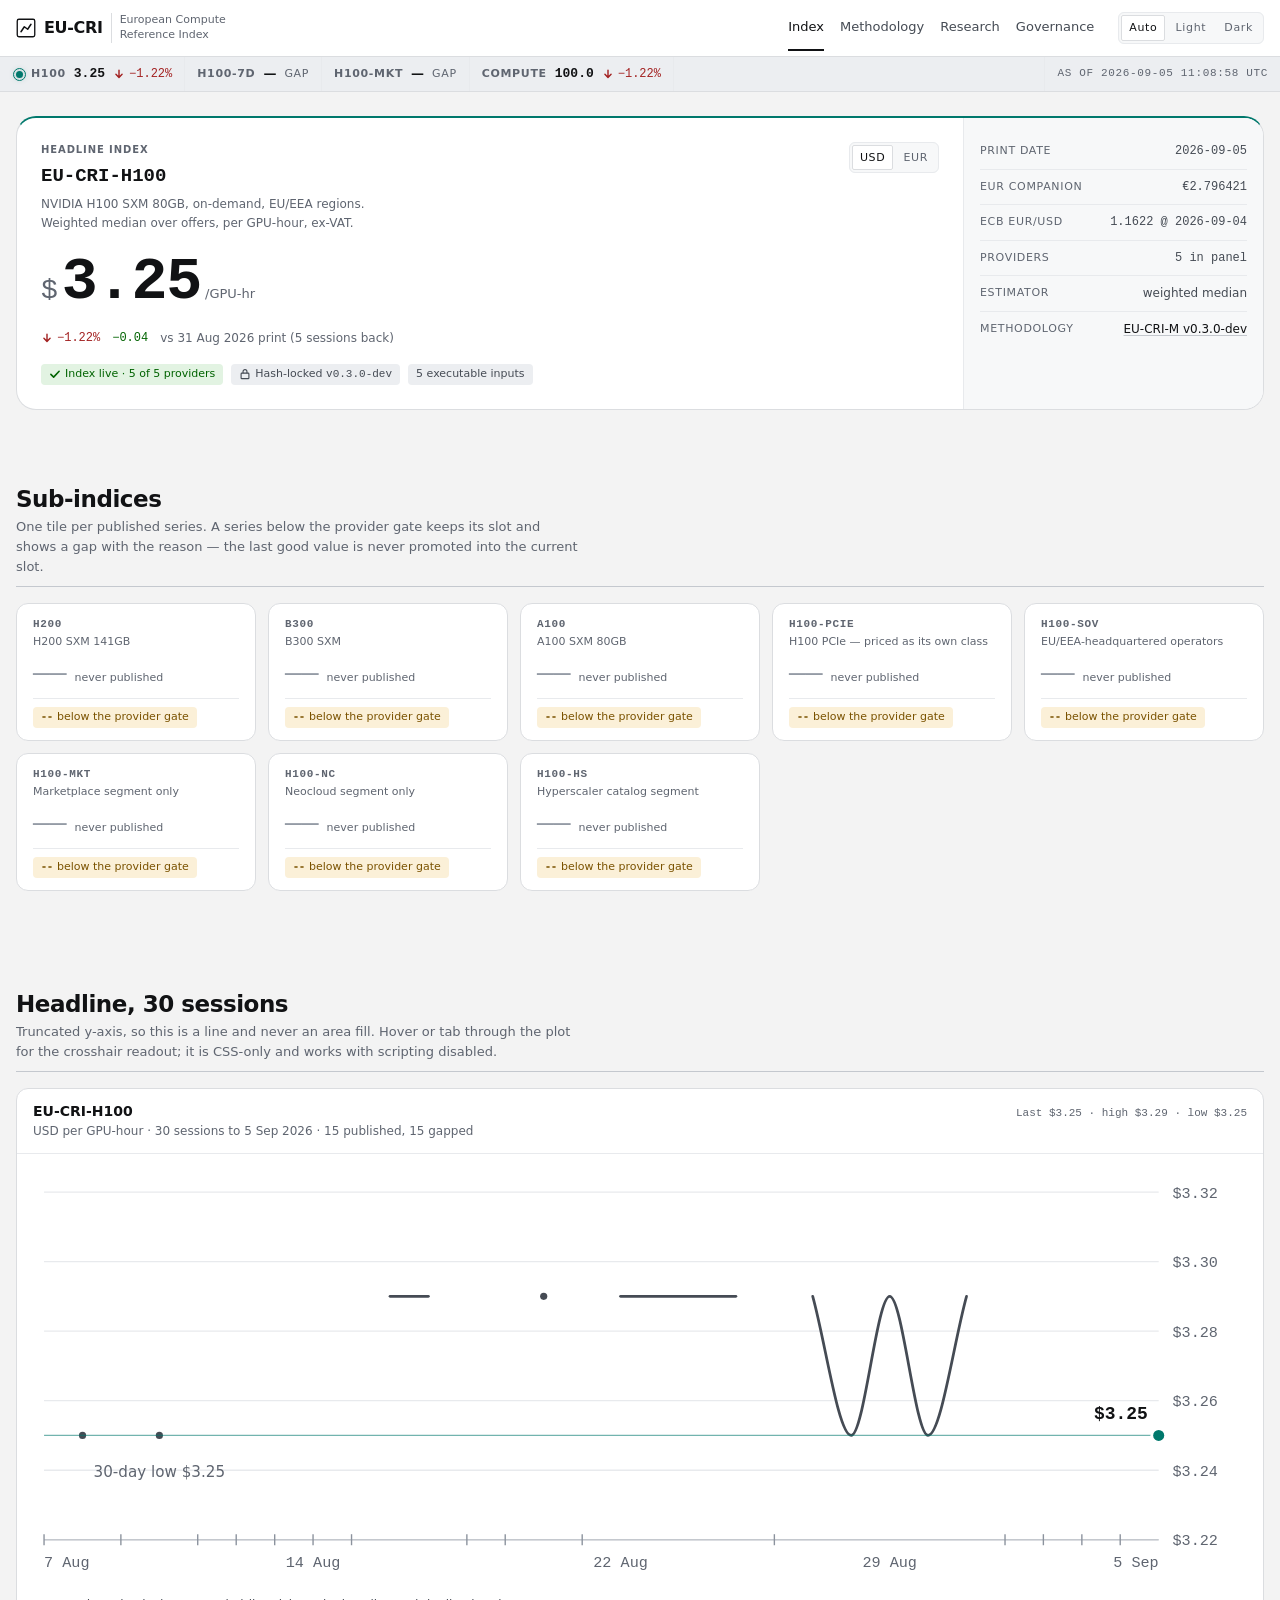
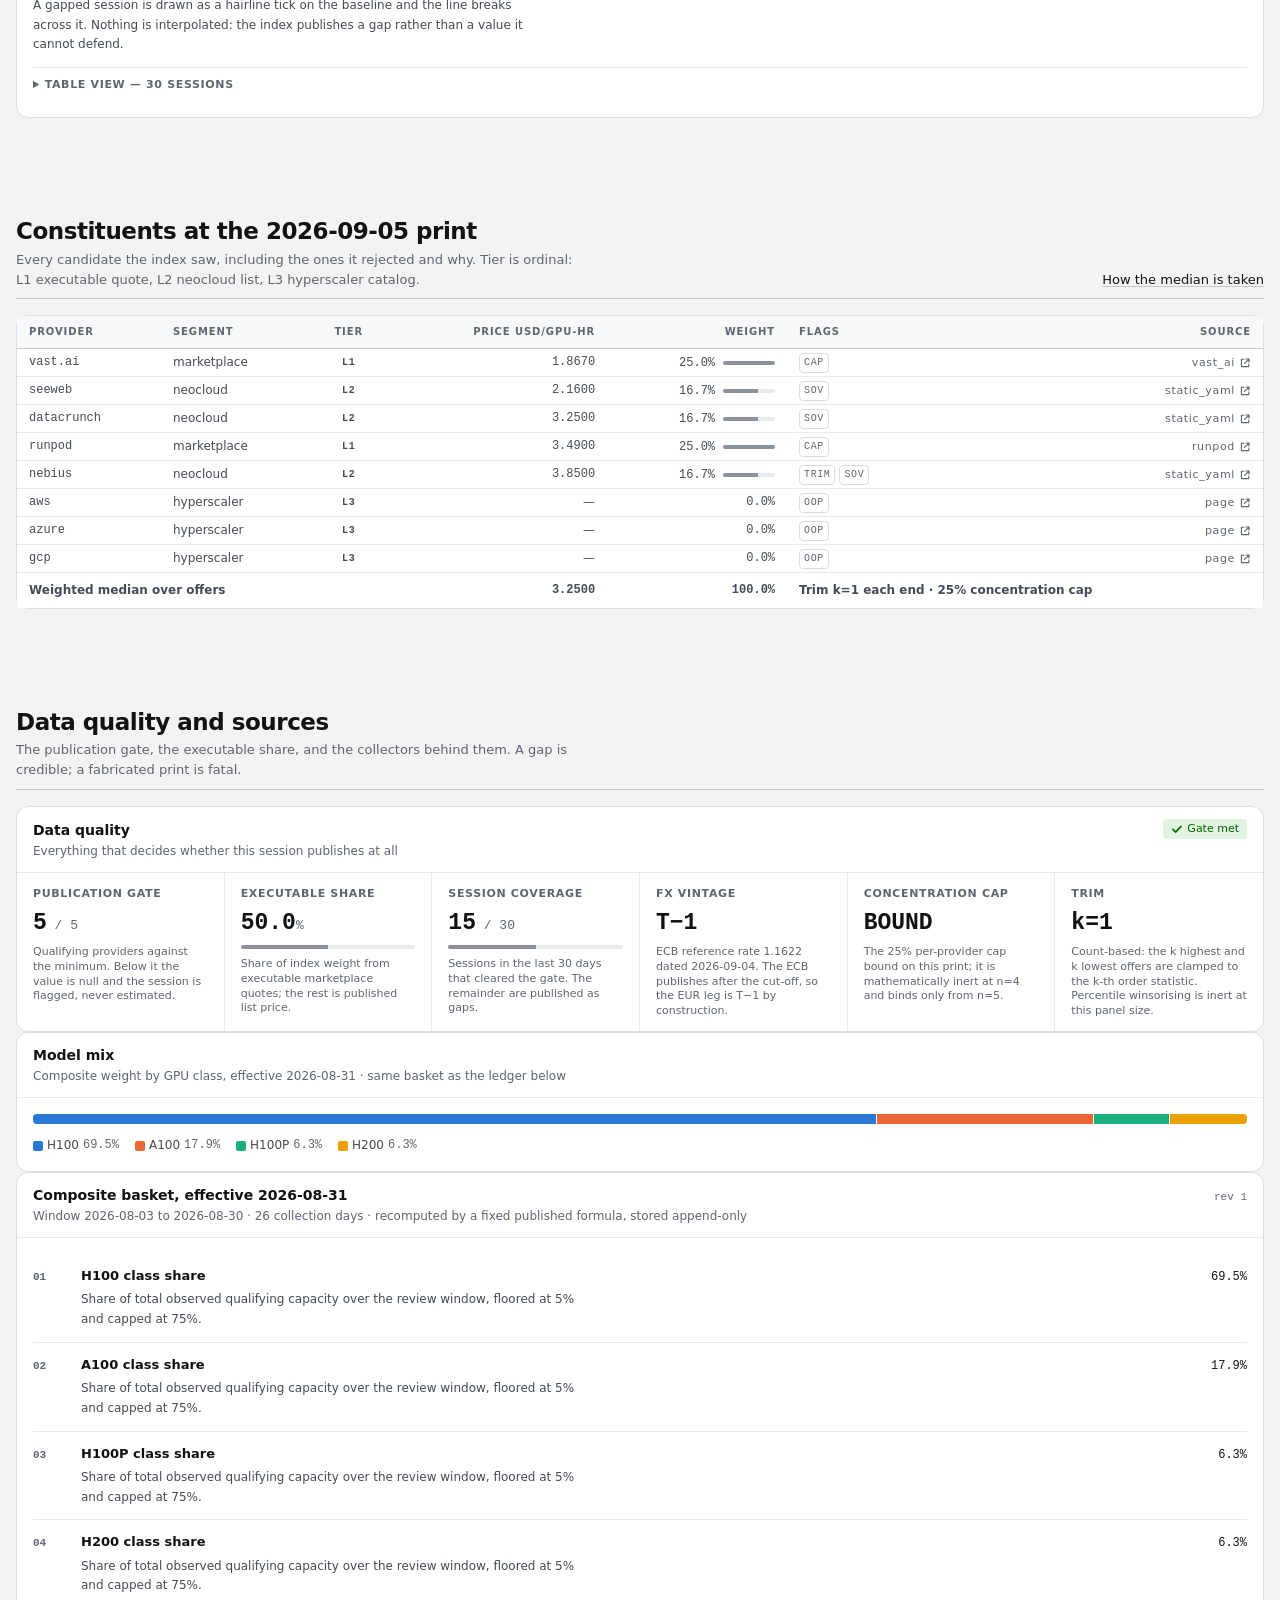
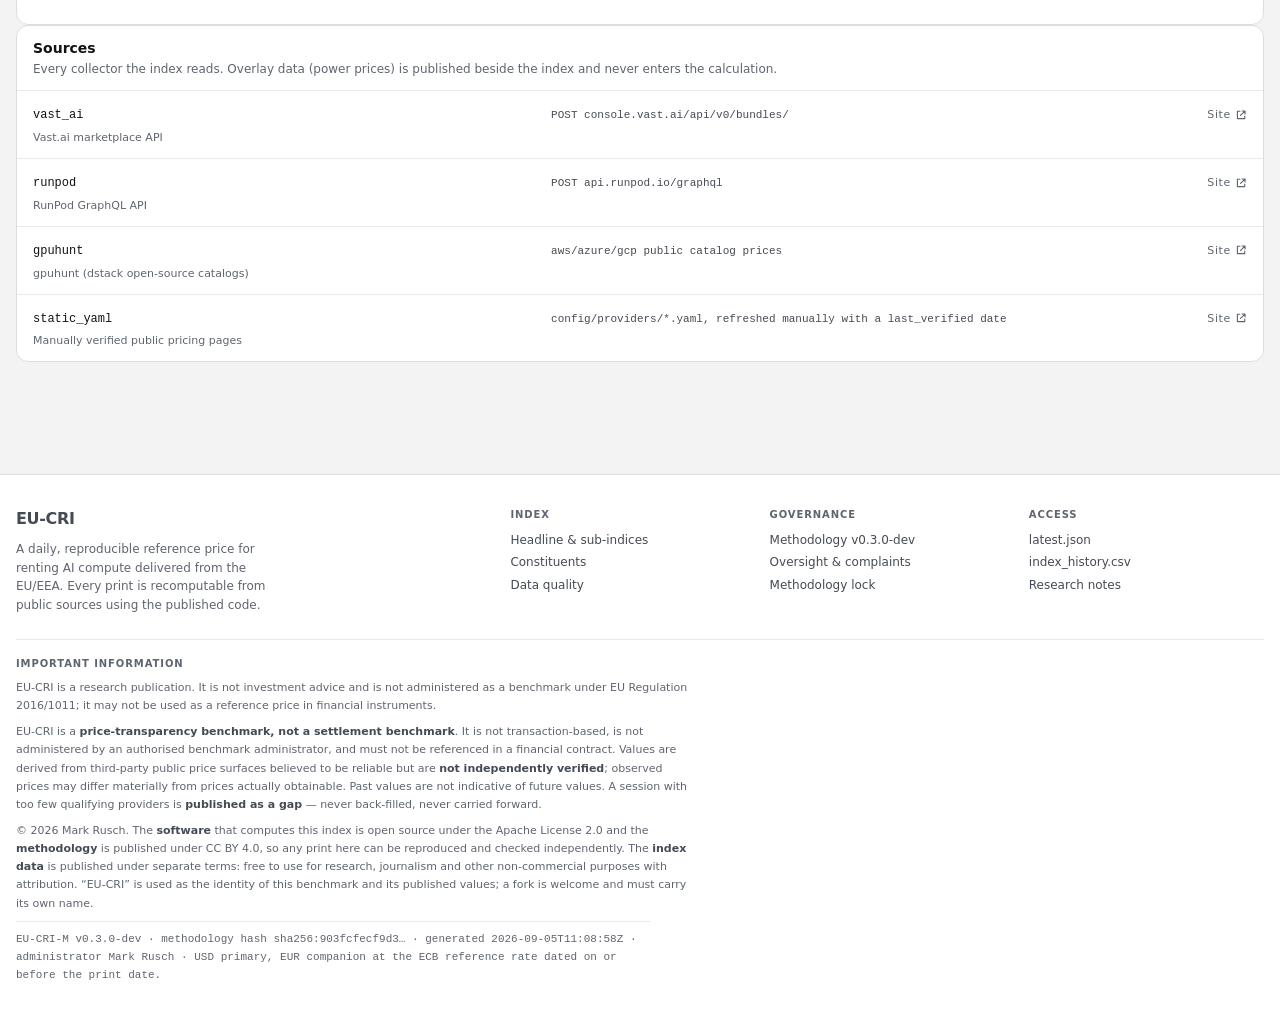
<file: site/index.html>
<!doctype html>
<html lang="en">
<head>
<meta charset="utf-8">
<meta name="viewport" content="width=device-width, initial-scale=1">
<title>EU-CRI — European Compute Reference Index — 2026-09-05</title>
<meta name="description" content="EU-CRI: a daily, reproducible reference price for renting AI compute delivered from the EU/EEA. Weighted median over offers, published with its full constituent set.">
<meta name="color-scheme" content="light dark">
<meta name="theme-color" media="(prefers-color-scheme: light)" content="#f3f3f3">
<meta name="theme-color" media="(prefers-color-scheme: dark)" content="#101113">
<link rel="icon" href="data:image/svg+xml,%3Csvg xmlns='http://www.w3.org/2000/svg' viewBox='0 0 32 32'%3E%3Crect width='32' height='32' rx='6' fill='%2317191c'/%3E%3Cpath d='M7 21 L13 13 L18 17 L25 9' fill='none' stroke='%232fd6c3' stroke-width='2.6' stroke-linecap='round' stroke-linejoin='round'/%3E%3C/svg%3E">
<script>(function(){try{var t=localStorage.getItem('eucri-theme');if(t==='light'||t==='dark')document.documentElement.setAttribute('data-theme',t);}catch(e){}document.documentElement.classList.add('js-boot');})();</script>
<style>
/* ==========================================================================
   EU-CRI — European Compute Reference Index
   DESIGN TOKENS  ·  v1.0  ·  the whole visual system, one file
   ==========================================================================

   HOW THIS FILE IS ORGANISED
   --------------------------
   §0  Reset-adjacent globals            §7   Diverging scale (basis ribbon)
   §1  Neutral ramp (cool slate)         §8   Typography
   §2  Semantic surfaces                 §9   Space
   §3  Ink (text)                        §10  Radii & borders
   §4  Lines, rules, focus               §11  Elevation
   §5  Brand accent (rationed)           §12  Motion
   §6  Status, delta, chart chrome,      §13  Layout
       categorical + sequential

   THE THREE RULES THAT MAKE THIS SYSTEM WORK
   ------------------------------------------
   1. THE ACCENT IS RATIONED. `--accent` is teal and it means ONE thing:
      "this is the live / current value." It is not a link colour by default,
      not a button colour by default, not a section-header colour, ever. If
      the teal appears more than a couple of times in a viewport, the system
      has been misused and the page has stopped signalling anything.
      (Lineage: Ornn ships exactly one saturated hex, used once, in a
      stylesheet otherwise made of ten greys.)

   2. THE BASE CARRIES NO HUE. The neutral ramp is a cool slate with no
      green, no navy, no warmth. All hue in the product comes from the
      accent, the status scale, and the chart palettes. Tinting the base
      spends the hue budget on chrome.

   3. COLOUR IS NEVER THE ONLY CHANNEL. Every status, every delta, every
      diverging value ships with a glyph, a sign, a direct label, or a
      table view beside it. See §6 and §7.

   THEMING CONTRACT
   ----------------
   The complete light palette lives on bare `:root`. Dark mode redefines
   ONLY the tokens that change, in two places:
     (a) `@media (prefers-color-scheme: dark) { :root:not([data-theme="light"]) }`
         — follows the OS, but yields to an explicit light stamp.
     (b) `:root[data-theme="dark"]`
         — an explicit toggle, declared after (a) so it wins in both
           directions.
   Non-colour tokens (type, space, radii, motion, layout) are declared once
   and never themed.

   NO EXTERNAL REQUESTS. System font stacks only. No @import, no url(),
   no remote anything. This file is safe under a strict CSP.
   ========================================================================== */


/* ==========================================================================
   :root — THE COMPLETE LIGHT PALETTE + ALL UNTHEMED TOKENS
   ========================================================================== */

:root {
  color-scheme: light;

  /* ------------------------------------------------------------------------
     §1  NEUTRAL RAMP — cool slate, no hue cast
     ------------------------------------------------------------------------
     The raw ladder. DO NOT reference these directly in component CSS —
     always go through a semantic token in §2/§3/§4. The ramp exists so new
     semantic tokens can be minted from steps that are already in the family.
     Numbering runs 0 (white) → 1000 (near-black); the number is a rough
     darkness position, not a fixed lightness value.
     ---------------------------------------------------------------------- */
  --slate-0:    #ffffff;   /* card / chart surface, light mode                */
  --slate-25:   #f7f8f9;   /* inset well — code blocks, table headers         */
  --slate-50:   #f3f3f3;   /* page plane, light mode                          */
  --slate-75:   #eceef1;   /* ticker strip, neutral chip fill                 */
  --slate-100:  #e8eaed;   /* chart gridline, table row rule                  */
  --slate-150:  #dbdde0;   /* structural border / hairline                    */
  --slate-200:  #c4c8ce;   /* chart axis + baseline, strong rule              */
  --slate-300:  #a2a9b3;   /* — dark-mode secondary-ish; unused in light      */
  --slate-350:  #949ba5;   /* NON-TEXT only in light (2.80:1). Disabled glyph */
  --slate-400:  #8b929d;   /* chart de-emphasis stroke, light (3.14:1)        */
  --slate-450:  #7b828c;   /* dark-mode de-emphasis stroke                    */
  --slate-500:  #5f6570;   /* light muted ink — smallest AA-safe grey (5.28+) */
  --slate-550:  #565c66;   /* reserved mid step                               */
  --slate-600:  #454b54;   /* light secondary ink; default chart line         */
  --slate-650:  #3d4045;   /* dark-mode strong rule                           */
  --slate-750:  #2a2d33;   /* dark-mode structural border                     */
  --slate-800:  #24272c;   /* dark-mode gridline / row rule                   */
  --slate-825:  #22262c;   /* dark-mode neutral chip fill                     */
  --slate-850:  #1c1f24;   /* dark-mode inset well                            */
  --slate-875:  #17191c;   /* dark-mode card / chart surface                  */
  --slate-925:  #101113;   /* dark-mode page plane                            */
  --slate-950:  #0b0c0e;   /* dark-mode masthead / footer plane               */
  --slate-1000: #08090a;   /* deepest step — hard borders on dark             */

  /* ------------------------------------------------------------------------
     §2  SEMANTIC SURFACES
     ------------------------------------------------------------------------
     Four planes, and that is the whole depth model. There is no fifth.
     Depth is expressed by surface + hairline, not by shadow (see §11).
     ---------------------------------------------------------------------- */
  --page:            var(--slate-50);   /* the page body. Always set explicitly
                                           on <body> — never leave transparent. */
  --surface:         var(--slate-0);    /* cards, panels, table bodies, the
                                           surface every chart is drawn on.     */
  --surface-inset:   var(--slate-25);   /* recessed wells: code blocks, table
                                           headers, footnote strips.            */
  --surface-strip:   var(--slate-75);   /* the ticker strip + any full-bleed
                                           band that must read denser than the
                                           page but flatter than a card.        */
  --surface-chrome:  var(--slate-0);    /* masthead / footer plane.             */
  --surface-hover:   var(--slate-25);   /* ghost wash on row + control hover.
                                           Never a saturated hover state.       */
  --surface-active:  var(--slate-75);   /* pressed / selected row.              */

  /* ------------------------------------------------------------------------
     §3  INK — text colour
     ------------------------------------------------------------------------
     Three text levels, and one non-text grey. Every text level clears
     WCAG AA 4.5:1 on EVERY surface in §2 — checked, not assumed. Ratios in
     DESIGN.md. If you need a fourth level, you have a hierarchy problem,
     not a token problem.
     ---------------------------------------------------------------------- */
  --ink:           var(--slate-1000);  /* overridden below — see note          */
  --ink-1:         #111214;            /* primary: headings, prices, values.
                                          18.7:1 on surface, 16.9:1 on page.    */
  --ink-2:         var(--slate-600);   /* secondary: body prose, table cells.
                                          8.8:1 / 7.9:1.                        */
  --ink-3:         var(--slate-500);   /* muted: labels, captions, units, axis
                                          tick text, timestamps. 5.9:1 / 5.3:1.
                                          THIS IS THE FLOOR FOR TEXT.           */
  --ink-faint:     var(--slate-350);   /* NOT FOR TEXT (2.8:1). Disabled
                                          controls, decorative glyphs, the
                                          inactive half of a toggle only.       */
  --ink-inverse:   #ffffff;            /* text on a filled accent/status mark. */

  /* ------------------------------------------------------------------------
     §4  LINES, RULES, FOCUS
     ------------------------------------------------------------------------
     Everything structural is a 1px hairline. There are no 2px dividers, no
     dashed rules anywhere (dashes read as "projection" in a data product),
     and no double borders.
     ---------------------------------------------------------------------- */
  --rule:          var(--slate-100);   /* table row dividers, ledger rows,
                                          the densest separator.               */
  --rule-strong:   var(--slate-150);   /* card borders, section boundaries.    */
  --rule-heavy:    var(--slate-200);   /* the one rule under a table head; the
                                          chart baseline. Use sparingly.       */
  --focus-ring:    var(--accent);      /* 2px solid + 2px offset. Never remove
                                          focus; restyle it.                   */
  --focus-offset:  2px;
  --focus-width:   2px;

  /* ------------------------------------------------------------------------
     §5  BRAND ACCENT — teal, RATIONED
     ------------------------------------------------------------------------
     Meaning: "live / current / this is the number the page is about."
     Lineage: Nord Pool's power-market teal, deepened for contrast. Chosen
     over blue because every comparable in the category (Ornn, Deribit,
     Linear, generic fintech) defaults to blue, and blue is already spoken
     for as categorical slot 1 in charts.

     BUDGET: at most ~3 accent marks per viewport. In practice that is the
     hero rule, the live dot, and the chart's current-value marker.
     ---------------------------------------------------------------------- */
  --accent:        #00786c;   /* MARKS ONLY — rules, dots, chart markers,
                                 filled button backgrounds. 5.4:1 on surface. */
  --accent-ink:    #00655c;   /* TEXT — links, accented labels. 7.0:1 on
                                 surface, 6.3:1 on page. Use this, not
                                 --accent, whenever the teal is a glyph the
                                 reader must read.                            */
  --accent-wash:   #dff0ed;   /* the only tinted fill: L1 badge, selected
                                 state, accent callout rail background.       */
  --on-accent:     #ffffff;   /* text on an --accent fill. 5.4:1.             */

  /* ------------------------------------------------------------------------
     §6  STATUS — fixed scale, reserved meaning
     ------------------------------------------------------------------------
     These four steps are FIXED and identical in both themes. They are never
     reused as "series 5", and a categorical series colour is never used for
     status. Every status mark ships with an icon AND a text label — on the
     light surface `warning` (1.8:1) and `serious` (2.6:1) are deliberately
     below 3:1, and the icon+label pairing is the mitigation.

     Each status has THREE tokens with three different jobs:
       --status-x        the MARK   — dot, icon fill, chart mark. Non-text.
       --status-x-ink    the TEXT   — AA-safe on --surface and --status-x-bg.
       --status-x-bg     the WASH   — chip background only. Never a table-cell
                                      fill: full-cell colour washes are the
                                      single fastest way to look like a retail
                                      trading app instead of a benchmark.
     ---------------------------------------------------------------------- */
  --status-good:       #0ca30c;
  --status-good-ink:   #006300;
  --status-good-bg:    #e2f3e2;

  --status-warning:    #fab219;
  --status-warning-ink:#7a5200;
  --status-warning-bg: #fbf0d8;

  --status-serious:    #ec835a;
  --status-serious-ink:#8f4420;
  --status-serious-bg: #fbeae2;

  --status-critical:   #d03b3b;
  --status-critical-ink:#a32222;
  --status-critical-bg:#fbe6e6;

  --status-neutral:    var(--slate-400);
  --status-neutral-ink:var(--ink-2);
  --status-neutral-bg: var(--slate-75);

  /* ---- DELTA -------------------------------------------------------------
     Price movement. Text-safe steps derived from the status scale — NOT the
     status marks themselves, which are too light to read as text on white.
     ALWAYS rendered with a visible +/− sign and a hairline arrow glyph, so
     the colour is redundant. Never a background wash on the cell.
     ---------------------------------------------------------------------- */
  --delta-up:      var(--status-good-ink);   /* 7.5:1 */
  --delta-down:    var(--status-critical-ink);/* 7.5:1 */
  --delta-flat:    var(--ink-3);              /* 5.9:1 */

  /* ---- TIER BADGES -------------------------------------------------------
     L1 = verified transacted price · L2 = published API/list with observed
     fills · L3 = list price only. This is an ORDINAL scale (the order is the
     meaning), so it is encoded by ink weight + wash lightness, not by hue —
     only L1 earns the accent, because L1 is the tier the index trusts.
     ---------------------------------------------------------------------- */
  --tier-1-ink:  var(--accent-ink);   --tier-1-bg: var(--accent-wash);
  --tier-2-ink:  var(--ink-2);        --tier-2-bg: var(--slate-75);
  --tier-3-ink:  var(--ink-3);        --tier-3-bg: var(--slate-25);

  /* ------------------------------------------------------------------------
     §6b  CHART CHROME
     ------------------------------------------------------------------------
     The non-data ink in a chart. All of it recessive: gridlines one step off
     the surface, solid hairlines only, never dashed.

     THE HOUSE CHART RULE: a chart is GREYSCALE by default. `--chart-line` is
     the default single-series stroke. The categorical palette (§6c) comes out
     only when two or more series genuinely need identity. The accent marks
     the current value and nothing else.
     ---------------------------------------------------------------------- */
  --chart-surface: var(--surface);
  --chart-grid:    var(--slate-100);  /* 1px solid. Recessive.                */
  --chart-axis:    var(--slate-200);  /* baseline + axis rule.                */
  --chart-label:   var(--ink-3);      /* axis tick text — AA-safe, 5.9:1.     */
  --chart-line:    var(--slate-600);  /* default single series, 2px. 8.8:1.   */
  --chart-wash:    rgba(69, 75, 84, 0.08); /* area fill under --chart-line.   */
  --chart-deemph:  var(--slate-400);  /* sparkline body, context series.
                                         3.14:1 — clears the 3:1 mark floor.  */
  --chart-marker:  var(--accent);     /* current-value dot + hairline. ONE
                                         per chart.                           */
  --chart-ring:    var(--surface);    /* 2px surface ring on overlapping dots */
  --chart-crosshair: var(--slate-300);/* hover hairline.                      */
  --chart-gap:     2px;               /* surface gap between touching marks.  */

  /* ------------------------------------------------------------------------
     §6c  CATEGORICAL PALETTE — fixed order, NEVER cycled
     ------------------------------------------------------------------------
     Validated (dataviz validator, both modes, against THIS system's surfaces
     #ffffff / #17191c): lightness band PASS, chroma floor PASS, CVD
     separation PASS (worst adjacent ΔE 9.1 light / 8.4 dark, protanopia,
     Machado 2009 @1.0), normal-vision floor PASS (19.6 / 19.3).

     RULES
     · Assign in slot order 1,2,3… Colour follows the ENTITY, never its rank —
       filtering a series out must not repaint the survivors.
     · There is no slot 9. A ninth series folds into "Other", facets into
       small multiples, or the chart form changes.
     · Scatter / bubble / choropleth / small-multiples use the ALL-PAIRS test
       and are capped at THREE slots. Past three, facet.
     · LIGHT-MODE RELIEF RULE: slots 3 (2.82:1), 4 (2.17:1) and 5 (2.69:1) sit
       below 3:1 on white. Wherever they appear, ship visible direct labels or
       the table view. This is not dismissable.
     · Text never wears a series colour. A coloured mark sits BESIDE the label.
     ---------------------------------------------------------------------- */
  --series-1: #2a78d6;  /* blue    4.42:1 */
  --series-2: #eb6834;  /* orange  3.20:1 */
  --series-3: #1baf7a;  /* aqua    2.82:1  ← relief required */
  --series-4: #eda100;  /* yellow  2.17:1  ← relief required */
  --series-5: #e87ba4;  /* magenta 2.69:1  ← relief required */
  --series-6: #008300;  /* green   4.95:1 */
  --series-7: #4a3aa7;  /* violet  8.56:1 */
  --series-8: #e34948;  /* red     3.95:1 */

  /* ------------------------------------------------------------------------
     §6d  SEQUENTIAL RAMP — one hue, light → dark, for MAGNITUDE
     ------------------------------------------------------------------------
     Blue. Heatmaps, choropleths, weight-share intensity. For an ORDINAL use
     (discrete ordered marks) do not go lighter than --seq-250 on light or
     darker than --seq-600 on dark — those are the 2:1-vs-surface floors.
     ---------------------------------------------------------------------- */
  --seq-100: #cde2fb;  --seq-150: #b7d3f6;  --seq-200: #9ec5f4;
  --seq-250: #86b6ef;  --seq-300: #6da7ec;  --seq-350: #5598e7;
  --seq-400: #3987e5;  --seq-450: #2a78d6;  --seq-500: #256abf;
  --seq-550: #1c5cab;  --seq-600: #184f95;  --seq-650: #104281;
  --seq-700: #0d366b;

  /* ------------------------------------------------------------------------
     §7  DIVERGING SCALE — the basis ribbon
     ------------------------------------------------------------------------
     The signature device. Encodes the EU-vs-global spread: which side of
     zero, and how far.

       COOL (blue)  = EU DISCOUNT — European compute cheaper than the
                      global reference.
       NEUTRAL      = flat. A GREY, never a hue — the midpoint has to read
                      as "nothing happened".
       WARM (orange)= EU PREMIUM — European compute dearer.

     Poles are the categorical slot-1 blue and slot-2 orange hues, so the
     colourblind-safety of those hues carries over. Warm/cool poles read as
     opposite; blue↔aqua would not. Four equal steps per arm; both arms pass
     the ordinal check in both modes (monotone lightness, adjacent ΔL ≥ 0.06,
     near-surface end ≥ 2:1, single hue).

     BINS (absolute basis, $/GPU-hr):  1: <0.10   2: 0.10–0.20
                                       3: 0.20–0.32   4: ≥0.32

     MANDATORY COMPANIONS: a scale legend, and a table view. Colour is
     paired with column DIRECTION (up = premium, down = discount) so sign is
     never carried by hue alone.
     ---------------------------------------------------------------------- */
  --div-cool-4: #1c5cab;   /* deepest discount   6.63:1 */
  --div-cool-3: #2a78d6;   /*                    4.42:1 */
  --div-cool-2: #5598e7;   /*                    2.99:1 */
  --div-cool-1: #86b6ef;   /* nearest zero       2.11:1 */
  --div-mid:    #edeff2;   /* neutral grey midpoint     */
  --div-warm-1: #e89d83;   /* nearest zero       2.19:1 */
  --div-warm-2: #da7550;   /*                    3.16:1 */
  --div-warm-3: #c54e1c;   /*                    4.69:1 */
  --div-warm-4: #9c390c;   /* deepest premium    6.99:1 */
  /* Ink for a label set INSIDE a diverging fill — pick by the fill's
     luminance so it always clears contrast. */
  --div-ink-on-deep:  #ffffff;   /* on arms 3–4: 6.6:1 / 7.0:1 */
  --div-ink-on-light: var(--ink-1); /* on arms 1–2: 8.9:1 / 8.6:1 */

  /* ------------------------------------------------------------------------
     §8  TYPOGRAPHY — three system stacks, three jobs
     ------------------------------------------------------------------------
     No webfonts. No @font-face. System stacks only, chosen so the fallback
     chain lands on a grotesque / a mono / a transitional serif on every
     platform.
       SANS  — all UI, all prose. The workhorse.
       MONO  — EVERY numeral the reader might compare: prices, deltas,
               weights, timestamps, hashes, versions, axis ticks. This is the
               institutional tell; proportional figures in a price column is
               the fastest way to look un-audited.
       SERIF — editorial display ONLY: methodology and research page
               headlines, pull quotes. Never on a price, never in a chart,
               never in the UI. (A serif on a hero figure reads as
               decoration; the hero price uses MONO.)
     ---------------------------------------------------------------------- */
  --font-sans: system-ui, -apple-system, BlinkMacSystemFont, "Segoe UI",
               Roboto, "Helvetica Neue", Arial, sans-serif;
  --font-mono: ui-monospace, "SF Mono", SFMono-Regular, "Cascadia Mono",
               "Segoe UI Mono", "Roboto Mono", Menlo, Consolas,
               "Liberation Mono", monospace;
  --font-serif: "Iowan Old Style", "Palatino Linotype", Palatino, Palladio,
               "Hoefler Text", Georgia, "Times New Roman", serif;

  /* Type scale — 1.200 minor third, anchored at 14px body. Institutional
     products run one step smaller than consumer products; that is deliberate. */
  --text-3xs:  10px;   /* table-head labels, flag glyph text. ALL-CAPS only. */
  --text-2xs:  11px;   /* footnote refs, chip text, axis ticks               */
  --text-xs:   12px;   /* dense table cells, metadata lines                  */
  --text-sm:   13px;   /* secondary UI, ticker strip                         */
  --text-base: 14px;   /* body prose, default UI                             */
  --text-md:   16px;   /* lead paragraph, sub-index tile value               */
  --text-lg:   19px;   /* card / section headings                            */
  --text-xl:   23px;   /* page section headings                              */
  --text-2xl:  28px;   /* page title                                         */
  --text-3xl:  34px;   /* editorial display headline (serif)                 */
  --text-hero: 60px;   /* THE print. Exactly one per view.                   */

  --leading-tight:  1.15;  /* headings, the hero print                       */
  --leading-snug:   1.35;  /* table cells, tiles, chips                      */
  --leading-normal: 1.55;  /* UI text                                        */
  --leading-prose:  1.65;  /* body copy at --measure-prose                   */

  --weight-regular:  400;
  --weight-medium:   500;
  --weight-semibold: 600;
  --weight-bold:     700;

  --tracking-tight:  -0.02em;  /* the hero print + display sizes only        */
  --tracking-normal: 0;
  --tracking-wide:   0.06em;   /* small-caps-ish label runs                  */
  --tracking-caps:   0.09em;   /* --text-3xs ALL-CAPS table heads            */

  /* Numerals. Applied globally to mono in §0 below; stated here so it can be
     reasoned about as a token. Tabular + fixed decimals means a live cell
     never reflows on update. */
  --numeric-table: tabular-nums lining-nums;

  /* ------------------------------------------------------------------------
     §9  SPACE — 8px base, with a 4px half-step for dense grids
     ------------------------------------------------------------------------
     Outer rhythm is 8px. Inside a dense table or ticker the rhythm halves to
     4px — that nesting is what produces terminal density without the page
     itself feeling cramped.
     ---------------------------------------------------------------------- */
  --space-0:  0;
  --space-1:  2px;   /* the chart surface-gap; icon nudges                   */
  --space-2:  4px;   /* dense-grid half-step                                 */
  --space-3:  8px;   /* BASE                                                 */
  --space-4:  12px;
  --space-5:  16px;
  --space-6:  24px;
  --space-7:  32px;
  --space-8:  48px;
  --space-9:  64px;
  --space-10: 96px;  /* major section separation                             */

  /* ------------------------------------------------------------------------
     §10  RADII & BORDER WIDTHS
     ------------------------------------------------------------------------
     Nothing rounder than 20px, and only the hero print card earns the
     maximum — the one element the eye should land on first. Tables and the
     ticker stay square; density there reads as precision, not as chrome.
     ---------------------------------------------------------------------- */
  --radius-0:  0;      /* tables, ticker, full-bleed bands — square          */
  --radius-xs: 4px;    /* chips, badges, inline code                         */
  --radius-sm: 6px;    /* buttons, inputs                                    */
  --radius-md: 12px;   /* cards, panels, tiles                               */
  --radius-lg: 20px;   /* the hero print card only. THE MAXIMUM.             */
  --radius-pill: 999px;/* the live dot only                                  */

  --border-hairline: 1px;
  --border-marker:   2px;   /* the accent rule on the hero card; focus ring  */

  /* ------------------------------------------------------------------------
     §11  ELEVATION — shadow, glow, texture
     ------------------------------------------------------------------------
     Depth in this system is surface + hairline. --shadow-raised exists for
     genuinely floating layers only: the chart tooltip and a dropdown. A card
     never has a shadow. If you are reaching for a second shadow, use a
     hairline instead.

     --shadow-glow and --accent-glow are the one deliberate exception, and
     they are RATIONED exactly like --accent itself (§5): --accent-glow ships
     only on the live dot, --shadow-glow only on the hero print card. Both
     are inert (`none` / fully transparent) in light mode — a glow reads as
     ambient light, which only a dark surface can plausibly emit.

     --texture-dot is the same story for surface texture: a near-invisible
     dot grid, dark-mode only, on the masthead, hero and footer chrome. It is
     never a foreground channel — nothing is ever encoded in it.
     ---------------------------------------------------------------------- */
  --shadow-none:   none;
  --shadow-raised: 0 2px 8px rgba(17, 18, 20, 0.10),
                   0 0 0 1px rgba(17, 18, 20, 0.06);
  /* The same elevation expressed as a filter, for SVG tooltips — box-shadow
     does not apply inside SVG. Keep the two in step. */
  --shadow-raised-svg: drop-shadow(0 2px 8px rgba(17, 18, 20, 0.18));
  --shadow-glow:   none;                        /* hero card ambient ring    */
  --accent-glow:   rgba(0, 120, 108, 0.28);      /* live-dot halo            */
  --texture-dot:   none;                         /* masthead/hero/footer bg  */

  /* ------------------------------------------------------------------------
     §12  MOTION
     ------------------------------------------------------------------------
     Motion is functional or absent. The only animation in the product is the
     live-dot pulse and the tick flash. A tick flash is a brief OPACITY change
     on the changed cell — never a green/red background wash across the row.
     All of it collapses to nothing under prefers-reduced-motion (§0).
     ---------------------------------------------------------------------- */
  --dur-flash: 180ms;  /* the tick flash on an updated cell                  */
  --dur-fast:  120ms;  /* hover / focus state changes                        */
  --dur-base:  200ms;  /* disclosure, theme swap                             */
  --dur-pulse: 2400ms; /* the live dot. Slow enough to be ambient.           */
  --ease:      cubic-bezier(0.2, 0, 0.2, 1);

  /* ------------------------------------------------------------------------
     §13  LAYOUT
     ------------------------------------------------------------------------ */
  --content-max:   1280px;  /* the 12-column field                           */
  --measure-prose: 68ch;    /* body copy never exceeds this. Charts and
                               tables break out to full width.               */
  --row-h:         36px;    /* standard table row                            */
  --row-h-dense:   28px;    /* constituents grid, ticker — terminal density  */
  --strip-h:       34px;    /* the ticker strip                              */

  --z-base:    0;
  --z-sticky:  10;   /* masthead + ticker                                    */
  --z-overlay: 20;   /* chart tooltip                                        */
}


/* ==========================================================================
   DARK — (a) follows the OS, yields to an explicit light stamp
   Only the tokens that CHANGE are redefined. Type, space, radii, motion and
   layout are inherited untouched from :root.
   ========================================================================== */

@media (prefers-color-scheme: dark) {
  :root:not([data-theme="light"]) {
    color-scheme: dark;

    /* §2 surfaces — the plane order inverts: page is darker than card */
    --page:           var(--slate-925);
    --surface:        var(--slate-875);
    --surface-inset:  var(--slate-850);
    --surface-strip:  var(--slate-925);
    --surface-chrome: var(--slate-950);
    --surface-hover:  var(--slate-850);
    --surface-active: var(--slate-825);

    /* §3 ink — re-selected for the dark surface, not an automatic flip */
    --ink-1:       #f5f6f7;              /* 16.3:1 surface / 17.5:1 page      */
    --ink-2:       #c3c8d0;              /* 10.5:1 / 11.2:1                   */
    --ink-3:       var(--slate-300);     /*  7.4:1 /  8.0:1                   */
    --ink-faint:   var(--slate-450);     /*  4.5:1 — still non-text by policy */
    --ink-inverse: #08191c;

    /* §4 lines */
    --rule:        var(--slate-800);
    --rule-strong: var(--slate-750);
    --rule-heavy:  var(--slate-650);

    /* §5 accent — one step, bright enough to carry 3:1 as a mark and
       4.5:1 as text, so --accent and --accent-ink converge in dark */
    --accent:      #2fd6c3;   /* 9.7:1 on surface */
    --accent-ink:  #2fd6c3;   /* 9.7:1 */
    --accent-wash: #0d2b28;
    --on-accent:   #08191c;   /* 9.9:1 on the accent fill */

    /* §6 status — the four MARKS are fixed and do not change. Only the
       text-safe inks and the washes are re-selected for the dark surface. */
    --status-good-ink:     #0ca30c;  /* 5.3:1 */
    --status-good-bg:      #0e2413;
    --status-warning-ink:  #fab219;  /* 9.6:1 */
    --status-warning-bg:   #2a2109;
    --status-serious-ink:  #ec835a;  /* 6.7:1 */
    --status-serious-bg:   #2a1a12;
    --status-critical-ink: #ef7a7a;  /* 6.5:1 */
    --status-critical-bg:  #2c1516;
    --status-neutral:      var(--slate-450);
    --status-neutral-bg:   var(--slate-825);

    /* §6 tiers */
    --tier-2-bg: var(--slate-825);
    --tier-3-bg: var(--slate-850);

    /* §6b chart chrome */
    --chart-grid:      var(--slate-800);
    --chart-axis:      var(--slate-650);
    --chart-line:      var(--ink-2);                  /* 10.5:1 */
    --chart-wash:      rgba(195, 200, 208, 0.08);
    --chart-deemph:    var(--slate-450);              /*  4.5:1 */
    --chart-crosshair: var(--slate-550);

    /* §6c categorical — the same eight hues, RE-STEPPED for the dark
       surface (not a filter, not an automatic lighten). All eight clear
       3:1 on #17191c, so the light-mode relief rule does not apply here —
       but ship the labels anyway so both themes read identically. */
    --series-1: #3987e5;  /* 4.84:1 */
    --series-2: #d95926;  /* 4.54:1 */
    --series-3: #199e70;  /* 5.17:1 */
    --series-4: #c98500;  /* 5.74:1 */
    --series-5: #d55181;  /* 4.46:1 */
    --series-6: #008300;  /* 3.56:1 */
    --series-7: #9085e9;  /* 5.63:1 */
    --series-8: #e66767;  /* 5.45:1 */

    /* §7 diverging — the arms flip anchor: the step nearest zero is now the
       DARKEST, so "nearly flat" still recedes toward the surface. */
    --div-cool-4: #6da7ec;  /* 7.04:1 */
    --div-cool-3: #3987e5;  /* 4.84:1 */
    --div-cool-2: #256abf;  /* 3.26:1 */
    --div-cool-1: #184f95;  /* 2.17:1 */
    --div-mid:    #33373d;
    --div-warm-1: #883008;  /* 2.07:1 */
    --div-warm-2: #af4517;  /* 3.09:1 */
    --div-warm-3: #d45e2f;  /* 4.56:1 */
    --div-warm-4: #e28969;  /* 6.72:1 */
    --div-ink-on-deep:  var(--ink-1);   /* on arms 3–4 in dark: 7.5:1 / 7.9:1 */
    --div-ink-on-light: var(--ink-1);

    /* §11 elevation — a dark surface cannot be lifted by a darker shadow, so
       the ring does the work and the shadow only deepens the ground. */
    --shadow-raised: 0 2px 10px rgba(0, 0, 0, 0.55),
                     0 0 0 1px rgba(255, 255, 255, 0.10);
    --shadow-raised-svg: drop-shadow(0 2px 10px rgba(0, 0, 0, 0.7));
    --shadow-glow: 0 0 0 1px rgba(47, 214, 195, 0.22),
                   0 0 40px rgba(47, 214, 195, 0.13),
                   0 8px 24px rgba(0, 0, 0, 0.45);
    --accent-glow: rgba(47, 214, 195, 0.5);
    --texture-dot: radial-gradient(circle, rgba(255, 255, 255, 0.055) 1px, transparent 1.6px)
                   0 0/22px 22px;
  }
}


/* ==========================================================================
   DARK — (b) explicit toggle. Declared AFTER the media block so that
   data-theme="dark" wins under an OS set to light, and the :not() guard in
   (a) lets data-theme="light" win under an OS set to dark.
   Identical body to (a). Keep the two blocks in lockstep.
   ========================================================================== */

:root[data-theme="dark"] {
  color-scheme: dark;

  --page:           var(--slate-925);
  --surface:        var(--slate-875);
  --surface-inset:  var(--slate-850);
  --surface-strip:  var(--slate-925);
  --surface-chrome: var(--slate-950);
  --surface-hover:  var(--slate-850);
  --surface-active: var(--slate-825);

  --ink-1:       #f5f6f7;
  --ink-2:       #c3c8d0;
  --ink-3:       var(--slate-300);
  --ink-faint:   var(--slate-450);
  --ink-inverse: #08191c;

  --rule:        var(--slate-800);
  --rule-strong: var(--slate-750);
  --rule-heavy:  var(--slate-650);

  --accent:      #2fd6c3;
  --accent-ink:  #2fd6c3;
  --accent-wash: #0d2b28;
  --on-accent:   #08191c;

  --status-good-ink:     #0ca30c;
  --status-good-bg:      #0e2413;
  --status-warning-ink:  #fab219;
  --status-warning-bg:   #2a2109;
  --status-serious-ink:  #ec835a;
  --status-serious-bg:   #2a1a12;
  --status-critical-ink: #ef7a7a;
  --status-critical-bg:  #2c1516;
  --status-neutral:      var(--slate-450);
  --status-neutral-bg:   var(--slate-825);

  --tier-2-bg: var(--slate-825);
  --tier-3-bg: var(--slate-850);

  --chart-grid:      var(--slate-800);
  --chart-axis:      var(--slate-650);
  --chart-line:      var(--ink-2);
  --chart-wash:      rgba(195, 200, 208, 0.08);
  --chart-deemph:    var(--slate-450);
  --chart-crosshair: var(--slate-550);

  --series-1: #3987e5;
  --series-2: #d95926;
  --series-3: #199e70;
  --series-4: #c98500;
  --series-5: #d55181;
  --series-6: #008300;
  --series-7: #9085e9;
  --series-8: #e66767;

  --div-cool-4: #6da7ec;
  --div-cool-3: #3987e5;
  --div-cool-2: #256abf;
  --div-cool-1: #184f95;
  --div-mid:    #33373d;
  --div-warm-1: #883008;
  --div-warm-2: #af4517;
  --div-warm-3: #d45e2f;
  --div-warm-4: #e28969;
  --div-ink-on-deep:  var(--ink-1);
  --div-ink-on-light: var(--ink-1);

  --shadow-raised: 0 2px 10px rgba(0, 0, 0, 0.55),
                   0 0 0 1px rgba(255, 255, 255, 0.10);
  --shadow-raised-svg: drop-shadow(0 2px 10px rgba(0, 0, 0, 0.7));
  --shadow-glow: 0 0 0 1px rgba(47, 214, 195, 0.22),
                 0 0 40px rgba(47, 214, 195, 0.13),
                 0 8px 24px rgba(0, 0, 0, 0.45);
  --accent-glow: rgba(47, 214, 195, 0.5);
  --texture-dot: radial-gradient(circle, rgba(255, 255, 255, 0.055) 1px, transparent 1.6px)
                 0 0/22px 22px;
}


/* ==========================================================================
   §0  GLOBALS — the small amount of behaviour the tokens imply
   ========================================================================== */

*, *::before, *::after { box-sizing: border-box; }

html { -webkit-text-size-adjust: 100%; }

body {
  margin: 0;
  /* An explicit token background is mandatory: a transparent body borrows
     the host's theme and the whole palette comes apart. */
  background: var(--page);
  color: var(--ink-2);
  font-family: var(--font-sans);
  font-size: var(--text-base);
  line-height: var(--leading-normal);
  /* The page body never scrolls horizontally. Wide tables and charts scroll
     inside their own overflow-x container. */
  overflow-x: hidden;
}

/* Every numeral the reader might compare is mono, tabular, fixed-width. */
code, kbd, samp, pre,
.num, .mono {
  font-family: var(--font-mono);
  font-variant-numeric: var(--numeric-table);
  font-feature-settings: "tnum" 1, "lnum" 1;
}

:focus-visible {
  outline: var(--focus-width) solid var(--focus-ring);
  outline-offset: var(--focus-offset);
  border-radius: var(--radius-xs);
}

@media (prefers-reduced-motion: reduce) {
  *, *::before, *::after {
    animation-duration: 1ms !important;
    animation-iteration-count: 1 !important;
    transition-duration: 1ms !important;
    scroll-behavior: auto !important;
  }
}

/* forced-colors: let the OS palette through rather than fighting it. The
   texture channel (45°/135° hatch) is the identity backup here. */
@media (forced-colors: active) {
  :root { --shadow-raised: none; }
  .chip, .badge, .card { border: 1px solid CanvasText; }
}

/* ==========================================================================
   EU-CRI COMPONENT SHEET
   Every value below resolves to a token from tokens.css. If you find a raw
   hex, a raw px font-size, or a second box-shadow in here, it is a bug.
   ========================================================================== */

/* ---- utilities ---------------------------------------------------------- */
.wrap      { max-width: var(--content-max); margin-inline: auto; padding-inline: var(--space-5); }
.scroll-x  { overflow-x: auto; overscroll-behavior-x: contain; min-inline-size: 0; }

/* A grid or flex item defaults to min-width:auto, which is min-CONTENT — so a
   card holding a 660px-min chart refuses to shrink and pushes the whole page
   sideways on a phone. Every item that can hold a scroll container is pinned
   to min-inline-size:0 so the scroll container clips instead of the page. */
.split > *, .teaser > *, .two > *, .tiles > *, .footer__cols > *,
.card, .card__body, .nav, .metagrid dd { min-inline-size: 0; }
.ta-r      { text-align: right; }
.ta-c      { text-align: center; }
.strong    { color: var(--ink-1); font-weight: var(--weight-semibold); }
.u         { color: var(--ink-3); }
.trunc     { overflow: hidden; text-overflow: ellipsis; white-space: nowrap; }
.rule-v    { width: 1px; align-self: stretch; background: var(--rule-strong); }
.vh        { position:absolute; width:1px; height:1px; margin:-1px; padding:0;
             overflow:hidden; clip-path: inset(50%); white-space: nowrap; border:0; }
.eyebrow   { font-size: var(--text-3xs); text-transform: uppercase;
             letter-spacing: var(--tracking-caps); color: var(--ink-3);
             font-weight: var(--weight-semibold); }
.ico       { flex: none; display: block; }

/* ---- links -------------------------------------------------------------- */
a { color: var(--ink-1); text-decoration-color: var(--rule-heavy);
    text-underline-offset: 2px; text-decoration-thickness: 1px;
    transition: color var(--dur-fast) var(--ease), text-decoration-color var(--dur-fast) var(--ease); }
a:hover { color: var(--accent-ink); text-decoration-color: var(--accent-ink); }
.link-quiet { color: var(--ink-2); text-decoration: none; }
.link-quiet:hover { color: var(--accent-ink); text-decoration: underline; }

/* ---- MASTHEAD ----------------------------------------------------------- */
.masthead { position: sticky; top: 0; z-index: var(--z-sticky); }
.masthead__bar { background: var(--texture-dot), var(--surface-chrome); border-bottom: var(--border-hairline) solid var(--rule-strong); }
.masthead__inner { display: flex; align-items: center; gap: var(--space-6); min-height: 56px; }
.wordmark { display: flex; align-items: center; gap: var(--space-3); text-decoration: none; color: var(--ink-1); flex: none; }
.wordmark__mark { color: var(--ink-1); }
.wordmark__text { font-weight: var(--weight-bold); font-size: var(--text-md);
                  letter-spacing: var(--tracking-tight); }
.wordmark__sub  { font-size: var(--text-2xs); color: var(--ink-3); border-left: var(--border-hairline) solid var(--rule-strong);
                  padding-left: var(--space-3); max-width: 18ch; line-height: var(--leading-snug); }
.nav { display: flex; gap: var(--space-5); margin-inline-start: auto; flex-wrap: wrap; }
.nav a { font-size: var(--text-sm); color: var(--ink-2); text-decoration: none; padding-block: var(--space-4);
         border-bottom: var(--border-marker) solid transparent; }
.nav a:hover { color: var(--ink-1); }
.nav a[aria-current="page"] { color: var(--ink-1); font-weight: var(--weight-medium); border-bottom-color: var(--ink-1); }
.masthead__tools { flex: none; }

/* ---- TICKER STRIP ------------------------------------------------------- */
.ticker { background: var(--surface-strip); border-bottom: var(--border-hairline) solid var(--rule-strong); }
.ticker__track { display: flex; max-width: var(--content-max); margin-inline: auto; }
.ticker__item { display: flex; align-items: center; gap: var(--space-3); white-space: nowrap;
                height: var(--strip-h); padding-inline: var(--space-4);
                border-right: var(--border-hairline) solid var(--rule); }
.ticker__item:first-child { padding-inline-start: var(--space-5); }
.ticker__item--meta { margin-inline-start: auto; border-right: 0; border-left: var(--border-hairline) solid var(--rule); }
.ticker__sym  { font-size: var(--text-2xs); letter-spacing: var(--tracking-wide);
                text-transform: uppercase; color: var(--ink-3); font-weight: var(--weight-semibold); }
.ticker__val  { font-size: var(--text-sm); color: var(--ink-1); font-weight: var(--weight-semibold); }
.ticker__stamp{ font-size: var(--text-2xs); color: var(--ink-3); letter-spacing: var(--tracking-wide); }

/* the only ambient motion in the product */
.live-dot { position: relative; inline-size: 7px; block-size: 7px; flex: none;
            border-radius: var(--radius-pill); background: var(--accent);
            box-shadow: 0 0 6px 1px var(--accent-glow); }
.live-dot::after { content: ""; position: absolute; inset: -3px; border-radius: inherit;
                   border: var(--border-hairline) solid var(--accent);
                   animation: cri-pulse var(--dur-pulse) var(--ease) infinite; }
@keyframes cri-pulse { 0% { opacity: .8; transform: scale(.6); } 70%,100% { opacity: 0; transform: scale(1.6); } }

/* ---- DELTA -------------------------------------------------------------- */
.delta { display: inline-flex; align-items: center; gap: var(--space-2);
         font-size: var(--text-xs); font-weight: var(--weight-medium); }
.delta .num { font-size: inherit; }
.delta--up   { color: var(--delta-up); }
.delta--down { color: var(--delta-down); }
.delta--flat { color: var(--delta-flat); }
/* Tick flash: opacity on the changed cell only. Never a row-wide colour wash. */
@keyframes cri-flash { from { opacity: .35; } to { opacity: 1; } }
.is-ticked { animation: cri-flash var(--dur-flash) var(--ease) 1; }

/* ---- CHIPS & BADGES ----------------------------------------------------- */
.chip { display: inline-flex; align-items: center; gap: var(--space-2);
        padding: 3px var(--space-3); border-radius: var(--radius-xs);
        font-size: var(--text-2xs); font-weight: var(--weight-medium);
        line-height: var(--leading-snug); white-space: nowrap; }
.chip--good     { color: var(--status-good-ink);     background: var(--status-good-bg); }
.chip--warning  { color: var(--status-warning-ink);  background: var(--status-warning-bg); }
.chip--serious  { color: var(--status-serious-ink);  background: var(--status-serious-bg); }
.chip--critical { color: var(--status-critical-ink); background: var(--status-critical-bg); }
.chip--neutral  { color: var(--status-neutral-ink);  background: var(--status-neutral-bg); }

.badge { display: inline-block; min-inline-size: 26px; padding: 2px var(--space-2);
         border-radius: var(--radius-xs); font-family: var(--font-mono);
         font-size: var(--text-3xs); font-weight: var(--weight-semibold);
         letter-spacing: var(--tracking-wide); text-align: center; }
.badge--t1 { color: var(--tier-1-ink); background: var(--tier-1-bg); }
.badge--t2 { color: var(--tier-2-ink); background: var(--tier-2-bg); }
.badge--t3 { color: var(--tier-3-ink); background: var(--tier-3-bg); }

.flag { display: inline-block; margin-inline-end: var(--space-2);
        padding: 1px var(--space-2); border: var(--border-hairline) solid var(--rule-strong);
        border-radius: var(--radius-xs); font-family: var(--font-mono);
        font-size: var(--text-3xs); letter-spacing: var(--tracking-wide); color: var(--ink-3); }

/* ---- CARDS & SECTIONS --------------------------------------------------- */
.card { background: var(--surface); border: var(--border-hairline) solid var(--rule-strong);
        border-radius: var(--radius-md); }
.card__head { display: flex; align-items: baseline; gap: var(--space-4); flex-wrap: wrap;
              padding: var(--space-4) var(--space-5);
              border-bottom: var(--border-hairline) solid var(--rule); }
.card__title { margin: 0; font-size: var(--text-base); font-weight: var(--weight-semibold); color: var(--ink-1); }
.card__sub   { margin: 0; font-size: var(--text-xs); color: var(--ink-3); }
.card__meta  { margin-inline-start: auto; font-size: var(--text-2xs); color: var(--ink-3); }
.card__body  { padding: var(--space-5); }
.card__body--flush { padding: 0; }

.section { padding-block: var(--space-8); }
.section__head { display: flex; align-items: flex-end; gap: var(--space-4); flex-wrap: wrap;
                 margin-bottom: var(--space-5); padding-bottom: var(--space-3);
                 border-bottom: var(--border-hairline) solid var(--rule-heavy); }
.section__h { margin: 0; font-size: var(--text-xl); font-weight: var(--weight-semibold);
              color: var(--ink-1); letter-spacing: var(--tracking-tight); }
.section__dek { margin: 0; font-size: var(--text-sm); color: var(--ink-3); max-width: var(--measure-prose); }
.section__link { margin-inline-start: auto; font-size: var(--text-sm); }

/* ---- HERO PRINT CARD ---------------------------------------------------- */
/* The one place the accent becomes structure: a 2px rule across the top. */
.print { display: grid; grid-template-columns: minmax(0,1fr) 300px;
         background: var(--texture-dot), var(--surface);
         border: var(--border-hairline) solid var(--rule-strong);
         border-top: var(--border-marker) solid var(--accent);
         border-radius: var(--radius-lg); overflow: hidden;
         box-shadow: var(--shadow-glow); }
.print__main { padding: var(--space-6); min-width: 0; }
.print__head { display: flex; gap: var(--space-5); align-items: flex-start; justify-content: space-between; flex-wrap: wrap; }
.print__sym  { margin: var(--space-2) 0 0; font-size: var(--text-lg); font-weight: var(--weight-semibold);
               color: var(--ink-1); font-family: var(--font-mono); letter-spacing: var(--tracking-normal); }
.print__desc { margin: var(--space-2) 0 0; font-size: var(--text-xs); color: var(--ink-3); max-width: 46ch; }

.print__figure { display: flex; align-items: baseline; gap: var(--space-2); margin-top: var(--space-5); }
.print__ccy   { font-family: var(--font-mono); font-size: var(--text-2xl); color: var(--ink-3); font-weight: var(--weight-medium); }
.print__value { font-family: var(--font-mono); font-size: var(--text-hero); line-height: var(--leading-tight);
                font-weight: var(--weight-semibold); color: var(--ink-1); letter-spacing: var(--tracking-tight); }
.print__unit  { font-size: var(--text-sm); color: var(--ink-3); }

.print__row { display: flex; align-items: center; gap: var(--space-4); flex-wrap: wrap;
              margin-top: var(--space-4); font-size: var(--text-xs); }
.print__abs   { color: var(--delta-up); font-weight: var(--weight-medium); }
.print__vs    { color: var(--ink-3); }
.print__range { color: var(--ink-3); }
.print__chips { display: flex; gap: var(--space-3); flex-wrap: wrap; margin-top: var(--space-5); }

.print__meta { border-left: var(--border-hairline) solid var(--rule); background: var(--surface-inset);
               padding: var(--space-5) var(--space-5) var(--space-4); }
.metagrid { margin: 0; display: grid; gap: 0; }
.metagrid > div { display: flex; justify-content: space-between; gap: var(--space-3);
                  padding-block: var(--space-3); border-bottom: var(--border-hairline) solid var(--rule); }
.metagrid > div:last-child { border-bottom: 0; }
.metagrid dt { font-size: var(--text-2xs); color: var(--ink-3); text-transform: uppercase;
               letter-spacing: var(--tracking-wide); white-space: nowrap; }
.metagrid dd { margin: 0; font-size: var(--text-xs); color: var(--ink-2); text-align: right; min-width: 0; }

/* ---- SUB-INDEX TILES ---------------------------------------------------- */
.tiles { display: grid; grid-template-columns: repeat(auto-fit, minmax(220px, 1fr)); gap: var(--space-4); }
.tile { background: var(--surface); border: var(--border-hairline) solid var(--rule-strong);
        border-radius: var(--radius-md); padding: var(--space-4) var(--space-5) var(--space-4); }
.tile__sym  { font-family: var(--font-mono); font-size: var(--text-2xs); letter-spacing: var(--tracking-wide);
              color: var(--ink-3); font-weight: var(--weight-semibold); }
.tile__body { display: flex; align-items: flex-end; justify-content: space-between; gap: var(--space-4); margin-top: var(--space-3); }
.tile__num  { display: flex; align-items: baseline; gap: 1px; }
.tile__ccy  { font-family: var(--font-mono); font-size: var(--text-md); color: var(--ink-3); }
.tile__val  { font-family: var(--font-mono); font-size: var(--text-2xl); font-weight: var(--weight-semibold);
              color: var(--ink-1); line-height: var(--leading-tight); }
.tile__foot { display: flex; align-items: center; gap: var(--space-3); margin-top: var(--space-3);
              padding-top: var(--space-3); border-top: var(--border-hairline) solid var(--rule); }
.tile__note { font-size: var(--text-2xs); color: var(--ink-3); }
.spark__line { fill: none; stroke: var(--chart-deemph); stroke-width: 1.5;
               stroke-linecap: round; stroke-linejoin: round; }
.spark__ring { fill: var(--surface); }
.spark__dot  { fill: var(--chart-marker); }

/* ---- DENSE GRID (constituents) ------------------------------------------ */
.grid { inline-size: 100%; min-inline-size: 780px; border-collapse: collapse;
        font-size: var(--text-xs); background: var(--surface); }
.grid caption { text-align: left; }
.grid thead th { position: sticky; top: 0; background: var(--surface-inset); z-index: 1;
                 font-size: var(--text-3xs); text-transform: uppercase;
                 letter-spacing: var(--tracking-caps); color: var(--ink-3);
                 font-weight: var(--weight-semibold); text-align: left;
                 padding: var(--space-3) var(--space-4);
                 border-bottom: var(--border-hairline) solid var(--rule-heavy); white-space: nowrap; }
.grid thead th.ta-r { text-align: right; }
.grid thead th.ta-c { text-align: center; }
.grid tbody td, .grid tbody th { padding: 0 var(--space-4); block-size: var(--row-h-dense);
                                 border-bottom: var(--border-hairline) solid var(--rule);
                                 color: var(--ink-2); font-weight: var(--weight-regular);
                                 white-space: nowrap; vertical-align: middle; }
.grid tbody tr:hover td, .grid tbody tr:hover th { background: var(--surface-hover); }
.grid__name { text-align: left; color: var(--ink-1); font-weight: var(--weight-medium);
              font-family: var(--font-mono); }
.grid tfoot th, .grid tfoot td { padding: var(--space-3) var(--space-4); text-align: left;
                                 border-top: var(--border-hairline) solid var(--rule-heavy);
                                 font-size: var(--text-xs); color: var(--ink-2);
                                 font-weight: var(--weight-semibold); white-space: nowrap; }
.grid tfoot td.ta-r { text-align: right; }
.grid__flags { white-space: nowrap; }
.srclink { display: inline-flex; align-items: center; gap: var(--space-2);
           font-size: var(--text-2xs); color: var(--ink-3); text-decoration: none;
           letter-spacing: var(--tracking-wide); }
.srclink:hover { color: var(--accent-ink); text-decoration: underline; }

/* weight meter: one hue, lighter step of the same ramp as the track */
.wcell  { display: inline-flex; align-items: center; gap: var(--space-3); justify-content: flex-end; }
.meter  { inline-size: 52px; block-size: 4px; background: var(--rule); border-radius: var(--radius-xs); overflow: hidden; }
.meter__fill { display: block; block-size: 100%; background: var(--chart-deemph); }

/* ---- CHARTS ------------------------------------------------------------- */
.chart { display: block; inline-size: 100%; min-inline-size: 660px; block-size: auto; }
.ch-grid  { stroke: var(--chart-grid); stroke-width: 1; }      /* solid hairline, never dashed */
.ch-axis  { stroke: var(--chart-axis); stroke-width: 1; }
.ch-tick  { fill: var(--chart-label); font-family: var(--font-mono);
            font-size: 11px; font-variant-numeric: tabular-nums; }
.ch-tick--pole { font-family: var(--font-sans); font-size: 9px; letter-spacing: .09em;
                 font-weight: 600; fill: var(--ink-3); }
.ch-note  { fill: var(--ink-3); font-family: var(--font-sans); font-size: 11px; }
.ch-cur   { fill: var(--ink-1); font-family: var(--font-mono); font-size: 13px;
            font-weight: 600; font-variant-numeric: tabular-nums; }
.ch-line  { fill: none; stroke: var(--chart-line); stroke-width: 2;
            stroke-linejoin: round; stroke-linecap: round; }
.ch-area  { fill: var(--chart-wash); stroke: none; }
.ch-marker-rule { stroke: var(--chart-marker); stroke-width: 1; opacity: .55; }
.ch-marker-ring { fill: var(--chart-ring); }                    /* 2px surface ring */
.ch-marker      { fill: var(--chart-marker); }

/* CSS-only crosshair + tooltip. Works with scripting disabled. */
.hp-hit  { fill: transparent; pointer-events: all; cursor: crosshair; }
.hp-cross, .hp-dot, .hp-tip, .bp-tip { opacity: 0; pointer-events: none;
            transition: opacity var(--dur-fast) var(--ease); }
.hp:hover .hp-cross, .hp:hover .hp-dot, .hp:hover .hp-tip,
.hp:focus-within .hp-cross, .hp:focus-within .hp-dot, .hp:focus-within .hp-tip { opacity: 1; }
.hp { outline: none; }
.hp:focus-visible .hp-box { stroke: var(--focus-ring); stroke-width: 2; }
.hp-cross { stroke: var(--chart-crosshair); stroke-width: 1; }
.hp-dot   { fill: var(--chart-line); stroke: var(--chart-ring); stroke-width: 2; }
.hp-box   { fill: var(--surface); filter: var(--shadow-raised-svg);
            stroke: var(--rule-strong); stroke-width: 1; }
.hp-key   { stroke: var(--chart-line); stroke-width: 2; stroke-linecap: round; }
.hp-val   { fill: var(--ink-1); font-family: var(--font-mono); font-size: 13px;
            font-weight: 600; font-variant-numeric: tabular-nums; }
.hp-lab   { fill: var(--ink-3); font-family: var(--font-sans); font-size: 11px; }

/* ---- BASIS RIBBON ------------------------------------------------------- */
.bp-hit { fill: transparent; pointer-events: all; cursor: pointer; }
.bp:hover .bp-tip, .bp:focus-within .bp-tip { opacity: 1; }
.bp { outline: none; }
.bp:focus-visible .hp-box { stroke: var(--focus-ring); stroke-width: 2; }
.bcol { transition: opacity var(--dur-fast) var(--ease); }
.bcols:hover .bcol { opacity: .45; }
.bp:hover .bcol, .bp:focus-within .bcol { opacity: 1; }
/* The zero line is the semantic anchor of a diverging chart, not grid — it
   gets text-weight ink, one step above the ordinary axis. */
.b-zero { stroke: var(--chart-label); stroke-width: 1; }
.b-cool-1 { fill: var(--div-cool-1); } .b-cool-2 { fill: var(--div-cool-2); }
.b-cool-3 { fill: var(--div-cool-3); } .b-cool-4 { fill: var(--div-cool-4); }
.b-warm-1 { fill: var(--div-warm-1); } .b-warm-2 { fill: var(--div-warm-2); }
.b-warm-3 { fill: var(--div-warm-3); } .b-warm-4 { fill: var(--div-warm-4); }

.divlegend { display: flex; align-items: center; gap: var(--space-3); flex-wrap: wrap;
             font-size: var(--text-2xs); color: var(--ink-3); }
.divlegend__pole { text-transform: uppercase; letter-spacing: var(--tracking-wide);
                   font-weight: var(--weight-semibold); }
.divlegend__ramp { display: inline-flex; gap: var(--chart-gap); }
.divlegend__ramp i { inline-size: 22px; block-size: 10px; border-radius: 1px; }
.b-mid { background: var(--div-mid); }
.divlegend__ramp .b-cool-1 { background: var(--div-cool-1); } .divlegend__ramp .b-cool-2 { background: var(--div-cool-2); }
.divlegend__ramp .b-cool-3 { background: var(--div-cool-3); } .divlegend__ramp .b-cool-4 { background: var(--div-cool-4); }
.divlegend__ramp .b-warm-1 { background: var(--div-warm-1); } .divlegend__ramp .b-warm-2 { background: var(--div-warm-2); }
.divlegend__ramp .b-warm-3 { background: var(--div-warm-3); } .divlegend__ramp .b-warm-4 { background: var(--div-warm-4); }
.divlegend__scale { flex-basis: 100%; color: var(--ink-3); font-size: var(--text-3xs); }

/* ---- TABLE-VIEW TWIN ---------------------------------------------------- */
/* Every chart ships one. It is the WCAG-clean equivalent and the relief
   channel for any mark below 3:1. */
.tableview { margin-top: var(--space-4); border-top: var(--border-hairline) solid var(--rule); }
.tableview > summary { cursor: pointer; padding-block: var(--space-3);
                       font-size: var(--text-2xs); color: var(--ink-3);
                       text-transform: uppercase; letter-spacing: var(--tracking-wide);
                       font-weight: var(--weight-semibold); }
.tableview > summary:hover { color: var(--ink-1); }
.tableview__scroll { max-block-size: 260px; overflow: auto; border: var(--border-hairline) solid var(--rule); border-radius: var(--radius-xs); }
.tableview table { inline-size: 100%; border-collapse: collapse; font-size: var(--text-2xs); }
.tableview th, .tableview td { padding: var(--space-2) var(--space-3);
                               border-bottom: var(--border-hairline) solid var(--rule);
                               color: var(--ink-2); text-align: left; white-space: nowrap; }
.tableview thead th { position: sticky; top: 0; background: var(--surface-inset);
                      color: var(--ink-3); text-transform: uppercase;
                      letter-spacing: var(--tracking-wide); font-size: var(--text-3xs); }

/* ---- LEDGER ------------------------------------------------------------- */
.ledger { list-style: none; margin: 0; padding: 0; counter-reset: none; }
.ledger__row { display: grid; grid-template-columns: 36px minmax(0,1fr) 88px;
               gap: var(--space-4); align-items: baseline;
               padding-block: var(--space-4);
               border-bottom: var(--border-hairline) solid var(--rule); }
.ledger__row:last-child { border-bottom: 0; }
.ledger__n { font-size: var(--text-2xs); color: var(--ink-3); font-weight: var(--weight-semibold); }
.ledger__t { margin: 0; font-size: var(--text-sm); font-weight: var(--weight-semibold); color: var(--ink-1); }
.ledger__d { margin: var(--space-2) 0 0; font-size: var(--text-xs); color: var(--ink-2);
             max-width: var(--measure-prose); line-height: var(--leading-prose); }
.ledger__v { font-family: var(--font-mono); font-variant-numeric: var(--numeric-table);
             font-size: var(--text-xs); color: var(--ink-1); text-align: right;
             font-weight: var(--weight-medium); }
.fnref { font-family: var(--font-mono); font-size: var(--text-3xs); color: var(--accent-ink);
         font-weight: var(--weight-semibold); margin-inline-start: 2px; }
sup.fnref { vertical-align: super; line-height: 0; }

/* ---- FOOTNOTE STRIP ----------------------------------------------------- */
.fnstrip { background: var(--surface-inset); border: var(--border-hairline) solid var(--rule);
           border-radius: var(--radius-md); padding: var(--space-5); }
.fnstrip__h { margin: 0 0 var(--space-3); font-size: var(--text-3xs); text-transform: uppercase;
              letter-spacing: var(--tracking-caps); color: var(--ink-3); font-weight: var(--weight-semibold); }
.fnstrip__list { list-style: none; margin: 0; padding: 0; display: grid; gap: var(--space-3); }
.fnstrip__list li { display: grid; grid-template-columns: 18px minmax(0,1fr); gap: var(--space-3);
                    font-size: var(--text-xs); color: var(--ink-2);
                    line-height: var(--leading-prose); max-width: var(--measure-prose); }
.fnstrip__list .num { color: var(--accent-ink); font-weight: var(--weight-semibold); font-size: var(--text-2xs); }

/* ---- PROSE, CALLOUT, CODE ----------------------------------------------- */
.prose { max-width: var(--measure-prose); line-height: var(--leading-prose); color: var(--ink-2); }
.prose p { margin: 0 0 var(--space-4); }
.display { font-family: var(--font-serif); font-weight: var(--weight-regular);
           font-size: var(--text-3xl); line-height: var(--leading-tight);
           color: var(--ink-1); letter-spacing: var(--tracking-tight); margin: 0 0 var(--space-4); }
.dek { font-size: var(--text-md); color: var(--ink-3); max-width: var(--measure-prose);
       line-height: var(--leading-prose); margin: 0; }
.byline { font-family: var(--font-mono); font-size: var(--text-2xs); color: var(--ink-3);
          letter-spacing: var(--tracking-wide); margin: var(--space-4) 0 0; }

.callout { border-left: var(--border-marker) solid var(--accent);
           background: var(--surface-inset); padding: var(--space-4) var(--space-5);
           border-radius: 0 var(--radius-sm) var(--radius-sm) 0; margin: 0; }
.callout > :first-child { margin-top: 0; }
.callout > :last-child { margin-bottom: 0; }
.callout__cite { display: block; margin-top: var(--space-3); font-size: var(--text-2xs);
                 color: var(--ink-3); font-style: normal; }
blockquote.callout p { font-size: var(--text-md); color: var(--ink-1); line-height: var(--leading-prose); }

pre.code { margin: 0; background: var(--surface-inset); border: var(--border-hairline) solid var(--rule);
           border-radius: var(--radius-sm); padding: var(--space-4) var(--space-5);
           overflow-x: auto; font-size: var(--text-xs); line-height: 1.6; color: var(--ink-2); }
pre.code .c { color: var(--ink-3); }
pre.code .k { color: var(--ink-1); font-weight: var(--weight-semibold); }
code.inline { background: var(--surface-inset); border: var(--border-hairline) solid var(--rule);
              border-radius: var(--radius-xs); padding: 1px 4px; font-size: .92em; color: var(--ink-1); }

/* ---- CONTROLS ----------------------------------------------------------- */
.btn { display: inline-flex; align-items: center; gap: var(--space-3);
       padding: 7px var(--space-4); border-radius: var(--radius-sm);
       font-family: var(--font-sans); font-size: var(--text-sm);
       font-weight: var(--weight-medium); line-height: var(--leading-snug);
       cursor: pointer; border: var(--border-hairline) solid transparent;
       transition: background var(--dur-fast) var(--ease), border-color var(--dur-fast) var(--ease),
                   color var(--dur-fast) var(--ease); }
.btn--primary { background: var(--accent); color: var(--on-accent); }
.btn--primary:hover { background: var(--accent-ink); }
.btn--ghost { background: transparent; color: var(--ink-1); border-color: var(--rule-heavy); }
.btn--ghost:hover { background: var(--surface-hover); border-color: var(--ink-3); }
.btn[disabled] { cursor: not-allowed; color: var(--ink-faint); background: var(--surface-inset);
                 border-color: var(--rule); }

/* Rings here are borders, not elevation — the system's one shadow token is
   reserved for genuinely floating layers (the chart tooltip). */
.seg { display: inline-flex; margin: 0; padding: 2px; gap: 2px;
       border: var(--border-hairline) solid var(--rule);
       background: var(--surface-inset); border-radius: var(--radius-sm); }
.seg input { position: absolute; opacity: 0; pointer-events: none; }
.seg label { padding: 4px var(--space-3); border-radius: 2px; cursor: pointer;
             font-size: var(--text-2xs); font-weight: var(--weight-medium);
             color: var(--ink-3); letter-spacing: var(--tracking-wide);
             transition: background var(--dur-fast) var(--ease), color var(--dur-fast) var(--ease); }
.seg label:hover { color: var(--ink-1); }
.seg input:checked + label { background: var(--surface); color: var(--ink-1);
                             outline: var(--border-hairline) solid var(--rule-strong); outline-offset: -1px; }
.seg input:focus-visible + label { outline: var(--focus-width) solid var(--focus-ring); outline-offset: 1px; }

.field { display: grid; gap: var(--space-2); max-width: 320px; }
.field label { font-size: var(--text-2xs); color: var(--ink-3); text-transform: uppercase;
               letter-spacing: var(--tracking-wide); font-weight: var(--weight-semibold); }
.field input { font-family: var(--font-sans); font-size: var(--text-sm); color: var(--ink-1);
               background: var(--surface); border: var(--border-hairline) solid var(--rule-heavy);
               border-radius: var(--radius-sm); padding: 7px var(--space-3);
               transition: border-color var(--dur-fast) var(--ease); }
.field input.mono { font-family: var(--font-mono); }
.field input::placeholder { color: var(--ink-faint); }
.field input:hover { border-color: var(--ink-3); }
.field input:focus-visible { border-color: var(--accent); outline: var(--focus-width) solid var(--focus-ring); outline-offset: 1px; }
.field .hint { font-size: var(--text-2xs); color: var(--ink-3); text-transform: none; letter-spacing: 0; }

/* ---- FOOTER ------------------------------------------------------------- */
.footer { background: var(--texture-dot), var(--surface-chrome); border-top: var(--border-hairline) solid var(--rule-strong);
          margin-top: var(--space-9); }
.footer__inner { padding-block: var(--space-7) var(--space-6); }
.footer__cols { display: grid; grid-template-columns: 2fr 1fr 1fr 1fr; gap: var(--space-6);
                padding-bottom: var(--space-6); border-bottom: var(--border-hairline) solid var(--rule); }
.footer__tag { margin: var(--space-3) 0 0; font-size: var(--text-xs); color: var(--ink-3); max-width: 34ch; }
.footer__nav { display: grid; gap: var(--space-2); align-content: start; }
.footer__nav h4 { margin: 0 0 var(--space-2); font-size: var(--text-3xs); text-transform: uppercase;
                  letter-spacing: var(--tracking-caps); color: var(--ink-3); font-weight: var(--weight-semibold); }
.footer__nav a { font-size: var(--text-xs); color: var(--ink-2); text-decoration: none; }
.footer__nav a:hover { color: var(--accent-ink); text-decoration: underline; }
.disclaimer { padding-top: var(--space-5); }
.disclaimer__h { margin: 0 0 var(--space-3); font-size: var(--text-3xs); text-transform: uppercase;
                 letter-spacing: var(--tracking-caps); color: var(--ink-3); font-weight: var(--weight-semibold); }
.disclaimer p { margin: 0 0 var(--space-3); font-size: var(--text-2xs); color: var(--ink-3);
                line-height: var(--leading-prose); max-width: 96ch; }
.disclaimer strong { color: var(--ink-2); font-weight: var(--weight-semibold); }
.disclaimer__meta { border-top: var(--border-hairline) solid var(--rule); padding-top: var(--space-3); }

/* ---- RESPONSIVE --------------------------------------------------------- */
@media (max-width: 1040px) {
  .print { grid-template-columns: 1fr; }
  .print__meta { border-left: 0; border-top: var(--border-hairline) solid var(--rule); }
  .footer__cols { grid-template-columns: 1fr 1fr; }
  .wordmark__sub { display: none; }
}
@media (max-width: 720px) {
  :root { --text-hero: 44px; }
  .masthead__inner { flex-wrap: wrap; gap: var(--space-3); padding-block: var(--space-3); }
  .nav { margin-inline-start: 0; order: 3; flex-basis: 100%; gap: var(--space-4);
         overflow-x: auto; flex-wrap: nowrap; }
  .nav a { padding-block: var(--space-2); }
  .masthead__tools { margin-inline-start: auto; }
  .footer__cols { grid-template-columns: 1fr; }
  .section { padding-block: var(--space-6); }
  .ledger__row { grid-template-columns: 28px minmax(0,1fr); }
  .ledger__v { grid-column: 2; text-align: left; }
}



/* ==========================================================================
   PRODUCTION-SITE ADDITIONS
   Components the gallery did not need but the shipped pages do. Same rule as
   above: every value resolves to a token. Declared after the gallery's
   responsive block, so each addition carries its own media query.
   ========================================================================== */

/* ---- BOOT FADE-IN --------------------------------------------------------
   One-shot, JS-gated. `.js-boot` is added to <html> by an inline head script
   before body paints (same pre-paint idiom as the theme flash-guard above
   it in site.py) — so with scripting off the class never lands and the page
   is simply visible from the first frame. `prefers-reduced-motion` already
   forces every animation-duration to 1ms globally (tokens.css §0), so this
   collapses to an imperceptible flash there rather than a true fade. */
.js-boot body { opacity: 0; animation: cri-boot-in var(--dur-base) var(--ease) forwards; }
@keyframes cri-boot-in { to { opacity: 1; } }

/* ---- SKIP LINK ---------------------------------------------------------- */
/* Off-screen until focused. The masthead is sticky, so it lands below it. */
.skip { position: absolute; left: var(--space-3); top: -100px; z-index: calc(var(--z-sticky) + 1);
        background: var(--surface); color: var(--ink-1); border: var(--border-hairline) solid var(--rule-heavy);
        border-radius: var(--radius-sm); padding: var(--space-3) var(--space-4);
        font-size: var(--text-sm); text-decoration: none; }
.skip:focus { top: var(--space-3); }

/* ---- PAGE HEADER (non-dashboard pages) ---------------------------------- */
.pagehead { padding-block: var(--space-7) var(--space-5);
            border-bottom: var(--border-hairline) solid var(--rule-heavy); }
.pagehead__h { margin: var(--space-3) 0 0; font-size: var(--text-2xl); color: var(--ink-1);
               font-weight: var(--weight-semibold); letter-spacing: var(--tracking-tight); }
.pagehead__h--display { font-family: var(--font-serif); font-weight: var(--weight-regular);
                        font-size: var(--text-3xl); }
.pagehead__dek { margin: var(--space-4) 0 0; font-size: var(--text-md); color: var(--ink-3);
                 max-width: var(--measure-prose); line-height: var(--leading-prose); }
.pagehead__meta { display: flex; flex-wrap: wrap; gap: var(--space-3) var(--space-5);
                  margin-top: var(--space-5); font-size: var(--text-2xs); color: var(--ink-3);
                  letter-spacing: var(--tracking-wide); }
.pagehead__meta .num { color: var(--ink-2); }

/* ---- DOC LAYOUT — editorial register with marginalia -------------------- */
/* Prose is capped at the measure; tables and code break out to full width. */
.doc { display: grid; grid-template-columns: 200px minmax(0, 1fr); gap: var(--space-8);
       align-items: start; padding-block: var(--space-7) var(--space-8); }
.doc > * { min-inline-size: 0; }
.toc { position: sticky; top: 96px; font-size: var(--text-xs); }
.toc__h { margin: 0 0 var(--space-3); font-size: var(--text-3xs); text-transform: uppercase;
          letter-spacing: var(--tracking-caps); color: var(--ink-3); font-weight: var(--weight-semibold); }
.toc__list { list-style: none; margin: 0; padding: 0; display: grid; gap: var(--space-1); }
.toc__list a { display: block; padding-block: var(--space-2); color: var(--ink-2);
               text-decoration: none; border-left: var(--border-marker) solid var(--rule);
               padding-inline-start: var(--space-4); line-height: var(--leading-snug); }
.toc__list a:hover { color: var(--ink-1); border-left-color: var(--rule-heavy); }
.toc__list li.is-sub a { font-size: var(--text-2xs); color: var(--ink-3);
                         padding-inline-start: var(--space-6); }

/* ---- RENDERED MARKDOWN -------------------------------------------------- */
/* The output register of the markdown renderer. Prose measure, breakout
   tables, no colour except the footnote reference. */
.md { color: var(--ink-2); line-height: var(--leading-prose); }
.md > * { max-width: var(--measure-prose); }
.md > .scroll-x, .md > pre.code, .md > .fnstrip { max-width: none; }
.md h2 { margin: var(--space-8) 0 var(--space-4); font-size: var(--text-xl); color: var(--ink-1);
         font-weight: var(--weight-semibold); letter-spacing: var(--tracking-tight);
         padding-bottom: var(--space-3); border-bottom: var(--border-hairline) solid var(--rule-heavy);
         max-width: none; scroll-margin-top: 96px; }
.md h3 { margin: var(--space-7) 0 var(--space-3); font-size: var(--text-lg); color: var(--ink-1);
         font-weight: var(--weight-semibold); scroll-margin-top: 96px; }
.md h4 { margin: var(--space-6) 0 var(--space-3); font-size: var(--text-base); color: var(--ink-1);
         font-weight: var(--weight-semibold); scroll-margin-top: 96px; }
.md h2:first-child, .md h3:first-child { margin-top: 0; }
.md p  { margin: 0 0 var(--space-4); }
.md ul, .md ol { margin: 0 0 var(--space-4); padding-inline-start: var(--space-6); }
.md li { margin-bottom: var(--space-2); }
.md li > ul, .md li > ol { margin-top: var(--space-2); margin-bottom: 0; }
.md strong { color: var(--ink-1); font-weight: var(--weight-semibold); }
.md hr { border: 0; border-top: var(--border-hairline) solid var(--rule);
         margin-block: var(--space-7); max-width: none; }
.md > blockquote { margin: 0 0 var(--space-5); }
.md pre.code { margin: 0 0 var(--space-5); }

/* Markdown tables: dense grid register, right-aligned numerals, own scroller. */
.md-table { inline-size: 100%; min-inline-size: 520px; border-collapse: collapse;
            font-size: var(--text-xs); background: var(--surface); }
.md-table thead th { background: var(--surface-inset); font-size: var(--text-3xs);
                     text-transform: uppercase; letter-spacing: var(--tracking-caps);
                     color: var(--ink-3); font-weight: var(--weight-semibold); text-align: left;
                     padding: var(--space-3) var(--space-4);
                     border-bottom: var(--border-hairline) solid var(--rule-heavy); }
.md-table td, .md-table tbody th { padding: var(--space-3) var(--space-4); text-align: left;
            border-bottom: var(--border-hairline) solid var(--rule); color: var(--ink-2);
            vertical-align: top; line-height: var(--leading-snug); font-weight: var(--weight-regular); }
.md-table tbody tr:hover td, .md-table tbody tr:hover th { background: var(--surface-hover); }
.md-table .ta-r { text-align: right; }
.md .scroll-x { margin: 0 0 var(--space-5); border: var(--border-hairline) solid var(--rule-strong);
                border-radius: var(--radius-md); }

/* ---- LEDGER ADDITIONS --------------------------------------------------- */
.ledger__row--head { border-bottom: var(--border-hairline) solid var(--rule-heavy);
                     padding-block: var(--space-3); }
.ledger__row--head span { font-size: var(--text-3xs); text-transform: uppercase;
                          letter-spacing: var(--tracking-caps); color: var(--ink-3);
                          font-weight: var(--weight-semibold); }
.ledger__row--head .ledger__v { text-align: right; font-family: var(--font-sans); }
.ledger__k { display: block; margin-top: var(--space-2); font-family: var(--font-mono);
             font-size: var(--text-3xs); color: var(--ink-3); letter-spacing: var(--tracking-wide); }

/* ---- STAT / DATA-QUALITY PANEL ------------------------------------------ */
.qgrid { display: grid; grid-template-columns: repeat(auto-fit, minmax(150px, 1fr)); gap: 0; }
.qgrid > * { min-inline-size: 0; }
.qstat { padding: var(--space-4) var(--space-5);
         border-right: var(--border-hairline) solid var(--rule); }
.qstat:last-child { border-right: 0; }
.qstat__k { display: block; font-size: var(--text-2xs); color: var(--ink-3);
            text-transform: uppercase; letter-spacing: var(--tracking-wide);
            font-weight: var(--weight-semibold); }
.qstat__v { display: block; margin-top: var(--space-3); font-family: var(--font-mono);
            font-variant-numeric: var(--numeric-table); font-size: var(--text-xl);
            color: var(--ink-1); font-weight: var(--weight-semibold);
            line-height: var(--leading-tight); }
.qstat__v .u { font-size: var(--text-sm); font-weight: var(--weight-regular); }
.qstat__n { display: block; margin-top: var(--space-3); font-size: var(--text-2xs);
            color: var(--ink-3); line-height: var(--leading-snug); }
/* Share bar: one hue, magnitude only. Not a chart — a stat with a scale. */
.qbar { display: block; margin-top: var(--space-3); block-size: 4px; background: var(--rule);
        border-radius: var(--radius-xs); overflow: hidden; }
.qbar > i { display: block; block-size: 100%; background: var(--chart-deemph); }

/* ---- MODEL MIX BAR -------------------------------------------------------
   A stacked composition bar — the one place besides an actual chart that the
   categorical palette (tokens.css §6c) is justified: several GPU classes
   genuinely need distinct identity in one whole, not just magnitude. Segment
   widths sum to 100%; box-sizing:border-box (tokens.css §0) means each
   segment's own hairline divider is cut from its own fill, never added on
   top, so the bar can never overflow past its container. */
.mixbar { display: flex; inline-size: 100%; block-size: 10px;
          border-radius: var(--radius-xs); overflow: hidden; background: var(--rule); }
.mixbar__seg { display: block; block-size: 100%;
               border-right: var(--border-hairline) solid var(--surface); }
.mixbar__seg:last-child { border-right: 0; }
.mixlegend { display: flex; flex-wrap: wrap; gap: var(--space-2) var(--space-5);
             margin: var(--space-4) 0 0; padding: 0; list-style: none; }
.mixlegend li { display: inline-flex; align-items: center; gap: var(--space-2);
                font-size: var(--text-xs); color: var(--ink-2); }
.mixlegend i { inline-size: 10px; block-size: 10px; border-radius: 2px; flex: none; }
.mixlegend .num { color: var(--ink-3); }

/* ---- GAP STATE ---------------------------------------------------------- */
/* A gap is published, never hidden and never back-filled with a stale print.
   The tile keeps its slot and states the reason in words. */
.tile--gap .tile__val { color: var(--ink-3); font-weight: var(--weight-regular); }
.tile__gap { display: flex; align-items: baseline; gap: var(--space-3); }
.tile__dash { font-family: var(--font-mono); font-size: var(--text-2xl); color: var(--ink-faint);
              line-height: var(--leading-tight); }
.tile__last { font-size: var(--text-2xs); color: var(--ink-3); }
.gapnote { display: flex; gap: var(--space-3); align-items: flex-start;
           padding: var(--space-4) var(--space-5); background: var(--surface-inset);
           border-left: var(--border-marker) solid var(--status-warning);
           border-radius: 0 var(--radius-sm) var(--radius-sm) 0; }
.gapnote p { margin: 0; font-size: var(--text-xs); color: var(--ink-2);
             line-height: var(--leading-prose); max-width: var(--measure-prose); }
.gapnote .ico { color: var(--status-warning-ink); margin-top: 2px; }

/* ---- SOURCES PANEL ------------------------------------------------------ */
.srcs { display: grid; gap: 0; }
.srcs__row { display: grid; grid-template-columns: minmax(0,1.1fr) minmax(0,1.4fr) auto;
             gap: var(--space-4); align-items: baseline; padding: var(--space-4) var(--space-5);
             border-bottom: var(--border-hairline) solid var(--rule); }
.srcs__row:last-child { border-bottom: 0; }
.srcs__name { font-family: var(--font-mono); font-size: var(--text-xs); color: var(--ink-1);
              font-weight: var(--weight-medium); }
.srcs__label { display: block; margin-top: var(--space-2); font-family: var(--font-sans);
               font-size: var(--text-2xs); color: var(--ink-3); font-weight: var(--weight-regular); }
.srcs__ep { font-family: var(--font-mono); font-size: var(--text-2xs); color: var(--ink-2);
            overflow-wrap: anywhere; }

/* ---- RESEARCH INDEX ----------------------------------------------------- */
.notes { display: grid; gap: 0; border-top: var(--border-hairline) solid var(--rule-heavy); }
.note { display: grid; grid-template-columns: 120px minmax(0,1fr); gap: var(--space-6);
        padding-block: var(--space-6); border-bottom: var(--border-hairline) solid var(--rule); }
.note > * { min-inline-size: 0; }
.note__when { font-family: var(--font-mono); font-size: var(--text-2xs); color: var(--ink-3);
              letter-spacing: var(--tracking-wide); }
.note__t { margin: 0; font-family: var(--font-serif); font-weight: var(--weight-regular);
           font-size: var(--text-xl); line-height: var(--leading-tight); color: var(--ink-1);
           letter-spacing: var(--tracking-tight); }
.note__t a { text-decoration: none; }
.note__t a:hover { text-decoration: underline; text-decoration-color: var(--accent-ink); }
.note__dek { margin: var(--space-3) 0 0; font-size: var(--text-sm); color: var(--ink-2);
             line-height: var(--leading-prose); max-width: var(--measure-prose); }
.note__foot { display: flex; flex-wrap: wrap; gap: var(--space-3); align-items: center;
              margin-top: var(--space-4); }

/* ---- CONTENT SLOT ------------------------------------------------------- */
/* A visible, honest placeholder. Never a silent empty section. */
.slot { border: var(--border-hairline) solid var(--rule-heavy); border-radius: var(--radius-md);
        background: var(--surface-inset); padding: var(--space-6); }
.slot__h { margin: 0 0 var(--space-3); font-size: var(--text-3xs); text-transform: uppercase;
           letter-spacing: var(--tracking-caps); color: var(--ink-3); font-weight: var(--weight-semibold); }
.slot p { margin: 0 0 var(--space-3); font-size: var(--text-sm); color: var(--ink-2);
          max-width: var(--measure-prose); line-height: var(--leading-prose); }
.slot p:last-child { margin-bottom: 0; }

/* ---- FIGURES ------------------------------------------------------------ */
figure.fig { margin: 0 0 var(--space-6); }
figure.fig figcaption { margin-top: var(--space-3); font-size: var(--text-2xs); color: var(--ink-3);
                        line-height: var(--leading-prose); max-width: var(--measure-prose); }
figure.fig figcaption b { color: var(--ink-2); font-weight: var(--weight-semibold); }

/* ---- CHART: HONEST GAPS ------------------------------------------------- */
/* A gap day is a hollow tick on the baseline, not an interpolated line. The
   path itself is broken into segments so no stroke crosses a missing print. */
.ch-gapmark { fill: none; stroke: var(--chart-deemph); stroke-width: 1; }

/* ---- RESPONSIVE (additions) --------------------------------------------- */
@media (max-width: 1040px) {
  .doc { grid-template-columns: 1fr; gap: var(--space-6); }
  .toc { position: static; border-bottom: var(--border-hairline) solid var(--rule);
         padding-bottom: var(--space-4); }
  .toc__list { grid-template-columns: repeat(auto-fill, minmax(180px, 1fr)); }
}
@media (max-width: 720px) {
  .qstat { border-right: 0; border-bottom: var(--border-hairline) solid var(--rule); }
  .qstat:last-child { border-bottom: 0; }
  .srcs__row { grid-template-columns: 1fr; gap: var(--space-2); }
  .note { grid-template-columns: 1fr; gap: var(--space-3); }
  .doc { padding-block: var(--space-6); }
}

/* ---- CURRENCY TOGGLE (CSS-only) ----------------------------------------- */
/* Both figures are in the markup, so the value is present with scripting off.
   USD is the default render; :has() swaps which one is visible. A browser
   without :has() simply shows USD and the toggle is inert -- it never shows
   two prices at once. */
.ccy-eur { display: none; }
.print:has(#ccy-eur:checked) .ccy-eur { display: inline; }
.print:has(#ccy-eur:checked) .ccy-usd { display: none; }

/* ---- MIN-WIDTH PINS ------------------------------------------------------ */
/* A grid or flex item defaults to min-width:auto, which is min-CONTENT, so one long
   unbreakable token (a sha256, a CLI invocation) refuses to shrink and pushes the whole
   page sideways on a phone. Everything that can hold one is pinned to 0 so its own
   scroll container clips instead. Verified at 390px on every page. */
/* Blanket, not enumerated. Every previous attempt at this used a hand-maintained
   selector list, and every container added afterwards silently reintroduced the bug —
   most recently a `pre.code` holding a CLI invocation, which blew the methodology page
   out to 532px at a 390px viewport. A list you must remember to extend is not a fix.
   Anything that genuinely needs min-content sizing opts back in explicitly below. */
:where(.wrap, .stack, .card, .card__body, .md, .doc, .grid, .tiles, .pagehead,
       .ledger, .slot, .print) :where(*) { min-inline-size: 0; }
.ledger__k, .srcs__ep, .qstat__n { overflow-wrap: anywhere; }

/* ---- TILE HEAD (production) --------------------------------------------- */
/* The series description belongs with the symbol, not crammed beside the status
   chip: at 220px the chip and a 30-character label cannot share a row. */
.tile__head { display: grid; gap: var(--space-1); min-block-size: 34px; }
.tile__head .tile__note { line-height: var(--leading-snug); }
.tile__foot { flex-wrap: wrap; }

</style>
</head>
<body>
<a class="skip" href="#main">Skip to content</a>
<header class="masthead">
  <div class="masthead__bar">
    <div class="wrap masthead__inner">
      <a class="wordmark" href="index.html"><svg class="wordmark__mark" viewBox="0 0 24 24" width="20" height="20" aria-hidden="true" focusable="false"><rect x="1.5" y="1.5" width="21" height="21" rx="2" fill="none" stroke="currentColor" stroke-width="1.6"/><path d="M6 16.5 10 10.5 14 13.5 18 7.5" fill="none" stroke="currentColor" stroke-width="1.8" stroke-linecap="round" stroke-linejoin="round"/></svg>
        <span class="wordmark__text">EU&#8209;CRI</span>
        <span class="wordmark__sub">European Compute Reference Index</span>
      </a>
      <nav class="nav" aria-label="Primary"><a href="index.html" aria-current="page">Index</a><a href="methodology.html">Methodology</a><a href="research.html">Research</a><a href="governance.html">Governance</a></nav>
      <div class="masthead__tools">
        <fieldset class="seg seg--theme">
          <legend class="vh">Colour theme</legend>
          <input type="radio" id="th-auto" name="theme" value="auto" checked>
          <label for="th-auto">Auto</label>
          <input type="radio" id="th-light" name="theme" value="light">
          <label for="th-light">Light</label>
          <input type="radio" id="th-dark" name="theme" value="dark">
          <label for="th-dark">Dark</label>
        </fieldset>
      </div>
    </div>
  </div>
<div class="ticker"><div class="ticker__track scroll-x" role="list" aria-label="EU-CRI series, last published values"><div class="ticker__item" role="listitem"><span class="live-dot" aria-hidden="true"></span><span class="ticker__sym">H100</span><span class="ticker__val num">3.25</span><span class="delta delta--down"><svg class="ico" viewBox="0 0 16 16" width="12" height="12" aria-hidden="true" focusable="false"><path d="M8 3v9.4M3.9 8.4 8 12.7l4.1-4.3" fill="none" stroke="currentColor" stroke-width="1.9" stroke-linecap="round" stroke-linejoin="round"/></svg><span class="num">&#8722;1.22%</span></span></div><div class="ticker__item" role="listitem"><span class="ticker__sym">H100-7D</span><span class="ticker__val u">&#8212;</span><span class="ticker__stamp">GAP</span></div><div class="ticker__item" role="listitem"><span class="ticker__sym">H100-MKT</span><span class="ticker__val u">&#8212;</span><span class="ticker__stamp">GAP</span></div><div class="ticker__item" role="listitem"><span class="ticker__sym">COMPUTE</span><span class="ticker__val num">100.0</span><span class="delta delta--down"><svg class="ico" viewBox="0 0 16 16" width="12" height="12" aria-hidden="true" focusable="false"><path d="M8 3v9.4M3.9 8.4 8 12.7l4.1-4.3" fill="none" stroke="currentColor" stroke-width="1.9" stroke-linecap="round" stroke-linejoin="round"/></svg><span class="num">&#8722;1.22%</span></span></div><div class="ticker__item ticker__item--meta" role="listitem"><span class="ticker__stamp num" id="asof" data-generated="2026-09-05T11:08:58Z">AS OF 2026-09-05 11:08:58 UTC</span></div></div></div></header>
<main class="wrap" id="main">
  <h1 class="vh">EU-CRI — European Compute Reference Index, daily print for
  2026-09-05</h1>

  <section class="section" aria-labelledby="print-h" style="padding-block:var(--space-6)">
    <section class="print" aria-labelledby="print-h">
  <div class="print__main">
    <div class="print__head">
      <div>
        <div class="eyebrow">Headline index</div>
        <h2 class="print__sym" id="print-h">EU&#8209;CRI&#8209;H100</h2>
        <p class="print__desc">NVIDIA H100 SXM 80GB, on-demand, EU/EEA regions. Weighted median over offers, per GPU-hour, ex-VAT.</p>
      </div>
      <fieldset class="seg seg--ccy"><legend class="vh">Quote currency</legend><input type="radio" id="ccy-usd" name="ccy" value="usd" checked><label for="ccy-usd">USD</label><input type="radio" id="ccy-eur" name="ccy" value="eur"><label for="ccy-eur">EUR</label></fieldset>
    </div>
    <div class="print__figure"><span class="print__ccy ccy-usd" aria-hidden="true">$</span><span class="print__ccy ccy-eur" aria-hidden="true">&#8364;</span><span class="print__value num ccy-usd" id="hero-usd">3.25</span><span class="print__value num ccy-eur" id="hero-eur">2.80</span><span class="print__unit">/GPU&#8209;hr</span></div>
    <div class="print__row"><span class="delta delta--down"><svg class="ico" viewBox="0 0 16 16" width="12" height="12" aria-hidden="true" focusable="false"><path d="M8 3v9.4M3.9 8.4 8 12.7l4.1-4.3" fill="none" stroke="currentColor" stroke-width="1.9" stroke-linecap="round" stroke-linejoin="round"/></svg><span class="num">&#8722;1.22%</span></span><span class="print__abs num">&#8722;0.04</span><span class="print__vs">vs 31 Aug 2026 print (5 sessions back)</span></div>
    <div class="print__chips"><span class="chip chip--good"><svg class="ico" viewBox="0 0 16 16" width="12" height="12" aria-hidden="true" focusable="false"><path d="M2.5 8.5 6.2 12.2 13.5 4.4" fill="none" stroke="currentColor" stroke-width="2.1" stroke-linecap="round" stroke-linejoin="round"/></svg><span>Index live &#183; 5 of 5 providers</span></span><span class="chip chip--neutral"><svg class="ico" viewBox="0 0 16 16" width="12" height="12" aria-hidden="true" focusable="false"><rect x="2.8" y="6.9" width="10.4" height="7.3" rx="1" fill="none" stroke="currentColor" stroke-width="1.5"/><path d="M5.4 6.9V4.8a2.6 2.6 0 0 1 5.2 0v2.1" fill="none" stroke="currentColor" stroke-width="1.5"/></svg><span>Hash&#8209;locked <span class="num">v0.3.0-dev</span></span></span><span class="chip chip--neutral"><span>5 executable inputs</span></span></div>
  </div>
  <div class="print__meta">
    <dl class="metagrid">
      <div><dt>Print date</dt><dd class="num">2026-09-05</dd></div>
      <div><dt>EUR companion</dt><dd class="num">&#8364;2.796421</dd></div>
      <div><dt>ECB EUR/USD</dt><dd class="num">1.1622 @ 2026-09-04</dd></div>
      <div><dt>Providers</dt><dd class="num">5 in panel</dd></div>
      <div><dt>Estimator</dt><dd>weighted median</dd>
      </div>
      <div><dt>Methodology</dt><dd><a href="methodology.html">EU&#8209;CRI&#8209;M
        v0.3.0-dev</a></dd></div>
    </dl>
  </div>
</section>
  </section>

  <section class="section" aria-labelledby="s-sub">
    <div class="section__head"><div>
      <h2 class="section__h" id="s-sub">Sub-indices</h2>
      <p class="section__dek">One tile per published series. A series below the provider gate
      keeps its slot and shows a gap with the reason — the last good value is never promoted
      into the current slot.</p></div></div>
    <div class="tiles"><article class="tile tile--gap"><div class="tile__head"><span class="tile__sym">H200</span><span class="tile__note">H200 SXM 141GB</span></div><div class="tile__body"><div class="tile__gap"><span class="tile__dash">&#8212;&#8212;</span><span class="tile__last">never published</span></div></div><div class="tile__foot"><span class="chip chip--warning"><svg class="ico" viewBox="0 0 16 16" width="12" height="12" aria-hidden="true" focusable="false"><path d="M2.5 8h3M10.5 8h3" fill="none" stroke="currentColor" stroke-width="1.8" stroke-linecap="round"/></svg><span>below the provider gate</span></span></div></article><article class="tile tile--gap"><div class="tile__head"><span class="tile__sym">B300</span><span class="tile__note">B300 SXM</span></div><div class="tile__body"><div class="tile__gap"><span class="tile__dash">&#8212;&#8212;</span><span class="tile__last">never published</span></div></div><div class="tile__foot"><span class="chip chip--warning"><svg class="ico" viewBox="0 0 16 16" width="12" height="12" aria-hidden="true" focusable="false"><path d="M2.5 8h3M10.5 8h3" fill="none" stroke="currentColor" stroke-width="1.8" stroke-linecap="round"/></svg><span>below the provider gate</span></span></div></article><article class="tile tile--gap"><div class="tile__head"><span class="tile__sym">A100</span><span class="tile__note">A100 SXM 80GB</span></div><div class="tile__body"><div class="tile__gap"><span class="tile__dash">&#8212;&#8212;</span><span class="tile__last">never published</span></div></div><div class="tile__foot"><span class="chip chip--warning"><svg class="ico" viewBox="0 0 16 16" width="12" height="12" aria-hidden="true" focusable="false"><path d="M2.5 8h3M10.5 8h3" fill="none" stroke="currentColor" stroke-width="1.8" stroke-linecap="round"/></svg><span>below the provider gate</span></span></div></article><article class="tile tile--gap"><div class="tile__head"><span class="tile__sym">H100-PCIE</span><span class="tile__note">H100 PCIe — priced as its own class</span></div><div class="tile__body"><div class="tile__gap"><span class="tile__dash">&#8212;&#8212;</span><span class="tile__last">never published</span></div></div><div class="tile__foot"><span class="chip chip--warning"><svg class="ico" viewBox="0 0 16 16" width="12" height="12" aria-hidden="true" focusable="false"><path d="M2.5 8h3M10.5 8h3" fill="none" stroke="currentColor" stroke-width="1.8" stroke-linecap="round"/></svg><span>below the provider gate</span></span></div></article><article class="tile tile--gap"><div class="tile__head"><span class="tile__sym">H100-SOV</span><span class="tile__note">EU/EEA-headquartered operators</span></div><div class="tile__body"><div class="tile__gap"><span class="tile__dash">&#8212;&#8212;</span><span class="tile__last">never published</span></div></div><div class="tile__foot"><span class="chip chip--warning"><svg class="ico" viewBox="0 0 16 16" width="12" height="12" aria-hidden="true" focusable="false"><path d="M2.5 8h3M10.5 8h3" fill="none" stroke="currentColor" stroke-width="1.8" stroke-linecap="round"/></svg><span>below the provider gate</span></span></div></article><article class="tile tile--gap"><div class="tile__head"><span class="tile__sym">H100-MKT</span><span class="tile__note">Marketplace segment only</span></div><div class="tile__body"><div class="tile__gap"><span class="tile__dash">&#8212;&#8212;</span><span class="tile__last">never published</span></div></div><div class="tile__foot"><span class="chip chip--warning"><svg class="ico" viewBox="0 0 16 16" width="12" height="12" aria-hidden="true" focusable="false"><path d="M2.5 8h3M10.5 8h3" fill="none" stroke="currentColor" stroke-width="1.8" stroke-linecap="round"/></svg><span>below the provider gate</span></span></div></article><article class="tile tile--gap"><div class="tile__head"><span class="tile__sym">H100-NC</span><span class="tile__note">Neocloud segment only</span></div><div class="tile__body"><div class="tile__gap"><span class="tile__dash">&#8212;&#8212;</span><span class="tile__last">never published</span></div></div><div class="tile__foot"><span class="chip chip--warning"><svg class="ico" viewBox="0 0 16 16" width="12" height="12" aria-hidden="true" focusable="false"><path d="M2.5 8h3M10.5 8h3" fill="none" stroke="currentColor" stroke-width="1.8" stroke-linecap="round"/></svg><span>below the provider gate</span></span></div></article><article class="tile tile--gap"><div class="tile__head"><span class="tile__sym">H100-HS</span><span class="tile__note">Hyperscaler catalog segment</span></div><div class="tile__body"><div class="tile__gap"><span class="tile__dash">&#8212;&#8212;</span><span class="tile__last">never published</span></div></div><div class="tile__foot"><span class="chip chip--warning"><svg class="ico" viewBox="0 0 16 16" width="12" height="12" aria-hidden="true" focusable="false"><path d="M2.5 8h3M10.5 8h3" fill="none" stroke="currentColor" stroke-width="1.8" stroke-linecap="round"/></svg><span>below the provider gate</span></span></div></article></div>
  </section>

  <section class="section" aria-labelledby="s-chart">
    <div class="section__head"><div>
      <h2 class="section__h" id="s-chart">Headline, 30 sessions</h2>
      <p class="section__dek">Truncated y-axis, so this is a line and never an area fill.
      Hover or tab through the plot for the crosshair readout; it is CSS-only and works with
      scripting disabled.</p></div></div>
    <div class="card">
  <div class="card__head">
    <div><h3 class="card__title">EU&#8209;CRI&#8209;H100</h3>
    <p class="card__sub">USD per GPU-hour &#183; 30 sessions to
    5 Sep 2026 &#183; 15 published, 15
    gapped</p></div>
    <span class="card__meta num">Last $3.25 &#183; high $3.29 &#183; low $3.25</span>
  </div>
  <div class="card__body">
    <div class="scroll-x"><svg class="chart" viewBox="0 0 880 300" role="group" aria-label="EU-CRI-H100, 30 sessions to 5 Sep 2026. 15 published, 15 gapped. Latest $3.25."><g aria-hidden="true"><line class="ch-grid" x1="8.0" y1="268.0" x2="816.0" y2="268.0"/><line class="ch-grid" x1="8.0" y1="217.6" x2="816.0" y2="217.6"/><line class="ch-grid" x1="8.0" y1="167.2" x2="816.0" y2="167.2"/><line class="ch-grid" x1="8.0" y1="116.8" x2="816.0" y2="116.8"/><line class="ch-grid" x1="8.0" y1="66.4" x2="816.0" y2="66.4"/><line class="ch-grid" x1="8.0" y1="16.0" x2="816.0" y2="16.0"/><line class="ch-axis" x1="8.0" y1="268.0" x2="816.0" y2="268.0"/></g><path class="ch-line" d="M258.8 91.6 L286.6 91.6"/><path class="ch-line" d="M425.9 91.6C435.2 91.6,444.5 91.6,453.8 91.6C463.1 91.6,472.4 91.6,481.7 91.6C491.0 91.6,500.2 91.6,509.5 91.6"/><path class="ch-line" d="M565.2 91.6C574.5 125.2,583.8 192.4,593.1 192.4C602.4 192.4,611.7 91.6,621.0 91.6C630.3 91.6,639.5 192.4,648.8 192.4C658.1 192.4,667.4 125.2,676.7 91.6"/><circle class="ch-marker-ring" cx="35.9" cy="192.4" r="4.5"/><circle cx="35.9" cy="192.4" r="2.6" fill="var(--chart-line)"/><circle class="ch-marker-ring" cx="91.6" cy="192.4" r="4.5"/><circle cx="91.6" cy="192.4" r="2.6" fill="var(--chart-line)"/><circle class="ch-marker-ring" cx="370.2" cy="91.6" r="4.5"/><circle cx="370.2" cy="91.6" r="2.6" fill="var(--chart-line)"/><circle class="ch-marker-ring" cx="816.0" cy="192.4" r="4.5"/><circle cx="816.0" cy="192.4" r="2.6" fill="var(--chart-line)"/><g aria-hidden="true"><line class="ch-gapmark" x1="8.0" y1="264.0" x2="8.0" y2="272.0"/><line class="ch-gapmark" x1="63.7" y1="264.0" x2="63.7" y2="272.0"/><line class="ch-gapmark" x1="119.4" y1="264.0" x2="119.4" y2="272.0"/><line class="ch-gapmark" x1="147.3" y1="264.0" x2="147.3" y2="272.0"/><line class="ch-gapmark" x1="175.2" y1="264.0" x2="175.2" y2="272.0"/><line class="ch-gapmark" x1="203.0" y1="264.0" x2="203.0" y2="272.0"/><line class="ch-gapmark" x1="230.9" y1="264.0" x2="230.9" y2="272.0"/><line class="ch-gapmark" x1="314.5" y1="264.0" x2="314.5" y2="272.0"/><line class="ch-gapmark" x1="342.3" y1="264.0" x2="342.3" y2="272.0"/><line class="ch-gapmark" x1="398.1" y1="264.0" x2="398.1" y2="272.0"/><line class="ch-gapmark" x1="537.4" y1="264.0" x2="537.4" y2="272.0"/><line class="ch-gapmark" x1="704.6" y1="264.0" x2="704.6" y2="272.0"/><line class="ch-gapmark" x1="732.4" y1="264.0" x2="732.4" y2="272.0"/><line class="ch-gapmark" x1="760.3" y1="264.0" x2="760.3" y2="272.0"/><line class="ch-gapmark" x1="788.1" y1="264.0" x2="788.1" y2="272.0"/><text class="ch-tick" x="826" y="272.0">$3.22</text><text class="ch-tick" x="826" y="221.6">$3.24</text><text class="ch-tick" x="826" y="171.2">$3.26</text><text class="ch-tick" x="826" y="120.8">$3.28</text><text class="ch-tick" x="826" y="70.4">$3.30</text><text class="ch-tick" x="826" y="20.0">$3.32</text><text class="ch-tick" x="8.0" y="288" text-anchor="start">7 Aug</text><text class="ch-tick" x="203.0" y="288" text-anchor="middle">14 Aug</text><text class="ch-tick" x="425.9" y="288" text-anchor="middle">22 Aug</text><text class="ch-tick" x="621.0" y="288" text-anchor="middle">29 Aug</text><text class="ch-tick" x="816.0" y="288" text-anchor="end">5 Sep</text><text class="ch-cur" x="808.0" y="180.4" text-anchor="end">$3.25</text><text class="ch-note" x="43.9" y="222.4" text-anchor="start">30-day low $3.25</text></g><line class="ch-marker-rule" x1="8.0" y1="192.4" x2="816.0" y2="192.4"/><circle class="ch-marker-ring" cx="816.0" cy="192.4" r="6"/><circle class="ch-marker" cx="816.0" cy="192.4" r="4"/><g class="hp-layer"><g class="hp" tabindex="0" role="img" aria-label="8 Aug 2026: $3.25 per GPU-hour"><line class="hp-cross" x1="35.9" y1="16.0" x2="35.9" y2="268.0"/><circle class="hp-dot" cx="35.9" cy="192.4" r="4.5"/><g class="hp-tip" transform="translate(47.9 168.4)"><rect class="hp-box" width="152" height="46" rx="3"/><line class="hp-key" x1="11" y1="18" x2="25" y2="18"/><text class="hp-val" x="31" y="22">$3.25</text><text class="hp-lab" x="11" y="37">8 Aug 2026</text></g><rect class="hp-hit" x="22.0" y="16.0" width="27.9" height="252.0"/></g><g class="hp" tabindex="0" role="img" aria-label="10 Aug 2026: $3.25 per GPU-hour"><line class="hp-cross" x1="91.6" y1="16.0" x2="91.6" y2="268.0"/><circle class="hp-dot" cx="91.6" cy="192.4" r="4.5"/><g class="hp-tip" transform="translate(103.6 168.4)"><rect class="hp-box" width="152" height="46" rx="3"/><line class="hp-key" x1="11" y1="18" x2="25" y2="18"/><text class="hp-val" x="31" y="22">$3.25</text><text class="hp-lab" x="11" y="37">10 Aug 2026</text></g><rect class="hp-hit" x="77.7" y="16.0" width="27.9" height="252.0"/></g><g class="hp" tabindex="0" role="img" aria-label="16 Aug 2026: $3.29 per GPU-hour"><line class="hp-cross" x1="258.8" y1="16.0" x2="258.8" y2="268.0"/><circle class="hp-dot" cx="258.8" cy="91.6" r="4.5"/><g class="hp-tip" transform="translate(270.8 67.6)"><rect class="hp-box" width="152" height="46" rx="3"/><line class="hp-key" x1="11" y1="18" x2="25" y2="18"/><text class="hp-val" x="31" y="22">$3.29</text><text class="hp-lab" x="11" y="37">16 Aug 2026</text></g><rect class="hp-hit" x="244.9" y="16.0" width="27.9" height="252.0"/></g><g class="hp" tabindex="0" role="img" aria-label="17 Aug 2026: $3.29 per GPU-hour"><line class="hp-cross" x1="286.6" y1="16.0" x2="286.6" y2="268.0"/><circle class="hp-dot" cx="286.6" cy="91.6" r="4.5"/><g class="hp-tip" transform="translate(298.6 67.6)"><rect class="hp-box" width="152" height="46" rx="3"/><line class="hp-key" x1="11" y1="18" x2="25" y2="18"/><text class="hp-val" x="31" y="22">$3.29</text><text class="hp-lab" x="11" y="37">17 Aug 2026</text></g><rect class="hp-hit" x="272.7" y="16.0" width="27.9" height="252.0"/></g><g class="hp" tabindex="0" role="img" aria-label="20 Aug 2026: $3.29 per GPU-hour"><line class="hp-cross" x1="370.2" y1="16.0" x2="370.2" y2="268.0"/><circle class="hp-dot" cx="370.2" cy="91.6" r="4.5"/><g class="hp-tip" transform="translate(382.2 67.6)"><rect class="hp-box" width="152" height="46" rx="3"/><line class="hp-key" x1="11" y1="18" x2="25" y2="18"/><text class="hp-val" x="31" y="22">$3.29</text><text class="hp-lab" x="11" y="37">20 Aug 2026</text></g><rect class="hp-hit" x="356.3" y="16.0" width="27.9" height="252.0"/></g><g class="hp" tabindex="0" role="img" aria-label="22 Aug 2026: $3.29 per GPU-hour"><line class="hp-cross" x1="425.9" y1="16.0" x2="425.9" y2="268.0"/><circle class="hp-dot" cx="425.9" cy="91.6" r="4.5"/><g class="hp-tip" transform="translate(437.9 67.6)"><rect class="hp-box" width="152" height="46" rx="3"/><line class="hp-key" x1="11" y1="18" x2="25" y2="18"/><text class="hp-val" x="31" y="22">$3.29</text><text class="hp-lab" x="11" y="37">22 Aug 2026</text></g><rect class="hp-hit" x="412.0" y="16.0" width="27.9" height="252.0"/></g><g class="hp" tabindex="0" role="img" aria-label="23 Aug 2026: $3.29 per GPU-hour"><line class="hp-cross" x1="453.8" y1="16.0" x2="453.8" y2="268.0"/><circle class="hp-dot" cx="453.8" cy="91.6" r="4.5"/><g class="hp-tip" transform="translate(465.8 67.6)"><rect class="hp-box" width="152" height="46" rx="3"/><line class="hp-key" x1="11" y1="18" x2="25" y2="18"/><text class="hp-val" x="31" y="22">$3.29</text><text class="hp-lab" x="11" y="37">23 Aug 2026</text></g><rect class="hp-hit" x="439.9" y="16.0" width="27.9" height="252.0"/></g><g class="hp" tabindex="0" role="img" aria-label="24 Aug 2026: $3.29 per GPU-hour"><line class="hp-cross" x1="481.7" y1="16.0" x2="481.7" y2="268.0"/><circle class="hp-dot" cx="481.7" cy="91.6" r="4.5"/><g class="hp-tip" transform="translate(493.7 67.6)"><rect class="hp-box" width="152" height="46" rx="3"/><line class="hp-key" x1="11" y1="18" x2="25" y2="18"/><text class="hp-val" x="31" y="22">$3.29</text><text class="hp-lab" x="11" y="37">24 Aug 2026</text></g><rect class="hp-hit" x="467.8" y="16.0" width="27.9" height="252.0"/></g><g class="hp" tabindex="0" role="img" aria-label="25 Aug 2026: $3.29 per GPU-hour"><line class="hp-cross" x1="509.5" y1="16.0" x2="509.5" y2="268.0"/><circle class="hp-dot" cx="509.5" cy="91.6" r="4.5"/><g class="hp-tip" transform="translate(521.5 67.6)"><rect class="hp-box" width="152" height="46" rx="3"/><line class="hp-key" x1="11" y1="18" x2="25" y2="18"/><text class="hp-val" x="31" y="22">$3.29</text><text class="hp-lab" x="11" y="37">25 Aug 2026</text></g><rect class="hp-hit" x="495.6" y="16.0" width="27.9" height="252.0"/></g><g class="hp" tabindex="0" role="img" aria-label="27 Aug 2026: $3.29 per GPU-hour"><line class="hp-cross" x1="565.2" y1="16.0" x2="565.2" y2="268.0"/><circle class="hp-dot" cx="565.2" cy="91.6" r="4.5"/><g class="hp-tip" transform="translate(577.2 67.6)"><rect class="hp-box" width="152" height="46" rx="3"/><line class="hp-key" x1="11" y1="18" x2="25" y2="18"/><text class="hp-val" x="31" y="22">$3.29</text><text class="hp-lab" x="11" y="37">27 Aug 2026</text></g><rect class="hp-hit" x="551.3" y="16.0" width="27.9" height="252.0"/></g><g class="hp" tabindex="0" role="img" aria-label="28 Aug 2026: $3.25 per GPU-hour"><line class="hp-cross" x1="593.1" y1="16.0" x2="593.1" y2="268.0"/><circle class="hp-dot" cx="593.1" cy="192.4" r="4.5"/><g class="hp-tip" transform="translate(605.1 168.4)"><rect class="hp-box" width="152" height="46" rx="3"/><line class="hp-key" x1="11" y1="18" x2="25" y2="18"/><text class="hp-val" x="31" y="22">$3.25</text><text class="hp-lab" x="11" y="37">28 Aug 2026</text></g><rect class="hp-hit" x="579.2" y="16.0" width="27.9" height="252.0"/></g><g class="hp" tabindex="0" role="img" aria-label="29 Aug 2026: $3.29 per GPU-hour"><line class="hp-cross" x1="621.0" y1="16.0" x2="621.0" y2="268.0"/><circle class="hp-dot" cx="621.0" cy="91.6" r="4.5"/><g class="hp-tip" transform="translate(633.0 67.6)"><rect class="hp-box" width="152" height="46" rx="3"/><line class="hp-key" x1="11" y1="18" x2="25" y2="18"/><text class="hp-val" x="31" y="22">$3.29</text><text class="hp-lab" x="11" y="37">29 Aug 2026</text></g><rect class="hp-hit" x="607.1" y="16.0" width="27.9" height="252.0"/></g><g class="hp" tabindex="0" role="img" aria-label="30 Aug 2026: $3.25 per GPU-hour"><line class="hp-cross" x1="648.8" y1="16.0" x2="648.8" y2="268.0"/><circle class="hp-dot" cx="648.8" cy="192.4" r="4.5"/><g class="hp-tip" transform="translate(484.8 168.4)"><rect class="hp-box" width="152" height="46" rx="3"/><line class="hp-key" x1="11" y1="18" x2="25" y2="18"/><text class="hp-val" x="31" y="22">$3.25</text><text class="hp-lab" x="11" y="37">30 Aug 2026</text></g><rect class="hp-hit" x="634.9" y="16.0" width="27.9" height="252.0"/></g><g class="hp" tabindex="0" role="img" aria-label="31 Aug 2026: $3.29 per GPU-hour"><line class="hp-cross" x1="676.7" y1="16.0" x2="676.7" y2="268.0"/><circle class="hp-dot" cx="676.7" cy="91.6" r="4.5"/><g class="hp-tip" transform="translate(512.7 67.6)"><rect class="hp-box" width="152" height="46" rx="3"/><line class="hp-key" x1="11" y1="18" x2="25" y2="18"/><text class="hp-val" x="31" y="22">$3.29</text><text class="hp-lab" x="11" y="37">31 Aug 2026</text></g><rect class="hp-hit" x="662.8" y="16.0" width="27.9" height="252.0"/></g><g class="hp" tabindex="0" role="img" aria-label="5 Sep 2026: $3.25 per GPU-hour"><line class="hp-cross" x1="816.0" y1="16.0" x2="816.0" y2="268.0"/><circle class="hp-dot" cx="816.0" cy="192.4" r="4.5"/><g class="hp-tip" transform="translate(652.0 168.4)"><rect class="hp-box" width="152" height="46" rx="3"/><line class="hp-key" x1="11" y1="18" x2="25" y2="18"/><text class="hp-val" x="31" y="22">$3.25</text><text class="hp-lab" x="11" y="37">5 Sep 2026</text></g><rect class="hp-hit" x="802.1" y="16.0" width="27.9" height="252.0"/></g></g></svg></div>
    <p class="ledger__d" style="margin-top:var(--space-4)">A gapped session is drawn as a
    hairline tick on the baseline and the line breaks across it. Nothing is interpolated:
    the index publishes a gap rather than a value it cannot defend.</p>
    <details class="tableview"><summary>Table view &#8212; 30 sessions</summary>
      <div class="tableview__scroll"><table><caption class="vh">Every session in the window,
      published or gapped</caption><thead><tr><th scope="col">Session</th>
      <th scope="col" class="ta-r">USD/GPU-hr</th><th scope="col">State</th></tr></thead>
      <tbody><tr><td class="num">7 Aug 2026</td><td class="num ta-r u">&#8212;</td><td>gap &#183; below the provider gate · revised</td></tr><tr><td class="num">8 Aug 2026</td><td class="num ta-r">3.25</td><td>published</td></tr><tr><td class="num">9 Aug 2026</td><td class="num ta-r u">&#8212;</td><td>gap &#183; below the provider gate · revised</td></tr><tr><td class="num">10 Aug 2026</td><td class="num ta-r">3.25</td><td>published</td></tr><tr><td class="num">11 Aug 2026</td><td class="num ta-r u">&#8212;</td><td>gap &#183; below the provider gate · revised</td></tr><tr><td class="num">12 Aug 2026</td><td class="num ta-r u">&#8212;</td><td>gap &#183; below the provider gate · revised</td></tr><tr><td class="num">13 Aug 2026</td><td class="num ta-r u">&#8212;</td><td>gap &#183; below the provider gate · revised</td></tr><tr><td class="num">14 Aug 2026</td><td class="num ta-r u">&#8212;</td><td>gap &#183; below the provider gate · revised</td></tr><tr><td class="num">15 Aug 2026</td><td class="num ta-r u">&#8212;</td><td>gap &#183; below the provider gate · revised</td></tr><tr><td class="num">16 Aug 2026</td><td class="num ta-r">3.29</td><td>published</td></tr><tr><td class="num">17 Aug 2026</td><td class="num ta-r">3.29</td><td>published</td></tr><tr><td class="num">18 Aug 2026</td><td class="num ta-r u">&#8212;</td><td>gap &#183; below the provider gate</td></tr><tr><td class="num">19 Aug 2026</td><td class="num ta-r u">&#8212;</td><td>gap &#183; below the provider gate</td></tr><tr><td class="num">20 Aug 2026</td><td class="num ta-r">3.29</td><td>published</td></tr><tr><td class="num">21 Aug 2026</td><td class="num ta-r u">&#8212;</td><td>gap &#183; below the provider gate</td></tr><tr><td class="num">22 Aug 2026</td><td class="num ta-r">3.29</td><td>published</td></tr><tr><td class="num">23 Aug 2026</td><td class="num ta-r">3.29</td><td>published</td></tr><tr><td class="num">24 Aug 2026</td><td class="num ta-r">3.29</td><td>published</td></tr><tr><td class="num">25 Aug 2026</td><td class="num ta-r">3.29</td><td>published</td></tr><tr><td class="num">26 Aug 2026</td><td class="num ta-r u">&#8212;</td><td>gap &#183; below the provider gate</td></tr><tr><td class="num">27 Aug 2026</td><td class="num ta-r">3.29</td><td>published</td></tr><tr><td class="num">28 Aug 2026</td><td class="num ta-r">3.25</td><td>published</td></tr><tr><td class="num">29 Aug 2026</td><td class="num ta-r">3.29</td><td>published</td></tr><tr><td class="num">30 Aug 2026</td><td class="num ta-r">3.25</td><td>published</td></tr><tr><td class="num">31 Aug 2026</td><td class="num ta-r">3.29</td><td>published</td></tr><tr><td class="num">1 Sep 2026</td><td class="num ta-r u">&#8212;</td><td>gap &#183; below the provider gate</td></tr><tr><td class="num">2 Sep 2026</td><td class="num ta-r u">&#8212;</td><td>gap &#183; below the provider gate</td></tr><tr><td class="num">3 Sep 2026</td><td class="num ta-r u">&#8212;</td><td>gap &#183; below the provider gate</td></tr><tr><td class="num">4 Sep 2026</td><td class="num ta-r u">&#8212;</td><td>gap &#183; below the provider gate</td></tr><tr><td class="num">5 Sep 2026</td><td class="num ta-r">3.25</td><td>published</td></tr></tbody></table></div>
    </details>
  </div>
</div>
  </section>

  <section class="section" aria-labelledby="s-cons" id="constituents">
    <div class="section__head"><div>
      <h2 class="section__h" id="s-cons">Constituents at the 2026-09-05 print</h2>
      <p class="section__dek">Every candidate the index saw, including the ones it rejected
      and why. Tier is ordinal: L1 executable quote, L2 neocloud list, L3 hyperscaler
      catalog.</p></div>
      <a class="section__link" href="methodology.html#3-aggregation-exact-algorithm">
      How the median is taken</a></div>
    <div class="card card__body--flush">
<div class="scroll-x">
<table class="grid">
  <caption class="vh">EU-CRI-H100 constituents at the 2026-09-05 print</caption>
  <thead><tr>
    <th scope="col">Provider</th>
    <th scope="col">Segment</th>
    <th scope="col" class="ta-c">Tier</th>
    <th scope="col" class="ta-r">Price <span class="u">USD/GPU&#8209;hr</span></th>
    <th scope="col" class="ta-r">Weight</th>
    <th scope="col">Flags</th>
    <th scope="col" class="ta-r">Source</th>
  </tr></thead>
  <tbody><tr><th scope="row" class="grid__name">vast.ai</th><td class="u">marketplace</td><td class="ta-c"><span class="badge badge--l1" title="Executable marketplace quote">L1</span></td><td class="ta-r num strong">1.8670</td><td class="ta-r"><span class="wcell"><span class="num">25.0%</span><span class="meter" aria-hidden="true"><span class="meter__fill" style="width:100.0%"></span></span></span></td><td class="grid__flags"><span class="flag" title="Weight limited by the 25% concentration cap">CAP</span></td><td class="ta-r"><a class="srclink" href="https://cloud.vast.ai/" rel="noopener">vast_ai<svg class="ico" viewBox="0 0 16 16" width="12" height="12" aria-hidden="true" focusable="false"><path d="M6.5 3H3.2v9.8H13V9.5M9.4 2.6H13.4V6.6M13.2 2.8 7.4 8.6" fill="none" stroke="currentColor" stroke-width="1.5" stroke-linecap="round" stroke-linejoin="round"/></svg></a></td></tr><tr><th scope="row" class="grid__name">seeweb</th><td class="u">neocloud</td><td class="ta-c"><span class="badge badge--l2" title="Published neocloud list price">L2</span></td><td class="ta-r num strong">2.1600</td><td class="ta-r"><span class="wcell"><span class="num">16.7%</span><span class="meter" aria-hidden="true"><span class="meter__fill" style="width:66.7%"></span></span></span></td><td class="grid__flags"><span class="flag" title="EU/EEA-headquartered operator">SOV</span></td><td class="ta-r"><a class="srclink" href="https://www.seeweb.it/en/products/cloud-server-gpu" rel="noopener">static_yaml<svg class="ico" viewBox="0 0 16 16" width="12" height="12" aria-hidden="true" focusable="false"><path d="M6.5 3H3.2v9.8H13V9.5M9.4 2.6H13.4V6.6M13.2 2.8 7.4 8.6" fill="none" stroke="currentColor" stroke-width="1.5" stroke-linecap="round" stroke-linejoin="round"/></svg></a></td></tr><tr><th scope="row" class="grid__name">datacrunch</th><td class="u">neocloud</td><td class="ta-c"><span class="badge badge--l2" title="Published neocloud list price">L2</span></td><td class="ta-r num strong">3.2500</td><td class="ta-r"><span class="wcell"><span class="num">16.7%</span><span class="meter" aria-hidden="true"><span class="meter__fill" style="width:66.7%"></span></span></span></td><td class="grid__flags"><span class="flag" title="EU/EEA-headquartered operator">SOV</span></td><td class="ta-r"><a class="srclink" href="https://verda.com/pricing" rel="noopener">static_yaml<svg class="ico" viewBox="0 0 16 16" width="12" height="12" aria-hidden="true" focusable="false"><path d="M6.5 3H3.2v9.8H13V9.5M9.4 2.6H13.4V6.6M13.2 2.8 7.4 8.6" fill="none" stroke="currentColor" stroke-width="1.5" stroke-linecap="round" stroke-linejoin="round"/></svg></a></td></tr><tr><th scope="row" class="grid__name">runpod</th><td class="u">marketplace</td><td class="ta-c"><span class="badge badge--l1" title="Executable marketplace quote">L1</span></td><td class="ta-r num strong">3.4900</td><td class="ta-r"><span class="wcell"><span class="num">25.0%</span><span class="meter" aria-hidden="true"><span class="meter__fill" style="width:100.0%"></span></span></span></td><td class="grid__flags"><span class="flag" title="Weight limited by the 25% concentration cap">CAP</span></td><td class="ta-r"><a class="srclink" href="https://www.runpod.io/console/gpu-cloud" rel="noopener">runpod<svg class="ico" viewBox="0 0 16 16" width="12" height="12" aria-hidden="true" focusable="false"><path d="M6.5 3H3.2v9.8H13V9.5M9.4 2.6H13.4V6.6M13.2 2.8 7.4 8.6" fill="none" stroke="currentColor" stroke-width="1.5" stroke-linecap="round" stroke-linejoin="round"/></svg></a></td></tr><tr><th scope="row" class="grid__name">nebius</th><td class="u">neocloud</td><td class="ta-c"><span class="badge badge--l2" title="Published neocloud list price">L2</span></td><td class="ta-r num strong">3.8500</td><td class="ta-r"><span class="wcell"><span class="num">16.7%</span><span class="meter" aria-hidden="true"><span class="meter__fill" style="width:66.7%"></span></span></span></td><td class="grid__flags"><span class="flag" title="Clamped to the k-th order statistic by the trim">TRIM</span><span class="flag" title="EU/EEA-headquartered operator">SOV</span></td><td class="ta-r"><a class="srclink" href="https://nebius.com/prices" rel="noopener">static_yaml<svg class="ico" viewBox="0 0 16 16" width="12" height="12" aria-hidden="true" focusable="false"><path d="M6.5 3H3.2v9.8H13V9.5M9.4 2.6H13.4V6.6M13.2 2.8 7.4 8.6" fill="none" stroke="currentColor" stroke-width="1.5" stroke-linecap="round" stroke-linejoin="round"/></svg></a></td></tr><tr><th scope="row" class="grid__name">aws</th><td class="u">hyperscaler</td><td class="ta-c"><span class="badge badge--l3" title="Hyperscaler catalog list price">L3</span></td><td class="ta-r u">&#8212;</td><td class="ta-r num u">0.0%</td><td class="grid__flags"><span class="flag" title="Excluded: out of population">OOP</span></td><td class="ta-r"><a class="srclink" href="https://aws.amazon.com/ec2/instance-types/p5/" rel="noopener">page<svg class="ico" viewBox="0 0 16 16" width="12" height="12" aria-hidden="true" focusable="false"><path d="M6.5 3H3.2v9.8H13V9.5M9.4 2.6H13.4V6.6M13.2 2.8 7.4 8.6" fill="none" stroke="currentColor" stroke-width="1.5" stroke-linecap="round" stroke-linejoin="round"/></svg></a></td></tr><tr><th scope="row" class="grid__name">azure</th><td class="u">hyperscaler</td><td class="ta-c"><span class="badge badge--l3" title="Hyperscaler catalog list price">L3</span></td><td class="ta-r u">&#8212;</td><td class="ta-r num u">0.0%</td><td class="grid__flags"><span class="flag" title="Excluded: out of population">OOP</span></td><td class="ta-r"><a class="srclink" href="https://learn.microsoft.com/en-us/azure/virtual-machines/nd-h100-v5-series" rel="noopener">page<svg class="ico" viewBox="0 0 16 16" width="12" height="12" aria-hidden="true" focusable="false"><path d="M6.5 3H3.2v9.8H13V9.5M9.4 2.6H13.4V6.6M13.2 2.8 7.4 8.6" fill="none" stroke="currentColor" stroke-width="1.5" stroke-linecap="round" stroke-linejoin="round"/></svg></a></td></tr><tr><th scope="row" class="grid__name">gcp</th><td class="u">hyperscaler</td><td class="ta-c"><span class="badge badge--l3" title="Hyperscaler catalog list price">L3</span></td><td class="ta-r u">&#8212;</td><td class="ta-r num u">0.0%</td><td class="grid__flags"><span class="flag" title="Excluded: out of population">OOP</span></td><td class="ta-r"><a class="srclink" href="https://cloud.google.com/compute/gpus-pricing" rel="noopener">page<svg class="ico" viewBox="0 0 16 16" width="12" height="12" aria-hidden="true" focusable="false"><path d="M6.5 3H3.2v9.8H13V9.5M9.4 2.6H13.4V6.6M13.2 2.8 7.4 8.6" fill="none" stroke="currentColor" stroke-width="1.5" stroke-linecap="round" stroke-linejoin="round"/></svg></a></td></tr></tbody>
  <tfoot><tr>
    <th scope="row" colspan="3">Weighted median over offers</th>
    <td class="ta-r num strong">3.2500</td>
    <td class="ta-r num strong">100.0%</td>
    <td colspan="2" class="u">Trim k=1 each end &#183; 25% concentration cap</td>
  </tr></tfoot>
</table>
</div></div>
  </section>

  <section class="section" aria-labelledby="s-q">
    <div class="section__head"><div>
      <h2 class="section__h" id="s-q">Data quality and sources</h2>
      <p class="section__dek">The publication gate, the executable share, and the collectors
      behind them. A gap is credible; a fabricated print is fatal.</p></div></div>
    <div class="stack">
      <div class="card" id="quality">
  <div class="card__head">
    <div><h3 class="card__title">Data quality</h3>
    <p class="card__sub">Everything that decides whether this session publishes at all</p>
    </div>
    <span class="card__meta"><span class="chip chip--good"><svg class="ico" viewBox="0 0 16 16" width="12" height="12" aria-hidden="true" focusable="false"><path d="M2.5 8.5 6.2 12.2 13.5 4.4" fill="none" stroke="currentColor" stroke-width="2.1" stroke-linecap="round" stroke-linejoin="round"/></svg><span>Gate met</span></span></span>
  </div>
  <div class="qgrid">
    <div class="qstat">
      <span class="qstat__k">Publication gate</span>
      <span class="qstat__v">5<span class="u"> / 5</span></span>
      <span class="qstat__n">Qualifying providers against the minimum. Below it the value is
      null and the session is flagged, never estimated.</span>
    </div>
    <div class="qstat">
      <span class="qstat__k">Executable share</span>
      <span class="qstat__v">50.0<span class="u">%</span></span>
      <span class="qbar" aria-hidden="true"><i style="width:50.0%"></i>
      </span>
      <span class="qstat__n">Share of index weight from executable marketplace quotes;
      the rest is published list price.</span>
    </div>
    <div class="qstat">
      <span class="qstat__k">Session coverage</span>
      <span class="qstat__v">15<span class="u"> / 30</span></span>
      <span class="qbar" aria-hidden="true">
      <i style="width:50.0%"></i></span>
      <span class="qstat__n">Sessions in the last 30 days that cleared the gate.
      The remainder are published as gaps.</span>
    </div>
    <div class="qstat">
      <span class="qstat__k">FX vintage</span>
      <span class="qstat__v">T&#8722;1</span>
      <span class="qstat__n">ECB reference rate 1.1622 dated
      2026-09-04. The ECB publishes after the cut-off, so the EUR leg is
      T&#8722;1 by construction.</span>
    </div>
    <div class="qstat">
      <span class="qstat__k">Concentration cap</span>
      <span class="qstat__v">BOUND</span>
      <span class="qstat__n">The 25% per-provider cap bound on this print; it is
      mathematically inert at n=4 and binds only from n=5.</span>
    </div>
    <div class="qstat">
      <span class="qstat__k">Trim</span>
      <span class="qstat__v">k=1</span>
      <span class="qstat__n">Count-based: the k highest and k lowest offers are clamped to the
      k-th order statistic. Percentile winsorising is inert at this panel size.</span>
    </div>
  </div>
</div>
      <div class="card">
  <div class="card__head">
    <div><h3 class="card__title">Model mix</h3>
    <p class="card__sub">Composite weight by GPU class, effective 2026-08-31 &#183; same
    basket as the ledger below</p></div>
  </div>
  <div class="card__body">
    <div class="mixbar" role="img"
    aria-label="Composite weight by GPU class: H100 69.5%, A100 17.9%, H100P 6.3%, H200 6.3%"><span class="mixbar__seg" style="inline-size:69.5378%;background:var(--series-1)"></span><span class="mixbar__seg" style="inline-size:17.8571%;background:var(--series-2)"></span><span class="mixbar__seg" style="inline-size:6.3025%;background:var(--series-3)"></span><span class="mixbar__seg" style="inline-size:6.3025%;background:var(--series-4)"></span></div>
    <ul class="mixlegend"><li><i style="background:var(--series-1)"></i><span>H100</span><span class="num">69.5%</span></li><li><i style="background:var(--series-2)"></i><span>A100</span><span class="num">17.9%</span></li><li><i style="background:var(--series-3)"></i><span>H100P</span><span class="num">6.3%</span></li><li><i style="background:var(--series-4)"></i><span>H200</span><span class="num">6.3%</span></li></ul>
  </div>
</div>
      <div class="card">
  <div class="card__head">
    <div><h3 class="card__title">Composite basket, effective 2026-08-31</h3>
    <p class="card__sub">Window 2026-08-03 to 2026-08-30 &#183; 26 collection
    days &#183; recomputed by a fixed published formula, stored append-only</p></div>
    <span class="card__meta num">rev 1</span>
  </div>
  <div class="card__body"><ol class="ledger"><li class="ledger__row"><span class="ledger__n num">01</span><div class="ledger__body"><h4 class="ledger__t">H100 class share</h4><p class="ledger__d">Share of total observed qualifying capacity over the review window, floored at 5% and capped at 75%.</p></div><span class="ledger__v num">69.5%</span></li><li class="ledger__row"><span class="ledger__n num">02</span><div class="ledger__body"><h4 class="ledger__t">A100 class share</h4><p class="ledger__d">Share of total observed qualifying capacity over the review window, floored at 5% and capped at 75%.</p></div><span class="ledger__v num">17.9%</span></li><li class="ledger__row"><span class="ledger__n num">03</span><div class="ledger__body"><h4 class="ledger__t">H100P class share</h4><p class="ledger__d">Share of total observed qualifying capacity over the review window, floored at 5% and capped at 75%.</p></div><span class="ledger__v num">6.3%</span></li><li class="ledger__row"><span class="ledger__n num">04</span><div class="ledger__body"><h4 class="ledger__t">H200 class share</h4><p class="ledger__d">Share of total observed qualifying capacity over the review window, floored at 5% and capped at 75%.</p></div><span class="ledger__v num">6.3%</span></li></ol></div>
</div>
      <div class="card" id="sources">
  <div class="card__head">
    <div><h3 class="card__title">Sources</h3>
    <p class="card__sub">Every collector the index reads. Overlay data (power prices) is
    published beside the index and never enters the calculation.</p></div>
  </div>
  <div class="srcs"><div class="srcs__row"><div><span class="srcs__name">vast_ai</span><span class="srcs__label">Vast.ai marketplace API</span></div><div class="srcs__ep">POST console.vast.ai/api/v0/bundles/</div><a class="srclink" href="https://cloud.vast.ai/" rel="noopener">Site<svg class="ico" viewBox="0 0 16 16" width="12" height="12" aria-hidden="true" focusable="false"><path d="M6.5 3H3.2v9.8H13V9.5M9.4 2.6H13.4V6.6M13.2 2.8 7.4 8.6" fill="none" stroke="currentColor" stroke-width="1.5" stroke-linecap="round" stroke-linejoin="round"/></svg></a></div><div class="srcs__row"><div><span class="srcs__name">runpod</span><span class="srcs__label">RunPod GraphQL API</span></div><div class="srcs__ep">POST api.runpod.io/graphql</div><a class="srclink" href="https://www.runpod.io/" rel="noopener">Site<svg class="ico" viewBox="0 0 16 16" width="12" height="12" aria-hidden="true" focusable="false"><path d="M6.5 3H3.2v9.8H13V9.5M9.4 2.6H13.4V6.6M13.2 2.8 7.4 8.6" fill="none" stroke="currentColor" stroke-width="1.5" stroke-linecap="round" stroke-linejoin="round"/></svg></a></div><div class="srcs__row"><div><span class="srcs__name">gpuhunt</span><span class="srcs__label">gpuhunt (dstack open-source catalogs)</span></div><div class="srcs__ep">aws/azure/gcp public catalog prices</div><a class="srclink" href="https://github.com/dstackai/gpuhunt" rel="noopener">Site<svg class="ico" viewBox="0 0 16 16" width="12" height="12" aria-hidden="true" focusable="false"><path d="M6.5 3H3.2v9.8H13V9.5M9.4 2.6H13.4V6.6M13.2 2.8 7.4 8.6" fill="none" stroke="currentColor" stroke-width="1.5" stroke-linecap="round" stroke-linejoin="round"/></svg></a></div><div class="srcs__row"><div><span class="srcs__name">static_yaml</span><span class="srcs__label">Manually verified public pricing pages</span></div><div class="srcs__ep">config/providers/*.yaml, refreshed manually with a last_verified date</div><a class="srclink" href="https://github.com/markrusch/Compute-Index/tree/main/config/providers" rel="noopener">Site<svg class="ico" viewBox="0 0 16 16" width="12" height="12" aria-hidden="true" focusable="false"><path d="M6.5 3H3.2v9.8H13V9.5M9.4 2.6H13.4V6.6M13.2 2.8 7.4 8.6" fill="none" stroke="currentColor" stroke-width="1.5" stroke-linecap="round" stroke-linejoin="round"/></svg></a></div></div>
</div>
    </div>
  </section>
</main>
<footer class="footer">
  <div class="wrap footer__inner">
    <div class="footer__cols">
      <div class="footer__brand">
        <span class="wordmark__text">EU&#8209;CRI</span>
        <p class="footer__tag">A daily, reproducible reference price for renting AI compute
        delivered from the EU/EEA. Every print is recomputable from public sources using the
        published code.</p>
      </div>
      <nav class="footer__nav" aria-label="Footer, index">
        <h4>Index</h4>
        <a href="index.html">Headline &amp; sub&#8209;indices</a>
        <a href="index.html#constituents">Constituents</a>
        <a href="index.html#quality">Data quality</a>
      </nav>
      <nav class="footer__nav" aria-label="Footer, governance">
        <h4>Governance</h4>
        <a href="methodology.html">Methodology v0.3.0-dev</a>
        <a href="governance.html">Oversight &amp; complaints</a>
        <a href="methodology.html#lock">Methodology lock</a>
      </nav>
      <nav class="footer__nav" aria-label="Footer, access">
        <h4>Access</h4>
        <a href="data/latest.json">latest.json</a>
        <a href="data/index_history.csv">index_history.csv</a>
        <a href="research.html">Research notes</a>
      </nav>
    </div>
    <div class="disclaimer">
      <h4 class="disclaimer__h">Important information</h4>
      <p>EU-CRI is a research publication. It is not investment advice and is not administered as a benchmark under EU Regulation 2016/1011; it may not be used as a reference price in financial instruments.</p>
      <p>EU&#8209;CRI is a <strong>price-transparency benchmark, not a settlement
      benchmark</strong>. It is not transaction-based, is not administered by an authorised
      benchmark administrator, and must not be referenced in a financial contract. Values are
      derived from third-party public price surfaces believed to be reliable but are
      <strong>not independently verified</strong>; observed prices may differ materially from
      prices actually obtainable. Past values are not indicative of future values. A session
      with too few qualifying providers is <strong>published as a gap</strong> — never
      back-filled, never carried forward.</p>
      <p>&#169; 2026 Mark Rusch. The <strong>software</strong> that computes this index is
      open source under the Apache&#160;License&#160;2.0 and the <strong>methodology</strong>
      is published under CC&#160;BY&#160;4.0, so any print here can be reproduced and
      checked independently. The <strong>index data</strong> is published under separate
      terms: free to use for research, journalism and other non-commercial purposes with
      attribution. &#8220;EU&#8209;CRI&#8221; is used as the identity of this benchmark and
      its published values; a fork is welcome and must carry its own name.</p>
      <p class="disclaimer__meta num">EU&#8209;CRI&#8209;M v0.3.0-dev &#183;
      methodology hash sha256:903fcfecf9d3&#8230; &#183; generated
      2026-09-05T11:08:58Z &#183; administrator Mark Rusch &#183; USD primary, EUR companion
      at the ECB reference rate dated on or before the print date.</p>
    </div>
  </div>
</footer>
<script>(function(){var r=document.documentElement;var v=r.getAttribute('data-theme')||'auto';var el=document.getElementById('th-'+v);if(el)el.checked=true;document.addEventListener('change',function(e){var t=e.target;if(!t||t.name!=='theme')return;if(t.value==='auto'){r.removeAttribute('data-theme');try{localStorage.removeItem('eucri-theme');}catch(x){}}else{r.setAttribute('data-theme',t.value);try{localStorage.setItem('eucri-theme',t.value);}catch(x){}}});})();</script><script>(function(){
var stamp=document.getElementById('asof'),hero=document.getElementById('hero-usd');
if(!stamp||!hero)return;
var baked=stamp.getAttribute('data-generated');
function paint(d){
 var s=d.series&&d.series['EU-CRI-H100'];if(!s||s.value_usd==null)return;
 var v=s.value_usd.toFixed(2);
 if(v!==hero.textContent){hero.textContent=v;hero.classList.remove('is-ticked');
  void hero.offsetWidth;hero.classList.add('is-ticked');}
 var eur=document.getElementById('hero-eur');
 if(eur&&s.value_eur!=null)eur.textContent=s.value_eur.toFixed(2);
 stamp.textContent='AS OF '+d.generated_at.replace('T',' ').replace('Z',' UTC');
 stamp.setAttribute('data-generated',d.generated_at);}
function poll(){fetch('data/latest.json',{cache:'no-store'}).then(function(r){
 return r.ok?r.json():null;}).then(function(d){
 if(d&&d.generated_at&&d.generated_at!==baked){baked=d.generated_at;paint(d);}
 }).catch(function(){});}
document.addEventListener('visibilitychange',function(){
 if(document.visibilityState==='visible')poll();});
setInterval(poll,300000);})();</script>
</body>
</html>
</file>
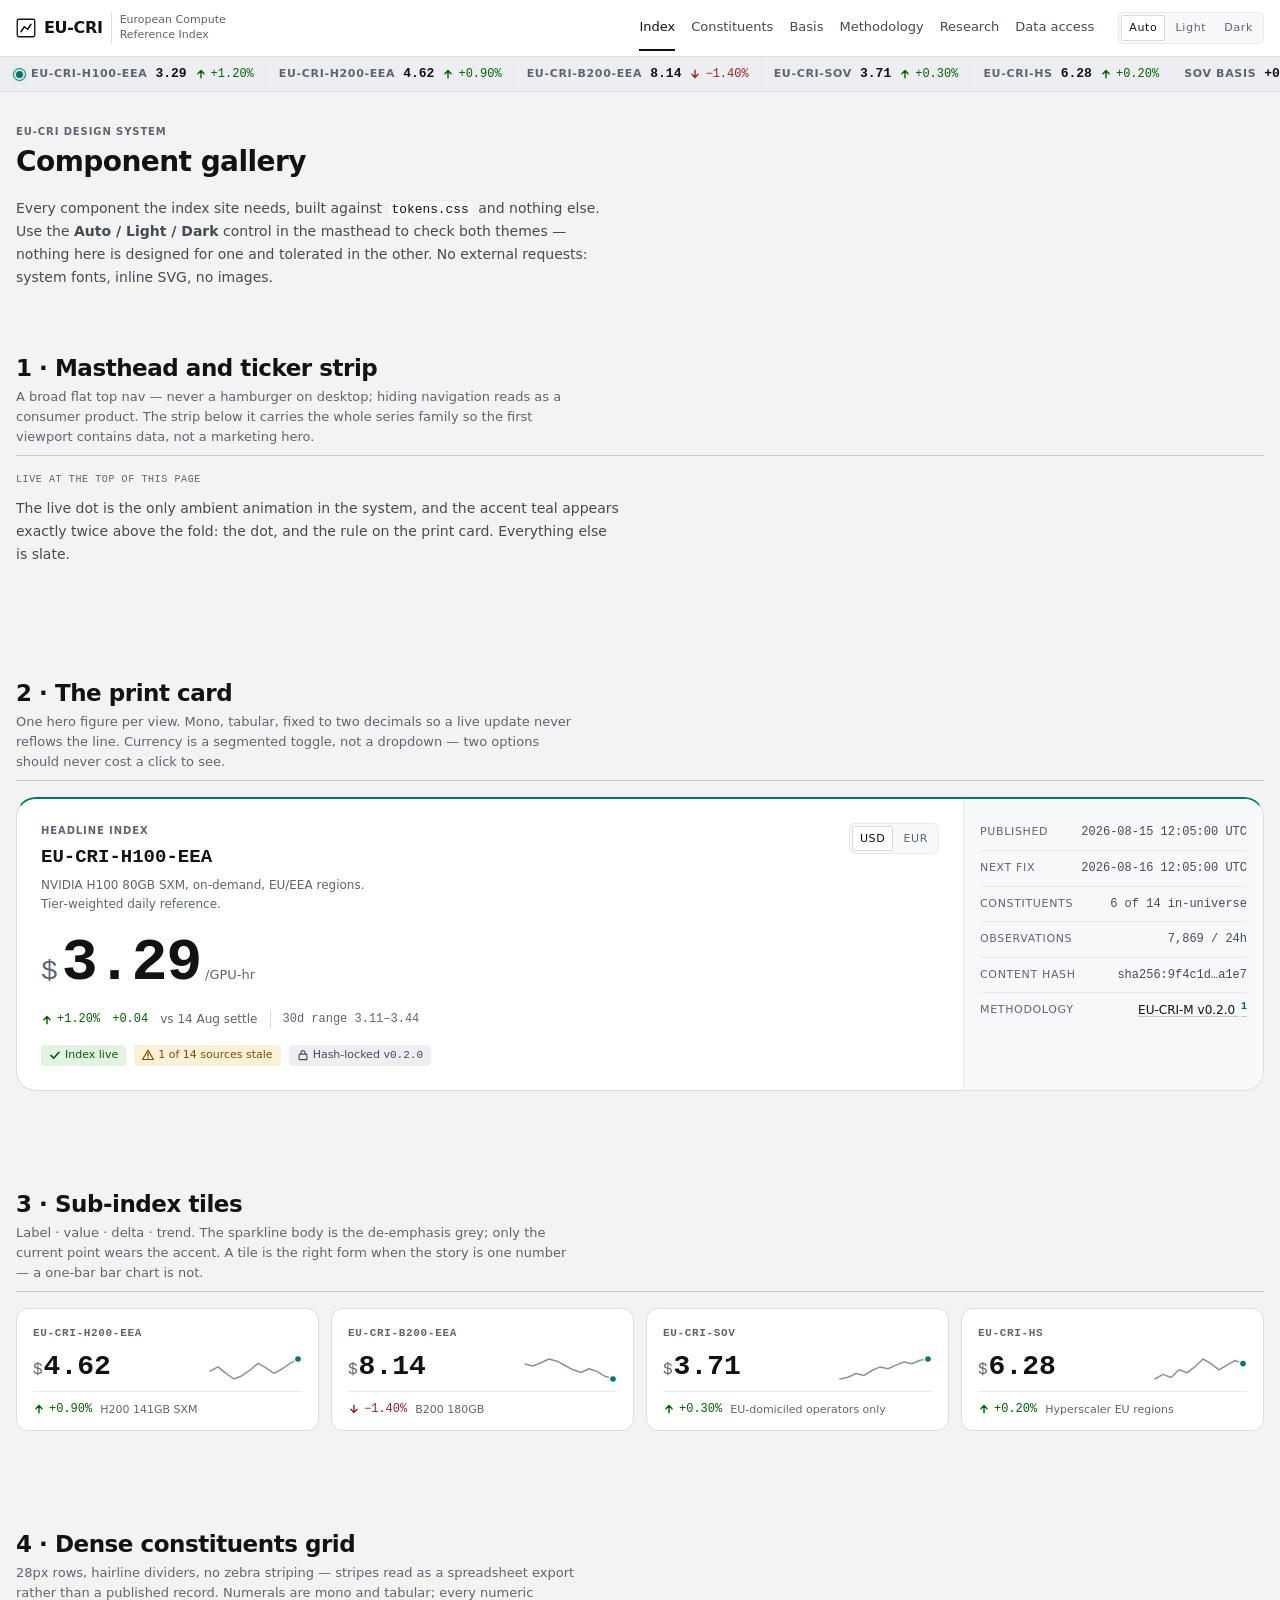
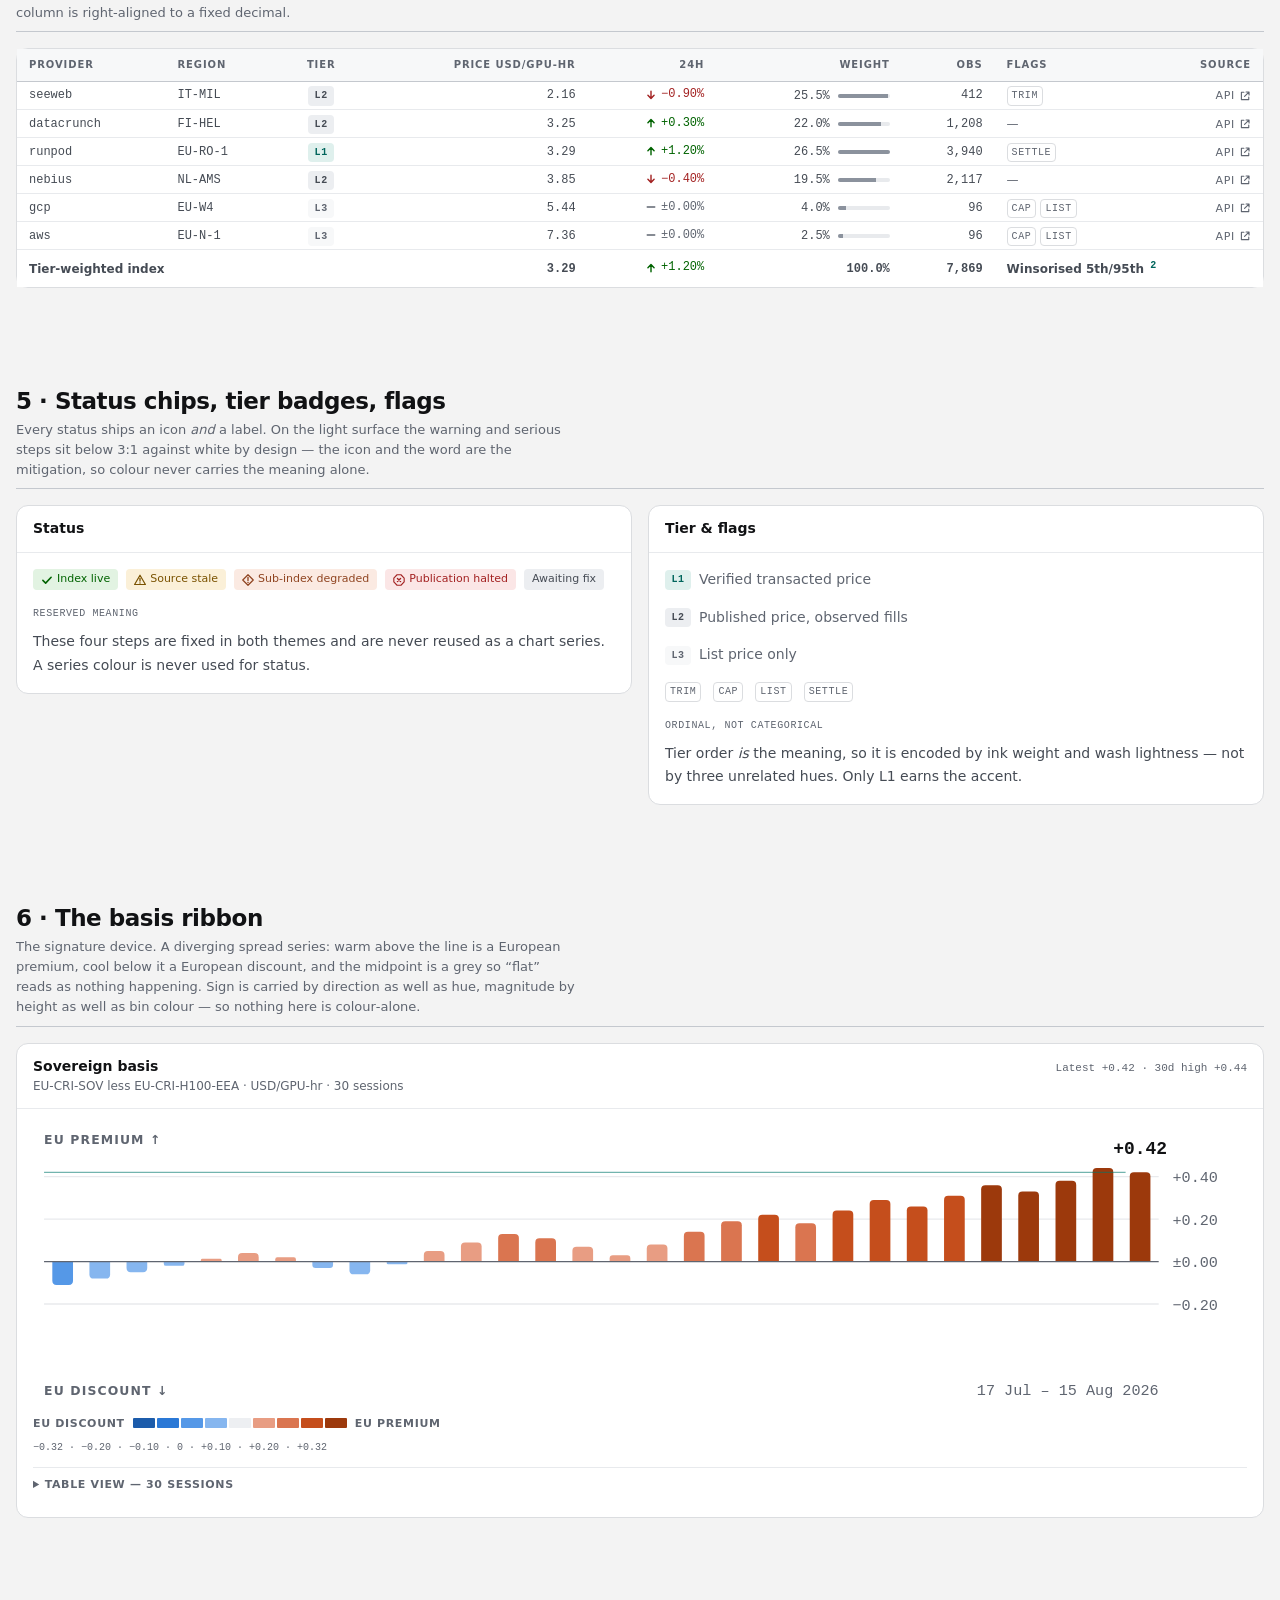
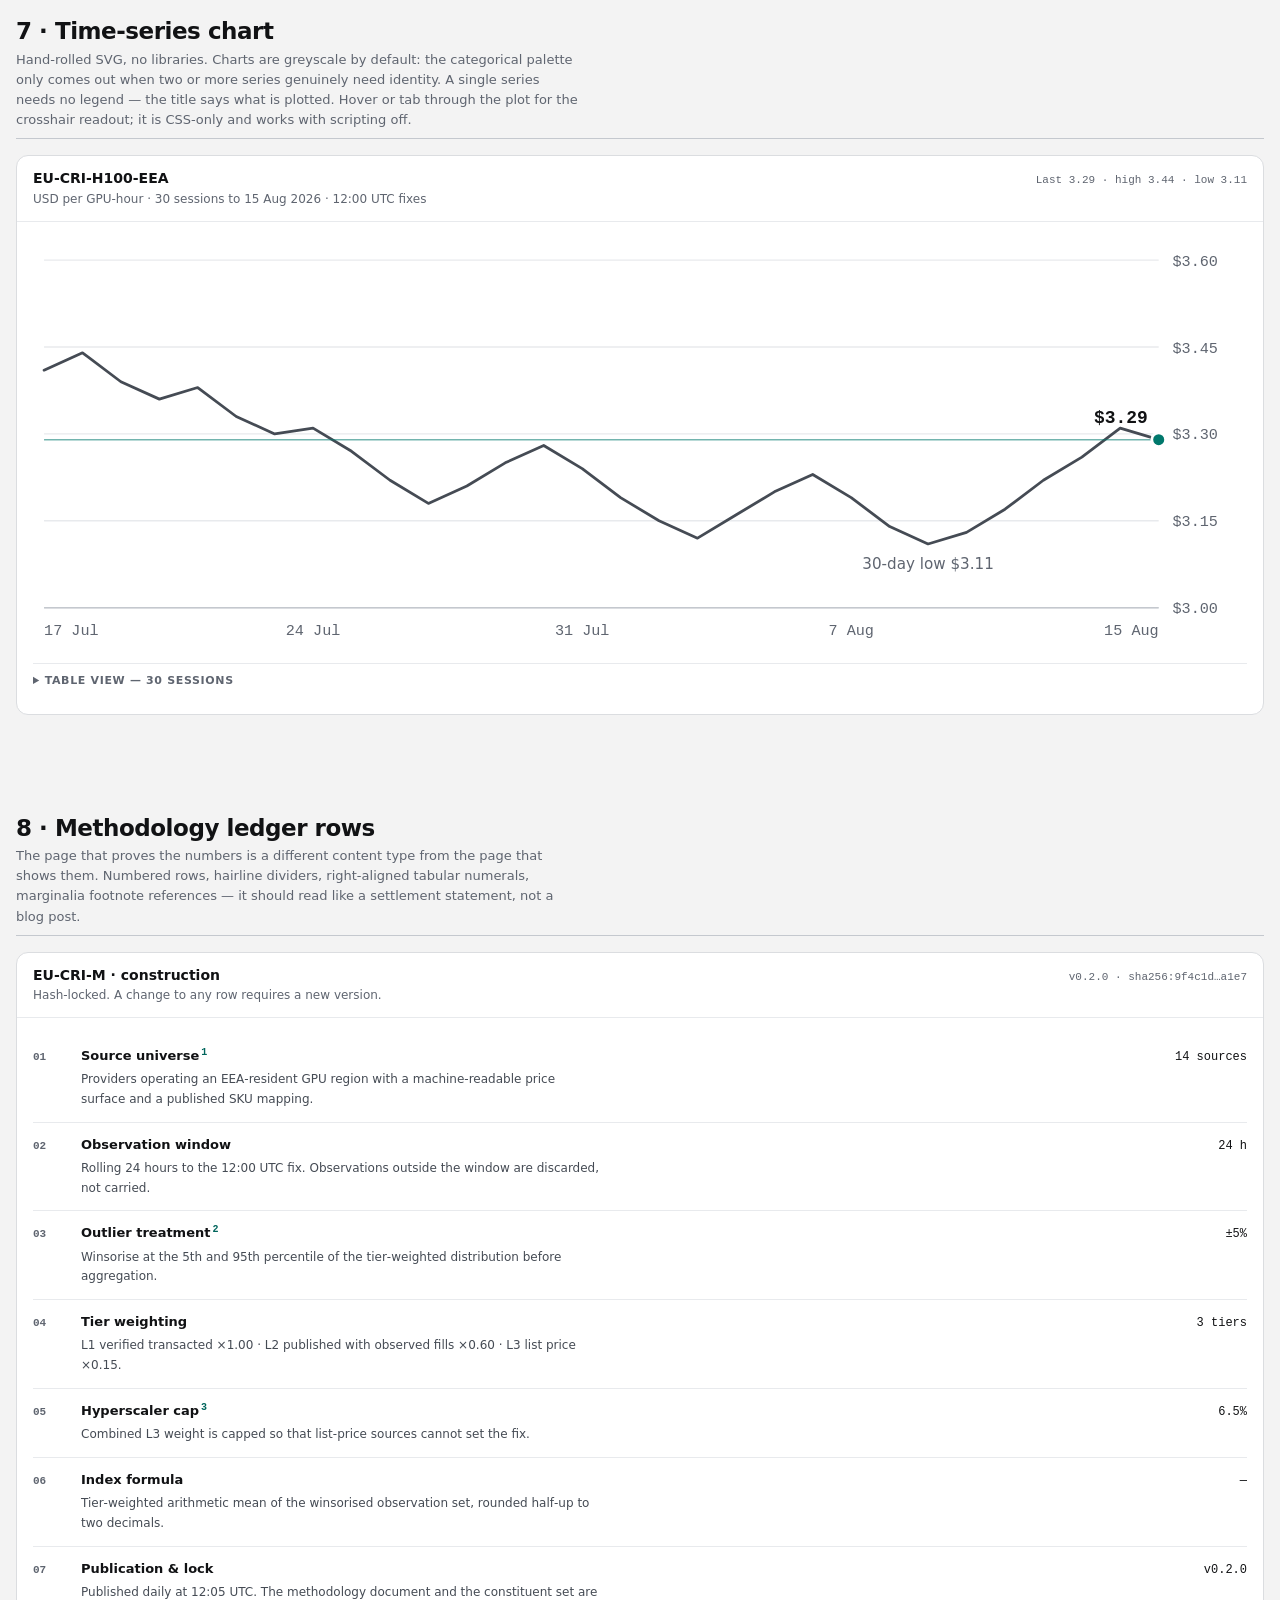
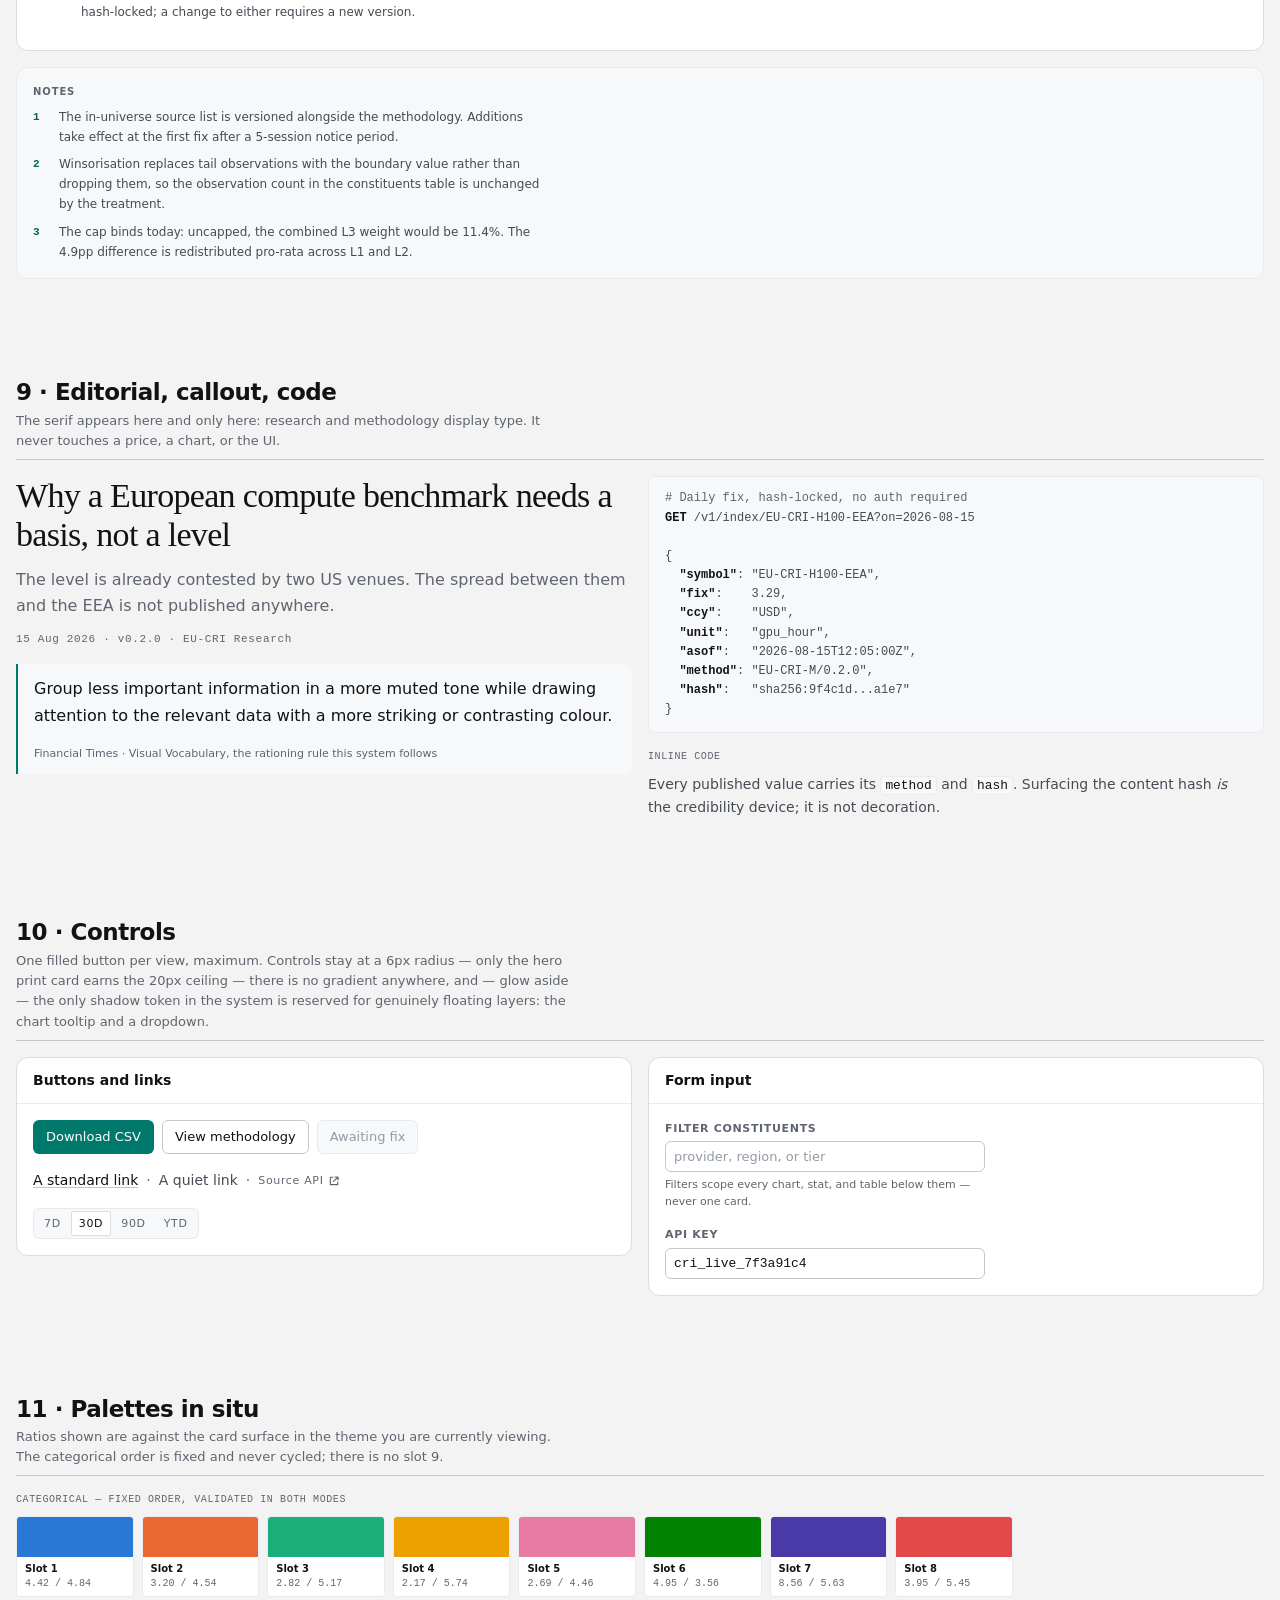
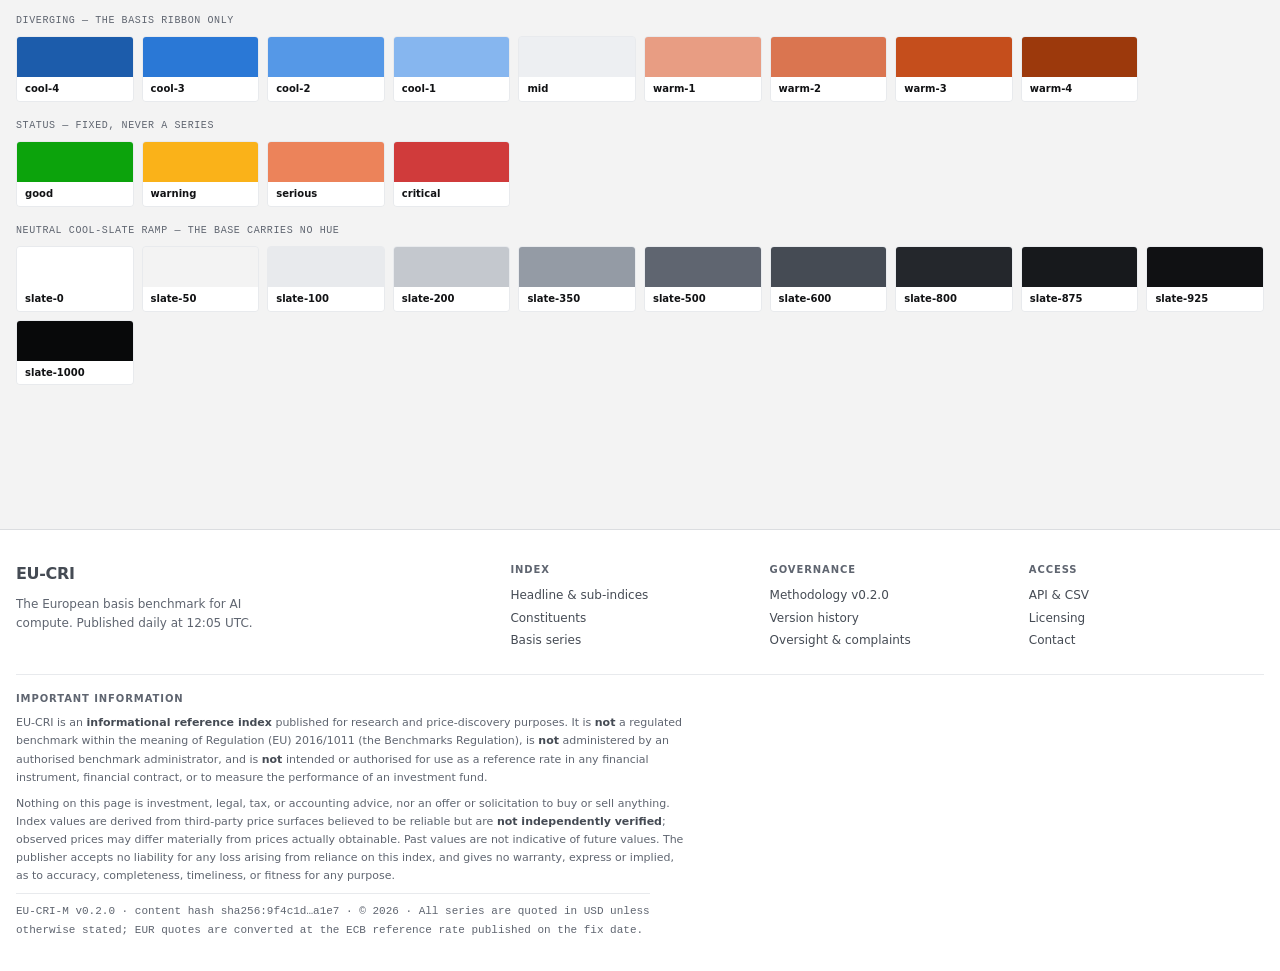
<file: site/components.html>
<!doctype html>
<html lang="en">
<head>
<meta charset="utf-8">
<meta name="viewport" content="width=device-width, initial-scale=1">
<title>EU-CRI · Component gallery</title>
<meta name="color-scheme" content="light dark">
<style>
/* ==========================================================================
   EU-CRI — European Compute Reference Index
   DESIGN TOKENS  ·  v1.0  ·  the whole visual system, one file
   ==========================================================================

   HOW THIS FILE IS ORGANISED
   --------------------------
   §0  Reset-adjacent globals            §7   Diverging scale (basis ribbon)
   §1  Neutral ramp (cool slate)         §8   Typography
   §2  Semantic surfaces                 §9   Space
   §3  Ink (text)                        §10  Radii & borders
   §4  Lines, rules, focus               §11  Elevation
   §5  Brand accent (rationed)           §12  Motion
   §6  Status, delta, chart chrome,      §13  Layout
       categorical + sequential

   THE THREE RULES THAT MAKE THIS SYSTEM WORK
   ------------------------------------------
   1. THE ACCENT IS RATIONED. `--accent` is teal and it means ONE thing:
      "this is the live / current value." It is not a link colour by default,
      not a button colour by default, not a section-header colour, ever. If
      the teal appears more than a couple of times in a viewport, the system
      has been misused and the page has stopped signalling anything.
      (Lineage: Ornn ships exactly one saturated hex, used once, in a
      stylesheet otherwise made of ten greys.)

   2. THE BASE CARRIES NO HUE. The neutral ramp is a cool slate with no
      green, no navy, no warmth. All hue in the product comes from the
      accent, the status scale, and the chart palettes. Tinting the base
      spends the hue budget on chrome.

   3. COLOUR IS NEVER THE ONLY CHANNEL. Every status, every delta, every
      diverging value ships with a glyph, a sign, a direct label, or a
      table view beside it. See §6 and §7.

   THEMING CONTRACT
   ----------------
   The complete light palette lives on bare `:root`. Dark mode redefines
   ONLY the tokens that change, in two places:
     (a) `@media (prefers-color-scheme: dark) { :root:not([data-theme="light"]) }`
         — follows the OS, but yields to an explicit light stamp.
     (b) `:root[data-theme="dark"]`
         — an explicit toggle, declared after (a) so it wins in both
           directions.
   Non-colour tokens (type, space, radii, motion, layout) are declared once
   and never themed.

   NO EXTERNAL REQUESTS. System font stacks only. No @import, no url(),
   no remote anything. This file is safe under a strict CSP.
   ========================================================================== */


/* ==========================================================================
   :root — THE COMPLETE LIGHT PALETTE + ALL UNTHEMED TOKENS
   ========================================================================== */

:root {
  color-scheme: light;

  /* ------------------------------------------------------------------------
     §1  NEUTRAL RAMP — cool slate, no hue cast
     ------------------------------------------------------------------------
     The raw ladder. DO NOT reference these directly in component CSS —
     always go through a semantic token in §2/§3/§4. The ramp exists so new
     semantic tokens can be minted from steps that are already in the family.
     Numbering runs 0 (white) → 1000 (near-black); the number is a rough
     darkness position, not a fixed lightness value.
     ---------------------------------------------------------------------- */
  --slate-0:    #ffffff;   /* card / chart surface, light mode                */
  --slate-25:   #f7f8f9;   /* inset well — code blocks, table headers         */
  --slate-50:   #f3f3f3;   /* page plane, light mode                          */
  --slate-75:   #eceef1;   /* ticker strip, neutral chip fill                 */
  --slate-100:  #e8eaed;   /* chart gridline, table row rule                  */
  --slate-150:  #dbdde0;   /* structural border / hairline                    */
  --slate-200:  #c4c8ce;   /* chart axis + baseline, strong rule              */
  --slate-300:  #a2a9b3;   /* — dark-mode secondary-ish; unused in light      */
  --slate-350:  #949ba5;   /* NON-TEXT only in light (2.80:1). Disabled glyph */
  --slate-400:  #8b929d;   /* chart de-emphasis stroke, light (3.14:1)        */
  --slate-450:  #7b828c;   /* dark-mode de-emphasis stroke                    */
  --slate-500:  #5f6570;   /* light muted ink — smallest AA-safe grey (5.28+) */
  --slate-550:  #565c66;   /* reserved mid step                               */
  --slate-600:  #454b54;   /* light secondary ink; default chart line         */
  --slate-650:  #3d4045;   /* dark-mode strong rule                           */
  --slate-750:  #2a2d33;   /* dark-mode structural border                     */
  --slate-800:  #24272c;   /* dark-mode gridline / row rule                   */
  --slate-825:  #22262c;   /* dark-mode neutral chip fill                     */
  --slate-850:  #1c1f24;   /* dark-mode inset well                            */
  --slate-875:  #17191c;   /* dark-mode card / chart surface                  */
  --slate-925:  #101113;   /* dark-mode page plane                            */
  --slate-950:  #0b0c0e;   /* dark-mode masthead / footer plane               */
  --slate-1000: #08090a;   /* deepest step — hard borders on dark             */

  /* ------------------------------------------------------------------------
     §2  SEMANTIC SURFACES
     ------------------------------------------------------------------------
     Four planes, and that is the whole depth model. There is no fifth.
     Depth is expressed by surface + hairline, not by shadow (see §11).
     ---------------------------------------------------------------------- */
  --page:            var(--slate-50);   /* the page body. Always set explicitly
                                           on <body> — never leave transparent. */
  --surface:         var(--slate-0);    /* cards, panels, table bodies, the
                                           surface every chart is drawn on.     */
  --surface-inset:   var(--slate-25);   /* recessed wells: code blocks, table
                                           headers, footnote strips.            */
  --surface-strip:   var(--slate-75);   /* the ticker strip + any full-bleed
                                           band that must read denser than the
                                           page but flatter than a card.        */
  --surface-chrome:  var(--slate-0);    /* masthead / footer plane.             */
  --surface-hover:   var(--slate-25);   /* ghost wash on row + control hover.
                                           Never a saturated hover state.       */
  --surface-active:  var(--slate-75);   /* pressed / selected row.              */

  /* ------------------------------------------------------------------------
     §3  INK — text colour
     ------------------------------------------------------------------------
     Three text levels, and one non-text grey. Every text level clears
     WCAG AA 4.5:1 on EVERY surface in §2 — checked, not assumed. Ratios in
     DESIGN.md. If you need a fourth level, you have a hierarchy problem,
     not a token problem.
     ---------------------------------------------------------------------- */
  --ink:           var(--slate-1000);  /* overridden below — see note          */
  --ink-1:         #111214;            /* primary: headings, prices, values.
                                          18.7:1 on surface, 16.9:1 on page.    */
  --ink-2:         var(--slate-600);   /* secondary: body prose, table cells.
                                          8.8:1 / 7.9:1.                        */
  --ink-3:         var(--slate-500);   /* muted: labels, captions, units, axis
                                          tick text, timestamps. 5.9:1 / 5.3:1.
                                          THIS IS THE FLOOR FOR TEXT.           */
  --ink-faint:     var(--slate-350);   /* NOT FOR TEXT (2.8:1). Disabled
                                          controls, decorative glyphs, the
                                          inactive half of a toggle only.       */
  --ink-inverse:   #ffffff;            /* text on a filled accent/status mark. */

  /* ------------------------------------------------------------------------
     §4  LINES, RULES, FOCUS
     ------------------------------------------------------------------------
     Everything structural is a 1px hairline. There are no 2px dividers, no
     dashed rules anywhere (dashes read as "projection" in a data product),
     and no double borders.
     ---------------------------------------------------------------------- */
  --rule:          var(--slate-100);   /* table row dividers, ledger rows,
                                          the densest separator.               */
  --rule-strong:   var(--slate-150);   /* card borders, section boundaries.    */
  --rule-heavy:    var(--slate-200);   /* the one rule under a table head; the
                                          chart baseline. Use sparingly.       */
  --focus-ring:    var(--accent);      /* 2px solid + 2px offset. Never remove
                                          focus; restyle it.                   */
  --focus-offset:  2px;
  --focus-width:   2px;

  /* ------------------------------------------------------------------------
     §5  BRAND ACCENT — teal, RATIONED
     ------------------------------------------------------------------------
     Meaning: "live / current / this is the number the page is about."
     Lineage: Nord Pool's power-market teal, deepened for contrast. Chosen
     over blue because every comparable in the category (Ornn, Deribit,
     Linear, generic fintech) defaults to blue, and blue is already spoken
     for as categorical slot 1 in charts.

     BUDGET: at most ~3 accent marks per viewport. In practice that is the
     hero rule, the live dot, and the chart's current-value marker.
     ---------------------------------------------------------------------- */
  --accent:        #00786c;   /* MARKS ONLY — rules, dots, chart markers,
                                 filled button backgrounds. 5.4:1 on surface. */
  --accent-ink:    #00655c;   /* TEXT — links, accented labels. 7.0:1 on
                                 surface, 6.3:1 on page. Use this, not
                                 --accent, whenever the teal is a glyph the
                                 reader must read.                            */
  --accent-wash:   #dff0ed;   /* the only tinted fill: L1 badge, selected
                                 state, accent callout rail background.       */
  --on-accent:     #ffffff;   /* text on an --accent fill. 5.4:1.             */

  /* ------------------------------------------------------------------------
     §6  STATUS — fixed scale, reserved meaning
     ------------------------------------------------------------------------
     These four steps are FIXED and identical in both themes. They are never
     reused as "series 5", and a categorical series colour is never used for
     status. Every status mark ships with an icon AND a text label — on the
     light surface `warning` (1.8:1) and `serious` (2.6:1) are deliberately
     below 3:1, and the icon+label pairing is the mitigation.

     Each status has THREE tokens with three different jobs:
       --status-x        the MARK   — dot, icon fill, chart mark. Non-text.
       --status-x-ink    the TEXT   — AA-safe on --surface and --status-x-bg.
       --status-x-bg     the WASH   — chip background only. Never a table-cell
                                      fill: full-cell colour washes are the
                                      single fastest way to look like a retail
                                      trading app instead of a benchmark.
     ---------------------------------------------------------------------- */
  --status-good:       #0ca30c;
  --status-good-ink:   #006300;
  --status-good-bg:    #e2f3e2;

  --status-warning:    #fab219;
  --status-warning-ink:#7a5200;
  --status-warning-bg: #fbf0d8;

  --status-serious:    #ec835a;
  --status-serious-ink:#8f4420;
  --status-serious-bg: #fbeae2;

  --status-critical:   #d03b3b;
  --status-critical-ink:#a32222;
  --status-critical-bg:#fbe6e6;

  --status-neutral:    var(--slate-400);
  --status-neutral-ink:var(--ink-2);
  --status-neutral-bg: var(--slate-75);

  /* ---- DELTA -------------------------------------------------------------
     Price movement. Text-safe steps derived from the status scale — NOT the
     status marks themselves, which are too light to read as text on white.
     ALWAYS rendered with a visible +/− sign and a hairline arrow glyph, so
     the colour is redundant. Never a background wash on the cell.
     ---------------------------------------------------------------------- */
  --delta-up:      var(--status-good-ink);   /* 7.5:1 */
  --delta-down:    var(--status-critical-ink);/* 7.5:1 */
  --delta-flat:    var(--ink-3);              /* 5.9:1 */

  /* ---- TIER BADGES -------------------------------------------------------
     L1 = verified transacted price · L2 = published API/list with observed
     fills · L3 = list price only. This is an ORDINAL scale (the order is the
     meaning), so it is encoded by ink weight + wash lightness, not by hue —
     only L1 earns the accent, because L1 is the tier the index trusts.
     ---------------------------------------------------------------------- */
  --tier-1-ink:  var(--accent-ink);   --tier-1-bg: var(--accent-wash);
  --tier-2-ink:  var(--ink-2);        --tier-2-bg: var(--slate-75);
  --tier-3-ink:  var(--ink-3);        --tier-3-bg: var(--slate-25);

  /* ------------------------------------------------------------------------
     §6b  CHART CHROME
     ------------------------------------------------------------------------
     The non-data ink in a chart. All of it recessive: gridlines one step off
     the surface, solid hairlines only, never dashed.

     THE HOUSE CHART RULE: a chart is GREYSCALE by default. `--chart-line` is
     the default single-series stroke. The categorical palette (§6c) comes out
     only when two or more series genuinely need identity. The accent marks
     the current value and nothing else.
     ---------------------------------------------------------------------- */
  --chart-surface: var(--surface);
  --chart-grid:    var(--slate-100);  /* 1px solid. Recessive.                */
  --chart-axis:    var(--slate-200);  /* baseline + axis rule.                */
  --chart-label:   var(--ink-3);      /* axis tick text — AA-safe, 5.9:1.     */
  --chart-line:    var(--slate-600);  /* default single series, 2px. 8.8:1.   */
  --chart-wash:    rgba(69, 75, 84, 0.08); /* area fill under --chart-line.   */
  --chart-deemph:  var(--slate-400);  /* sparkline body, context series.
                                         3.14:1 — clears the 3:1 mark floor.  */
  --chart-marker:  var(--accent);     /* current-value dot + hairline. ONE
                                         per chart.                           */
  --chart-ring:    var(--surface);    /* 2px surface ring on overlapping dots */
  --chart-crosshair: var(--slate-300);/* hover hairline.                      */
  --chart-gap:     2px;               /* surface gap between touching marks.  */

  /* ------------------------------------------------------------------------
     §6c  CATEGORICAL PALETTE — fixed order, NEVER cycled
     ------------------------------------------------------------------------
     Validated (dataviz validator, both modes, against THIS system's surfaces
     #ffffff / #17191c): lightness band PASS, chroma floor PASS, CVD
     separation PASS (worst adjacent ΔE 9.1 light / 8.4 dark, protanopia,
     Machado 2009 @1.0), normal-vision floor PASS (19.6 / 19.3).

     RULES
     · Assign in slot order 1,2,3… Colour follows the ENTITY, never its rank —
       filtering a series out must not repaint the survivors.
     · There is no slot 9. A ninth series folds into "Other", facets into
       small multiples, or the chart form changes.
     · Scatter / bubble / choropleth / small-multiples use the ALL-PAIRS test
       and are capped at THREE slots. Past three, facet.
     · LIGHT-MODE RELIEF RULE: slots 3 (2.82:1), 4 (2.17:1) and 5 (2.69:1) sit
       below 3:1 on white. Wherever they appear, ship visible direct labels or
       the table view. This is not dismissable.
     · Text never wears a series colour. A coloured mark sits BESIDE the label.
     ---------------------------------------------------------------------- */
  --series-1: #2a78d6;  /* blue    4.42:1 */
  --series-2: #eb6834;  /* orange  3.20:1 */
  --series-3: #1baf7a;  /* aqua    2.82:1  ← relief required */
  --series-4: #eda100;  /* yellow  2.17:1  ← relief required */
  --series-5: #e87ba4;  /* magenta 2.69:1  ← relief required */
  --series-6: #008300;  /* green   4.95:1 */
  --series-7: #4a3aa7;  /* violet  8.56:1 */
  --series-8: #e34948;  /* red     3.95:1 */

  /* ------------------------------------------------------------------------
     §6d  SEQUENTIAL RAMP — one hue, light → dark, for MAGNITUDE
     ------------------------------------------------------------------------
     Blue. Heatmaps, choropleths, weight-share intensity. For an ORDINAL use
     (discrete ordered marks) do not go lighter than --seq-250 on light or
     darker than --seq-600 on dark — those are the 2:1-vs-surface floors.
     ---------------------------------------------------------------------- */
  --seq-100: #cde2fb;  --seq-150: #b7d3f6;  --seq-200: #9ec5f4;
  --seq-250: #86b6ef;  --seq-300: #6da7ec;  --seq-350: #5598e7;
  --seq-400: #3987e5;  --seq-450: #2a78d6;  --seq-500: #256abf;
  --seq-550: #1c5cab;  --seq-600: #184f95;  --seq-650: #104281;
  --seq-700: #0d366b;

  /* ------------------------------------------------------------------------
     §7  DIVERGING SCALE — the basis ribbon
     ------------------------------------------------------------------------
     The signature device. Encodes the EU-vs-global spread: which side of
     zero, and how far.

       COOL (blue)  = EU DISCOUNT — European compute cheaper than the
                      global reference.
       NEUTRAL      = flat. A GREY, never a hue — the midpoint has to read
                      as "nothing happened".
       WARM (orange)= EU PREMIUM — European compute dearer.

     Poles are the categorical slot-1 blue and slot-2 orange hues, so the
     colourblind-safety of those hues carries over. Warm/cool poles read as
     opposite; blue↔aqua would not. Four equal steps per arm; both arms pass
     the ordinal check in both modes (monotone lightness, adjacent ΔL ≥ 0.06,
     near-surface end ≥ 2:1, single hue).

     BINS (absolute basis, $/GPU-hr):  1: <0.10   2: 0.10–0.20
                                       3: 0.20–0.32   4: ≥0.32

     MANDATORY COMPANIONS: a scale legend, and a table view. Colour is
     paired with column DIRECTION (up = premium, down = discount) so sign is
     never carried by hue alone.
     ---------------------------------------------------------------------- */
  --div-cool-4: #1c5cab;   /* deepest discount   6.63:1 */
  --div-cool-3: #2a78d6;   /*                    4.42:1 */
  --div-cool-2: #5598e7;   /*                    2.99:1 */
  --div-cool-1: #86b6ef;   /* nearest zero       2.11:1 */
  --div-mid:    #edeff2;   /* neutral grey midpoint     */
  --div-warm-1: #e89d83;   /* nearest zero       2.19:1 */
  --div-warm-2: #da7550;   /*                    3.16:1 */
  --div-warm-3: #c54e1c;   /*                    4.69:1 */
  --div-warm-4: #9c390c;   /* deepest premium    6.99:1 */
  /* Ink for a label set INSIDE a diverging fill — pick by the fill's
     luminance so it always clears contrast. */
  --div-ink-on-deep:  #ffffff;   /* on arms 3–4: 6.6:1 / 7.0:1 */
  --div-ink-on-light: var(--ink-1); /* on arms 1–2: 8.9:1 / 8.6:1 */

  /* ------------------------------------------------------------------------
     §8  TYPOGRAPHY — three system stacks, three jobs
     ------------------------------------------------------------------------
     No webfonts. No @font-face. System stacks only, chosen so the fallback
     chain lands on a grotesque / a mono / a transitional serif on every
     platform.
       SANS  — all UI, all prose. The workhorse.
       MONO  — EVERY numeral the reader might compare: prices, deltas,
               weights, timestamps, hashes, versions, axis ticks. This is the
               institutional tell; proportional figures in a price column is
               the fastest way to look un-audited.
       SERIF — editorial display ONLY: methodology and research page
               headlines, pull quotes. Never on a price, never in a chart,
               never in the UI. (A serif on a hero figure reads as
               decoration; the hero price uses MONO.)
     ---------------------------------------------------------------------- */
  --font-sans: system-ui, -apple-system, BlinkMacSystemFont, "Segoe UI",
               Roboto, "Helvetica Neue", Arial, sans-serif;
  --font-mono: ui-monospace, "SF Mono", SFMono-Regular, "Cascadia Mono",
               "Segoe UI Mono", "Roboto Mono", Menlo, Consolas,
               "Liberation Mono", monospace;
  --font-serif: "Iowan Old Style", "Palatino Linotype", Palatino, Palladio,
               "Hoefler Text", Georgia, "Times New Roman", serif;

  /* Type scale — 1.200 minor third, anchored at 14px body. Institutional
     products run one step smaller than consumer products; that is deliberate. */
  --text-3xs:  10px;   /* table-head labels, flag glyph text. ALL-CAPS only. */
  --text-2xs:  11px;   /* footnote refs, chip text, axis ticks               */
  --text-xs:   12px;   /* dense table cells, metadata lines                  */
  --text-sm:   13px;   /* secondary UI, ticker strip                         */
  --text-base: 14px;   /* body prose, default UI                             */
  --text-md:   16px;   /* lead paragraph, sub-index tile value               */
  --text-lg:   19px;   /* card / section headings                            */
  --text-xl:   23px;   /* page section headings                              */
  --text-2xl:  28px;   /* page title                                         */
  --text-3xl:  34px;   /* editorial display headline (serif)                 */
  --text-hero: 60px;   /* THE print. Exactly one per view.                   */

  --leading-tight:  1.15;  /* headings, the hero print                       */
  --leading-snug:   1.35;  /* table cells, tiles, chips                      */
  --leading-normal: 1.55;  /* UI text                                        */
  --leading-prose:  1.65;  /* body copy at --measure-prose                   */

  --weight-regular:  400;
  --weight-medium:   500;
  --weight-semibold: 600;
  --weight-bold:     700;

  --tracking-tight:  -0.02em;  /* the hero print + display sizes only        */
  --tracking-normal: 0;
  --tracking-wide:   0.06em;   /* small-caps-ish label runs                  */
  --tracking-caps:   0.09em;   /* --text-3xs ALL-CAPS table heads            */

  /* Numerals. Applied globally to mono in §0 below; stated here so it can be
     reasoned about as a token. Tabular + fixed decimals means a live cell
     never reflows on update. */
  --numeric-table: tabular-nums lining-nums;

  /* ------------------------------------------------------------------------
     §9  SPACE — 8px base, with a 4px half-step for dense grids
     ------------------------------------------------------------------------
     Outer rhythm is 8px. Inside a dense table or ticker the rhythm halves to
     4px — that nesting is what produces terminal density without the page
     itself feeling cramped.
     ---------------------------------------------------------------------- */
  --space-0:  0;
  --space-1:  2px;   /* the chart surface-gap; icon nudges                   */
  --space-2:  4px;   /* dense-grid half-step                                 */
  --space-3:  8px;   /* BASE                                                 */
  --space-4:  12px;
  --space-5:  16px;
  --space-6:  24px;
  --space-7:  32px;
  --space-8:  48px;
  --space-9:  64px;
  --space-10: 96px;  /* major section separation                             */

  /* ------------------------------------------------------------------------
     §10  RADII & BORDER WIDTHS
     ------------------------------------------------------------------------
     Nothing rounder than 20px, and only the hero print card earns the
     maximum — the one element the eye should land on first. Tables and the
     ticker stay square; density there reads as precision, not as chrome.
     ---------------------------------------------------------------------- */
  --radius-0:  0;      /* tables, ticker, full-bleed bands — square          */
  --radius-xs: 4px;    /* chips, badges, inline code                         */
  --radius-sm: 6px;    /* buttons, inputs                                    */
  --radius-md: 12px;   /* cards, panels, tiles                               */
  --radius-lg: 20px;   /* the hero print card only. THE MAXIMUM.             */
  --radius-pill: 999px;/* the live dot only                                  */

  --border-hairline: 1px;
  --border-marker:   2px;   /* the accent rule on the hero card; focus ring  */

  /* ------------------------------------------------------------------------
     §11  ELEVATION — shadow, glow, texture
     ------------------------------------------------------------------------
     Depth in this system is surface + hairline. --shadow-raised exists for
     genuinely floating layers only: the chart tooltip and a dropdown. A card
     never has a shadow. If you are reaching for a second shadow, use a
     hairline instead.

     --shadow-glow and --accent-glow are the one deliberate exception, and
     they are RATIONED exactly like --accent itself (§5): --accent-glow ships
     only on the live dot, --shadow-glow only on the hero print card. Both
     are inert (`none` / fully transparent) in light mode — a glow reads as
     ambient light, which only a dark surface can plausibly emit.

     --texture-dot is the same story for surface texture: a near-invisible
     dot grid, dark-mode only, on the masthead, hero and footer chrome. It is
     never a foreground channel — nothing is ever encoded in it.
     ---------------------------------------------------------------------- */
  --shadow-none:   none;
  --shadow-raised: 0 2px 8px rgba(17, 18, 20, 0.10),
                   0 0 0 1px rgba(17, 18, 20, 0.06);
  /* The same elevation expressed as a filter, for SVG tooltips — box-shadow
     does not apply inside SVG. Keep the two in step. */
  --shadow-raised-svg: drop-shadow(0 2px 8px rgba(17, 18, 20, 0.18));
  --shadow-glow:   none;                        /* hero card ambient ring    */
  --accent-glow:   rgba(0, 120, 108, 0.28);      /* live-dot halo            */
  --texture-dot:   none;                         /* masthead/hero/footer bg  */

  /* ------------------------------------------------------------------------
     §12  MOTION
     ------------------------------------------------------------------------
     Motion is functional or absent. The only animation in the product is the
     live-dot pulse and the tick flash. A tick flash is a brief OPACITY change
     on the changed cell — never a green/red background wash across the row.
     All of it collapses to nothing under prefers-reduced-motion (§0).
     ---------------------------------------------------------------------- */
  --dur-flash: 180ms;  /* the tick flash on an updated cell                  */
  --dur-fast:  120ms;  /* hover / focus state changes                        */
  --dur-base:  200ms;  /* disclosure, theme swap                             */
  --dur-pulse: 2400ms; /* the live dot. Slow enough to be ambient.           */
  --ease:      cubic-bezier(0.2, 0, 0.2, 1);

  /* ------------------------------------------------------------------------
     §13  LAYOUT
     ------------------------------------------------------------------------ */
  --content-max:   1280px;  /* the 12-column field                           */
  --measure-prose: 68ch;    /* body copy never exceeds this. Charts and
                               tables break out to full width.               */
  --row-h:         36px;    /* standard table row                            */
  --row-h-dense:   28px;    /* constituents grid, ticker — terminal density  */
  --strip-h:       34px;    /* the ticker strip                              */

  --z-base:    0;
  --z-sticky:  10;   /* masthead + ticker                                    */
  --z-overlay: 20;   /* chart tooltip                                        */
}


/* ==========================================================================
   DARK — (a) follows the OS, yields to an explicit light stamp
   Only the tokens that CHANGE are redefined. Type, space, radii, motion and
   layout are inherited untouched from :root.
   ========================================================================== */

@media (prefers-color-scheme: dark) {
  :root:not([data-theme="light"]) {
    color-scheme: dark;

    /* §2 surfaces — the plane order inverts: page is darker than card */
    --page:           var(--slate-925);
    --surface:        var(--slate-875);
    --surface-inset:  var(--slate-850);
    --surface-strip:  var(--slate-925);
    --surface-chrome: var(--slate-950);
    --surface-hover:  var(--slate-850);
    --surface-active: var(--slate-825);

    /* §3 ink — re-selected for the dark surface, not an automatic flip */
    --ink-1:       #f5f6f7;              /* 16.3:1 surface / 17.5:1 page      */
    --ink-2:       #c3c8d0;              /* 10.5:1 / 11.2:1                   */
    --ink-3:       var(--slate-300);     /*  7.4:1 /  8.0:1                   */
    --ink-faint:   var(--slate-450);     /*  4.5:1 — still non-text by policy */
    --ink-inverse: #08191c;

    /* §4 lines */
    --rule:        var(--slate-800);
    --rule-strong: var(--slate-750);
    --rule-heavy:  var(--slate-650);

    /* §5 accent — one step, bright enough to carry 3:1 as a mark and
       4.5:1 as text, so --accent and --accent-ink converge in dark */
    --accent:      #2fd6c3;   /* 9.7:1 on surface */
    --accent-ink:  #2fd6c3;   /* 9.7:1 */
    --accent-wash: #0d2b28;
    --on-accent:   #08191c;   /* 9.9:1 on the accent fill */

    /* §6 status — the four MARKS are fixed and do not change. Only the
       text-safe inks and the washes are re-selected for the dark surface. */
    --status-good-ink:     #0ca30c;  /* 5.3:1 */
    --status-good-bg:      #0e2413;
    --status-warning-ink:  #fab219;  /* 9.6:1 */
    --status-warning-bg:   #2a2109;
    --status-serious-ink:  #ec835a;  /* 6.7:1 */
    --status-serious-bg:   #2a1a12;
    --status-critical-ink: #ef7a7a;  /* 6.5:1 */
    --status-critical-bg:  #2c1516;
    --status-neutral:      var(--slate-450);
    --status-neutral-bg:   var(--slate-825);

    /* §6 tiers */
    --tier-2-bg: var(--slate-825);
    --tier-3-bg: var(--slate-850);

    /* §6b chart chrome */
    --chart-grid:      var(--slate-800);
    --chart-axis:      var(--slate-650);
    --chart-line:      var(--ink-2);                  /* 10.5:1 */
    --chart-wash:      rgba(195, 200, 208, 0.08);
    --chart-deemph:    var(--slate-450);              /*  4.5:1 */
    --chart-crosshair: var(--slate-550);

    /* §6c categorical — the same eight hues, RE-STEPPED for the dark
       surface (not a filter, not an automatic lighten). All eight clear
       3:1 on #17191c, so the light-mode relief rule does not apply here —
       but ship the labels anyway so both themes read identically. */
    --series-1: #3987e5;  /* 4.84:1 */
    --series-2: #d95926;  /* 4.54:1 */
    --series-3: #199e70;  /* 5.17:1 */
    --series-4: #c98500;  /* 5.74:1 */
    --series-5: #d55181;  /* 4.46:1 */
    --series-6: #008300;  /* 3.56:1 */
    --series-7: #9085e9;  /* 5.63:1 */
    --series-8: #e66767;  /* 5.45:1 */

    /* §7 diverging — the arms flip anchor: the step nearest zero is now the
       DARKEST, so "nearly flat" still recedes toward the surface. */
    --div-cool-4: #6da7ec;  /* 7.04:1 */
    --div-cool-3: #3987e5;  /* 4.84:1 */
    --div-cool-2: #256abf;  /* 3.26:1 */
    --div-cool-1: #184f95;  /* 2.17:1 */
    --div-mid:    #33373d;
    --div-warm-1: #883008;  /* 2.07:1 */
    --div-warm-2: #af4517;  /* 3.09:1 */
    --div-warm-3: #d45e2f;  /* 4.56:1 */
    --div-warm-4: #e28969;  /* 6.72:1 */
    --div-ink-on-deep:  var(--ink-1);   /* on arms 3–4 in dark: 7.5:1 / 7.9:1 */
    --div-ink-on-light: var(--ink-1);

    /* §11 elevation — a dark surface cannot be lifted by a darker shadow, so
       the ring does the work and the shadow only deepens the ground. */
    --shadow-raised: 0 2px 10px rgba(0, 0, 0, 0.55),
                     0 0 0 1px rgba(255, 255, 255, 0.10);
    --shadow-raised-svg: drop-shadow(0 2px 10px rgba(0, 0, 0, 0.7));
    --shadow-glow: 0 0 0 1px rgba(47, 214, 195, 0.22),
                   0 0 40px rgba(47, 214, 195, 0.13),
                   0 8px 24px rgba(0, 0, 0, 0.45);
    --accent-glow: rgba(47, 214, 195, 0.5);
    --texture-dot: radial-gradient(circle, rgba(255, 255, 255, 0.055) 1px, transparent 1.6px)
                   0 0/22px 22px;
  }
}


/* ==========================================================================
   DARK — (b) explicit toggle. Declared AFTER the media block so that
   data-theme="dark" wins under an OS set to light, and the :not() guard in
   (a) lets data-theme="light" win under an OS set to dark.
   Identical body to (a). Keep the two blocks in lockstep.
   ========================================================================== */

:root[data-theme="dark"] {
  color-scheme: dark;

  --page:           var(--slate-925);
  --surface:        var(--slate-875);
  --surface-inset:  var(--slate-850);
  --surface-strip:  var(--slate-925);
  --surface-chrome: var(--slate-950);
  --surface-hover:  var(--slate-850);
  --surface-active: var(--slate-825);

  --ink-1:       #f5f6f7;
  --ink-2:       #c3c8d0;
  --ink-3:       var(--slate-300);
  --ink-faint:   var(--slate-450);
  --ink-inverse: #08191c;

  --rule:        var(--slate-800);
  --rule-strong: var(--slate-750);
  --rule-heavy:  var(--slate-650);

  --accent:      #2fd6c3;
  --accent-ink:  #2fd6c3;
  --accent-wash: #0d2b28;
  --on-accent:   #08191c;

  --status-good-ink:     #0ca30c;
  --status-good-bg:      #0e2413;
  --status-warning-ink:  #fab219;
  --status-warning-bg:   #2a2109;
  --status-serious-ink:  #ec835a;
  --status-serious-bg:   #2a1a12;
  --status-critical-ink: #ef7a7a;
  --status-critical-bg:  #2c1516;
  --status-neutral:      var(--slate-450);
  --status-neutral-bg:   var(--slate-825);

  --tier-2-bg: var(--slate-825);
  --tier-3-bg: var(--slate-850);

  --chart-grid:      var(--slate-800);
  --chart-axis:      var(--slate-650);
  --chart-line:      var(--ink-2);
  --chart-wash:      rgba(195, 200, 208, 0.08);
  --chart-deemph:    var(--slate-450);
  --chart-crosshair: var(--slate-550);

  --series-1: #3987e5;
  --series-2: #d95926;
  --series-3: #199e70;
  --series-4: #c98500;
  --series-5: #d55181;
  --series-6: #008300;
  --series-7: #9085e9;
  --series-8: #e66767;

  --div-cool-4: #6da7ec;
  --div-cool-3: #3987e5;
  --div-cool-2: #256abf;
  --div-cool-1: #184f95;
  --div-mid:    #33373d;
  --div-warm-1: #883008;
  --div-warm-2: #af4517;
  --div-warm-3: #d45e2f;
  --div-warm-4: #e28969;
  --div-ink-on-deep:  var(--ink-1);
  --div-ink-on-light: var(--ink-1);

  --shadow-raised: 0 2px 10px rgba(0, 0, 0, 0.55),
                   0 0 0 1px rgba(255, 255, 255, 0.10);
  --shadow-raised-svg: drop-shadow(0 2px 10px rgba(0, 0, 0, 0.7));
  --shadow-glow: 0 0 0 1px rgba(47, 214, 195, 0.22),
                 0 0 40px rgba(47, 214, 195, 0.13),
                 0 8px 24px rgba(0, 0, 0, 0.45);
  --accent-glow: rgba(47, 214, 195, 0.5);
  --texture-dot: radial-gradient(circle, rgba(255, 255, 255, 0.055) 1px, transparent 1.6px)
                 0 0/22px 22px;
}


/* ==========================================================================
   §0  GLOBALS — the small amount of behaviour the tokens imply
   ========================================================================== */

*, *::before, *::after { box-sizing: border-box; }

html { -webkit-text-size-adjust: 100%; }

body {
  margin: 0;
  /* An explicit token background is mandatory: a transparent body borrows
     the host's theme and the whole palette comes apart. */
  background: var(--page);
  color: var(--ink-2);
  font-family: var(--font-sans);
  font-size: var(--text-base);
  line-height: var(--leading-normal);
  /* The page body never scrolls horizontally. Wide tables and charts scroll
     inside their own overflow-x container. */
  overflow-x: hidden;
}

/* Every numeral the reader might compare is mono, tabular, fixed-width. */
code, kbd, samp, pre,
.num, .mono {
  font-family: var(--font-mono);
  font-variant-numeric: var(--numeric-table);
  font-feature-settings: "tnum" 1, "lnum" 1;
}

:focus-visible {
  outline: var(--focus-width) solid var(--focus-ring);
  outline-offset: var(--focus-offset);
  border-radius: var(--radius-xs);
}

@media (prefers-reduced-motion: reduce) {
  *, *::before, *::after {
    animation-duration: 1ms !important;
    animation-iteration-count: 1 !important;
    transition-duration: 1ms !important;
    scroll-behavior: auto !important;
  }
}

/* forced-colors: let the OS palette through rather than fighting it. The
   texture channel (45°/135° hatch) is the identity backup here. */
@media (forced-colors: active) {
  :root { --shadow-raised: none; }
  .chip, .badge, .card { border: 1px solid CanvasText; }
}


/* ==========================================================================
   EU-CRI COMPONENT SHEET
   Every value below resolves to a token from tokens.css. If you find a raw
   hex, a raw px font-size, or a second box-shadow in here, it is a bug.
   ========================================================================== */

/* ---- utilities ---------------------------------------------------------- */
.wrap      { max-width: var(--content-max); margin-inline: auto; padding-inline: var(--space-5); }
.scroll-x  { overflow-x: auto; overscroll-behavior-x: contain; min-inline-size: 0; }

/* A grid or flex item defaults to min-width:auto, which is min-CONTENT — so a
   card holding a 660px-min chart refuses to shrink and pushes the whole page
   sideways on a phone. Every item that can hold a scroll container is pinned
   to min-inline-size:0 so the scroll container clips instead of the page. */
.split > *, .teaser > *, .two > *, .tiles > *, .footer__cols > *,
.card, .card__body, .nav, .metagrid dd { min-inline-size: 0; }
.ta-r      { text-align: right; }
.ta-c      { text-align: center; }
.strong    { color: var(--ink-1); font-weight: var(--weight-semibold); }
.u         { color: var(--ink-3); }
.trunc     { overflow: hidden; text-overflow: ellipsis; white-space: nowrap; }
.rule-v    { width: 1px; align-self: stretch; background: var(--rule-strong); }
.vh        { position:absolute; width:1px; height:1px; margin:-1px; padding:0;
             overflow:hidden; clip-path: inset(50%); white-space: nowrap; border:0; }
.eyebrow   { font-size: var(--text-3xs); text-transform: uppercase;
             letter-spacing: var(--tracking-caps); color: var(--ink-3);
             font-weight: var(--weight-semibold); }
.ico       { flex: none; display: block; }

/* ---- links -------------------------------------------------------------- */
a { color: var(--ink-1); text-decoration-color: var(--rule-heavy);
    text-underline-offset: 2px; text-decoration-thickness: 1px;
    transition: color var(--dur-fast) var(--ease), text-decoration-color var(--dur-fast) var(--ease); }
a:hover { color: var(--accent-ink); text-decoration-color: var(--accent-ink); }
.link-quiet { color: var(--ink-2); text-decoration: none; }
.link-quiet:hover { color: var(--accent-ink); text-decoration: underline; }

/* ---- MASTHEAD ----------------------------------------------------------- */
.masthead { position: sticky; top: 0; z-index: var(--z-sticky); }
.masthead__bar { background: var(--texture-dot), var(--surface-chrome); border-bottom: var(--border-hairline) solid var(--rule-strong); }
.masthead__inner { display: flex; align-items: center; gap: var(--space-6); min-height: 56px; }
.wordmark { display: flex; align-items: center; gap: var(--space-3); text-decoration: none; color: var(--ink-1); flex: none; }
.wordmark__mark { color: var(--ink-1); }
.wordmark__text { font-weight: var(--weight-bold); font-size: var(--text-md);
                  letter-spacing: var(--tracking-tight); }
.wordmark__sub  { font-size: var(--text-2xs); color: var(--ink-3); border-left: var(--border-hairline) solid var(--rule-strong);
                  padding-left: var(--space-3); max-width: 18ch; line-height: var(--leading-snug); }
.nav { display: flex; gap: var(--space-5); margin-inline-start: auto; flex-wrap: wrap; }
.nav a { font-size: var(--text-sm); color: var(--ink-2); text-decoration: none; padding-block: var(--space-4);
         border-bottom: var(--border-marker) solid transparent; }
.nav a:hover { color: var(--ink-1); }
.nav a[aria-current="page"] { color: var(--ink-1); font-weight: var(--weight-medium); border-bottom-color: var(--ink-1); }
.masthead__tools { flex: none; }

/* ---- TICKER STRIP ------------------------------------------------------- */
.ticker { background: var(--surface-strip); border-bottom: var(--border-hairline) solid var(--rule-strong); }
.ticker__track { display: flex; max-width: var(--content-max); margin-inline: auto; }
.ticker__item { display: flex; align-items: center; gap: var(--space-3); white-space: nowrap;
                height: var(--strip-h); padding-inline: var(--space-4);
                border-right: var(--border-hairline) solid var(--rule); }
.ticker__item:first-child { padding-inline-start: var(--space-5); }
.ticker__item--meta { margin-inline-start: auto; border-right: 0; border-left: var(--border-hairline) solid var(--rule); }
.ticker__sym  { font-size: var(--text-2xs); letter-spacing: var(--tracking-wide);
                text-transform: uppercase; color: var(--ink-3); font-weight: var(--weight-semibold); }
.ticker__val  { font-size: var(--text-sm); color: var(--ink-1); font-weight: var(--weight-semibold); }
.ticker__stamp{ font-size: var(--text-2xs); color: var(--ink-3); letter-spacing: var(--tracking-wide); }

/* the only ambient motion in the product */
.live-dot { position: relative; inline-size: 7px; block-size: 7px; flex: none;
            border-radius: var(--radius-pill); background: var(--accent);
            box-shadow: 0 0 6px 1px var(--accent-glow); }
.live-dot::after { content: ""; position: absolute; inset: -3px; border-radius: inherit;
                   border: var(--border-hairline) solid var(--accent);
                   animation: cri-pulse var(--dur-pulse) var(--ease) infinite; }
@keyframes cri-pulse { 0% { opacity: .8; transform: scale(.6); } 70%,100% { opacity: 0; transform: scale(1.6); } }

/* ---- DELTA -------------------------------------------------------------- */
.delta { display: inline-flex; align-items: center; gap: var(--space-2);
         font-size: var(--text-xs); font-weight: var(--weight-medium); }
.delta .num { font-size: inherit; }
.delta--up   { color: var(--delta-up); }
.delta--down { color: var(--delta-down); }
.delta--flat { color: var(--delta-flat); }
/* Tick flash: opacity on the changed cell only. Never a row-wide colour wash. */
@keyframes cri-flash { from { opacity: .35; } to { opacity: 1; } }
.is-ticked { animation: cri-flash var(--dur-flash) var(--ease) 1; }

/* ---- CHIPS & BADGES ----------------------------------------------------- */
.chip { display: inline-flex; align-items: center; gap: var(--space-2);
        padding: 3px var(--space-3); border-radius: var(--radius-xs);
        font-size: var(--text-2xs); font-weight: var(--weight-medium);
        line-height: var(--leading-snug); white-space: nowrap; }
.chip--good     { color: var(--status-good-ink);     background: var(--status-good-bg); }
.chip--warning  { color: var(--status-warning-ink);  background: var(--status-warning-bg); }
.chip--serious  { color: var(--status-serious-ink);  background: var(--status-serious-bg); }
.chip--critical { color: var(--status-critical-ink); background: var(--status-critical-bg); }
.chip--neutral  { color: var(--status-neutral-ink);  background: var(--status-neutral-bg); }

.badge { display: inline-block; min-inline-size: 26px; padding: 2px var(--space-2);
         border-radius: var(--radius-xs); font-family: var(--font-mono);
         font-size: var(--text-3xs); font-weight: var(--weight-semibold);
         letter-spacing: var(--tracking-wide); text-align: center; }
.badge--t1 { color: var(--tier-1-ink); background: var(--tier-1-bg); }
.badge--t2 { color: var(--tier-2-ink); background: var(--tier-2-bg); }
.badge--t3 { color: var(--tier-3-ink); background: var(--tier-3-bg); }

.flag { display: inline-block; margin-inline-end: var(--space-2);
        padding: 1px var(--space-2); border: var(--border-hairline) solid var(--rule-strong);
        border-radius: var(--radius-xs); font-family: var(--font-mono);
        font-size: var(--text-3xs); letter-spacing: var(--tracking-wide); color: var(--ink-3); }

/* ---- CARDS & SECTIONS --------------------------------------------------- */
.card { background: var(--surface); border: var(--border-hairline) solid var(--rule-strong);
        border-radius: var(--radius-md); }
.card__head { display: flex; align-items: baseline; gap: var(--space-4); flex-wrap: wrap;
              padding: var(--space-4) var(--space-5);
              border-bottom: var(--border-hairline) solid var(--rule); }
.card__title { margin: 0; font-size: var(--text-base); font-weight: var(--weight-semibold); color: var(--ink-1); }
.card__sub   { margin: 0; font-size: var(--text-xs); color: var(--ink-3); }
.card__meta  { margin-inline-start: auto; font-size: var(--text-2xs); color: var(--ink-3); }
.card__body  { padding: var(--space-5); }
.card__body--flush { padding: 0; }

.section { padding-block: var(--space-8); }
.section__head { display: flex; align-items: flex-end; gap: var(--space-4); flex-wrap: wrap;
                 margin-bottom: var(--space-5); padding-bottom: var(--space-3);
                 border-bottom: var(--border-hairline) solid var(--rule-heavy); }
.section__h { margin: 0; font-size: var(--text-xl); font-weight: var(--weight-semibold);
              color: var(--ink-1); letter-spacing: var(--tracking-tight); }
.section__dek { margin: 0; font-size: var(--text-sm); color: var(--ink-3); max-width: var(--measure-prose); }
.section__link { margin-inline-start: auto; font-size: var(--text-sm); }

/* ---- HERO PRINT CARD ---------------------------------------------------- */
/* The one place the accent becomes structure: a 2px rule across the top. */
.print { display: grid; grid-template-columns: minmax(0,1fr) 300px;
         background: var(--texture-dot), var(--surface);
         border: var(--border-hairline) solid var(--rule-strong);
         border-top: var(--border-marker) solid var(--accent);
         border-radius: var(--radius-lg); overflow: hidden;
         box-shadow: var(--shadow-glow); }
.print__main { padding: var(--space-6); min-width: 0; }
.print__head { display: flex; gap: var(--space-5); align-items: flex-start; justify-content: space-between; flex-wrap: wrap; }
.print__sym  { margin: var(--space-2) 0 0; font-size: var(--text-lg); font-weight: var(--weight-semibold);
               color: var(--ink-1); font-family: var(--font-mono); letter-spacing: var(--tracking-normal); }
.print__desc { margin: var(--space-2) 0 0; font-size: var(--text-xs); color: var(--ink-3); max-width: 46ch; }

.print__figure { display: flex; align-items: baseline; gap: var(--space-2); margin-top: var(--space-5); }
.print__ccy   { font-family: var(--font-mono); font-size: var(--text-2xl); color: var(--ink-3); font-weight: var(--weight-medium); }
.print__value { font-family: var(--font-mono); font-size: var(--text-hero); line-height: var(--leading-tight);
                font-weight: var(--weight-semibold); color: var(--ink-1); letter-spacing: var(--tracking-tight); }
.print__unit  { font-size: var(--text-sm); color: var(--ink-3); }

.print__row { display: flex; align-items: center; gap: var(--space-4); flex-wrap: wrap;
              margin-top: var(--space-4); font-size: var(--text-xs); }
.print__abs   { color: var(--delta-up); font-weight: var(--weight-medium); }
.print__vs    { color: var(--ink-3); }
.print__range { color: var(--ink-3); }
.print__chips { display: flex; gap: var(--space-3); flex-wrap: wrap; margin-top: var(--space-5); }

.print__meta { border-left: var(--border-hairline) solid var(--rule); background: var(--surface-inset);
               padding: var(--space-5) var(--space-5) var(--space-4); }
.metagrid { margin: 0; display: grid; gap: 0; }
.metagrid > div { display: flex; justify-content: space-between; gap: var(--space-3);
                  padding-block: var(--space-3); border-bottom: var(--border-hairline) solid var(--rule); }
.metagrid > div:last-child { border-bottom: 0; }
.metagrid dt { font-size: var(--text-2xs); color: var(--ink-3); text-transform: uppercase;
               letter-spacing: var(--tracking-wide); white-space: nowrap; }
.metagrid dd { margin: 0; font-size: var(--text-xs); color: var(--ink-2); text-align: right; min-width: 0; }

/* ---- SUB-INDEX TILES ---------------------------------------------------- */
.tiles { display: grid; grid-template-columns: repeat(auto-fit, minmax(220px, 1fr)); gap: var(--space-4); }
.tile { background: var(--surface); border: var(--border-hairline) solid var(--rule-strong);
        border-radius: var(--radius-md); padding: var(--space-4) var(--space-5) var(--space-4); }
.tile__sym  { font-family: var(--font-mono); font-size: var(--text-2xs); letter-spacing: var(--tracking-wide);
              color: var(--ink-3); font-weight: var(--weight-semibold); }
.tile__body { display: flex; align-items: flex-end; justify-content: space-between; gap: var(--space-4); margin-top: var(--space-3); }
.tile__num  { display: flex; align-items: baseline; gap: 1px; }
.tile__ccy  { font-family: var(--font-mono); font-size: var(--text-md); color: var(--ink-3); }
.tile__val  { font-family: var(--font-mono); font-size: var(--text-2xl); font-weight: var(--weight-semibold);
              color: var(--ink-1); line-height: var(--leading-tight); }
.tile__foot { display: flex; align-items: center; gap: var(--space-3); margin-top: var(--space-3);
              padding-top: var(--space-3); border-top: var(--border-hairline) solid var(--rule); }
.tile__note { font-size: var(--text-2xs); color: var(--ink-3); }
.spark__line { fill: none; stroke: var(--chart-deemph); stroke-width: 1.5;
               stroke-linecap: round; stroke-linejoin: round; }
.spark__ring { fill: var(--surface); }
.spark__dot  { fill: var(--chart-marker); }

/* ---- DENSE GRID (constituents) ------------------------------------------ */
.grid { inline-size: 100%; min-inline-size: 780px; border-collapse: collapse;
        font-size: var(--text-xs); background: var(--surface); }
.grid caption { text-align: left; }
.grid thead th { position: sticky; top: 0; background: var(--surface-inset); z-index: 1;
                 font-size: var(--text-3xs); text-transform: uppercase;
                 letter-spacing: var(--tracking-caps); color: var(--ink-3);
                 font-weight: var(--weight-semibold); text-align: left;
                 padding: var(--space-3) var(--space-4);
                 border-bottom: var(--border-hairline) solid var(--rule-heavy); white-space: nowrap; }
.grid thead th.ta-r { text-align: right; }
.grid thead th.ta-c { text-align: center; }
.grid tbody td, .grid tbody th { padding: 0 var(--space-4); block-size: var(--row-h-dense);
                                 border-bottom: var(--border-hairline) solid var(--rule);
                                 color: var(--ink-2); font-weight: var(--weight-regular);
                                 white-space: nowrap; vertical-align: middle; }
.grid tbody tr:hover td, .grid tbody tr:hover th { background: var(--surface-hover); }
.grid__name { text-align: left; color: var(--ink-1); font-weight: var(--weight-medium);
              font-family: var(--font-mono); }
.grid tfoot th, .grid tfoot td { padding: var(--space-3) var(--space-4); text-align: left;
                                 border-top: var(--border-hairline) solid var(--rule-heavy);
                                 font-size: var(--text-xs); color: var(--ink-2);
                                 font-weight: var(--weight-semibold); white-space: nowrap; }
.grid tfoot td.ta-r { text-align: right; }
.grid__flags { white-space: nowrap; }
.srclink { display: inline-flex; align-items: center; gap: var(--space-2);
           font-size: var(--text-2xs); color: var(--ink-3); text-decoration: none;
           letter-spacing: var(--tracking-wide); }
.srclink:hover { color: var(--accent-ink); text-decoration: underline; }

/* weight meter: one hue, lighter step of the same ramp as the track */
.wcell  { display: inline-flex; align-items: center; gap: var(--space-3); justify-content: flex-end; }
.meter  { inline-size: 52px; block-size: 4px; background: var(--rule); border-radius: var(--radius-xs); overflow: hidden; }
.meter__fill { display: block; block-size: 100%; background: var(--chart-deemph); }

/* ---- CHARTS ------------------------------------------------------------- */
.chart { display: block; inline-size: 100%; min-inline-size: 660px; block-size: auto; }
.ch-grid  { stroke: var(--chart-grid); stroke-width: 1; }      /* solid hairline, never dashed */
.ch-axis  { stroke: var(--chart-axis); stroke-width: 1; }
.ch-tick  { fill: var(--chart-label); font-family: var(--font-mono);
            font-size: 11px; font-variant-numeric: tabular-nums; }
.ch-tick--pole { font-family: var(--font-sans); font-size: 9px; letter-spacing: .09em;
                 font-weight: 600; fill: var(--ink-3); }
.ch-note  { fill: var(--ink-3); font-family: var(--font-sans); font-size: 11px; }
.ch-cur   { fill: var(--ink-1); font-family: var(--font-mono); font-size: 13px;
            font-weight: 600; font-variant-numeric: tabular-nums; }
.ch-line  { fill: none; stroke: var(--chart-line); stroke-width: 2;
            stroke-linejoin: round; stroke-linecap: round; }
.ch-area  { fill: var(--chart-wash); stroke: none; }
.ch-marker-rule { stroke: var(--chart-marker); stroke-width: 1; opacity: .55; }
.ch-marker-ring { fill: var(--chart-ring); }                    /* 2px surface ring */
.ch-marker      { fill: var(--chart-marker); }

/* CSS-only crosshair + tooltip. Works with scripting disabled. */
.hp-hit  { fill: transparent; pointer-events: all; cursor: crosshair; }
.hp-cross, .hp-dot, .hp-tip, .bp-tip { opacity: 0; pointer-events: none;
            transition: opacity var(--dur-fast) var(--ease); }
.hp:hover .hp-cross, .hp:hover .hp-dot, .hp:hover .hp-tip,
.hp:focus-within .hp-cross, .hp:focus-within .hp-dot, .hp:focus-within .hp-tip { opacity: 1; }
.hp { outline: none; }
.hp:focus-visible .hp-box { stroke: var(--focus-ring); stroke-width: 2; }
.hp-cross { stroke: var(--chart-crosshair); stroke-width: 1; }
.hp-dot   { fill: var(--chart-line); stroke: var(--chart-ring); stroke-width: 2; }
.hp-box   { fill: var(--surface); filter: var(--shadow-raised-svg);
            stroke: var(--rule-strong); stroke-width: 1; }
.hp-key   { stroke: var(--chart-line); stroke-width: 2; stroke-linecap: round; }
.hp-val   { fill: var(--ink-1); font-family: var(--font-mono); font-size: 13px;
            font-weight: 600; font-variant-numeric: tabular-nums; }
.hp-lab   { fill: var(--ink-3); font-family: var(--font-sans); font-size: 11px; }

/* ---- BASIS RIBBON ------------------------------------------------------- */
.bp-hit { fill: transparent; pointer-events: all; cursor: pointer; }
.bp:hover .bp-tip, .bp:focus-within .bp-tip { opacity: 1; }
.bp { outline: none; }
.bp:focus-visible .hp-box { stroke: var(--focus-ring); stroke-width: 2; }
.bcol { transition: opacity var(--dur-fast) var(--ease); }
.bcols:hover .bcol { opacity: .45; }
.bp:hover .bcol, .bp:focus-within .bcol { opacity: 1; }
/* The zero line is the semantic anchor of a diverging chart, not grid — it
   gets text-weight ink, one step above the ordinary axis. */
.b-zero { stroke: var(--chart-label); stroke-width: 1; }
.b-cool-1 { fill: var(--div-cool-1); } .b-cool-2 { fill: var(--div-cool-2); }
.b-cool-3 { fill: var(--div-cool-3); } .b-cool-4 { fill: var(--div-cool-4); }
.b-warm-1 { fill: var(--div-warm-1); } .b-warm-2 { fill: var(--div-warm-2); }
.b-warm-3 { fill: var(--div-warm-3); } .b-warm-4 { fill: var(--div-warm-4); }

.divlegend { display: flex; align-items: center; gap: var(--space-3); flex-wrap: wrap;
             font-size: var(--text-2xs); color: var(--ink-3); }
.divlegend__pole { text-transform: uppercase; letter-spacing: var(--tracking-wide);
                   font-weight: var(--weight-semibold); }
.divlegend__ramp { display: inline-flex; gap: var(--chart-gap); }
.divlegend__ramp i { inline-size: 22px; block-size: 10px; border-radius: 1px; }
.b-mid { background: var(--div-mid); }
.divlegend__ramp .b-cool-1 { background: var(--div-cool-1); } .divlegend__ramp .b-cool-2 { background: var(--div-cool-2); }
.divlegend__ramp .b-cool-3 { background: var(--div-cool-3); } .divlegend__ramp .b-cool-4 { background: var(--div-cool-4); }
.divlegend__ramp .b-warm-1 { background: var(--div-warm-1); } .divlegend__ramp .b-warm-2 { background: var(--div-warm-2); }
.divlegend__ramp .b-warm-3 { background: var(--div-warm-3); } .divlegend__ramp .b-warm-4 { background: var(--div-warm-4); }
.divlegend__scale { flex-basis: 100%; color: var(--ink-3); font-size: var(--text-3xs); }

/* ---- TABLE-VIEW TWIN ---------------------------------------------------- */
/* Every chart ships one. It is the WCAG-clean equivalent and the relief
   channel for any mark below 3:1. */
.tableview { margin-top: var(--space-4); border-top: var(--border-hairline) solid var(--rule); }
.tableview > summary { cursor: pointer; padding-block: var(--space-3);
                       font-size: var(--text-2xs); color: var(--ink-3);
                       text-transform: uppercase; letter-spacing: var(--tracking-wide);
                       font-weight: var(--weight-semibold); }
.tableview > summary:hover { color: var(--ink-1); }
.tableview__scroll { max-block-size: 260px; overflow: auto; border: var(--border-hairline) solid var(--rule); border-radius: var(--radius-xs); }
.tableview table { inline-size: 100%; border-collapse: collapse; font-size: var(--text-2xs); }
.tableview th, .tableview td { padding: var(--space-2) var(--space-3);
                               border-bottom: var(--border-hairline) solid var(--rule);
                               color: var(--ink-2); text-align: left; white-space: nowrap; }
.tableview thead th { position: sticky; top: 0; background: var(--surface-inset);
                      color: var(--ink-3); text-transform: uppercase;
                      letter-spacing: var(--tracking-wide); font-size: var(--text-3xs); }

/* ---- LEDGER ------------------------------------------------------------- */
.ledger { list-style: none; margin: 0; padding: 0; counter-reset: none; }
.ledger__row { display: grid; grid-template-columns: 36px minmax(0,1fr) 88px;
               gap: var(--space-4); align-items: baseline;
               padding-block: var(--space-4);
               border-bottom: var(--border-hairline) solid var(--rule); }
.ledger__row:last-child { border-bottom: 0; }
.ledger__n { font-size: var(--text-2xs); color: var(--ink-3); font-weight: var(--weight-semibold); }
.ledger__t { margin: 0; font-size: var(--text-sm); font-weight: var(--weight-semibold); color: var(--ink-1); }
.ledger__d { margin: var(--space-2) 0 0; font-size: var(--text-xs); color: var(--ink-2);
             max-width: var(--measure-prose); line-height: var(--leading-prose); }
.ledger__v { font-family: var(--font-mono); font-variant-numeric: var(--numeric-table);
             font-size: var(--text-xs); color: var(--ink-1); text-align: right;
             font-weight: var(--weight-medium); }
.fnref { font-family: var(--font-mono); font-size: var(--text-3xs); color: var(--accent-ink);
         font-weight: var(--weight-semibold); margin-inline-start: 2px; }
sup.fnref { vertical-align: super; line-height: 0; }

/* ---- FOOTNOTE STRIP ----------------------------------------------------- */
.fnstrip { background: var(--surface-inset); border: var(--border-hairline) solid var(--rule);
           border-radius: var(--radius-md); padding: var(--space-5); }
.fnstrip__h { margin: 0 0 var(--space-3); font-size: var(--text-3xs); text-transform: uppercase;
              letter-spacing: var(--tracking-caps); color: var(--ink-3); font-weight: var(--weight-semibold); }
.fnstrip__list { list-style: none; margin: 0; padding: 0; display: grid; gap: var(--space-3); }
.fnstrip__list li { display: grid; grid-template-columns: 18px minmax(0,1fr); gap: var(--space-3);
                    font-size: var(--text-xs); color: var(--ink-2);
                    line-height: var(--leading-prose); max-width: var(--measure-prose); }
.fnstrip__list .num { color: var(--accent-ink); font-weight: var(--weight-semibold); font-size: var(--text-2xs); }

/* ---- PROSE, CALLOUT, CODE ----------------------------------------------- */
.prose { max-width: var(--measure-prose); line-height: var(--leading-prose); color: var(--ink-2); }
.prose p { margin: 0 0 var(--space-4); }
.display { font-family: var(--font-serif); font-weight: var(--weight-regular);
           font-size: var(--text-3xl); line-height: var(--leading-tight);
           color: var(--ink-1); letter-spacing: var(--tracking-tight); margin: 0 0 var(--space-4); }
.dek { font-size: var(--text-md); color: var(--ink-3); max-width: var(--measure-prose);
       line-height: var(--leading-prose); margin: 0; }
.byline { font-family: var(--font-mono); font-size: var(--text-2xs); color: var(--ink-3);
          letter-spacing: var(--tracking-wide); margin: var(--space-4) 0 0; }

.callout { border-left: var(--border-marker) solid var(--accent);
           background: var(--surface-inset); padding: var(--space-4) var(--space-5);
           border-radius: 0 var(--radius-sm) var(--radius-sm) 0; margin: 0; }
.callout > :first-child { margin-top: 0; }
.callout > :last-child { margin-bottom: 0; }
.callout__cite { display: block; margin-top: var(--space-3); font-size: var(--text-2xs);
                 color: var(--ink-3); font-style: normal; }
blockquote.callout p { font-size: var(--text-md); color: var(--ink-1); line-height: var(--leading-prose); }

pre.code { margin: 0; background: var(--surface-inset); border: var(--border-hairline) solid var(--rule);
           border-radius: var(--radius-sm); padding: var(--space-4) var(--space-5);
           overflow-x: auto; font-size: var(--text-xs); line-height: 1.6; color: var(--ink-2); }
pre.code .c { color: var(--ink-3); }
pre.code .k { color: var(--ink-1); font-weight: var(--weight-semibold); }
code.inline { background: var(--surface-inset); border: var(--border-hairline) solid var(--rule);
              border-radius: var(--radius-xs); padding: 1px 4px; font-size: .92em; color: var(--ink-1); }

/* ---- CONTROLS ----------------------------------------------------------- */
.btn { display: inline-flex; align-items: center; gap: var(--space-3);
       padding: 7px var(--space-4); border-radius: var(--radius-sm);
       font-family: var(--font-sans); font-size: var(--text-sm);
       font-weight: var(--weight-medium); line-height: var(--leading-snug);
       cursor: pointer; border: var(--border-hairline) solid transparent;
       transition: background var(--dur-fast) var(--ease), border-color var(--dur-fast) var(--ease),
                   color var(--dur-fast) var(--ease); }
.btn--primary { background: var(--accent); color: var(--on-accent); }
.btn--primary:hover { background: var(--accent-ink); }
.btn--ghost { background: transparent; color: var(--ink-1); border-color: var(--rule-heavy); }
.btn--ghost:hover { background: var(--surface-hover); border-color: var(--ink-3); }
.btn[disabled] { cursor: not-allowed; color: var(--ink-faint); background: var(--surface-inset);
                 border-color: var(--rule); }

/* Rings here are borders, not elevation — the system's one shadow token is
   reserved for genuinely floating layers (the chart tooltip). */
.seg { display: inline-flex; margin: 0; padding: 2px; gap: 2px;
       border: var(--border-hairline) solid var(--rule);
       background: var(--surface-inset); border-radius: var(--radius-sm); }
.seg input { position: absolute; opacity: 0; pointer-events: none; }
.seg label { padding: 4px var(--space-3); border-radius: 2px; cursor: pointer;
             font-size: var(--text-2xs); font-weight: var(--weight-medium);
             color: var(--ink-3); letter-spacing: var(--tracking-wide);
             transition: background var(--dur-fast) var(--ease), color var(--dur-fast) var(--ease); }
.seg label:hover { color: var(--ink-1); }
.seg input:checked + label { background: var(--surface); color: var(--ink-1);
                             outline: var(--border-hairline) solid var(--rule-strong); outline-offset: -1px; }
.seg input:focus-visible + label { outline: var(--focus-width) solid var(--focus-ring); outline-offset: 1px; }

.field { display: grid; gap: var(--space-2); max-width: 320px; }
.field label { font-size: var(--text-2xs); color: var(--ink-3); text-transform: uppercase;
               letter-spacing: var(--tracking-wide); font-weight: var(--weight-semibold); }
.field input { font-family: var(--font-sans); font-size: var(--text-sm); color: var(--ink-1);
               background: var(--surface); border: var(--border-hairline) solid var(--rule-heavy);
               border-radius: var(--radius-sm); padding: 7px var(--space-3);
               transition: border-color var(--dur-fast) var(--ease); }
.field input.mono { font-family: var(--font-mono); }
.field input::placeholder { color: var(--ink-faint); }
.field input:hover { border-color: var(--ink-3); }
.field input:focus-visible { border-color: var(--accent); outline: var(--focus-width) solid var(--focus-ring); outline-offset: 1px; }
.field .hint { font-size: var(--text-2xs); color: var(--ink-3); text-transform: none; letter-spacing: 0; }

/* ---- FOOTER ------------------------------------------------------------- */
.footer { background: var(--texture-dot), var(--surface-chrome); border-top: var(--border-hairline) solid var(--rule-strong);
          margin-top: var(--space-9); }
.footer__inner { padding-block: var(--space-7) var(--space-6); }
.footer__cols { display: grid; grid-template-columns: 2fr 1fr 1fr 1fr; gap: var(--space-6);
                padding-bottom: var(--space-6); border-bottom: var(--border-hairline) solid var(--rule); }
.footer__tag { margin: var(--space-3) 0 0; font-size: var(--text-xs); color: var(--ink-3); max-width: 34ch; }
.footer__nav { display: grid; gap: var(--space-2); align-content: start; }
.footer__nav h4 { margin: 0 0 var(--space-2); font-size: var(--text-3xs); text-transform: uppercase;
                  letter-spacing: var(--tracking-caps); color: var(--ink-3); font-weight: var(--weight-semibold); }
.footer__nav a { font-size: var(--text-xs); color: var(--ink-2); text-decoration: none; }
.footer__nav a:hover { color: var(--accent-ink); text-decoration: underline; }
.disclaimer { padding-top: var(--space-5); }
.disclaimer__h { margin: 0 0 var(--space-3); font-size: var(--text-3xs); text-transform: uppercase;
                 letter-spacing: var(--tracking-caps); color: var(--ink-3); font-weight: var(--weight-semibold); }
.disclaimer p { margin: 0 0 var(--space-3); font-size: var(--text-2xs); color: var(--ink-3);
                line-height: var(--leading-prose); max-width: 96ch; }
.disclaimer strong { color: var(--ink-2); font-weight: var(--weight-semibold); }
.disclaimer__meta { border-top: var(--border-hairline) solid var(--rule); padding-top: var(--space-3); }

/* ---- RESPONSIVE --------------------------------------------------------- */
@media (max-width: 1040px) {
  .print { grid-template-columns: 1fr; }
  .print__meta { border-left: 0; border-top: var(--border-hairline) solid var(--rule); }
  .footer__cols { grid-template-columns: 1fr 1fr; }
  .wordmark__sub { display: none; }
}
@media (max-width: 720px) {
  :root { --text-hero: 44px; }
  .masthead__inner { flex-wrap: wrap; gap: var(--space-3); padding-block: var(--space-3); }
  .nav { margin-inline-start: 0; order: 3; flex-basis: 100%; gap: var(--space-4);
         overflow-x: auto; flex-wrap: nowrap; }
  .nav a { padding-block: var(--space-2); }
  .masthead__tools { margin-inline-start: auto; }
  .footer__cols { grid-template-columns: 1fr; }
  .section { padding-block: var(--space-6); }
  .ledger__row { grid-template-columns: 28px minmax(0,1fr); }
  .ledger__v { grid-column: 2; text-align: left; }
}


.gal { padding-block: var(--space-7); }
.gal__intro { max-width: var(--measure-prose); }
.gal__intro h1 { margin: 0 0 var(--space-3); font-size: var(--text-2xl);
                 letter-spacing: var(--tracking-tight); color: var(--ink-1);
                 font-weight: var(--weight-semibold); }
.spec { display: block; font-family: var(--font-mono); font-size: var(--text-3xs);
        color: var(--ink-3); letter-spacing: var(--tracking-wide);
        text-transform: uppercase; margin-bottom: var(--space-3); }
.row { display: flex; gap: var(--space-3); flex-wrap: wrap; align-items: center; }
.stack { display: grid; gap: var(--space-5); }
.two { display: grid; grid-template-columns: repeat(auto-fit, minmax(300px,1fr)); gap: var(--space-5); align-items: start; }
.swatches { display: grid; grid-template-columns: repeat(auto-fill, minmax(112px,1fr)); gap: var(--space-3); }
.sw { border: var(--border-hairline) solid var(--rule); border-radius: var(--radius-xs); overflow: hidden; }
.sw__chip { block-size: 40px; }
.sw__meta { padding: var(--space-2) var(--space-3); background: var(--surface); }
.sw__name { display: block; font-size: var(--text-3xs); color: var(--ink-1); font-weight: var(--weight-semibold); }
.sw__hex  { display: block; font-family: var(--font-mono); font-size: var(--text-3xs); color: var(--ink-3); }
@media (max-width: 720px) { .two { grid-template-columns: 1fr; } }

</style>
</head>
<body id="top">


<header class="masthead">
  <div class="masthead__bar">
    <div class="wrap masthead__inner">
      <a class="wordmark" href="#top">
        <svg class="wordmark__mark" viewBox="0 0 24 24" width="20" height="20" aria-hidden="true" focusable="false">
          <rect x="1.5" y="1.5" width="21" height="21" rx="2" fill="none" stroke="currentColor" stroke-width="1.6"/>
          <path d="M6 16.5 10 10.5 14 13.5 18 7.5" fill="none" stroke="currentColor" stroke-width="1.8" stroke-linecap="round" stroke-linejoin="round"/>
        </svg>
        <span class="wordmark__text">EU&#8209;CRI</span>
        <span class="wordmark__sub">European Compute Reference Index</span>
      </a>
      <nav class="nav" aria-label="Primary">
        <a href="#index" aria-current="page">Index</a><a href="#constituents">Constituents</a><a href="#basis">Basis</a><a href="#methodology">Methodology</a><a href="#research">Research</a><a href="#data">Data&nbsp;access</a>
      </nav>
      <div class="masthead__tools">
        <fieldset class="seg seg--theme">
          <legend class="vh">Colour theme</legend>
          <input type="radio" id="th-auto" name="theme" value="auto" checked><label for="th-auto">Auto</label>
          <input type="radio" id="th-light" name="theme" value="light"><label for="th-light">Light</label>
          <input type="radio" id="th-dark" name="theme" value="dark"><label for="th-dark">Dark</label>
        </fieldset>
      </div>
    </div>
  </div>
  
<div class="ticker">
  <div class="ticker__track scroll-x" role="list" aria-label="EU-CRI series, last published values">
    <div class="ticker__item" role="listitem">
      <span class="live-dot" aria-hidden="true"></span>
      <span class="ticker__sym">EU-CRI-H100-EEA</span>
      <span class="ticker__val num">3.29</span>
      <span class="delta delta--up"><svg class="ico" viewBox="0 0 16 16" width="12" height="12" aria-hidden="true" focusable="false"><path d="M8 13V3.6M3.9 7.6 8 3.3l4.1 4.3" fill="none" stroke="currentColor" stroke-width="1.9" stroke-linecap="round" stroke-linejoin="round"/></svg><span class="num">+1.20%</span></span>
    </div><div class="ticker__item" role="listitem">
      
      <span class="ticker__sym">EU-CRI-H200-EEA</span>
      <span class="ticker__val num">4.62</span>
      <span class="delta delta--up"><svg class="ico" viewBox="0 0 16 16" width="12" height="12" aria-hidden="true" focusable="false"><path d="M8 13V3.6M3.9 7.6 8 3.3l4.1 4.3" fill="none" stroke="currentColor" stroke-width="1.9" stroke-linecap="round" stroke-linejoin="round"/></svg><span class="num">+0.90%</span></span>
    </div><div class="ticker__item" role="listitem">
      
      <span class="ticker__sym">EU-CRI-B200-EEA</span>
      <span class="ticker__val num">8.14</span>
      <span class="delta delta--down"><svg class="ico" viewBox="0 0 16 16" width="12" height="12" aria-hidden="true" focusable="false"><path d="M8 3v9.4M3.9 8.4 8 12.7l4.1-4.3" fill="none" stroke="currentColor" stroke-width="1.9" stroke-linecap="round" stroke-linejoin="round"/></svg><span class="num">−1.40%</span></span>
    </div><div class="ticker__item" role="listitem">
      
      <span class="ticker__sym">EU-CRI-SOV</span>
      <span class="ticker__val num">3.71</span>
      <span class="delta delta--up"><svg class="ico" viewBox="0 0 16 16" width="12" height="12" aria-hidden="true" focusable="false"><path d="M8 13V3.6M3.9 7.6 8 3.3l4.1 4.3" fill="none" stroke="currentColor" stroke-width="1.9" stroke-linecap="round" stroke-linejoin="round"/></svg><span class="num">+0.30%</span></span>
    </div><div class="ticker__item" role="listitem">
      
      <span class="ticker__sym">EU-CRI-HS</span>
      <span class="ticker__val num">6.28</span>
      <span class="delta delta--up"><svg class="ico" viewBox="0 0 16 16" width="12" height="12" aria-hidden="true" focusable="false"><path d="M8 13V3.6M3.9 7.6 8 3.3l4.1 4.3" fill="none" stroke="currentColor" stroke-width="1.9" stroke-linecap="round" stroke-linejoin="round"/></svg><span class="num">+0.20%</span></span>
    </div><div class="ticker__item" role="listitem">
      
      <span class="ticker__sym">SOV BASIS</span>
      <span class="ticker__val num">+0.42</span>
      <span class="delta delta--up"><svg class="ico" viewBox="0 0 16 16" width="12" height="12" aria-hidden="true" focusable="false"><path d="M8 13V3.6M3.9 7.6 8 3.3l4.1 4.3" fill="none" stroke="currentColor" stroke-width="1.9" stroke-linecap="round" stroke-linejoin="round"/></svg><span class="num">+7.70%</span></span>
    </div><div class="ticker__item" role="listitem">
      
      <span class="ticker__sym">EEA/US SPREAD</span>
      <span class="ticker__val num">−0.18</span>
      <span class="delta delta--down"><svg class="ico" viewBox="0 0 16 16" width="12" height="12" aria-hidden="true" focusable="false"><path d="M8 3v9.4M3.9 8.4 8 12.7l4.1-4.3" fill="none" stroke="currentColor" stroke-width="1.9" stroke-linecap="round" stroke-linejoin="round"/></svg><span class="num">−2.10%</span></span>
    </div>
    <div class="ticker__item ticker__item--meta" role="listitem">
      <span class="ticker__stamp num">AS OF 2026-08-15 12:05:00 UTC</span>
    </div>
  </div>
</div>
</header>
<main class="wrap gal">
  <div class="gal__intro">
    <div class="eyebrow">EU&#8209;CRI design system</div>
    <h1>Component gallery</h1>
    <p class="prose">Every component the index site needs, built against <code class="inline">tokens.css</code> and nothing else.
    Use the <strong>Auto / Light / Dark</strong> control in the masthead to check both themes &#8212; nothing here is
    designed for one and tolerated in the other. No external requests: system fonts, inline SVG, no images.</p>
  </div>

  <!-- ===== 1. MASTHEAD ===== -->
  <section class="section" aria-labelledby="s-mast">
    <div class="section__head"><div><h2 class="section__h" id="s-mast">1 &#183; Masthead and ticker strip</h2>
      <p class="section__dek">A broad flat top nav &#8212; never a hamburger on desktop; hiding navigation reads as a consumer product.
      The strip below it carries the whole series family so the first viewport contains data, not a marketing hero.</p></div></div>
    <p class="prose"><span class="spec">Live at the top of this page</span>
    The live dot is the only ambient animation in the system, and the accent teal appears exactly twice above the fold:
    the dot, and the rule on the print card. Everything else is slate.</p>
  </section>

  <!-- ===== 2. HERO PRINT CARD ===== -->
  <section class="section" aria-labelledby="s-print">
    <div class="section__head"><div><h2 class="section__h" id="s-print">2 &#183; The print card</h2>
      <p class="section__dek">One hero figure per view. Mono, tabular, fixed to two decimals so a live update never reflows the line.
      Currency is a segmented toggle, not a dropdown &#8212; two options should never cost a click to see.</p></div></div>
    
<section class="print" aria-labelledby="print-h">
  <div class="print__main">
    <div class="print__head">
      <div>
        <div class="eyebrow">Headline index</div>
        <h3 class="print__sym" id="print-h">EU&#8209;CRI&#8209;H100&#8209;EEA</h3>
        <p class="print__desc">NVIDIA H100 80GB SXM, on&#8209;demand, EU/EEA regions. Tier&#8209;weighted daily reference.</p>
      </div>
      <fieldset class="seg seg--ccy">
        <legend class="vh">Quote currency</legend>
        <input type="radio" id="ccy-usd" name="ccy" value="usd" checked><label for="ccy-usd">USD</label>
        <input type="radio" id="ccy-eur" name="ccy" value="eur"><label for="ccy-eur">EUR</label>
      </fieldset>
    </div>

    <div class="print__figure">
      <span class="print__ccy" aria-hidden="true">$</span><span class="print__value num">3.29</span><span class="print__unit">/GPU&#8209;hr</span>
    </div>

    <div class="print__row">
      <span class="delta delta--up"><svg class="ico" viewBox="0 0 16 16" width="12" height="12" aria-hidden="true" focusable="false"><path d="M8 13V3.6M3.9 7.6 8 3.3l4.1 4.3" fill="none" stroke="currentColor" stroke-width="1.9" stroke-linecap="round" stroke-linejoin="round"/></svg><span class="num">+1.20%</span></span>
      <span class="print__abs num">+0.04</span>
      <span class="print__vs">vs 14 Aug settle</span>
      <span class="rule-v" aria-hidden="true"></span>
      <span class="print__range num">30d range 3.11&#8211;3.44</span>
    </div>

    <div class="print__chips">
      <span class="chip chip--good"><svg class="ico" viewBox="0 0 16 16" width="12" height="12" aria-hidden="true" focusable="false"><path d="M2.5 8.5 6.2 12.2 13.5 4.4" fill="none" stroke="currentColor" stroke-width="2.1" stroke-linecap="round" stroke-linejoin="round"/></svg><span>Index live</span></span>
      <span class="chip chip--warning"><svg class="ico" viewBox="0 0 16 16" width="12" height="12" aria-hidden="true" focusable="false"><path d="M8 1.6 15.2 14H0.8Z" fill="none" stroke="currentColor" stroke-width="1.6" stroke-linejoin="round"/><path d="M8 6v3.4" stroke="currentColor" stroke-width="1.8" stroke-linecap="round"/><circle cx="8" cy="11.9" r="1" fill="currentColor"/></svg><span>1 of 14 sources stale</span></span>
      <span class="chip chip--neutral"><svg class="ico" viewBox="0 0 16 16" width="12" height="12" aria-hidden="true" focusable="false"><rect x="2.8" y="6.9" width="10.4" height="7.3" rx="1" fill="none" stroke="currentColor" stroke-width="1.5"/><path d="M5.4 6.9V4.8a2.6 2.6 0 0 1 5.2 0v2.1" fill="none" stroke="currentColor" stroke-width="1.5"/></svg><span>Hash&#8209;locked <span class="num">v0.2.0</span></span></span>
    </div>
  </div>

  <div class="print__meta">
    <dl class="metagrid">
      <div><dt>Published</dt><dd class="num">2026&#8209;08&#8209;15 12:05:00 UTC</dd></div>
      <div><dt>Next fix</dt><dd class="num">2026&#8209;08&#8209;16 12:05:00 UTC</dd></div>
      <div><dt>Constituents</dt><dd class="num">6 of 14 in&#8209;universe</dd></div>
      <div><dt>Observations</dt><dd class="num">7,869 / 24h</dd></div>
      <div><dt>Content hash</dt><dd class="num trunc">sha256:9f4c1d&#8230;a1e7</dd></div>
      <div><dt>Methodology</dt><dd><a href="#methodology">EU&#8209;CRI&#8209;M v0.2.0 <sup class="fnref">1</sup></a></dd></div>
    </dl>
  </div>
</section>
  </section>

  <!-- ===== 3. SUB-INDEX TILES ===== -->
  <section class="section" aria-labelledby="s-tiles">
    <div class="section__head"><div><h2 class="section__h" id="s-tiles">3 &#183; Sub&#8209;index tiles</h2>
      <p class="section__dek">Label &#183; value &#183; delta &#183; trend. The sparkline body is the de&#8209;emphasis grey; only the current
      point wears the accent. A tile is the right form when the story is one number &#8212; a one&#8209;bar bar chart is not.</p></div></div>
    
<div class="tiles">
  <article class="tile">
    <div class="tile__head"><span class="tile__sym">EU&#8209;CRI&#8209;H200&#8209;EEA</span></div>
    <div class="tile__body">
      <div class="tile__num"><span class="tile__ccy" aria-hidden="true">$</span><span class="tile__val num">4.62</span></div>
      <svg class="spark" viewBox="0 0 96 28" width="96" height="28" aria-hidden="true" focusable="false"><path class="spark__line" d="M4 16.2 L12 11.8 L20 18.4 L28 24 L36 20.7 L44 15.1 L52 8.4 L60 12.9 L68 18.4 L76 14 L84 8.4 L92 4"/><circle class="spark__ring" cx="92" cy="4" r="4.5"/><circle class="spark__dot" cx="92" cy="4" r="2.8"/></svg>
    </div>
    <div class="tile__foot"><span class="delta delta--up"><svg class="ico" viewBox="0 0 16 16" width="12" height="12" aria-hidden="true" focusable="false"><path d="M8 13V3.6M3.9 7.6 8 3.3l4.1 4.3" fill="none" stroke="currentColor" stroke-width="1.9" stroke-linecap="round" stroke-linejoin="round"/></svg><span class="num">+0.90%</span></span><span class="tile__note">H200 141GB SXM</span></div>
  </article><article class="tile">
    <div class="tile__head"><span class="tile__sym">EU&#8209;CRI&#8209;B200&#8209;EEA</span></div>
    <div class="tile__body">
      <div class="tile__num"><span class="tile__ccy" aria-hidden="true">$</span><span class="tile__val num">8.14</span></div>
      <svg class="spark" viewBox="0 0 96 28" width="96" height="28" aria-hidden="true" focusable="false"><path class="spark__line" d="M4 8.9 L12 11 L20 7.8 L28 4 L36 6.2 L44 10.5 L52 14.8 L60 17.5 L68 13.7 L76 16.4 L84 21.3 L92 24"/><circle class="spark__ring" cx="92" cy="24" r="4.5"/><circle class="spark__dot" cx="92" cy="24" r="2.8"/></svg>
    </div>
    <div class="tile__foot"><span class="delta delta--down"><svg class="ico" viewBox="0 0 16 16" width="12" height="12" aria-hidden="true" focusable="false"><path d="M8 3v9.4M3.9 8.4 8 12.7l4.1-4.3" fill="none" stroke="currentColor" stroke-width="1.9" stroke-linecap="round" stroke-linejoin="round"/></svg><span class="num">−1.40%</span></span><span class="tile__note">B200 180GB</span></div>
  </article><article class="tile">
    <div class="tile__head"><span class="tile__sym">EU&#8209;CRI&#8209;SOV</span></div>
    <div class="tile__body">
      <div class="tile__num"><span class="tile__ccy" aria-hidden="true">$</span><span class="tile__val num">3.71</span></div>
      <svg class="spark" viewBox="0 0 96 28" width="96" height="28" aria-hidden="true" focusable="false"><path class="spark__line" d="M4 24 L12 22.2 L20 18.5 L28 20.4 L36 15.5 L44 11.9 L52 13.7 L60 10.1 L68 7 L76 8.8 L84 5.2 L92 4"/><circle class="spark__ring" cx="92" cy="4" r="4.5"/><circle class="spark__dot" cx="92" cy="4" r="2.8"/></svg>
    </div>
    <div class="tile__foot"><span class="delta delta--up"><svg class="ico" viewBox="0 0 16 16" width="12" height="12" aria-hidden="true" focusable="false"><path d="M8 13V3.6M3.9 7.6 8 3.3l4.1 4.3" fill="none" stroke="currentColor" stroke-width="1.9" stroke-linecap="round" stroke-linejoin="round"/></svg><span class="num">+0.30%</span></span><span class="tile__note">EU-domiciled operators only</span></div>
  </article><article class="tile">
    <div class="tile__head"><span class="tile__sym">EU&#8209;CRI&#8209;HS</span></div>
    <div class="tile__body">
      <div class="tile__num"><span class="tile__ccy" aria-hidden="true">$</span><span class="tile__val num">6.28</span></div>
      <svg class="spark" viewBox="0 0 96 28" width="96" height="28" aria-hidden="true" focusable="false"><path class="spark__line" d="M4 24 L12 19.4 L20 22.5 L28 14.8 L36 17.8 L44 11.7 L52 4 L60 8.6 L68 14.8 L76 10.2 L84 5.5 L92 8.6"/><circle class="spark__ring" cx="92" cy="8.6" r="4.5"/><circle class="spark__dot" cx="92" cy="8.6" r="2.8"/></svg>
    </div>
    <div class="tile__foot"><span class="delta delta--up"><svg class="ico" viewBox="0 0 16 16" width="12" height="12" aria-hidden="true" focusable="false"><path d="M8 13V3.6M3.9 7.6 8 3.3l4.1 4.3" fill="none" stroke="currentColor" stroke-width="1.9" stroke-linecap="round" stroke-linejoin="round"/></svg><span class="num">+0.20%</span></span><span class="tile__note">Hyperscaler EU regions</span></div>
  </article>
</div>
  </section>

  <!-- ===== 4. CONSTITUENTS GRID ===== -->
  <section class="section" aria-labelledby="s-grid">
    <div class="section__head"><div><h2 class="section__h" id="s-grid">4 &#183; Dense constituents grid</h2>
      <p class="section__dek">28px rows, hairline dividers, no zebra striping &#8212; stripes read as a spreadsheet export rather than a
      published record. Numerals are mono and tabular; every numeric column is right&#8209;aligned to a fixed decimal.</p></div></div>
    <div class="card card__body--flush">
<div class="scroll-x">
<table class="grid">
  <caption class="vh">EU-CRI-H100-EEA constituents at the 2026-08-15 fix</caption>
  <thead>
    <tr>
      <th scope="col">Provider</th>
      <th scope="col">Region</th>
      <th scope="col" class="ta-c">Tier</th>
      <th scope="col" class="ta-r">Price <span class="u">USD/GPU&#8209;hr</span></th>
      <th scope="col" class="ta-r">24h</th>
      <th scope="col" class="ta-r">Weight</th>
      <th scope="col" class="ta-r">Obs</th>
      <th scope="col">Flags</th>
      <th scope="col" class="ta-r">Source</th>
    </tr>
  </thead>
  <tbody>
    <tr>
      <th scope="row" class="grid__name">seeweb</th>
      <td class="num u">IT-MIL</td>
      <td class="ta-c"><span class="badge badge--t2" title="Published price with observed fills">L2</span></td>
      <td class="ta-r num strong">2.16</td>
      <td class="ta-r"><span class="delta delta--down"><svg class="ico" viewBox="0 0 16 16" width="12" height="12" aria-hidden="true" focusable="false"><path d="M8 3v9.4M3.9 8.4 8 12.7l4.1-4.3" fill="none" stroke="currentColor" stroke-width="1.9" stroke-linecap="round" stroke-linejoin="round"/></svg><span class="num">−0.90%</span></span></td>
      <td class="ta-r">
        <span class="wcell"><span class="num">25.5%</span>
        <span class="meter" aria-hidden="true"><span class="meter__fill" style="width:96.2%"></span></span></span>
      </td>
      <td class="ta-r num">412</td>
      <td class="grid__flags"><span class="flag" title="Winsorised at the 5th percentile">TRIM</span></td>
      <td class="ta-r"><a class="srclink" href="#src-seeweb">API<svg class="ico" viewBox="0 0 16 16" width="12" height="12" aria-hidden="true" focusable="false"><path d="M6.5 3H3.2v9.8H13V9.5M9.4 2.6H13.4V6.6M13.2 2.8 7.4 8.6" fill="none" stroke="currentColor" stroke-width="1.5" stroke-linecap="round" stroke-linejoin="round"/></svg></a></td>
    </tr><tr>
      <th scope="row" class="grid__name">datacrunch</th>
      <td class="num u">FI-HEL</td>
      <td class="ta-c"><span class="badge badge--t2" title="Published price with observed fills">L2</span></td>
      <td class="ta-r num strong">3.25</td>
      <td class="ta-r"><span class="delta delta--up"><svg class="ico" viewBox="0 0 16 16" width="12" height="12" aria-hidden="true" focusable="false"><path d="M8 13V3.6M3.9 7.6 8 3.3l4.1 4.3" fill="none" stroke="currentColor" stroke-width="1.9" stroke-linecap="round" stroke-linejoin="round"/></svg><span class="num">+0.30%</span></span></td>
      <td class="ta-r">
        <span class="wcell"><span class="num">22.0%</span>
        <span class="meter" aria-hidden="true"><span class="meter__fill" style="width:83.0%"></span></span></span>
      </td>
      <td class="ta-r num">1,208</td>
      <td class="grid__flags"><span class="u">&#8212;</span></td>
      <td class="ta-r"><a class="srclink" href="#src-datacrunch">API<svg class="ico" viewBox="0 0 16 16" width="12" height="12" aria-hidden="true" focusable="false"><path d="M6.5 3H3.2v9.8H13V9.5M9.4 2.6H13.4V6.6M13.2 2.8 7.4 8.6" fill="none" stroke="currentColor" stroke-width="1.5" stroke-linecap="round" stroke-linejoin="round"/></svg></a></td>
    </tr><tr>
      <th scope="row" class="grid__name">runpod</th>
      <td class="num u">EU-RO-1</td>
      <td class="ta-c"><span class="badge badge--t1" title="Verified transacted price">L1</span></td>
      <td class="ta-r num strong">3.29</td>
      <td class="ta-r"><span class="delta delta--up"><svg class="ico" viewBox="0 0 16 16" width="12" height="12" aria-hidden="true" focusable="false"><path d="M8 13V3.6M3.9 7.6 8 3.3l4.1 4.3" fill="none" stroke="currentColor" stroke-width="1.9" stroke-linecap="round" stroke-linejoin="round"/></svg><span class="num">+1.20%</span></span></td>
      <td class="ta-r">
        <span class="wcell"><span class="num">26.5%</span>
        <span class="meter" aria-hidden="true"><span class="meter__fill" style="width:100.0%"></span></span></span>
      </td>
      <td class="ta-r num">3,940</td>
      <td class="grid__flags"><span class="flag" title="Settlement-grade transacted feed">SETTLE</span></td>
      <td class="ta-r"><a class="srclink" href="#src-runpod">API<svg class="ico" viewBox="0 0 16 16" width="12" height="12" aria-hidden="true" focusable="false"><path d="M6.5 3H3.2v9.8H13V9.5M9.4 2.6H13.4V6.6M13.2 2.8 7.4 8.6" fill="none" stroke="currentColor" stroke-width="1.5" stroke-linecap="round" stroke-linejoin="round"/></svg></a></td>
    </tr><tr>
      <th scope="row" class="grid__name">nebius</th>
      <td class="num u">NL-AMS</td>
      <td class="ta-c"><span class="badge badge--t2" title="Published price with observed fills">L2</span></td>
      <td class="ta-r num strong">3.85</td>
      <td class="ta-r"><span class="delta delta--down"><svg class="ico" viewBox="0 0 16 16" width="12" height="12" aria-hidden="true" focusable="false"><path d="M8 3v9.4M3.9 8.4 8 12.7l4.1-4.3" fill="none" stroke="currentColor" stroke-width="1.9" stroke-linecap="round" stroke-linejoin="round"/></svg><span class="num">−0.40%</span></span></td>
      <td class="ta-r">
        <span class="wcell"><span class="num">19.5%</span>
        <span class="meter" aria-hidden="true"><span class="meter__fill" style="width:73.6%"></span></span></span>
      </td>
      <td class="ta-r num">2,117</td>
      <td class="grid__flags"><span class="u">&#8212;</span></td>
      <td class="ta-r"><a class="srclink" href="#src-nebius">API<svg class="ico" viewBox="0 0 16 16" width="12" height="12" aria-hidden="true" focusable="false"><path d="M6.5 3H3.2v9.8H13V9.5M9.4 2.6H13.4V6.6M13.2 2.8 7.4 8.6" fill="none" stroke="currentColor" stroke-width="1.5" stroke-linecap="round" stroke-linejoin="round"/></svg></a></td>
    </tr><tr>
      <th scope="row" class="grid__name">gcp</th>
      <td class="num u">EU-W4</td>
      <td class="ta-c"><span class="badge badge--t3" title="List price only">L3</span></td>
      <td class="ta-r num strong">5.44</td>
      <td class="ta-r"><span class="delta delta--flat"><svg class="ico" viewBox="0 0 16 16" width="12" height="12" aria-hidden="true" focusable="false"><path d="M3 8h10" fill="none" stroke="currentColor" stroke-width="1.9" stroke-linecap="round"/></svg><span class="num">±0.00%</span></span></td>
      <td class="ta-r">
        <span class="wcell"><span class="num">4.0%</span>
        <span class="meter" aria-hidden="true"><span class="meter__fill" style="width:15.1%"></span></span></span>
      </td>
      <td class="ta-r num">96</td>
      <td class="grid__flags"><span class="flag" title="Weight limited by the L3 hyperscaler cap">CAP</span><span class="flag" title="List price, no observed fills">LIST</span></td>
      <td class="ta-r"><a class="srclink" href="#src-gcp">API<svg class="ico" viewBox="0 0 16 16" width="12" height="12" aria-hidden="true" focusable="false"><path d="M6.5 3H3.2v9.8H13V9.5M9.4 2.6H13.4V6.6M13.2 2.8 7.4 8.6" fill="none" stroke="currentColor" stroke-width="1.5" stroke-linecap="round" stroke-linejoin="round"/></svg></a></td>
    </tr><tr>
      <th scope="row" class="grid__name">aws</th>
      <td class="num u">EU-N-1</td>
      <td class="ta-c"><span class="badge badge--t3" title="List price only">L3</span></td>
      <td class="ta-r num strong">7.36</td>
      <td class="ta-r"><span class="delta delta--flat"><svg class="ico" viewBox="0 0 16 16" width="12" height="12" aria-hidden="true" focusable="false"><path d="M3 8h10" fill="none" stroke="currentColor" stroke-width="1.9" stroke-linecap="round"/></svg><span class="num">±0.00%</span></span></td>
      <td class="ta-r">
        <span class="wcell"><span class="num">2.5%</span>
        <span class="meter" aria-hidden="true"><span class="meter__fill" style="width:9.4%"></span></span></span>
      </td>
      <td class="ta-r num">96</td>
      <td class="grid__flags"><span class="flag" title="Weight limited by the L3 hyperscaler cap">CAP</span><span class="flag" title="List price, no observed fills">LIST</span></td>
      <td class="ta-r"><a class="srclink" href="#src-aws">API<svg class="ico" viewBox="0 0 16 16" width="12" height="12" aria-hidden="true" focusable="false"><path d="M6.5 3H3.2v9.8H13V9.5M9.4 2.6H13.4V6.6M13.2 2.8 7.4 8.6" fill="none" stroke="currentColor" stroke-width="1.5" stroke-linecap="round" stroke-linejoin="round"/></svg></a></td>
    </tr>
  </tbody>
  <tfoot>
    <tr>
      <th scope="row" colspan="3">Tier&#8209;weighted index</th>
      <td class="ta-r num strong">3.29</td>
      <td class="ta-r"><span class="delta delta--up"><svg class="ico" viewBox="0 0 16 16" width="12" height="12" aria-hidden="true" focusable="false"><path d="M8 13V3.6M3.9 7.6 8 3.3l4.1 4.3" fill="none" stroke="currentColor" stroke-width="1.9" stroke-linecap="round" stroke-linejoin="round"/></svg><span class="num">+1.20%</span></span></td>
      <td class="ta-r num strong">100.0%</td>
      <td class="ta-r num">7,869</td>
      <td colspan="2" class="u">Winsorised 5th/95th <sup class="fnref">2</sup></td>
    </tr>
  </tfoot>
</table>
</div></div>
  </section>

  <!-- ===== 5. CHIPS & BADGES ===== -->
  <section class="section" aria-labelledby="s-chips">
    <div class="section__head"><div><h2 class="section__h" id="s-chips">5 &#183; Status chips, tier badges, flags</h2>
      <p class="section__dek">Every status ships an icon <em>and</em> a label. On the light surface the warning and serious steps sit
      below 3:1 against white by design &#8212; the icon and the word are the mitigation, so colour never carries the meaning alone.</p></div></div>
    <div class="two">
      <div class="card"><div class="card__head"><h3 class="card__title">Status</h3></div><div class="card__body stack">
        <div class="row"><span class="chip chip--good"><svg class="ico" viewBox="0 0 16 16" width="12" height="12" aria-hidden="true" focusable="false"><path d="M2.5 8.5 6.2 12.2 13.5 4.4" fill="none" stroke="currentColor" stroke-width="2.1" stroke-linecap="round" stroke-linejoin="round"/></svg><span>Index live</span></span><span class="chip chip--warning"><svg class="ico" viewBox="0 0 16 16" width="12" height="12" aria-hidden="true" focusable="false"><path d="M8 1.6 15.2 14H0.8Z" fill="none" stroke="currentColor" stroke-width="1.6" stroke-linejoin="round"/><path d="M8 6v3.4" stroke="currentColor" stroke-width="1.8" stroke-linecap="round"/><circle cx="8" cy="11.9" r="1" fill="currentColor"/></svg><span>Source stale</span></span><span class="chip chip--serious"><svg class="ico" viewBox="0 0 16 16" width="12" height="12" aria-hidden="true" focusable="false"><path d="M8 1 15 8 8 15 1 8Z" fill="none" stroke="currentColor" stroke-width="1.6" stroke-linejoin="round"/><path d="M8 4.6v4" stroke="currentColor" stroke-width="1.8" stroke-linecap="round"/><circle cx="8" cy="11.2" r="1" fill="currentColor"/></svg><span>Sub&#8209;index degraded</span></span><span class="chip chip--critical"><svg class="ico" viewBox="0 0 16 16" width="12" height="12" aria-hidden="true" focusable="false"><path d="M5.4 1h5.2L14.9 5.4v5.2L10.6 15H5.4L1.1 10.6V5.4Z" fill="none" stroke="currentColor" stroke-width="1.5" stroke-linejoin="round"/><path d="M5.9 5.9 10.1 10.1M10.1 5.9 5.9 10.1" stroke="currentColor" stroke-width="1.8" stroke-linecap="round"/></svg><span>Publication halted</span></span><span class="chip chip--neutral"><span>Awaiting fix</span></span></div>
        <p class="prose" style="margin:0"><span class="spec">Reserved meaning</span>These four steps are fixed in both themes and are never reused as a chart series. A series colour is never used for status.</p>
      </div></div>
      <div class="card"><div class="card__head"><h3 class="card__title">Tier &amp; flags</h3></div><div class="card__body stack">
        <div class="row"><span class="badge badge--t1" title="Verified transacted price">L1</span> <span class="u">Verified transacted price</span></div>
        <div class="row"><span class="badge badge--t2" title="Published price with observed fills">L2</span> <span class="u">Published price, observed fills</span></div>
        <div class="row"><span class="badge badge--t3" title="List price only">L3</span> <span class="u">List price only</span></div>
        <div class="row"><span class="flag" title="Winsorised at the 5th percentile">TRIM</span><span class="flag" title="Weight limited by the L3 hyperscaler cap">CAP</span><span class="flag" title="List price, no observed fills">LIST</span><span class="flag" title="Settlement-grade transacted feed">SETTLE</span></div>
        <p class="prose" style="margin:0"><span class="spec">Ordinal, not categorical</span>Tier order <em>is</em> the meaning, so it is encoded by ink weight and wash lightness &#8212; not by three unrelated hues. Only L1 earns the accent.</p>
      </div></div>
    </div>
  </section>

  <!-- ===== 6. BASIS RIBBON ===== -->
  <section class="section" aria-labelledby="s-ribbon">
    <div class="section__head"><div><h2 class="section__h" id="s-ribbon">6 &#183; The basis ribbon</h2>
      <p class="section__dek">The signature device. A diverging spread series: warm above the line is a European premium, cool below it a
      European discount, and the midpoint is a grey so &#8220;flat&#8221; reads as nothing happening. Sign is carried by direction as
      well as hue, magnitude by height as well as bin colour &#8212; so nothing here is colour&#8209;alone.</p></div></div>
    <div class="card">
      <div class="card__head">
        <div><h3 class="card__title">Sovereign basis</h3><p class="card__sub">EU&#8209;CRI&#8209;SOV less EU&#8209;CRI&#8209;H100&#8209;EEA &#183; USD/GPU&#8209;hr &#183; 30 sessions</p></div>
        <span class="card__meta num">Latest +0.42 &#183; 30d high +0.44</span>
      </div>
      <div class="card__body">
        <div class="scroll-x">
  <svg class="chart" viewBox="0 0 880 210" role="group"
       aria-label="Sovereign basis, EU-CRI-SOV less EU-CRI-H100-EEA, 30 sessions to 15 August 2026. Moves from a 0.11 dollar discount to a 0.42 dollar premium.">
    <g aria-hidden="true"><line class="ch-grid" x1="8" y1="37.4" x2="816" y2="37.4"/><line class="ch-grid" x1="8" y1="68.2" x2="816" y2="68.2"/><line class="ch-grid" x1="8" y1="129.8" x2="816" y2="129.8"/><text class="ch-tick" x="826" y="41.4">+0.40</text><text class="ch-tick" x="826" y="72.2">+0.20</text><text class="ch-tick" x="826" y="103">±0.00</text><text class="ch-tick" x="826" y="133.8">−0.20</text>
      <text class="ch-tick ch-tick--pole" x="8" y="14">EU PREMIUM &#8593;</text>
      <text class="ch-tick ch-tick--pole" x="8" y="196">EU DISCOUNT &#8595;</text>
    </g>
    <g class="bcols"><g class="bp" tabindex="0" role="img" aria-label="17 Jul 2026: EU discount 0.11 dollars per GPU-hour"><path class="bcol b-cool-2" d="M14 99 L14 112.9 Q14 115.9 17 115.9 L26 115.9 Q29 115.9 29 112.9 L29 99 Z"/><g class="bp-tip" transform="translate(39 119.9)"><rect class="hp-box" width="134" height="46" rx="3"/><text class="hp-val" x="11" y="22">−0.11</text><text class="hp-lab" x="11" y="37">17 Jul &#183; EU discount</text></g><rect class="bp-hit" x="8" y="22" width="26.9" height="154"/></g>
        <g class="bp" tabindex="0" role="img" aria-label="18 Jul 2026: EU discount 0.08 dollars per GPU-hour"><path class="bcol b-cool-1" d="M40.9 99 L40.9 108.3 Q40.9 111.3 43.9 111.3 L52.9 111.3 Q55.9 111.3 55.9 108.3 L55.9 99 Z"/><g class="bp-tip" transform="translate(65.9 115.3)"><rect class="hp-box" width="134" height="46" rx="3"/><text class="hp-val" x="11" y="22">−0.08</text><text class="hp-lab" x="11" y="37">18 Jul &#183; EU discount</text></g><rect class="bp-hit" x="34.9" y="22" width="26.9" height="154"/></g>
        <g class="bp" tabindex="0" role="img" aria-label="19 Jul 2026: EU discount 0.05 dollars per GPU-hour"><path class="bcol b-cool-1" d="M67.8 99 L67.8 103.7 Q67.8 106.7 70.8 106.7 L79.8 106.7 Q82.8 106.7 82.8 103.7 L82.8 99 Z"/><g class="bp-tip" transform="translate(92.8 110.7)"><rect class="hp-box" width="134" height="46" rx="3"/><text class="hp-val" x="11" y="22">−0.05</text><text class="hp-lab" x="11" y="37">19 Jul &#183; EU discount</text></g><rect class="bp-hit" x="61.9" y="22" width="26.9" height="154"/></g>
        <g class="bp" tabindex="0" role="img" aria-label="20 Jul 2026: EU discount 0.02 dollars per GPU-hour"><path class="bcol b-cool-1" d="M94.8 99 L94.8 100.5 Q94.8 102.1 96.3 102.1 L108.3 102.1 Q109.8 102.1 109.8 100.5 L109.8 99 Z"/><g class="bp-tip" transform="translate(119.8 106.1)"><rect class="hp-box" width="134" height="46" rx="3"/><text class="hp-val" x="11" y="22">−0.02</text><text class="hp-lab" x="11" y="37">20 Jul &#183; EU discount</text></g><rect class="bp-hit" x="88.8" y="22" width="26.9" height="154"/></g>
        <g class="bp" tabindex="0" role="img" aria-label="21 Jul 2026: EU premium 0.01 dollars per GPU-hour"><path class="bcol b-warm-1" d="M121.7 99 L121.7 98 Q121.7 97 122.7 97 L135.7 97 Q136.7 97 136.7 98 L136.7 99 Z"/><g class="bp-tip" transform="translate(146.7 47)"><rect class="hp-box" width="134" height="46" rx="3"/><text class="hp-val" x="11" y="22">+0.01</text><text class="hp-lab" x="11" y="37">21 Jul &#183; EU premium</text></g><rect class="bp-hit" x="115.7" y="22" width="26.9" height="154"/></g>
        <g class="bp" tabindex="0" role="img" aria-label="22 Jul 2026: EU premium 0.04 dollars per GPU-hour"><path class="bcol b-warm-1" d="M148.6 99 L148.6 95.8 Q148.6 92.8 151.6 92.8 L160.6 92.8 Q163.6 92.8 163.6 95.8 L163.6 99 Z"/><g class="bp-tip" transform="translate(173.6 42.8)"><rect class="hp-box" width="134" height="46" rx="3"/><text class="hp-val" x="11" y="22">+0.04</text><text class="hp-lab" x="11" y="37">22 Jul &#183; EU premium</text></g><rect class="bp-hit" x="142.7" y="22" width="26.9" height="154"/></g>
        <g class="bp" tabindex="0" role="img" aria-label="23 Jul 2026: EU premium 0.02 dollars per GPU-hour"><path class="bcol b-warm-1" d="M175.6 99 L175.6 97.5 Q175.6 95.9 177.1 95.9 L189.1 95.9 Q190.6 95.9 190.6 97.5 L190.6 99 Z"/><g class="bp-tip" transform="translate(200.6 45.9)"><rect class="hp-box" width="134" height="46" rx="3"/><text class="hp-val" x="11" y="22">+0.02</text><text class="hp-lab" x="11" y="37">23 Jul &#183; EU premium</text></g><rect class="bp-hit" x="169.6" y="22" width="26.9" height="154"/></g>
        <g class="bp" tabindex="0" role="img" aria-label="24 Jul 2026: EU discount 0.03 dollars per GPU-hour"><path class="bcol b-cool-1" d="M202.5 99 L202.5 101.3 Q202.5 103.6 204.8 103.6 L215.2 103.6 Q217.5 103.6 217.5 101.3 L217.5 99 Z"/><g class="bp-tip" transform="translate(227.5 107.6)"><rect class="hp-box" width="134" height="46" rx="3"/><text class="hp-val" x="11" y="22">−0.03</text><text class="hp-lab" x="11" y="37">24 Jul &#183; EU discount</text></g><rect class="bp-hit" x="196.5" y="22" width="26.9" height="154"/></g>
        <g class="bp" tabindex="0" role="img" aria-label="25 Jul 2026: EU discount 0.06 dollars per GPU-hour"><path class="bcol b-cool-1" d="M229.4 99 L229.4 105.2 Q229.4 108.2 232.4 108.2 L241.4 108.2 Q244.4 108.2 244.4 105.2 L244.4 99 Z"/><g class="bp-tip" transform="translate(254.4 112.2)"><rect class="hp-box" width="134" height="46" rx="3"/><text class="hp-val" x="11" y="22">−0.06</text><text class="hp-lab" x="11" y="37">25 Jul &#183; EU discount</text></g><rect class="bp-hit" x="223.5" y="22" width="26.9" height="154"/></g>
        <g class="bp" tabindex="0" role="img" aria-label="26 Jul 2026: EU discount 0.01 dollars per GPU-hour"><path class="bcol b-cool-1" d="M256.4 99 L256.4 100 Q256.4 101 257.4 101 L270.4 101 Q271.4 101 271.4 100 L271.4 99 Z"/><g class="bp-tip" transform="translate(281.4 105)"><rect class="hp-box" width="134" height="46" rx="3"/><text class="hp-val" x="11" y="22">−0.01</text><text class="hp-lab" x="11" y="37">26 Jul &#183; EU discount</text></g><rect class="bp-hit" x="250.4" y="22" width="26.9" height="154"/></g>
        <g class="bp" tabindex="0" role="img" aria-label="27 Jul 2026: EU premium 0.05 dollars per GPU-hour"><path class="bcol b-warm-1" d="M283.3 99 L283.3 94.3 Q283.3 91.3 286.3 91.3 L295.3 91.3 Q298.3 91.3 298.3 94.3 L298.3 99 Z"/><g class="bp-tip" transform="translate(308.3 41.3)"><rect class="hp-box" width="134" height="46" rx="3"/><text class="hp-val" x="11" y="22">+0.05</text><text class="hp-lab" x="11" y="37">27 Jul &#183; EU premium</text></g><rect class="bp-hit" x="277.3" y="22" width="26.9" height="154"/></g>
        <g class="bp" tabindex="0" role="img" aria-label="28 Jul 2026: EU premium 0.09 dollars per GPU-hour"><path class="bcol b-warm-1" d="M310.2 99 L310.2 88.1 Q310.2 85.1 313.2 85.1 L322.2 85.1 Q325.2 85.1 325.2 88.1 L325.2 99 Z"/><g class="bp-tip" transform="translate(335.2 35.1)"><rect class="hp-box" width="134" height="46" rx="3"/><text class="hp-val" x="11" y="22">+0.09</text><text class="hp-lab" x="11" y="37">28 Jul &#183; EU premium</text></g><rect class="bp-hit" x="304.3" y="22" width="26.9" height="154"/></g>
        <g class="bp" tabindex="0" role="img" aria-label="29 Jul 2026: EU premium 0.13 dollars per GPU-hour"><path class="bcol b-warm-2" d="M337.2 99 L337.2 82 Q337.2 79 340.2 79 L349.2 79 Q352.2 79 352.2 82 L352.2 99 Z"/><g class="bp-tip" transform="translate(362.2 29)"><rect class="hp-box" width="134" height="46" rx="3"/><text class="hp-val" x="11" y="22">+0.13</text><text class="hp-lab" x="11" y="37">29 Jul &#183; EU premium</text></g><rect class="bp-hit" x="331.2" y="22" width="26.9" height="154"/></g>
        <g class="bp" tabindex="0" role="img" aria-label="30 Jul 2026: EU premium 0.11 dollars per GPU-hour"><path class="bcol b-warm-2" d="M364.1 99 L364.1 85.1 Q364.1 82.1 367.1 82.1 L376.1 82.1 Q379.1 82.1 379.1 85.1 L379.1 99 Z"/><g class="bp-tip" transform="translate(389.1 32.1)"><rect class="hp-box" width="134" height="46" rx="3"/><text class="hp-val" x="11" y="22">+0.11</text><text class="hp-lab" x="11" y="37">30 Jul &#183; EU premium</text></g><rect class="bp-hit" x="358.1" y="22" width="26.9" height="154"/></g>
        <g class="bp" tabindex="0" role="img" aria-label="31 Jul 2026: EU premium 0.07 dollars per GPU-hour"><path class="bcol b-warm-1" d="M391 99 L391 91.2 Q391 88.2 394 88.2 L403 88.2 Q406 88.2 406 91.2 L406 99 Z"/><g class="bp-tip" transform="translate(416 38.2)"><rect class="hp-box" width="134" height="46" rx="3"/><text class="hp-val" x="11" y="22">+0.07</text><text class="hp-lab" x="11" y="37">31 Jul &#183; EU premium</text></g><rect class="bp-hit" x="385.1" y="22" width="26.9" height="154"/></g>
        <g class="bp" tabindex="0" role="img" aria-label="1 Aug 2026: EU premium 0.03 dollars per GPU-hour"><path class="bcol b-warm-1" d="M418 99 L418 96.7 Q418 94.4 420.3 94.4 L430.7 94.4 Q433 94.4 433 96.7 L433 99 Z"/><g class="bp-tip" transform="translate(443 44.4)"><rect class="hp-box" width="134" height="46" rx="3"/><text class="hp-val" x="11" y="22">+0.03</text><text class="hp-lab" x="11" y="37">1 Aug &#183; EU premium</text></g><rect class="bp-hit" x="412" y="22" width="26.9" height="154"/></g>
        <g class="bp" tabindex="0" role="img" aria-label="2 Aug 2026: EU premium 0.08 dollars per GPU-hour"><path class="bcol b-warm-1" d="M444.9 99 L444.9 89.7 Q444.9 86.7 447.9 86.7 L456.9 86.7 Q459.9 86.7 459.9 89.7 L459.9 99 Z"/><g class="bp-tip" transform="translate(469.9 36.7)"><rect class="hp-box" width="134" height="46" rx="3"/><text class="hp-val" x="11" y="22">+0.08</text><text class="hp-lab" x="11" y="37">2 Aug &#183; EU premium</text></g><rect class="bp-hit" x="438.9" y="22" width="26.9" height="154"/></g>
        <g class="bp" tabindex="0" role="img" aria-label="3 Aug 2026: EU premium 0.14 dollars per GPU-hour"><path class="bcol b-warm-2" d="M471.8 99 L471.8 80.4 Q471.8 77.4 474.8 77.4 L483.8 77.4 Q486.8 77.4 486.8 80.4 L486.8 99 Z"/><g class="bp-tip" transform="translate(496.8 27.4)"><rect class="hp-box" width="134" height="46" rx="3"/><text class="hp-val" x="11" y="22">+0.14</text><text class="hp-lab" x="11" y="37">3 Aug &#183; EU premium</text></g><rect class="bp-hit" x="465.9" y="22" width="26.9" height="154"/></g>
        <g class="bp" tabindex="0" role="img" aria-label="4 Aug 2026: EU premium 0.19 dollars per GPU-hour"><path class="bcol b-warm-2" d="M498.8 99 L498.8 72.7 Q498.8 69.7 501.8 69.7 L510.8 69.7 Q513.8 69.7 513.8 72.7 L513.8 99 Z"/><g class="bp-tip" transform="translate(523.8 24)"><rect class="hp-box" width="134" height="46" rx="3"/><text class="hp-val" x="11" y="22">+0.19</text><text class="hp-lab" x="11" y="37">4 Aug &#183; EU premium</text></g><rect class="bp-hit" x="492.8" y="22" width="26.9" height="154"/></g>
        <g class="bp" tabindex="0" role="img" aria-label="5 Aug 2026: EU premium 0.22 dollars per GPU-hour"><path class="bcol b-warm-3" d="M525.7 99 L525.7 68.1 Q525.7 65.1 528.7 65.1 L537.7 65.1 Q540.7 65.1 540.7 68.1 L540.7 99 Z"/><g class="bp-tip" transform="translate(550.7 24)"><rect class="hp-box" width="134" height="46" rx="3"/><text class="hp-val" x="11" y="22">+0.22</text><text class="hp-lab" x="11" y="37">5 Aug &#183; EU premium</text></g><rect class="bp-hit" x="519.7" y="22" width="26.9" height="154"/></g>
        <g class="bp" tabindex="0" role="img" aria-label="6 Aug 2026: EU premium 0.18 dollars per GPU-hour"><path class="bcol b-warm-2" d="M552.6 99 L552.6 74.3 Q552.6 71.3 555.6 71.3 L564.6 71.3 Q567.6 71.3 567.6 74.3 L567.6 99 Z"/><g class="bp-tip" transform="translate(406.6 24)"><rect class="hp-box" width="134" height="46" rx="3"/><text class="hp-val" x="11" y="22">+0.18</text><text class="hp-lab" x="11" y="37">6 Aug &#183; EU premium</text></g><rect class="bp-hit" x="546.7" y="22" width="26.9" height="154"/></g>
        <g class="bp" tabindex="0" role="img" aria-label="7 Aug 2026: EU premium 0.24 dollars per GPU-hour"><path class="bcol b-warm-3" d="M579.6 99 L579.6 65 Q579.6 62 582.6 62 L591.6 62 Q594.6 62 594.6 65 L594.6 99 Z"/><g class="bp-tip" transform="translate(433.6 24)"><rect class="hp-box" width="134" height="46" rx="3"/><text class="hp-val" x="11" y="22">+0.24</text><text class="hp-lab" x="11" y="37">7 Aug &#183; EU premium</text></g><rect class="bp-hit" x="573.6" y="22" width="26.9" height="154"/></g>
        <g class="bp" tabindex="0" role="img" aria-label="8 Aug 2026: EU premium 0.29 dollars per GPU-hour"><path class="bcol b-warm-3" d="M606.5 99 L606.5 57.3 Q606.5 54.3 609.5 54.3 L618.5 54.3 Q621.5 54.3 621.5 57.3 L621.5 99 Z"/><g class="bp-tip" transform="translate(460.5 24)"><rect class="hp-box" width="134" height="46" rx="3"/><text class="hp-val" x="11" y="22">+0.29</text><text class="hp-lab" x="11" y="37">8 Aug &#183; EU premium</text></g><rect class="bp-hit" x="600.5" y="22" width="26.9" height="154"/></g>
        <g class="bp" tabindex="0" role="img" aria-label="9 Aug 2026: EU premium 0.26 dollars per GPU-hour"><path class="bcol b-warm-3" d="M633.4 99 L633.4 62 Q633.4 59 636.4 59 L645.4 59 Q648.4 59 648.4 62 L648.4 99 Z"/><g class="bp-tip" transform="translate(487.4 24)"><rect class="hp-box" width="134" height="46" rx="3"/><text class="hp-val" x="11" y="22">+0.26</text><text class="hp-lab" x="11" y="37">9 Aug &#183; EU premium</text></g><rect class="bp-hit" x="627.5" y="22" width="26.9" height="154"/></g>
        <g class="bp" tabindex="0" role="img" aria-label="10 Aug 2026: EU premium 0.31 dollars per GPU-hour"><path class="bcol b-warm-3" d="M660.4 99 L660.4 54.3 Q660.4 51.3 663.4 51.3 L672.4 51.3 Q675.4 51.3 675.4 54.3 L675.4 99 Z"/><g class="bp-tip" transform="translate(514.4 24)"><rect class="hp-box" width="134" height="46" rx="3"/><text class="hp-val" x="11" y="22">+0.31</text><text class="hp-lab" x="11" y="37">10 Aug &#183; EU premium</text></g><rect class="bp-hit" x="654.4" y="22" width="26.9" height="154"/></g>
        <g class="bp" tabindex="0" role="img" aria-label="11 Aug 2026: EU premium 0.36 dollars per GPU-hour"><path class="bcol b-warm-4" d="M687.3 99 L687.3 46.6 Q687.3 43.6 690.3 43.6 L699.3 43.6 Q702.3 43.6 702.3 46.6 L702.3 99 Z"/><g class="bp-tip" transform="translate(541.3 24)"><rect class="hp-box" width="134" height="46" rx="3"/><text class="hp-val" x="11" y="22">+0.36</text><text class="hp-lab" x="11" y="37">11 Aug &#183; EU premium</text></g><rect class="bp-hit" x="681.3" y="22" width="26.9" height="154"/></g>
        <g class="bp" tabindex="0" role="img" aria-label="12 Aug 2026: EU premium 0.33 dollars per GPU-hour"><path class="bcol b-warm-4" d="M714.2 99 L714.2 51.2 Q714.2 48.2 717.2 48.2 L726.2 48.2 Q729.2 48.2 729.2 51.2 L729.2 99 Z"/><g class="bp-tip" transform="translate(568.2 24)"><rect class="hp-box" width="134" height="46" rx="3"/><text class="hp-val" x="11" y="22">+0.33</text><text class="hp-lab" x="11" y="37">12 Aug &#183; EU premium</text></g><rect class="bp-hit" x="708.3" y="22" width="26.9" height="154"/></g>
        <g class="bp" tabindex="0" role="img" aria-label="13 Aug 2026: EU premium 0.38 dollars per GPU-hour"><path class="bcol b-warm-4" d="M741.2 99 L741.2 43.5 Q741.2 40.5 744.2 40.5 L753.2 40.5 Q756.2 40.5 756.2 43.5 L756.2 99 Z"/><g class="bp-tip" transform="translate(595.2 24)"><rect class="hp-box" width="134" height="46" rx="3"/><text class="hp-val" x="11" y="22">+0.38</text><text class="hp-lab" x="11" y="37">13 Aug &#183; EU premium</text></g><rect class="bp-hit" x="735.2" y="22" width="26.9" height="154"/></g>
        <g class="bp" tabindex="0" role="img" aria-label="14 Aug 2026: EU premium 0.44 dollars per GPU-hour"><path class="bcol b-warm-4" d="M768.1 99 L768.1 34.2 Q768.1 31.2 771.1 31.2 L780.1 31.2 Q783.1 31.2 783.1 34.2 L783.1 99 Z"/><g class="bp-tip" transform="translate(622.1 24)"><rect class="hp-box" width="134" height="46" rx="3"/><text class="hp-val" x="11" y="22">+0.44</text><text class="hp-lab" x="11" y="37">14 Aug &#183; EU premium</text></g><rect class="bp-hit" x="762.1" y="22" width="26.9" height="154"/></g>
        <g class="bp" tabindex="0" role="img" aria-label="15 Aug 2026: EU premium 0.42 dollars per GPU-hour"><path class="bcol b-warm-4" d="M795 99 L795 37.3 Q795 34.3 798 34.3 L807 34.3 Q810 34.3 810 37.3 L810 99 Z"/><g class="bp-tip" transform="translate(649 24)"><rect class="hp-box" width="134" height="46" rx="3"/><text class="hp-val" x="11" y="22">+0.42</text><text class="hp-lab" x="11" y="37">15 Aug &#183; EU premium</text></g><rect class="bp-hit" x="789.1" y="22" width="26.9" height="154"/></g></g>
    <line class="b-zero" x1="8" y1="99" x2="816" y2="99"/>
    <g aria-hidden="true">
      <line class="ch-marker-rule" x1="8" y1="34.3" x2="792" y2="34.3"/>
      <text class="ch-cur" x="802.5" y="21.2" text-anchor="middle">+0.42</text>
      <text class="ch-tick" x="816" y="196" text-anchor="end">17 Jul &#8211; 15 Aug 2026</text>
    </g>
  </svg>
</div>
        
<div class="divlegend" role="img" aria-label="Scale: cool blue is an EU discount, grey is flat, warm orange is an EU premium; four bins per arm from under 0.10 to 0.32 dollars and above.">
  <span class="divlegend__pole">EU discount</span>
  <span class="divlegend__ramp" aria-hidden="true">
    <i class="b-cool-4"></i><i class="b-cool-3"></i><i class="b-cool-2"></i><i class="b-cool-1"></i><i class="b-mid"></i><i class="b-warm-1"></i><i class="b-warm-2"></i><i class="b-warm-3"></i><i class="b-warm-4"></i>
  </span>
  <span class="divlegend__pole">EU premium</span>
  <span class="divlegend__scale num" aria-hidden="true">&#8722;0.32 &#183; &#8722;0.20 &#183; &#8722;0.10 &#183; 0 &#183; +0.10 &#183; +0.20 &#183; +0.32</span>
</div>
        <details class="tableview"><summary>Table view &#8212; 30 sessions</summary>
          <div class="tableview__scroll"><table><thead><tr><th>Session</th><th class="ta-r">Basis</th><th>Side</th><th class="ta-r">Bin</th></tr></thead><tbody><tr><td class="num">17 Jul 2026</td><td class="num ta-r">−0.11</td><td>EU discount</td><td class="num ta-r">bin 2</td></tr><tr><td class="num">18 Jul 2026</td><td class="num ta-r">−0.08</td><td>EU discount</td><td class="num ta-r">bin 1</td></tr><tr><td class="num">19 Jul 2026</td><td class="num ta-r">−0.05</td><td>EU discount</td><td class="num ta-r">bin 1</td></tr><tr><td class="num">20 Jul 2026</td><td class="num ta-r">−0.02</td><td>EU discount</td><td class="num ta-r">bin 1</td></tr><tr><td class="num">21 Jul 2026</td><td class="num ta-r">+0.01</td><td>EU premium</td><td class="num ta-r">bin 1</td></tr><tr><td class="num">22 Jul 2026</td><td class="num ta-r">+0.04</td><td>EU premium</td><td class="num ta-r">bin 1</td></tr><tr><td class="num">23 Jul 2026</td><td class="num ta-r">+0.02</td><td>EU premium</td><td class="num ta-r">bin 1</td></tr><tr><td class="num">24 Jul 2026</td><td class="num ta-r">−0.03</td><td>EU discount</td><td class="num ta-r">bin 1</td></tr><tr><td class="num">25 Jul 2026</td><td class="num ta-r">−0.06</td><td>EU discount</td><td class="num ta-r">bin 1</td></tr><tr><td class="num">26 Jul 2026</td><td class="num ta-r">−0.01</td><td>EU discount</td><td class="num ta-r">bin 1</td></tr><tr><td class="num">27 Jul 2026</td><td class="num ta-r">+0.05</td><td>EU premium</td><td class="num ta-r">bin 1</td></tr><tr><td class="num">28 Jul 2026</td><td class="num ta-r">+0.09</td><td>EU premium</td><td class="num ta-r">bin 1</td></tr><tr><td class="num">29 Jul 2026</td><td class="num ta-r">+0.13</td><td>EU premium</td><td class="num ta-r">bin 2</td></tr><tr><td class="num">30 Jul 2026</td><td class="num ta-r">+0.11</td><td>EU premium</td><td class="num ta-r">bin 2</td></tr><tr><td class="num">31 Jul 2026</td><td class="num ta-r">+0.07</td><td>EU premium</td><td class="num ta-r">bin 1</td></tr><tr><td class="num">1 Aug 2026</td><td class="num ta-r">+0.03</td><td>EU premium</td><td class="num ta-r">bin 1</td></tr><tr><td class="num">2 Aug 2026</td><td class="num ta-r">+0.08</td><td>EU premium</td><td class="num ta-r">bin 1</td></tr><tr><td class="num">3 Aug 2026</td><td class="num ta-r">+0.14</td><td>EU premium</td><td class="num ta-r">bin 2</td></tr><tr><td class="num">4 Aug 2026</td><td class="num ta-r">+0.19</td><td>EU premium</td><td class="num ta-r">bin 2</td></tr><tr><td class="num">5 Aug 2026</td><td class="num ta-r">+0.22</td><td>EU premium</td><td class="num ta-r">bin 3</td></tr><tr><td class="num">6 Aug 2026</td><td class="num ta-r">+0.18</td><td>EU premium</td><td class="num ta-r">bin 2</td></tr><tr><td class="num">7 Aug 2026</td><td class="num ta-r">+0.24</td><td>EU premium</td><td class="num ta-r">bin 3</td></tr><tr><td class="num">8 Aug 2026</td><td class="num ta-r">+0.29</td><td>EU premium</td><td class="num ta-r">bin 3</td></tr><tr><td class="num">9 Aug 2026</td><td class="num ta-r">+0.26</td><td>EU premium</td><td class="num ta-r">bin 3</td></tr><tr><td class="num">10 Aug 2026</td><td class="num ta-r">+0.31</td><td>EU premium</td><td class="num ta-r">bin 3</td></tr><tr><td class="num">11 Aug 2026</td><td class="num ta-r">+0.36</td><td>EU premium</td><td class="num ta-r">bin 4</td></tr><tr><td class="num">12 Aug 2026</td><td class="num ta-r">+0.33</td><td>EU premium</td><td class="num ta-r">bin 4</td></tr><tr><td class="num">13 Aug 2026</td><td class="num ta-r">+0.38</td><td>EU premium</td><td class="num ta-r">bin 4</td></tr><tr><td class="num">14 Aug 2026</td><td class="num ta-r">+0.44</td><td>EU premium</td><td class="num ta-r">bin 4</td></tr><tr><td class="num">15 Aug 2026</td><td class="num ta-r">+0.42</td><td>EU premium</td><td class="num ta-r">bin 4</td></tr></tbody></table></div>
        </details>
      </div>
    </div>
  </section>

  <!-- ===== 7. TIME SERIES ===== -->
  <section class="section" aria-labelledby="s-chart">
    <div class="section__head"><div><h2 class="section__h" id="s-chart">7 &#183; Time&#8209;series chart</h2>
      <p class="section__dek">Hand&#8209;rolled SVG, no libraries. Charts are greyscale by default: the categorical palette only comes out
      when two or more series genuinely need identity. A single series needs no legend &#8212; the title says what is plotted.
      Hover or tab through the plot for the crosshair readout; it is CSS&#8209;only and works with scripting off.</p></div></div>
    <div class="card">
      <div class="card__head">
        <div><h3 class="card__title">EU&#8209;CRI&#8209;H100&#8209;EEA</h3><p class="card__sub">USD per GPU&#8209;hour &#183; 30 sessions to 15 Aug 2026 &#183; 12:00 UTC fixes</p></div>
        <span class="card__meta num">Last 3.29 &#183; high 3.44 &#183; low 3.11</span>
      </div>
      <div class="card__body">
        <div class="scroll-x">
  <svg class="chart" viewBox="0 0 880 300" role="group"
       aria-label="EU-CRI-H100-EEA, 30 sessions to 15 August 2026. Ranges 3.11 to 3.44 US dollars per GPU-hour; current 3.29.">
    <g aria-hidden="true"><line class="ch-grid" x1="8" y1="16" x2="816" y2="16"/><line class="ch-grid" x1="8" y1="79" x2="816" y2="79"/><line class="ch-grid" x1="8" y1="142" x2="816" y2="142"/><line class="ch-grid" x1="8" y1="205" x2="816" y2="205"/><line class="ch-grid" x1="8" y1="268" x2="816" y2="268"/><line class="ch-axis" x1="8" y1="268" x2="816" y2="268"/></g>
    <path class="ch-line" d="M8 95.8 L35.9 83.2 L63.7 104.2 L91.6 116.8 L119.4 108.4 L147.3 129.4 L175.2 142 L203 137.8 L230.9 154.6 L258.8 175.6 L286.6 192.4 L314.5 179.8 L342.3 163 L370.2 150.4 L398.1 167.2 L425.9 188.2 L453.8 205 L481.7 217.6 L509.5 200.8 L537.4 184 L565.2 171.4 L593.1 188.2 L621 209.2 L648.8 221.8 L676.7 213.4 L704.6 196.6 L732.4 175.6 L760.3 158.8 L788.1 137.8 L816 146.2"/>
    <g aria-hidden="true"><text class="ch-tick" x="826" y="20">$3.60</text><text class="ch-tick" x="826" y="83">$3.45</text><text class="ch-tick" x="826" y="146">$3.30</text><text class="ch-tick" x="826" y="209">$3.15</text><text class="ch-tick" x="826" y="272">$3.00</text><text class="ch-tick" x="8" y="288" text-anchor="start">17 Jul</text><text class="ch-tick" x="203" y="288" text-anchor="middle">24 Jul</text><text class="ch-tick" x="398.1" y="288" text-anchor="middle">31 Jul</text><text class="ch-tick" x="593.1" y="288" text-anchor="middle">7 Aug</text><text class="ch-tick" x="816" y="288" text-anchor="end">15 Aug</text><text class="ch-note" x="648.8" y="239.8" text-anchor="middle">30-day low $3.11</text><text class="ch-cur" x="808" y="134.2" text-anchor="end">$3.29</text></g>
    <line class="ch-marker-rule" x1="8" y1="146.2" x2="816" y2="146.2"/>
    <circle class="ch-marker-ring" cx="816" cy="146.2" r="6"/>
    <circle class="ch-marker" cx="816" cy="146.2" r="4"/>
    <g class="hp-layer">
        <g class="hp" tabindex="0" role="img" aria-label="17 Jul 2026: 3.41 US dollars per GPU-hour"><line class="hp-cross" x1="8" y1="16" x2="8" y2="268"/><circle class="hp-dot" cx="8" cy="95.8" r="4.5"/><g class="hp-tip" transform="translate(20 71.8)"><rect class="hp-box" width="152" height="46" rx="3"/><line class="hp-key" x1="11" y1="18" x2="25" y2="18"/><text class="hp-val" x="31" y="22">$3.41</text><text class="hp-lab" x="11" y="37">17 Jul 2026 &#183; 12:00 UTC</text></g><rect class="hp-hit" x="-5.9" y="16" width="27.9" height="252"/></g>
        <g class="hp" tabindex="0" role="img" aria-label="18 Jul 2026: 3.44 US dollars per GPU-hour"><line class="hp-cross" x1="35.9" y1="16" x2="35.9" y2="268"/><circle class="hp-dot" cx="35.9" cy="83.2" r="4.5"/><g class="hp-tip" transform="translate(47.9 59.2)"><rect class="hp-box" width="152" height="46" rx="3"/><line class="hp-key" x1="11" y1="18" x2="25" y2="18"/><text class="hp-val" x="31" y="22">$3.44</text><text class="hp-lab" x="11" y="37">18 Jul 2026 &#183; 12:00 UTC</text></g><rect class="hp-hit" x="22" y="16" width="27.9" height="252"/></g>
        <g class="hp" tabindex="0" role="img" aria-label="19 Jul 2026: 3.39 US dollars per GPU-hour"><line class="hp-cross" x1="63.7" y1="16" x2="63.7" y2="268"/><circle class="hp-dot" cx="63.7" cy="104.2" r="4.5"/><g class="hp-tip" transform="translate(75.7 80.2)"><rect class="hp-box" width="152" height="46" rx="3"/><line class="hp-key" x1="11" y1="18" x2="25" y2="18"/><text class="hp-val" x="31" y="22">$3.39</text><text class="hp-lab" x="11" y="37">19 Jul 2026 &#183; 12:00 UTC</text></g><rect class="hp-hit" x="49.8" y="16" width="27.9" height="252"/></g>
        <g class="hp" tabindex="0" role="img" aria-label="20 Jul 2026: 3.36 US dollars per GPU-hour"><line class="hp-cross" x1="91.6" y1="16" x2="91.6" y2="268"/><circle class="hp-dot" cx="91.6" cy="116.8" r="4.5"/><g class="hp-tip" transform="translate(103.6 92.8)"><rect class="hp-box" width="152" height="46" rx="3"/><line class="hp-key" x1="11" y1="18" x2="25" y2="18"/><text class="hp-val" x="31" y="22">$3.36</text><text class="hp-lab" x="11" y="37">20 Jul 2026 &#183; 12:00 UTC</text></g><rect class="hp-hit" x="77.7" y="16" width="27.9" height="252"/></g>
        <g class="hp" tabindex="0" role="img" aria-label="21 Jul 2026: 3.38 US dollars per GPU-hour"><line class="hp-cross" x1="119.4" y1="16" x2="119.4" y2="268"/><circle class="hp-dot" cx="119.4" cy="108.4" r="4.5"/><g class="hp-tip" transform="translate(131.4 84.4)"><rect class="hp-box" width="152" height="46" rx="3"/><line class="hp-key" x1="11" y1="18" x2="25" y2="18"/><text class="hp-val" x="31" y="22">$3.38</text><text class="hp-lab" x="11" y="37">21 Jul 2026 &#183; 12:00 UTC</text></g><rect class="hp-hit" x="105.5" y="16" width="27.9" height="252"/></g>
        <g class="hp" tabindex="0" role="img" aria-label="22 Jul 2026: 3.33 US dollars per GPU-hour"><line class="hp-cross" x1="147.3" y1="16" x2="147.3" y2="268"/><circle class="hp-dot" cx="147.3" cy="129.4" r="4.5"/><g class="hp-tip" transform="translate(159.3 105.4)"><rect class="hp-box" width="152" height="46" rx="3"/><line class="hp-key" x1="11" y1="18" x2="25" y2="18"/><text class="hp-val" x="31" y="22">$3.33</text><text class="hp-lab" x="11" y="37">22 Jul 2026 &#183; 12:00 UTC</text></g><rect class="hp-hit" x="133.4" y="16" width="27.9" height="252"/></g>
        <g class="hp" tabindex="0" role="img" aria-label="23 Jul 2026: 3.30 US dollars per GPU-hour"><line class="hp-cross" x1="175.2" y1="16" x2="175.2" y2="268"/><circle class="hp-dot" cx="175.2" cy="142" r="4.5"/><g class="hp-tip" transform="translate(187.2 118)"><rect class="hp-box" width="152" height="46" rx="3"/><line class="hp-key" x1="11" y1="18" x2="25" y2="18"/><text class="hp-val" x="31" y="22">$3.30</text><text class="hp-lab" x="11" y="37">23 Jul 2026 &#183; 12:00 UTC</text></g><rect class="hp-hit" x="161.3" y="16" width="27.9" height="252"/></g>
        <g class="hp" tabindex="0" role="img" aria-label="24 Jul 2026: 3.31 US dollars per GPU-hour"><line class="hp-cross" x1="203" y1="16" x2="203" y2="268"/><circle class="hp-dot" cx="203" cy="137.8" r="4.5"/><g class="hp-tip" transform="translate(215 113.8)"><rect class="hp-box" width="152" height="46" rx="3"/><line class="hp-key" x1="11" y1="18" x2="25" y2="18"/><text class="hp-val" x="31" y="22">$3.31</text><text class="hp-lab" x="11" y="37">24 Jul 2026 &#183; 12:00 UTC</text></g><rect class="hp-hit" x="189.1" y="16" width="27.9" height="252"/></g>
        <g class="hp" tabindex="0" role="img" aria-label="25 Jul 2026: 3.27 US dollars per GPU-hour"><line class="hp-cross" x1="230.9" y1="16" x2="230.9" y2="268"/><circle class="hp-dot" cx="230.9" cy="154.6" r="4.5"/><g class="hp-tip" transform="translate(242.9 130.6)"><rect class="hp-box" width="152" height="46" rx="3"/><line class="hp-key" x1="11" y1="18" x2="25" y2="18"/><text class="hp-val" x="31" y="22">$3.27</text><text class="hp-lab" x="11" y="37">25 Jul 2026 &#183; 12:00 UTC</text></g><rect class="hp-hit" x="217" y="16" width="27.9" height="252"/></g>
        <g class="hp" tabindex="0" role="img" aria-label="26 Jul 2026: 3.22 US dollars per GPU-hour"><line class="hp-cross" x1="258.8" y1="16" x2="258.8" y2="268"/><circle class="hp-dot" cx="258.8" cy="175.6" r="4.5"/><g class="hp-tip" transform="translate(270.8 151.6)"><rect class="hp-box" width="152" height="46" rx="3"/><line class="hp-key" x1="11" y1="18" x2="25" y2="18"/><text class="hp-val" x="31" y="22">$3.22</text><text class="hp-lab" x="11" y="37">26 Jul 2026 &#183; 12:00 UTC</text></g><rect class="hp-hit" x="244.9" y="16" width="27.9" height="252"/></g>
        <g class="hp" tabindex="0" role="img" aria-label="27 Jul 2026: 3.18 US dollars per GPU-hour"><line class="hp-cross" x1="286.6" y1="16" x2="286.6" y2="268"/><circle class="hp-dot" cx="286.6" cy="192.4" r="4.5"/><g class="hp-tip" transform="translate(298.6 168.4)"><rect class="hp-box" width="152" height="46" rx="3"/><line class="hp-key" x1="11" y1="18" x2="25" y2="18"/><text class="hp-val" x="31" y="22">$3.18</text><text class="hp-lab" x="11" y="37">27 Jul 2026 &#183; 12:00 UTC</text></g><rect class="hp-hit" x="272.7" y="16" width="27.9" height="252"/></g>
        <g class="hp" tabindex="0" role="img" aria-label="28 Jul 2026: 3.21 US dollars per GPU-hour"><line class="hp-cross" x1="314.5" y1="16" x2="314.5" y2="268"/><circle class="hp-dot" cx="314.5" cy="179.8" r="4.5"/><g class="hp-tip" transform="translate(326.5 155.8)"><rect class="hp-box" width="152" height="46" rx="3"/><line class="hp-key" x1="11" y1="18" x2="25" y2="18"/><text class="hp-val" x="31" y="22">$3.21</text><text class="hp-lab" x="11" y="37">28 Jul 2026 &#183; 12:00 UTC</text></g><rect class="hp-hit" x="300.6" y="16" width="27.9" height="252"/></g>
        <g class="hp" tabindex="0" role="img" aria-label="29 Jul 2026: 3.25 US dollars per GPU-hour"><line class="hp-cross" x1="342.3" y1="16" x2="342.3" y2="268"/><circle class="hp-dot" cx="342.3" cy="163" r="4.5"/><g class="hp-tip" transform="translate(354.3 139)"><rect class="hp-box" width="152" height="46" rx="3"/><line class="hp-key" x1="11" y1="18" x2="25" y2="18"/><text class="hp-val" x="31" y="22">$3.25</text><text class="hp-lab" x="11" y="37">29 Jul 2026 &#183; 12:00 UTC</text></g><rect class="hp-hit" x="328.4" y="16" width="27.9" height="252"/></g>
        <g class="hp" tabindex="0" role="img" aria-label="30 Jul 2026: 3.28 US dollars per GPU-hour"><line class="hp-cross" x1="370.2" y1="16" x2="370.2" y2="268"/><circle class="hp-dot" cx="370.2" cy="150.4" r="4.5"/><g class="hp-tip" transform="translate(382.2 126.4)"><rect class="hp-box" width="152" height="46" rx="3"/><line class="hp-key" x1="11" y1="18" x2="25" y2="18"/><text class="hp-val" x="31" y="22">$3.28</text><text class="hp-lab" x="11" y="37">30 Jul 2026 &#183; 12:00 UTC</text></g><rect class="hp-hit" x="356.3" y="16" width="27.9" height="252"/></g>
        <g class="hp" tabindex="0" role="img" aria-label="31 Jul 2026: 3.24 US dollars per GPU-hour"><line class="hp-cross" x1="398.1" y1="16" x2="398.1" y2="268"/><circle class="hp-dot" cx="398.1" cy="167.2" r="4.5"/><g class="hp-tip" transform="translate(410.1 143.2)"><rect class="hp-box" width="152" height="46" rx="3"/><line class="hp-key" x1="11" y1="18" x2="25" y2="18"/><text class="hp-val" x="31" y="22">$3.24</text><text class="hp-lab" x="11" y="37">31 Jul 2026 &#183; 12:00 UTC</text></g><rect class="hp-hit" x="384.2" y="16" width="27.9" height="252"/></g>
        <g class="hp" tabindex="0" role="img" aria-label="1 Aug 2026: 3.19 US dollars per GPU-hour"><line class="hp-cross" x1="425.9" y1="16" x2="425.9" y2="268"/><circle class="hp-dot" cx="425.9" cy="188.2" r="4.5"/><g class="hp-tip" transform="translate(437.9 164.2)"><rect class="hp-box" width="152" height="46" rx="3"/><line class="hp-key" x1="11" y1="18" x2="25" y2="18"/><text class="hp-val" x="31" y="22">$3.19</text><text class="hp-lab" x="11" y="37">1 Aug 2026 &#183; 12:00 UTC</text></g><rect class="hp-hit" x="412" y="16" width="27.9" height="252"/></g>
        <g class="hp" tabindex="0" role="img" aria-label="2 Aug 2026: 3.15 US dollars per GPU-hour"><line class="hp-cross" x1="453.8" y1="16" x2="453.8" y2="268"/><circle class="hp-dot" cx="453.8" cy="205" r="4.5"/><g class="hp-tip" transform="translate(465.8 181)"><rect class="hp-box" width="152" height="46" rx="3"/><line class="hp-key" x1="11" y1="18" x2="25" y2="18"/><text class="hp-val" x="31" y="22">$3.15</text><text class="hp-lab" x="11" y="37">2 Aug 2026 &#183; 12:00 UTC</text></g><rect class="hp-hit" x="439.9" y="16" width="27.9" height="252"/></g>
        <g class="hp" tabindex="0" role="img" aria-label="3 Aug 2026: 3.12 US dollars per GPU-hour"><line class="hp-cross" x1="481.7" y1="16" x2="481.7" y2="268"/><circle class="hp-dot" cx="481.7" cy="217.6" r="4.5"/><g class="hp-tip" transform="translate(493.7 193.6)"><rect class="hp-box" width="152" height="46" rx="3"/><line class="hp-key" x1="11" y1="18" x2="25" y2="18"/><text class="hp-val" x="31" y="22">$3.12</text><text class="hp-lab" x="11" y="37">3 Aug 2026 &#183; 12:00 UTC</text></g><rect class="hp-hit" x="467.8" y="16" width="27.9" height="252"/></g>
        <g class="hp" tabindex="0" role="img" aria-label="4 Aug 2026: 3.16 US dollars per GPU-hour"><line class="hp-cross" x1="509.5" y1="16" x2="509.5" y2="268"/><circle class="hp-dot" cx="509.5" cy="200.8" r="4.5"/><g class="hp-tip" transform="translate(521.5 176.8)"><rect class="hp-box" width="152" height="46" rx="3"/><line class="hp-key" x1="11" y1="18" x2="25" y2="18"/><text class="hp-val" x="31" y="22">$3.16</text><text class="hp-lab" x="11" y="37">4 Aug 2026 &#183; 12:00 UTC</text></g><rect class="hp-hit" x="495.6" y="16" width="27.9" height="252"/></g>
        <g class="hp" tabindex="0" role="img" aria-label="5 Aug 2026: 3.20 US dollars per GPU-hour"><line class="hp-cross" x1="537.4" y1="16" x2="537.4" y2="268"/><circle class="hp-dot" cx="537.4" cy="184" r="4.5"/><g class="hp-tip" transform="translate(549.4 160)"><rect class="hp-box" width="152" height="46" rx="3"/><line class="hp-key" x1="11" y1="18" x2="25" y2="18"/><text class="hp-val" x="31" y="22">$3.20</text><text class="hp-lab" x="11" y="37">5 Aug 2026 &#183; 12:00 UTC</text></g><rect class="hp-hit" x="523.5" y="16" width="27.9" height="252"/></g>
        <g class="hp" tabindex="0" role="img" aria-label="6 Aug 2026: 3.23 US dollars per GPU-hour"><line class="hp-cross" x1="565.2" y1="16" x2="565.2" y2="268"/><circle class="hp-dot" cx="565.2" cy="171.4" r="4.5"/><g class="hp-tip" transform="translate(401.2 147.4)"><rect class="hp-box" width="152" height="46" rx="3"/><line class="hp-key" x1="11" y1="18" x2="25" y2="18"/><text class="hp-val" x="31" y="22">$3.23</text><text class="hp-lab" x="11" y="37">6 Aug 2026 &#183; 12:00 UTC</text></g><rect class="hp-hit" x="551.3" y="16" width="27.9" height="252"/></g>
        <g class="hp" tabindex="0" role="img" aria-label="7 Aug 2026: 3.19 US dollars per GPU-hour"><line class="hp-cross" x1="593.1" y1="16" x2="593.1" y2="268"/><circle class="hp-dot" cx="593.1" cy="188.2" r="4.5"/><g class="hp-tip" transform="translate(429.1 164.2)"><rect class="hp-box" width="152" height="46" rx="3"/><line class="hp-key" x1="11" y1="18" x2="25" y2="18"/><text class="hp-val" x="31" y="22">$3.19</text><text class="hp-lab" x="11" y="37">7 Aug 2026 &#183; 12:00 UTC</text></g><rect class="hp-hit" x="579.2" y="16" width="27.9" height="252"/></g>
        <g class="hp" tabindex="0" role="img" aria-label="8 Aug 2026: 3.14 US dollars per GPU-hour"><line class="hp-cross" x1="621" y1="16" x2="621" y2="268"/><circle class="hp-dot" cx="621" cy="209.2" r="4.5"/><g class="hp-tip" transform="translate(457 185.2)"><rect class="hp-box" width="152" height="46" rx="3"/><line class="hp-key" x1="11" y1="18" x2="25" y2="18"/><text class="hp-val" x="31" y="22">$3.14</text><text class="hp-lab" x="11" y="37">8 Aug 2026 &#183; 12:00 UTC</text></g><rect class="hp-hit" x="607.1" y="16" width="27.9" height="252"/></g>
        <g class="hp" tabindex="0" role="img" aria-label="9 Aug 2026: 3.11 US dollars per GPU-hour"><line class="hp-cross" x1="648.8" y1="16" x2="648.8" y2="268"/><circle class="hp-dot" cx="648.8" cy="221.8" r="4.5"/><g class="hp-tip" transform="translate(484.8 197.8)"><rect class="hp-box" width="152" height="46" rx="3"/><line class="hp-key" x1="11" y1="18" x2="25" y2="18"/><text class="hp-val" x="31" y="22">$3.11</text><text class="hp-lab" x="11" y="37">9 Aug 2026 &#183; 12:00 UTC</text></g><rect class="hp-hit" x="634.9" y="16" width="27.9" height="252"/></g>
        <g class="hp" tabindex="0" role="img" aria-label="10 Aug 2026: 3.13 US dollars per GPU-hour"><line class="hp-cross" x1="676.7" y1="16" x2="676.7" y2="268"/><circle class="hp-dot" cx="676.7" cy="213.4" r="4.5"/><g class="hp-tip" transform="translate(512.7 189.4)"><rect class="hp-box" width="152" height="46" rx="3"/><line class="hp-key" x1="11" y1="18" x2="25" y2="18"/><text class="hp-val" x="31" y="22">$3.13</text><text class="hp-lab" x="11" y="37">10 Aug 2026 &#183; 12:00 UTC</text></g><rect class="hp-hit" x="662.8" y="16" width="27.9" height="252"/></g>
        <g class="hp" tabindex="0" role="img" aria-label="11 Aug 2026: 3.17 US dollars per GPU-hour"><line class="hp-cross" x1="704.6" y1="16" x2="704.6" y2="268"/><circle class="hp-dot" cx="704.6" cy="196.6" r="4.5"/><g class="hp-tip" transform="translate(540.6 172.6)"><rect class="hp-box" width="152" height="46" rx="3"/><line class="hp-key" x1="11" y1="18" x2="25" y2="18"/><text class="hp-val" x="31" y="22">$3.17</text><text class="hp-lab" x="11" y="37">11 Aug 2026 &#183; 12:00 UTC</text></g><rect class="hp-hit" x="690.7" y="16" width="27.9" height="252"/></g>
        <g class="hp" tabindex="0" role="img" aria-label="12 Aug 2026: 3.22 US dollars per GPU-hour"><line class="hp-cross" x1="732.4" y1="16" x2="732.4" y2="268"/><circle class="hp-dot" cx="732.4" cy="175.6" r="4.5"/><g class="hp-tip" transform="translate(568.4 151.6)"><rect class="hp-box" width="152" height="46" rx="3"/><line class="hp-key" x1="11" y1="18" x2="25" y2="18"/><text class="hp-val" x="31" y="22">$3.22</text><text class="hp-lab" x="11" y="37">12 Aug 2026 &#183; 12:00 UTC</text></g><rect class="hp-hit" x="718.5" y="16" width="27.9" height="252"/></g>
        <g class="hp" tabindex="0" role="img" aria-label="13 Aug 2026: 3.26 US dollars per GPU-hour"><line class="hp-cross" x1="760.3" y1="16" x2="760.3" y2="268"/><circle class="hp-dot" cx="760.3" cy="158.8" r="4.5"/><g class="hp-tip" transform="translate(596.3 134.8)"><rect class="hp-box" width="152" height="46" rx="3"/><line class="hp-key" x1="11" y1="18" x2="25" y2="18"/><text class="hp-val" x="31" y="22">$3.26</text><text class="hp-lab" x="11" y="37">13 Aug 2026 &#183; 12:00 UTC</text></g><rect class="hp-hit" x="746.4" y="16" width="27.9" height="252"/></g>
        <g class="hp" tabindex="0" role="img" aria-label="14 Aug 2026: 3.31 US dollars per GPU-hour"><line class="hp-cross" x1="788.1" y1="16" x2="788.1" y2="268"/><circle class="hp-dot" cx="788.1" cy="137.8" r="4.5"/><g class="hp-tip" transform="translate(624.1 113.8)"><rect class="hp-box" width="152" height="46" rx="3"/><line class="hp-key" x1="11" y1="18" x2="25" y2="18"/><text class="hp-val" x="31" y="22">$3.31</text><text class="hp-lab" x="11" y="37">14 Aug 2026 &#183; 12:00 UTC</text></g><rect class="hp-hit" x="774.2" y="16" width="27.9" height="252"/></g>
        <g class="hp" tabindex="0" role="img" aria-label="15 Aug 2026: 3.29 US dollars per GPU-hour"><line class="hp-cross" x1="816" y1="16" x2="816" y2="268"/><circle class="hp-dot" cx="816" cy="146.2" r="4.5"/><g class="hp-tip" transform="translate(652 122.2)"><rect class="hp-box" width="152" height="46" rx="3"/><line class="hp-key" x1="11" y1="18" x2="25" y2="18"/><text class="hp-val" x="31" y="22">$3.29</text><text class="hp-lab" x="11" y="37">15 Aug 2026 &#183; 12:00 UTC</text></g><rect class="hp-hit" x="802.1" y="16" width="27.9" height="252"/></g>
    </g>
  </svg>
</div>
        <details class="tableview"><summary>Table view &#8212; 30 sessions</summary>
          <div class="tableview__scroll"><table><thead><tr><th>Session</th><th class="ta-r">Fix</th><th class="ta-r">Change</th></tr></thead><tbody><tr><td class="num">17 Jul 2026</td><td class="num ta-r">3.41</td><td class="num ta-r">—</td></tr><tr><td class="num">18 Jul 2026</td><td class="num ta-r">3.44</td><td class="num ta-r">+0.03</td></tr><tr><td class="num">19 Jul 2026</td><td class="num ta-r">3.39</td><td class="num ta-r">−0.05</td></tr><tr><td class="num">20 Jul 2026</td><td class="num ta-r">3.36</td><td class="num ta-r">−0.03</td></tr><tr><td class="num">21 Jul 2026</td><td class="num ta-r">3.38</td><td class="num ta-r">+0.02</td></tr><tr><td class="num">22 Jul 2026</td><td class="num ta-r">3.33</td><td class="num ta-r">−0.05</td></tr><tr><td class="num">23 Jul 2026</td><td class="num ta-r">3.30</td><td class="num ta-r">−0.03</td></tr><tr><td class="num">24 Jul 2026</td><td class="num ta-r">3.31</td><td class="num ta-r">+0.01</td></tr><tr><td class="num">25 Jul 2026</td><td class="num ta-r">3.27</td><td class="num ta-r">−0.04</td></tr><tr><td class="num">26 Jul 2026</td><td class="num ta-r">3.22</td><td class="num ta-r">−0.05</td></tr><tr><td class="num">27 Jul 2026</td><td class="num ta-r">3.18</td><td class="num ta-r">−0.04</td></tr><tr><td class="num">28 Jul 2026</td><td class="num ta-r">3.21</td><td class="num ta-r">+0.03</td></tr><tr><td class="num">29 Jul 2026</td><td class="num ta-r">3.25</td><td class="num ta-r">+0.04</td></tr><tr><td class="num">30 Jul 2026</td><td class="num ta-r">3.28</td><td class="num ta-r">+0.03</td></tr><tr><td class="num">31 Jul 2026</td><td class="num ta-r">3.24</td><td class="num ta-r">−0.04</td></tr><tr><td class="num">1 Aug 2026</td><td class="num ta-r">3.19</td><td class="num ta-r">−0.05</td></tr><tr><td class="num">2 Aug 2026</td><td class="num ta-r">3.15</td><td class="num ta-r">−0.04</td></tr><tr><td class="num">3 Aug 2026</td><td class="num ta-r">3.12</td><td class="num ta-r">−0.03</td></tr><tr><td class="num">4 Aug 2026</td><td class="num ta-r">3.16</td><td class="num ta-r">+0.04</td></tr><tr><td class="num">5 Aug 2026</td><td class="num ta-r">3.20</td><td class="num ta-r">+0.04</td></tr><tr><td class="num">6 Aug 2026</td><td class="num ta-r">3.23</td><td class="num ta-r">+0.03</td></tr><tr><td class="num">7 Aug 2026</td><td class="num ta-r">3.19</td><td class="num ta-r">−0.04</td></tr><tr><td class="num">8 Aug 2026</td><td class="num ta-r">3.14</td><td class="num ta-r">−0.05</td></tr><tr><td class="num">9 Aug 2026</td><td class="num ta-r">3.11</td><td class="num ta-r">−0.03</td></tr><tr><td class="num">10 Aug 2026</td><td class="num ta-r">3.13</td><td class="num ta-r">+0.02</td></tr><tr><td class="num">11 Aug 2026</td><td class="num ta-r">3.17</td><td class="num ta-r">+0.04</td></tr><tr><td class="num">12 Aug 2026</td><td class="num ta-r">3.22</td><td class="num ta-r">+0.05</td></tr><tr><td class="num">13 Aug 2026</td><td class="num ta-r">3.26</td><td class="num ta-r">+0.04</td></tr><tr><td class="num">14 Aug 2026</td><td class="num ta-r">3.31</td><td class="num ta-r">+0.05</td></tr><tr><td class="num">15 Aug 2026</td><td class="num ta-r">3.29</td><td class="num ta-r">−0.02</td></tr></tbody></table></div>
        </details>
      </div>
    </div>
  </section>

  <!-- ===== 8. LEDGER ===== -->
  <section class="section" aria-labelledby="s-ledger">
    <div class="section__head"><div><h2 class="section__h" id="s-ledger">8 &#183; Methodology ledger rows</h2>
      <p class="section__dek">The page that proves the numbers is a different content type from the page that shows them.
      Numbered rows, hairline dividers, right&#8209;aligned tabular numerals, marginalia footnote references &#8212; it should read
      like a settlement statement, not a blog post.</p></div></div>
    <div class="card"><div class="card__head">
      <div><h3 class="card__title">EU&#8209;CRI&#8209;M &#183; construction</h3><p class="card__sub">Hash&#8209;locked. A change to any row requires a new version.</p></div>
      <span class="card__meta num">v0.2.0 &#183; sha256:9f4c1d&#8230;a1e7</span></div>
      <div class="card__body">
<ol class="ledger">
  <li class="ledger__row">
    <span class="ledger__n num">01</span>
    <div class="ledger__body">
      <h4 class="ledger__t">Source universe<sup class="fnref">1</sup></h4>
      <p class="ledger__d">Providers operating an EEA&#8209;resident GPU region with a machine&#8209;readable price surface and a published SKU mapping.</p>
    </div>
    <span class="ledger__v num">14 sources</span>
  </li><li class="ledger__row">
    <span class="ledger__n num">02</span>
    <div class="ledger__body">
      <h4 class="ledger__t">Observation window</h4>
      <p class="ledger__d">Rolling 24 hours to the 12:00 UTC fix. Observations outside the window are discarded, not carried.</p>
    </div>
    <span class="ledger__v num">24 h</span>
  </li><li class="ledger__row">
    <span class="ledger__n num">03</span>
    <div class="ledger__body">
      <h4 class="ledger__t">Outlier treatment<sup class="fnref">2</sup></h4>
      <p class="ledger__d">Winsorise at the 5th and 95th percentile of the tier&#8209;weighted distribution before aggregation.</p>
    </div>
    <span class="ledger__v num">&#177;5%</span>
  </li><li class="ledger__row">
    <span class="ledger__n num">04</span>
    <div class="ledger__body">
      <h4 class="ledger__t">Tier weighting</h4>
      <p class="ledger__d">L1 verified transacted &#215;1.00 &#183; L2 published with observed fills &#215;0.60 &#183; L3 list price &#215;0.15.</p>
    </div>
    <span class="ledger__v num">3 tiers</span>
  </li><li class="ledger__row">
    <span class="ledger__n num">05</span>
    <div class="ledger__body">
      <h4 class="ledger__t">Hyperscaler cap<sup class="fnref">3</sup></h4>
      <p class="ledger__d">Combined L3 weight is capped so that list&#8209;price sources cannot set the fix.</p>
    </div>
    <span class="ledger__v num">6.5%</span>
  </li><li class="ledger__row">
    <span class="ledger__n num">06</span>
    <div class="ledger__body">
      <h4 class="ledger__t">Index formula</h4>
      <p class="ledger__d">Tier&#8209;weighted arithmetic mean of the winsorised observation set, rounded half&#8209;up to two decimals.</p>
    </div>
    <span class="ledger__v num">&#8212;</span>
  </li><li class="ledger__row">
    <span class="ledger__n num">07</span>
    <div class="ledger__body">
      <h4 class="ledger__t">Publication &amp; lock</h4>
      <p class="ledger__d">Published daily at 12:05 UTC. The methodology document and the constituent set are hash&#8209;locked; a change to either requires a new version.</p>
    </div>
    <span class="ledger__v num">v0.2.0</span>
  </li>
</ol></div>
    </div>
    <div style="margin-top:var(--space-5)">
<aside class="fnstrip" aria-label="Footnotes">
  <h3 class="fnstrip__h">Notes</h3>
  <ol class="fnstrip__list">
    <li id="fn1"><span class="num">1</span> The in&#8209;universe source list is versioned alongside the methodology. Additions take effect at the first fix after a 5&#8209;session notice period.</li>
    <li id="fn2"><span class="num">2</span> Winsorisation replaces tail observations with the boundary value rather than dropping them, so the observation count in the constituents table is unchanged by the treatment.</li>
    <li id="fn3"><span class="num">3</span> The cap binds today: uncapped, the combined L3 weight would be 11.4%. The 4.9pp difference is redistributed pro&#8209;rata across L1 and L2.</li>
  </ol>
</aside></div>
  </section>

  <!-- ===== 9. EDITORIAL ===== -->
  <section class="section" aria-labelledby="s-ed">
    <div class="section__head"><div><h2 class="section__h" id="s-ed">9 &#183; Editorial, callout, code</h2>
      <p class="section__dek">The serif appears here and only here: research and methodology display type. It never touches a price,
      a chart, or the UI.</p></div></div>
    <div class="two">
      <div class="stack">
        <div>
          <h3 class="display">Why a European compute benchmark needs a basis, not a level</h3>
          <p class="dek">The level is already contested by two US venues. The spread between them and the EEA is not published anywhere.</p>
          <p class="byline">15 Aug 2026 &#183; v0.2.0 &#183; EU&#8209;CRI Research</p>
        </div>
        <blockquote class="callout">
          <p>Group less important information in a more muted tone while drawing attention to the relevant data with a more striking or contrasting colour.</p>
          <cite class="callout__cite">Financial Times &#183; Visual Vocabulary, the rationing rule this system follows</cite>
        </blockquote>
      </div>
      <div class="stack">
        <pre class="code"><code><span class="c"># Daily fix, hash-locked, no auth required</span>
<span class="k">GET</span> /v1/index/EU-CRI-H100-EEA?on=2026-08-15

{
  <span class="k">"symbol"</span>: "EU-CRI-H100-EEA",
  <span class="k">"fix"</span>:    3.29,
  <span class="k">"ccy"</span>:    "USD",
  <span class="k">"unit"</span>:   "gpu_hour",
  <span class="k">"asof"</span>:   "2026-08-15T12:05:00Z",
  <span class="k">"method"</span>: "EU-CRI-M/0.2.0",
  <span class="k">"hash"</span>:   "sha256:9f4c1d...a1e7"
}</code></pre>
        <p class="prose" style="margin:0"><span class="spec">Inline code</span>
        Every published value carries its <code class="inline">method</code> and <code class="inline">hash</code>. Surfacing the
        content hash <em>is</em> the credibility device; it is not decoration.</p>
      </div>
    </div>
  </section>

  <!-- ===== 10. CONTROLS ===== -->
  <section class="section" aria-labelledby="s-ctrl">
    <div class="section__head"><div><h2 class="section__h" id="s-ctrl">10 &#183; Controls</h2>
      <p class="section__dek">One filled button per view, maximum. Controls stay at a 6px radius &#8212; only the hero print
      card earns the 20px ceiling &#8212; there is no gradient anywhere, and &#8212; glow aside &#8212; the only shadow token
      in the system is reserved for genuinely floating layers: the chart tooltip and a dropdown.</p></div></div>
    <div class="two">
      <div class="card"><div class="card__head"><h3 class="card__title">Buttons and links</h3></div><div class="card__body stack">
        <div class="row">
          <button class="btn btn--primary" type="button">Download CSV</button>
          <button class="btn btn--ghost" type="button">View methodology</button>
          <button class="btn btn--ghost" type="button" disabled>Awaiting fix</button>
        </div>
        <div class="row"><a href="#s-ctrl">A standard link</a> <span class="u">&#183;</span> <a class="link-quiet" href="#s-ctrl">A quiet link</a>
        <span class="u">&#183;</span> <a class="srclink" href="#s-ctrl">Source API<svg class="ico" viewBox="0 0 16 16" width="12" height="12" aria-hidden="true" focusable="false"><path d="M6.5 3H3.2v9.8H13V9.5M9.4 2.6H13.4V6.6M13.2 2.8 7.4 8.6" fill="none" stroke="currentColor" stroke-width="1.5" stroke-linecap="round" stroke-linejoin="round"/></svg></a></div>
        <div class="row"><fieldset class="seg"><legend class="vh">Range</legend>
          <input type="radio" id="r7" name="range"><label for="r7">7D</label>
          <input type="radio" id="r30" name="range" checked><label for="r30">30D</label>
          <input type="radio" id="r90" name="range"><label for="r90">90D</label>
          <input type="radio" id="rytd" name="range"><label for="rytd">YTD</label>
        </fieldset></div>
      </div></div>
      <div class="card"><div class="card__head"><h3 class="card__title">Form input</h3></div><div class="card__body stack">
        <div class="field">
          <label for="q">Filter constituents</label>
          <input id="q" type="search" placeholder="provider, region, or tier" autocomplete="off">
          <span class="hint">Filters scope every chart, stat, and table below them &#8212; never one card.</span>
        </div>
        <div class="field">
          <label for="k">API key</label>
          <input id="k" type="text" class="mono" value="cri_live_7f3a91c4" readonly>
        </div>
      </div></div>
    </div>
  </section>

  <!-- ===== 11. PALETTE ===== -->
  <section class="section" aria-labelledby="s-pal">
    <div class="section__head"><div><h2 class="section__h" id="s-pal">11 &#183; Palettes in situ</h2>
      <p class="section__dek">Ratios shown are against the card surface in the theme you are currently viewing.
      The categorical order is fixed and never cycled; there is no slot 9.</p></div></div>
    <div class="stack">
      <div><span class="spec">Categorical &#8212; fixed order, validated in both modes</span>
        <div class="swatches"><div class="sw"><div class="sw__chip" style="background:var(--series-1)"></div>
    <div class="sw__meta"><span class="sw__name">Slot 1</span><span class="sw__hex">4.42 / 4.84</span></div></div><div class="sw"><div class="sw__chip" style="background:var(--series-2)"></div>
    <div class="sw__meta"><span class="sw__name">Slot 2</span><span class="sw__hex">3.20 / 4.54</span></div></div><div class="sw"><div class="sw__chip" style="background:var(--series-3)"></div>
    <div class="sw__meta"><span class="sw__name">Slot 3</span><span class="sw__hex">2.82 / 5.17</span></div></div><div class="sw"><div class="sw__chip" style="background:var(--series-4)"></div>
    <div class="sw__meta"><span class="sw__name">Slot 4</span><span class="sw__hex">2.17 / 5.74</span></div></div><div class="sw"><div class="sw__chip" style="background:var(--series-5)"></div>
    <div class="sw__meta"><span class="sw__name">Slot 5</span><span class="sw__hex">2.69 / 4.46</span></div></div><div class="sw"><div class="sw__chip" style="background:var(--series-6)"></div>
    <div class="sw__meta"><span class="sw__name">Slot 6</span><span class="sw__hex">4.95 / 3.56</span></div></div><div class="sw"><div class="sw__chip" style="background:var(--series-7)"></div>
    <div class="sw__meta"><span class="sw__name">Slot 7</span><span class="sw__hex">8.56 / 5.63</span></div></div><div class="sw"><div class="sw__chip" style="background:var(--series-8)"></div>
    <div class="sw__meta"><span class="sw__name">Slot 8</span><span class="sw__hex">3.95 / 5.45</span></div></div></div>
      </div>
      <div><span class="spec">Diverging &#8212; the basis ribbon only</span>
        <div class="swatches"><div class="sw"><div class="sw__chip" style="background:var(--div-cool-4)"></div>
    <div class="sw__meta"><span class="sw__name">cool-4</span><span class="sw__hex"></span></div></div><div class="sw"><div class="sw__chip" style="background:var(--div-cool-3)"></div>
    <div class="sw__meta"><span class="sw__name">cool-3</span><span class="sw__hex"></span></div></div><div class="sw"><div class="sw__chip" style="background:var(--div-cool-2)"></div>
    <div class="sw__meta"><span class="sw__name">cool-2</span><span class="sw__hex"></span></div></div><div class="sw"><div class="sw__chip" style="background:var(--div-cool-1)"></div>
    <div class="sw__meta"><span class="sw__name">cool-1</span><span class="sw__hex"></span></div></div><div class="sw"><div class="sw__chip" style="background:var(--div-mid)"></div>
    <div class="sw__meta"><span class="sw__name">mid</span><span class="sw__hex"></span></div></div><div class="sw"><div class="sw__chip" style="background:var(--div-warm-1)"></div>
    <div class="sw__meta"><span class="sw__name">warm-1</span><span class="sw__hex"></span></div></div><div class="sw"><div class="sw__chip" style="background:var(--div-warm-2)"></div>
    <div class="sw__meta"><span class="sw__name">warm-2</span><span class="sw__hex"></span></div></div><div class="sw"><div class="sw__chip" style="background:var(--div-warm-3)"></div>
    <div class="sw__meta"><span class="sw__name">warm-3</span><span class="sw__hex"></span></div></div><div class="sw"><div class="sw__chip" style="background:var(--div-warm-4)"></div>
    <div class="sw__meta"><span class="sw__name">warm-4</span><span class="sw__hex"></span></div></div></div>
      </div>
      <div><span class="spec">Status &#8212; fixed, never a series</span>
        <div class="swatches"><div class="sw"><div class="sw__chip" style="background:var(--status-good)"></div>
    <div class="sw__meta"><span class="sw__name">good</span><span class="sw__hex"></span></div></div><div class="sw"><div class="sw__chip" style="background:var(--status-warning)"></div>
    <div class="sw__meta"><span class="sw__name">warning</span><span class="sw__hex"></span></div></div><div class="sw"><div class="sw__chip" style="background:var(--status-serious)"></div>
    <div class="sw__meta"><span class="sw__name">serious</span><span class="sw__hex"></span></div></div><div class="sw"><div class="sw__chip" style="background:var(--status-critical)"></div>
    <div class="sw__meta"><span class="sw__name">critical</span><span class="sw__hex"></span></div></div></div>
      </div>
      <div><span class="spec">Neutral cool&#8209;slate ramp &#8212; the base carries no hue</span>
        <div class="swatches"><div class="sw"><div class="sw__chip" style="background:var(--slate-0)"></div>
    <div class="sw__meta"><span class="sw__name">slate-0</span><span class="sw__hex"></span></div></div><div class="sw"><div class="sw__chip" style="background:var(--slate-50)"></div>
    <div class="sw__meta"><span class="sw__name">slate-50</span><span class="sw__hex"></span></div></div><div class="sw"><div class="sw__chip" style="background:var(--slate-100)"></div>
    <div class="sw__meta"><span class="sw__name">slate-100</span><span class="sw__hex"></span></div></div><div class="sw"><div class="sw__chip" style="background:var(--slate-200)"></div>
    <div class="sw__meta"><span class="sw__name">slate-200</span><span class="sw__hex"></span></div></div><div class="sw"><div class="sw__chip" style="background:var(--slate-350)"></div>
    <div class="sw__meta"><span class="sw__name">slate-350</span><span class="sw__hex"></span></div></div><div class="sw"><div class="sw__chip" style="background:var(--slate-500)"></div>
    <div class="sw__meta"><span class="sw__name">slate-500</span><span class="sw__hex"></span></div></div><div class="sw"><div class="sw__chip" style="background:var(--slate-600)"></div>
    <div class="sw__meta"><span class="sw__name">slate-600</span><span class="sw__hex"></span></div></div><div class="sw"><div class="sw__chip" style="background:var(--slate-800)"></div>
    <div class="sw__meta"><span class="sw__name">slate-800</span><span class="sw__hex"></span></div></div><div class="sw"><div class="sw__chip" style="background:var(--slate-875)"></div>
    <div class="sw__meta"><span class="sw__name">slate-875</span><span class="sw__hex"></span></div></div><div class="sw"><div class="sw__chip" style="background:var(--slate-925)"></div>
    <div class="sw__meta"><span class="sw__name">slate-925</span><span class="sw__hex"></span></div></div><div class="sw"><div class="sw__chip" style="background:var(--slate-1000)"></div>
    <div class="sw__meta"><span class="sw__name">slate-1000</span><span class="sw__hex"></span></div></div></div>
      </div>
    </div>
  </section>
</main>

<footer class="footer">
  <div class="wrap footer__inner">
    <div class="footer__cols">
      <div class="footer__brand">
        <span class="wordmark__text">EU&#8209;CRI</span>
        <p class="footer__tag">The European basis benchmark for AI compute. Published daily at 12:05 UTC.</p>
      </div>
      <nav class="footer__nav" aria-label="Footer">
        <h4>Index</h4><a href="#index">Headline &amp; sub&#8209;indices</a><a href="#constituents">Constituents</a><a href="#basis">Basis series</a>
      </nav>
      <nav class="footer__nav" aria-label="Footer, governance">
        <h4>Governance</h4><a href="#methodology">Methodology v0.2.0</a><a href="#changelog">Version history</a><a href="#oversight">Oversight &amp; complaints</a>
      </nav>
      <nav class="footer__nav" aria-label="Footer, access">
        <h4>Access</h4><a href="#data">API &amp; CSV</a><a href="#licence">Licensing</a><a href="#contact">Contact</a>
      </nav>
    </div>
    <div class="disclaimer">
      <h4 class="disclaimer__h">Important information</h4>
      <p>EU&#8209;CRI is an <strong>informational reference index</strong> published for research and price&#8209;discovery purposes. It is <strong>not</strong> a regulated benchmark within the meaning of Regulation (EU) 2016/1011 (the Benchmarks Regulation), is <strong>not</strong> administered by an authorised benchmark administrator, and is <strong>not</strong> intended or authorised for use as a reference rate in any financial instrument, financial contract, or to measure the performance of an investment fund.</p>
      <p>Nothing on this page is investment, legal, tax, or accounting advice, nor an offer or solicitation to buy or sell anything. Index values are derived from third&#8209;party price surfaces believed to be reliable but are <strong>not independently verified</strong>; observed prices may differ materially from prices actually obtainable. Past values are not indicative of future values. The publisher accepts no liability for any loss arising from reliance on this index, and gives no warranty, express or implied, as to accuracy, completeness, timeliness, or fitness for any purpose.</p>
      <p class="disclaimer__meta num">EU&#8209;CRI&#8209;M v0.2.0 &#183; content hash sha256:9f4c1d&#8230;a1e7 &#183; &#169; 2026 &#183; All series are quoted in USD unless otherwise stated; EUR quotes are converted at the ECB reference rate published on the fix date.</p>
    </div>
  </div>
</footer>
<script>
  /* Theme toggle. Inline, not an external request. The tokens follow the OS
     by default, so if a CSP forbids inline script the page still themes
     correctly — it just loses the manual override. */
  (function () {
    var root = document.documentElement;
    document.addEventListener('change', function (e) {
      var t = e.target;
      if (!t || t.name !== 'theme') return;
      if (t.value === 'auto') root.removeAttribute('data-theme');
      else root.setAttribute('data-theme', t.value);
    });
  })();
</script>
</body>
</html>
</file>
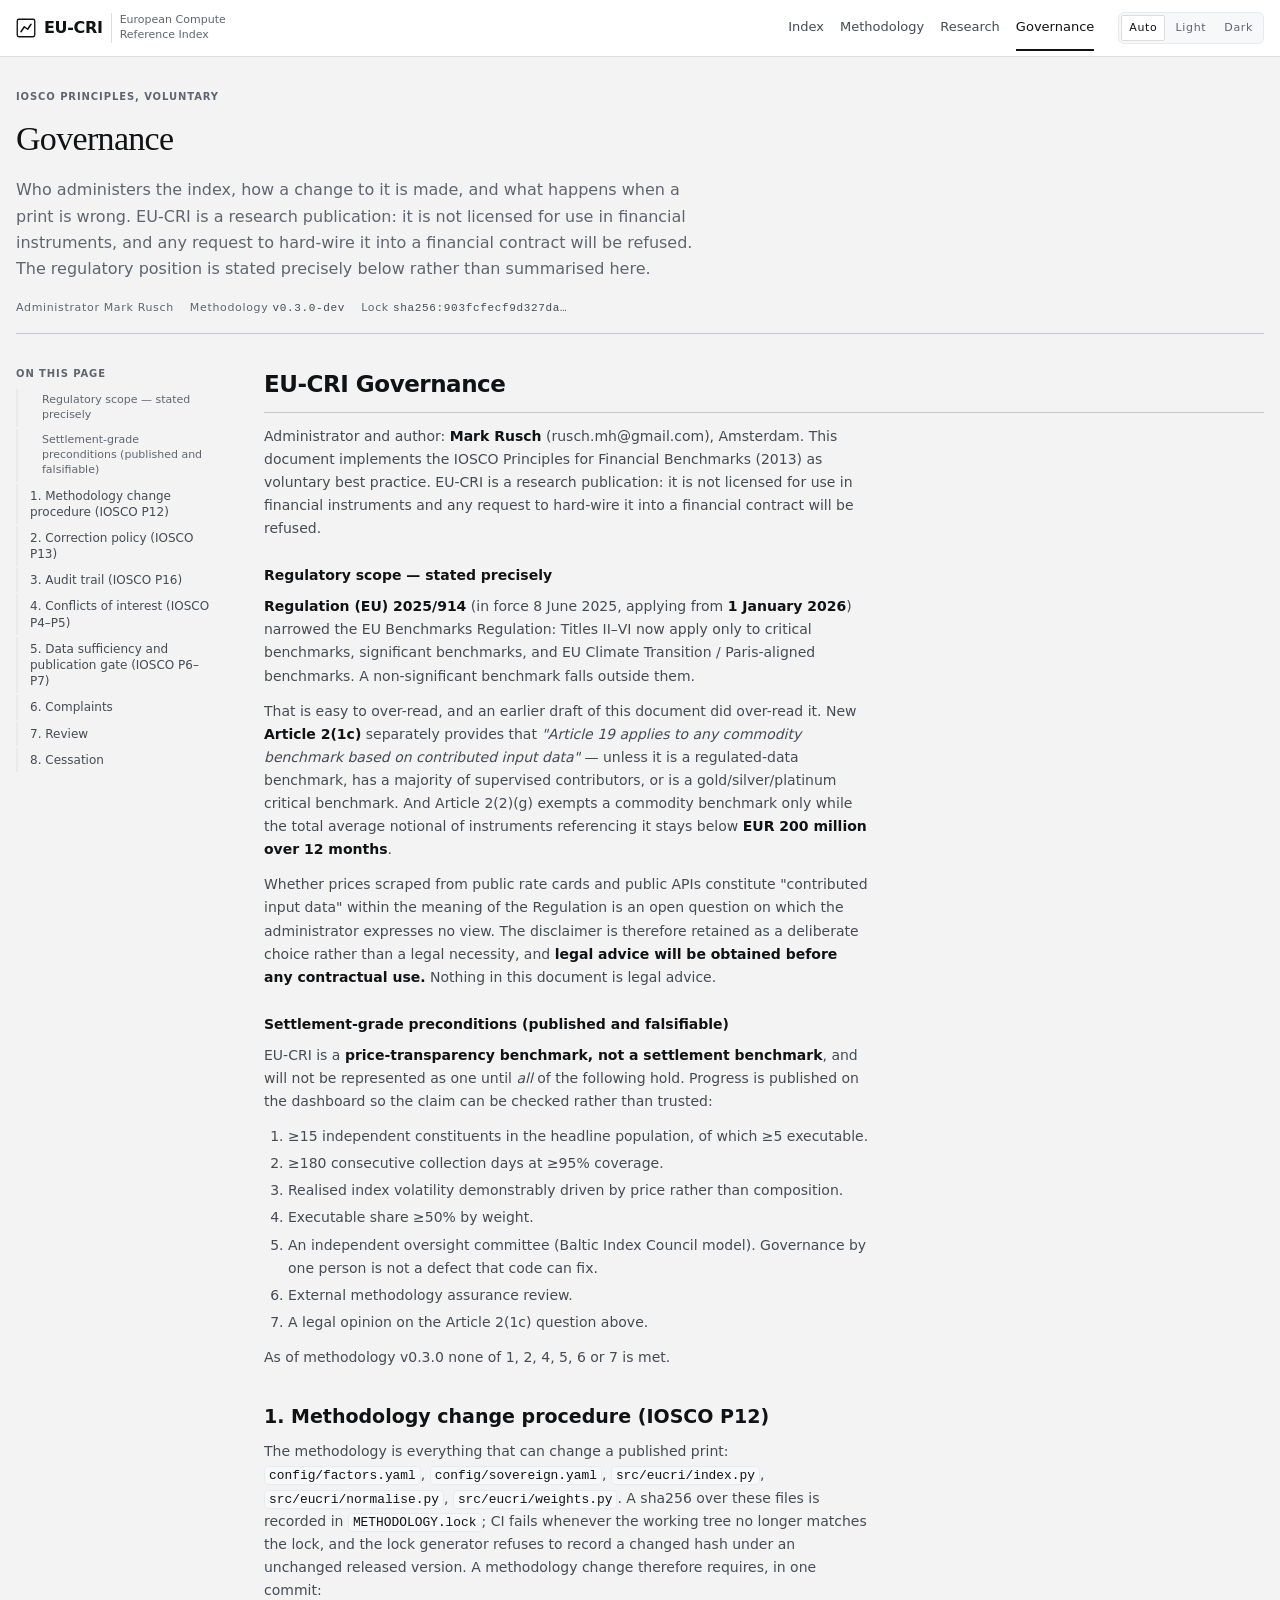
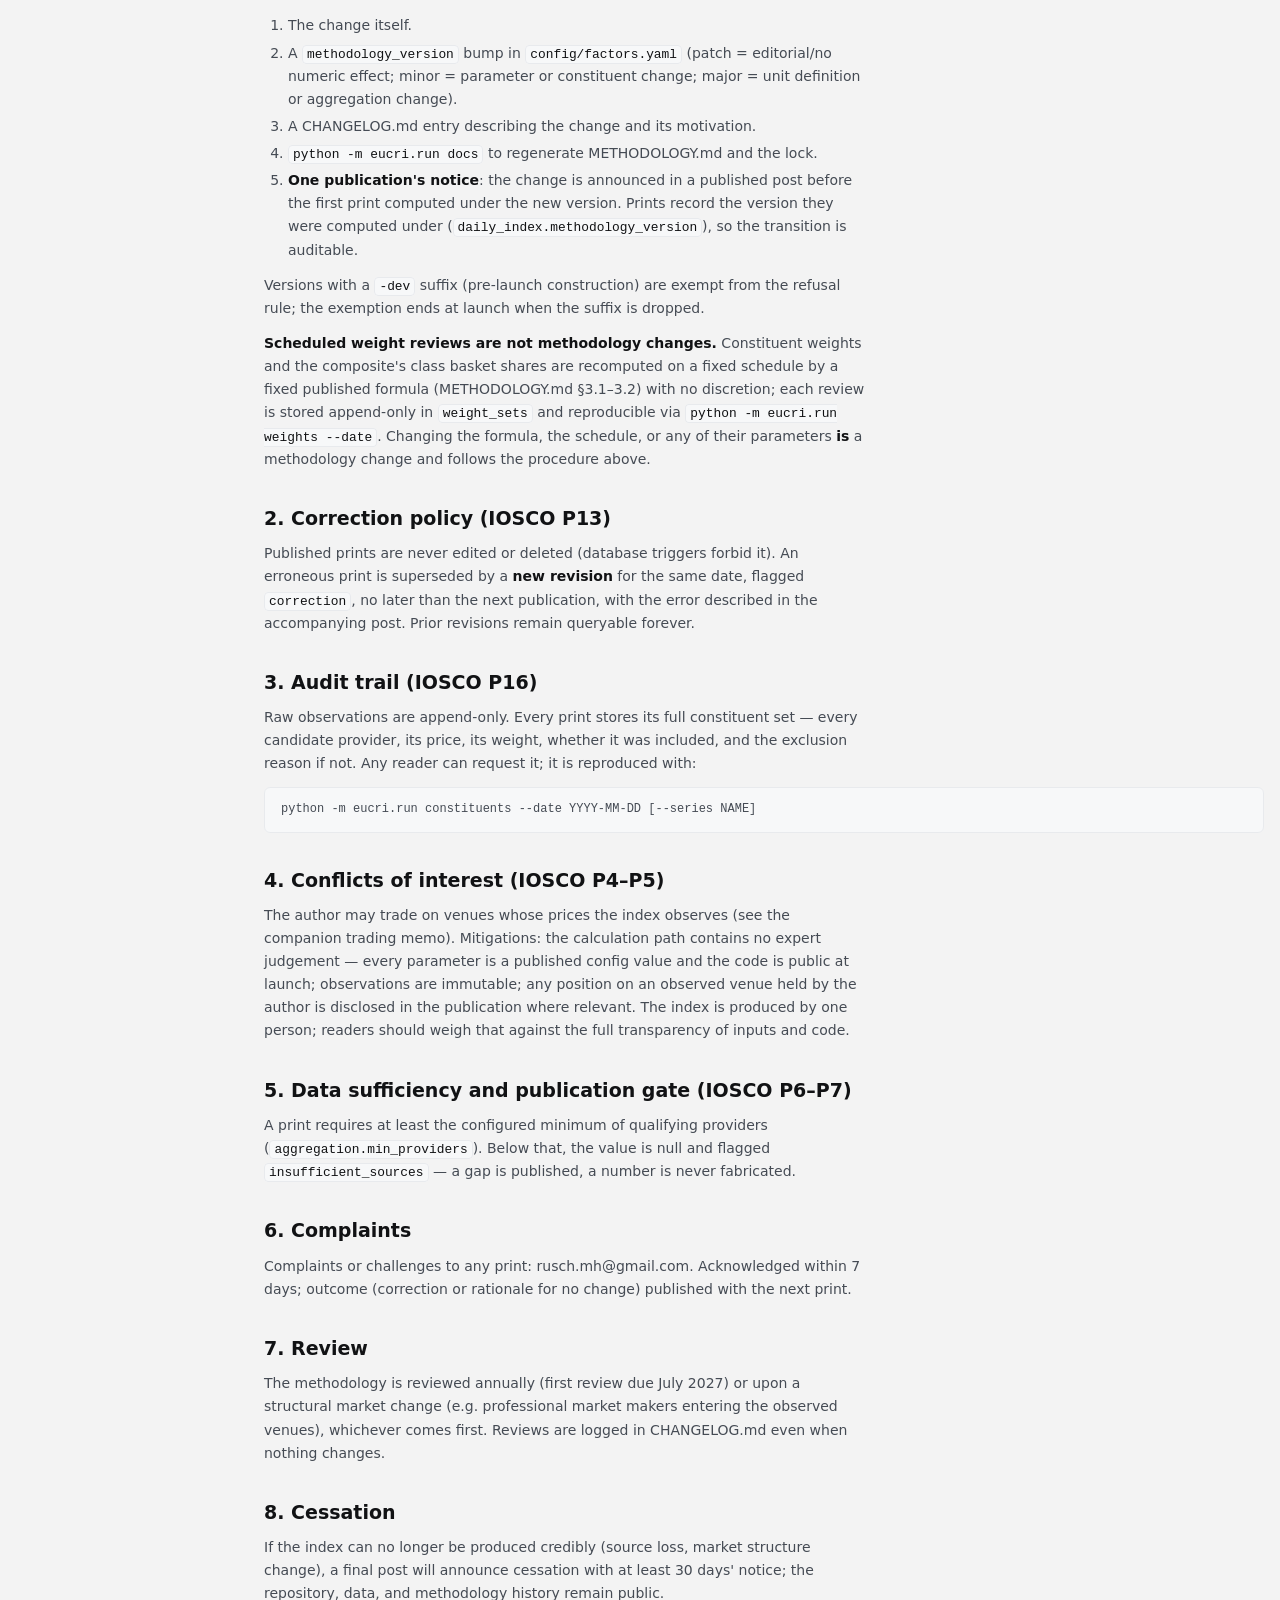
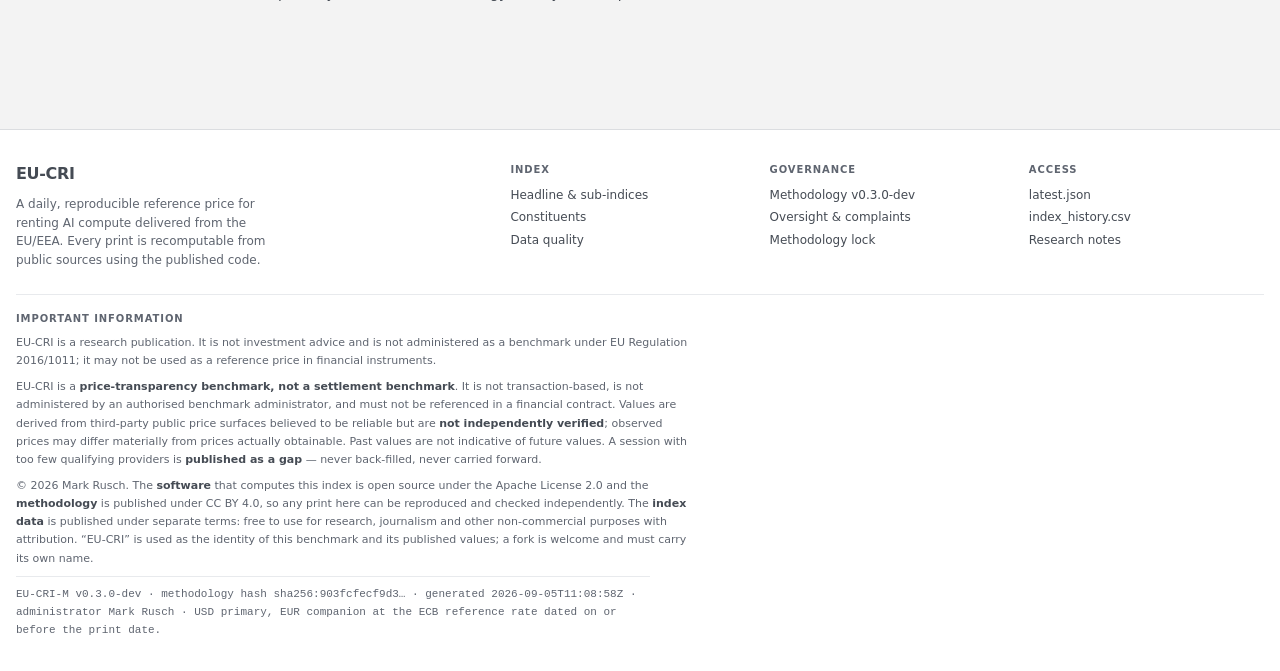
<file: site/governance.html>
<!doctype html>
<html lang="en">
<head>
<meta charset="utf-8">
<meta name="viewport" content="width=device-width, initial-scale=1">
<title>Governance — EU-CRI</title>
<meta name="description" content="EU-CRI governance: methodology change procedure, correction policy, audit trail, conflicts of interest, complaints, and cessation.">
<meta name="color-scheme" content="light dark">
<meta name="theme-color" media="(prefers-color-scheme: light)" content="#f3f3f3">
<meta name="theme-color" media="(prefers-color-scheme: dark)" content="#101113">
<link rel="icon" href="data:image/svg+xml,%3Csvg xmlns='http://www.w3.org/2000/svg' viewBox='0 0 32 32'%3E%3Crect width='32' height='32' rx='6' fill='%2317191c'/%3E%3Cpath d='M7 21 L13 13 L18 17 L25 9' fill='none' stroke='%232fd6c3' stroke-width='2.6' stroke-linecap='round' stroke-linejoin='round'/%3E%3C/svg%3E">
<script>(function(){try{var t=localStorage.getItem('eucri-theme');if(t==='light'||t==='dark')document.documentElement.setAttribute('data-theme',t);}catch(e){}document.documentElement.classList.add('js-boot');})();</script>
<style>
/* ==========================================================================
   EU-CRI — European Compute Reference Index
   DESIGN TOKENS  ·  v1.0  ·  the whole visual system, one file
   ==========================================================================

   HOW THIS FILE IS ORGANISED
   --------------------------
   §0  Reset-adjacent globals            §7   Diverging scale (basis ribbon)
   §1  Neutral ramp (cool slate)         §8   Typography
   §2  Semantic surfaces                 §9   Space
   §3  Ink (text)                        §10  Radii & borders
   §4  Lines, rules, focus               §11  Elevation
   §5  Brand accent (rationed)           §12  Motion
   §6  Status, delta, chart chrome,      §13  Layout
       categorical + sequential

   THE THREE RULES THAT MAKE THIS SYSTEM WORK
   ------------------------------------------
   1. THE ACCENT IS RATIONED. `--accent` is teal and it means ONE thing:
      "this is the live / current value." It is not a link colour by default,
      not a button colour by default, not a section-header colour, ever. If
      the teal appears more than a couple of times in a viewport, the system
      has been misused and the page has stopped signalling anything.
      (Lineage: Ornn ships exactly one saturated hex, used once, in a
      stylesheet otherwise made of ten greys.)

   2. THE BASE CARRIES NO HUE. The neutral ramp is a cool slate with no
      green, no navy, no warmth. All hue in the product comes from the
      accent, the status scale, and the chart palettes. Tinting the base
      spends the hue budget on chrome.

   3. COLOUR IS NEVER THE ONLY CHANNEL. Every status, every delta, every
      diverging value ships with a glyph, a sign, a direct label, or a
      table view beside it. See §6 and §7.

   THEMING CONTRACT
   ----------------
   The complete light palette lives on bare `:root`. Dark mode redefines
   ONLY the tokens that change, in two places:
     (a) `@media (prefers-color-scheme: dark) { :root:not([data-theme="light"]) }`
         — follows the OS, but yields to an explicit light stamp.
     (b) `:root[data-theme="dark"]`
         — an explicit toggle, declared after (a) so it wins in both
           directions.
   Non-colour tokens (type, space, radii, motion, layout) are declared once
   and never themed.

   NO EXTERNAL REQUESTS. System font stacks only. No @import, no url(),
   no remote anything. This file is safe under a strict CSP.
   ========================================================================== */


/* ==========================================================================
   :root — THE COMPLETE LIGHT PALETTE + ALL UNTHEMED TOKENS
   ========================================================================== */

:root {
  color-scheme: light;

  /* ------------------------------------------------------------------------
     §1  NEUTRAL RAMP — cool slate, no hue cast
     ------------------------------------------------------------------------
     The raw ladder. DO NOT reference these directly in component CSS —
     always go through a semantic token in §2/§3/§4. The ramp exists so new
     semantic tokens can be minted from steps that are already in the family.
     Numbering runs 0 (white) → 1000 (near-black); the number is a rough
     darkness position, not a fixed lightness value.
     ---------------------------------------------------------------------- */
  --slate-0:    #ffffff;   /* card / chart surface, light mode                */
  --slate-25:   #f7f8f9;   /* inset well — code blocks, table headers         */
  --slate-50:   #f3f3f3;   /* page plane, light mode                          */
  --slate-75:   #eceef1;   /* ticker strip, neutral chip fill                 */
  --slate-100:  #e8eaed;   /* chart gridline, table row rule                  */
  --slate-150:  #dbdde0;   /* structural border / hairline                    */
  --slate-200:  #c4c8ce;   /* chart axis + baseline, strong rule              */
  --slate-300:  #a2a9b3;   /* — dark-mode secondary-ish; unused in light      */
  --slate-350:  #949ba5;   /* NON-TEXT only in light (2.80:1). Disabled glyph */
  --slate-400:  #8b929d;   /* chart de-emphasis stroke, light (3.14:1)        */
  --slate-450:  #7b828c;   /* dark-mode de-emphasis stroke                    */
  --slate-500:  #5f6570;   /* light muted ink — smallest AA-safe grey (5.28+) */
  --slate-550:  #565c66;   /* reserved mid step                               */
  --slate-600:  #454b54;   /* light secondary ink; default chart line         */
  --slate-650:  #3d4045;   /* dark-mode strong rule                           */
  --slate-750:  #2a2d33;   /* dark-mode structural border                     */
  --slate-800:  #24272c;   /* dark-mode gridline / row rule                   */
  --slate-825:  #22262c;   /* dark-mode neutral chip fill                     */
  --slate-850:  #1c1f24;   /* dark-mode inset well                            */
  --slate-875:  #17191c;   /* dark-mode card / chart surface                  */
  --slate-925:  #101113;   /* dark-mode page plane                            */
  --slate-950:  #0b0c0e;   /* dark-mode masthead / footer plane               */
  --slate-1000: #08090a;   /* deepest step — hard borders on dark             */

  /* ------------------------------------------------------------------------
     §2  SEMANTIC SURFACES
     ------------------------------------------------------------------------
     Four planes, and that is the whole depth model. There is no fifth.
     Depth is expressed by surface + hairline, not by shadow (see §11).
     ---------------------------------------------------------------------- */
  --page:            var(--slate-50);   /* the page body. Always set explicitly
                                           on <body> — never leave transparent. */
  --surface:         var(--slate-0);    /* cards, panels, table bodies, the
                                           surface every chart is drawn on.     */
  --surface-inset:   var(--slate-25);   /* recessed wells: code blocks, table
                                           headers, footnote strips.            */
  --surface-strip:   var(--slate-75);   /* the ticker strip + any full-bleed
                                           band that must read denser than the
                                           page but flatter than a card.        */
  --surface-chrome:  var(--slate-0);    /* masthead / footer plane.             */
  --surface-hover:   var(--slate-25);   /* ghost wash on row + control hover.
                                           Never a saturated hover state.       */
  --surface-active:  var(--slate-75);   /* pressed / selected row.              */

  /* ------------------------------------------------------------------------
     §3  INK — text colour
     ------------------------------------------------------------------------
     Three text levels, and one non-text grey. Every text level clears
     WCAG AA 4.5:1 on EVERY surface in §2 — checked, not assumed. Ratios in
     DESIGN.md. If you need a fourth level, you have a hierarchy problem,
     not a token problem.
     ---------------------------------------------------------------------- */
  --ink:           var(--slate-1000);  /* overridden below — see note          */
  --ink-1:         #111214;            /* primary: headings, prices, values.
                                          18.7:1 on surface, 16.9:1 on page.    */
  --ink-2:         var(--slate-600);   /* secondary: body prose, table cells.
                                          8.8:1 / 7.9:1.                        */
  --ink-3:         var(--slate-500);   /* muted: labels, captions, units, axis
                                          tick text, timestamps. 5.9:1 / 5.3:1.
                                          THIS IS THE FLOOR FOR TEXT.           */
  --ink-faint:     var(--slate-350);   /* NOT FOR TEXT (2.8:1). Disabled
                                          controls, decorative glyphs, the
                                          inactive half of a toggle only.       */
  --ink-inverse:   #ffffff;            /* text on a filled accent/status mark. */

  /* ------------------------------------------------------------------------
     §4  LINES, RULES, FOCUS
     ------------------------------------------------------------------------
     Everything structural is a 1px hairline. There are no 2px dividers, no
     dashed rules anywhere (dashes read as "projection" in a data product),
     and no double borders.
     ---------------------------------------------------------------------- */
  --rule:          var(--slate-100);   /* table row dividers, ledger rows,
                                          the densest separator.               */
  --rule-strong:   var(--slate-150);   /* card borders, section boundaries.    */
  --rule-heavy:    var(--slate-200);   /* the one rule under a table head; the
                                          chart baseline. Use sparingly.       */
  --focus-ring:    var(--accent);      /* 2px solid + 2px offset. Never remove
                                          focus; restyle it.                   */
  --focus-offset:  2px;
  --focus-width:   2px;

  /* ------------------------------------------------------------------------
     §5  BRAND ACCENT — teal, RATIONED
     ------------------------------------------------------------------------
     Meaning: "live / current / this is the number the page is about."
     Lineage: Nord Pool's power-market teal, deepened for contrast. Chosen
     over blue because every comparable in the category (Ornn, Deribit,
     Linear, generic fintech) defaults to blue, and blue is already spoken
     for as categorical slot 1 in charts.

     BUDGET: at most ~3 accent marks per viewport. In practice that is the
     hero rule, the live dot, and the chart's current-value marker.
     ---------------------------------------------------------------------- */
  --accent:        #00786c;   /* MARKS ONLY — rules, dots, chart markers,
                                 filled button backgrounds. 5.4:1 on surface. */
  --accent-ink:    #00655c;   /* TEXT — links, accented labels. 7.0:1 on
                                 surface, 6.3:1 on page. Use this, not
                                 --accent, whenever the teal is a glyph the
                                 reader must read.                            */
  --accent-wash:   #dff0ed;   /* the only tinted fill: L1 badge, selected
                                 state, accent callout rail background.       */
  --on-accent:     #ffffff;   /* text on an --accent fill. 5.4:1.             */

  /* ------------------------------------------------------------------------
     §6  STATUS — fixed scale, reserved meaning
     ------------------------------------------------------------------------
     These four steps are FIXED and identical in both themes. They are never
     reused as "series 5", and a categorical series colour is never used for
     status. Every status mark ships with an icon AND a text label — on the
     light surface `warning` (1.8:1) and `serious` (2.6:1) are deliberately
     below 3:1, and the icon+label pairing is the mitigation.

     Each status has THREE tokens with three different jobs:
       --status-x        the MARK   — dot, icon fill, chart mark. Non-text.
       --status-x-ink    the TEXT   — AA-safe on --surface and --status-x-bg.
       --status-x-bg     the WASH   — chip background only. Never a table-cell
                                      fill: full-cell colour washes are the
                                      single fastest way to look like a retail
                                      trading app instead of a benchmark.
     ---------------------------------------------------------------------- */
  --status-good:       #0ca30c;
  --status-good-ink:   #006300;
  --status-good-bg:    #e2f3e2;

  --status-warning:    #fab219;
  --status-warning-ink:#7a5200;
  --status-warning-bg: #fbf0d8;

  --status-serious:    #ec835a;
  --status-serious-ink:#8f4420;
  --status-serious-bg: #fbeae2;

  --status-critical:   #d03b3b;
  --status-critical-ink:#a32222;
  --status-critical-bg:#fbe6e6;

  --status-neutral:    var(--slate-400);
  --status-neutral-ink:var(--ink-2);
  --status-neutral-bg: var(--slate-75);

  /* ---- DELTA -------------------------------------------------------------
     Price movement. Text-safe steps derived from the status scale — NOT the
     status marks themselves, which are too light to read as text on white.
     ALWAYS rendered with a visible +/− sign and a hairline arrow glyph, so
     the colour is redundant. Never a background wash on the cell.
     ---------------------------------------------------------------------- */
  --delta-up:      var(--status-good-ink);   /* 7.5:1 */
  --delta-down:    var(--status-critical-ink);/* 7.5:1 */
  --delta-flat:    var(--ink-3);              /* 5.9:1 */

  /* ---- TIER BADGES -------------------------------------------------------
     L1 = verified transacted price · L2 = published API/list with observed
     fills · L3 = list price only. This is an ORDINAL scale (the order is the
     meaning), so it is encoded by ink weight + wash lightness, not by hue —
     only L1 earns the accent, because L1 is the tier the index trusts.
     ---------------------------------------------------------------------- */
  --tier-1-ink:  var(--accent-ink);   --tier-1-bg: var(--accent-wash);
  --tier-2-ink:  var(--ink-2);        --tier-2-bg: var(--slate-75);
  --tier-3-ink:  var(--ink-3);        --tier-3-bg: var(--slate-25);

  /* ------------------------------------------------------------------------
     §6b  CHART CHROME
     ------------------------------------------------------------------------
     The non-data ink in a chart. All of it recessive: gridlines one step off
     the surface, solid hairlines only, never dashed.

     THE HOUSE CHART RULE: a chart is GREYSCALE by default. `--chart-line` is
     the default single-series stroke. The categorical palette (§6c) comes out
     only when two or more series genuinely need identity. The accent marks
     the current value and nothing else.
     ---------------------------------------------------------------------- */
  --chart-surface: var(--surface);
  --chart-grid:    var(--slate-100);  /* 1px solid. Recessive.                */
  --chart-axis:    var(--slate-200);  /* baseline + axis rule.                */
  --chart-label:   var(--ink-3);      /* axis tick text — AA-safe, 5.9:1.     */
  --chart-line:    var(--slate-600);  /* default single series, 2px. 8.8:1.   */
  --chart-wash:    rgba(69, 75, 84, 0.08); /* area fill under --chart-line.   */
  --chart-deemph:  var(--slate-400);  /* sparkline body, context series.
                                         3.14:1 — clears the 3:1 mark floor.  */
  --chart-marker:  var(--accent);     /* current-value dot + hairline. ONE
                                         per chart.                           */
  --chart-ring:    var(--surface);    /* 2px surface ring on overlapping dots */
  --chart-crosshair: var(--slate-300);/* hover hairline.                      */
  --chart-gap:     2px;               /* surface gap between touching marks.  */

  /* ------------------------------------------------------------------------
     §6c  CATEGORICAL PALETTE — fixed order, NEVER cycled
     ------------------------------------------------------------------------
     Validated (dataviz validator, both modes, against THIS system's surfaces
     #ffffff / #17191c): lightness band PASS, chroma floor PASS, CVD
     separation PASS (worst adjacent ΔE 9.1 light / 8.4 dark, protanopia,
     Machado 2009 @1.0), normal-vision floor PASS (19.6 / 19.3).

     RULES
     · Assign in slot order 1,2,3… Colour follows the ENTITY, never its rank —
       filtering a series out must not repaint the survivors.
     · There is no slot 9. A ninth series folds into "Other", facets into
       small multiples, or the chart form changes.
     · Scatter / bubble / choropleth / small-multiples use the ALL-PAIRS test
       and are capped at THREE slots. Past three, facet.
     · LIGHT-MODE RELIEF RULE: slots 3 (2.82:1), 4 (2.17:1) and 5 (2.69:1) sit
       below 3:1 on white. Wherever they appear, ship visible direct labels or
       the table view. This is not dismissable.
     · Text never wears a series colour. A coloured mark sits BESIDE the label.
     ---------------------------------------------------------------------- */
  --series-1: #2a78d6;  /* blue    4.42:1 */
  --series-2: #eb6834;  /* orange  3.20:1 */
  --series-3: #1baf7a;  /* aqua    2.82:1  ← relief required */
  --series-4: #eda100;  /* yellow  2.17:1  ← relief required */
  --series-5: #e87ba4;  /* magenta 2.69:1  ← relief required */
  --series-6: #008300;  /* green   4.95:1 */
  --series-7: #4a3aa7;  /* violet  8.56:1 */
  --series-8: #e34948;  /* red     3.95:1 */

  /* ------------------------------------------------------------------------
     §6d  SEQUENTIAL RAMP — one hue, light → dark, for MAGNITUDE
     ------------------------------------------------------------------------
     Blue. Heatmaps, choropleths, weight-share intensity. For an ORDINAL use
     (discrete ordered marks) do not go lighter than --seq-250 on light or
     darker than --seq-600 on dark — those are the 2:1-vs-surface floors.
     ---------------------------------------------------------------------- */
  --seq-100: #cde2fb;  --seq-150: #b7d3f6;  --seq-200: #9ec5f4;
  --seq-250: #86b6ef;  --seq-300: #6da7ec;  --seq-350: #5598e7;
  --seq-400: #3987e5;  --seq-450: #2a78d6;  --seq-500: #256abf;
  --seq-550: #1c5cab;  --seq-600: #184f95;  --seq-650: #104281;
  --seq-700: #0d366b;

  /* ------------------------------------------------------------------------
     §7  DIVERGING SCALE — the basis ribbon
     ------------------------------------------------------------------------
     The signature device. Encodes the EU-vs-global spread: which side of
     zero, and how far.

       COOL (blue)  = EU DISCOUNT — European compute cheaper than the
                      global reference.
       NEUTRAL      = flat. A GREY, never a hue — the midpoint has to read
                      as "nothing happened".
       WARM (orange)= EU PREMIUM — European compute dearer.

     Poles are the categorical slot-1 blue and slot-2 orange hues, so the
     colourblind-safety of those hues carries over. Warm/cool poles read as
     opposite; blue↔aqua would not. Four equal steps per arm; both arms pass
     the ordinal check in both modes (monotone lightness, adjacent ΔL ≥ 0.06,
     near-surface end ≥ 2:1, single hue).

     BINS (absolute basis, $/GPU-hr):  1: <0.10   2: 0.10–0.20
                                       3: 0.20–0.32   4: ≥0.32

     MANDATORY COMPANIONS: a scale legend, and a table view. Colour is
     paired with column DIRECTION (up = premium, down = discount) so sign is
     never carried by hue alone.
     ---------------------------------------------------------------------- */
  --div-cool-4: #1c5cab;   /* deepest discount   6.63:1 */
  --div-cool-3: #2a78d6;   /*                    4.42:1 */
  --div-cool-2: #5598e7;   /*                    2.99:1 */
  --div-cool-1: #86b6ef;   /* nearest zero       2.11:1 */
  --div-mid:    #edeff2;   /* neutral grey midpoint     */
  --div-warm-1: #e89d83;   /* nearest zero       2.19:1 */
  --div-warm-2: #da7550;   /*                    3.16:1 */
  --div-warm-3: #c54e1c;   /*                    4.69:1 */
  --div-warm-4: #9c390c;   /* deepest premium    6.99:1 */
  /* Ink for a label set INSIDE a diverging fill — pick by the fill's
     luminance so it always clears contrast. */
  --div-ink-on-deep:  #ffffff;   /* on arms 3–4: 6.6:1 / 7.0:1 */
  --div-ink-on-light: var(--ink-1); /* on arms 1–2: 8.9:1 / 8.6:1 */

  /* ------------------------------------------------------------------------
     §8  TYPOGRAPHY — three system stacks, three jobs
     ------------------------------------------------------------------------
     No webfonts. No @font-face. System stacks only, chosen so the fallback
     chain lands on a grotesque / a mono / a transitional serif on every
     platform.
       SANS  — all UI, all prose. The workhorse.
       MONO  — EVERY numeral the reader might compare: prices, deltas,
               weights, timestamps, hashes, versions, axis ticks. This is the
               institutional tell; proportional figures in a price column is
               the fastest way to look un-audited.
       SERIF — editorial display ONLY: methodology and research page
               headlines, pull quotes. Never on a price, never in a chart,
               never in the UI. (A serif on a hero figure reads as
               decoration; the hero price uses MONO.)
     ---------------------------------------------------------------------- */
  --font-sans: system-ui, -apple-system, BlinkMacSystemFont, "Segoe UI",
               Roboto, "Helvetica Neue", Arial, sans-serif;
  --font-mono: ui-monospace, "SF Mono", SFMono-Regular, "Cascadia Mono",
               "Segoe UI Mono", "Roboto Mono", Menlo, Consolas,
               "Liberation Mono", monospace;
  --font-serif: "Iowan Old Style", "Palatino Linotype", Palatino, Palladio,
               "Hoefler Text", Georgia, "Times New Roman", serif;

  /* Type scale — 1.200 minor third, anchored at 14px body. Institutional
     products run one step smaller than consumer products; that is deliberate. */
  --text-3xs:  10px;   /* table-head labels, flag glyph text. ALL-CAPS only. */
  --text-2xs:  11px;   /* footnote refs, chip text, axis ticks               */
  --text-xs:   12px;   /* dense table cells, metadata lines                  */
  --text-sm:   13px;   /* secondary UI, ticker strip                         */
  --text-base: 14px;   /* body prose, default UI                             */
  --text-md:   16px;   /* lead paragraph, sub-index tile value               */
  --text-lg:   19px;   /* card / section headings                            */
  --text-xl:   23px;   /* page section headings                              */
  --text-2xl:  28px;   /* page title                                         */
  --text-3xl:  34px;   /* editorial display headline (serif)                 */
  --text-hero: 60px;   /* THE print. Exactly one per view.                   */

  --leading-tight:  1.15;  /* headings, the hero print                       */
  --leading-snug:   1.35;  /* table cells, tiles, chips                      */
  --leading-normal: 1.55;  /* UI text                                        */
  --leading-prose:  1.65;  /* body copy at --measure-prose                   */

  --weight-regular:  400;
  --weight-medium:   500;
  --weight-semibold: 600;
  --weight-bold:     700;

  --tracking-tight:  -0.02em;  /* the hero print + display sizes only        */
  --tracking-normal: 0;
  --tracking-wide:   0.06em;   /* small-caps-ish label runs                  */
  --tracking-caps:   0.09em;   /* --text-3xs ALL-CAPS table heads            */

  /* Numerals. Applied globally to mono in §0 below; stated here so it can be
     reasoned about as a token. Tabular + fixed decimals means a live cell
     never reflows on update. */
  --numeric-table: tabular-nums lining-nums;

  /* ------------------------------------------------------------------------
     §9  SPACE — 8px base, with a 4px half-step for dense grids
     ------------------------------------------------------------------------
     Outer rhythm is 8px. Inside a dense table or ticker the rhythm halves to
     4px — that nesting is what produces terminal density without the page
     itself feeling cramped.
     ---------------------------------------------------------------------- */
  --space-0:  0;
  --space-1:  2px;   /* the chart surface-gap; icon nudges                   */
  --space-2:  4px;   /* dense-grid half-step                                 */
  --space-3:  8px;   /* BASE                                                 */
  --space-4:  12px;
  --space-5:  16px;
  --space-6:  24px;
  --space-7:  32px;
  --space-8:  48px;
  --space-9:  64px;
  --space-10: 96px;  /* major section separation                             */

  /* ------------------------------------------------------------------------
     §10  RADII & BORDER WIDTHS
     ------------------------------------------------------------------------
     Nothing rounder than 20px, and only the hero print card earns the
     maximum — the one element the eye should land on first. Tables and the
     ticker stay square; density there reads as precision, not as chrome.
     ---------------------------------------------------------------------- */
  --radius-0:  0;      /* tables, ticker, full-bleed bands — square          */
  --radius-xs: 4px;    /* chips, badges, inline code                         */
  --radius-sm: 6px;    /* buttons, inputs                                    */
  --radius-md: 12px;   /* cards, panels, tiles                               */
  --radius-lg: 20px;   /* the hero print card only. THE MAXIMUM.             */
  --radius-pill: 999px;/* the live dot only                                  */

  --border-hairline: 1px;
  --border-marker:   2px;   /* the accent rule on the hero card; focus ring  */

  /* ------------------------------------------------------------------------
     §11  ELEVATION — shadow, glow, texture
     ------------------------------------------------------------------------
     Depth in this system is surface + hairline. --shadow-raised exists for
     genuinely floating layers only: the chart tooltip and a dropdown. A card
     never has a shadow. If you are reaching for a second shadow, use a
     hairline instead.

     --shadow-glow and --accent-glow are the one deliberate exception, and
     they are RATIONED exactly like --accent itself (§5): --accent-glow ships
     only on the live dot, --shadow-glow only on the hero print card. Both
     are inert (`none` / fully transparent) in light mode — a glow reads as
     ambient light, which only a dark surface can plausibly emit.

     --texture-dot is the same story for surface texture: a near-invisible
     dot grid, dark-mode only, on the masthead, hero and footer chrome. It is
     never a foreground channel — nothing is ever encoded in it.
     ---------------------------------------------------------------------- */
  --shadow-none:   none;
  --shadow-raised: 0 2px 8px rgba(17, 18, 20, 0.10),
                   0 0 0 1px rgba(17, 18, 20, 0.06);
  /* The same elevation expressed as a filter, for SVG tooltips — box-shadow
     does not apply inside SVG. Keep the two in step. */
  --shadow-raised-svg: drop-shadow(0 2px 8px rgba(17, 18, 20, 0.18));
  --shadow-glow:   none;                        /* hero card ambient ring    */
  --accent-glow:   rgba(0, 120, 108, 0.28);      /* live-dot halo            */
  --texture-dot:   none;                         /* masthead/hero/footer bg  */

  /* ------------------------------------------------------------------------
     §12  MOTION
     ------------------------------------------------------------------------
     Motion is functional or absent. The only animation in the product is the
     live-dot pulse and the tick flash. A tick flash is a brief OPACITY change
     on the changed cell — never a green/red background wash across the row.
     All of it collapses to nothing under prefers-reduced-motion (§0).
     ---------------------------------------------------------------------- */
  --dur-flash: 180ms;  /* the tick flash on an updated cell                  */
  --dur-fast:  120ms;  /* hover / focus state changes                        */
  --dur-base:  200ms;  /* disclosure, theme swap                             */
  --dur-pulse: 2400ms; /* the live dot. Slow enough to be ambient.           */
  --ease:      cubic-bezier(0.2, 0, 0.2, 1);

  /* ------------------------------------------------------------------------
     §13  LAYOUT
     ------------------------------------------------------------------------ */
  --content-max:   1280px;  /* the 12-column field                           */
  --measure-prose: 68ch;    /* body copy never exceeds this. Charts and
                               tables break out to full width.               */
  --row-h:         36px;    /* standard table row                            */
  --row-h-dense:   28px;    /* constituents grid, ticker — terminal density  */
  --strip-h:       34px;    /* the ticker strip                              */

  --z-base:    0;
  --z-sticky:  10;   /* masthead + ticker                                    */
  --z-overlay: 20;   /* chart tooltip                                        */
}


/* ==========================================================================
   DARK — (a) follows the OS, yields to an explicit light stamp
   Only the tokens that CHANGE are redefined. Type, space, radii, motion and
   layout are inherited untouched from :root.
   ========================================================================== */

@media (prefers-color-scheme: dark) {
  :root:not([data-theme="light"]) {
    color-scheme: dark;

    /* §2 surfaces — the plane order inverts: page is darker than card */
    --page:           var(--slate-925);
    --surface:        var(--slate-875);
    --surface-inset:  var(--slate-850);
    --surface-strip:  var(--slate-925);
    --surface-chrome: var(--slate-950);
    --surface-hover:  var(--slate-850);
    --surface-active: var(--slate-825);

    /* §3 ink — re-selected for the dark surface, not an automatic flip */
    --ink-1:       #f5f6f7;              /* 16.3:1 surface / 17.5:1 page      */
    --ink-2:       #c3c8d0;              /* 10.5:1 / 11.2:1                   */
    --ink-3:       var(--slate-300);     /*  7.4:1 /  8.0:1                   */
    --ink-faint:   var(--slate-450);     /*  4.5:1 — still non-text by policy */
    --ink-inverse: #08191c;

    /* §4 lines */
    --rule:        var(--slate-800);
    --rule-strong: var(--slate-750);
    --rule-heavy:  var(--slate-650);

    /* §5 accent — one step, bright enough to carry 3:1 as a mark and
       4.5:1 as text, so --accent and --accent-ink converge in dark */
    --accent:      #2fd6c3;   /* 9.7:1 on surface */
    --accent-ink:  #2fd6c3;   /* 9.7:1 */
    --accent-wash: #0d2b28;
    --on-accent:   #08191c;   /* 9.9:1 on the accent fill */

    /* §6 status — the four MARKS are fixed and do not change. Only the
       text-safe inks and the washes are re-selected for the dark surface. */
    --status-good-ink:     #0ca30c;  /* 5.3:1 */
    --status-good-bg:      #0e2413;
    --status-warning-ink:  #fab219;  /* 9.6:1 */
    --status-warning-bg:   #2a2109;
    --status-serious-ink:  #ec835a;  /* 6.7:1 */
    --status-serious-bg:   #2a1a12;
    --status-critical-ink: #ef7a7a;  /* 6.5:1 */
    --status-critical-bg:  #2c1516;
    --status-neutral:      var(--slate-450);
    --status-neutral-bg:   var(--slate-825);

    /* §6 tiers */
    --tier-2-bg: var(--slate-825);
    --tier-3-bg: var(--slate-850);

    /* §6b chart chrome */
    --chart-grid:      var(--slate-800);
    --chart-axis:      var(--slate-650);
    --chart-line:      var(--ink-2);                  /* 10.5:1 */
    --chart-wash:      rgba(195, 200, 208, 0.08);
    --chart-deemph:    var(--slate-450);              /*  4.5:1 */
    --chart-crosshair: var(--slate-550);

    /* §6c categorical — the same eight hues, RE-STEPPED for the dark
       surface (not a filter, not an automatic lighten). All eight clear
       3:1 on #17191c, so the light-mode relief rule does not apply here —
       but ship the labels anyway so both themes read identically. */
    --series-1: #3987e5;  /* 4.84:1 */
    --series-2: #d95926;  /* 4.54:1 */
    --series-3: #199e70;  /* 5.17:1 */
    --series-4: #c98500;  /* 5.74:1 */
    --series-5: #d55181;  /* 4.46:1 */
    --series-6: #008300;  /* 3.56:1 */
    --series-7: #9085e9;  /* 5.63:1 */
    --series-8: #e66767;  /* 5.45:1 */

    /* §7 diverging — the arms flip anchor: the step nearest zero is now the
       DARKEST, so "nearly flat" still recedes toward the surface. */
    --div-cool-4: #6da7ec;  /* 7.04:1 */
    --div-cool-3: #3987e5;  /* 4.84:1 */
    --div-cool-2: #256abf;  /* 3.26:1 */
    --div-cool-1: #184f95;  /* 2.17:1 */
    --div-mid:    #33373d;
    --div-warm-1: #883008;  /* 2.07:1 */
    --div-warm-2: #af4517;  /* 3.09:1 */
    --div-warm-3: #d45e2f;  /* 4.56:1 */
    --div-warm-4: #e28969;  /* 6.72:1 */
    --div-ink-on-deep:  var(--ink-1);   /* on arms 3–4 in dark: 7.5:1 / 7.9:1 */
    --div-ink-on-light: var(--ink-1);

    /* §11 elevation — a dark surface cannot be lifted by a darker shadow, so
       the ring does the work and the shadow only deepens the ground. */
    --shadow-raised: 0 2px 10px rgba(0, 0, 0, 0.55),
                     0 0 0 1px rgba(255, 255, 255, 0.10);
    --shadow-raised-svg: drop-shadow(0 2px 10px rgba(0, 0, 0, 0.7));
    --shadow-glow: 0 0 0 1px rgba(47, 214, 195, 0.22),
                   0 0 40px rgba(47, 214, 195, 0.13),
                   0 8px 24px rgba(0, 0, 0, 0.45);
    --accent-glow: rgba(47, 214, 195, 0.5);
    --texture-dot: radial-gradient(circle, rgba(255, 255, 255, 0.055) 1px, transparent 1.6px)
                   0 0/22px 22px;
  }
}


/* ==========================================================================
   DARK — (b) explicit toggle. Declared AFTER the media block so that
   data-theme="dark" wins under an OS set to light, and the :not() guard in
   (a) lets data-theme="light" win under an OS set to dark.
   Identical body to (a). Keep the two blocks in lockstep.
   ========================================================================== */

:root[data-theme="dark"] {
  color-scheme: dark;

  --page:           var(--slate-925);
  --surface:        var(--slate-875);
  --surface-inset:  var(--slate-850);
  --surface-strip:  var(--slate-925);
  --surface-chrome: var(--slate-950);
  --surface-hover:  var(--slate-850);
  --surface-active: var(--slate-825);

  --ink-1:       #f5f6f7;
  --ink-2:       #c3c8d0;
  --ink-3:       var(--slate-300);
  --ink-faint:   var(--slate-450);
  --ink-inverse: #08191c;

  --rule:        var(--slate-800);
  --rule-strong: var(--slate-750);
  --rule-heavy:  var(--slate-650);

  --accent:      #2fd6c3;
  --accent-ink:  #2fd6c3;
  --accent-wash: #0d2b28;
  --on-accent:   #08191c;

  --status-good-ink:     #0ca30c;
  --status-good-bg:      #0e2413;
  --status-warning-ink:  #fab219;
  --status-warning-bg:   #2a2109;
  --status-serious-ink:  #ec835a;
  --status-serious-bg:   #2a1a12;
  --status-critical-ink: #ef7a7a;
  --status-critical-bg:  #2c1516;
  --status-neutral:      var(--slate-450);
  --status-neutral-bg:   var(--slate-825);

  --tier-2-bg: var(--slate-825);
  --tier-3-bg: var(--slate-850);

  --chart-grid:      var(--slate-800);
  --chart-axis:      var(--slate-650);
  --chart-line:      var(--ink-2);
  --chart-wash:      rgba(195, 200, 208, 0.08);
  --chart-deemph:    var(--slate-450);
  --chart-crosshair: var(--slate-550);

  --series-1: #3987e5;
  --series-2: #d95926;
  --series-3: #199e70;
  --series-4: #c98500;
  --series-5: #d55181;
  --series-6: #008300;
  --series-7: #9085e9;
  --series-8: #e66767;

  --div-cool-4: #6da7ec;
  --div-cool-3: #3987e5;
  --div-cool-2: #256abf;
  --div-cool-1: #184f95;
  --div-mid:    #33373d;
  --div-warm-1: #883008;
  --div-warm-2: #af4517;
  --div-warm-3: #d45e2f;
  --div-warm-4: #e28969;
  --div-ink-on-deep:  var(--ink-1);
  --div-ink-on-light: var(--ink-1);

  --shadow-raised: 0 2px 10px rgba(0, 0, 0, 0.55),
                   0 0 0 1px rgba(255, 255, 255, 0.10);
  --shadow-raised-svg: drop-shadow(0 2px 10px rgba(0, 0, 0, 0.7));
  --shadow-glow: 0 0 0 1px rgba(47, 214, 195, 0.22),
                 0 0 40px rgba(47, 214, 195, 0.13),
                 0 8px 24px rgba(0, 0, 0, 0.45);
  --accent-glow: rgba(47, 214, 195, 0.5);
  --texture-dot: radial-gradient(circle, rgba(255, 255, 255, 0.055) 1px, transparent 1.6px)
                 0 0/22px 22px;
}


/* ==========================================================================
   §0  GLOBALS — the small amount of behaviour the tokens imply
   ========================================================================== */

*, *::before, *::after { box-sizing: border-box; }

html { -webkit-text-size-adjust: 100%; }

body {
  margin: 0;
  /* An explicit token background is mandatory: a transparent body borrows
     the host's theme and the whole palette comes apart. */
  background: var(--page);
  color: var(--ink-2);
  font-family: var(--font-sans);
  font-size: var(--text-base);
  line-height: var(--leading-normal);
  /* The page body never scrolls horizontally. Wide tables and charts scroll
     inside their own overflow-x container. */
  overflow-x: hidden;
}

/* Every numeral the reader might compare is mono, tabular, fixed-width. */
code, kbd, samp, pre,
.num, .mono {
  font-family: var(--font-mono);
  font-variant-numeric: var(--numeric-table);
  font-feature-settings: "tnum" 1, "lnum" 1;
}

:focus-visible {
  outline: var(--focus-width) solid var(--focus-ring);
  outline-offset: var(--focus-offset);
  border-radius: var(--radius-xs);
}

@media (prefers-reduced-motion: reduce) {
  *, *::before, *::after {
    animation-duration: 1ms !important;
    animation-iteration-count: 1 !important;
    transition-duration: 1ms !important;
    scroll-behavior: auto !important;
  }
}

/* forced-colors: let the OS palette through rather than fighting it. The
   texture channel (45°/135° hatch) is the identity backup here. */
@media (forced-colors: active) {
  :root { --shadow-raised: none; }
  .chip, .badge, .card { border: 1px solid CanvasText; }
}

/* ==========================================================================
   EU-CRI COMPONENT SHEET
   Every value below resolves to a token from tokens.css. If you find a raw
   hex, a raw px font-size, or a second box-shadow in here, it is a bug.
   ========================================================================== */

/* ---- utilities ---------------------------------------------------------- */
.wrap      { max-width: var(--content-max); margin-inline: auto; padding-inline: var(--space-5); }
.scroll-x  { overflow-x: auto; overscroll-behavior-x: contain; min-inline-size: 0; }

/* A grid or flex item defaults to min-width:auto, which is min-CONTENT — so a
   card holding a 660px-min chart refuses to shrink and pushes the whole page
   sideways on a phone. Every item that can hold a scroll container is pinned
   to min-inline-size:0 so the scroll container clips instead of the page. */
.split > *, .teaser > *, .two > *, .tiles > *, .footer__cols > *,
.card, .card__body, .nav, .metagrid dd { min-inline-size: 0; }
.ta-r      { text-align: right; }
.ta-c      { text-align: center; }
.strong    { color: var(--ink-1); font-weight: var(--weight-semibold); }
.u         { color: var(--ink-3); }
.trunc     { overflow: hidden; text-overflow: ellipsis; white-space: nowrap; }
.rule-v    { width: 1px; align-self: stretch; background: var(--rule-strong); }
.vh        { position:absolute; width:1px; height:1px; margin:-1px; padding:0;
             overflow:hidden; clip-path: inset(50%); white-space: nowrap; border:0; }
.eyebrow   { font-size: var(--text-3xs); text-transform: uppercase;
             letter-spacing: var(--tracking-caps); color: var(--ink-3);
             font-weight: var(--weight-semibold); }
.ico       { flex: none; display: block; }

/* ---- links -------------------------------------------------------------- */
a { color: var(--ink-1); text-decoration-color: var(--rule-heavy);
    text-underline-offset: 2px; text-decoration-thickness: 1px;
    transition: color var(--dur-fast) var(--ease), text-decoration-color var(--dur-fast) var(--ease); }
a:hover { color: var(--accent-ink); text-decoration-color: var(--accent-ink); }
.link-quiet { color: var(--ink-2); text-decoration: none; }
.link-quiet:hover { color: var(--accent-ink); text-decoration: underline; }

/* ---- MASTHEAD ----------------------------------------------------------- */
.masthead { position: sticky; top: 0; z-index: var(--z-sticky); }
.masthead__bar { background: var(--texture-dot), var(--surface-chrome); border-bottom: var(--border-hairline) solid var(--rule-strong); }
.masthead__inner { display: flex; align-items: center; gap: var(--space-6); min-height: 56px; }
.wordmark { display: flex; align-items: center; gap: var(--space-3); text-decoration: none; color: var(--ink-1); flex: none; }
.wordmark__mark { color: var(--ink-1); }
.wordmark__text { font-weight: var(--weight-bold); font-size: var(--text-md);
                  letter-spacing: var(--tracking-tight); }
.wordmark__sub  { font-size: var(--text-2xs); color: var(--ink-3); border-left: var(--border-hairline) solid var(--rule-strong);
                  padding-left: var(--space-3); max-width: 18ch; line-height: var(--leading-snug); }
.nav { display: flex; gap: var(--space-5); margin-inline-start: auto; flex-wrap: wrap; }
.nav a { font-size: var(--text-sm); color: var(--ink-2); text-decoration: none; padding-block: var(--space-4);
         border-bottom: var(--border-marker) solid transparent; }
.nav a:hover { color: var(--ink-1); }
.nav a[aria-current="page"] { color: var(--ink-1); font-weight: var(--weight-medium); border-bottom-color: var(--ink-1); }
.masthead__tools { flex: none; }

/* ---- TICKER STRIP ------------------------------------------------------- */
.ticker { background: var(--surface-strip); border-bottom: var(--border-hairline) solid var(--rule-strong); }
.ticker__track { display: flex; max-width: var(--content-max); margin-inline: auto; }
.ticker__item { display: flex; align-items: center; gap: var(--space-3); white-space: nowrap;
                height: var(--strip-h); padding-inline: var(--space-4);
                border-right: var(--border-hairline) solid var(--rule); }
.ticker__item:first-child { padding-inline-start: var(--space-5); }
.ticker__item--meta { margin-inline-start: auto; border-right: 0; border-left: var(--border-hairline) solid var(--rule); }
.ticker__sym  { font-size: var(--text-2xs); letter-spacing: var(--tracking-wide);
                text-transform: uppercase; color: var(--ink-3); font-weight: var(--weight-semibold); }
.ticker__val  { font-size: var(--text-sm); color: var(--ink-1); font-weight: var(--weight-semibold); }
.ticker__stamp{ font-size: var(--text-2xs); color: var(--ink-3); letter-spacing: var(--tracking-wide); }

/* the only ambient motion in the product */
.live-dot { position: relative; inline-size: 7px; block-size: 7px; flex: none;
            border-radius: var(--radius-pill); background: var(--accent);
            box-shadow: 0 0 6px 1px var(--accent-glow); }
.live-dot::after { content: ""; position: absolute; inset: -3px; border-radius: inherit;
                   border: var(--border-hairline) solid var(--accent);
                   animation: cri-pulse var(--dur-pulse) var(--ease) infinite; }
@keyframes cri-pulse { 0% { opacity: .8; transform: scale(.6); } 70%,100% { opacity: 0; transform: scale(1.6); } }

/* ---- DELTA -------------------------------------------------------------- */
.delta { display: inline-flex; align-items: center; gap: var(--space-2);
         font-size: var(--text-xs); font-weight: var(--weight-medium); }
.delta .num { font-size: inherit; }
.delta--up   { color: var(--delta-up); }
.delta--down { color: var(--delta-down); }
.delta--flat { color: var(--delta-flat); }
/* Tick flash: opacity on the changed cell only. Never a row-wide colour wash. */
@keyframes cri-flash { from { opacity: .35; } to { opacity: 1; } }
.is-ticked { animation: cri-flash var(--dur-flash) var(--ease) 1; }

/* ---- CHIPS & BADGES ----------------------------------------------------- */
.chip { display: inline-flex; align-items: center; gap: var(--space-2);
        padding: 3px var(--space-3); border-radius: var(--radius-xs);
        font-size: var(--text-2xs); font-weight: var(--weight-medium);
        line-height: var(--leading-snug); white-space: nowrap; }
.chip--good     { color: var(--status-good-ink);     background: var(--status-good-bg); }
.chip--warning  { color: var(--status-warning-ink);  background: var(--status-warning-bg); }
.chip--serious  { color: var(--status-serious-ink);  background: var(--status-serious-bg); }
.chip--critical { color: var(--status-critical-ink); background: var(--status-critical-bg); }
.chip--neutral  { color: var(--status-neutral-ink);  background: var(--status-neutral-bg); }

.badge { display: inline-block; min-inline-size: 26px; padding: 2px var(--space-2);
         border-radius: var(--radius-xs); font-family: var(--font-mono);
         font-size: var(--text-3xs); font-weight: var(--weight-semibold);
         letter-spacing: var(--tracking-wide); text-align: center; }
.badge--t1 { color: var(--tier-1-ink); background: var(--tier-1-bg); }
.badge--t2 { color: var(--tier-2-ink); background: var(--tier-2-bg); }
.badge--t3 { color: var(--tier-3-ink); background: var(--tier-3-bg); }

.flag { display: inline-block; margin-inline-end: var(--space-2);
        padding: 1px var(--space-2); border: var(--border-hairline) solid var(--rule-strong);
        border-radius: var(--radius-xs); font-family: var(--font-mono);
        font-size: var(--text-3xs); letter-spacing: var(--tracking-wide); color: var(--ink-3); }

/* ---- CARDS & SECTIONS --------------------------------------------------- */
.card { background: var(--surface); border: var(--border-hairline) solid var(--rule-strong);
        border-radius: var(--radius-md); }
.card__head { display: flex; align-items: baseline; gap: var(--space-4); flex-wrap: wrap;
              padding: var(--space-4) var(--space-5);
              border-bottom: var(--border-hairline) solid var(--rule); }
.card__title { margin: 0; font-size: var(--text-base); font-weight: var(--weight-semibold); color: var(--ink-1); }
.card__sub   { margin: 0; font-size: var(--text-xs); color: var(--ink-3); }
.card__meta  { margin-inline-start: auto; font-size: var(--text-2xs); color: var(--ink-3); }
.card__body  { padding: var(--space-5); }
.card__body--flush { padding: 0; }

.section { padding-block: var(--space-8); }
.section__head { display: flex; align-items: flex-end; gap: var(--space-4); flex-wrap: wrap;
                 margin-bottom: var(--space-5); padding-bottom: var(--space-3);
                 border-bottom: var(--border-hairline) solid var(--rule-heavy); }
.section__h { margin: 0; font-size: var(--text-xl); font-weight: var(--weight-semibold);
              color: var(--ink-1); letter-spacing: var(--tracking-tight); }
.section__dek { margin: 0; font-size: var(--text-sm); color: var(--ink-3); max-width: var(--measure-prose); }
.section__link { margin-inline-start: auto; font-size: var(--text-sm); }

/* ---- HERO PRINT CARD ---------------------------------------------------- */
/* The one place the accent becomes structure: a 2px rule across the top. */
.print { display: grid; grid-template-columns: minmax(0,1fr) 300px;
         background: var(--texture-dot), var(--surface);
         border: var(--border-hairline) solid var(--rule-strong);
         border-top: var(--border-marker) solid var(--accent);
         border-radius: var(--radius-lg); overflow: hidden;
         box-shadow: var(--shadow-glow); }
.print__main { padding: var(--space-6); min-width: 0; }
.print__head { display: flex; gap: var(--space-5); align-items: flex-start; justify-content: space-between; flex-wrap: wrap; }
.print__sym  { margin: var(--space-2) 0 0; font-size: var(--text-lg); font-weight: var(--weight-semibold);
               color: var(--ink-1); font-family: var(--font-mono); letter-spacing: var(--tracking-normal); }
.print__desc { margin: var(--space-2) 0 0; font-size: var(--text-xs); color: var(--ink-3); max-width: 46ch; }

.print__figure { display: flex; align-items: baseline; gap: var(--space-2); margin-top: var(--space-5); }
.print__ccy   { font-family: var(--font-mono); font-size: var(--text-2xl); color: var(--ink-3); font-weight: var(--weight-medium); }
.print__value { font-family: var(--font-mono); font-size: var(--text-hero); line-height: var(--leading-tight);
                font-weight: var(--weight-semibold); color: var(--ink-1); letter-spacing: var(--tracking-tight); }
.print__unit  { font-size: var(--text-sm); color: var(--ink-3); }

.print__row { display: flex; align-items: center; gap: var(--space-4); flex-wrap: wrap;
              margin-top: var(--space-4); font-size: var(--text-xs); }
.print__abs   { color: var(--delta-up); font-weight: var(--weight-medium); }
.print__vs    { color: var(--ink-3); }
.print__range { color: var(--ink-3); }
.print__chips { display: flex; gap: var(--space-3); flex-wrap: wrap; margin-top: var(--space-5); }

.print__meta { border-left: var(--border-hairline) solid var(--rule); background: var(--surface-inset);
               padding: var(--space-5) var(--space-5) var(--space-4); }
.metagrid { margin: 0; display: grid; gap: 0; }
.metagrid > div { display: flex; justify-content: space-between; gap: var(--space-3);
                  padding-block: var(--space-3); border-bottom: var(--border-hairline) solid var(--rule); }
.metagrid > div:last-child { border-bottom: 0; }
.metagrid dt { font-size: var(--text-2xs); color: var(--ink-3); text-transform: uppercase;
               letter-spacing: var(--tracking-wide); white-space: nowrap; }
.metagrid dd { margin: 0; font-size: var(--text-xs); color: var(--ink-2); text-align: right; min-width: 0; }

/* ---- SUB-INDEX TILES ---------------------------------------------------- */
.tiles { display: grid; grid-template-columns: repeat(auto-fit, minmax(220px, 1fr)); gap: var(--space-4); }
.tile { background: var(--surface); border: var(--border-hairline) solid var(--rule-strong);
        border-radius: var(--radius-md); padding: var(--space-4) var(--space-5) var(--space-4); }
.tile__sym  { font-family: var(--font-mono); font-size: var(--text-2xs); letter-spacing: var(--tracking-wide);
              color: var(--ink-3); font-weight: var(--weight-semibold); }
.tile__body { display: flex; align-items: flex-end; justify-content: space-between; gap: var(--space-4); margin-top: var(--space-3); }
.tile__num  { display: flex; align-items: baseline; gap: 1px; }
.tile__ccy  { font-family: var(--font-mono); font-size: var(--text-md); color: var(--ink-3); }
.tile__val  { font-family: var(--font-mono); font-size: var(--text-2xl); font-weight: var(--weight-semibold);
              color: var(--ink-1); line-height: var(--leading-tight); }
.tile__foot { display: flex; align-items: center; gap: var(--space-3); margin-top: var(--space-3);
              padding-top: var(--space-3); border-top: var(--border-hairline) solid var(--rule); }
.tile__note { font-size: var(--text-2xs); color: var(--ink-3); }
.spark__line { fill: none; stroke: var(--chart-deemph); stroke-width: 1.5;
               stroke-linecap: round; stroke-linejoin: round; }
.spark__ring { fill: var(--surface); }
.spark__dot  { fill: var(--chart-marker); }

/* ---- DENSE GRID (constituents) ------------------------------------------ */
.grid { inline-size: 100%; min-inline-size: 780px; border-collapse: collapse;
        font-size: var(--text-xs); background: var(--surface); }
.grid caption { text-align: left; }
.grid thead th { position: sticky; top: 0; background: var(--surface-inset); z-index: 1;
                 font-size: var(--text-3xs); text-transform: uppercase;
                 letter-spacing: var(--tracking-caps); color: var(--ink-3);
                 font-weight: var(--weight-semibold); text-align: left;
                 padding: var(--space-3) var(--space-4);
                 border-bottom: var(--border-hairline) solid var(--rule-heavy); white-space: nowrap; }
.grid thead th.ta-r { text-align: right; }
.grid thead th.ta-c { text-align: center; }
.grid tbody td, .grid tbody th { padding: 0 var(--space-4); block-size: var(--row-h-dense);
                                 border-bottom: var(--border-hairline) solid var(--rule);
                                 color: var(--ink-2); font-weight: var(--weight-regular);
                                 white-space: nowrap; vertical-align: middle; }
.grid tbody tr:hover td, .grid tbody tr:hover th { background: var(--surface-hover); }
.grid__name { text-align: left; color: var(--ink-1); font-weight: var(--weight-medium);
              font-family: var(--font-mono); }
.grid tfoot th, .grid tfoot td { padding: var(--space-3) var(--space-4); text-align: left;
                                 border-top: var(--border-hairline) solid var(--rule-heavy);
                                 font-size: var(--text-xs); color: var(--ink-2);
                                 font-weight: var(--weight-semibold); white-space: nowrap; }
.grid tfoot td.ta-r { text-align: right; }
.grid__flags { white-space: nowrap; }
.srclink { display: inline-flex; align-items: center; gap: var(--space-2);
           font-size: var(--text-2xs); color: var(--ink-3); text-decoration: none;
           letter-spacing: var(--tracking-wide); }
.srclink:hover { color: var(--accent-ink); text-decoration: underline; }

/* weight meter: one hue, lighter step of the same ramp as the track */
.wcell  { display: inline-flex; align-items: center; gap: var(--space-3); justify-content: flex-end; }
.meter  { inline-size: 52px; block-size: 4px; background: var(--rule); border-radius: var(--radius-xs); overflow: hidden; }
.meter__fill { display: block; block-size: 100%; background: var(--chart-deemph); }

/* ---- CHARTS ------------------------------------------------------------- */
.chart { display: block; inline-size: 100%; min-inline-size: 660px; block-size: auto; }
.ch-grid  { stroke: var(--chart-grid); stroke-width: 1; }      /* solid hairline, never dashed */
.ch-axis  { stroke: var(--chart-axis); stroke-width: 1; }
.ch-tick  { fill: var(--chart-label); font-family: var(--font-mono);
            font-size: 11px; font-variant-numeric: tabular-nums; }
.ch-tick--pole { font-family: var(--font-sans); font-size: 9px; letter-spacing: .09em;
                 font-weight: 600; fill: var(--ink-3); }
.ch-note  { fill: var(--ink-3); font-family: var(--font-sans); font-size: 11px; }
.ch-cur   { fill: var(--ink-1); font-family: var(--font-mono); font-size: 13px;
            font-weight: 600; font-variant-numeric: tabular-nums; }
.ch-line  { fill: none; stroke: var(--chart-line); stroke-width: 2;
            stroke-linejoin: round; stroke-linecap: round; }
.ch-area  { fill: var(--chart-wash); stroke: none; }
.ch-marker-rule { stroke: var(--chart-marker); stroke-width: 1; opacity: .55; }
.ch-marker-ring { fill: var(--chart-ring); }                    /* 2px surface ring */
.ch-marker      { fill: var(--chart-marker); }

/* CSS-only crosshair + tooltip. Works with scripting disabled. */
.hp-hit  { fill: transparent; pointer-events: all; cursor: crosshair; }
.hp-cross, .hp-dot, .hp-tip, .bp-tip { opacity: 0; pointer-events: none;
            transition: opacity var(--dur-fast) var(--ease); }
.hp:hover .hp-cross, .hp:hover .hp-dot, .hp:hover .hp-tip,
.hp:focus-within .hp-cross, .hp:focus-within .hp-dot, .hp:focus-within .hp-tip { opacity: 1; }
.hp { outline: none; }
.hp:focus-visible .hp-box { stroke: var(--focus-ring); stroke-width: 2; }
.hp-cross { stroke: var(--chart-crosshair); stroke-width: 1; }
.hp-dot   { fill: var(--chart-line); stroke: var(--chart-ring); stroke-width: 2; }
.hp-box   { fill: var(--surface); filter: var(--shadow-raised-svg);
            stroke: var(--rule-strong); stroke-width: 1; }
.hp-key   { stroke: var(--chart-line); stroke-width: 2; stroke-linecap: round; }
.hp-val   { fill: var(--ink-1); font-family: var(--font-mono); font-size: 13px;
            font-weight: 600; font-variant-numeric: tabular-nums; }
.hp-lab   { fill: var(--ink-3); font-family: var(--font-sans); font-size: 11px; }

/* ---- BASIS RIBBON ------------------------------------------------------- */
.bp-hit { fill: transparent; pointer-events: all; cursor: pointer; }
.bp:hover .bp-tip, .bp:focus-within .bp-tip { opacity: 1; }
.bp { outline: none; }
.bp:focus-visible .hp-box { stroke: var(--focus-ring); stroke-width: 2; }
.bcol { transition: opacity var(--dur-fast) var(--ease); }
.bcols:hover .bcol { opacity: .45; }
.bp:hover .bcol, .bp:focus-within .bcol { opacity: 1; }
/* The zero line is the semantic anchor of a diverging chart, not grid — it
   gets text-weight ink, one step above the ordinary axis. */
.b-zero { stroke: var(--chart-label); stroke-width: 1; }
.b-cool-1 { fill: var(--div-cool-1); } .b-cool-2 { fill: var(--div-cool-2); }
.b-cool-3 { fill: var(--div-cool-3); } .b-cool-4 { fill: var(--div-cool-4); }
.b-warm-1 { fill: var(--div-warm-1); } .b-warm-2 { fill: var(--div-warm-2); }
.b-warm-3 { fill: var(--div-warm-3); } .b-warm-4 { fill: var(--div-warm-4); }

.divlegend { display: flex; align-items: center; gap: var(--space-3); flex-wrap: wrap;
             font-size: var(--text-2xs); color: var(--ink-3); }
.divlegend__pole { text-transform: uppercase; letter-spacing: var(--tracking-wide);
                   font-weight: var(--weight-semibold); }
.divlegend__ramp { display: inline-flex; gap: var(--chart-gap); }
.divlegend__ramp i { inline-size: 22px; block-size: 10px; border-radius: 1px; }
.b-mid { background: var(--div-mid); }
.divlegend__ramp .b-cool-1 { background: var(--div-cool-1); } .divlegend__ramp .b-cool-2 { background: var(--div-cool-2); }
.divlegend__ramp .b-cool-3 { background: var(--div-cool-3); } .divlegend__ramp .b-cool-4 { background: var(--div-cool-4); }
.divlegend__ramp .b-warm-1 { background: var(--div-warm-1); } .divlegend__ramp .b-warm-2 { background: var(--div-warm-2); }
.divlegend__ramp .b-warm-3 { background: var(--div-warm-3); } .divlegend__ramp .b-warm-4 { background: var(--div-warm-4); }
.divlegend__scale { flex-basis: 100%; color: var(--ink-3); font-size: var(--text-3xs); }

/* ---- TABLE-VIEW TWIN ---------------------------------------------------- */
/* Every chart ships one. It is the WCAG-clean equivalent and the relief
   channel for any mark below 3:1. */
.tableview { margin-top: var(--space-4); border-top: var(--border-hairline) solid var(--rule); }
.tableview > summary { cursor: pointer; padding-block: var(--space-3);
                       font-size: var(--text-2xs); color: var(--ink-3);
                       text-transform: uppercase; letter-spacing: var(--tracking-wide);
                       font-weight: var(--weight-semibold); }
.tableview > summary:hover { color: var(--ink-1); }
.tableview__scroll { max-block-size: 260px; overflow: auto; border: var(--border-hairline) solid var(--rule); border-radius: var(--radius-xs); }
.tableview table { inline-size: 100%; border-collapse: collapse; font-size: var(--text-2xs); }
.tableview th, .tableview td { padding: var(--space-2) var(--space-3);
                               border-bottom: var(--border-hairline) solid var(--rule);
                               color: var(--ink-2); text-align: left; white-space: nowrap; }
.tableview thead th { position: sticky; top: 0; background: var(--surface-inset);
                      color: var(--ink-3); text-transform: uppercase;
                      letter-spacing: var(--tracking-wide); font-size: var(--text-3xs); }

/* ---- LEDGER ------------------------------------------------------------- */
.ledger { list-style: none; margin: 0; padding: 0; counter-reset: none; }
.ledger__row { display: grid; grid-template-columns: 36px minmax(0,1fr) 88px;
               gap: var(--space-4); align-items: baseline;
               padding-block: var(--space-4);
               border-bottom: var(--border-hairline) solid var(--rule); }
.ledger__row:last-child { border-bottom: 0; }
.ledger__n { font-size: var(--text-2xs); color: var(--ink-3); font-weight: var(--weight-semibold); }
.ledger__t { margin: 0; font-size: var(--text-sm); font-weight: var(--weight-semibold); color: var(--ink-1); }
.ledger__d { margin: var(--space-2) 0 0; font-size: var(--text-xs); color: var(--ink-2);
             max-width: var(--measure-prose); line-height: var(--leading-prose); }
.ledger__v { font-family: var(--font-mono); font-variant-numeric: var(--numeric-table);
             font-size: var(--text-xs); color: var(--ink-1); text-align: right;
             font-weight: var(--weight-medium); }
.fnref { font-family: var(--font-mono); font-size: var(--text-3xs); color: var(--accent-ink);
         font-weight: var(--weight-semibold); margin-inline-start: 2px; }
sup.fnref { vertical-align: super; line-height: 0; }

/* ---- FOOTNOTE STRIP ----------------------------------------------------- */
.fnstrip { background: var(--surface-inset); border: var(--border-hairline) solid var(--rule);
           border-radius: var(--radius-md); padding: var(--space-5); }
.fnstrip__h { margin: 0 0 var(--space-3); font-size: var(--text-3xs); text-transform: uppercase;
              letter-spacing: var(--tracking-caps); color: var(--ink-3); font-weight: var(--weight-semibold); }
.fnstrip__list { list-style: none; margin: 0; padding: 0; display: grid; gap: var(--space-3); }
.fnstrip__list li { display: grid; grid-template-columns: 18px minmax(0,1fr); gap: var(--space-3);
                    font-size: var(--text-xs); color: var(--ink-2);
                    line-height: var(--leading-prose); max-width: var(--measure-prose); }
.fnstrip__list .num { color: var(--accent-ink); font-weight: var(--weight-semibold); font-size: var(--text-2xs); }

/* ---- PROSE, CALLOUT, CODE ----------------------------------------------- */
.prose { max-width: var(--measure-prose); line-height: var(--leading-prose); color: var(--ink-2); }
.prose p { margin: 0 0 var(--space-4); }
.display { font-family: var(--font-serif); font-weight: var(--weight-regular);
           font-size: var(--text-3xl); line-height: var(--leading-tight);
           color: var(--ink-1); letter-spacing: var(--tracking-tight); margin: 0 0 var(--space-4); }
.dek { font-size: var(--text-md); color: var(--ink-3); max-width: var(--measure-prose);
       line-height: var(--leading-prose); margin: 0; }
.byline { font-family: var(--font-mono); font-size: var(--text-2xs); color: var(--ink-3);
          letter-spacing: var(--tracking-wide); margin: var(--space-4) 0 0; }

.callout { border-left: var(--border-marker) solid var(--accent);
           background: var(--surface-inset); padding: var(--space-4) var(--space-5);
           border-radius: 0 var(--radius-sm) var(--radius-sm) 0; margin: 0; }
.callout > :first-child { margin-top: 0; }
.callout > :last-child { margin-bottom: 0; }
.callout__cite { display: block; margin-top: var(--space-3); font-size: var(--text-2xs);
                 color: var(--ink-3); font-style: normal; }
blockquote.callout p { font-size: var(--text-md); color: var(--ink-1); line-height: var(--leading-prose); }

pre.code { margin: 0; background: var(--surface-inset); border: var(--border-hairline) solid var(--rule);
           border-radius: var(--radius-sm); padding: var(--space-4) var(--space-5);
           overflow-x: auto; font-size: var(--text-xs); line-height: 1.6; color: var(--ink-2); }
pre.code .c { color: var(--ink-3); }
pre.code .k { color: var(--ink-1); font-weight: var(--weight-semibold); }
code.inline { background: var(--surface-inset); border: var(--border-hairline) solid var(--rule);
              border-radius: var(--radius-xs); padding: 1px 4px; font-size: .92em; color: var(--ink-1); }

/* ---- CONTROLS ----------------------------------------------------------- */
.btn { display: inline-flex; align-items: center; gap: var(--space-3);
       padding: 7px var(--space-4); border-radius: var(--radius-sm);
       font-family: var(--font-sans); font-size: var(--text-sm);
       font-weight: var(--weight-medium); line-height: var(--leading-snug);
       cursor: pointer; border: var(--border-hairline) solid transparent;
       transition: background var(--dur-fast) var(--ease), border-color var(--dur-fast) var(--ease),
                   color var(--dur-fast) var(--ease); }
.btn--primary { background: var(--accent); color: var(--on-accent); }
.btn--primary:hover { background: var(--accent-ink); }
.btn--ghost { background: transparent; color: var(--ink-1); border-color: var(--rule-heavy); }
.btn--ghost:hover { background: var(--surface-hover); border-color: var(--ink-3); }
.btn[disabled] { cursor: not-allowed; color: var(--ink-faint); background: var(--surface-inset);
                 border-color: var(--rule); }

/* Rings here are borders, not elevation — the system's one shadow token is
   reserved for genuinely floating layers (the chart tooltip). */
.seg { display: inline-flex; margin: 0; padding: 2px; gap: 2px;
       border: var(--border-hairline) solid var(--rule);
       background: var(--surface-inset); border-radius: var(--radius-sm); }
.seg input { position: absolute; opacity: 0; pointer-events: none; }
.seg label { padding: 4px var(--space-3); border-radius: 2px; cursor: pointer;
             font-size: var(--text-2xs); font-weight: var(--weight-medium);
             color: var(--ink-3); letter-spacing: var(--tracking-wide);
             transition: background var(--dur-fast) var(--ease), color var(--dur-fast) var(--ease); }
.seg label:hover { color: var(--ink-1); }
.seg input:checked + label { background: var(--surface); color: var(--ink-1);
                             outline: var(--border-hairline) solid var(--rule-strong); outline-offset: -1px; }
.seg input:focus-visible + label { outline: var(--focus-width) solid var(--focus-ring); outline-offset: 1px; }

.field { display: grid; gap: var(--space-2); max-width: 320px; }
.field label { font-size: var(--text-2xs); color: var(--ink-3); text-transform: uppercase;
               letter-spacing: var(--tracking-wide); font-weight: var(--weight-semibold); }
.field input { font-family: var(--font-sans); font-size: var(--text-sm); color: var(--ink-1);
               background: var(--surface); border: var(--border-hairline) solid var(--rule-heavy);
               border-radius: var(--radius-sm); padding: 7px var(--space-3);
               transition: border-color var(--dur-fast) var(--ease); }
.field input.mono { font-family: var(--font-mono); }
.field input::placeholder { color: var(--ink-faint); }
.field input:hover { border-color: var(--ink-3); }
.field input:focus-visible { border-color: var(--accent); outline: var(--focus-width) solid var(--focus-ring); outline-offset: 1px; }
.field .hint { font-size: var(--text-2xs); color: var(--ink-3); text-transform: none; letter-spacing: 0; }

/* ---- FOOTER ------------------------------------------------------------- */
.footer { background: var(--texture-dot), var(--surface-chrome); border-top: var(--border-hairline) solid var(--rule-strong);
          margin-top: var(--space-9); }
.footer__inner { padding-block: var(--space-7) var(--space-6); }
.footer__cols { display: grid; grid-template-columns: 2fr 1fr 1fr 1fr; gap: var(--space-6);
                padding-bottom: var(--space-6); border-bottom: var(--border-hairline) solid var(--rule); }
.footer__tag { margin: var(--space-3) 0 0; font-size: var(--text-xs); color: var(--ink-3); max-width: 34ch; }
.footer__nav { display: grid; gap: var(--space-2); align-content: start; }
.footer__nav h4 { margin: 0 0 var(--space-2); font-size: var(--text-3xs); text-transform: uppercase;
                  letter-spacing: var(--tracking-caps); color: var(--ink-3); font-weight: var(--weight-semibold); }
.footer__nav a { font-size: var(--text-xs); color: var(--ink-2); text-decoration: none; }
.footer__nav a:hover { color: var(--accent-ink); text-decoration: underline; }
.disclaimer { padding-top: var(--space-5); }
.disclaimer__h { margin: 0 0 var(--space-3); font-size: var(--text-3xs); text-transform: uppercase;
                 letter-spacing: var(--tracking-caps); color: var(--ink-3); font-weight: var(--weight-semibold); }
.disclaimer p { margin: 0 0 var(--space-3); font-size: var(--text-2xs); color: var(--ink-3);
                line-height: var(--leading-prose); max-width: 96ch; }
.disclaimer strong { color: var(--ink-2); font-weight: var(--weight-semibold); }
.disclaimer__meta { border-top: var(--border-hairline) solid var(--rule); padding-top: var(--space-3); }

/* ---- RESPONSIVE --------------------------------------------------------- */
@media (max-width: 1040px) {
  .print { grid-template-columns: 1fr; }
  .print__meta { border-left: 0; border-top: var(--border-hairline) solid var(--rule); }
  .footer__cols { grid-template-columns: 1fr 1fr; }
  .wordmark__sub { display: none; }
}
@media (max-width: 720px) {
  :root { --text-hero: 44px; }
  .masthead__inner { flex-wrap: wrap; gap: var(--space-3); padding-block: var(--space-3); }
  .nav { margin-inline-start: 0; order: 3; flex-basis: 100%; gap: var(--space-4);
         overflow-x: auto; flex-wrap: nowrap; }
  .nav a { padding-block: var(--space-2); }
  .masthead__tools { margin-inline-start: auto; }
  .footer__cols { grid-template-columns: 1fr; }
  .section { padding-block: var(--space-6); }
  .ledger__row { grid-template-columns: 28px minmax(0,1fr); }
  .ledger__v { grid-column: 2; text-align: left; }
}



/* ==========================================================================
   PRODUCTION-SITE ADDITIONS
   Components the gallery did not need but the shipped pages do. Same rule as
   above: every value resolves to a token. Declared after the gallery's
   responsive block, so each addition carries its own media query.
   ========================================================================== */

/* ---- BOOT FADE-IN --------------------------------------------------------
   One-shot, JS-gated. `.js-boot` is added to <html> by an inline head script
   before body paints (same pre-paint idiom as the theme flash-guard above
   it in site.py) — so with scripting off the class never lands and the page
   is simply visible from the first frame. `prefers-reduced-motion` already
   forces every animation-duration to 1ms globally (tokens.css §0), so this
   collapses to an imperceptible flash there rather than a true fade. */
.js-boot body { opacity: 0; animation: cri-boot-in var(--dur-base) var(--ease) forwards; }
@keyframes cri-boot-in { to { opacity: 1; } }

/* ---- SKIP LINK ---------------------------------------------------------- */
/* Off-screen until focused. The masthead is sticky, so it lands below it. */
.skip { position: absolute; left: var(--space-3); top: -100px; z-index: calc(var(--z-sticky) + 1);
        background: var(--surface); color: var(--ink-1); border: var(--border-hairline) solid var(--rule-heavy);
        border-radius: var(--radius-sm); padding: var(--space-3) var(--space-4);
        font-size: var(--text-sm); text-decoration: none; }
.skip:focus { top: var(--space-3); }

/* ---- PAGE HEADER (non-dashboard pages) ---------------------------------- */
.pagehead { padding-block: var(--space-7) var(--space-5);
            border-bottom: var(--border-hairline) solid var(--rule-heavy); }
.pagehead__h { margin: var(--space-3) 0 0; font-size: var(--text-2xl); color: var(--ink-1);
               font-weight: var(--weight-semibold); letter-spacing: var(--tracking-tight); }
.pagehead__h--display { font-family: var(--font-serif); font-weight: var(--weight-regular);
                        font-size: var(--text-3xl); }
.pagehead__dek { margin: var(--space-4) 0 0; font-size: var(--text-md); color: var(--ink-3);
                 max-width: var(--measure-prose); line-height: var(--leading-prose); }
.pagehead__meta { display: flex; flex-wrap: wrap; gap: var(--space-3) var(--space-5);
                  margin-top: var(--space-5); font-size: var(--text-2xs); color: var(--ink-3);
                  letter-spacing: var(--tracking-wide); }
.pagehead__meta .num { color: var(--ink-2); }

/* ---- DOC LAYOUT — editorial register with marginalia -------------------- */
/* Prose is capped at the measure; tables and code break out to full width. */
.doc { display: grid; grid-template-columns: 200px minmax(0, 1fr); gap: var(--space-8);
       align-items: start; padding-block: var(--space-7) var(--space-8); }
.doc > * { min-inline-size: 0; }
.toc { position: sticky; top: 96px; font-size: var(--text-xs); }
.toc__h { margin: 0 0 var(--space-3); font-size: var(--text-3xs); text-transform: uppercase;
          letter-spacing: var(--tracking-caps); color: var(--ink-3); font-weight: var(--weight-semibold); }
.toc__list { list-style: none; margin: 0; padding: 0; display: grid; gap: var(--space-1); }
.toc__list a { display: block; padding-block: var(--space-2); color: var(--ink-2);
               text-decoration: none; border-left: var(--border-marker) solid var(--rule);
               padding-inline-start: var(--space-4); line-height: var(--leading-snug); }
.toc__list a:hover { color: var(--ink-1); border-left-color: var(--rule-heavy); }
.toc__list li.is-sub a { font-size: var(--text-2xs); color: var(--ink-3);
                         padding-inline-start: var(--space-6); }

/* ---- RENDERED MARKDOWN -------------------------------------------------- */
/* The output register of the markdown renderer. Prose measure, breakout
   tables, no colour except the footnote reference. */
.md { color: var(--ink-2); line-height: var(--leading-prose); }
.md > * { max-width: var(--measure-prose); }
.md > .scroll-x, .md > pre.code, .md > .fnstrip { max-width: none; }
.md h2 { margin: var(--space-8) 0 var(--space-4); font-size: var(--text-xl); color: var(--ink-1);
         font-weight: var(--weight-semibold); letter-spacing: var(--tracking-tight);
         padding-bottom: var(--space-3); border-bottom: var(--border-hairline) solid var(--rule-heavy);
         max-width: none; scroll-margin-top: 96px; }
.md h3 { margin: var(--space-7) 0 var(--space-3); font-size: var(--text-lg); color: var(--ink-1);
         font-weight: var(--weight-semibold); scroll-margin-top: 96px; }
.md h4 { margin: var(--space-6) 0 var(--space-3); font-size: var(--text-base); color: var(--ink-1);
         font-weight: var(--weight-semibold); scroll-margin-top: 96px; }
.md h2:first-child, .md h3:first-child { margin-top: 0; }
.md p  { margin: 0 0 var(--space-4); }
.md ul, .md ol { margin: 0 0 var(--space-4); padding-inline-start: var(--space-6); }
.md li { margin-bottom: var(--space-2); }
.md li > ul, .md li > ol { margin-top: var(--space-2); margin-bottom: 0; }
.md strong { color: var(--ink-1); font-weight: var(--weight-semibold); }
.md hr { border: 0; border-top: var(--border-hairline) solid var(--rule);
         margin-block: var(--space-7); max-width: none; }
.md > blockquote { margin: 0 0 var(--space-5); }
.md pre.code { margin: 0 0 var(--space-5); }

/* Markdown tables: dense grid register, right-aligned numerals, own scroller. */
.md-table { inline-size: 100%; min-inline-size: 520px; border-collapse: collapse;
            font-size: var(--text-xs); background: var(--surface); }
.md-table thead th { background: var(--surface-inset); font-size: var(--text-3xs);
                     text-transform: uppercase; letter-spacing: var(--tracking-caps);
                     color: var(--ink-3); font-weight: var(--weight-semibold); text-align: left;
                     padding: var(--space-3) var(--space-4);
                     border-bottom: var(--border-hairline) solid var(--rule-heavy); }
.md-table td, .md-table tbody th { padding: var(--space-3) var(--space-4); text-align: left;
            border-bottom: var(--border-hairline) solid var(--rule); color: var(--ink-2);
            vertical-align: top; line-height: var(--leading-snug); font-weight: var(--weight-regular); }
.md-table tbody tr:hover td, .md-table tbody tr:hover th { background: var(--surface-hover); }
.md-table .ta-r { text-align: right; }
.md .scroll-x { margin: 0 0 var(--space-5); border: var(--border-hairline) solid var(--rule-strong);
                border-radius: var(--radius-md); }

/* ---- LEDGER ADDITIONS --------------------------------------------------- */
.ledger__row--head { border-bottom: var(--border-hairline) solid var(--rule-heavy);
                     padding-block: var(--space-3); }
.ledger__row--head span { font-size: var(--text-3xs); text-transform: uppercase;
                          letter-spacing: var(--tracking-caps); color: var(--ink-3);
                          font-weight: var(--weight-semibold); }
.ledger__row--head .ledger__v { text-align: right; font-family: var(--font-sans); }
.ledger__k { display: block; margin-top: var(--space-2); font-family: var(--font-mono);
             font-size: var(--text-3xs); color: var(--ink-3); letter-spacing: var(--tracking-wide); }

/* ---- STAT / DATA-QUALITY PANEL ------------------------------------------ */
.qgrid { display: grid; grid-template-columns: repeat(auto-fit, minmax(150px, 1fr)); gap: 0; }
.qgrid > * { min-inline-size: 0; }
.qstat { padding: var(--space-4) var(--space-5);
         border-right: var(--border-hairline) solid var(--rule); }
.qstat:last-child { border-right: 0; }
.qstat__k { display: block; font-size: var(--text-2xs); color: var(--ink-3);
            text-transform: uppercase; letter-spacing: var(--tracking-wide);
            font-weight: var(--weight-semibold); }
.qstat__v { display: block; margin-top: var(--space-3); font-family: var(--font-mono);
            font-variant-numeric: var(--numeric-table); font-size: var(--text-xl);
            color: var(--ink-1); font-weight: var(--weight-semibold);
            line-height: var(--leading-tight); }
.qstat__v .u { font-size: var(--text-sm); font-weight: var(--weight-regular); }
.qstat__n { display: block; margin-top: var(--space-3); font-size: var(--text-2xs);
            color: var(--ink-3); line-height: var(--leading-snug); }
/* Share bar: one hue, magnitude only. Not a chart — a stat with a scale. */
.qbar { display: block; margin-top: var(--space-3); block-size: 4px; background: var(--rule);
        border-radius: var(--radius-xs); overflow: hidden; }
.qbar > i { display: block; block-size: 100%; background: var(--chart-deemph); }

/* ---- MODEL MIX BAR -------------------------------------------------------
   A stacked composition bar — the one place besides an actual chart that the
   categorical palette (tokens.css §6c) is justified: several GPU classes
   genuinely need distinct identity in one whole, not just magnitude. Segment
   widths sum to 100%; box-sizing:border-box (tokens.css §0) means each
   segment's own hairline divider is cut from its own fill, never added on
   top, so the bar can never overflow past its container. */
.mixbar { display: flex; inline-size: 100%; block-size: 10px;
          border-radius: var(--radius-xs); overflow: hidden; background: var(--rule); }
.mixbar__seg { display: block; block-size: 100%;
               border-right: var(--border-hairline) solid var(--surface); }
.mixbar__seg:last-child { border-right: 0; }
.mixlegend { display: flex; flex-wrap: wrap; gap: var(--space-2) var(--space-5);
             margin: var(--space-4) 0 0; padding: 0; list-style: none; }
.mixlegend li { display: inline-flex; align-items: center; gap: var(--space-2);
                font-size: var(--text-xs); color: var(--ink-2); }
.mixlegend i { inline-size: 10px; block-size: 10px; border-radius: 2px; flex: none; }
.mixlegend .num { color: var(--ink-3); }

/* ---- GAP STATE ---------------------------------------------------------- */
/* A gap is published, never hidden and never back-filled with a stale print.
   The tile keeps its slot and states the reason in words. */
.tile--gap .tile__val { color: var(--ink-3); font-weight: var(--weight-regular); }
.tile__gap { display: flex; align-items: baseline; gap: var(--space-3); }
.tile__dash { font-family: var(--font-mono); font-size: var(--text-2xl); color: var(--ink-faint);
              line-height: var(--leading-tight); }
.tile__last { font-size: var(--text-2xs); color: var(--ink-3); }
.gapnote { display: flex; gap: var(--space-3); align-items: flex-start;
           padding: var(--space-4) var(--space-5); background: var(--surface-inset);
           border-left: var(--border-marker) solid var(--status-warning);
           border-radius: 0 var(--radius-sm) var(--radius-sm) 0; }
.gapnote p { margin: 0; font-size: var(--text-xs); color: var(--ink-2);
             line-height: var(--leading-prose); max-width: var(--measure-prose); }
.gapnote .ico { color: var(--status-warning-ink); margin-top: 2px; }

/* ---- SOURCES PANEL ------------------------------------------------------ */
.srcs { display: grid; gap: 0; }
.srcs__row { display: grid; grid-template-columns: minmax(0,1.1fr) minmax(0,1.4fr) auto;
             gap: var(--space-4); align-items: baseline; padding: var(--space-4) var(--space-5);
             border-bottom: var(--border-hairline) solid var(--rule); }
.srcs__row:last-child { border-bottom: 0; }
.srcs__name { font-family: var(--font-mono); font-size: var(--text-xs); color: var(--ink-1);
              font-weight: var(--weight-medium); }
.srcs__label { display: block; margin-top: var(--space-2); font-family: var(--font-sans);
               font-size: var(--text-2xs); color: var(--ink-3); font-weight: var(--weight-regular); }
.srcs__ep { font-family: var(--font-mono); font-size: var(--text-2xs); color: var(--ink-2);
            overflow-wrap: anywhere; }

/* ---- RESEARCH INDEX ----------------------------------------------------- */
.notes { display: grid; gap: 0; border-top: var(--border-hairline) solid var(--rule-heavy); }
.note { display: grid; grid-template-columns: 120px minmax(0,1fr); gap: var(--space-6);
        padding-block: var(--space-6); border-bottom: var(--border-hairline) solid var(--rule); }
.note > * { min-inline-size: 0; }
.note__when { font-family: var(--font-mono); font-size: var(--text-2xs); color: var(--ink-3);
              letter-spacing: var(--tracking-wide); }
.note__t { margin: 0; font-family: var(--font-serif); font-weight: var(--weight-regular);
           font-size: var(--text-xl); line-height: var(--leading-tight); color: var(--ink-1);
           letter-spacing: var(--tracking-tight); }
.note__t a { text-decoration: none; }
.note__t a:hover { text-decoration: underline; text-decoration-color: var(--accent-ink); }
.note__dek { margin: var(--space-3) 0 0; font-size: var(--text-sm); color: var(--ink-2);
             line-height: var(--leading-prose); max-width: var(--measure-prose); }
.note__foot { display: flex; flex-wrap: wrap; gap: var(--space-3); align-items: center;
              margin-top: var(--space-4); }

/* ---- CONTENT SLOT ------------------------------------------------------- */
/* A visible, honest placeholder. Never a silent empty section. */
.slot { border: var(--border-hairline) solid var(--rule-heavy); border-radius: var(--radius-md);
        background: var(--surface-inset); padding: var(--space-6); }
.slot__h { margin: 0 0 var(--space-3); font-size: var(--text-3xs); text-transform: uppercase;
           letter-spacing: var(--tracking-caps); color: var(--ink-3); font-weight: var(--weight-semibold); }
.slot p { margin: 0 0 var(--space-3); font-size: var(--text-sm); color: var(--ink-2);
          max-width: var(--measure-prose); line-height: var(--leading-prose); }
.slot p:last-child { margin-bottom: 0; }

/* ---- FIGURES ------------------------------------------------------------ */
figure.fig { margin: 0 0 var(--space-6); }
figure.fig figcaption { margin-top: var(--space-3); font-size: var(--text-2xs); color: var(--ink-3);
                        line-height: var(--leading-prose); max-width: var(--measure-prose); }
figure.fig figcaption b { color: var(--ink-2); font-weight: var(--weight-semibold); }

/* ---- CHART: HONEST GAPS ------------------------------------------------- */
/* A gap day is a hollow tick on the baseline, not an interpolated line. The
   path itself is broken into segments so no stroke crosses a missing print. */
.ch-gapmark { fill: none; stroke: var(--chart-deemph); stroke-width: 1; }

/* ---- RESPONSIVE (additions) --------------------------------------------- */
@media (max-width: 1040px) {
  .doc { grid-template-columns: 1fr; gap: var(--space-6); }
  .toc { position: static; border-bottom: var(--border-hairline) solid var(--rule);
         padding-bottom: var(--space-4); }
  .toc__list { grid-template-columns: repeat(auto-fill, minmax(180px, 1fr)); }
}
@media (max-width: 720px) {
  .qstat { border-right: 0; border-bottom: var(--border-hairline) solid var(--rule); }
  .qstat:last-child { border-bottom: 0; }
  .srcs__row { grid-template-columns: 1fr; gap: var(--space-2); }
  .note { grid-template-columns: 1fr; gap: var(--space-3); }
  .doc { padding-block: var(--space-6); }
}

/* ---- CURRENCY TOGGLE (CSS-only) ----------------------------------------- */
/* Both figures are in the markup, so the value is present with scripting off.
   USD is the default render; :has() swaps which one is visible. A browser
   without :has() simply shows USD and the toggle is inert -- it never shows
   two prices at once. */
.ccy-eur { display: none; }
.print:has(#ccy-eur:checked) .ccy-eur { display: inline; }
.print:has(#ccy-eur:checked) .ccy-usd { display: none; }

/* ---- MIN-WIDTH PINS ------------------------------------------------------ */
/* A grid or flex item defaults to min-width:auto, which is min-CONTENT, so one long
   unbreakable token (a sha256, a CLI invocation) refuses to shrink and pushes the whole
   page sideways on a phone. Everything that can hold one is pinned to 0 so its own
   scroll container clips instead. Verified at 390px on every page. */
/* Blanket, not enumerated. Every previous attempt at this used a hand-maintained
   selector list, and every container added afterwards silently reintroduced the bug —
   most recently a `pre.code` holding a CLI invocation, which blew the methodology page
   out to 532px at a 390px viewport. A list you must remember to extend is not a fix.
   Anything that genuinely needs min-content sizing opts back in explicitly below. */
:where(.wrap, .stack, .card, .card__body, .md, .doc, .grid, .tiles, .pagehead,
       .ledger, .slot, .print) :where(*) { min-inline-size: 0; }
.ledger__k, .srcs__ep, .qstat__n { overflow-wrap: anywhere; }

/* ---- TILE HEAD (production) --------------------------------------------- */
/* The series description belongs with the symbol, not crammed beside the status
   chip: at 220px the chip and a 30-character label cannot share a row. */
.tile__head { display: grid; gap: var(--space-1); min-block-size: 34px; }
.tile__head .tile__note { line-height: var(--leading-snug); }
.tile__foot { flex-wrap: wrap; }

</style>
</head>
<body>
<a class="skip" href="#main">Skip to content</a>
<header class="masthead">
  <div class="masthead__bar">
    <div class="wrap masthead__inner">
      <a class="wordmark" href="index.html"><svg class="wordmark__mark" viewBox="0 0 24 24" width="20" height="20" aria-hidden="true" focusable="false"><rect x="1.5" y="1.5" width="21" height="21" rx="2" fill="none" stroke="currentColor" stroke-width="1.6"/><path d="M6 16.5 10 10.5 14 13.5 18 7.5" fill="none" stroke="currentColor" stroke-width="1.8" stroke-linecap="round" stroke-linejoin="round"/></svg>
        <span class="wordmark__text">EU&#8209;CRI</span>
        <span class="wordmark__sub">European Compute Reference Index</span>
      </a>
      <nav class="nav" aria-label="Primary"><a href="index.html">Index</a><a href="methodology.html">Methodology</a><a href="research.html">Research</a><a href="governance.html" aria-current="page">Governance</a></nav>
      <div class="masthead__tools">
        <fieldset class="seg seg--theme">
          <legend class="vh">Colour theme</legend>
          <input type="radio" id="th-auto" name="theme" value="auto" checked>
          <label for="th-auto">Auto</label>
          <input type="radio" id="th-light" name="theme" value="light">
          <label for="th-light">Light</label>
          <input type="radio" id="th-dark" name="theme" value="dark">
          <label for="th-dark">Dark</label>
        </fieldset>
      </div>
    </div>
  </div>
</header>
<main class="wrap" id="main">
  <div class="pagehead">
    <div class="eyebrow">IOSCO principles, voluntary</div>
    <h1 class="pagehead__h pagehead__h--display">Governance</h1>
    <p class="pagehead__dek">Who administers the index, how a change to it is made, and what
    happens when a print is wrong. EU-CRI is a research publication: it is not licensed for
    use in financial instruments, and any request to hard-wire it into a financial contract
    will be refused. The regulatory position is stated precisely below rather than
    summarised here.</p>
    <div class="pagehead__meta">
      <span>Administrator Mark Rusch</span>
      <span>Methodology <span class="num">v0.3.0-dev</span></span>
      <span>Lock <span class="num">sha256:903fcfecf9d327da&#8230;</span></span>
    </div>
  </div>
  <div class="doc">
    <nav class="toc" aria-label="On this page"><h2 class="toc__h">On this page</h2><ol class="toc__list"><li class="is-sub"><a href="#regulatory-scope-stated-precisely">Regulatory scope — stated precisely</a></li><li class="is-sub"><a href="#settlement-grade-preconditions-published-and-falsifiable">Settlement-grade preconditions (published and falsifiable)</a></li><li><a href="#1-methodology-change-procedure-iosco-p12">1. Methodology change procedure (IOSCO P12)</a></li><li><a href="#2-correction-policy-iosco-p13">2. Correction policy (IOSCO P13)</a></li><li><a href="#3-audit-trail-iosco-p16">3. Audit trail (IOSCO P16)</a></li><li><a href="#4-conflicts-of-interest-iosco-p4p5">4. Conflicts of interest (IOSCO P4–P5)</a></li><li><a href="#5-data-sufficiency-and-publication-gate-iosco-p6p7">5. Data sufficiency and publication gate (IOSCO P6–P7)</a></li><li><a href="#6-complaints">6. Complaints</a></li><li><a href="#7-review">7. Review</a></li><li><a href="#8-cessation">8. Cessation</a></li></ol></nav>
    <div class="md"><h2 id="eu-cri-governance">EU-CRI Governance</h2>
<p>Administrator and author: <strong>Mark Rusch</strong> (rusch.mh@gmail.com), Amsterdam. This document implements the IOSCO Principles for Financial Benchmarks (2013) as voluntary best practice. EU-CRI is a research publication: it is not licensed for use in financial instruments and any request to hard-wire it into a financial contract will be refused.</p>
<h4 id="regulatory-scope-stated-precisely">Regulatory scope — stated precisely</h4>
<p><strong>Regulation (EU) 2025/914</strong> (in force 8 June 2025, applying from <strong>1 January 2026</strong>) narrowed the EU Benchmarks Regulation: Titles II–VI now apply only to critical benchmarks, significant benchmarks, and EU Climate Transition / Paris-aligned benchmarks. A non-significant benchmark falls outside them.</p>
<p>That is easy to over-read, and an earlier draft of this document did over-read it. New <strong>Article 2(1c)</strong> separately provides that <em>&quot;Article 19 applies to any commodity benchmark based on contributed input data&quot;</em> — unless it is a regulated-data benchmark, has a majority of supervised contributors, or is a gold/silver/platinum critical benchmark. And Article 2(2)(g) exempts a commodity benchmark only while the total average notional of instruments referencing it stays below <strong>EUR 200 million over 12 months</strong>.</p>
<p>Whether prices scraped from public rate cards and public APIs constitute &quot;contributed input data&quot; within the meaning of the Regulation is an open question on which the administrator expresses no view. The disclaimer is therefore retained as a deliberate choice rather than a legal necessity, and <strong>legal advice will be obtained before any contractual use.</strong> Nothing in this document is legal advice.</p>
<h4 id="settlement-grade-preconditions-published-and-falsifiable">Settlement-grade preconditions (published and falsifiable)</h4>
<p>EU-CRI is a <strong>price-transparency benchmark, not a settlement benchmark</strong>, and will not be represented as one until <em>all</em> of the following hold. Progress is published on the dashboard so the claim can be checked rather than trusted:</p>
<ol><li>≥15 independent constituents in the headline population, of which ≥5 executable.</li><li>≥180 consecutive collection days at ≥95% coverage.</li><li>Realised index volatility demonstrably driven by price rather than composition.</li><li>Executable share ≥50% by weight.</li><li>An independent oversight committee (Baltic Index Council model). Governance by one person is not a defect that code can fix.</li><li>External methodology assurance review.</li><li>A legal opinion on the Article 2(1c) question above.</li></ol>
<p>As of methodology v0.3.0 none of 1, 2, 4, 5, 6 or 7 is met.</p>
<h3 id="1-methodology-change-procedure-iosco-p12">1. Methodology change procedure (IOSCO P12)</h3>
<p>The methodology is everything that can change a published print: <code class="inline">config/factors.yaml</code>, <code class="inline">config/sovereign.yaml</code>, <code class="inline">src/eucri/index.py</code>, <code class="inline">src/eucri/normalise.py</code>, <code class="inline">src/eucri/weights.py</code>. A sha256 over these files is recorded in <code class="inline">METHODOLOGY.lock</code>; CI fails whenever the working tree no longer matches the lock, and the lock generator refuses to record a changed hash under an unchanged released version. A methodology change therefore requires, in one commit:</p>
<ol><li>The change itself.</li><li>A <code class="inline">methodology_version</code> bump in <code class="inline">config/factors.yaml</code> (patch = editorial/no numeric effect; minor = parameter or constituent change; major = unit definition or aggregation change).</li><li>A CHANGELOG.md entry describing the change and its motivation.</li><li><code class="inline">python -m eucri.run docs</code> to regenerate METHODOLOGY.md and the lock.</li><li><strong>One publication&#x27;s notice</strong>: the change is announced in a published post before the first print computed under the new version. Prints record the version they were computed under (<code class="inline">daily_index.methodology_version</code>), so the transition is auditable.</li></ol>
<p>Versions with a <code class="inline">-dev</code> suffix (pre-launch construction) are exempt from the refusal rule; the exemption ends at launch when the suffix is dropped.</p>
<p><strong>Scheduled weight reviews are not methodology changes.</strong> Constituent weights and the composite&#x27;s class basket shares are recomputed on a fixed schedule by a fixed published formula (METHODOLOGY.md §3.1–3.2) with no discretion; each review is stored append-only in <code class="inline">weight_sets</code> and reproducible via <code class="inline">python -m eucri.run weights --date</code>. Changing the formula, the schedule, or any of their parameters <strong>is</strong> a methodology change and follows the procedure above.</p>
<h3 id="2-correction-policy-iosco-p13">2. Correction policy (IOSCO P13)</h3>
<p>Published prints are never edited or deleted (database triggers forbid it). An erroneous print is superseded by a <strong>new revision</strong> for the same date, flagged <code class="inline">correction</code>, no later than the next publication, with the error described in the accompanying post. Prior revisions remain queryable forever.</p>
<h3 id="3-audit-trail-iosco-p16">3. Audit trail (IOSCO P16)</h3>
<p>Raw observations are append-only. Every print stores its full constituent set — every candidate provider, its price, its weight, whether it was included, and the exclusion reason if not. Any reader can request it; it is reproduced with:</p>
<pre class="code"><code>python -m eucri.run constituents --date YYYY-MM-DD [--series NAME]</code></pre>
<h3 id="4-conflicts-of-interest-iosco-p4p5">4. Conflicts of interest (IOSCO P4–P5)</h3>
<p>The author may trade on venues whose prices the index observes (see the companion trading memo). Mitigations: the calculation path contains no expert judgement — every parameter is a published config value and the code is public at launch; observations are immutable; any position on an observed venue held by the author is disclosed in the publication where relevant. The index is produced by one person; readers should weigh that against the full transparency of inputs and code.</p>
<h3 id="5-data-sufficiency-and-publication-gate-iosco-p6p7">5. Data sufficiency and publication gate (IOSCO P6–P7)</h3>
<p>A print requires at least the configured minimum of qualifying providers (<code class="inline">aggregation.min_providers</code>). Below that, the value is null and flagged <code class="inline">insufficient_sources</code> — a gap is published, a number is never fabricated.</p>
<h3 id="6-complaints">6. Complaints</h3>
<p>Complaints or challenges to any print: rusch.mh@gmail.com. Acknowledged within 7 days; outcome (correction or rationale for no change) published with the next print.</p>
<h3 id="7-review">7. Review</h3>
<p>The methodology is reviewed annually (first review due July 2027) or upon a structural market change (e.g. professional market makers entering the observed venues), whichever comes first. Reviews are logged in CHANGELOG.md even when nothing changes.</p>
<h3 id="8-cessation">8. Cessation</h3>
<p>If the index can no longer be produced credibly (source loss, market structure change), a final post will announce cessation with at least 30 days&#x27; notice; the repository, data, and methodology history remain public.</p></div>
  </div>
</main>
<footer class="footer">
  <div class="wrap footer__inner">
    <div class="footer__cols">
      <div class="footer__brand">
        <span class="wordmark__text">EU&#8209;CRI</span>
        <p class="footer__tag">A daily, reproducible reference price for renting AI compute
        delivered from the EU/EEA. Every print is recomputable from public sources using the
        published code.</p>
      </div>
      <nav class="footer__nav" aria-label="Footer, index">
        <h4>Index</h4>
        <a href="index.html">Headline &amp; sub&#8209;indices</a>
        <a href="index.html#constituents">Constituents</a>
        <a href="index.html#quality">Data quality</a>
      </nav>
      <nav class="footer__nav" aria-label="Footer, governance">
        <h4>Governance</h4>
        <a href="methodology.html">Methodology v0.3.0-dev</a>
        <a href="governance.html">Oversight &amp; complaints</a>
        <a href="methodology.html#lock">Methodology lock</a>
      </nav>
      <nav class="footer__nav" aria-label="Footer, access">
        <h4>Access</h4>
        <a href="data/latest.json">latest.json</a>
        <a href="data/index_history.csv">index_history.csv</a>
        <a href="research.html">Research notes</a>
      </nav>
    </div>
    <div class="disclaimer">
      <h4 class="disclaimer__h">Important information</h4>
      <p>EU-CRI is a research publication. It is not investment advice and is not administered as a benchmark under EU Regulation 2016/1011; it may not be used as a reference price in financial instruments.</p>
      <p>EU&#8209;CRI is a <strong>price-transparency benchmark, not a settlement
      benchmark</strong>. It is not transaction-based, is not administered by an authorised
      benchmark administrator, and must not be referenced in a financial contract. Values are
      derived from third-party public price surfaces believed to be reliable but are
      <strong>not independently verified</strong>; observed prices may differ materially from
      prices actually obtainable. Past values are not indicative of future values. A session
      with too few qualifying providers is <strong>published as a gap</strong> — never
      back-filled, never carried forward.</p>
      <p>&#169; 2026 Mark Rusch. The <strong>software</strong> that computes this index is
      open source under the Apache&#160;License&#160;2.0 and the <strong>methodology</strong>
      is published under CC&#160;BY&#160;4.0, so any print here can be reproduced and
      checked independently. The <strong>index data</strong> is published under separate
      terms: free to use for research, journalism and other non-commercial purposes with
      attribution. &#8220;EU&#8209;CRI&#8221; is used as the identity of this benchmark and
      its published values; a fork is welcome and must carry its own name.</p>
      <p class="disclaimer__meta num">EU&#8209;CRI&#8209;M v0.3.0-dev &#183;
      methodology hash sha256:903fcfecf9d3&#8230; &#183; generated
      2026-09-05T11:08:58Z &#183; administrator Mark Rusch &#183; USD primary, EUR companion
      at the ECB reference rate dated on or before the print date.</p>
    </div>
  </div>
</footer>
<script>(function(){var r=document.documentElement;var v=r.getAttribute('data-theme')||'auto';var el=document.getElementById('th-'+v);if(el)el.checked=true;document.addEventListener('change',function(e){var t=e.target;if(!t||t.name!=='theme')return;if(t.value==='auto'){r.removeAttribute('data-theme');try{localStorage.removeItem('eucri-theme');}catch(x){}}else{r.setAttribute('data-theme',t.value);try{localStorage.setItem('eucri-theme',t.value);}catch(x){}}});})();</script>
</body>
</html>
</file>
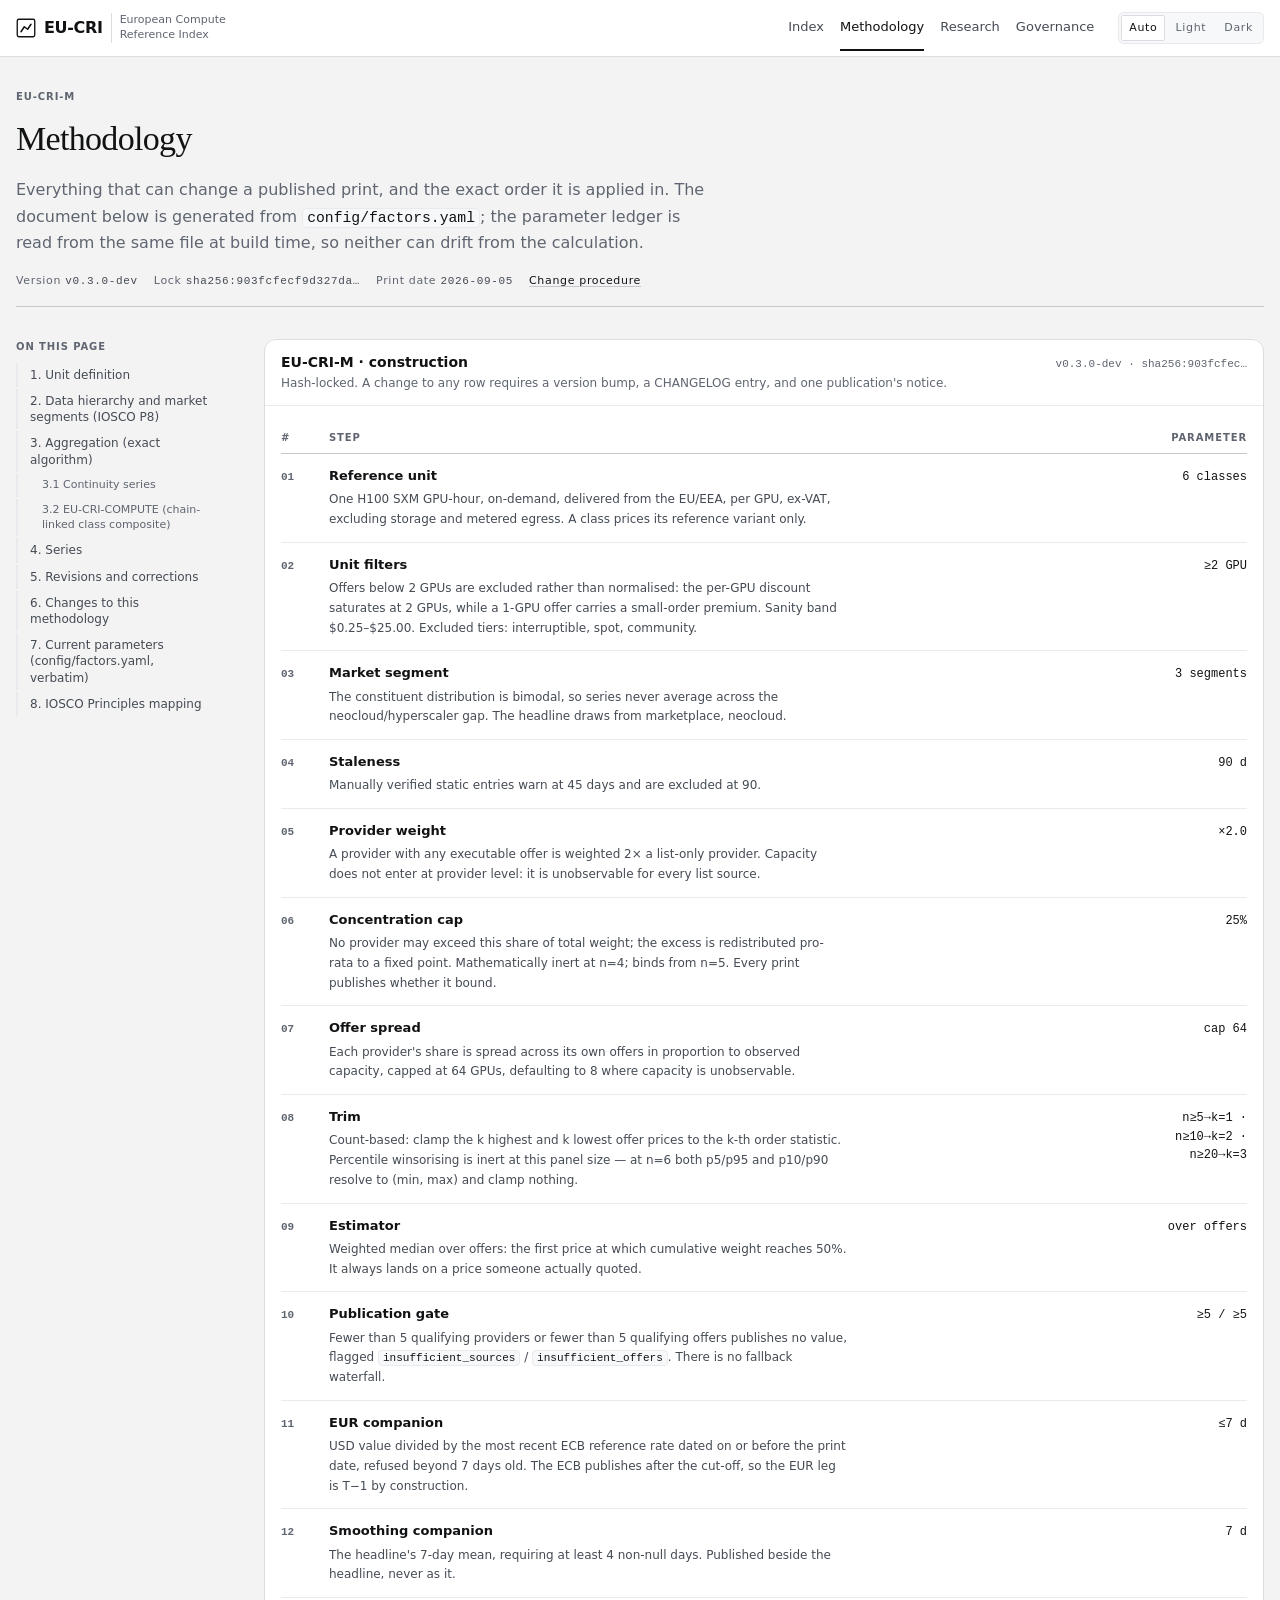
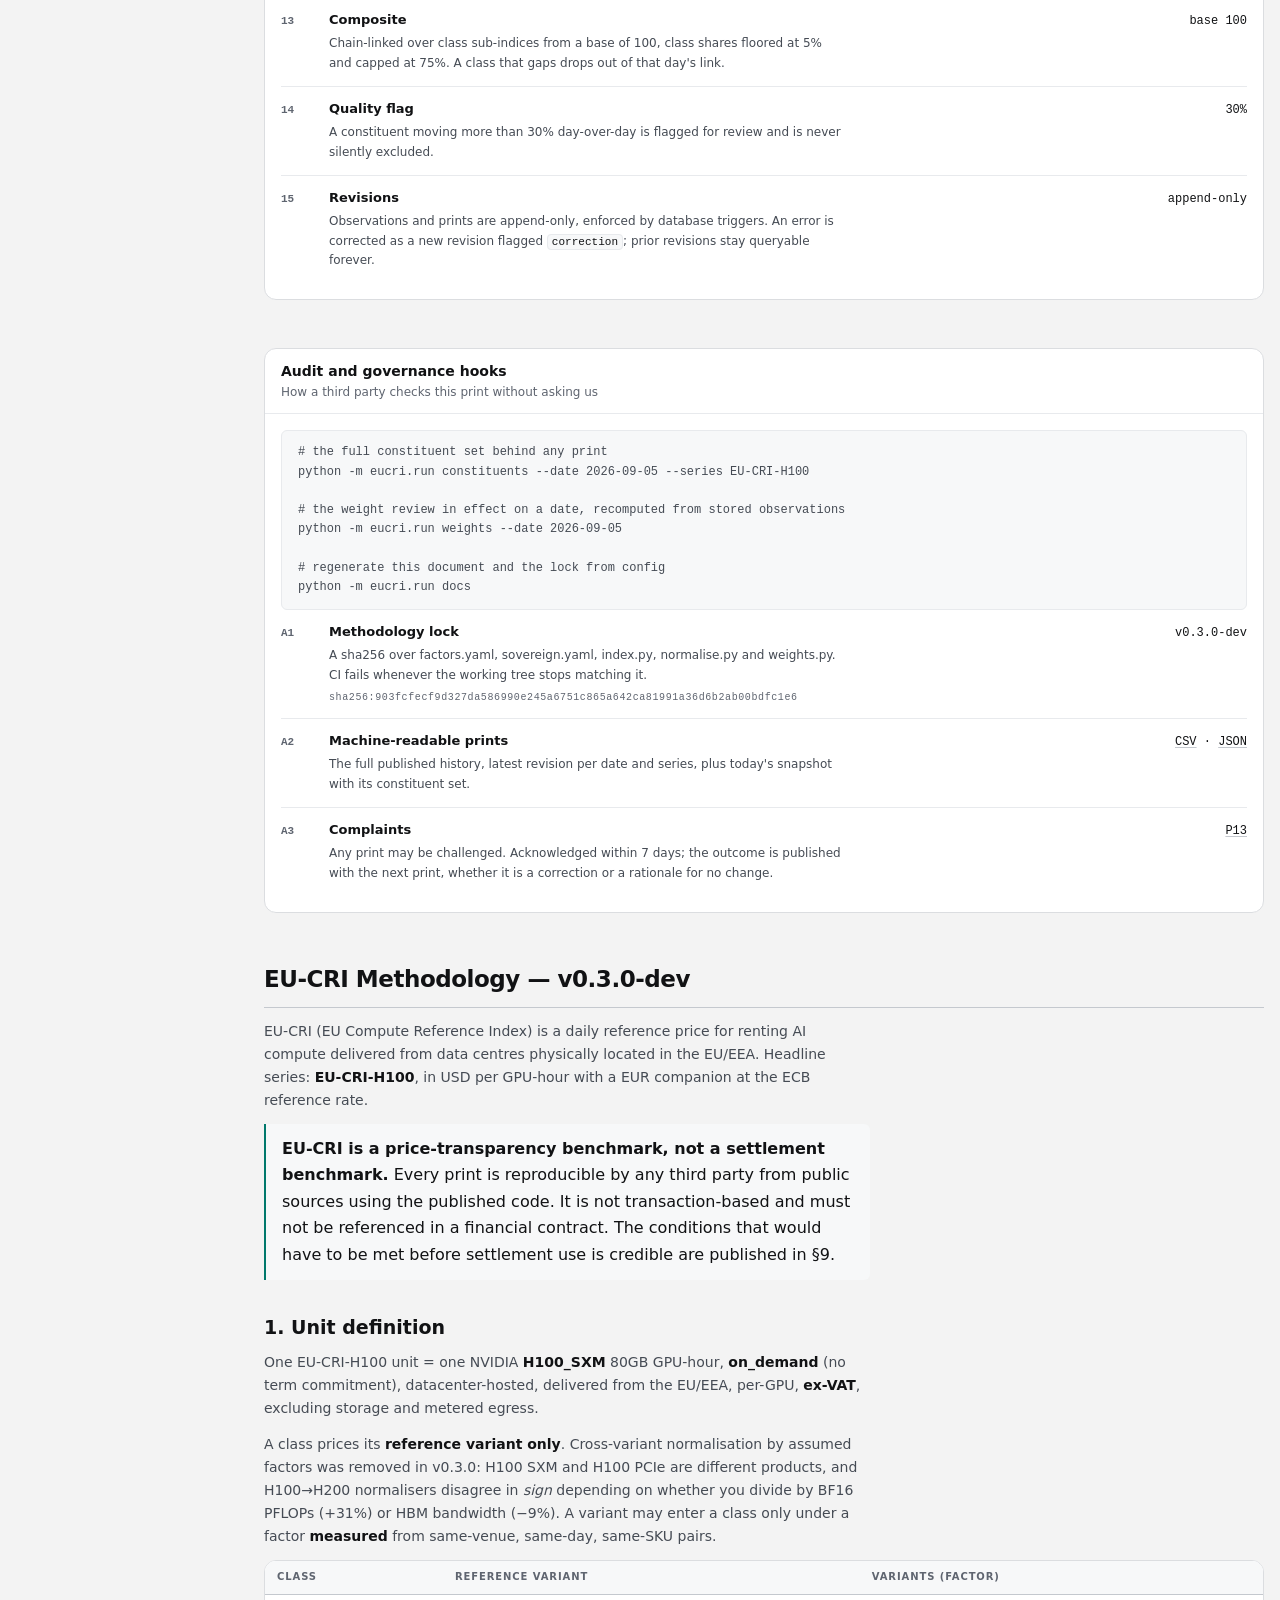
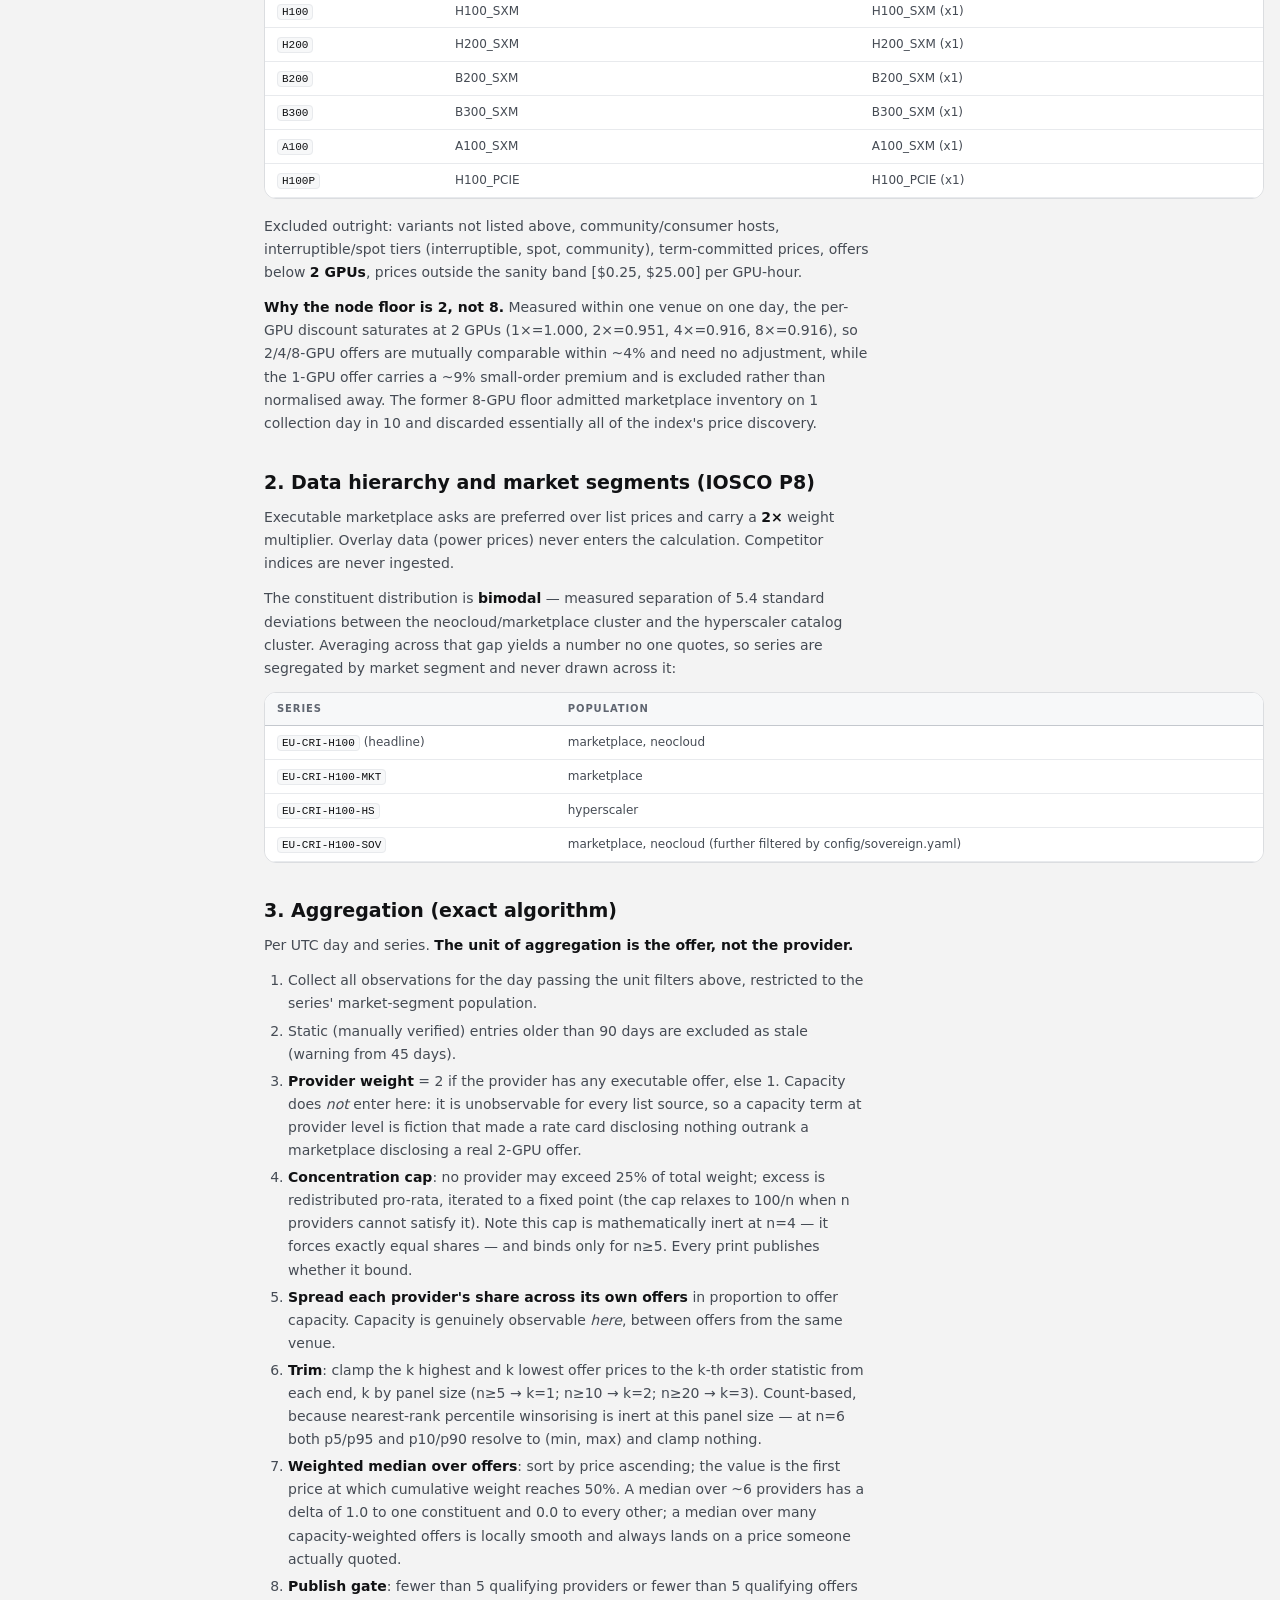
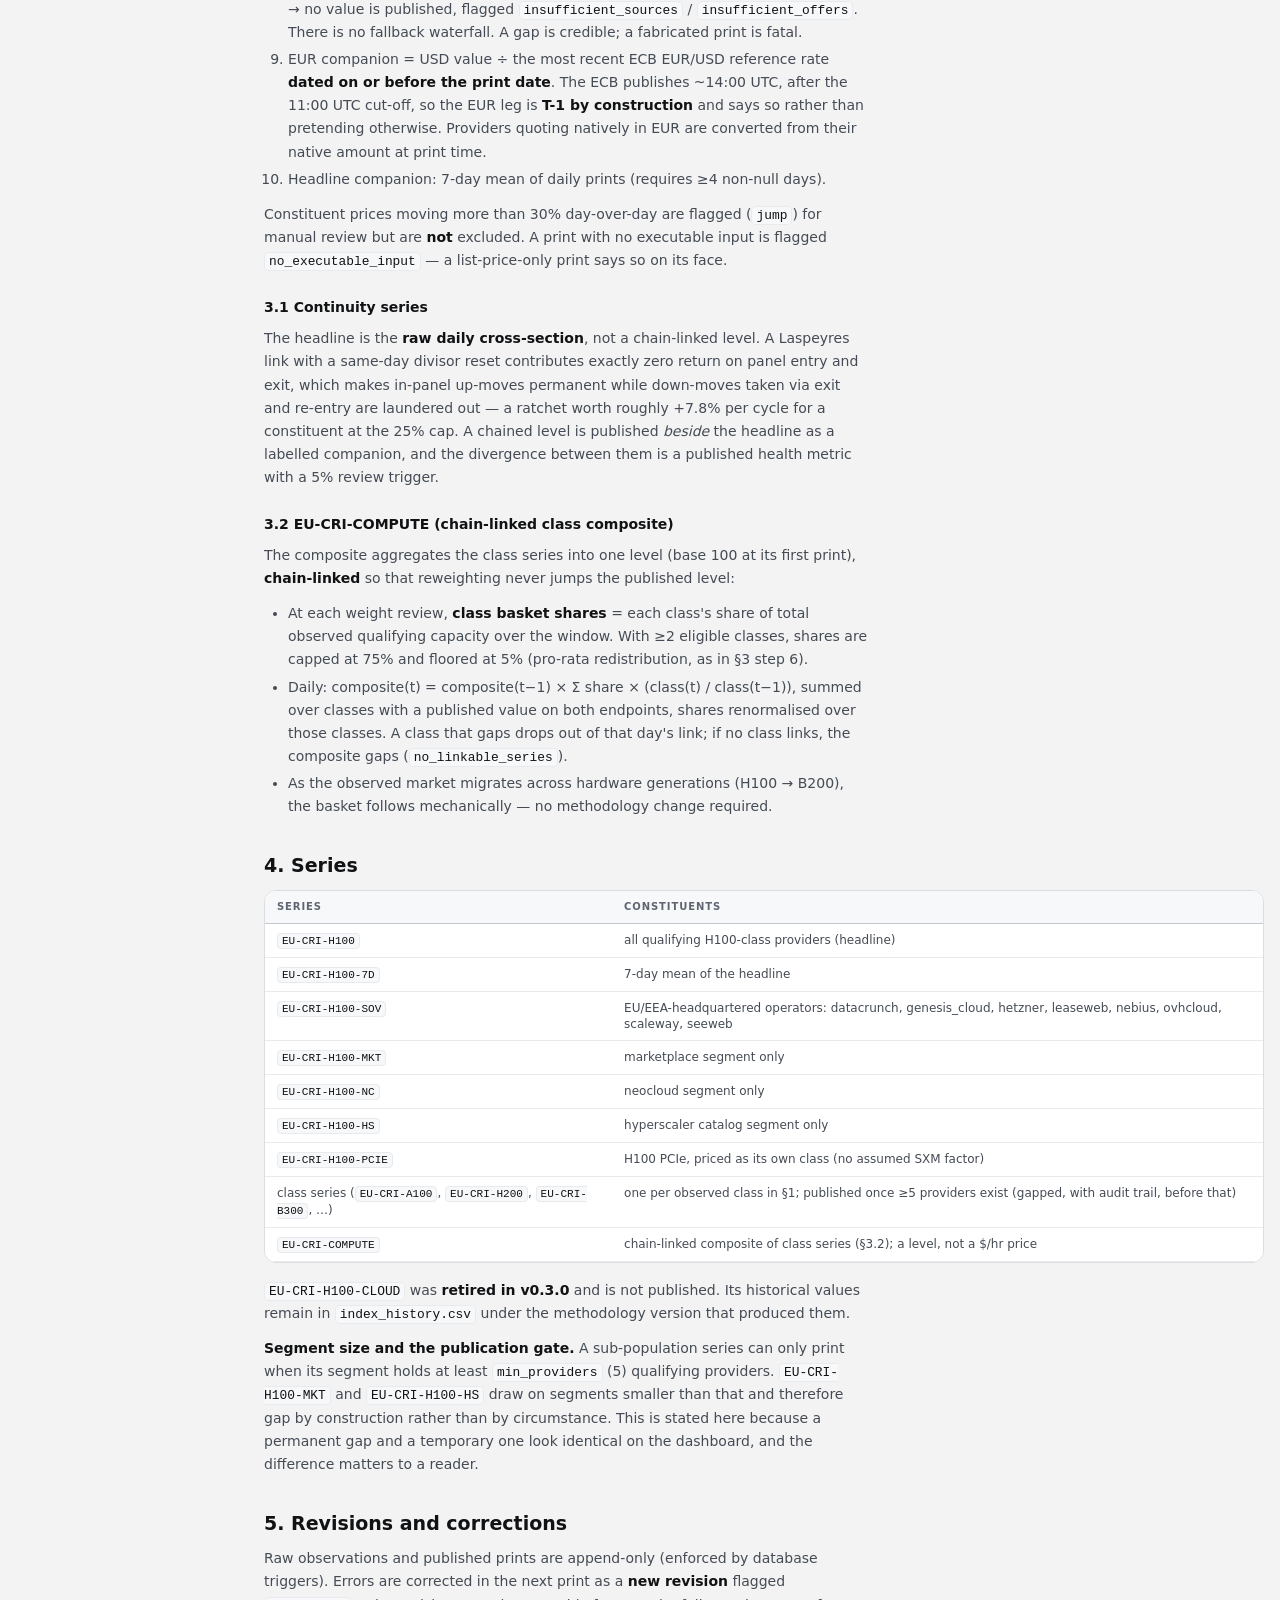
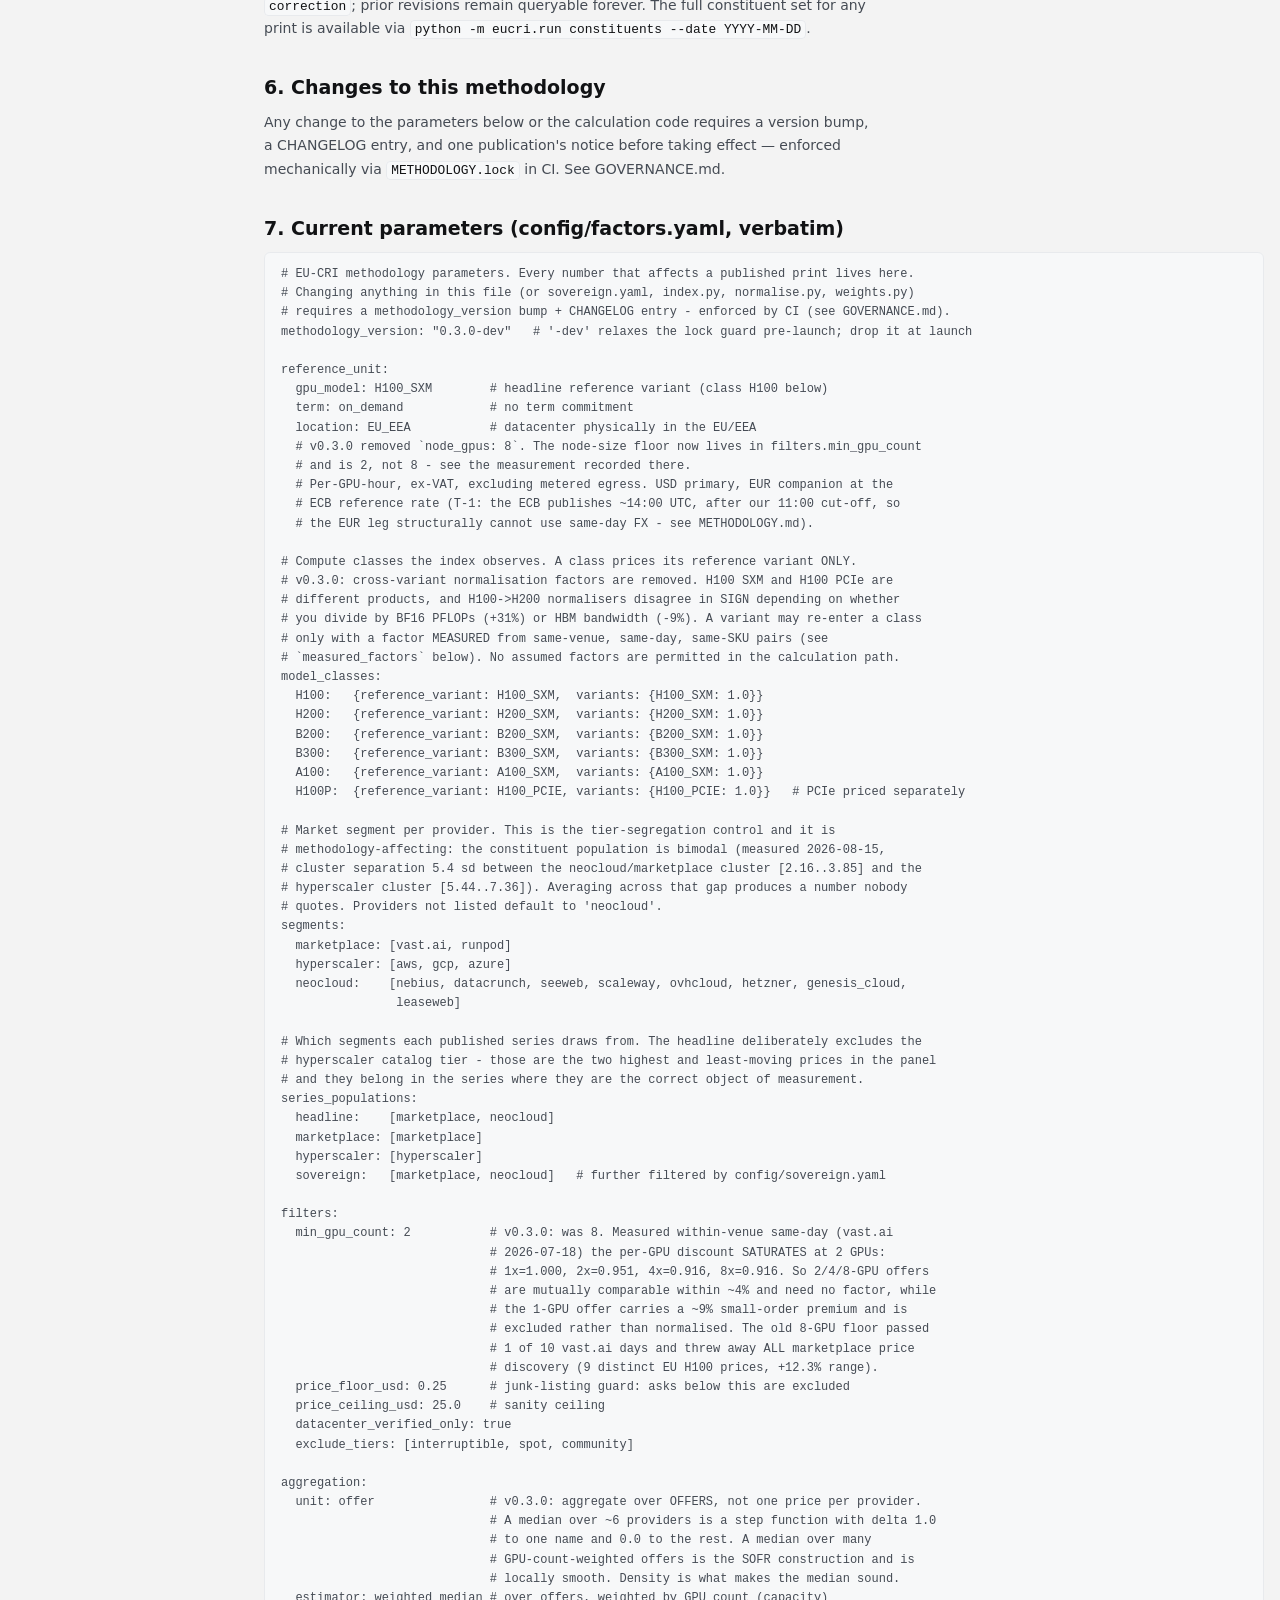
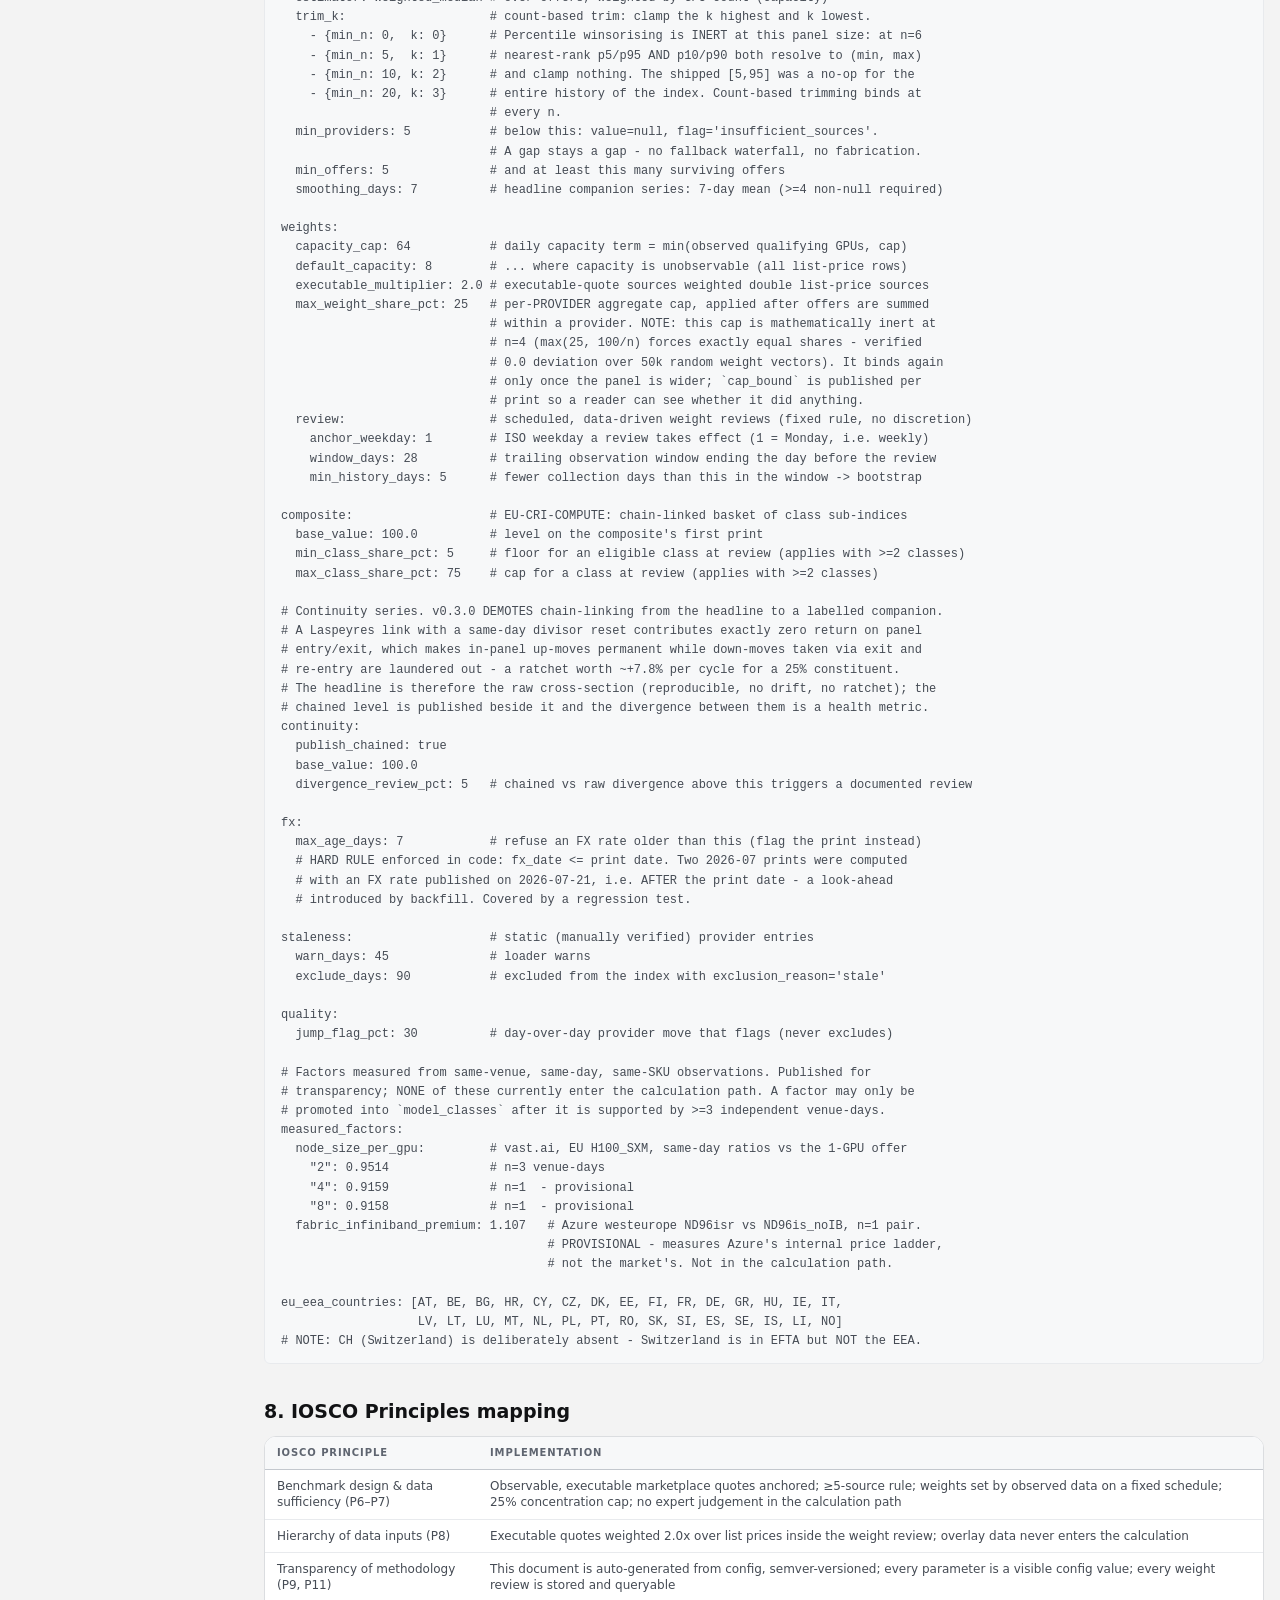
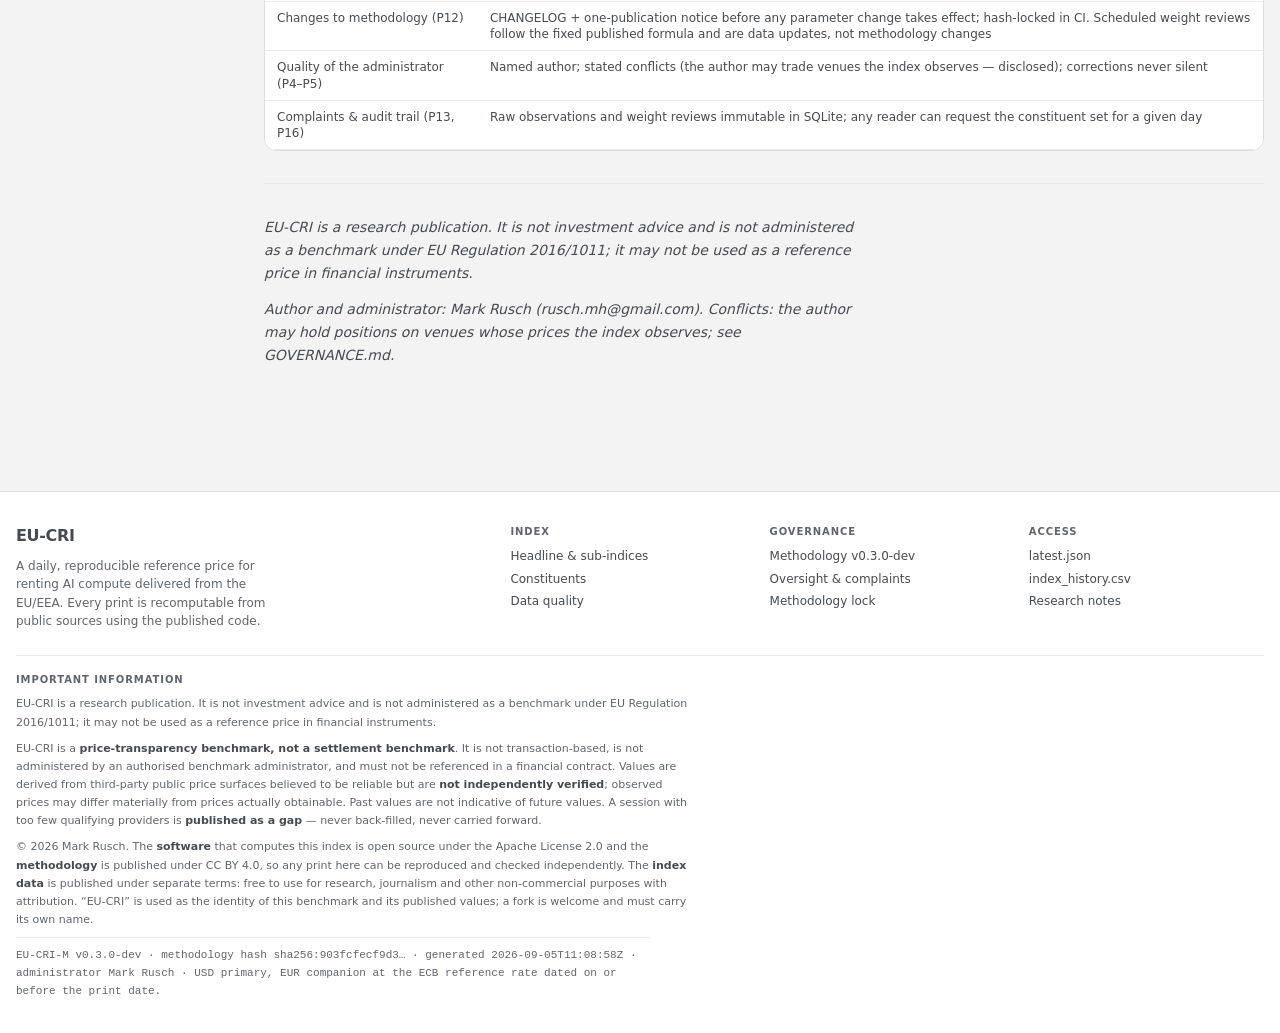
<file: site/methodology.html>
<!doctype html>
<html lang="en">
<head>
<meta charset="utf-8">
<meta name="viewport" content="width=device-width, initial-scale=1">
<title>Methodology v0.3.0-dev — EU-CRI</title>
<meta name="description" content="The exact EU-CRI construction: unit definition, market segmentation, weighting, trim, weighted median over offers, and the publication gate.">
<meta name="color-scheme" content="light dark">
<meta name="theme-color" media="(prefers-color-scheme: light)" content="#f3f3f3">
<meta name="theme-color" media="(prefers-color-scheme: dark)" content="#101113">
<link rel="icon" href="data:image/svg+xml,%3Csvg xmlns='http://www.w3.org/2000/svg' viewBox='0 0 32 32'%3E%3Crect width='32' height='32' rx='6' fill='%2317191c'/%3E%3Cpath d='M7 21 L13 13 L18 17 L25 9' fill='none' stroke='%232fd6c3' stroke-width='2.6' stroke-linecap='round' stroke-linejoin='round'/%3E%3C/svg%3E">
<script>(function(){try{var t=localStorage.getItem('eucri-theme');if(t==='light'||t==='dark')document.documentElement.setAttribute('data-theme',t);}catch(e){}document.documentElement.classList.add('js-boot');})();</script>
<style>
/* ==========================================================================
   EU-CRI — European Compute Reference Index
   DESIGN TOKENS  ·  v1.0  ·  the whole visual system, one file
   ==========================================================================

   HOW THIS FILE IS ORGANISED
   --------------------------
   §0  Reset-adjacent globals            §7   Diverging scale (basis ribbon)
   §1  Neutral ramp (cool slate)         §8   Typography
   §2  Semantic surfaces                 §9   Space
   §3  Ink (text)                        §10  Radii & borders
   §4  Lines, rules, focus               §11  Elevation
   §5  Brand accent (rationed)           §12  Motion
   §6  Status, delta, chart chrome,      §13  Layout
       categorical + sequential

   THE THREE RULES THAT MAKE THIS SYSTEM WORK
   ------------------------------------------
   1. THE ACCENT IS RATIONED. `--accent` is teal and it means ONE thing:
      "this is the live / current value." It is not a link colour by default,
      not a button colour by default, not a section-header colour, ever. If
      the teal appears more than a couple of times in a viewport, the system
      has been misused and the page has stopped signalling anything.
      (Lineage: Ornn ships exactly one saturated hex, used once, in a
      stylesheet otherwise made of ten greys.)

   2. THE BASE CARRIES NO HUE. The neutral ramp is a cool slate with no
      green, no navy, no warmth. All hue in the product comes from the
      accent, the status scale, and the chart palettes. Tinting the base
      spends the hue budget on chrome.

   3. COLOUR IS NEVER THE ONLY CHANNEL. Every status, every delta, every
      diverging value ships with a glyph, a sign, a direct label, or a
      table view beside it. See §6 and §7.

   THEMING CONTRACT
   ----------------
   The complete light palette lives on bare `:root`. Dark mode redefines
   ONLY the tokens that change, in two places:
     (a) `@media (prefers-color-scheme: dark) { :root:not([data-theme="light"]) }`
         — follows the OS, but yields to an explicit light stamp.
     (b) `:root[data-theme="dark"]`
         — an explicit toggle, declared after (a) so it wins in both
           directions.
   Non-colour tokens (type, space, radii, motion, layout) are declared once
   and never themed.

   NO EXTERNAL REQUESTS. System font stacks only. No @import, no url(),
   no remote anything. This file is safe under a strict CSP.
   ========================================================================== */


/* ==========================================================================
   :root — THE COMPLETE LIGHT PALETTE + ALL UNTHEMED TOKENS
   ========================================================================== */

:root {
  color-scheme: light;

  /* ------------------------------------------------------------------------
     §1  NEUTRAL RAMP — cool slate, no hue cast
     ------------------------------------------------------------------------
     The raw ladder. DO NOT reference these directly in component CSS —
     always go through a semantic token in §2/§3/§4. The ramp exists so new
     semantic tokens can be minted from steps that are already in the family.
     Numbering runs 0 (white) → 1000 (near-black); the number is a rough
     darkness position, not a fixed lightness value.
     ---------------------------------------------------------------------- */
  --slate-0:    #ffffff;   /* card / chart surface, light mode                */
  --slate-25:   #f7f8f9;   /* inset well — code blocks, table headers         */
  --slate-50:   #f3f3f3;   /* page plane, light mode                          */
  --slate-75:   #eceef1;   /* ticker strip, neutral chip fill                 */
  --slate-100:  #e8eaed;   /* chart gridline, table row rule                  */
  --slate-150:  #dbdde0;   /* structural border / hairline                    */
  --slate-200:  #c4c8ce;   /* chart axis + baseline, strong rule              */
  --slate-300:  #a2a9b3;   /* — dark-mode secondary-ish; unused in light      */
  --slate-350:  #949ba5;   /* NON-TEXT only in light (2.80:1). Disabled glyph */
  --slate-400:  #8b929d;   /* chart de-emphasis stroke, light (3.14:1)        */
  --slate-450:  #7b828c;   /* dark-mode de-emphasis stroke                    */
  --slate-500:  #5f6570;   /* light muted ink — smallest AA-safe grey (5.28+) */
  --slate-550:  #565c66;   /* reserved mid step                               */
  --slate-600:  #454b54;   /* light secondary ink; default chart line         */
  --slate-650:  #3d4045;   /* dark-mode strong rule                           */
  --slate-750:  #2a2d33;   /* dark-mode structural border                     */
  --slate-800:  #24272c;   /* dark-mode gridline / row rule                   */
  --slate-825:  #22262c;   /* dark-mode neutral chip fill                     */
  --slate-850:  #1c1f24;   /* dark-mode inset well                            */
  --slate-875:  #17191c;   /* dark-mode card / chart surface                  */
  --slate-925:  #101113;   /* dark-mode page plane                            */
  --slate-950:  #0b0c0e;   /* dark-mode masthead / footer plane               */
  --slate-1000: #08090a;   /* deepest step — hard borders on dark             */

  /* ------------------------------------------------------------------------
     §2  SEMANTIC SURFACES
     ------------------------------------------------------------------------
     Four planes, and that is the whole depth model. There is no fifth.
     Depth is expressed by surface + hairline, not by shadow (see §11).
     ---------------------------------------------------------------------- */
  --page:            var(--slate-50);   /* the page body. Always set explicitly
                                           on <body> — never leave transparent. */
  --surface:         var(--slate-0);    /* cards, panels, table bodies, the
                                           surface every chart is drawn on.     */
  --surface-inset:   var(--slate-25);   /* recessed wells: code blocks, table
                                           headers, footnote strips.            */
  --surface-strip:   var(--slate-75);   /* the ticker strip + any full-bleed
                                           band that must read denser than the
                                           page but flatter than a card.        */
  --surface-chrome:  var(--slate-0);    /* masthead / footer plane.             */
  --surface-hover:   var(--slate-25);   /* ghost wash on row + control hover.
                                           Never a saturated hover state.       */
  --surface-active:  var(--slate-75);   /* pressed / selected row.              */

  /* ------------------------------------------------------------------------
     §3  INK — text colour
     ------------------------------------------------------------------------
     Three text levels, and one non-text grey. Every text level clears
     WCAG AA 4.5:1 on EVERY surface in §2 — checked, not assumed. Ratios in
     DESIGN.md. If you need a fourth level, you have a hierarchy problem,
     not a token problem.
     ---------------------------------------------------------------------- */
  --ink:           var(--slate-1000);  /* overridden below — see note          */
  --ink-1:         #111214;            /* primary: headings, prices, values.
                                          18.7:1 on surface, 16.9:1 on page.    */
  --ink-2:         var(--slate-600);   /* secondary: body prose, table cells.
                                          8.8:1 / 7.9:1.                        */
  --ink-3:         var(--slate-500);   /* muted: labels, captions, units, axis
                                          tick text, timestamps. 5.9:1 / 5.3:1.
                                          THIS IS THE FLOOR FOR TEXT.           */
  --ink-faint:     var(--slate-350);   /* NOT FOR TEXT (2.8:1). Disabled
                                          controls, decorative glyphs, the
                                          inactive half of a toggle only.       */
  --ink-inverse:   #ffffff;            /* text on a filled accent/status mark. */

  /* ------------------------------------------------------------------------
     §4  LINES, RULES, FOCUS
     ------------------------------------------------------------------------
     Everything structural is a 1px hairline. There are no 2px dividers, no
     dashed rules anywhere (dashes read as "projection" in a data product),
     and no double borders.
     ---------------------------------------------------------------------- */
  --rule:          var(--slate-100);   /* table row dividers, ledger rows,
                                          the densest separator.               */
  --rule-strong:   var(--slate-150);   /* card borders, section boundaries.    */
  --rule-heavy:    var(--slate-200);   /* the one rule under a table head; the
                                          chart baseline. Use sparingly.       */
  --focus-ring:    var(--accent);      /* 2px solid + 2px offset. Never remove
                                          focus; restyle it.                   */
  --focus-offset:  2px;
  --focus-width:   2px;

  /* ------------------------------------------------------------------------
     §5  BRAND ACCENT — teal, RATIONED
     ------------------------------------------------------------------------
     Meaning: "live / current / this is the number the page is about."
     Lineage: Nord Pool's power-market teal, deepened for contrast. Chosen
     over blue because every comparable in the category (Ornn, Deribit,
     Linear, generic fintech) defaults to blue, and blue is already spoken
     for as categorical slot 1 in charts.

     BUDGET: at most ~3 accent marks per viewport. In practice that is the
     hero rule, the live dot, and the chart's current-value marker.
     ---------------------------------------------------------------------- */
  --accent:        #00786c;   /* MARKS ONLY — rules, dots, chart markers,
                                 filled button backgrounds. 5.4:1 on surface. */
  --accent-ink:    #00655c;   /* TEXT — links, accented labels. 7.0:1 on
                                 surface, 6.3:1 on page. Use this, not
                                 --accent, whenever the teal is a glyph the
                                 reader must read.                            */
  --accent-wash:   #dff0ed;   /* the only tinted fill: L1 badge, selected
                                 state, accent callout rail background.       */
  --on-accent:     #ffffff;   /* text on an --accent fill. 5.4:1.             */

  /* ------------------------------------------------------------------------
     §6  STATUS — fixed scale, reserved meaning
     ------------------------------------------------------------------------
     These four steps are FIXED and identical in both themes. They are never
     reused as "series 5", and a categorical series colour is never used for
     status. Every status mark ships with an icon AND a text label — on the
     light surface `warning` (1.8:1) and `serious` (2.6:1) are deliberately
     below 3:1, and the icon+label pairing is the mitigation.

     Each status has THREE tokens with three different jobs:
       --status-x        the MARK   — dot, icon fill, chart mark. Non-text.
       --status-x-ink    the TEXT   — AA-safe on --surface and --status-x-bg.
       --status-x-bg     the WASH   — chip background only. Never a table-cell
                                      fill: full-cell colour washes are the
                                      single fastest way to look like a retail
                                      trading app instead of a benchmark.
     ---------------------------------------------------------------------- */
  --status-good:       #0ca30c;
  --status-good-ink:   #006300;
  --status-good-bg:    #e2f3e2;

  --status-warning:    #fab219;
  --status-warning-ink:#7a5200;
  --status-warning-bg: #fbf0d8;

  --status-serious:    #ec835a;
  --status-serious-ink:#8f4420;
  --status-serious-bg: #fbeae2;

  --status-critical:   #d03b3b;
  --status-critical-ink:#a32222;
  --status-critical-bg:#fbe6e6;

  --status-neutral:    var(--slate-400);
  --status-neutral-ink:var(--ink-2);
  --status-neutral-bg: var(--slate-75);

  /* ---- DELTA -------------------------------------------------------------
     Price movement. Text-safe steps derived from the status scale — NOT the
     status marks themselves, which are too light to read as text on white.
     ALWAYS rendered with a visible +/− sign and a hairline arrow glyph, so
     the colour is redundant. Never a background wash on the cell.
     ---------------------------------------------------------------------- */
  --delta-up:      var(--status-good-ink);   /* 7.5:1 */
  --delta-down:    var(--status-critical-ink);/* 7.5:1 */
  --delta-flat:    var(--ink-3);              /* 5.9:1 */

  /* ---- TIER BADGES -------------------------------------------------------
     L1 = verified transacted price · L2 = published API/list with observed
     fills · L3 = list price only. This is an ORDINAL scale (the order is the
     meaning), so it is encoded by ink weight + wash lightness, not by hue —
     only L1 earns the accent, because L1 is the tier the index trusts.
     ---------------------------------------------------------------------- */
  --tier-1-ink:  var(--accent-ink);   --tier-1-bg: var(--accent-wash);
  --tier-2-ink:  var(--ink-2);        --tier-2-bg: var(--slate-75);
  --tier-3-ink:  var(--ink-3);        --tier-3-bg: var(--slate-25);

  /* ------------------------------------------------------------------------
     §6b  CHART CHROME
     ------------------------------------------------------------------------
     The non-data ink in a chart. All of it recessive: gridlines one step off
     the surface, solid hairlines only, never dashed.

     THE HOUSE CHART RULE: a chart is GREYSCALE by default. `--chart-line` is
     the default single-series stroke. The categorical palette (§6c) comes out
     only when two or more series genuinely need identity. The accent marks
     the current value and nothing else.
     ---------------------------------------------------------------------- */
  --chart-surface: var(--surface);
  --chart-grid:    var(--slate-100);  /* 1px solid. Recessive.                */
  --chart-axis:    var(--slate-200);  /* baseline + axis rule.                */
  --chart-label:   var(--ink-3);      /* axis tick text — AA-safe, 5.9:1.     */
  --chart-line:    var(--slate-600);  /* default single series, 2px. 8.8:1.   */
  --chart-wash:    rgba(69, 75, 84, 0.08); /* area fill under --chart-line.   */
  --chart-deemph:  var(--slate-400);  /* sparkline body, context series.
                                         3.14:1 — clears the 3:1 mark floor.  */
  --chart-marker:  var(--accent);     /* current-value dot + hairline. ONE
                                         per chart.                           */
  --chart-ring:    var(--surface);    /* 2px surface ring on overlapping dots */
  --chart-crosshair: var(--slate-300);/* hover hairline.                      */
  --chart-gap:     2px;               /* surface gap between touching marks.  */

  /* ------------------------------------------------------------------------
     §6c  CATEGORICAL PALETTE — fixed order, NEVER cycled
     ------------------------------------------------------------------------
     Validated (dataviz validator, both modes, against THIS system's surfaces
     #ffffff / #17191c): lightness band PASS, chroma floor PASS, CVD
     separation PASS (worst adjacent ΔE 9.1 light / 8.4 dark, protanopia,
     Machado 2009 @1.0), normal-vision floor PASS (19.6 / 19.3).

     RULES
     · Assign in slot order 1,2,3… Colour follows the ENTITY, never its rank —
       filtering a series out must not repaint the survivors.
     · There is no slot 9. A ninth series folds into "Other", facets into
       small multiples, or the chart form changes.
     · Scatter / bubble / choropleth / small-multiples use the ALL-PAIRS test
       and are capped at THREE slots. Past three, facet.
     · LIGHT-MODE RELIEF RULE: slots 3 (2.82:1), 4 (2.17:1) and 5 (2.69:1) sit
       below 3:1 on white. Wherever they appear, ship visible direct labels or
       the table view. This is not dismissable.
     · Text never wears a series colour. A coloured mark sits BESIDE the label.
     ---------------------------------------------------------------------- */
  --series-1: #2a78d6;  /* blue    4.42:1 */
  --series-2: #eb6834;  /* orange  3.20:1 */
  --series-3: #1baf7a;  /* aqua    2.82:1  ← relief required */
  --series-4: #eda100;  /* yellow  2.17:1  ← relief required */
  --series-5: #e87ba4;  /* magenta 2.69:1  ← relief required */
  --series-6: #008300;  /* green   4.95:1 */
  --series-7: #4a3aa7;  /* violet  8.56:1 */
  --series-8: #e34948;  /* red     3.95:1 */

  /* ------------------------------------------------------------------------
     §6d  SEQUENTIAL RAMP — one hue, light → dark, for MAGNITUDE
     ------------------------------------------------------------------------
     Blue. Heatmaps, choropleths, weight-share intensity. For an ORDINAL use
     (discrete ordered marks) do not go lighter than --seq-250 on light or
     darker than --seq-600 on dark — those are the 2:1-vs-surface floors.
     ---------------------------------------------------------------------- */
  --seq-100: #cde2fb;  --seq-150: #b7d3f6;  --seq-200: #9ec5f4;
  --seq-250: #86b6ef;  --seq-300: #6da7ec;  --seq-350: #5598e7;
  --seq-400: #3987e5;  --seq-450: #2a78d6;  --seq-500: #256abf;
  --seq-550: #1c5cab;  --seq-600: #184f95;  --seq-650: #104281;
  --seq-700: #0d366b;

  /* ------------------------------------------------------------------------
     §7  DIVERGING SCALE — the basis ribbon
     ------------------------------------------------------------------------
     The signature device. Encodes the EU-vs-global spread: which side of
     zero, and how far.

       COOL (blue)  = EU DISCOUNT — European compute cheaper than the
                      global reference.
       NEUTRAL      = flat. A GREY, never a hue — the midpoint has to read
                      as "nothing happened".
       WARM (orange)= EU PREMIUM — European compute dearer.

     Poles are the categorical slot-1 blue and slot-2 orange hues, so the
     colourblind-safety of those hues carries over. Warm/cool poles read as
     opposite; blue↔aqua would not. Four equal steps per arm; both arms pass
     the ordinal check in both modes (monotone lightness, adjacent ΔL ≥ 0.06,
     near-surface end ≥ 2:1, single hue).

     BINS (absolute basis, $/GPU-hr):  1: <0.10   2: 0.10–0.20
                                       3: 0.20–0.32   4: ≥0.32

     MANDATORY COMPANIONS: a scale legend, and a table view. Colour is
     paired with column DIRECTION (up = premium, down = discount) so sign is
     never carried by hue alone.
     ---------------------------------------------------------------------- */
  --div-cool-4: #1c5cab;   /* deepest discount   6.63:1 */
  --div-cool-3: #2a78d6;   /*                    4.42:1 */
  --div-cool-2: #5598e7;   /*                    2.99:1 */
  --div-cool-1: #86b6ef;   /* nearest zero       2.11:1 */
  --div-mid:    #edeff2;   /* neutral grey midpoint     */
  --div-warm-1: #e89d83;   /* nearest zero       2.19:1 */
  --div-warm-2: #da7550;   /*                    3.16:1 */
  --div-warm-3: #c54e1c;   /*                    4.69:1 */
  --div-warm-4: #9c390c;   /* deepest premium    6.99:1 */
  /* Ink for a label set INSIDE a diverging fill — pick by the fill's
     luminance so it always clears contrast. */
  --div-ink-on-deep:  #ffffff;   /* on arms 3–4: 6.6:1 / 7.0:1 */
  --div-ink-on-light: var(--ink-1); /* on arms 1–2: 8.9:1 / 8.6:1 */

  /* ------------------------------------------------------------------------
     §8  TYPOGRAPHY — three system stacks, three jobs
     ------------------------------------------------------------------------
     No webfonts. No @font-face. System stacks only, chosen so the fallback
     chain lands on a grotesque / a mono / a transitional serif on every
     platform.
       SANS  — all UI, all prose. The workhorse.
       MONO  — EVERY numeral the reader might compare: prices, deltas,
               weights, timestamps, hashes, versions, axis ticks. This is the
               institutional tell; proportional figures in a price column is
               the fastest way to look un-audited.
       SERIF — editorial display ONLY: methodology and research page
               headlines, pull quotes. Never on a price, never in a chart,
               never in the UI. (A serif on a hero figure reads as
               decoration; the hero price uses MONO.)
     ---------------------------------------------------------------------- */
  --font-sans: system-ui, -apple-system, BlinkMacSystemFont, "Segoe UI",
               Roboto, "Helvetica Neue", Arial, sans-serif;
  --font-mono: ui-monospace, "SF Mono", SFMono-Regular, "Cascadia Mono",
               "Segoe UI Mono", "Roboto Mono", Menlo, Consolas,
               "Liberation Mono", monospace;
  --font-serif: "Iowan Old Style", "Palatino Linotype", Palatino, Palladio,
               "Hoefler Text", Georgia, "Times New Roman", serif;

  /* Type scale — 1.200 minor third, anchored at 14px body. Institutional
     products run one step smaller than consumer products; that is deliberate. */
  --text-3xs:  10px;   /* table-head labels, flag glyph text. ALL-CAPS only. */
  --text-2xs:  11px;   /* footnote refs, chip text, axis ticks               */
  --text-xs:   12px;   /* dense table cells, metadata lines                  */
  --text-sm:   13px;   /* secondary UI, ticker strip                         */
  --text-base: 14px;   /* body prose, default UI                             */
  --text-md:   16px;   /* lead paragraph, sub-index tile value               */
  --text-lg:   19px;   /* card / section headings                            */
  --text-xl:   23px;   /* page section headings                              */
  --text-2xl:  28px;   /* page title                                         */
  --text-3xl:  34px;   /* editorial display headline (serif)                 */
  --text-hero: 60px;   /* THE print. Exactly one per view.                   */

  --leading-tight:  1.15;  /* headings, the hero print                       */
  --leading-snug:   1.35;  /* table cells, tiles, chips                      */
  --leading-normal: 1.55;  /* UI text                                        */
  --leading-prose:  1.65;  /* body copy at --measure-prose                   */

  --weight-regular:  400;
  --weight-medium:   500;
  --weight-semibold: 600;
  --weight-bold:     700;

  --tracking-tight:  -0.02em;  /* the hero print + display sizes only        */
  --tracking-normal: 0;
  --tracking-wide:   0.06em;   /* small-caps-ish label runs                  */
  --tracking-caps:   0.09em;   /* --text-3xs ALL-CAPS table heads            */

  /* Numerals. Applied globally to mono in §0 below; stated here so it can be
     reasoned about as a token. Tabular + fixed decimals means a live cell
     never reflows on update. */
  --numeric-table: tabular-nums lining-nums;

  /* ------------------------------------------------------------------------
     §9  SPACE — 8px base, with a 4px half-step for dense grids
     ------------------------------------------------------------------------
     Outer rhythm is 8px. Inside a dense table or ticker the rhythm halves to
     4px — that nesting is what produces terminal density without the page
     itself feeling cramped.
     ---------------------------------------------------------------------- */
  --space-0:  0;
  --space-1:  2px;   /* the chart surface-gap; icon nudges                   */
  --space-2:  4px;   /* dense-grid half-step                                 */
  --space-3:  8px;   /* BASE                                                 */
  --space-4:  12px;
  --space-5:  16px;
  --space-6:  24px;
  --space-7:  32px;
  --space-8:  48px;
  --space-9:  64px;
  --space-10: 96px;  /* major section separation                             */

  /* ------------------------------------------------------------------------
     §10  RADII & BORDER WIDTHS
     ------------------------------------------------------------------------
     Nothing rounder than 20px, and only the hero print card earns the
     maximum — the one element the eye should land on first. Tables and the
     ticker stay square; density there reads as precision, not as chrome.
     ---------------------------------------------------------------------- */
  --radius-0:  0;      /* tables, ticker, full-bleed bands — square          */
  --radius-xs: 4px;    /* chips, badges, inline code                         */
  --radius-sm: 6px;    /* buttons, inputs                                    */
  --radius-md: 12px;   /* cards, panels, tiles                               */
  --radius-lg: 20px;   /* the hero print card only. THE MAXIMUM.             */
  --radius-pill: 999px;/* the live dot only                                  */

  --border-hairline: 1px;
  --border-marker:   2px;   /* the accent rule on the hero card; focus ring  */

  /* ------------------------------------------------------------------------
     §11  ELEVATION — shadow, glow, texture
     ------------------------------------------------------------------------
     Depth in this system is surface + hairline. --shadow-raised exists for
     genuinely floating layers only: the chart tooltip and a dropdown. A card
     never has a shadow. If you are reaching for a second shadow, use a
     hairline instead.

     --shadow-glow and --accent-glow are the one deliberate exception, and
     they are RATIONED exactly like --accent itself (§5): --accent-glow ships
     only on the live dot, --shadow-glow only on the hero print card. Both
     are inert (`none` / fully transparent) in light mode — a glow reads as
     ambient light, which only a dark surface can plausibly emit.

     --texture-dot is the same story for surface texture: a near-invisible
     dot grid, dark-mode only, on the masthead, hero and footer chrome. It is
     never a foreground channel — nothing is ever encoded in it.
     ---------------------------------------------------------------------- */
  --shadow-none:   none;
  --shadow-raised: 0 2px 8px rgba(17, 18, 20, 0.10),
                   0 0 0 1px rgba(17, 18, 20, 0.06);
  /* The same elevation expressed as a filter, for SVG tooltips — box-shadow
     does not apply inside SVG. Keep the two in step. */
  --shadow-raised-svg: drop-shadow(0 2px 8px rgba(17, 18, 20, 0.18));
  --shadow-glow:   none;                        /* hero card ambient ring    */
  --accent-glow:   rgba(0, 120, 108, 0.28);      /* live-dot halo            */
  --texture-dot:   none;                         /* masthead/hero/footer bg  */

  /* ------------------------------------------------------------------------
     §12  MOTION
     ------------------------------------------------------------------------
     Motion is functional or absent. The only animation in the product is the
     live-dot pulse and the tick flash. A tick flash is a brief OPACITY change
     on the changed cell — never a green/red background wash across the row.
     All of it collapses to nothing under prefers-reduced-motion (§0).
     ---------------------------------------------------------------------- */
  --dur-flash: 180ms;  /* the tick flash on an updated cell                  */
  --dur-fast:  120ms;  /* hover / focus state changes                        */
  --dur-base:  200ms;  /* disclosure, theme swap                             */
  --dur-pulse: 2400ms; /* the live dot. Slow enough to be ambient.           */
  --ease:      cubic-bezier(0.2, 0, 0.2, 1);

  /* ------------------------------------------------------------------------
     §13  LAYOUT
     ------------------------------------------------------------------------ */
  --content-max:   1280px;  /* the 12-column field                           */
  --measure-prose: 68ch;    /* body copy never exceeds this. Charts and
                               tables break out to full width.               */
  --row-h:         36px;    /* standard table row                            */
  --row-h-dense:   28px;    /* constituents grid, ticker — terminal density  */
  --strip-h:       34px;    /* the ticker strip                              */

  --z-base:    0;
  --z-sticky:  10;   /* masthead + ticker                                    */
  --z-overlay: 20;   /* chart tooltip                                        */
}


/* ==========================================================================
   DARK — (a) follows the OS, yields to an explicit light stamp
   Only the tokens that CHANGE are redefined. Type, space, radii, motion and
   layout are inherited untouched from :root.
   ========================================================================== */

@media (prefers-color-scheme: dark) {
  :root:not([data-theme="light"]) {
    color-scheme: dark;

    /* §2 surfaces — the plane order inverts: page is darker than card */
    --page:           var(--slate-925);
    --surface:        var(--slate-875);
    --surface-inset:  var(--slate-850);
    --surface-strip:  var(--slate-925);
    --surface-chrome: var(--slate-950);
    --surface-hover:  var(--slate-850);
    --surface-active: var(--slate-825);

    /* §3 ink — re-selected for the dark surface, not an automatic flip */
    --ink-1:       #f5f6f7;              /* 16.3:1 surface / 17.5:1 page      */
    --ink-2:       #c3c8d0;              /* 10.5:1 / 11.2:1                   */
    --ink-3:       var(--slate-300);     /*  7.4:1 /  8.0:1                   */
    --ink-faint:   var(--slate-450);     /*  4.5:1 — still non-text by policy */
    --ink-inverse: #08191c;

    /* §4 lines */
    --rule:        var(--slate-800);
    --rule-strong: var(--slate-750);
    --rule-heavy:  var(--slate-650);

    /* §5 accent — one step, bright enough to carry 3:1 as a mark and
       4.5:1 as text, so --accent and --accent-ink converge in dark */
    --accent:      #2fd6c3;   /* 9.7:1 on surface */
    --accent-ink:  #2fd6c3;   /* 9.7:1 */
    --accent-wash: #0d2b28;
    --on-accent:   #08191c;   /* 9.9:1 on the accent fill */

    /* §6 status — the four MARKS are fixed and do not change. Only the
       text-safe inks and the washes are re-selected for the dark surface. */
    --status-good-ink:     #0ca30c;  /* 5.3:1 */
    --status-good-bg:      #0e2413;
    --status-warning-ink:  #fab219;  /* 9.6:1 */
    --status-warning-bg:   #2a2109;
    --status-serious-ink:  #ec835a;  /* 6.7:1 */
    --status-serious-bg:   #2a1a12;
    --status-critical-ink: #ef7a7a;  /* 6.5:1 */
    --status-critical-bg:  #2c1516;
    --status-neutral:      var(--slate-450);
    --status-neutral-bg:   var(--slate-825);

    /* §6 tiers */
    --tier-2-bg: var(--slate-825);
    --tier-3-bg: var(--slate-850);

    /* §6b chart chrome */
    --chart-grid:      var(--slate-800);
    --chart-axis:      var(--slate-650);
    --chart-line:      var(--ink-2);                  /* 10.5:1 */
    --chart-wash:      rgba(195, 200, 208, 0.08);
    --chart-deemph:    var(--slate-450);              /*  4.5:1 */
    --chart-crosshair: var(--slate-550);

    /* §6c categorical — the same eight hues, RE-STEPPED for the dark
       surface (not a filter, not an automatic lighten). All eight clear
       3:1 on #17191c, so the light-mode relief rule does not apply here —
       but ship the labels anyway so both themes read identically. */
    --series-1: #3987e5;  /* 4.84:1 */
    --series-2: #d95926;  /* 4.54:1 */
    --series-3: #199e70;  /* 5.17:1 */
    --series-4: #c98500;  /* 5.74:1 */
    --series-5: #d55181;  /* 4.46:1 */
    --series-6: #008300;  /* 3.56:1 */
    --series-7: #9085e9;  /* 5.63:1 */
    --series-8: #e66767;  /* 5.45:1 */

    /* §7 diverging — the arms flip anchor: the step nearest zero is now the
       DARKEST, so "nearly flat" still recedes toward the surface. */
    --div-cool-4: #6da7ec;  /* 7.04:1 */
    --div-cool-3: #3987e5;  /* 4.84:1 */
    --div-cool-2: #256abf;  /* 3.26:1 */
    --div-cool-1: #184f95;  /* 2.17:1 */
    --div-mid:    #33373d;
    --div-warm-1: #883008;  /* 2.07:1 */
    --div-warm-2: #af4517;  /* 3.09:1 */
    --div-warm-3: #d45e2f;  /* 4.56:1 */
    --div-warm-4: #e28969;  /* 6.72:1 */
    --div-ink-on-deep:  var(--ink-1);   /* on arms 3–4 in dark: 7.5:1 / 7.9:1 */
    --div-ink-on-light: var(--ink-1);

    /* §11 elevation — a dark surface cannot be lifted by a darker shadow, so
       the ring does the work and the shadow only deepens the ground. */
    --shadow-raised: 0 2px 10px rgba(0, 0, 0, 0.55),
                     0 0 0 1px rgba(255, 255, 255, 0.10);
    --shadow-raised-svg: drop-shadow(0 2px 10px rgba(0, 0, 0, 0.7));
    --shadow-glow: 0 0 0 1px rgba(47, 214, 195, 0.22),
                   0 0 40px rgba(47, 214, 195, 0.13),
                   0 8px 24px rgba(0, 0, 0, 0.45);
    --accent-glow: rgba(47, 214, 195, 0.5);
    --texture-dot: radial-gradient(circle, rgba(255, 255, 255, 0.055) 1px, transparent 1.6px)
                   0 0/22px 22px;
  }
}


/* ==========================================================================
   DARK — (b) explicit toggle. Declared AFTER the media block so that
   data-theme="dark" wins under an OS set to light, and the :not() guard in
   (a) lets data-theme="light" win under an OS set to dark.
   Identical body to (a). Keep the two blocks in lockstep.
   ========================================================================== */

:root[data-theme="dark"] {
  color-scheme: dark;

  --page:           var(--slate-925);
  --surface:        var(--slate-875);
  --surface-inset:  var(--slate-850);
  --surface-strip:  var(--slate-925);
  --surface-chrome: var(--slate-950);
  --surface-hover:  var(--slate-850);
  --surface-active: var(--slate-825);

  --ink-1:       #f5f6f7;
  --ink-2:       #c3c8d0;
  --ink-3:       var(--slate-300);
  --ink-faint:   var(--slate-450);
  --ink-inverse: #08191c;

  --rule:        var(--slate-800);
  --rule-strong: var(--slate-750);
  --rule-heavy:  var(--slate-650);

  --accent:      #2fd6c3;
  --accent-ink:  #2fd6c3;
  --accent-wash: #0d2b28;
  --on-accent:   #08191c;

  --status-good-ink:     #0ca30c;
  --status-good-bg:      #0e2413;
  --status-warning-ink:  #fab219;
  --status-warning-bg:   #2a2109;
  --status-serious-ink:  #ec835a;
  --status-serious-bg:   #2a1a12;
  --status-critical-ink: #ef7a7a;
  --status-critical-bg:  #2c1516;
  --status-neutral:      var(--slate-450);
  --status-neutral-bg:   var(--slate-825);

  --tier-2-bg: var(--slate-825);
  --tier-3-bg: var(--slate-850);

  --chart-grid:      var(--slate-800);
  --chart-axis:      var(--slate-650);
  --chart-line:      var(--ink-2);
  --chart-wash:      rgba(195, 200, 208, 0.08);
  --chart-deemph:    var(--slate-450);
  --chart-crosshair: var(--slate-550);

  --series-1: #3987e5;
  --series-2: #d95926;
  --series-3: #199e70;
  --series-4: #c98500;
  --series-5: #d55181;
  --series-6: #008300;
  --series-7: #9085e9;
  --series-8: #e66767;

  --div-cool-4: #6da7ec;
  --div-cool-3: #3987e5;
  --div-cool-2: #256abf;
  --div-cool-1: #184f95;
  --div-mid:    #33373d;
  --div-warm-1: #883008;
  --div-warm-2: #af4517;
  --div-warm-3: #d45e2f;
  --div-warm-4: #e28969;
  --div-ink-on-deep:  var(--ink-1);
  --div-ink-on-light: var(--ink-1);

  --shadow-raised: 0 2px 10px rgba(0, 0, 0, 0.55),
                   0 0 0 1px rgba(255, 255, 255, 0.10);
  --shadow-raised-svg: drop-shadow(0 2px 10px rgba(0, 0, 0, 0.7));
  --shadow-glow: 0 0 0 1px rgba(47, 214, 195, 0.22),
                 0 0 40px rgba(47, 214, 195, 0.13),
                 0 8px 24px rgba(0, 0, 0, 0.45);
  --accent-glow: rgba(47, 214, 195, 0.5);
  --texture-dot: radial-gradient(circle, rgba(255, 255, 255, 0.055) 1px, transparent 1.6px)
                 0 0/22px 22px;
}


/* ==========================================================================
   §0  GLOBALS — the small amount of behaviour the tokens imply
   ========================================================================== */

*, *::before, *::after { box-sizing: border-box; }

html { -webkit-text-size-adjust: 100%; }

body {
  margin: 0;
  /* An explicit token background is mandatory: a transparent body borrows
     the host's theme and the whole palette comes apart. */
  background: var(--page);
  color: var(--ink-2);
  font-family: var(--font-sans);
  font-size: var(--text-base);
  line-height: var(--leading-normal);
  /* The page body never scrolls horizontally. Wide tables and charts scroll
     inside their own overflow-x container. */
  overflow-x: hidden;
}

/* Every numeral the reader might compare is mono, tabular, fixed-width. */
code, kbd, samp, pre,
.num, .mono {
  font-family: var(--font-mono);
  font-variant-numeric: var(--numeric-table);
  font-feature-settings: "tnum" 1, "lnum" 1;
}

:focus-visible {
  outline: var(--focus-width) solid var(--focus-ring);
  outline-offset: var(--focus-offset);
  border-radius: var(--radius-xs);
}

@media (prefers-reduced-motion: reduce) {
  *, *::before, *::after {
    animation-duration: 1ms !important;
    animation-iteration-count: 1 !important;
    transition-duration: 1ms !important;
    scroll-behavior: auto !important;
  }
}

/* forced-colors: let the OS palette through rather than fighting it. The
   texture channel (45°/135° hatch) is the identity backup here. */
@media (forced-colors: active) {
  :root { --shadow-raised: none; }
  .chip, .badge, .card { border: 1px solid CanvasText; }
}

/* ==========================================================================
   EU-CRI COMPONENT SHEET
   Every value below resolves to a token from tokens.css. If you find a raw
   hex, a raw px font-size, or a second box-shadow in here, it is a bug.
   ========================================================================== */

/* ---- utilities ---------------------------------------------------------- */
.wrap      { max-width: var(--content-max); margin-inline: auto; padding-inline: var(--space-5); }
.scroll-x  { overflow-x: auto; overscroll-behavior-x: contain; min-inline-size: 0; }

/* A grid or flex item defaults to min-width:auto, which is min-CONTENT — so a
   card holding a 660px-min chart refuses to shrink and pushes the whole page
   sideways on a phone. Every item that can hold a scroll container is pinned
   to min-inline-size:0 so the scroll container clips instead of the page. */
.split > *, .teaser > *, .two > *, .tiles > *, .footer__cols > *,
.card, .card__body, .nav, .metagrid dd { min-inline-size: 0; }
.ta-r      { text-align: right; }
.ta-c      { text-align: center; }
.strong    { color: var(--ink-1); font-weight: var(--weight-semibold); }
.u         { color: var(--ink-3); }
.trunc     { overflow: hidden; text-overflow: ellipsis; white-space: nowrap; }
.rule-v    { width: 1px; align-self: stretch; background: var(--rule-strong); }
.vh        { position:absolute; width:1px; height:1px; margin:-1px; padding:0;
             overflow:hidden; clip-path: inset(50%); white-space: nowrap; border:0; }
.eyebrow   { font-size: var(--text-3xs); text-transform: uppercase;
             letter-spacing: var(--tracking-caps); color: var(--ink-3);
             font-weight: var(--weight-semibold); }
.ico       { flex: none; display: block; }

/* ---- links -------------------------------------------------------------- */
a { color: var(--ink-1); text-decoration-color: var(--rule-heavy);
    text-underline-offset: 2px; text-decoration-thickness: 1px;
    transition: color var(--dur-fast) var(--ease), text-decoration-color var(--dur-fast) var(--ease); }
a:hover { color: var(--accent-ink); text-decoration-color: var(--accent-ink); }
.link-quiet { color: var(--ink-2); text-decoration: none; }
.link-quiet:hover { color: var(--accent-ink); text-decoration: underline; }

/* ---- MASTHEAD ----------------------------------------------------------- */
.masthead { position: sticky; top: 0; z-index: var(--z-sticky); }
.masthead__bar { background: var(--texture-dot), var(--surface-chrome); border-bottom: var(--border-hairline) solid var(--rule-strong); }
.masthead__inner { display: flex; align-items: center; gap: var(--space-6); min-height: 56px; }
.wordmark { display: flex; align-items: center; gap: var(--space-3); text-decoration: none; color: var(--ink-1); flex: none; }
.wordmark__mark { color: var(--ink-1); }
.wordmark__text { font-weight: var(--weight-bold); font-size: var(--text-md);
                  letter-spacing: var(--tracking-tight); }
.wordmark__sub  { font-size: var(--text-2xs); color: var(--ink-3); border-left: var(--border-hairline) solid var(--rule-strong);
                  padding-left: var(--space-3); max-width: 18ch; line-height: var(--leading-snug); }
.nav { display: flex; gap: var(--space-5); margin-inline-start: auto; flex-wrap: wrap; }
.nav a { font-size: var(--text-sm); color: var(--ink-2); text-decoration: none; padding-block: var(--space-4);
         border-bottom: var(--border-marker) solid transparent; }
.nav a:hover { color: var(--ink-1); }
.nav a[aria-current="page"] { color: var(--ink-1); font-weight: var(--weight-medium); border-bottom-color: var(--ink-1); }
.masthead__tools { flex: none; }

/* ---- TICKER STRIP ------------------------------------------------------- */
.ticker { background: var(--surface-strip); border-bottom: var(--border-hairline) solid var(--rule-strong); }
.ticker__track { display: flex; max-width: var(--content-max); margin-inline: auto; }
.ticker__item { display: flex; align-items: center; gap: var(--space-3); white-space: nowrap;
                height: var(--strip-h); padding-inline: var(--space-4);
                border-right: var(--border-hairline) solid var(--rule); }
.ticker__item:first-child { padding-inline-start: var(--space-5); }
.ticker__item--meta { margin-inline-start: auto; border-right: 0; border-left: var(--border-hairline) solid var(--rule); }
.ticker__sym  { font-size: var(--text-2xs); letter-spacing: var(--tracking-wide);
                text-transform: uppercase; color: var(--ink-3); font-weight: var(--weight-semibold); }
.ticker__val  { font-size: var(--text-sm); color: var(--ink-1); font-weight: var(--weight-semibold); }
.ticker__stamp{ font-size: var(--text-2xs); color: var(--ink-3); letter-spacing: var(--tracking-wide); }

/* the only ambient motion in the product */
.live-dot { position: relative; inline-size: 7px; block-size: 7px; flex: none;
            border-radius: var(--radius-pill); background: var(--accent);
            box-shadow: 0 0 6px 1px var(--accent-glow); }
.live-dot::after { content: ""; position: absolute; inset: -3px; border-radius: inherit;
                   border: var(--border-hairline) solid var(--accent);
                   animation: cri-pulse var(--dur-pulse) var(--ease) infinite; }
@keyframes cri-pulse { 0% { opacity: .8; transform: scale(.6); } 70%,100% { opacity: 0; transform: scale(1.6); } }

/* ---- DELTA -------------------------------------------------------------- */
.delta { display: inline-flex; align-items: center; gap: var(--space-2);
         font-size: var(--text-xs); font-weight: var(--weight-medium); }
.delta .num { font-size: inherit; }
.delta--up   { color: var(--delta-up); }
.delta--down { color: var(--delta-down); }
.delta--flat { color: var(--delta-flat); }
/* Tick flash: opacity on the changed cell only. Never a row-wide colour wash. */
@keyframes cri-flash { from { opacity: .35; } to { opacity: 1; } }
.is-ticked { animation: cri-flash var(--dur-flash) var(--ease) 1; }

/* ---- CHIPS & BADGES ----------------------------------------------------- */
.chip { display: inline-flex; align-items: center; gap: var(--space-2);
        padding: 3px var(--space-3); border-radius: var(--radius-xs);
        font-size: var(--text-2xs); font-weight: var(--weight-medium);
        line-height: var(--leading-snug); white-space: nowrap; }
.chip--good     { color: var(--status-good-ink);     background: var(--status-good-bg); }
.chip--warning  { color: var(--status-warning-ink);  background: var(--status-warning-bg); }
.chip--serious  { color: var(--status-serious-ink);  background: var(--status-serious-bg); }
.chip--critical { color: var(--status-critical-ink); background: var(--status-critical-bg); }
.chip--neutral  { color: var(--status-neutral-ink);  background: var(--status-neutral-bg); }

.badge { display: inline-block; min-inline-size: 26px; padding: 2px var(--space-2);
         border-radius: var(--radius-xs); font-family: var(--font-mono);
         font-size: var(--text-3xs); font-weight: var(--weight-semibold);
         letter-spacing: var(--tracking-wide); text-align: center; }
.badge--t1 { color: var(--tier-1-ink); background: var(--tier-1-bg); }
.badge--t2 { color: var(--tier-2-ink); background: var(--tier-2-bg); }
.badge--t3 { color: var(--tier-3-ink); background: var(--tier-3-bg); }

.flag { display: inline-block; margin-inline-end: var(--space-2);
        padding: 1px var(--space-2); border: var(--border-hairline) solid var(--rule-strong);
        border-radius: var(--radius-xs); font-family: var(--font-mono);
        font-size: var(--text-3xs); letter-spacing: var(--tracking-wide); color: var(--ink-3); }

/* ---- CARDS & SECTIONS --------------------------------------------------- */
.card { background: var(--surface); border: var(--border-hairline) solid var(--rule-strong);
        border-radius: var(--radius-md); }
.card__head { display: flex; align-items: baseline; gap: var(--space-4); flex-wrap: wrap;
              padding: var(--space-4) var(--space-5);
              border-bottom: var(--border-hairline) solid var(--rule); }
.card__title { margin: 0; font-size: var(--text-base); font-weight: var(--weight-semibold); color: var(--ink-1); }
.card__sub   { margin: 0; font-size: var(--text-xs); color: var(--ink-3); }
.card__meta  { margin-inline-start: auto; font-size: var(--text-2xs); color: var(--ink-3); }
.card__body  { padding: var(--space-5); }
.card__body--flush { padding: 0; }

.section { padding-block: var(--space-8); }
.section__head { display: flex; align-items: flex-end; gap: var(--space-4); flex-wrap: wrap;
                 margin-bottom: var(--space-5); padding-bottom: var(--space-3);
                 border-bottom: var(--border-hairline) solid var(--rule-heavy); }
.section__h { margin: 0; font-size: var(--text-xl); font-weight: var(--weight-semibold);
              color: var(--ink-1); letter-spacing: var(--tracking-tight); }
.section__dek { margin: 0; font-size: var(--text-sm); color: var(--ink-3); max-width: var(--measure-prose); }
.section__link { margin-inline-start: auto; font-size: var(--text-sm); }

/* ---- HERO PRINT CARD ---------------------------------------------------- */
/* The one place the accent becomes structure: a 2px rule across the top. */
.print { display: grid; grid-template-columns: minmax(0,1fr) 300px;
         background: var(--texture-dot), var(--surface);
         border: var(--border-hairline) solid var(--rule-strong);
         border-top: var(--border-marker) solid var(--accent);
         border-radius: var(--radius-lg); overflow: hidden;
         box-shadow: var(--shadow-glow); }
.print__main { padding: var(--space-6); min-width: 0; }
.print__head { display: flex; gap: var(--space-5); align-items: flex-start; justify-content: space-between; flex-wrap: wrap; }
.print__sym  { margin: var(--space-2) 0 0; font-size: var(--text-lg); font-weight: var(--weight-semibold);
               color: var(--ink-1); font-family: var(--font-mono); letter-spacing: var(--tracking-normal); }
.print__desc { margin: var(--space-2) 0 0; font-size: var(--text-xs); color: var(--ink-3); max-width: 46ch; }

.print__figure { display: flex; align-items: baseline; gap: var(--space-2); margin-top: var(--space-5); }
.print__ccy   { font-family: var(--font-mono); font-size: var(--text-2xl); color: var(--ink-3); font-weight: var(--weight-medium); }
.print__value { font-family: var(--font-mono); font-size: var(--text-hero); line-height: var(--leading-tight);
                font-weight: var(--weight-semibold); color: var(--ink-1); letter-spacing: var(--tracking-tight); }
.print__unit  { font-size: var(--text-sm); color: var(--ink-3); }

.print__row { display: flex; align-items: center; gap: var(--space-4); flex-wrap: wrap;
              margin-top: var(--space-4); font-size: var(--text-xs); }
.print__abs   { color: var(--delta-up); font-weight: var(--weight-medium); }
.print__vs    { color: var(--ink-3); }
.print__range { color: var(--ink-3); }
.print__chips { display: flex; gap: var(--space-3); flex-wrap: wrap; margin-top: var(--space-5); }

.print__meta { border-left: var(--border-hairline) solid var(--rule); background: var(--surface-inset);
               padding: var(--space-5) var(--space-5) var(--space-4); }
.metagrid { margin: 0; display: grid; gap: 0; }
.metagrid > div { display: flex; justify-content: space-between; gap: var(--space-3);
                  padding-block: var(--space-3); border-bottom: var(--border-hairline) solid var(--rule); }
.metagrid > div:last-child { border-bottom: 0; }
.metagrid dt { font-size: var(--text-2xs); color: var(--ink-3); text-transform: uppercase;
               letter-spacing: var(--tracking-wide); white-space: nowrap; }
.metagrid dd { margin: 0; font-size: var(--text-xs); color: var(--ink-2); text-align: right; min-width: 0; }

/* ---- SUB-INDEX TILES ---------------------------------------------------- */
.tiles { display: grid; grid-template-columns: repeat(auto-fit, minmax(220px, 1fr)); gap: var(--space-4); }
.tile { background: var(--surface); border: var(--border-hairline) solid var(--rule-strong);
        border-radius: var(--radius-md); padding: var(--space-4) var(--space-5) var(--space-4); }
.tile__sym  { font-family: var(--font-mono); font-size: var(--text-2xs); letter-spacing: var(--tracking-wide);
              color: var(--ink-3); font-weight: var(--weight-semibold); }
.tile__body { display: flex; align-items: flex-end; justify-content: space-between; gap: var(--space-4); margin-top: var(--space-3); }
.tile__num  { display: flex; align-items: baseline; gap: 1px; }
.tile__ccy  { font-family: var(--font-mono); font-size: var(--text-md); color: var(--ink-3); }
.tile__val  { font-family: var(--font-mono); font-size: var(--text-2xl); font-weight: var(--weight-semibold);
              color: var(--ink-1); line-height: var(--leading-tight); }
.tile__foot { display: flex; align-items: center; gap: var(--space-3); margin-top: var(--space-3);
              padding-top: var(--space-3); border-top: var(--border-hairline) solid var(--rule); }
.tile__note { font-size: var(--text-2xs); color: var(--ink-3); }
.spark__line { fill: none; stroke: var(--chart-deemph); stroke-width: 1.5;
               stroke-linecap: round; stroke-linejoin: round; }
.spark__ring { fill: var(--surface); }
.spark__dot  { fill: var(--chart-marker); }

/* ---- DENSE GRID (constituents) ------------------------------------------ */
.grid { inline-size: 100%; min-inline-size: 780px; border-collapse: collapse;
        font-size: var(--text-xs); background: var(--surface); }
.grid caption { text-align: left; }
.grid thead th { position: sticky; top: 0; background: var(--surface-inset); z-index: 1;
                 font-size: var(--text-3xs); text-transform: uppercase;
                 letter-spacing: var(--tracking-caps); color: var(--ink-3);
                 font-weight: var(--weight-semibold); text-align: left;
                 padding: var(--space-3) var(--space-4);
                 border-bottom: var(--border-hairline) solid var(--rule-heavy); white-space: nowrap; }
.grid thead th.ta-r { text-align: right; }
.grid thead th.ta-c { text-align: center; }
.grid tbody td, .grid tbody th { padding: 0 var(--space-4); block-size: var(--row-h-dense);
                                 border-bottom: var(--border-hairline) solid var(--rule);
                                 color: var(--ink-2); font-weight: var(--weight-regular);
                                 white-space: nowrap; vertical-align: middle; }
.grid tbody tr:hover td, .grid tbody tr:hover th { background: var(--surface-hover); }
.grid__name { text-align: left; color: var(--ink-1); font-weight: var(--weight-medium);
              font-family: var(--font-mono); }
.grid tfoot th, .grid tfoot td { padding: var(--space-3) var(--space-4); text-align: left;
                                 border-top: var(--border-hairline) solid var(--rule-heavy);
                                 font-size: var(--text-xs); color: var(--ink-2);
                                 font-weight: var(--weight-semibold); white-space: nowrap; }
.grid tfoot td.ta-r { text-align: right; }
.grid__flags { white-space: nowrap; }
.srclink { display: inline-flex; align-items: center; gap: var(--space-2);
           font-size: var(--text-2xs); color: var(--ink-3); text-decoration: none;
           letter-spacing: var(--tracking-wide); }
.srclink:hover { color: var(--accent-ink); text-decoration: underline; }

/* weight meter: one hue, lighter step of the same ramp as the track */
.wcell  { display: inline-flex; align-items: center; gap: var(--space-3); justify-content: flex-end; }
.meter  { inline-size: 52px; block-size: 4px; background: var(--rule); border-radius: var(--radius-xs); overflow: hidden; }
.meter__fill { display: block; block-size: 100%; background: var(--chart-deemph); }

/* ---- CHARTS ------------------------------------------------------------- */
.chart { display: block; inline-size: 100%; min-inline-size: 660px; block-size: auto; }
.ch-grid  { stroke: var(--chart-grid); stroke-width: 1; }      /* solid hairline, never dashed */
.ch-axis  { stroke: var(--chart-axis); stroke-width: 1; }
.ch-tick  { fill: var(--chart-label); font-family: var(--font-mono);
            font-size: 11px; font-variant-numeric: tabular-nums; }
.ch-tick--pole { font-family: var(--font-sans); font-size: 9px; letter-spacing: .09em;
                 font-weight: 600; fill: var(--ink-3); }
.ch-note  { fill: var(--ink-3); font-family: var(--font-sans); font-size: 11px; }
.ch-cur   { fill: var(--ink-1); font-family: var(--font-mono); font-size: 13px;
            font-weight: 600; font-variant-numeric: tabular-nums; }
.ch-line  { fill: none; stroke: var(--chart-line); stroke-width: 2;
            stroke-linejoin: round; stroke-linecap: round; }
.ch-area  { fill: var(--chart-wash); stroke: none; }
.ch-marker-rule { stroke: var(--chart-marker); stroke-width: 1; opacity: .55; }
.ch-marker-ring { fill: var(--chart-ring); }                    /* 2px surface ring */
.ch-marker      { fill: var(--chart-marker); }

/* CSS-only crosshair + tooltip. Works with scripting disabled. */
.hp-hit  { fill: transparent; pointer-events: all; cursor: crosshair; }
.hp-cross, .hp-dot, .hp-tip, .bp-tip { opacity: 0; pointer-events: none;
            transition: opacity var(--dur-fast) var(--ease); }
.hp:hover .hp-cross, .hp:hover .hp-dot, .hp:hover .hp-tip,
.hp:focus-within .hp-cross, .hp:focus-within .hp-dot, .hp:focus-within .hp-tip { opacity: 1; }
.hp { outline: none; }
.hp:focus-visible .hp-box { stroke: var(--focus-ring); stroke-width: 2; }
.hp-cross { stroke: var(--chart-crosshair); stroke-width: 1; }
.hp-dot   { fill: var(--chart-line); stroke: var(--chart-ring); stroke-width: 2; }
.hp-box   { fill: var(--surface); filter: var(--shadow-raised-svg);
            stroke: var(--rule-strong); stroke-width: 1; }
.hp-key   { stroke: var(--chart-line); stroke-width: 2; stroke-linecap: round; }
.hp-val   { fill: var(--ink-1); font-family: var(--font-mono); font-size: 13px;
            font-weight: 600; font-variant-numeric: tabular-nums; }
.hp-lab   { fill: var(--ink-3); font-family: var(--font-sans); font-size: 11px; }

/* ---- BASIS RIBBON ------------------------------------------------------- */
.bp-hit { fill: transparent; pointer-events: all; cursor: pointer; }
.bp:hover .bp-tip, .bp:focus-within .bp-tip { opacity: 1; }
.bp { outline: none; }
.bp:focus-visible .hp-box { stroke: var(--focus-ring); stroke-width: 2; }
.bcol { transition: opacity var(--dur-fast) var(--ease); }
.bcols:hover .bcol { opacity: .45; }
.bp:hover .bcol, .bp:focus-within .bcol { opacity: 1; }
/* The zero line is the semantic anchor of a diverging chart, not grid — it
   gets text-weight ink, one step above the ordinary axis. */
.b-zero { stroke: var(--chart-label); stroke-width: 1; }
.b-cool-1 { fill: var(--div-cool-1); } .b-cool-2 { fill: var(--div-cool-2); }
.b-cool-3 { fill: var(--div-cool-3); } .b-cool-4 { fill: var(--div-cool-4); }
.b-warm-1 { fill: var(--div-warm-1); } .b-warm-2 { fill: var(--div-warm-2); }
.b-warm-3 { fill: var(--div-warm-3); } .b-warm-4 { fill: var(--div-warm-4); }

.divlegend { display: flex; align-items: center; gap: var(--space-3); flex-wrap: wrap;
             font-size: var(--text-2xs); color: var(--ink-3); }
.divlegend__pole { text-transform: uppercase; letter-spacing: var(--tracking-wide);
                   font-weight: var(--weight-semibold); }
.divlegend__ramp { display: inline-flex; gap: var(--chart-gap); }
.divlegend__ramp i { inline-size: 22px; block-size: 10px; border-radius: 1px; }
.b-mid { background: var(--div-mid); }
.divlegend__ramp .b-cool-1 { background: var(--div-cool-1); } .divlegend__ramp .b-cool-2 { background: var(--div-cool-2); }
.divlegend__ramp .b-cool-3 { background: var(--div-cool-3); } .divlegend__ramp .b-cool-4 { background: var(--div-cool-4); }
.divlegend__ramp .b-warm-1 { background: var(--div-warm-1); } .divlegend__ramp .b-warm-2 { background: var(--div-warm-2); }
.divlegend__ramp .b-warm-3 { background: var(--div-warm-3); } .divlegend__ramp .b-warm-4 { background: var(--div-warm-4); }
.divlegend__scale { flex-basis: 100%; color: var(--ink-3); font-size: var(--text-3xs); }

/* ---- TABLE-VIEW TWIN ---------------------------------------------------- */
/* Every chart ships one. It is the WCAG-clean equivalent and the relief
   channel for any mark below 3:1. */
.tableview { margin-top: var(--space-4); border-top: var(--border-hairline) solid var(--rule); }
.tableview > summary { cursor: pointer; padding-block: var(--space-3);
                       font-size: var(--text-2xs); color: var(--ink-3);
                       text-transform: uppercase; letter-spacing: var(--tracking-wide);
                       font-weight: var(--weight-semibold); }
.tableview > summary:hover { color: var(--ink-1); }
.tableview__scroll { max-block-size: 260px; overflow: auto; border: var(--border-hairline) solid var(--rule); border-radius: var(--radius-xs); }
.tableview table { inline-size: 100%; border-collapse: collapse; font-size: var(--text-2xs); }
.tableview th, .tableview td { padding: var(--space-2) var(--space-3);
                               border-bottom: var(--border-hairline) solid var(--rule);
                               color: var(--ink-2); text-align: left; white-space: nowrap; }
.tableview thead th { position: sticky; top: 0; background: var(--surface-inset);
                      color: var(--ink-3); text-transform: uppercase;
                      letter-spacing: var(--tracking-wide); font-size: var(--text-3xs); }

/* ---- LEDGER ------------------------------------------------------------- */
.ledger { list-style: none; margin: 0; padding: 0; counter-reset: none; }
.ledger__row { display: grid; grid-template-columns: 36px minmax(0,1fr) 88px;
               gap: var(--space-4); align-items: baseline;
               padding-block: var(--space-4);
               border-bottom: var(--border-hairline) solid var(--rule); }
.ledger__row:last-child { border-bottom: 0; }
.ledger__n { font-size: var(--text-2xs); color: var(--ink-3); font-weight: var(--weight-semibold); }
.ledger__t { margin: 0; font-size: var(--text-sm); font-weight: var(--weight-semibold); color: var(--ink-1); }
.ledger__d { margin: var(--space-2) 0 0; font-size: var(--text-xs); color: var(--ink-2);
             max-width: var(--measure-prose); line-height: var(--leading-prose); }
.ledger__v { font-family: var(--font-mono); font-variant-numeric: var(--numeric-table);
             font-size: var(--text-xs); color: var(--ink-1); text-align: right;
             font-weight: var(--weight-medium); }
.fnref { font-family: var(--font-mono); font-size: var(--text-3xs); color: var(--accent-ink);
         font-weight: var(--weight-semibold); margin-inline-start: 2px; }
sup.fnref { vertical-align: super; line-height: 0; }

/* ---- FOOTNOTE STRIP ----------------------------------------------------- */
.fnstrip { background: var(--surface-inset); border: var(--border-hairline) solid var(--rule);
           border-radius: var(--radius-md); padding: var(--space-5); }
.fnstrip__h { margin: 0 0 var(--space-3); font-size: var(--text-3xs); text-transform: uppercase;
              letter-spacing: var(--tracking-caps); color: var(--ink-3); font-weight: var(--weight-semibold); }
.fnstrip__list { list-style: none; margin: 0; padding: 0; display: grid; gap: var(--space-3); }
.fnstrip__list li { display: grid; grid-template-columns: 18px minmax(0,1fr); gap: var(--space-3);
                    font-size: var(--text-xs); color: var(--ink-2);
                    line-height: var(--leading-prose); max-width: var(--measure-prose); }
.fnstrip__list .num { color: var(--accent-ink); font-weight: var(--weight-semibold); font-size: var(--text-2xs); }

/* ---- PROSE, CALLOUT, CODE ----------------------------------------------- */
.prose { max-width: var(--measure-prose); line-height: var(--leading-prose); color: var(--ink-2); }
.prose p { margin: 0 0 var(--space-4); }
.display { font-family: var(--font-serif); font-weight: var(--weight-regular);
           font-size: var(--text-3xl); line-height: var(--leading-tight);
           color: var(--ink-1); letter-spacing: var(--tracking-tight); margin: 0 0 var(--space-4); }
.dek { font-size: var(--text-md); color: var(--ink-3); max-width: var(--measure-prose);
       line-height: var(--leading-prose); margin: 0; }
.byline { font-family: var(--font-mono); font-size: var(--text-2xs); color: var(--ink-3);
          letter-spacing: var(--tracking-wide); margin: var(--space-4) 0 0; }

.callout { border-left: var(--border-marker) solid var(--accent);
           background: var(--surface-inset); padding: var(--space-4) var(--space-5);
           border-radius: 0 var(--radius-sm) var(--radius-sm) 0; margin: 0; }
.callout > :first-child { margin-top: 0; }
.callout > :last-child { margin-bottom: 0; }
.callout__cite { display: block; margin-top: var(--space-3); font-size: var(--text-2xs);
                 color: var(--ink-3); font-style: normal; }
blockquote.callout p { font-size: var(--text-md); color: var(--ink-1); line-height: var(--leading-prose); }

pre.code { margin: 0; background: var(--surface-inset); border: var(--border-hairline) solid var(--rule);
           border-radius: var(--radius-sm); padding: var(--space-4) var(--space-5);
           overflow-x: auto; font-size: var(--text-xs); line-height: 1.6; color: var(--ink-2); }
pre.code .c { color: var(--ink-3); }
pre.code .k { color: var(--ink-1); font-weight: var(--weight-semibold); }
code.inline { background: var(--surface-inset); border: var(--border-hairline) solid var(--rule);
              border-radius: var(--radius-xs); padding: 1px 4px; font-size: .92em; color: var(--ink-1); }

/* ---- CONTROLS ----------------------------------------------------------- */
.btn { display: inline-flex; align-items: center; gap: var(--space-3);
       padding: 7px var(--space-4); border-radius: var(--radius-sm);
       font-family: var(--font-sans); font-size: var(--text-sm);
       font-weight: var(--weight-medium); line-height: var(--leading-snug);
       cursor: pointer; border: var(--border-hairline) solid transparent;
       transition: background var(--dur-fast) var(--ease), border-color var(--dur-fast) var(--ease),
                   color var(--dur-fast) var(--ease); }
.btn--primary { background: var(--accent); color: var(--on-accent); }
.btn--primary:hover { background: var(--accent-ink); }
.btn--ghost { background: transparent; color: var(--ink-1); border-color: var(--rule-heavy); }
.btn--ghost:hover { background: var(--surface-hover); border-color: var(--ink-3); }
.btn[disabled] { cursor: not-allowed; color: var(--ink-faint); background: var(--surface-inset);
                 border-color: var(--rule); }

/* Rings here are borders, not elevation — the system's one shadow token is
   reserved for genuinely floating layers (the chart tooltip). */
.seg { display: inline-flex; margin: 0; padding: 2px; gap: 2px;
       border: var(--border-hairline) solid var(--rule);
       background: var(--surface-inset); border-radius: var(--radius-sm); }
.seg input { position: absolute; opacity: 0; pointer-events: none; }
.seg label { padding: 4px var(--space-3); border-radius: 2px; cursor: pointer;
             font-size: var(--text-2xs); font-weight: var(--weight-medium);
             color: var(--ink-3); letter-spacing: var(--tracking-wide);
             transition: background var(--dur-fast) var(--ease), color var(--dur-fast) var(--ease); }
.seg label:hover { color: var(--ink-1); }
.seg input:checked + label { background: var(--surface); color: var(--ink-1);
                             outline: var(--border-hairline) solid var(--rule-strong); outline-offset: -1px; }
.seg input:focus-visible + label { outline: var(--focus-width) solid var(--focus-ring); outline-offset: 1px; }

.field { display: grid; gap: var(--space-2); max-width: 320px; }
.field label { font-size: var(--text-2xs); color: var(--ink-3); text-transform: uppercase;
               letter-spacing: var(--tracking-wide); font-weight: var(--weight-semibold); }
.field input { font-family: var(--font-sans); font-size: var(--text-sm); color: var(--ink-1);
               background: var(--surface); border: var(--border-hairline) solid var(--rule-heavy);
               border-radius: var(--radius-sm); padding: 7px var(--space-3);
               transition: border-color var(--dur-fast) var(--ease); }
.field input.mono { font-family: var(--font-mono); }
.field input::placeholder { color: var(--ink-faint); }
.field input:hover { border-color: var(--ink-3); }
.field input:focus-visible { border-color: var(--accent); outline: var(--focus-width) solid var(--focus-ring); outline-offset: 1px; }
.field .hint { font-size: var(--text-2xs); color: var(--ink-3); text-transform: none; letter-spacing: 0; }

/* ---- FOOTER ------------------------------------------------------------- */
.footer { background: var(--texture-dot), var(--surface-chrome); border-top: var(--border-hairline) solid var(--rule-strong);
          margin-top: var(--space-9); }
.footer__inner { padding-block: var(--space-7) var(--space-6); }
.footer__cols { display: grid; grid-template-columns: 2fr 1fr 1fr 1fr; gap: var(--space-6);
                padding-bottom: var(--space-6); border-bottom: var(--border-hairline) solid var(--rule); }
.footer__tag { margin: var(--space-3) 0 0; font-size: var(--text-xs); color: var(--ink-3); max-width: 34ch; }
.footer__nav { display: grid; gap: var(--space-2); align-content: start; }
.footer__nav h4 { margin: 0 0 var(--space-2); font-size: var(--text-3xs); text-transform: uppercase;
                  letter-spacing: var(--tracking-caps); color: var(--ink-3); font-weight: var(--weight-semibold); }
.footer__nav a { font-size: var(--text-xs); color: var(--ink-2); text-decoration: none; }
.footer__nav a:hover { color: var(--accent-ink); text-decoration: underline; }
.disclaimer { padding-top: var(--space-5); }
.disclaimer__h { margin: 0 0 var(--space-3); font-size: var(--text-3xs); text-transform: uppercase;
                 letter-spacing: var(--tracking-caps); color: var(--ink-3); font-weight: var(--weight-semibold); }
.disclaimer p { margin: 0 0 var(--space-3); font-size: var(--text-2xs); color: var(--ink-3);
                line-height: var(--leading-prose); max-width: 96ch; }
.disclaimer strong { color: var(--ink-2); font-weight: var(--weight-semibold); }
.disclaimer__meta { border-top: var(--border-hairline) solid var(--rule); padding-top: var(--space-3); }

/* ---- RESPONSIVE --------------------------------------------------------- */
@media (max-width: 1040px) {
  .print { grid-template-columns: 1fr; }
  .print__meta { border-left: 0; border-top: var(--border-hairline) solid var(--rule); }
  .footer__cols { grid-template-columns: 1fr 1fr; }
  .wordmark__sub { display: none; }
}
@media (max-width: 720px) {
  :root { --text-hero: 44px; }
  .masthead__inner { flex-wrap: wrap; gap: var(--space-3); padding-block: var(--space-3); }
  .nav { margin-inline-start: 0; order: 3; flex-basis: 100%; gap: var(--space-4);
         overflow-x: auto; flex-wrap: nowrap; }
  .nav a { padding-block: var(--space-2); }
  .masthead__tools { margin-inline-start: auto; }
  .footer__cols { grid-template-columns: 1fr; }
  .section { padding-block: var(--space-6); }
  .ledger__row { grid-template-columns: 28px minmax(0,1fr); }
  .ledger__v { grid-column: 2; text-align: left; }
}



/* ==========================================================================
   PRODUCTION-SITE ADDITIONS
   Components the gallery did not need but the shipped pages do. Same rule as
   above: every value resolves to a token. Declared after the gallery's
   responsive block, so each addition carries its own media query.
   ========================================================================== */

/* ---- BOOT FADE-IN --------------------------------------------------------
   One-shot, JS-gated. `.js-boot` is added to <html> by an inline head script
   before body paints (same pre-paint idiom as the theme flash-guard above
   it in site.py) — so with scripting off the class never lands and the page
   is simply visible from the first frame. `prefers-reduced-motion` already
   forces every animation-duration to 1ms globally (tokens.css §0), so this
   collapses to an imperceptible flash there rather than a true fade. */
.js-boot body { opacity: 0; animation: cri-boot-in var(--dur-base) var(--ease) forwards; }
@keyframes cri-boot-in { to { opacity: 1; } }

/* ---- SKIP LINK ---------------------------------------------------------- */
/* Off-screen until focused. The masthead is sticky, so it lands below it. */
.skip { position: absolute; left: var(--space-3); top: -100px; z-index: calc(var(--z-sticky) + 1);
        background: var(--surface); color: var(--ink-1); border: var(--border-hairline) solid var(--rule-heavy);
        border-radius: var(--radius-sm); padding: var(--space-3) var(--space-4);
        font-size: var(--text-sm); text-decoration: none; }
.skip:focus { top: var(--space-3); }

/* ---- PAGE HEADER (non-dashboard pages) ---------------------------------- */
.pagehead { padding-block: var(--space-7) var(--space-5);
            border-bottom: var(--border-hairline) solid var(--rule-heavy); }
.pagehead__h { margin: var(--space-3) 0 0; font-size: var(--text-2xl); color: var(--ink-1);
               font-weight: var(--weight-semibold); letter-spacing: var(--tracking-tight); }
.pagehead__h--display { font-family: var(--font-serif); font-weight: var(--weight-regular);
                        font-size: var(--text-3xl); }
.pagehead__dek { margin: var(--space-4) 0 0; font-size: var(--text-md); color: var(--ink-3);
                 max-width: var(--measure-prose); line-height: var(--leading-prose); }
.pagehead__meta { display: flex; flex-wrap: wrap; gap: var(--space-3) var(--space-5);
                  margin-top: var(--space-5); font-size: var(--text-2xs); color: var(--ink-3);
                  letter-spacing: var(--tracking-wide); }
.pagehead__meta .num { color: var(--ink-2); }

/* ---- DOC LAYOUT — editorial register with marginalia -------------------- */
/* Prose is capped at the measure; tables and code break out to full width. */
.doc { display: grid; grid-template-columns: 200px minmax(0, 1fr); gap: var(--space-8);
       align-items: start; padding-block: var(--space-7) var(--space-8); }
.doc > * { min-inline-size: 0; }
.toc { position: sticky; top: 96px; font-size: var(--text-xs); }
.toc__h { margin: 0 0 var(--space-3); font-size: var(--text-3xs); text-transform: uppercase;
          letter-spacing: var(--tracking-caps); color: var(--ink-3); font-weight: var(--weight-semibold); }
.toc__list { list-style: none; margin: 0; padding: 0; display: grid; gap: var(--space-1); }
.toc__list a { display: block; padding-block: var(--space-2); color: var(--ink-2);
               text-decoration: none; border-left: var(--border-marker) solid var(--rule);
               padding-inline-start: var(--space-4); line-height: var(--leading-snug); }
.toc__list a:hover { color: var(--ink-1); border-left-color: var(--rule-heavy); }
.toc__list li.is-sub a { font-size: var(--text-2xs); color: var(--ink-3);
                         padding-inline-start: var(--space-6); }

/* ---- RENDERED MARKDOWN -------------------------------------------------- */
/* The output register of the markdown renderer. Prose measure, breakout
   tables, no colour except the footnote reference. */
.md { color: var(--ink-2); line-height: var(--leading-prose); }
.md > * { max-width: var(--measure-prose); }
.md > .scroll-x, .md > pre.code, .md > .fnstrip { max-width: none; }
.md h2 { margin: var(--space-8) 0 var(--space-4); font-size: var(--text-xl); color: var(--ink-1);
         font-weight: var(--weight-semibold); letter-spacing: var(--tracking-tight);
         padding-bottom: var(--space-3); border-bottom: var(--border-hairline) solid var(--rule-heavy);
         max-width: none; scroll-margin-top: 96px; }
.md h3 { margin: var(--space-7) 0 var(--space-3); font-size: var(--text-lg); color: var(--ink-1);
         font-weight: var(--weight-semibold); scroll-margin-top: 96px; }
.md h4 { margin: var(--space-6) 0 var(--space-3); font-size: var(--text-base); color: var(--ink-1);
         font-weight: var(--weight-semibold); scroll-margin-top: 96px; }
.md h2:first-child, .md h3:first-child { margin-top: 0; }
.md p  { margin: 0 0 var(--space-4); }
.md ul, .md ol { margin: 0 0 var(--space-4); padding-inline-start: var(--space-6); }
.md li { margin-bottom: var(--space-2); }
.md li > ul, .md li > ol { margin-top: var(--space-2); margin-bottom: 0; }
.md strong { color: var(--ink-1); font-weight: var(--weight-semibold); }
.md hr { border: 0; border-top: var(--border-hairline) solid var(--rule);
         margin-block: var(--space-7); max-width: none; }
.md > blockquote { margin: 0 0 var(--space-5); }
.md pre.code { margin: 0 0 var(--space-5); }

/* Markdown tables: dense grid register, right-aligned numerals, own scroller. */
.md-table { inline-size: 100%; min-inline-size: 520px; border-collapse: collapse;
            font-size: var(--text-xs); background: var(--surface); }
.md-table thead th { background: var(--surface-inset); font-size: var(--text-3xs);
                     text-transform: uppercase; letter-spacing: var(--tracking-caps);
                     color: var(--ink-3); font-weight: var(--weight-semibold); text-align: left;
                     padding: var(--space-3) var(--space-4);
                     border-bottom: var(--border-hairline) solid var(--rule-heavy); }
.md-table td, .md-table tbody th { padding: var(--space-3) var(--space-4); text-align: left;
            border-bottom: var(--border-hairline) solid var(--rule); color: var(--ink-2);
            vertical-align: top; line-height: var(--leading-snug); font-weight: var(--weight-regular); }
.md-table tbody tr:hover td, .md-table tbody tr:hover th { background: var(--surface-hover); }
.md-table .ta-r { text-align: right; }
.md .scroll-x { margin: 0 0 var(--space-5); border: var(--border-hairline) solid var(--rule-strong);
                border-radius: var(--radius-md); }

/* ---- LEDGER ADDITIONS --------------------------------------------------- */
.ledger__row--head { border-bottom: var(--border-hairline) solid var(--rule-heavy);
                     padding-block: var(--space-3); }
.ledger__row--head span { font-size: var(--text-3xs); text-transform: uppercase;
                          letter-spacing: var(--tracking-caps); color: var(--ink-3);
                          font-weight: var(--weight-semibold); }
.ledger__row--head .ledger__v { text-align: right; font-family: var(--font-sans); }
.ledger__k { display: block; margin-top: var(--space-2); font-family: var(--font-mono);
             font-size: var(--text-3xs); color: var(--ink-3); letter-spacing: var(--tracking-wide); }

/* ---- STAT / DATA-QUALITY PANEL ------------------------------------------ */
.qgrid { display: grid; grid-template-columns: repeat(auto-fit, minmax(150px, 1fr)); gap: 0; }
.qgrid > * { min-inline-size: 0; }
.qstat { padding: var(--space-4) var(--space-5);
         border-right: var(--border-hairline) solid var(--rule); }
.qstat:last-child { border-right: 0; }
.qstat__k { display: block; font-size: var(--text-2xs); color: var(--ink-3);
            text-transform: uppercase; letter-spacing: var(--tracking-wide);
            font-weight: var(--weight-semibold); }
.qstat__v { display: block; margin-top: var(--space-3); font-family: var(--font-mono);
            font-variant-numeric: var(--numeric-table); font-size: var(--text-xl);
            color: var(--ink-1); font-weight: var(--weight-semibold);
            line-height: var(--leading-tight); }
.qstat__v .u { font-size: var(--text-sm); font-weight: var(--weight-regular); }
.qstat__n { display: block; margin-top: var(--space-3); font-size: var(--text-2xs);
            color: var(--ink-3); line-height: var(--leading-snug); }
/* Share bar: one hue, magnitude only. Not a chart — a stat with a scale. */
.qbar { display: block; margin-top: var(--space-3); block-size: 4px; background: var(--rule);
        border-radius: var(--radius-xs); overflow: hidden; }
.qbar > i { display: block; block-size: 100%; background: var(--chart-deemph); }

/* ---- MODEL MIX BAR -------------------------------------------------------
   A stacked composition bar — the one place besides an actual chart that the
   categorical palette (tokens.css §6c) is justified: several GPU classes
   genuinely need distinct identity in one whole, not just magnitude. Segment
   widths sum to 100%; box-sizing:border-box (tokens.css §0) means each
   segment's own hairline divider is cut from its own fill, never added on
   top, so the bar can never overflow past its container. */
.mixbar { display: flex; inline-size: 100%; block-size: 10px;
          border-radius: var(--radius-xs); overflow: hidden; background: var(--rule); }
.mixbar__seg { display: block; block-size: 100%;
               border-right: var(--border-hairline) solid var(--surface); }
.mixbar__seg:last-child { border-right: 0; }
.mixlegend { display: flex; flex-wrap: wrap; gap: var(--space-2) var(--space-5);
             margin: var(--space-4) 0 0; padding: 0; list-style: none; }
.mixlegend li { display: inline-flex; align-items: center; gap: var(--space-2);
                font-size: var(--text-xs); color: var(--ink-2); }
.mixlegend i { inline-size: 10px; block-size: 10px; border-radius: 2px; flex: none; }
.mixlegend .num { color: var(--ink-3); }

/* ---- GAP STATE ---------------------------------------------------------- */
/* A gap is published, never hidden and never back-filled with a stale print.
   The tile keeps its slot and states the reason in words. */
.tile--gap .tile__val { color: var(--ink-3); font-weight: var(--weight-regular); }
.tile__gap { display: flex; align-items: baseline; gap: var(--space-3); }
.tile__dash { font-family: var(--font-mono); font-size: var(--text-2xl); color: var(--ink-faint);
              line-height: var(--leading-tight); }
.tile__last { font-size: var(--text-2xs); color: var(--ink-3); }
.gapnote { display: flex; gap: var(--space-3); align-items: flex-start;
           padding: var(--space-4) var(--space-5); background: var(--surface-inset);
           border-left: var(--border-marker) solid var(--status-warning);
           border-radius: 0 var(--radius-sm) var(--radius-sm) 0; }
.gapnote p { margin: 0; font-size: var(--text-xs); color: var(--ink-2);
             line-height: var(--leading-prose); max-width: var(--measure-prose); }
.gapnote .ico { color: var(--status-warning-ink); margin-top: 2px; }

/* ---- SOURCES PANEL ------------------------------------------------------ */
.srcs { display: grid; gap: 0; }
.srcs__row { display: grid; grid-template-columns: minmax(0,1.1fr) minmax(0,1.4fr) auto;
             gap: var(--space-4); align-items: baseline; padding: var(--space-4) var(--space-5);
             border-bottom: var(--border-hairline) solid var(--rule); }
.srcs__row:last-child { border-bottom: 0; }
.srcs__name { font-family: var(--font-mono); font-size: var(--text-xs); color: var(--ink-1);
              font-weight: var(--weight-medium); }
.srcs__label { display: block; margin-top: var(--space-2); font-family: var(--font-sans);
               font-size: var(--text-2xs); color: var(--ink-3); font-weight: var(--weight-regular); }
.srcs__ep { font-family: var(--font-mono); font-size: var(--text-2xs); color: var(--ink-2);
            overflow-wrap: anywhere; }

/* ---- RESEARCH INDEX ----------------------------------------------------- */
.notes { display: grid; gap: 0; border-top: var(--border-hairline) solid var(--rule-heavy); }
.note { display: grid; grid-template-columns: 120px minmax(0,1fr); gap: var(--space-6);
        padding-block: var(--space-6); border-bottom: var(--border-hairline) solid var(--rule); }
.note > * { min-inline-size: 0; }
.note__when { font-family: var(--font-mono); font-size: var(--text-2xs); color: var(--ink-3);
              letter-spacing: var(--tracking-wide); }
.note__t { margin: 0; font-family: var(--font-serif); font-weight: var(--weight-regular);
           font-size: var(--text-xl); line-height: var(--leading-tight); color: var(--ink-1);
           letter-spacing: var(--tracking-tight); }
.note__t a { text-decoration: none; }
.note__t a:hover { text-decoration: underline; text-decoration-color: var(--accent-ink); }
.note__dek { margin: var(--space-3) 0 0; font-size: var(--text-sm); color: var(--ink-2);
             line-height: var(--leading-prose); max-width: var(--measure-prose); }
.note__foot { display: flex; flex-wrap: wrap; gap: var(--space-3); align-items: center;
              margin-top: var(--space-4); }

/* ---- CONTENT SLOT ------------------------------------------------------- */
/* A visible, honest placeholder. Never a silent empty section. */
.slot { border: var(--border-hairline) solid var(--rule-heavy); border-radius: var(--radius-md);
        background: var(--surface-inset); padding: var(--space-6); }
.slot__h { margin: 0 0 var(--space-3); font-size: var(--text-3xs); text-transform: uppercase;
           letter-spacing: var(--tracking-caps); color: var(--ink-3); font-weight: var(--weight-semibold); }
.slot p { margin: 0 0 var(--space-3); font-size: var(--text-sm); color: var(--ink-2);
          max-width: var(--measure-prose); line-height: var(--leading-prose); }
.slot p:last-child { margin-bottom: 0; }

/* ---- FIGURES ------------------------------------------------------------ */
figure.fig { margin: 0 0 var(--space-6); }
figure.fig figcaption { margin-top: var(--space-3); font-size: var(--text-2xs); color: var(--ink-3);
                        line-height: var(--leading-prose); max-width: var(--measure-prose); }
figure.fig figcaption b { color: var(--ink-2); font-weight: var(--weight-semibold); }

/* ---- CHART: HONEST GAPS ------------------------------------------------- */
/* A gap day is a hollow tick on the baseline, not an interpolated line. The
   path itself is broken into segments so no stroke crosses a missing print. */
.ch-gapmark { fill: none; stroke: var(--chart-deemph); stroke-width: 1; }

/* ---- RESPONSIVE (additions) --------------------------------------------- */
@media (max-width: 1040px) {
  .doc { grid-template-columns: 1fr; gap: var(--space-6); }
  .toc { position: static; border-bottom: var(--border-hairline) solid var(--rule);
         padding-bottom: var(--space-4); }
  .toc__list { grid-template-columns: repeat(auto-fill, minmax(180px, 1fr)); }
}
@media (max-width: 720px) {
  .qstat { border-right: 0; border-bottom: var(--border-hairline) solid var(--rule); }
  .qstat:last-child { border-bottom: 0; }
  .srcs__row { grid-template-columns: 1fr; gap: var(--space-2); }
  .note { grid-template-columns: 1fr; gap: var(--space-3); }
  .doc { padding-block: var(--space-6); }
}

/* ---- CURRENCY TOGGLE (CSS-only) ----------------------------------------- */
/* Both figures are in the markup, so the value is present with scripting off.
   USD is the default render; :has() swaps which one is visible. A browser
   without :has() simply shows USD and the toggle is inert -- it never shows
   two prices at once. */
.ccy-eur { display: none; }
.print:has(#ccy-eur:checked) .ccy-eur { display: inline; }
.print:has(#ccy-eur:checked) .ccy-usd { display: none; }

/* ---- MIN-WIDTH PINS ------------------------------------------------------ */
/* A grid or flex item defaults to min-width:auto, which is min-CONTENT, so one long
   unbreakable token (a sha256, a CLI invocation) refuses to shrink and pushes the whole
   page sideways on a phone. Everything that can hold one is pinned to 0 so its own
   scroll container clips instead. Verified at 390px on every page. */
/* Blanket, not enumerated. Every previous attempt at this used a hand-maintained
   selector list, and every container added afterwards silently reintroduced the bug —
   most recently a `pre.code` holding a CLI invocation, which blew the methodology page
   out to 532px at a 390px viewport. A list you must remember to extend is not a fix.
   Anything that genuinely needs min-content sizing opts back in explicitly below. */
:where(.wrap, .stack, .card, .card__body, .md, .doc, .grid, .tiles, .pagehead,
       .ledger, .slot, .print) :where(*) { min-inline-size: 0; }
.ledger__k, .srcs__ep, .qstat__n { overflow-wrap: anywhere; }

/* ---- TILE HEAD (production) --------------------------------------------- */
/* The series description belongs with the symbol, not crammed beside the status
   chip: at 220px the chip and a 30-character label cannot share a row. */
.tile__head { display: grid; gap: var(--space-1); min-block-size: 34px; }
.tile__head .tile__note { line-height: var(--leading-snug); }
.tile__foot { flex-wrap: wrap; }

</style>
</head>
<body>
<a class="skip" href="#main">Skip to content</a>
<header class="masthead">
  <div class="masthead__bar">
    <div class="wrap masthead__inner">
      <a class="wordmark" href="index.html"><svg class="wordmark__mark" viewBox="0 0 24 24" width="20" height="20" aria-hidden="true" focusable="false"><rect x="1.5" y="1.5" width="21" height="21" rx="2" fill="none" stroke="currentColor" stroke-width="1.6"/><path d="M6 16.5 10 10.5 14 13.5 18 7.5" fill="none" stroke="currentColor" stroke-width="1.8" stroke-linecap="round" stroke-linejoin="round"/></svg>
        <span class="wordmark__text">EU&#8209;CRI</span>
        <span class="wordmark__sub">European Compute Reference Index</span>
      </a>
      <nav class="nav" aria-label="Primary"><a href="index.html">Index</a><a href="methodology.html" aria-current="page">Methodology</a><a href="research.html">Research</a><a href="governance.html">Governance</a></nav>
      <div class="masthead__tools">
        <fieldset class="seg seg--theme">
          <legend class="vh">Colour theme</legend>
          <input type="radio" id="th-auto" name="theme" value="auto" checked>
          <label for="th-auto">Auto</label>
          <input type="radio" id="th-light" name="theme" value="light">
          <label for="th-light">Light</label>
          <input type="radio" id="th-dark" name="theme" value="dark">
          <label for="th-dark">Dark</label>
        </fieldset>
      </div>
    </div>
  </div>
</header>
<main class="wrap" id="main">
  <div class="pagehead">
    <div class="eyebrow">EU-CRI-M</div>
    <h1 class="pagehead__h pagehead__h--display">Methodology</h1>
    <p class="pagehead__dek">Everything that can change a published print, and the exact
    order it is applied in. The document below is generated from
    <code class="inline">config/factors.yaml</code>; the parameter ledger is read from the
    same file at build time, so neither can drift from the calculation.</p>
    <div class="pagehead__meta">
      <span>Version <span class="num">v0.3.0-dev</span></span>
      <span id="lock">Lock <span class="num">sha256:903fcfecf9d327da&#8230;</span></span>
      <span>Print date <span class="num">2026-09-05</span></span>
      <span><a href="governance.html">Change procedure</a></span>
    </div>
  </div>
  <div class="doc">
    <nav class="toc" aria-label="On this page"><h2 class="toc__h">On this page</h2><ol class="toc__list"><li><a href="#1-unit-definition">1. Unit definition</a></li><li><a href="#2-data-hierarchy-and-market-segments-iosco-p8">2. Data hierarchy and market segments (IOSCO P8)</a></li><li><a href="#3-aggregation-exact-algorithm">3. Aggregation (exact algorithm)</a></li><li class="is-sub"><a href="#31-continuity-series">3.1 Continuity series</a></li><li class="is-sub"><a href="#32-eu-cri-compute-chain-linked-class-composite">3.2 EU-CRI-COMPUTE (chain-linked class composite)</a></li><li><a href="#4-series">4. Series</a></li><li><a href="#5-revisions-and-corrections">5. Revisions and corrections</a></li><li><a href="#6-changes-to-this-methodology">6. Changes to this methodology</a></li><li><a href="#7-current-parameters-configfactorsyaml-verbatim">7. Current parameters (config/factors.yaml, verbatim)</a></li><li><a href="#8-iosco-principles-mapping">8. IOSCO Principles mapping</a></li></ol></nav>
    <div>
      <section aria-labelledby="ledger-h" style="margin-bottom:var(--space-8)">
        <div class="card">
          <div class="card__head">
            <div><h2 class="card__title" id="ledger-h">EU-CRI-M &#183; construction</h2>
            <p class="card__sub">Hash-locked. A change to any row requires a version bump, a
            CHANGELOG entry, and one publication's notice.</p></div>
            <span class="card__meta num">v0.3.0-dev &#183;
            sha256:903fcfec&#8230;</span>
          </div>
          <div class="card__body"><ol class="ledger"><li class="ledger__row ledger__row--head"><span>#</span><span>Step</span><span class="ledger__v">Parameter</span></li><li class="ledger__row"><span class="ledger__n num">01</span><div class="ledger__body"><h4 class="ledger__t">Reference unit</h4><p class="ledger__d">One H100 SXM GPU-hour, on-demand, delivered from the EU/EEA, per GPU, ex-VAT, excluding storage and metered egress. A class prices its reference variant only.</p></div><span class="ledger__v num">6 classes</span></li><li class="ledger__row"><span class="ledger__n num">02</span><div class="ledger__body"><h4 class="ledger__t">Unit filters</h4><p class="ledger__d">Offers below 2 GPUs are excluded rather than normalised: the per-GPU discount saturates at 2 GPUs, while a 1-GPU offer carries a small-order premium. Sanity band $0.25&#8211;$25.00. Excluded tiers: interruptible, spot, community.</p></div><span class="ledger__v num">&#8805;2 GPU</span></li><li class="ledger__row"><span class="ledger__n num">03</span><div class="ledger__body"><h4 class="ledger__t">Market segment</h4><p class="ledger__d">The constituent distribution is bimodal, so series never average across the neocloud/hyperscaler gap. The headline draws from marketplace, neocloud.</p></div><span class="ledger__v num">3 segments</span></li><li class="ledger__row"><span class="ledger__n num">04</span><div class="ledger__body"><h4 class="ledger__t">Staleness</h4><p class="ledger__d">Manually verified static entries warn at 45 days and are excluded at 90.</p></div><span class="ledger__v num">90 d</span></li><li class="ledger__row"><span class="ledger__n num">05</span><div class="ledger__body"><h4 class="ledger__t">Provider weight</h4><p class="ledger__d">A provider with any executable offer is weighted 2&#215; a list-only provider. Capacity does not enter at provider level: it is unobservable for every list source.</p></div><span class="ledger__v num">&#215;2.0</span></li><li class="ledger__row"><span class="ledger__n num">06</span><div class="ledger__body"><h4 class="ledger__t">Concentration cap</h4><p class="ledger__d">No provider may exceed this share of total weight; the excess is redistributed pro-rata to a fixed point. Mathematically inert at n=4; binds from n=5. Every print publishes whether it bound.</p></div><span class="ledger__v num">25%</span></li><li class="ledger__row"><span class="ledger__n num">07</span><div class="ledger__body"><h4 class="ledger__t">Offer spread</h4><p class="ledger__d">Each provider's share is spread across its own offers in proportion to observed capacity, capped at 64 GPUs, defaulting to 8 where capacity is unobservable.</p></div><span class="ledger__v num">cap 64</span></li><li class="ledger__row"><span class="ledger__n num">08</span><div class="ledger__body"><h4 class="ledger__t">Trim</h4><p class="ledger__d">Count-based: clamp the k highest and k lowest offer prices to the k-th order statistic. Percentile winsorising is inert at this panel size — at n=6 both p5/p95 and p10/p90 resolve to (min, max) and clamp nothing.</p></div><span class="ledger__v num">n&#8805;5&#8594;k=1 · n&#8805;10&#8594;k=2 · n&#8805;20&#8594;k=3</span></li><li class="ledger__row"><span class="ledger__n num">09</span><div class="ledger__body"><h4 class="ledger__t">Estimator</h4><p class="ledger__d">Weighted median over offers: the first price at which cumulative weight reaches 50%. It always lands on a price someone actually quoted.</p></div><span class="ledger__v num">over offers</span></li><li class="ledger__row"><span class="ledger__n num">10</span><div class="ledger__body"><h4 class="ledger__t">Publication gate</h4><p class="ledger__d">Fewer than 5 qualifying providers or fewer than 5 qualifying offers publishes no value, flagged <code class="inline">insufficient_sources</code> / <code class="inline">insufficient_offers</code>. There is no fallback waterfall.</p></div><span class="ledger__v num">&#8805;5 / &#8805;5</span></li><li class="ledger__row"><span class="ledger__n num">11</span><div class="ledger__body"><h4 class="ledger__t">EUR companion</h4><p class="ledger__d">USD value divided by the most recent ECB reference rate dated on or before the print date, refused beyond 7 days old. The ECB publishes after the cut-off, so the EUR leg is T&#8722;1 by construction.</p></div><span class="ledger__v num">&#8804;7 d</span></li><li class="ledger__row"><span class="ledger__n num">12</span><div class="ledger__body"><h4 class="ledger__t">Smoothing companion</h4><p class="ledger__d">The headline's 7-day mean, requiring at least 4 non-null days. Published beside the headline, never as it.</p></div><span class="ledger__v num">7 d</span></li><li class="ledger__row"><span class="ledger__n num">13</span><div class="ledger__body"><h4 class="ledger__t">Composite</h4><p class="ledger__d">Chain-linked over class sub-indices from a base of 100, class shares floored at 5% and capped at 75%. A class that gaps drops out of that day's link.</p></div><span class="ledger__v num">base 100</span></li><li class="ledger__row"><span class="ledger__n num">14</span><div class="ledger__body"><h4 class="ledger__t">Quality flag</h4><p class="ledger__d">A constituent moving more than 30% day-over-day is flagged for review and is never silently excluded.</p></div><span class="ledger__v num">30%</span></li><li class="ledger__row"><span class="ledger__n num">15</span><div class="ledger__body"><h4 class="ledger__t">Revisions</h4><p class="ledger__d">Observations and prints are append-only, enforced by database triggers. An error is corrected as a new revision flagged <code class="inline">correction</code>; prior revisions stay queryable forever.</p></div><span class="ledger__v num">append-only</span></li></ol></div>
        </div>
      </section>
      <section aria-labelledby="audit-h" style="margin-bottom:var(--space-8)">
        <div class="card">
          <div class="card__head"><div>
            <h2 class="card__title" id="audit-h">Audit and governance hooks</h2>
            <p class="card__sub">How a third party checks this print without asking
            us</p></div></div>
          <div class="card__body stack">
            <pre class="code"><code># the full constituent set behind any print
python -m eucri.run constituents --date 2026-09-05 --series EU-CRI-H100

# the weight review in effect on a date, recomputed from stored observations
python -m eucri.run weights --date 2026-09-05

# regenerate this document and the lock from config
python -m eucri.run docs</code></pre>
            <ol class="ledger">
              <li class="ledger__row"><span class="ledger__n num">A1</span>
                <div class="ledger__body"><h4 class="ledger__t">Methodology lock</h4>
                <p class="ledger__d">A sha256 over factors.yaml, sovereign.yaml, index.py,
                normalise.py and weights.py. CI fails whenever the working tree stops matching
                it.<span class="ledger__k">sha256:903fcfecf9d327da586990e245a6751c865a642ca81991a36d6b2ab00bdfc1e6</span></p></div>
                <span class="ledger__v num">v0.3.0-dev</span></li>
              <li class="ledger__row"><span class="ledger__n num">A2</span>
                <div class="ledger__body"><h4 class="ledger__t">Machine-readable prints</h4>
                <p class="ledger__d">The full published history, latest revision per date and
                series, plus today's snapshot with its constituent set.</p></div>
                <span class="ledger__v num"><a href="data/index_history.csv">CSV</a> &#183;
                <a href="data/latest.json">JSON</a></span></li>
              <li class="ledger__row"><span class="ledger__n num">A3</span>
                <div class="ledger__body"><h4 class="ledger__t">Complaints</h4>
                <p class="ledger__d">Any print may be challenged. Acknowledged within 7 days;
                the outcome is published with the next print, whether it is a correction or a
                rationale for no change.</p></div>
                <span class="ledger__v num"><a href="governance.html#6-complaints">P13</a>
                </span></li>
            </ol>
          </div>
        </div>
      </section>
      <div class="md"><h2 id="eu-cri-methodology-v030-dev">EU-CRI Methodology — v0.3.0-dev</h2>
<p>EU-CRI (EU Compute Reference Index) is a daily reference price for renting AI compute delivered from data centres physically located in the EU/EEA. Headline series: <strong>EU-CRI-H100</strong>, in USD per GPU-hour with a EUR companion at the ECB reference rate.</p>
<blockquote class="callout"><p><strong>EU-CRI is a price-transparency benchmark, not a settlement benchmark.</strong> Every print is reproducible by any third party from public sources using the published code. It is not transaction-based and must not be referenced in a financial contract. The conditions that would have to be met before settlement use is credible are published in §9.</p></blockquote>
<h3 id="1-unit-definition">1. Unit definition</h3>
<p>One EU-CRI-H100 unit = one NVIDIA <strong>H100_SXM</strong> 80GB GPU-hour, <strong>on_demand</strong> (no term commitment), datacenter-hosted, delivered from the EU/EEA, per-GPU, <strong>ex-VAT</strong>, excluding storage and metered egress.</p>
<p>A class prices its <strong>reference variant only</strong>. Cross-variant normalisation by assumed factors was removed in v0.3.0: H100 SXM and H100 PCIe are different products, and H100→H200 normalisers disagree in <em>sign</em> depending on whether you divide by BF16 PFLOPs (+31%) or HBM bandwidth (−9%). A variant may enter a class only under a factor <strong>measured</strong> from same-venue, same-day, same-SKU pairs.</p>
<div class="scroll-x"><table class="md-table"><thead><tr><th scope="col">Class</th><th scope="col">Reference variant</th><th scope="col">Variants (factor)</th></tr></thead><tbody><tr><td><code class="inline">H100</code></td><td>H100_SXM</td><td>H100_SXM (x1)</td></tr><tr><td><code class="inline">H200</code></td><td>H200_SXM</td><td>H200_SXM (x1)</td></tr><tr><td><code class="inline">B200</code></td><td>B200_SXM</td><td>B200_SXM (x1)</td></tr><tr><td><code class="inline">B300</code></td><td>B300_SXM</td><td>B300_SXM (x1)</td></tr><tr><td><code class="inline">A100</code></td><td>A100_SXM</td><td>A100_SXM (x1)</td></tr><tr><td><code class="inline">H100P</code></td><td>H100_PCIE</td><td>H100_PCIE (x1)</td></tr></tbody></table></div>
<p>Excluded outright: variants not listed above, community/consumer hosts, interruptible/spot tiers (interruptible, spot, community), term-committed prices, offers below <strong>2 GPUs</strong>, prices outside the sanity band [$0.25, $25.00] per GPU-hour.</p>
<p><strong>Why the node floor is 2, not 8.</strong> Measured within one venue on one day, the per-GPU discount saturates at 2 GPUs (1×=1.000, 2×=0.951, 4×=0.916, 8×=0.916), so 2/4/8-GPU offers are mutually comparable within ~4% and need no adjustment, while the 1-GPU offer carries a ~9% small-order premium and is excluded rather than normalised away. The former 8-GPU floor admitted marketplace inventory on 1 collection day in 10 and discarded essentially all of the index&#x27;s price discovery.</p>
<h3 id="2-data-hierarchy-and-market-segments-iosco-p8">2. Data hierarchy and market segments (IOSCO P8)</h3>
<p>Executable marketplace asks are preferred over list prices and carry a <strong>2×</strong> weight multiplier. Overlay data (power prices) never enters the calculation. Competitor indices are never ingested.</p>
<p>The constituent distribution is <strong>bimodal</strong> — measured separation of 5.4 standard deviations between the neocloud/marketplace cluster and the hyperscaler catalog cluster. Averaging across that gap yields a number no one quotes, so series are segregated by market segment and never drawn across it:</p>
<div class="scroll-x"><table class="md-table"><thead><tr><th scope="col">Series</th><th scope="col">Population</th></tr></thead><tbody><tr><td><code class="inline">EU-CRI-H100</code> (headline)</td><td>marketplace, neocloud</td></tr><tr><td><code class="inline">EU-CRI-H100-MKT</code></td><td>marketplace</td></tr><tr><td><code class="inline">EU-CRI-H100-HS</code></td><td>hyperscaler</td></tr><tr><td><code class="inline">EU-CRI-H100-SOV</code></td><td>marketplace, neocloud (further filtered by config/sovereign.yaml)</td></tr></tbody></table></div>
<h3 id="3-aggregation-exact-algorithm">3. Aggregation (exact algorithm)</h3>
<p>Per UTC day and series. <strong>The unit of aggregation is the offer, not the provider.</strong></p>
<ol><li>Collect all observations for the day passing the unit filters above, restricted to the series&#x27; market-segment population.</li><li>Static (manually verified) entries older than 90 days are excluded as stale (warning from 45 days).</li><li><strong>Provider weight</strong> = 2 if the provider has any executable offer, else 1. Capacity does <em>not</em> enter here: it is unobservable for every list source, so a capacity term at provider level is fiction that made a rate card disclosing nothing outrank a marketplace disclosing a real 2-GPU offer.</li><li><strong>Concentration cap</strong>: no provider may exceed 25% of total weight; excess is redistributed pro-rata, iterated to a fixed point (the cap relaxes to 100/n when n providers cannot satisfy it). Note this cap is mathematically inert at n=4 — it forces exactly equal shares — and binds only for n≥5. Every print publishes whether it bound.</li><li><strong>Spread each provider&#x27;s share across its own offers</strong> in proportion to offer capacity. Capacity is genuinely observable <em>here</em>, between offers from the same venue.</li><li><strong>Trim</strong>: clamp the k highest and k lowest offer prices to the k-th order statistic from each end, k by panel size (n≥5 → k=1; n≥10 → k=2; n≥20 → k=3). Count-based, because nearest-rank percentile winsorising is inert at this panel size — at n=6 both p5/p95 and p10/p90 resolve to (min, max) and clamp nothing.</li><li><strong>Weighted median over offers</strong>: sort by price ascending; the value is the first price at which cumulative weight reaches 50%. A median over ~6 providers has a delta of 1.0 to one constituent and 0.0 to every other; a median over many capacity-weighted offers is locally smooth and always lands on a price someone actually quoted.</li><li><strong>Publish gate</strong>: fewer than 5 qualifying providers or fewer than 5 qualifying offers → no value is published, flagged <code class="inline">insufficient_sources</code> / <code class="inline">insufficient_offers</code>. There is no fallback waterfall. A gap is credible; a fabricated print is fatal.</li><li>EUR companion = USD value ÷ the most recent ECB EUR/USD reference rate <strong>dated on or before the print date</strong>. The ECB publishes ~14:00 UTC, after the 11:00 UTC cut-off, so the EUR leg is <strong>T-1 by construction</strong> and says so rather than pretending otherwise. Providers quoting natively in EUR are converted from their native amount at print time.</li><li>Headline companion: 7-day mean of daily prints (requires ≥4 non-null days).</li></ol>
<p>Constituent prices moving more than 30% day-over-day are flagged (<code class="inline">jump</code>) for manual review but are <strong>not</strong> excluded. A print with no executable input is flagged <code class="inline">no_executable_input</code> — a list-price-only print says so on its face.</p>
<h4 id="31-continuity-series">3.1 Continuity series</h4>
<p>The headline is the <strong>raw daily cross-section</strong>, not a chain-linked level. A Laspeyres link with a same-day divisor reset contributes exactly zero return on panel entry and exit, which makes in-panel up-moves permanent while down-moves taken via exit and re-entry are laundered out — a ratchet worth roughly +7.8% per cycle for a constituent at the 25% cap. A chained level is published <em>beside</em> the headline as a labelled companion, and the divergence between them is a published health metric with a 5% review trigger.</p>
<h4 id="32-eu-cri-compute-chain-linked-class-composite">3.2 EU-CRI-COMPUTE (chain-linked class composite)</h4>
<p>The composite aggregates the class series into one level (base 100 at its first print), <strong>chain-linked</strong> so that reweighting never jumps the published level:</p>
<ul><li>At each weight review, <strong>class basket shares</strong> = each class&#x27;s share of total observed qualifying capacity over the window. With ≥2 eligible classes, shares are capped at 75% and floored at 5% (pro-rata redistribution, as in §3 step 6).</li><li>Daily: composite(t) = composite(t−1) × Σ share × (class(t) / class(t−1)), summed over classes with a published value on both endpoints, shares renormalised over those classes. A class that gaps drops out of that day&#x27;s link; if no class links, the composite gaps (<code class="inline">no_linkable_series</code>).</li><li>As the observed market migrates across hardware generations (H100 → B200), the basket follows mechanically — no methodology change required.</li></ul>
<h3 id="4-series">4. Series</h3>
<div class="scroll-x"><table class="md-table"><thead><tr><th scope="col">Series</th><th scope="col">Constituents</th></tr></thead><tbody><tr><td><code class="inline">EU-CRI-H100</code></td><td>all qualifying H100-class providers (headline)</td></tr><tr><td><code class="inline">EU-CRI-H100-7D</code></td><td>7-day mean of the headline</td></tr><tr><td><code class="inline">EU-CRI-H100-SOV</code></td><td>EU/EEA-headquartered operators: datacrunch, genesis_cloud, hetzner, leaseweb, nebius, ovhcloud, scaleway, seeweb</td></tr><tr><td><code class="inline">EU-CRI-H100-MKT</code></td><td>marketplace segment only</td></tr><tr><td><code class="inline">EU-CRI-H100-NC</code></td><td>neocloud segment only</td></tr><tr><td><code class="inline">EU-CRI-H100-HS</code></td><td>hyperscaler catalog segment only</td></tr><tr><td><code class="inline">EU-CRI-H100-PCIE</code></td><td>H100 PCIe, priced as its own class (no assumed SXM factor)</td></tr><tr><td>class series (<code class="inline">EU-CRI-A100</code>, <code class="inline">EU-CRI-H200</code>, <code class="inline">EU-CRI-B300</code>, …)</td><td>one per observed class in §1; published once ≥5 providers exist (gapped, with audit trail, before that)</td></tr><tr><td><code class="inline">EU-CRI-COMPUTE</code></td><td>chain-linked composite of class series (§3.2); a level, not a $/hr price</td></tr></tbody></table></div>
<p><code class="inline">EU-CRI-H100-CLOUD</code> was <strong>retired in v0.3.0</strong> and is not published. Its historical values remain in <code class="inline">index_history.csv</code> under the methodology version that produced them.</p>
<p><strong>Segment size and the publication gate.</strong> A sub-population series can only print when its segment holds at least <code class="inline">min_providers</code> (5) qualifying providers. <code class="inline">EU-CRI-H100-MKT</code> and <code class="inline">EU-CRI-H100-HS</code> draw on segments smaller than that and therefore gap by construction rather than by circumstance. This is stated here because a permanent gap and a temporary one look identical on the dashboard, and the difference matters to a reader.</p>
<h3 id="5-revisions-and-corrections">5. Revisions and corrections</h3>
<p>Raw observations and published prints are append-only (enforced by database triggers). Errors are corrected in the next print as a <strong>new revision</strong> flagged <code class="inline">correction</code>; prior revisions remain queryable forever. The full constituent set for any print is available via <code class="inline">python -m eucri.run constituents --date YYYY-MM-DD</code>.</p>
<h3 id="6-changes-to-this-methodology">6. Changes to this methodology</h3>
<p>Any change to the parameters below or the calculation code requires a version bump, a CHANGELOG entry, and one publication&#x27;s notice before taking effect — enforced mechanically via <code class="inline">METHODOLOGY.lock</code> in CI. See GOVERNANCE.md.</p>
<h3 id="7-current-parameters-configfactorsyaml-verbatim">7. Current parameters (config/factors.yaml, verbatim)</h3>
<pre class="code" data-lang="yaml"><code># EU-CRI methodology parameters. Every number that affects a published print lives here.
# Changing anything in this file (or sovereign.yaml, index.py, normalise.py, weights.py)
# requires a methodology_version bump + CHANGELOG entry - enforced by CI (see GOVERNANCE.md).
methodology_version: &quot;0.3.0-dev&quot;   # &#x27;-dev&#x27; relaxes the lock guard pre-launch; drop it at launch

reference_unit:
  gpu_model: H100_SXM        # headline reference variant (class H100 below)
  term: on_demand            # no term commitment
  location: EU_EEA           # datacenter physically in the EU/EEA
  # v0.3.0 removed `node_gpus: 8`. The node-size floor now lives in filters.min_gpu_count
  # and is 2, not 8 - see the measurement recorded there.
  # Per-GPU-hour, ex-VAT, excluding metered egress. USD primary, EUR companion at the
  # ECB reference rate (T-1: the ECB publishes ~14:00 UTC, after our 11:00 cut-off, so
  # the EUR leg structurally cannot use same-day FX - see METHODOLOGY.md).

# Compute classes the index observes. A class prices its reference variant ONLY.
# v0.3.0: cross-variant normalisation factors are removed. H100 SXM and H100 PCIe are
# different products, and H100-&gt;H200 normalisers disagree in SIGN depending on whether
# you divide by BF16 PFLOPs (+31%) or HBM bandwidth (-9%). A variant may re-enter a class
# only with a factor MEASURED from same-venue, same-day, same-SKU pairs (see
# `measured_factors` below). No assumed factors are permitted in the calculation path.
model_classes:
  H100:   {reference_variant: H100_SXM,  variants: {H100_SXM: 1.0}}
  H200:   {reference_variant: H200_SXM,  variants: {H200_SXM: 1.0}}
  B200:   {reference_variant: B200_SXM,  variants: {B200_SXM: 1.0}}
  B300:   {reference_variant: B300_SXM,  variants: {B300_SXM: 1.0}}
  A100:   {reference_variant: A100_SXM,  variants: {A100_SXM: 1.0}}
  H100P:  {reference_variant: H100_PCIE, variants: {H100_PCIE: 1.0}}   # PCIe priced separately

# Market segment per provider. This is the tier-segregation control and it is
# methodology-affecting: the constituent population is bimodal (measured 2026-08-15,
# cluster separation 5.4 sd between the neocloud/marketplace cluster [2.16..3.85] and the
# hyperscaler cluster [5.44..7.36]). Averaging across that gap produces a number nobody
# quotes. Providers not listed default to &#x27;neocloud&#x27;.
segments:
  marketplace: [vast.ai, runpod]
  hyperscaler: [aws, gcp, azure]
  neocloud:    [nebius, datacrunch, seeweb, scaleway, ovhcloud, hetzner, genesis_cloud,
                leaseweb]

# Which segments each published series draws from. The headline deliberately excludes the
# hyperscaler catalog tier - those are the two highest and least-moving prices in the panel
# and they belong in the series where they are the correct object of measurement.
series_populations:
  headline:    [marketplace, neocloud]
  marketplace: [marketplace]
  hyperscaler: [hyperscaler]
  sovereign:   [marketplace, neocloud]   # further filtered by config/sovereign.yaml

filters:
  min_gpu_count: 2           # v0.3.0: was 8. Measured within-venue same-day (vast.ai
                             # 2026-07-18) the per-GPU discount SATURATES at 2 GPUs:
                             # 1x=1.000, 2x=0.951, 4x=0.916, 8x=0.916. So 2/4/8-GPU offers
                             # are mutually comparable within ~4% and need no factor, while
                             # the 1-GPU offer carries a ~9% small-order premium and is
                             # excluded rather than normalised. The old 8-GPU floor passed
                             # 1 of 10 vast.ai days and threw away ALL marketplace price
                             # discovery (9 distinct EU H100 prices, +12.3% range).
  price_floor_usd: 0.25      # junk-listing guard: asks below this are excluded
  price_ceiling_usd: 25.0    # sanity ceiling
  datacenter_verified_only: true
  exclude_tiers: [interruptible, spot, community]

aggregation:
  unit: offer                # v0.3.0: aggregate over OFFERS, not one price per provider.
                             # A median over ~6 providers is a step function with delta 1.0
                             # to one name and 0.0 to the rest. A median over many
                             # GPU-count-weighted offers is the SOFR construction and is
                             # locally smooth. Density is what makes the median sound.
  estimator: weighted_median # over offers, weighted by GPU count (capacity)
  trim_k:                    # count-based trim: clamp the k highest and k lowest.
    - {min_n: 0,  k: 0}      # Percentile winsorising is INERT at this panel size: at n=6
    - {min_n: 5,  k: 1}      # nearest-rank p5/p95 AND p10/p90 both resolve to (min, max)
    - {min_n: 10, k: 2}      # and clamp nothing. The shipped [5,95] was a no-op for the
    - {min_n: 20, k: 3}      # entire history of the index. Count-based trimming binds at
                             # every n.
  min_providers: 5           # below this: value=null, flag=&#x27;insufficient_sources&#x27;.
                             # A gap stays a gap - no fallback waterfall, no fabrication.
  min_offers: 5              # and at least this many surviving offers
  smoothing_days: 7          # headline companion series: 7-day mean (&gt;=4 non-null required)

weights:
  capacity_cap: 64           # daily capacity term = min(observed qualifying GPUs, cap)
  default_capacity: 8        # ... where capacity is unobservable (all list-price rows)
  executable_multiplier: 2.0 # executable-quote sources weighted double list-price sources
  max_weight_share_pct: 25   # per-PROVIDER aggregate cap, applied after offers are summed
                             # within a provider. NOTE: this cap is mathematically inert at
                             # n=4 (max(25, 100/n) forces exactly equal shares - verified
                             # 0.0 deviation over 50k random weight vectors). It binds again
                             # only once the panel is wider; `cap_bound` is published per
                             # print so a reader can see whether it did anything.
  review:                    # scheduled, data-driven weight reviews (fixed rule, no discretion)
    anchor_weekday: 1        # ISO weekday a review takes effect (1 = Monday, i.e. weekly)
    window_days: 28          # trailing observation window ending the day before the review
    min_history_days: 5      # fewer collection days than this in the window -&gt; bootstrap

composite:                   # EU-CRI-COMPUTE: chain-linked basket of class sub-indices
  base_value: 100.0          # level on the composite&#x27;s first print
  min_class_share_pct: 5     # floor for an eligible class at review (applies with &gt;=2 classes)
  max_class_share_pct: 75    # cap for a class at review (applies with &gt;=2 classes)

# Continuity series. v0.3.0 DEMOTES chain-linking from the headline to a labelled companion.
# A Laspeyres link with a same-day divisor reset contributes exactly zero return on panel
# entry/exit, which makes in-panel up-moves permanent while down-moves taken via exit and
# re-entry are laundered out - a ratchet worth ~+7.8% per cycle for a 25% constituent.
# The headline is therefore the raw cross-section (reproducible, no drift, no ratchet); the
# chained level is published beside it and the divergence between them is a health metric.
continuity:
  publish_chained: true
  base_value: 100.0
  divergence_review_pct: 5   # chained vs raw divergence above this triggers a documented review

fx:
  max_age_days: 7            # refuse an FX rate older than this (flag the print instead)
  # HARD RULE enforced in code: fx_date &lt;= print date. Two 2026-07 prints were computed
  # with an FX rate published on 2026-07-21, i.e. AFTER the print date - a look-ahead
  # introduced by backfill. Covered by a regression test.

staleness:                   # static (manually verified) provider entries
  warn_days: 45              # loader warns
  exclude_days: 90           # excluded from the index with exclusion_reason=&#x27;stale&#x27;

quality:
  jump_flag_pct: 30          # day-over-day provider move that flags (never excludes)

# Factors measured from same-venue, same-day, same-SKU observations. Published for
# transparency; NONE of these currently enter the calculation path. A factor may only be
# promoted into `model_classes` after it is supported by &gt;=3 independent venue-days.
measured_factors:
  node_size_per_gpu:         # vast.ai, EU H100_SXM, same-day ratios vs the 1-GPU offer
    &quot;2&quot;: 0.9514              # n=3 venue-days
    &quot;4&quot;: 0.9159              # n=1  - provisional
    &quot;8&quot;: 0.9158              # n=1  - provisional
  fabric_infiniband_premium: 1.107   # Azure westeurope ND96isr vs ND96is_noIB, n=1 pair.
                                     # PROVISIONAL - measures Azure&#x27;s internal price ladder,
                                     # not the market&#x27;s. Not in the calculation path.

eu_eea_countries: [AT, BE, BG, HR, CY, CZ, DK, EE, FI, FR, DE, GR, HU, IE, IT,
                   LV, LT, LU, MT, NL, PL, PT, RO, SK, SI, ES, SE, IS, LI, NO]
# NOTE: CH (Switzerland) is deliberately absent - Switzerland is in EFTA but NOT the EEA.</code></pre>
<h3 id="8-iosco-principles-mapping">8. IOSCO Principles mapping</h3>
<div class="scroll-x"><table class="md-table"><thead><tr><th scope="col">IOSCO principle</th><th scope="col">Implementation</th></tr></thead><tbody><tr><td>Benchmark design &amp; data sufficiency (P6–P7)</td><td>Observable, executable marketplace quotes anchored; ≥5-source rule; weights set by observed data on a fixed schedule; 25% concentration cap; no expert judgement in the calculation path</td></tr><tr><td>Hierarchy of data inputs (P8)</td><td>Executable quotes weighted 2.0x over list prices inside the weight review; overlay data never enters the calculation</td></tr><tr><td>Transparency of methodology (P9, P11)</td><td>This document is auto-generated from config, semver-versioned; every parameter is a visible config value; every weight review is stored and queryable</td></tr><tr><td>Changes to methodology (P12)</td><td>CHANGELOG + one-publication notice before any parameter change takes effect; hash-locked in CI. Scheduled weight reviews follow the fixed published formula and are data updates, not methodology changes</td></tr><tr><td>Quality of the administrator (P4–P5)</td><td>Named author; stated conflicts (the author may trade venues the index observes — disclosed); corrections never silent</td></tr><tr><td>Complaints &amp; audit trail (P13, P16)</td><td>Raw observations and weight reviews immutable in SQLite; any reader can request the constituent set for a given day</td></tr></tbody></table></div>
<hr>
<p><em>EU-CRI is a research publication. It is not investment advice and is not administered as a benchmark under EU Regulation 2016/1011; it may not be used as a reference price in financial instruments.</em></p>
<p><em>Author and administrator: Mark Rusch (rusch.mh@gmail.com). Conflicts: the author may hold positions on venues whose prices the index observes; see GOVERNANCE.md.</em></p></div>
    </div>
  </div>
</main>
<footer class="footer">
  <div class="wrap footer__inner">
    <div class="footer__cols">
      <div class="footer__brand">
        <span class="wordmark__text">EU&#8209;CRI</span>
        <p class="footer__tag">A daily, reproducible reference price for renting AI compute
        delivered from the EU/EEA. Every print is recomputable from public sources using the
        published code.</p>
      </div>
      <nav class="footer__nav" aria-label="Footer, index">
        <h4>Index</h4>
        <a href="index.html">Headline &amp; sub&#8209;indices</a>
        <a href="index.html#constituents">Constituents</a>
        <a href="index.html#quality">Data quality</a>
      </nav>
      <nav class="footer__nav" aria-label="Footer, governance">
        <h4>Governance</h4>
        <a href="methodology.html">Methodology v0.3.0-dev</a>
        <a href="governance.html">Oversight &amp; complaints</a>
        <a href="methodology.html#lock">Methodology lock</a>
      </nav>
      <nav class="footer__nav" aria-label="Footer, access">
        <h4>Access</h4>
        <a href="data/latest.json">latest.json</a>
        <a href="data/index_history.csv">index_history.csv</a>
        <a href="research.html">Research notes</a>
      </nav>
    </div>
    <div class="disclaimer">
      <h4 class="disclaimer__h">Important information</h4>
      <p>EU-CRI is a research publication. It is not investment advice and is not administered as a benchmark under EU Regulation 2016/1011; it may not be used as a reference price in financial instruments.</p>
      <p>EU&#8209;CRI is a <strong>price-transparency benchmark, not a settlement
      benchmark</strong>. It is not transaction-based, is not administered by an authorised
      benchmark administrator, and must not be referenced in a financial contract. Values are
      derived from third-party public price surfaces believed to be reliable but are
      <strong>not independently verified</strong>; observed prices may differ materially from
      prices actually obtainable. Past values are not indicative of future values. A session
      with too few qualifying providers is <strong>published as a gap</strong> — never
      back-filled, never carried forward.</p>
      <p>&#169; 2026 Mark Rusch. The <strong>software</strong> that computes this index is
      open source under the Apache&#160;License&#160;2.0 and the <strong>methodology</strong>
      is published under CC&#160;BY&#160;4.0, so any print here can be reproduced and
      checked independently. The <strong>index data</strong> is published under separate
      terms: free to use for research, journalism and other non-commercial purposes with
      attribution. &#8220;EU&#8209;CRI&#8221; is used as the identity of this benchmark and
      its published values; a fork is welcome and must carry its own name.</p>
      <p class="disclaimer__meta num">EU&#8209;CRI&#8209;M v0.3.0-dev &#183;
      methodology hash sha256:903fcfecf9d3&#8230; &#183; generated
      2026-09-05T11:08:58Z &#183; administrator Mark Rusch &#183; USD primary, EUR companion
      at the ECB reference rate dated on or before the print date.</p>
    </div>
  </div>
</footer>
<script>(function(){var r=document.documentElement;var v=r.getAttribute('data-theme')||'auto';var el=document.getElementById('th-'+v);if(el)el.checked=true;document.addEventListener('change',function(e){var t=e.target;if(!t||t.name!=='theme')return;if(t.value==='auto'){r.removeAttribute('data-theme');try{localStorage.removeItem('eucri-theme');}catch(x){}}else{r.setAttribute('data-theme',t.value);try{localStorage.setItem('eucri-theme',t.value);}catch(x){}}});})();</script>
</body>
</html>
</file>
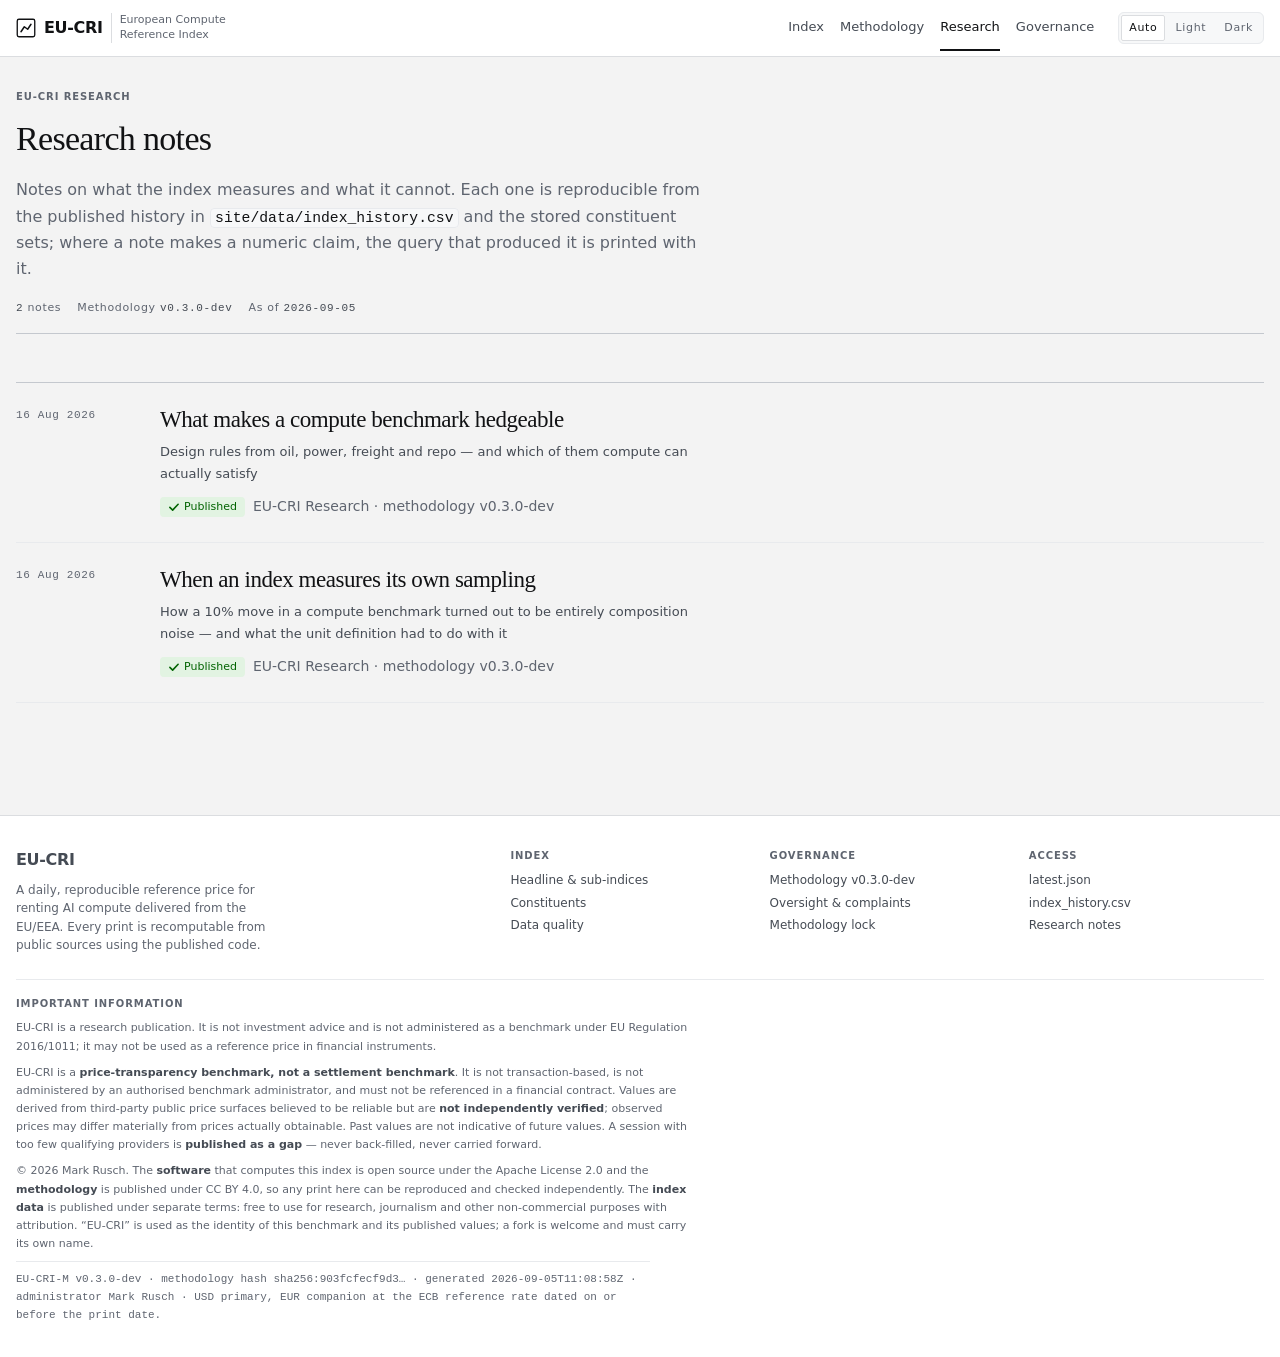
<file: site/research.html>
<!doctype html>
<html lang="en">
<head>
<meta charset="utf-8">
<meta name="viewport" content="width=device-width, initial-scale=1">
<title>Research — EU-CRI</title>
<meta name="description" content="EU-CRI research notes: what the index measures, what moves it, and what it cannot yet say.">
<meta name="color-scheme" content="light dark">
<meta name="theme-color" media="(prefers-color-scheme: light)" content="#f3f3f3">
<meta name="theme-color" media="(prefers-color-scheme: dark)" content="#101113">
<link rel="icon" href="data:image/svg+xml,%3Csvg xmlns='http://www.w3.org/2000/svg' viewBox='0 0 32 32'%3E%3Crect width='32' height='32' rx='6' fill='%2317191c'/%3E%3Cpath d='M7 21 L13 13 L18 17 L25 9' fill='none' stroke='%232fd6c3' stroke-width='2.6' stroke-linecap='round' stroke-linejoin='round'/%3E%3C/svg%3E">
<script>(function(){try{var t=localStorage.getItem('eucri-theme');if(t==='light'||t==='dark')document.documentElement.setAttribute('data-theme',t);}catch(e){}document.documentElement.classList.add('js-boot');})();</script>
<style>
/* ==========================================================================
   EU-CRI — European Compute Reference Index
   DESIGN TOKENS  ·  v1.0  ·  the whole visual system, one file
   ==========================================================================

   HOW THIS FILE IS ORGANISED
   --------------------------
   §0  Reset-adjacent globals            §7   Diverging scale (basis ribbon)
   §1  Neutral ramp (cool slate)         §8   Typography
   §2  Semantic surfaces                 §9   Space
   §3  Ink (text)                        §10  Radii & borders
   §4  Lines, rules, focus               §11  Elevation
   §5  Brand accent (rationed)           §12  Motion
   §6  Status, delta, chart chrome,      §13  Layout
       categorical + sequential

   THE THREE RULES THAT MAKE THIS SYSTEM WORK
   ------------------------------------------
   1. THE ACCENT IS RATIONED. `--accent` is teal and it means ONE thing:
      "this is the live / current value." It is not a link colour by default,
      not a button colour by default, not a section-header colour, ever. If
      the teal appears more than a couple of times in a viewport, the system
      has been misused and the page has stopped signalling anything.
      (Lineage: Ornn ships exactly one saturated hex, used once, in a
      stylesheet otherwise made of ten greys.)

   2. THE BASE CARRIES NO HUE. The neutral ramp is a cool slate with no
      green, no navy, no warmth. All hue in the product comes from the
      accent, the status scale, and the chart palettes. Tinting the base
      spends the hue budget on chrome.

   3. COLOUR IS NEVER THE ONLY CHANNEL. Every status, every delta, every
      diverging value ships with a glyph, a sign, a direct label, or a
      table view beside it. See §6 and §7.

   THEMING CONTRACT
   ----------------
   The complete light palette lives on bare `:root`. Dark mode redefines
   ONLY the tokens that change, in two places:
     (a) `@media (prefers-color-scheme: dark) { :root:not([data-theme="light"]) }`
         — follows the OS, but yields to an explicit light stamp.
     (b) `:root[data-theme="dark"]`
         — an explicit toggle, declared after (a) so it wins in both
           directions.
   Non-colour tokens (type, space, radii, motion, layout) are declared once
   and never themed.

   NO EXTERNAL REQUESTS. System font stacks only. No @import, no url(),
   no remote anything. This file is safe under a strict CSP.
   ========================================================================== */


/* ==========================================================================
   :root — THE COMPLETE LIGHT PALETTE + ALL UNTHEMED TOKENS
   ========================================================================== */

:root {
  color-scheme: light;

  /* ------------------------------------------------------------------------
     §1  NEUTRAL RAMP — cool slate, no hue cast
     ------------------------------------------------------------------------
     The raw ladder. DO NOT reference these directly in component CSS —
     always go through a semantic token in §2/§3/§4. The ramp exists so new
     semantic tokens can be minted from steps that are already in the family.
     Numbering runs 0 (white) → 1000 (near-black); the number is a rough
     darkness position, not a fixed lightness value.
     ---------------------------------------------------------------------- */
  --slate-0:    #ffffff;   /* card / chart surface, light mode                */
  --slate-25:   #f7f8f9;   /* inset well — code blocks, table headers         */
  --slate-50:   #f3f3f3;   /* page plane, light mode                          */
  --slate-75:   #eceef1;   /* ticker strip, neutral chip fill                 */
  --slate-100:  #e8eaed;   /* chart gridline, table row rule                  */
  --slate-150:  #dbdde0;   /* structural border / hairline                    */
  --slate-200:  #c4c8ce;   /* chart axis + baseline, strong rule              */
  --slate-300:  #a2a9b3;   /* — dark-mode secondary-ish; unused in light      */
  --slate-350:  #949ba5;   /* NON-TEXT only in light (2.80:1). Disabled glyph */
  --slate-400:  #8b929d;   /* chart de-emphasis stroke, light (3.14:1)        */
  --slate-450:  #7b828c;   /* dark-mode de-emphasis stroke                    */
  --slate-500:  #5f6570;   /* light muted ink — smallest AA-safe grey (5.28+) */
  --slate-550:  #565c66;   /* reserved mid step                               */
  --slate-600:  #454b54;   /* light secondary ink; default chart line         */
  --slate-650:  #3d4045;   /* dark-mode strong rule                           */
  --slate-750:  #2a2d33;   /* dark-mode structural border                     */
  --slate-800:  #24272c;   /* dark-mode gridline / row rule                   */
  --slate-825:  #22262c;   /* dark-mode neutral chip fill                     */
  --slate-850:  #1c1f24;   /* dark-mode inset well                            */
  --slate-875:  #17191c;   /* dark-mode card / chart surface                  */
  --slate-925:  #101113;   /* dark-mode page plane                            */
  --slate-950:  #0b0c0e;   /* dark-mode masthead / footer plane               */
  --slate-1000: #08090a;   /* deepest step — hard borders on dark             */

  /* ------------------------------------------------------------------------
     §2  SEMANTIC SURFACES
     ------------------------------------------------------------------------
     Four planes, and that is the whole depth model. There is no fifth.
     Depth is expressed by surface + hairline, not by shadow (see §11).
     ---------------------------------------------------------------------- */
  --page:            var(--slate-50);   /* the page body. Always set explicitly
                                           on <body> — never leave transparent. */
  --surface:         var(--slate-0);    /* cards, panels, table bodies, the
                                           surface every chart is drawn on.     */
  --surface-inset:   var(--slate-25);   /* recessed wells: code blocks, table
                                           headers, footnote strips.            */
  --surface-strip:   var(--slate-75);   /* the ticker strip + any full-bleed
                                           band that must read denser than the
                                           page but flatter than a card.        */
  --surface-chrome:  var(--slate-0);    /* masthead / footer plane.             */
  --surface-hover:   var(--slate-25);   /* ghost wash on row + control hover.
                                           Never a saturated hover state.       */
  --surface-active:  var(--slate-75);   /* pressed / selected row.              */

  /* ------------------------------------------------------------------------
     §3  INK — text colour
     ------------------------------------------------------------------------
     Three text levels, and one non-text grey. Every text level clears
     WCAG AA 4.5:1 on EVERY surface in §2 — checked, not assumed. Ratios in
     DESIGN.md. If you need a fourth level, you have a hierarchy problem,
     not a token problem.
     ---------------------------------------------------------------------- */
  --ink:           var(--slate-1000);  /* overridden below — see note          */
  --ink-1:         #111214;            /* primary: headings, prices, values.
                                          18.7:1 on surface, 16.9:1 on page.    */
  --ink-2:         var(--slate-600);   /* secondary: body prose, table cells.
                                          8.8:1 / 7.9:1.                        */
  --ink-3:         var(--slate-500);   /* muted: labels, captions, units, axis
                                          tick text, timestamps. 5.9:1 / 5.3:1.
                                          THIS IS THE FLOOR FOR TEXT.           */
  --ink-faint:     var(--slate-350);   /* NOT FOR TEXT (2.8:1). Disabled
                                          controls, decorative glyphs, the
                                          inactive half of a toggle only.       */
  --ink-inverse:   #ffffff;            /* text on a filled accent/status mark. */

  /* ------------------------------------------------------------------------
     §4  LINES, RULES, FOCUS
     ------------------------------------------------------------------------
     Everything structural is a 1px hairline. There are no 2px dividers, no
     dashed rules anywhere (dashes read as "projection" in a data product),
     and no double borders.
     ---------------------------------------------------------------------- */
  --rule:          var(--slate-100);   /* table row dividers, ledger rows,
                                          the densest separator.               */
  --rule-strong:   var(--slate-150);   /* card borders, section boundaries.    */
  --rule-heavy:    var(--slate-200);   /* the one rule under a table head; the
                                          chart baseline. Use sparingly.       */
  --focus-ring:    var(--accent);      /* 2px solid + 2px offset. Never remove
                                          focus; restyle it.                   */
  --focus-offset:  2px;
  --focus-width:   2px;

  /* ------------------------------------------------------------------------
     §5  BRAND ACCENT — teal, RATIONED
     ------------------------------------------------------------------------
     Meaning: "live / current / this is the number the page is about."
     Lineage: Nord Pool's power-market teal, deepened for contrast. Chosen
     over blue because every comparable in the category (Ornn, Deribit,
     Linear, generic fintech) defaults to blue, and blue is already spoken
     for as categorical slot 1 in charts.

     BUDGET: at most ~3 accent marks per viewport. In practice that is the
     hero rule, the live dot, and the chart's current-value marker.
     ---------------------------------------------------------------------- */
  --accent:        #00786c;   /* MARKS ONLY — rules, dots, chart markers,
                                 filled button backgrounds. 5.4:1 on surface. */
  --accent-ink:    #00655c;   /* TEXT — links, accented labels. 7.0:1 on
                                 surface, 6.3:1 on page. Use this, not
                                 --accent, whenever the teal is a glyph the
                                 reader must read.                            */
  --accent-wash:   #dff0ed;   /* the only tinted fill: L1 badge, selected
                                 state, accent callout rail background.       */
  --on-accent:     #ffffff;   /* text on an --accent fill. 5.4:1.             */

  /* ------------------------------------------------------------------------
     §6  STATUS — fixed scale, reserved meaning
     ------------------------------------------------------------------------
     These four steps are FIXED and identical in both themes. They are never
     reused as "series 5", and a categorical series colour is never used for
     status. Every status mark ships with an icon AND a text label — on the
     light surface `warning` (1.8:1) and `serious` (2.6:1) are deliberately
     below 3:1, and the icon+label pairing is the mitigation.

     Each status has THREE tokens with three different jobs:
       --status-x        the MARK   — dot, icon fill, chart mark. Non-text.
       --status-x-ink    the TEXT   — AA-safe on --surface and --status-x-bg.
       --status-x-bg     the WASH   — chip background only. Never a table-cell
                                      fill: full-cell colour washes are the
                                      single fastest way to look like a retail
                                      trading app instead of a benchmark.
     ---------------------------------------------------------------------- */
  --status-good:       #0ca30c;
  --status-good-ink:   #006300;
  --status-good-bg:    #e2f3e2;

  --status-warning:    #fab219;
  --status-warning-ink:#7a5200;
  --status-warning-bg: #fbf0d8;

  --status-serious:    #ec835a;
  --status-serious-ink:#8f4420;
  --status-serious-bg: #fbeae2;

  --status-critical:   #d03b3b;
  --status-critical-ink:#a32222;
  --status-critical-bg:#fbe6e6;

  --status-neutral:    var(--slate-400);
  --status-neutral-ink:var(--ink-2);
  --status-neutral-bg: var(--slate-75);

  /* ---- DELTA -------------------------------------------------------------
     Price movement. Text-safe steps derived from the status scale — NOT the
     status marks themselves, which are too light to read as text on white.
     ALWAYS rendered with a visible +/− sign and a hairline arrow glyph, so
     the colour is redundant. Never a background wash on the cell.
     ---------------------------------------------------------------------- */
  --delta-up:      var(--status-good-ink);   /* 7.5:1 */
  --delta-down:    var(--status-critical-ink);/* 7.5:1 */
  --delta-flat:    var(--ink-3);              /* 5.9:1 */

  /* ---- TIER BADGES -------------------------------------------------------
     L1 = verified transacted price · L2 = published API/list with observed
     fills · L3 = list price only. This is an ORDINAL scale (the order is the
     meaning), so it is encoded by ink weight + wash lightness, not by hue —
     only L1 earns the accent, because L1 is the tier the index trusts.
     ---------------------------------------------------------------------- */
  --tier-1-ink:  var(--accent-ink);   --tier-1-bg: var(--accent-wash);
  --tier-2-ink:  var(--ink-2);        --tier-2-bg: var(--slate-75);
  --tier-3-ink:  var(--ink-3);        --tier-3-bg: var(--slate-25);

  /* ------------------------------------------------------------------------
     §6b  CHART CHROME
     ------------------------------------------------------------------------
     The non-data ink in a chart. All of it recessive: gridlines one step off
     the surface, solid hairlines only, never dashed.

     THE HOUSE CHART RULE: a chart is GREYSCALE by default. `--chart-line` is
     the default single-series stroke. The categorical palette (§6c) comes out
     only when two or more series genuinely need identity. The accent marks
     the current value and nothing else.
     ---------------------------------------------------------------------- */
  --chart-surface: var(--surface);
  --chart-grid:    var(--slate-100);  /* 1px solid. Recessive.                */
  --chart-axis:    var(--slate-200);  /* baseline + axis rule.                */
  --chart-label:   var(--ink-3);      /* axis tick text — AA-safe, 5.9:1.     */
  --chart-line:    var(--slate-600);  /* default single series, 2px. 8.8:1.   */
  --chart-wash:    rgba(69, 75, 84, 0.08); /* area fill under --chart-line.   */
  --chart-deemph:  var(--slate-400);  /* sparkline body, context series.
                                         3.14:1 — clears the 3:1 mark floor.  */
  --chart-marker:  var(--accent);     /* current-value dot + hairline. ONE
                                         per chart.                           */
  --chart-ring:    var(--surface);    /* 2px surface ring on overlapping dots */
  --chart-crosshair: var(--slate-300);/* hover hairline.                      */
  --chart-gap:     2px;               /* surface gap between touching marks.  */

  /* ------------------------------------------------------------------------
     §6c  CATEGORICAL PALETTE — fixed order, NEVER cycled
     ------------------------------------------------------------------------
     Validated (dataviz validator, both modes, against THIS system's surfaces
     #ffffff / #17191c): lightness band PASS, chroma floor PASS, CVD
     separation PASS (worst adjacent ΔE 9.1 light / 8.4 dark, protanopia,
     Machado 2009 @1.0), normal-vision floor PASS (19.6 / 19.3).

     RULES
     · Assign in slot order 1,2,3… Colour follows the ENTITY, never its rank —
       filtering a series out must not repaint the survivors.
     · There is no slot 9. A ninth series folds into "Other", facets into
       small multiples, or the chart form changes.
     · Scatter / bubble / choropleth / small-multiples use the ALL-PAIRS test
       and are capped at THREE slots. Past three, facet.
     · LIGHT-MODE RELIEF RULE: slots 3 (2.82:1), 4 (2.17:1) and 5 (2.69:1) sit
       below 3:1 on white. Wherever they appear, ship visible direct labels or
       the table view. This is not dismissable.
     · Text never wears a series colour. A coloured mark sits BESIDE the label.
     ---------------------------------------------------------------------- */
  --series-1: #2a78d6;  /* blue    4.42:1 */
  --series-2: #eb6834;  /* orange  3.20:1 */
  --series-3: #1baf7a;  /* aqua    2.82:1  ← relief required */
  --series-4: #eda100;  /* yellow  2.17:1  ← relief required */
  --series-5: #e87ba4;  /* magenta 2.69:1  ← relief required */
  --series-6: #008300;  /* green   4.95:1 */
  --series-7: #4a3aa7;  /* violet  8.56:1 */
  --series-8: #e34948;  /* red     3.95:1 */

  /* ------------------------------------------------------------------------
     §6d  SEQUENTIAL RAMP — one hue, light → dark, for MAGNITUDE
     ------------------------------------------------------------------------
     Blue. Heatmaps, choropleths, weight-share intensity. For an ORDINAL use
     (discrete ordered marks) do not go lighter than --seq-250 on light or
     darker than --seq-600 on dark — those are the 2:1-vs-surface floors.
     ---------------------------------------------------------------------- */
  --seq-100: #cde2fb;  --seq-150: #b7d3f6;  --seq-200: #9ec5f4;
  --seq-250: #86b6ef;  --seq-300: #6da7ec;  --seq-350: #5598e7;
  --seq-400: #3987e5;  --seq-450: #2a78d6;  --seq-500: #256abf;
  --seq-550: #1c5cab;  --seq-600: #184f95;  --seq-650: #104281;
  --seq-700: #0d366b;

  /* ------------------------------------------------------------------------
     §7  DIVERGING SCALE — the basis ribbon
     ------------------------------------------------------------------------
     The signature device. Encodes the EU-vs-global spread: which side of
     zero, and how far.

       COOL (blue)  = EU DISCOUNT — European compute cheaper than the
                      global reference.
       NEUTRAL      = flat. A GREY, never a hue — the midpoint has to read
                      as "nothing happened".
       WARM (orange)= EU PREMIUM — European compute dearer.

     Poles are the categorical slot-1 blue and slot-2 orange hues, so the
     colourblind-safety of those hues carries over. Warm/cool poles read as
     opposite; blue↔aqua would not. Four equal steps per arm; both arms pass
     the ordinal check in both modes (monotone lightness, adjacent ΔL ≥ 0.06,
     near-surface end ≥ 2:1, single hue).

     BINS (absolute basis, $/GPU-hr):  1: <0.10   2: 0.10–0.20
                                       3: 0.20–0.32   4: ≥0.32

     MANDATORY COMPANIONS: a scale legend, and a table view. Colour is
     paired with column DIRECTION (up = premium, down = discount) so sign is
     never carried by hue alone.
     ---------------------------------------------------------------------- */
  --div-cool-4: #1c5cab;   /* deepest discount   6.63:1 */
  --div-cool-3: #2a78d6;   /*                    4.42:1 */
  --div-cool-2: #5598e7;   /*                    2.99:1 */
  --div-cool-1: #86b6ef;   /* nearest zero       2.11:1 */
  --div-mid:    #edeff2;   /* neutral grey midpoint     */
  --div-warm-1: #e89d83;   /* nearest zero       2.19:1 */
  --div-warm-2: #da7550;   /*                    3.16:1 */
  --div-warm-3: #c54e1c;   /*                    4.69:1 */
  --div-warm-4: #9c390c;   /* deepest premium    6.99:1 */
  /* Ink for a label set INSIDE a diverging fill — pick by the fill's
     luminance so it always clears contrast. */
  --div-ink-on-deep:  #ffffff;   /* on arms 3–4: 6.6:1 / 7.0:1 */
  --div-ink-on-light: var(--ink-1); /* on arms 1–2: 8.9:1 / 8.6:1 */

  /* ------------------------------------------------------------------------
     §8  TYPOGRAPHY — three system stacks, three jobs
     ------------------------------------------------------------------------
     No webfonts. No @font-face. System stacks only, chosen so the fallback
     chain lands on a grotesque / a mono / a transitional serif on every
     platform.
       SANS  — all UI, all prose. The workhorse.
       MONO  — EVERY numeral the reader might compare: prices, deltas,
               weights, timestamps, hashes, versions, axis ticks. This is the
               institutional tell; proportional figures in a price column is
               the fastest way to look un-audited.
       SERIF — editorial display ONLY: methodology and research page
               headlines, pull quotes. Never on a price, never in a chart,
               never in the UI. (A serif on a hero figure reads as
               decoration; the hero price uses MONO.)
     ---------------------------------------------------------------------- */
  --font-sans: system-ui, -apple-system, BlinkMacSystemFont, "Segoe UI",
               Roboto, "Helvetica Neue", Arial, sans-serif;
  --font-mono: ui-monospace, "SF Mono", SFMono-Regular, "Cascadia Mono",
               "Segoe UI Mono", "Roboto Mono", Menlo, Consolas,
               "Liberation Mono", monospace;
  --font-serif: "Iowan Old Style", "Palatino Linotype", Palatino, Palladio,
               "Hoefler Text", Georgia, "Times New Roman", serif;

  /* Type scale — 1.200 minor third, anchored at 14px body. Institutional
     products run one step smaller than consumer products; that is deliberate. */
  --text-3xs:  10px;   /* table-head labels, flag glyph text. ALL-CAPS only. */
  --text-2xs:  11px;   /* footnote refs, chip text, axis ticks               */
  --text-xs:   12px;   /* dense table cells, metadata lines                  */
  --text-sm:   13px;   /* secondary UI, ticker strip                         */
  --text-base: 14px;   /* body prose, default UI                             */
  --text-md:   16px;   /* lead paragraph, sub-index tile value               */
  --text-lg:   19px;   /* card / section headings                            */
  --text-xl:   23px;   /* page section headings                              */
  --text-2xl:  28px;   /* page title                                         */
  --text-3xl:  34px;   /* editorial display headline (serif)                 */
  --text-hero: 60px;   /* THE print. Exactly one per view.                   */

  --leading-tight:  1.15;  /* headings, the hero print                       */
  --leading-snug:   1.35;  /* table cells, tiles, chips                      */
  --leading-normal: 1.55;  /* UI text                                        */
  --leading-prose:  1.65;  /* body copy at --measure-prose                   */

  --weight-regular:  400;
  --weight-medium:   500;
  --weight-semibold: 600;
  --weight-bold:     700;

  --tracking-tight:  -0.02em;  /* the hero print + display sizes only        */
  --tracking-normal: 0;
  --tracking-wide:   0.06em;   /* small-caps-ish label runs                  */
  --tracking-caps:   0.09em;   /* --text-3xs ALL-CAPS table heads            */

  /* Numerals. Applied globally to mono in §0 below; stated here so it can be
     reasoned about as a token. Tabular + fixed decimals means a live cell
     never reflows on update. */
  --numeric-table: tabular-nums lining-nums;

  /* ------------------------------------------------------------------------
     §9  SPACE — 8px base, with a 4px half-step for dense grids
     ------------------------------------------------------------------------
     Outer rhythm is 8px. Inside a dense table or ticker the rhythm halves to
     4px — that nesting is what produces terminal density without the page
     itself feeling cramped.
     ---------------------------------------------------------------------- */
  --space-0:  0;
  --space-1:  2px;   /* the chart surface-gap; icon nudges                   */
  --space-2:  4px;   /* dense-grid half-step                                 */
  --space-3:  8px;   /* BASE                                                 */
  --space-4:  12px;
  --space-5:  16px;
  --space-6:  24px;
  --space-7:  32px;
  --space-8:  48px;
  --space-9:  64px;
  --space-10: 96px;  /* major section separation                             */

  /* ------------------------------------------------------------------------
     §10  RADII & BORDER WIDTHS
     ------------------------------------------------------------------------
     Nothing rounder than 20px, and only the hero print card earns the
     maximum — the one element the eye should land on first. Tables and the
     ticker stay square; density there reads as precision, not as chrome.
     ---------------------------------------------------------------------- */
  --radius-0:  0;      /* tables, ticker, full-bleed bands — square          */
  --radius-xs: 4px;    /* chips, badges, inline code                         */
  --radius-sm: 6px;    /* buttons, inputs                                    */
  --radius-md: 12px;   /* cards, panels, tiles                               */
  --radius-lg: 20px;   /* the hero print card only. THE MAXIMUM.             */
  --radius-pill: 999px;/* the live dot only                                  */

  --border-hairline: 1px;
  --border-marker:   2px;   /* the accent rule on the hero card; focus ring  */

  /* ------------------------------------------------------------------------
     §11  ELEVATION — shadow, glow, texture
     ------------------------------------------------------------------------
     Depth in this system is surface + hairline. --shadow-raised exists for
     genuinely floating layers only: the chart tooltip and a dropdown. A card
     never has a shadow. If you are reaching for a second shadow, use a
     hairline instead.

     --shadow-glow and --accent-glow are the one deliberate exception, and
     they are RATIONED exactly like --accent itself (§5): --accent-glow ships
     only on the live dot, --shadow-glow only on the hero print card. Both
     are inert (`none` / fully transparent) in light mode — a glow reads as
     ambient light, which only a dark surface can plausibly emit.

     --texture-dot is the same story for surface texture: a near-invisible
     dot grid, dark-mode only, on the masthead, hero and footer chrome. It is
     never a foreground channel — nothing is ever encoded in it.
     ---------------------------------------------------------------------- */
  --shadow-none:   none;
  --shadow-raised: 0 2px 8px rgba(17, 18, 20, 0.10),
                   0 0 0 1px rgba(17, 18, 20, 0.06);
  /* The same elevation expressed as a filter, for SVG tooltips — box-shadow
     does not apply inside SVG. Keep the two in step. */
  --shadow-raised-svg: drop-shadow(0 2px 8px rgba(17, 18, 20, 0.18));
  --shadow-glow:   none;                        /* hero card ambient ring    */
  --accent-glow:   rgba(0, 120, 108, 0.28);      /* live-dot halo            */
  --texture-dot:   none;                         /* masthead/hero/footer bg  */

  /* ------------------------------------------------------------------------
     §12  MOTION
     ------------------------------------------------------------------------
     Motion is functional or absent. The only animation in the product is the
     live-dot pulse and the tick flash. A tick flash is a brief OPACITY change
     on the changed cell — never a green/red background wash across the row.
     All of it collapses to nothing under prefers-reduced-motion (§0).
     ---------------------------------------------------------------------- */
  --dur-flash: 180ms;  /* the tick flash on an updated cell                  */
  --dur-fast:  120ms;  /* hover / focus state changes                        */
  --dur-base:  200ms;  /* disclosure, theme swap                             */
  --dur-pulse: 2400ms; /* the live dot. Slow enough to be ambient.           */
  --ease:      cubic-bezier(0.2, 0, 0.2, 1);

  /* ------------------------------------------------------------------------
     §13  LAYOUT
     ------------------------------------------------------------------------ */
  --content-max:   1280px;  /* the 12-column field                           */
  --measure-prose: 68ch;    /* body copy never exceeds this. Charts and
                               tables break out to full width.               */
  --row-h:         36px;    /* standard table row                            */
  --row-h-dense:   28px;    /* constituents grid, ticker — terminal density  */
  --strip-h:       34px;    /* the ticker strip                              */

  --z-base:    0;
  --z-sticky:  10;   /* masthead + ticker                                    */
  --z-overlay: 20;   /* chart tooltip                                        */
}


/* ==========================================================================
   DARK — (a) follows the OS, yields to an explicit light stamp
   Only the tokens that CHANGE are redefined. Type, space, radii, motion and
   layout are inherited untouched from :root.
   ========================================================================== */

@media (prefers-color-scheme: dark) {
  :root:not([data-theme="light"]) {
    color-scheme: dark;

    /* §2 surfaces — the plane order inverts: page is darker than card */
    --page:           var(--slate-925);
    --surface:        var(--slate-875);
    --surface-inset:  var(--slate-850);
    --surface-strip:  var(--slate-925);
    --surface-chrome: var(--slate-950);
    --surface-hover:  var(--slate-850);
    --surface-active: var(--slate-825);

    /* §3 ink — re-selected for the dark surface, not an automatic flip */
    --ink-1:       #f5f6f7;              /* 16.3:1 surface / 17.5:1 page      */
    --ink-2:       #c3c8d0;              /* 10.5:1 / 11.2:1                   */
    --ink-3:       var(--slate-300);     /*  7.4:1 /  8.0:1                   */
    --ink-faint:   var(--slate-450);     /*  4.5:1 — still non-text by policy */
    --ink-inverse: #08191c;

    /* §4 lines */
    --rule:        var(--slate-800);
    --rule-strong: var(--slate-750);
    --rule-heavy:  var(--slate-650);

    /* §5 accent — one step, bright enough to carry 3:1 as a mark and
       4.5:1 as text, so --accent and --accent-ink converge in dark */
    --accent:      #2fd6c3;   /* 9.7:1 on surface */
    --accent-ink:  #2fd6c3;   /* 9.7:1 */
    --accent-wash: #0d2b28;
    --on-accent:   #08191c;   /* 9.9:1 on the accent fill */

    /* §6 status — the four MARKS are fixed and do not change. Only the
       text-safe inks and the washes are re-selected for the dark surface. */
    --status-good-ink:     #0ca30c;  /* 5.3:1 */
    --status-good-bg:      #0e2413;
    --status-warning-ink:  #fab219;  /* 9.6:1 */
    --status-warning-bg:   #2a2109;
    --status-serious-ink:  #ec835a;  /* 6.7:1 */
    --status-serious-bg:   #2a1a12;
    --status-critical-ink: #ef7a7a;  /* 6.5:1 */
    --status-critical-bg:  #2c1516;
    --status-neutral:      var(--slate-450);
    --status-neutral-bg:   var(--slate-825);

    /* §6 tiers */
    --tier-2-bg: var(--slate-825);
    --tier-3-bg: var(--slate-850);

    /* §6b chart chrome */
    --chart-grid:      var(--slate-800);
    --chart-axis:      var(--slate-650);
    --chart-line:      var(--ink-2);                  /* 10.5:1 */
    --chart-wash:      rgba(195, 200, 208, 0.08);
    --chart-deemph:    var(--slate-450);              /*  4.5:1 */
    --chart-crosshair: var(--slate-550);

    /* §6c categorical — the same eight hues, RE-STEPPED for the dark
       surface (not a filter, not an automatic lighten). All eight clear
       3:1 on #17191c, so the light-mode relief rule does not apply here —
       but ship the labels anyway so both themes read identically. */
    --series-1: #3987e5;  /* 4.84:1 */
    --series-2: #d95926;  /* 4.54:1 */
    --series-3: #199e70;  /* 5.17:1 */
    --series-4: #c98500;  /* 5.74:1 */
    --series-5: #d55181;  /* 4.46:1 */
    --series-6: #008300;  /* 3.56:1 */
    --series-7: #9085e9;  /* 5.63:1 */
    --series-8: #e66767;  /* 5.45:1 */

    /* §7 diverging — the arms flip anchor: the step nearest zero is now the
       DARKEST, so "nearly flat" still recedes toward the surface. */
    --div-cool-4: #6da7ec;  /* 7.04:1 */
    --div-cool-3: #3987e5;  /* 4.84:1 */
    --div-cool-2: #256abf;  /* 3.26:1 */
    --div-cool-1: #184f95;  /* 2.17:1 */
    --div-mid:    #33373d;
    --div-warm-1: #883008;  /* 2.07:1 */
    --div-warm-2: #af4517;  /* 3.09:1 */
    --div-warm-3: #d45e2f;  /* 4.56:1 */
    --div-warm-4: #e28969;  /* 6.72:1 */
    --div-ink-on-deep:  var(--ink-1);   /* on arms 3–4 in dark: 7.5:1 / 7.9:1 */
    --div-ink-on-light: var(--ink-1);

    /* §11 elevation — a dark surface cannot be lifted by a darker shadow, so
       the ring does the work and the shadow only deepens the ground. */
    --shadow-raised: 0 2px 10px rgba(0, 0, 0, 0.55),
                     0 0 0 1px rgba(255, 255, 255, 0.10);
    --shadow-raised-svg: drop-shadow(0 2px 10px rgba(0, 0, 0, 0.7));
    --shadow-glow: 0 0 0 1px rgba(47, 214, 195, 0.22),
                   0 0 40px rgba(47, 214, 195, 0.13),
                   0 8px 24px rgba(0, 0, 0, 0.45);
    --accent-glow: rgba(47, 214, 195, 0.5);
    --texture-dot: radial-gradient(circle, rgba(255, 255, 255, 0.055) 1px, transparent 1.6px)
                   0 0/22px 22px;
  }
}


/* ==========================================================================
   DARK — (b) explicit toggle. Declared AFTER the media block so that
   data-theme="dark" wins under an OS set to light, and the :not() guard in
   (a) lets data-theme="light" win under an OS set to dark.
   Identical body to (a). Keep the two blocks in lockstep.
   ========================================================================== */

:root[data-theme="dark"] {
  color-scheme: dark;

  --page:           var(--slate-925);
  --surface:        var(--slate-875);
  --surface-inset:  var(--slate-850);
  --surface-strip:  var(--slate-925);
  --surface-chrome: var(--slate-950);
  --surface-hover:  var(--slate-850);
  --surface-active: var(--slate-825);

  --ink-1:       #f5f6f7;
  --ink-2:       #c3c8d0;
  --ink-3:       var(--slate-300);
  --ink-faint:   var(--slate-450);
  --ink-inverse: #08191c;

  --rule:        var(--slate-800);
  --rule-strong: var(--slate-750);
  --rule-heavy:  var(--slate-650);

  --accent:      #2fd6c3;
  --accent-ink:  #2fd6c3;
  --accent-wash: #0d2b28;
  --on-accent:   #08191c;

  --status-good-ink:     #0ca30c;
  --status-good-bg:      #0e2413;
  --status-warning-ink:  #fab219;
  --status-warning-bg:   #2a2109;
  --status-serious-ink:  #ec835a;
  --status-serious-bg:   #2a1a12;
  --status-critical-ink: #ef7a7a;
  --status-critical-bg:  #2c1516;
  --status-neutral:      var(--slate-450);
  --status-neutral-bg:   var(--slate-825);

  --tier-2-bg: var(--slate-825);
  --tier-3-bg: var(--slate-850);

  --chart-grid:      var(--slate-800);
  --chart-axis:      var(--slate-650);
  --chart-line:      var(--ink-2);
  --chart-wash:      rgba(195, 200, 208, 0.08);
  --chart-deemph:    var(--slate-450);
  --chart-crosshair: var(--slate-550);

  --series-1: #3987e5;
  --series-2: #d95926;
  --series-3: #199e70;
  --series-4: #c98500;
  --series-5: #d55181;
  --series-6: #008300;
  --series-7: #9085e9;
  --series-8: #e66767;

  --div-cool-4: #6da7ec;
  --div-cool-3: #3987e5;
  --div-cool-2: #256abf;
  --div-cool-1: #184f95;
  --div-mid:    #33373d;
  --div-warm-1: #883008;
  --div-warm-2: #af4517;
  --div-warm-3: #d45e2f;
  --div-warm-4: #e28969;
  --div-ink-on-deep:  var(--ink-1);
  --div-ink-on-light: var(--ink-1);

  --shadow-raised: 0 2px 10px rgba(0, 0, 0, 0.55),
                   0 0 0 1px rgba(255, 255, 255, 0.10);
  --shadow-raised-svg: drop-shadow(0 2px 10px rgba(0, 0, 0, 0.7));
  --shadow-glow: 0 0 0 1px rgba(47, 214, 195, 0.22),
                 0 0 40px rgba(47, 214, 195, 0.13),
                 0 8px 24px rgba(0, 0, 0, 0.45);
  --accent-glow: rgba(47, 214, 195, 0.5);
  --texture-dot: radial-gradient(circle, rgba(255, 255, 255, 0.055) 1px, transparent 1.6px)
                 0 0/22px 22px;
}


/* ==========================================================================
   §0  GLOBALS — the small amount of behaviour the tokens imply
   ========================================================================== */

*, *::before, *::after { box-sizing: border-box; }

html { -webkit-text-size-adjust: 100%; }

body {
  margin: 0;
  /* An explicit token background is mandatory: a transparent body borrows
     the host's theme and the whole palette comes apart. */
  background: var(--page);
  color: var(--ink-2);
  font-family: var(--font-sans);
  font-size: var(--text-base);
  line-height: var(--leading-normal);
  /* The page body never scrolls horizontally. Wide tables and charts scroll
     inside their own overflow-x container. */
  overflow-x: hidden;
}

/* Every numeral the reader might compare is mono, tabular, fixed-width. */
code, kbd, samp, pre,
.num, .mono {
  font-family: var(--font-mono);
  font-variant-numeric: var(--numeric-table);
  font-feature-settings: "tnum" 1, "lnum" 1;
}

:focus-visible {
  outline: var(--focus-width) solid var(--focus-ring);
  outline-offset: var(--focus-offset);
  border-radius: var(--radius-xs);
}

@media (prefers-reduced-motion: reduce) {
  *, *::before, *::after {
    animation-duration: 1ms !important;
    animation-iteration-count: 1 !important;
    transition-duration: 1ms !important;
    scroll-behavior: auto !important;
  }
}

/* forced-colors: let the OS palette through rather than fighting it. The
   texture channel (45°/135° hatch) is the identity backup here. */
@media (forced-colors: active) {
  :root { --shadow-raised: none; }
  .chip, .badge, .card { border: 1px solid CanvasText; }
}

/* ==========================================================================
   EU-CRI COMPONENT SHEET
   Every value below resolves to a token from tokens.css. If you find a raw
   hex, a raw px font-size, or a second box-shadow in here, it is a bug.
   ========================================================================== */

/* ---- utilities ---------------------------------------------------------- */
.wrap      { max-width: var(--content-max); margin-inline: auto; padding-inline: var(--space-5); }
.scroll-x  { overflow-x: auto; overscroll-behavior-x: contain; min-inline-size: 0; }

/* A grid or flex item defaults to min-width:auto, which is min-CONTENT — so a
   card holding a 660px-min chart refuses to shrink and pushes the whole page
   sideways on a phone. Every item that can hold a scroll container is pinned
   to min-inline-size:0 so the scroll container clips instead of the page. */
.split > *, .teaser > *, .two > *, .tiles > *, .footer__cols > *,
.card, .card__body, .nav, .metagrid dd { min-inline-size: 0; }
.ta-r      { text-align: right; }
.ta-c      { text-align: center; }
.strong    { color: var(--ink-1); font-weight: var(--weight-semibold); }
.u         { color: var(--ink-3); }
.trunc     { overflow: hidden; text-overflow: ellipsis; white-space: nowrap; }
.rule-v    { width: 1px; align-self: stretch; background: var(--rule-strong); }
.vh        { position:absolute; width:1px; height:1px; margin:-1px; padding:0;
             overflow:hidden; clip-path: inset(50%); white-space: nowrap; border:0; }
.eyebrow   { font-size: var(--text-3xs); text-transform: uppercase;
             letter-spacing: var(--tracking-caps); color: var(--ink-3);
             font-weight: var(--weight-semibold); }
.ico       { flex: none; display: block; }

/* ---- links -------------------------------------------------------------- */
a { color: var(--ink-1); text-decoration-color: var(--rule-heavy);
    text-underline-offset: 2px; text-decoration-thickness: 1px;
    transition: color var(--dur-fast) var(--ease), text-decoration-color var(--dur-fast) var(--ease); }
a:hover { color: var(--accent-ink); text-decoration-color: var(--accent-ink); }
.link-quiet { color: var(--ink-2); text-decoration: none; }
.link-quiet:hover { color: var(--accent-ink); text-decoration: underline; }

/* ---- MASTHEAD ----------------------------------------------------------- */
.masthead { position: sticky; top: 0; z-index: var(--z-sticky); }
.masthead__bar { background: var(--texture-dot), var(--surface-chrome); border-bottom: var(--border-hairline) solid var(--rule-strong); }
.masthead__inner { display: flex; align-items: center; gap: var(--space-6); min-height: 56px; }
.wordmark { display: flex; align-items: center; gap: var(--space-3); text-decoration: none; color: var(--ink-1); flex: none; }
.wordmark__mark { color: var(--ink-1); }
.wordmark__text { font-weight: var(--weight-bold); font-size: var(--text-md);
                  letter-spacing: var(--tracking-tight); }
.wordmark__sub  { font-size: var(--text-2xs); color: var(--ink-3); border-left: var(--border-hairline) solid var(--rule-strong);
                  padding-left: var(--space-3); max-width: 18ch; line-height: var(--leading-snug); }
.nav { display: flex; gap: var(--space-5); margin-inline-start: auto; flex-wrap: wrap; }
.nav a { font-size: var(--text-sm); color: var(--ink-2); text-decoration: none; padding-block: var(--space-4);
         border-bottom: var(--border-marker) solid transparent; }
.nav a:hover { color: var(--ink-1); }
.nav a[aria-current="page"] { color: var(--ink-1); font-weight: var(--weight-medium); border-bottom-color: var(--ink-1); }
.masthead__tools { flex: none; }

/* ---- TICKER STRIP ------------------------------------------------------- */
.ticker { background: var(--surface-strip); border-bottom: var(--border-hairline) solid var(--rule-strong); }
.ticker__track { display: flex; max-width: var(--content-max); margin-inline: auto; }
.ticker__item { display: flex; align-items: center; gap: var(--space-3); white-space: nowrap;
                height: var(--strip-h); padding-inline: var(--space-4);
                border-right: var(--border-hairline) solid var(--rule); }
.ticker__item:first-child { padding-inline-start: var(--space-5); }
.ticker__item--meta { margin-inline-start: auto; border-right: 0; border-left: var(--border-hairline) solid var(--rule); }
.ticker__sym  { font-size: var(--text-2xs); letter-spacing: var(--tracking-wide);
                text-transform: uppercase; color: var(--ink-3); font-weight: var(--weight-semibold); }
.ticker__val  { font-size: var(--text-sm); color: var(--ink-1); font-weight: var(--weight-semibold); }
.ticker__stamp{ font-size: var(--text-2xs); color: var(--ink-3); letter-spacing: var(--tracking-wide); }

/* the only ambient motion in the product */
.live-dot { position: relative; inline-size: 7px; block-size: 7px; flex: none;
            border-radius: var(--radius-pill); background: var(--accent);
            box-shadow: 0 0 6px 1px var(--accent-glow); }
.live-dot::after { content: ""; position: absolute; inset: -3px; border-radius: inherit;
                   border: var(--border-hairline) solid var(--accent);
                   animation: cri-pulse var(--dur-pulse) var(--ease) infinite; }
@keyframes cri-pulse { 0% { opacity: .8; transform: scale(.6); } 70%,100% { opacity: 0; transform: scale(1.6); } }

/* ---- DELTA -------------------------------------------------------------- */
.delta { display: inline-flex; align-items: center; gap: var(--space-2);
         font-size: var(--text-xs); font-weight: var(--weight-medium); }
.delta .num { font-size: inherit; }
.delta--up   { color: var(--delta-up); }
.delta--down { color: var(--delta-down); }
.delta--flat { color: var(--delta-flat); }
/* Tick flash: opacity on the changed cell only. Never a row-wide colour wash. */
@keyframes cri-flash { from { opacity: .35; } to { opacity: 1; } }
.is-ticked { animation: cri-flash var(--dur-flash) var(--ease) 1; }

/* ---- CHIPS & BADGES ----------------------------------------------------- */
.chip { display: inline-flex; align-items: center; gap: var(--space-2);
        padding: 3px var(--space-3); border-radius: var(--radius-xs);
        font-size: var(--text-2xs); font-weight: var(--weight-medium);
        line-height: var(--leading-snug); white-space: nowrap; }
.chip--good     { color: var(--status-good-ink);     background: var(--status-good-bg); }
.chip--warning  { color: var(--status-warning-ink);  background: var(--status-warning-bg); }
.chip--serious  { color: var(--status-serious-ink);  background: var(--status-serious-bg); }
.chip--critical { color: var(--status-critical-ink); background: var(--status-critical-bg); }
.chip--neutral  { color: var(--status-neutral-ink);  background: var(--status-neutral-bg); }

.badge { display: inline-block; min-inline-size: 26px; padding: 2px var(--space-2);
         border-radius: var(--radius-xs); font-family: var(--font-mono);
         font-size: var(--text-3xs); font-weight: var(--weight-semibold);
         letter-spacing: var(--tracking-wide); text-align: center; }
.badge--t1 { color: var(--tier-1-ink); background: var(--tier-1-bg); }
.badge--t2 { color: var(--tier-2-ink); background: var(--tier-2-bg); }
.badge--t3 { color: var(--tier-3-ink); background: var(--tier-3-bg); }

.flag { display: inline-block; margin-inline-end: var(--space-2);
        padding: 1px var(--space-2); border: var(--border-hairline) solid var(--rule-strong);
        border-radius: var(--radius-xs); font-family: var(--font-mono);
        font-size: var(--text-3xs); letter-spacing: var(--tracking-wide); color: var(--ink-3); }

/* ---- CARDS & SECTIONS --------------------------------------------------- */
.card { background: var(--surface); border: var(--border-hairline) solid var(--rule-strong);
        border-radius: var(--radius-md); }
.card__head { display: flex; align-items: baseline; gap: var(--space-4); flex-wrap: wrap;
              padding: var(--space-4) var(--space-5);
              border-bottom: var(--border-hairline) solid var(--rule); }
.card__title { margin: 0; font-size: var(--text-base); font-weight: var(--weight-semibold); color: var(--ink-1); }
.card__sub   { margin: 0; font-size: var(--text-xs); color: var(--ink-3); }
.card__meta  { margin-inline-start: auto; font-size: var(--text-2xs); color: var(--ink-3); }
.card__body  { padding: var(--space-5); }
.card__body--flush { padding: 0; }

.section { padding-block: var(--space-8); }
.section__head { display: flex; align-items: flex-end; gap: var(--space-4); flex-wrap: wrap;
                 margin-bottom: var(--space-5); padding-bottom: var(--space-3);
                 border-bottom: var(--border-hairline) solid var(--rule-heavy); }
.section__h { margin: 0; font-size: var(--text-xl); font-weight: var(--weight-semibold);
              color: var(--ink-1); letter-spacing: var(--tracking-tight); }
.section__dek { margin: 0; font-size: var(--text-sm); color: var(--ink-3); max-width: var(--measure-prose); }
.section__link { margin-inline-start: auto; font-size: var(--text-sm); }

/* ---- HERO PRINT CARD ---------------------------------------------------- */
/* The one place the accent becomes structure: a 2px rule across the top. */
.print { display: grid; grid-template-columns: minmax(0,1fr) 300px;
         background: var(--texture-dot), var(--surface);
         border: var(--border-hairline) solid var(--rule-strong);
         border-top: var(--border-marker) solid var(--accent);
         border-radius: var(--radius-lg); overflow: hidden;
         box-shadow: var(--shadow-glow); }
.print__main { padding: var(--space-6); min-width: 0; }
.print__head { display: flex; gap: var(--space-5); align-items: flex-start; justify-content: space-between; flex-wrap: wrap; }
.print__sym  { margin: var(--space-2) 0 0; font-size: var(--text-lg); font-weight: var(--weight-semibold);
               color: var(--ink-1); font-family: var(--font-mono); letter-spacing: var(--tracking-normal); }
.print__desc { margin: var(--space-2) 0 0; font-size: var(--text-xs); color: var(--ink-3); max-width: 46ch; }

.print__figure { display: flex; align-items: baseline; gap: var(--space-2); margin-top: var(--space-5); }
.print__ccy   { font-family: var(--font-mono); font-size: var(--text-2xl); color: var(--ink-3); font-weight: var(--weight-medium); }
.print__value { font-family: var(--font-mono); font-size: var(--text-hero); line-height: var(--leading-tight);
                font-weight: var(--weight-semibold); color: var(--ink-1); letter-spacing: var(--tracking-tight); }
.print__unit  { font-size: var(--text-sm); color: var(--ink-3); }

.print__row { display: flex; align-items: center; gap: var(--space-4); flex-wrap: wrap;
              margin-top: var(--space-4); font-size: var(--text-xs); }
.print__abs   { color: var(--delta-up); font-weight: var(--weight-medium); }
.print__vs    { color: var(--ink-3); }
.print__range { color: var(--ink-3); }
.print__chips { display: flex; gap: var(--space-3); flex-wrap: wrap; margin-top: var(--space-5); }

.print__meta { border-left: var(--border-hairline) solid var(--rule); background: var(--surface-inset);
               padding: var(--space-5) var(--space-5) var(--space-4); }
.metagrid { margin: 0; display: grid; gap: 0; }
.metagrid > div { display: flex; justify-content: space-between; gap: var(--space-3);
                  padding-block: var(--space-3); border-bottom: var(--border-hairline) solid var(--rule); }
.metagrid > div:last-child { border-bottom: 0; }
.metagrid dt { font-size: var(--text-2xs); color: var(--ink-3); text-transform: uppercase;
               letter-spacing: var(--tracking-wide); white-space: nowrap; }
.metagrid dd { margin: 0; font-size: var(--text-xs); color: var(--ink-2); text-align: right; min-width: 0; }

/* ---- SUB-INDEX TILES ---------------------------------------------------- */
.tiles { display: grid; grid-template-columns: repeat(auto-fit, minmax(220px, 1fr)); gap: var(--space-4); }
.tile { background: var(--surface); border: var(--border-hairline) solid var(--rule-strong);
        border-radius: var(--radius-md); padding: var(--space-4) var(--space-5) var(--space-4); }
.tile__sym  { font-family: var(--font-mono); font-size: var(--text-2xs); letter-spacing: var(--tracking-wide);
              color: var(--ink-3); font-weight: var(--weight-semibold); }
.tile__body { display: flex; align-items: flex-end; justify-content: space-between; gap: var(--space-4); margin-top: var(--space-3); }
.tile__num  { display: flex; align-items: baseline; gap: 1px; }
.tile__ccy  { font-family: var(--font-mono); font-size: var(--text-md); color: var(--ink-3); }
.tile__val  { font-family: var(--font-mono); font-size: var(--text-2xl); font-weight: var(--weight-semibold);
              color: var(--ink-1); line-height: var(--leading-tight); }
.tile__foot { display: flex; align-items: center; gap: var(--space-3); margin-top: var(--space-3);
              padding-top: var(--space-3); border-top: var(--border-hairline) solid var(--rule); }
.tile__note { font-size: var(--text-2xs); color: var(--ink-3); }
.spark__line { fill: none; stroke: var(--chart-deemph); stroke-width: 1.5;
               stroke-linecap: round; stroke-linejoin: round; }
.spark__ring { fill: var(--surface); }
.spark__dot  { fill: var(--chart-marker); }

/* ---- DENSE GRID (constituents) ------------------------------------------ */
.grid { inline-size: 100%; min-inline-size: 780px; border-collapse: collapse;
        font-size: var(--text-xs); background: var(--surface); }
.grid caption { text-align: left; }
.grid thead th { position: sticky; top: 0; background: var(--surface-inset); z-index: 1;
                 font-size: var(--text-3xs); text-transform: uppercase;
                 letter-spacing: var(--tracking-caps); color: var(--ink-3);
                 font-weight: var(--weight-semibold); text-align: left;
                 padding: var(--space-3) var(--space-4);
                 border-bottom: var(--border-hairline) solid var(--rule-heavy); white-space: nowrap; }
.grid thead th.ta-r { text-align: right; }
.grid thead th.ta-c { text-align: center; }
.grid tbody td, .grid tbody th { padding: 0 var(--space-4); block-size: var(--row-h-dense);
                                 border-bottom: var(--border-hairline) solid var(--rule);
                                 color: var(--ink-2); font-weight: var(--weight-regular);
                                 white-space: nowrap; vertical-align: middle; }
.grid tbody tr:hover td, .grid tbody tr:hover th { background: var(--surface-hover); }
.grid__name { text-align: left; color: var(--ink-1); font-weight: var(--weight-medium);
              font-family: var(--font-mono); }
.grid tfoot th, .grid tfoot td { padding: var(--space-3) var(--space-4); text-align: left;
                                 border-top: var(--border-hairline) solid var(--rule-heavy);
                                 font-size: var(--text-xs); color: var(--ink-2);
                                 font-weight: var(--weight-semibold); white-space: nowrap; }
.grid tfoot td.ta-r { text-align: right; }
.grid__flags { white-space: nowrap; }
.srclink { display: inline-flex; align-items: center; gap: var(--space-2);
           font-size: var(--text-2xs); color: var(--ink-3); text-decoration: none;
           letter-spacing: var(--tracking-wide); }
.srclink:hover { color: var(--accent-ink); text-decoration: underline; }

/* weight meter: one hue, lighter step of the same ramp as the track */
.wcell  { display: inline-flex; align-items: center; gap: var(--space-3); justify-content: flex-end; }
.meter  { inline-size: 52px; block-size: 4px; background: var(--rule); border-radius: var(--radius-xs); overflow: hidden; }
.meter__fill { display: block; block-size: 100%; background: var(--chart-deemph); }

/* ---- CHARTS ------------------------------------------------------------- */
.chart { display: block; inline-size: 100%; min-inline-size: 660px; block-size: auto; }
.ch-grid  { stroke: var(--chart-grid); stroke-width: 1; }      /* solid hairline, never dashed */
.ch-axis  { stroke: var(--chart-axis); stroke-width: 1; }
.ch-tick  { fill: var(--chart-label); font-family: var(--font-mono);
            font-size: 11px; font-variant-numeric: tabular-nums; }
.ch-tick--pole { font-family: var(--font-sans); font-size: 9px; letter-spacing: .09em;
                 font-weight: 600; fill: var(--ink-3); }
.ch-note  { fill: var(--ink-3); font-family: var(--font-sans); font-size: 11px; }
.ch-cur   { fill: var(--ink-1); font-family: var(--font-mono); font-size: 13px;
            font-weight: 600; font-variant-numeric: tabular-nums; }
.ch-line  { fill: none; stroke: var(--chart-line); stroke-width: 2;
            stroke-linejoin: round; stroke-linecap: round; }
.ch-area  { fill: var(--chart-wash); stroke: none; }
.ch-marker-rule { stroke: var(--chart-marker); stroke-width: 1; opacity: .55; }
.ch-marker-ring { fill: var(--chart-ring); }                    /* 2px surface ring */
.ch-marker      { fill: var(--chart-marker); }

/* CSS-only crosshair + tooltip. Works with scripting disabled. */
.hp-hit  { fill: transparent; pointer-events: all; cursor: crosshair; }
.hp-cross, .hp-dot, .hp-tip, .bp-tip { opacity: 0; pointer-events: none;
            transition: opacity var(--dur-fast) var(--ease); }
.hp:hover .hp-cross, .hp:hover .hp-dot, .hp:hover .hp-tip,
.hp:focus-within .hp-cross, .hp:focus-within .hp-dot, .hp:focus-within .hp-tip { opacity: 1; }
.hp { outline: none; }
.hp:focus-visible .hp-box { stroke: var(--focus-ring); stroke-width: 2; }
.hp-cross { stroke: var(--chart-crosshair); stroke-width: 1; }
.hp-dot   { fill: var(--chart-line); stroke: var(--chart-ring); stroke-width: 2; }
.hp-box   { fill: var(--surface); filter: var(--shadow-raised-svg);
            stroke: var(--rule-strong); stroke-width: 1; }
.hp-key   { stroke: var(--chart-line); stroke-width: 2; stroke-linecap: round; }
.hp-val   { fill: var(--ink-1); font-family: var(--font-mono); font-size: 13px;
            font-weight: 600; font-variant-numeric: tabular-nums; }
.hp-lab   { fill: var(--ink-3); font-family: var(--font-sans); font-size: 11px; }

/* ---- BASIS RIBBON ------------------------------------------------------- */
.bp-hit { fill: transparent; pointer-events: all; cursor: pointer; }
.bp:hover .bp-tip, .bp:focus-within .bp-tip { opacity: 1; }
.bp { outline: none; }
.bp:focus-visible .hp-box { stroke: var(--focus-ring); stroke-width: 2; }
.bcol { transition: opacity var(--dur-fast) var(--ease); }
.bcols:hover .bcol { opacity: .45; }
.bp:hover .bcol, .bp:focus-within .bcol { opacity: 1; }
/* The zero line is the semantic anchor of a diverging chart, not grid — it
   gets text-weight ink, one step above the ordinary axis. */
.b-zero { stroke: var(--chart-label); stroke-width: 1; }
.b-cool-1 { fill: var(--div-cool-1); } .b-cool-2 { fill: var(--div-cool-2); }
.b-cool-3 { fill: var(--div-cool-3); } .b-cool-4 { fill: var(--div-cool-4); }
.b-warm-1 { fill: var(--div-warm-1); } .b-warm-2 { fill: var(--div-warm-2); }
.b-warm-3 { fill: var(--div-warm-3); } .b-warm-4 { fill: var(--div-warm-4); }

.divlegend { display: flex; align-items: center; gap: var(--space-3); flex-wrap: wrap;
             font-size: var(--text-2xs); color: var(--ink-3); }
.divlegend__pole { text-transform: uppercase; letter-spacing: var(--tracking-wide);
                   font-weight: var(--weight-semibold); }
.divlegend__ramp { display: inline-flex; gap: var(--chart-gap); }
.divlegend__ramp i { inline-size: 22px; block-size: 10px; border-radius: 1px; }
.b-mid { background: var(--div-mid); }
.divlegend__ramp .b-cool-1 { background: var(--div-cool-1); } .divlegend__ramp .b-cool-2 { background: var(--div-cool-2); }
.divlegend__ramp .b-cool-3 { background: var(--div-cool-3); } .divlegend__ramp .b-cool-4 { background: var(--div-cool-4); }
.divlegend__ramp .b-warm-1 { background: var(--div-warm-1); } .divlegend__ramp .b-warm-2 { background: var(--div-warm-2); }
.divlegend__ramp .b-warm-3 { background: var(--div-warm-3); } .divlegend__ramp .b-warm-4 { background: var(--div-warm-4); }
.divlegend__scale { flex-basis: 100%; color: var(--ink-3); font-size: var(--text-3xs); }

/* ---- TABLE-VIEW TWIN ---------------------------------------------------- */
/* Every chart ships one. It is the WCAG-clean equivalent and the relief
   channel for any mark below 3:1. */
.tableview { margin-top: var(--space-4); border-top: var(--border-hairline) solid var(--rule); }
.tableview > summary { cursor: pointer; padding-block: var(--space-3);
                       font-size: var(--text-2xs); color: var(--ink-3);
                       text-transform: uppercase; letter-spacing: var(--tracking-wide);
                       font-weight: var(--weight-semibold); }
.tableview > summary:hover { color: var(--ink-1); }
.tableview__scroll { max-block-size: 260px; overflow: auto; border: var(--border-hairline) solid var(--rule); border-radius: var(--radius-xs); }
.tableview table { inline-size: 100%; border-collapse: collapse; font-size: var(--text-2xs); }
.tableview th, .tableview td { padding: var(--space-2) var(--space-3);
                               border-bottom: var(--border-hairline) solid var(--rule);
                               color: var(--ink-2); text-align: left; white-space: nowrap; }
.tableview thead th { position: sticky; top: 0; background: var(--surface-inset);
                      color: var(--ink-3); text-transform: uppercase;
                      letter-spacing: var(--tracking-wide); font-size: var(--text-3xs); }

/* ---- LEDGER ------------------------------------------------------------- */
.ledger { list-style: none; margin: 0; padding: 0; counter-reset: none; }
.ledger__row { display: grid; grid-template-columns: 36px minmax(0,1fr) 88px;
               gap: var(--space-4); align-items: baseline;
               padding-block: var(--space-4);
               border-bottom: var(--border-hairline) solid var(--rule); }
.ledger__row:last-child { border-bottom: 0; }
.ledger__n { font-size: var(--text-2xs); color: var(--ink-3); font-weight: var(--weight-semibold); }
.ledger__t { margin: 0; font-size: var(--text-sm); font-weight: var(--weight-semibold); color: var(--ink-1); }
.ledger__d { margin: var(--space-2) 0 0; font-size: var(--text-xs); color: var(--ink-2);
             max-width: var(--measure-prose); line-height: var(--leading-prose); }
.ledger__v { font-family: var(--font-mono); font-variant-numeric: var(--numeric-table);
             font-size: var(--text-xs); color: var(--ink-1); text-align: right;
             font-weight: var(--weight-medium); }
.fnref { font-family: var(--font-mono); font-size: var(--text-3xs); color: var(--accent-ink);
         font-weight: var(--weight-semibold); margin-inline-start: 2px; }
sup.fnref { vertical-align: super; line-height: 0; }

/* ---- FOOTNOTE STRIP ----------------------------------------------------- */
.fnstrip { background: var(--surface-inset); border: var(--border-hairline) solid var(--rule);
           border-radius: var(--radius-md); padding: var(--space-5); }
.fnstrip__h { margin: 0 0 var(--space-3); font-size: var(--text-3xs); text-transform: uppercase;
              letter-spacing: var(--tracking-caps); color: var(--ink-3); font-weight: var(--weight-semibold); }
.fnstrip__list { list-style: none; margin: 0; padding: 0; display: grid; gap: var(--space-3); }
.fnstrip__list li { display: grid; grid-template-columns: 18px minmax(0,1fr); gap: var(--space-3);
                    font-size: var(--text-xs); color: var(--ink-2);
                    line-height: var(--leading-prose); max-width: var(--measure-prose); }
.fnstrip__list .num { color: var(--accent-ink); font-weight: var(--weight-semibold); font-size: var(--text-2xs); }

/* ---- PROSE, CALLOUT, CODE ----------------------------------------------- */
.prose { max-width: var(--measure-prose); line-height: var(--leading-prose); color: var(--ink-2); }
.prose p { margin: 0 0 var(--space-4); }
.display { font-family: var(--font-serif); font-weight: var(--weight-regular);
           font-size: var(--text-3xl); line-height: var(--leading-tight);
           color: var(--ink-1); letter-spacing: var(--tracking-tight); margin: 0 0 var(--space-4); }
.dek { font-size: var(--text-md); color: var(--ink-3); max-width: var(--measure-prose);
       line-height: var(--leading-prose); margin: 0; }
.byline { font-family: var(--font-mono); font-size: var(--text-2xs); color: var(--ink-3);
          letter-spacing: var(--tracking-wide); margin: var(--space-4) 0 0; }

.callout { border-left: var(--border-marker) solid var(--accent);
           background: var(--surface-inset); padding: var(--space-4) var(--space-5);
           border-radius: 0 var(--radius-sm) var(--radius-sm) 0; margin: 0; }
.callout > :first-child { margin-top: 0; }
.callout > :last-child { margin-bottom: 0; }
.callout__cite { display: block; margin-top: var(--space-3); font-size: var(--text-2xs);
                 color: var(--ink-3); font-style: normal; }
blockquote.callout p { font-size: var(--text-md); color: var(--ink-1); line-height: var(--leading-prose); }

pre.code { margin: 0; background: var(--surface-inset); border: var(--border-hairline) solid var(--rule);
           border-radius: var(--radius-sm); padding: var(--space-4) var(--space-5);
           overflow-x: auto; font-size: var(--text-xs); line-height: 1.6; color: var(--ink-2); }
pre.code .c { color: var(--ink-3); }
pre.code .k { color: var(--ink-1); font-weight: var(--weight-semibold); }
code.inline { background: var(--surface-inset); border: var(--border-hairline) solid var(--rule);
              border-radius: var(--radius-xs); padding: 1px 4px; font-size: .92em; color: var(--ink-1); }

/* ---- CONTROLS ----------------------------------------------------------- */
.btn { display: inline-flex; align-items: center; gap: var(--space-3);
       padding: 7px var(--space-4); border-radius: var(--radius-sm);
       font-family: var(--font-sans); font-size: var(--text-sm);
       font-weight: var(--weight-medium); line-height: var(--leading-snug);
       cursor: pointer; border: var(--border-hairline) solid transparent;
       transition: background var(--dur-fast) var(--ease), border-color var(--dur-fast) var(--ease),
                   color var(--dur-fast) var(--ease); }
.btn--primary { background: var(--accent); color: var(--on-accent); }
.btn--primary:hover { background: var(--accent-ink); }
.btn--ghost { background: transparent; color: var(--ink-1); border-color: var(--rule-heavy); }
.btn--ghost:hover { background: var(--surface-hover); border-color: var(--ink-3); }
.btn[disabled] { cursor: not-allowed; color: var(--ink-faint); background: var(--surface-inset);
                 border-color: var(--rule); }

/* Rings here are borders, not elevation — the system's one shadow token is
   reserved for genuinely floating layers (the chart tooltip). */
.seg { display: inline-flex; margin: 0; padding: 2px; gap: 2px;
       border: var(--border-hairline) solid var(--rule);
       background: var(--surface-inset); border-radius: var(--radius-sm); }
.seg input { position: absolute; opacity: 0; pointer-events: none; }
.seg label { padding: 4px var(--space-3); border-radius: 2px; cursor: pointer;
             font-size: var(--text-2xs); font-weight: var(--weight-medium);
             color: var(--ink-3); letter-spacing: var(--tracking-wide);
             transition: background var(--dur-fast) var(--ease), color var(--dur-fast) var(--ease); }
.seg label:hover { color: var(--ink-1); }
.seg input:checked + label { background: var(--surface); color: var(--ink-1);
                             outline: var(--border-hairline) solid var(--rule-strong); outline-offset: -1px; }
.seg input:focus-visible + label { outline: var(--focus-width) solid var(--focus-ring); outline-offset: 1px; }

.field { display: grid; gap: var(--space-2); max-width: 320px; }
.field label { font-size: var(--text-2xs); color: var(--ink-3); text-transform: uppercase;
               letter-spacing: var(--tracking-wide); font-weight: var(--weight-semibold); }
.field input { font-family: var(--font-sans); font-size: var(--text-sm); color: var(--ink-1);
               background: var(--surface); border: var(--border-hairline) solid var(--rule-heavy);
               border-radius: var(--radius-sm); padding: 7px var(--space-3);
               transition: border-color var(--dur-fast) var(--ease); }
.field input.mono { font-family: var(--font-mono); }
.field input::placeholder { color: var(--ink-faint); }
.field input:hover { border-color: var(--ink-3); }
.field input:focus-visible { border-color: var(--accent); outline: var(--focus-width) solid var(--focus-ring); outline-offset: 1px; }
.field .hint { font-size: var(--text-2xs); color: var(--ink-3); text-transform: none; letter-spacing: 0; }

/* ---- FOOTER ------------------------------------------------------------- */
.footer { background: var(--texture-dot), var(--surface-chrome); border-top: var(--border-hairline) solid var(--rule-strong);
          margin-top: var(--space-9); }
.footer__inner { padding-block: var(--space-7) var(--space-6); }
.footer__cols { display: grid; grid-template-columns: 2fr 1fr 1fr 1fr; gap: var(--space-6);
                padding-bottom: var(--space-6); border-bottom: var(--border-hairline) solid var(--rule); }
.footer__tag { margin: var(--space-3) 0 0; font-size: var(--text-xs); color: var(--ink-3); max-width: 34ch; }
.footer__nav { display: grid; gap: var(--space-2); align-content: start; }
.footer__nav h4 { margin: 0 0 var(--space-2); font-size: var(--text-3xs); text-transform: uppercase;
                  letter-spacing: var(--tracking-caps); color: var(--ink-3); font-weight: var(--weight-semibold); }
.footer__nav a { font-size: var(--text-xs); color: var(--ink-2); text-decoration: none; }
.footer__nav a:hover { color: var(--accent-ink); text-decoration: underline; }
.disclaimer { padding-top: var(--space-5); }
.disclaimer__h { margin: 0 0 var(--space-3); font-size: var(--text-3xs); text-transform: uppercase;
                 letter-spacing: var(--tracking-caps); color: var(--ink-3); font-weight: var(--weight-semibold); }
.disclaimer p { margin: 0 0 var(--space-3); font-size: var(--text-2xs); color: var(--ink-3);
                line-height: var(--leading-prose); max-width: 96ch; }
.disclaimer strong { color: var(--ink-2); font-weight: var(--weight-semibold); }
.disclaimer__meta { border-top: var(--border-hairline) solid var(--rule); padding-top: var(--space-3); }

/* ---- RESPONSIVE --------------------------------------------------------- */
@media (max-width: 1040px) {
  .print { grid-template-columns: 1fr; }
  .print__meta { border-left: 0; border-top: var(--border-hairline) solid var(--rule); }
  .footer__cols { grid-template-columns: 1fr 1fr; }
  .wordmark__sub { display: none; }
}
@media (max-width: 720px) {
  :root { --text-hero: 44px; }
  .masthead__inner { flex-wrap: wrap; gap: var(--space-3); padding-block: var(--space-3); }
  .nav { margin-inline-start: 0; order: 3; flex-basis: 100%; gap: var(--space-4);
         overflow-x: auto; flex-wrap: nowrap; }
  .nav a { padding-block: var(--space-2); }
  .masthead__tools { margin-inline-start: auto; }
  .footer__cols { grid-template-columns: 1fr; }
  .section { padding-block: var(--space-6); }
  .ledger__row { grid-template-columns: 28px minmax(0,1fr); }
  .ledger__v { grid-column: 2; text-align: left; }
}



/* ==========================================================================
   PRODUCTION-SITE ADDITIONS
   Components the gallery did not need but the shipped pages do. Same rule as
   above: every value resolves to a token. Declared after the gallery's
   responsive block, so each addition carries its own media query.
   ========================================================================== */

/* ---- BOOT FADE-IN --------------------------------------------------------
   One-shot, JS-gated. `.js-boot` is added to <html> by an inline head script
   before body paints (same pre-paint idiom as the theme flash-guard above
   it in site.py) — so with scripting off the class never lands and the page
   is simply visible from the first frame. `prefers-reduced-motion` already
   forces every animation-duration to 1ms globally (tokens.css §0), so this
   collapses to an imperceptible flash there rather than a true fade. */
.js-boot body { opacity: 0; animation: cri-boot-in var(--dur-base) var(--ease) forwards; }
@keyframes cri-boot-in { to { opacity: 1; } }

/* ---- SKIP LINK ---------------------------------------------------------- */
/* Off-screen until focused. The masthead is sticky, so it lands below it. */
.skip { position: absolute; left: var(--space-3); top: -100px; z-index: calc(var(--z-sticky) + 1);
        background: var(--surface); color: var(--ink-1); border: var(--border-hairline) solid var(--rule-heavy);
        border-radius: var(--radius-sm); padding: var(--space-3) var(--space-4);
        font-size: var(--text-sm); text-decoration: none; }
.skip:focus { top: var(--space-3); }

/* ---- PAGE HEADER (non-dashboard pages) ---------------------------------- */
.pagehead { padding-block: var(--space-7) var(--space-5);
            border-bottom: var(--border-hairline) solid var(--rule-heavy); }
.pagehead__h { margin: var(--space-3) 0 0; font-size: var(--text-2xl); color: var(--ink-1);
               font-weight: var(--weight-semibold); letter-spacing: var(--tracking-tight); }
.pagehead__h--display { font-family: var(--font-serif); font-weight: var(--weight-regular);
                        font-size: var(--text-3xl); }
.pagehead__dek { margin: var(--space-4) 0 0; font-size: var(--text-md); color: var(--ink-3);
                 max-width: var(--measure-prose); line-height: var(--leading-prose); }
.pagehead__meta { display: flex; flex-wrap: wrap; gap: var(--space-3) var(--space-5);
                  margin-top: var(--space-5); font-size: var(--text-2xs); color: var(--ink-3);
                  letter-spacing: var(--tracking-wide); }
.pagehead__meta .num { color: var(--ink-2); }

/* ---- DOC LAYOUT — editorial register with marginalia -------------------- */
/* Prose is capped at the measure; tables and code break out to full width. */
.doc { display: grid; grid-template-columns: 200px minmax(0, 1fr); gap: var(--space-8);
       align-items: start; padding-block: var(--space-7) var(--space-8); }
.doc > * { min-inline-size: 0; }
.toc { position: sticky; top: 96px; font-size: var(--text-xs); }
.toc__h { margin: 0 0 var(--space-3); font-size: var(--text-3xs); text-transform: uppercase;
          letter-spacing: var(--tracking-caps); color: var(--ink-3); font-weight: var(--weight-semibold); }
.toc__list { list-style: none; margin: 0; padding: 0; display: grid; gap: var(--space-1); }
.toc__list a { display: block; padding-block: var(--space-2); color: var(--ink-2);
               text-decoration: none; border-left: var(--border-marker) solid var(--rule);
               padding-inline-start: var(--space-4); line-height: var(--leading-snug); }
.toc__list a:hover { color: var(--ink-1); border-left-color: var(--rule-heavy); }
.toc__list li.is-sub a { font-size: var(--text-2xs); color: var(--ink-3);
                         padding-inline-start: var(--space-6); }

/* ---- RENDERED MARKDOWN -------------------------------------------------- */
/* The output register of the markdown renderer. Prose measure, breakout
   tables, no colour except the footnote reference. */
.md { color: var(--ink-2); line-height: var(--leading-prose); }
.md > * { max-width: var(--measure-prose); }
.md > .scroll-x, .md > pre.code, .md > .fnstrip { max-width: none; }
.md h2 { margin: var(--space-8) 0 var(--space-4); font-size: var(--text-xl); color: var(--ink-1);
         font-weight: var(--weight-semibold); letter-spacing: var(--tracking-tight);
         padding-bottom: var(--space-3); border-bottom: var(--border-hairline) solid var(--rule-heavy);
         max-width: none; scroll-margin-top: 96px; }
.md h3 { margin: var(--space-7) 0 var(--space-3); font-size: var(--text-lg); color: var(--ink-1);
         font-weight: var(--weight-semibold); scroll-margin-top: 96px; }
.md h4 { margin: var(--space-6) 0 var(--space-3); font-size: var(--text-base); color: var(--ink-1);
         font-weight: var(--weight-semibold); scroll-margin-top: 96px; }
.md h2:first-child, .md h3:first-child { margin-top: 0; }
.md p  { margin: 0 0 var(--space-4); }
.md ul, .md ol { margin: 0 0 var(--space-4); padding-inline-start: var(--space-6); }
.md li { margin-bottom: var(--space-2); }
.md li > ul, .md li > ol { margin-top: var(--space-2); margin-bottom: 0; }
.md strong { color: var(--ink-1); font-weight: var(--weight-semibold); }
.md hr { border: 0; border-top: var(--border-hairline) solid var(--rule);
         margin-block: var(--space-7); max-width: none; }
.md > blockquote { margin: 0 0 var(--space-5); }
.md pre.code { margin: 0 0 var(--space-5); }

/* Markdown tables: dense grid register, right-aligned numerals, own scroller. */
.md-table { inline-size: 100%; min-inline-size: 520px; border-collapse: collapse;
            font-size: var(--text-xs); background: var(--surface); }
.md-table thead th { background: var(--surface-inset); font-size: var(--text-3xs);
                     text-transform: uppercase; letter-spacing: var(--tracking-caps);
                     color: var(--ink-3); font-weight: var(--weight-semibold); text-align: left;
                     padding: var(--space-3) var(--space-4);
                     border-bottom: var(--border-hairline) solid var(--rule-heavy); }
.md-table td, .md-table tbody th { padding: var(--space-3) var(--space-4); text-align: left;
            border-bottom: var(--border-hairline) solid var(--rule); color: var(--ink-2);
            vertical-align: top; line-height: var(--leading-snug); font-weight: var(--weight-regular); }
.md-table tbody tr:hover td, .md-table tbody tr:hover th { background: var(--surface-hover); }
.md-table .ta-r { text-align: right; }
.md .scroll-x { margin: 0 0 var(--space-5); border: var(--border-hairline) solid var(--rule-strong);
                border-radius: var(--radius-md); }

/* ---- LEDGER ADDITIONS --------------------------------------------------- */
.ledger__row--head { border-bottom: var(--border-hairline) solid var(--rule-heavy);
                     padding-block: var(--space-3); }
.ledger__row--head span { font-size: var(--text-3xs); text-transform: uppercase;
                          letter-spacing: var(--tracking-caps); color: var(--ink-3);
                          font-weight: var(--weight-semibold); }
.ledger__row--head .ledger__v { text-align: right; font-family: var(--font-sans); }
.ledger__k { display: block; margin-top: var(--space-2); font-family: var(--font-mono);
             font-size: var(--text-3xs); color: var(--ink-3); letter-spacing: var(--tracking-wide); }

/* ---- STAT / DATA-QUALITY PANEL ------------------------------------------ */
.qgrid { display: grid; grid-template-columns: repeat(auto-fit, minmax(150px, 1fr)); gap: 0; }
.qgrid > * { min-inline-size: 0; }
.qstat { padding: var(--space-4) var(--space-5);
         border-right: var(--border-hairline) solid var(--rule); }
.qstat:last-child { border-right: 0; }
.qstat__k { display: block; font-size: var(--text-2xs); color: var(--ink-3);
            text-transform: uppercase; letter-spacing: var(--tracking-wide);
            font-weight: var(--weight-semibold); }
.qstat__v { display: block; margin-top: var(--space-3); font-family: var(--font-mono);
            font-variant-numeric: var(--numeric-table); font-size: var(--text-xl);
            color: var(--ink-1); font-weight: var(--weight-semibold);
            line-height: var(--leading-tight); }
.qstat__v .u { font-size: var(--text-sm); font-weight: var(--weight-regular); }
.qstat__n { display: block; margin-top: var(--space-3); font-size: var(--text-2xs);
            color: var(--ink-3); line-height: var(--leading-snug); }
/* Share bar: one hue, magnitude only. Not a chart — a stat with a scale. */
.qbar { display: block; margin-top: var(--space-3); block-size: 4px; background: var(--rule);
        border-radius: var(--radius-xs); overflow: hidden; }
.qbar > i { display: block; block-size: 100%; background: var(--chart-deemph); }

/* ---- MODEL MIX BAR -------------------------------------------------------
   A stacked composition bar — the one place besides an actual chart that the
   categorical palette (tokens.css §6c) is justified: several GPU classes
   genuinely need distinct identity in one whole, not just magnitude. Segment
   widths sum to 100%; box-sizing:border-box (tokens.css §0) means each
   segment's own hairline divider is cut from its own fill, never added on
   top, so the bar can never overflow past its container. */
.mixbar { display: flex; inline-size: 100%; block-size: 10px;
          border-radius: var(--radius-xs); overflow: hidden; background: var(--rule); }
.mixbar__seg { display: block; block-size: 100%;
               border-right: var(--border-hairline) solid var(--surface); }
.mixbar__seg:last-child { border-right: 0; }
.mixlegend { display: flex; flex-wrap: wrap; gap: var(--space-2) var(--space-5);
             margin: var(--space-4) 0 0; padding: 0; list-style: none; }
.mixlegend li { display: inline-flex; align-items: center; gap: var(--space-2);
                font-size: var(--text-xs); color: var(--ink-2); }
.mixlegend i { inline-size: 10px; block-size: 10px; border-radius: 2px; flex: none; }
.mixlegend .num { color: var(--ink-3); }

/* ---- GAP STATE ---------------------------------------------------------- */
/* A gap is published, never hidden and never back-filled with a stale print.
   The tile keeps its slot and states the reason in words. */
.tile--gap .tile__val { color: var(--ink-3); font-weight: var(--weight-regular); }
.tile__gap { display: flex; align-items: baseline; gap: var(--space-3); }
.tile__dash { font-family: var(--font-mono); font-size: var(--text-2xl); color: var(--ink-faint);
              line-height: var(--leading-tight); }
.tile__last { font-size: var(--text-2xs); color: var(--ink-3); }
.gapnote { display: flex; gap: var(--space-3); align-items: flex-start;
           padding: var(--space-4) var(--space-5); background: var(--surface-inset);
           border-left: var(--border-marker) solid var(--status-warning);
           border-radius: 0 var(--radius-sm) var(--radius-sm) 0; }
.gapnote p { margin: 0; font-size: var(--text-xs); color: var(--ink-2);
             line-height: var(--leading-prose); max-width: var(--measure-prose); }
.gapnote .ico { color: var(--status-warning-ink); margin-top: 2px; }

/* ---- SOURCES PANEL ------------------------------------------------------ */
.srcs { display: grid; gap: 0; }
.srcs__row { display: grid; grid-template-columns: minmax(0,1.1fr) minmax(0,1.4fr) auto;
             gap: var(--space-4); align-items: baseline; padding: var(--space-4) var(--space-5);
             border-bottom: var(--border-hairline) solid var(--rule); }
.srcs__row:last-child { border-bottom: 0; }
.srcs__name { font-family: var(--font-mono); font-size: var(--text-xs); color: var(--ink-1);
              font-weight: var(--weight-medium); }
.srcs__label { display: block; margin-top: var(--space-2); font-family: var(--font-sans);
               font-size: var(--text-2xs); color: var(--ink-3); font-weight: var(--weight-regular); }
.srcs__ep { font-family: var(--font-mono); font-size: var(--text-2xs); color: var(--ink-2);
            overflow-wrap: anywhere; }

/* ---- RESEARCH INDEX ----------------------------------------------------- */
.notes { display: grid; gap: 0; border-top: var(--border-hairline) solid var(--rule-heavy); }
.note { display: grid; grid-template-columns: 120px minmax(0,1fr); gap: var(--space-6);
        padding-block: var(--space-6); border-bottom: var(--border-hairline) solid var(--rule); }
.note > * { min-inline-size: 0; }
.note__when { font-family: var(--font-mono); font-size: var(--text-2xs); color: var(--ink-3);
              letter-spacing: var(--tracking-wide); }
.note__t { margin: 0; font-family: var(--font-serif); font-weight: var(--weight-regular);
           font-size: var(--text-xl); line-height: var(--leading-tight); color: var(--ink-1);
           letter-spacing: var(--tracking-tight); }
.note__t a { text-decoration: none; }
.note__t a:hover { text-decoration: underline; text-decoration-color: var(--accent-ink); }
.note__dek { margin: var(--space-3) 0 0; font-size: var(--text-sm); color: var(--ink-2);
             line-height: var(--leading-prose); max-width: var(--measure-prose); }
.note__foot { display: flex; flex-wrap: wrap; gap: var(--space-3); align-items: center;
              margin-top: var(--space-4); }

/* ---- CONTENT SLOT ------------------------------------------------------- */
/* A visible, honest placeholder. Never a silent empty section. */
.slot { border: var(--border-hairline) solid var(--rule-heavy); border-radius: var(--radius-md);
        background: var(--surface-inset); padding: var(--space-6); }
.slot__h { margin: 0 0 var(--space-3); font-size: var(--text-3xs); text-transform: uppercase;
           letter-spacing: var(--tracking-caps); color: var(--ink-3); font-weight: var(--weight-semibold); }
.slot p { margin: 0 0 var(--space-3); font-size: var(--text-sm); color: var(--ink-2);
          max-width: var(--measure-prose); line-height: var(--leading-prose); }
.slot p:last-child { margin-bottom: 0; }

/* ---- FIGURES ------------------------------------------------------------ */
figure.fig { margin: 0 0 var(--space-6); }
figure.fig figcaption { margin-top: var(--space-3); font-size: var(--text-2xs); color: var(--ink-3);
                        line-height: var(--leading-prose); max-width: var(--measure-prose); }
figure.fig figcaption b { color: var(--ink-2); font-weight: var(--weight-semibold); }

/* ---- CHART: HONEST GAPS ------------------------------------------------- */
/* A gap day is a hollow tick on the baseline, not an interpolated line. The
   path itself is broken into segments so no stroke crosses a missing print. */
.ch-gapmark { fill: none; stroke: var(--chart-deemph); stroke-width: 1; }

/* ---- RESPONSIVE (additions) --------------------------------------------- */
@media (max-width: 1040px) {
  .doc { grid-template-columns: 1fr; gap: var(--space-6); }
  .toc { position: static; border-bottom: var(--border-hairline) solid var(--rule);
         padding-bottom: var(--space-4); }
  .toc__list { grid-template-columns: repeat(auto-fill, minmax(180px, 1fr)); }
}
@media (max-width: 720px) {
  .qstat { border-right: 0; border-bottom: var(--border-hairline) solid var(--rule); }
  .qstat:last-child { border-bottom: 0; }
  .srcs__row { grid-template-columns: 1fr; gap: var(--space-2); }
  .note { grid-template-columns: 1fr; gap: var(--space-3); }
  .doc { padding-block: var(--space-6); }
}

/* ---- CURRENCY TOGGLE (CSS-only) ----------------------------------------- */
/* Both figures are in the markup, so the value is present with scripting off.
   USD is the default render; :has() swaps which one is visible. A browser
   without :has() simply shows USD and the toggle is inert -- it never shows
   two prices at once. */
.ccy-eur { display: none; }
.print:has(#ccy-eur:checked) .ccy-eur { display: inline; }
.print:has(#ccy-eur:checked) .ccy-usd { display: none; }

/* ---- MIN-WIDTH PINS ------------------------------------------------------ */
/* A grid or flex item defaults to min-width:auto, which is min-CONTENT, so one long
   unbreakable token (a sha256, a CLI invocation) refuses to shrink and pushes the whole
   page sideways on a phone. Everything that can hold one is pinned to 0 so its own
   scroll container clips instead. Verified at 390px on every page. */
/* Blanket, not enumerated. Every previous attempt at this used a hand-maintained
   selector list, and every container added afterwards silently reintroduced the bug —
   most recently a `pre.code` holding a CLI invocation, which blew the methodology page
   out to 532px at a 390px viewport. A list you must remember to extend is not a fix.
   Anything that genuinely needs min-content sizing opts back in explicitly below. */
:where(.wrap, .stack, .card, .card__body, .md, .doc, .grid, .tiles, .pagehead,
       .ledger, .slot, .print) :where(*) { min-inline-size: 0; }
.ledger__k, .srcs__ep, .qstat__n { overflow-wrap: anywhere; }

/* ---- TILE HEAD (production) --------------------------------------------- */
/* The series description belongs with the symbol, not crammed beside the status
   chip: at 220px the chip and a 30-character label cannot share a row. */
.tile__head { display: grid; gap: var(--space-1); min-block-size: 34px; }
.tile__head .tile__note { line-height: var(--leading-snug); }
.tile__foot { flex-wrap: wrap; }

</style>
</head>
<body>
<a class="skip" href="#main">Skip to content</a>
<header class="masthead">
  <div class="masthead__bar">
    <div class="wrap masthead__inner">
      <a class="wordmark" href="index.html"><svg class="wordmark__mark" viewBox="0 0 24 24" width="20" height="20" aria-hidden="true" focusable="false"><rect x="1.5" y="1.5" width="21" height="21" rx="2" fill="none" stroke="currentColor" stroke-width="1.6"/><path d="M6 16.5 10 10.5 14 13.5 18 7.5" fill="none" stroke="currentColor" stroke-width="1.8" stroke-linecap="round" stroke-linejoin="round"/></svg>
        <span class="wordmark__text">EU&#8209;CRI</span>
        <span class="wordmark__sub">European Compute Reference Index</span>
      </a>
      <nav class="nav" aria-label="Primary"><a href="index.html">Index</a><a href="methodology.html">Methodology</a><a href="research.html" aria-current="page">Research</a><a href="governance.html">Governance</a></nav>
      <div class="masthead__tools">
        <fieldset class="seg seg--theme">
          <legend class="vh">Colour theme</legend>
          <input type="radio" id="th-auto" name="theme" value="auto" checked>
          <label for="th-auto">Auto</label>
          <input type="radio" id="th-light" name="theme" value="light">
          <label for="th-light">Light</label>
          <input type="radio" id="th-dark" name="theme" value="dark">
          <label for="th-dark">Dark</label>
        </fieldset>
      </div>
    </div>
  </div>
</header>
<main class="wrap" id="main">
  <div class="pagehead">
    <div class="eyebrow">EU-CRI Research</div>
    <h1 class="pagehead__h pagehead__h--display">Research notes</h1>
    <p class="pagehead__dek">Notes on what the index measures and what it cannot. Each one is
    reproducible from the published history in
    <code class="inline">site/data/index_history.csv</code> and the stored constituent sets;
    where a note makes a numeric claim, the query that produced it is printed with it.</p>
    <div class="pagehead__meta">
      <span><span class="num">2</span> notes</span>
      <span>Methodology <span class="num">v0.3.0-dev</span></span>
      <span>As of <span class="num">2026-09-05</span></span>
    </div>
  </div>
  <div class="section">
    <div class="notes"><article class="note"><div class="note__when num">16 Aug 2026</div><div><h3 class="note__t"><a href="research/hedgeable-benchmark-design.html">What makes a compute benchmark hedgeable</a></h3><p class="note__dek">Design rules from oil, power, freight and repo — and which of them compute can actually satisfy</p><div class="note__foot"><span class="chip chip--good"><svg class="ico" viewBox="0 0 16 16" width="12" height="12" aria-hidden="true" focusable="false"><path d="M2.5 8.5 6.2 12.2 13.5 4.4" fill="none" stroke="currentColor" stroke-width="2.1" stroke-linecap="round" stroke-linejoin="round"/></svg><span>Published</span></span><span class="u">EU-CRI Research &#183; methodology v0.3.0-dev</span></div></div></article><article class="note"><div class="note__when num">16 Aug 2026</div><div><h3 class="note__t"><a href="research/composition-vs-price.html">When an index measures its own sampling</a></h3><p class="note__dek">How a 10% move in a compute benchmark turned out to be entirely composition noise — and what the unit definition had to do with it</p><div class="note__foot"><span class="chip chip--good"><svg class="ico" viewBox="0 0 16 16" width="12" height="12" aria-hidden="true" focusable="false"><path d="M2.5 8.5 6.2 12.2 13.5 4.4" fill="none" stroke="currentColor" stroke-width="2.1" stroke-linecap="round" stroke-linejoin="round"/></svg><span>Published</span></span><span class="u">EU-CRI Research &#183; methodology v0.3.0-dev</span></div></div></article></div>
  </div>
</main>
<footer class="footer">
  <div class="wrap footer__inner">
    <div class="footer__cols">
      <div class="footer__brand">
        <span class="wordmark__text">EU&#8209;CRI</span>
        <p class="footer__tag">A daily, reproducible reference price for renting AI compute
        delivered from the EU/EEA. Every print is recomputable from public sources using the
        published code.</p>
      </div>
      <nav class="footer__nav" aria-label="Footer, index">
        <h4>Index</h4>
        <a href="index.html">Headline &amp; sub&#8209;indices</a>
        <a href="index.html#constituents">Constituents</a>
        <a href="index.html#quality">Data quality</a>
      </nav>
      <nav class="footer__nav" aria-label="Footer, governance">
        <h4>Governance</h4>
        <a href="methodology.html">Methodology v0.3.0-dev</a>
        <a href="governance.html">Oversight &amp; complaints</a>
        <a href="methodology.html#lock">Methodology lock</a>
      </nav>
      <nav class="footer__nav" aria-label="Footer, access">
        <h4>Access</h4>
        <a href="data/latest.json">latest.json</a>
        <a href="data/index_history.csv">index_history.csv</a>
        <a href="research.html">Research notes</a>
      </nav>
    </div>
    <div class="disclaimer">
      <h4 class="disclaimer__h">Important information</h4>
      <p>EU-CRI is a research publication. It is not investment advice and is not administered as a benchmark under EU Regulation 2016/1011; it may not be used as a reference price in financial instruments.</p>
      <p>EU&#8209;CRI is a <strong>price-transparency benchmark, not a settlement
      benchmark</strong>. It is not transaction-based, is not administered by an authorised
      benchmark administrator, and must not be referenced in a financial contract. Values are
      derived from third-party public price surfaces believed to be reliable but are
      <strong>not independently verified</strong>; observed prices may differ materially from
      prices actually obtainable. Past values are not indicative of future values. A session
      with too few qualifying providers is <strong>published as a gap</strong> — never
      back-filled, never carried forward.</p>
      <p>&#169; 2026 Mark Rusch. The <strong>software</strong> that computes this index is
      open source under the Apache&#160;License&#160;2.0 and the <strong>methodology</strong>
      is published under CC&#160;BY&#160;4.0, so any print here can be reproduced and
      checked independently. The <strong>index data</strong> is published under separate
      terms: free to use for research, journalism and other non-commercial purposes with
      attribution. &#8220;EU&#8209;CRI&#8221; is used as the identity of this benchmark and
      its published values; a fork is welcome and must carry its own name.</p>
      <p class="disclaimer__meta num">EU&#8209;CRI&#8209;M v0.3.0-dev &#183;
      methodology hash sha256:903fcfecf9d3&#8230; &#183; generated
      2026-09-05T11:08:58Z &#183; administrator Mark Rusch &#183; USD primary, EUR companion
      at the ECB reference rate dated on or before the print date.</p>
    </div>
  </div>
</footer>
<script>(function(){var r=document.documentElement;var v=r.getAttribute('data-theme')||'auto';var el=document.getElementById('th-'+v);if(el)el.checked=true;document.addEventListener('change',function(e){var t=e.target;if(!t||t.name!=='theme')return;if(t.value==='auto'){r.removeAttribute('data-theme');try{localStorage.removeItem('eucri-theme');}catch(x){}}else{r.setAttribute('data-theme',t.value);try{localStorage.setItem('eucri-theme',t.value);}catch(x){}}});})();</script>
</body>
</html>
</file>
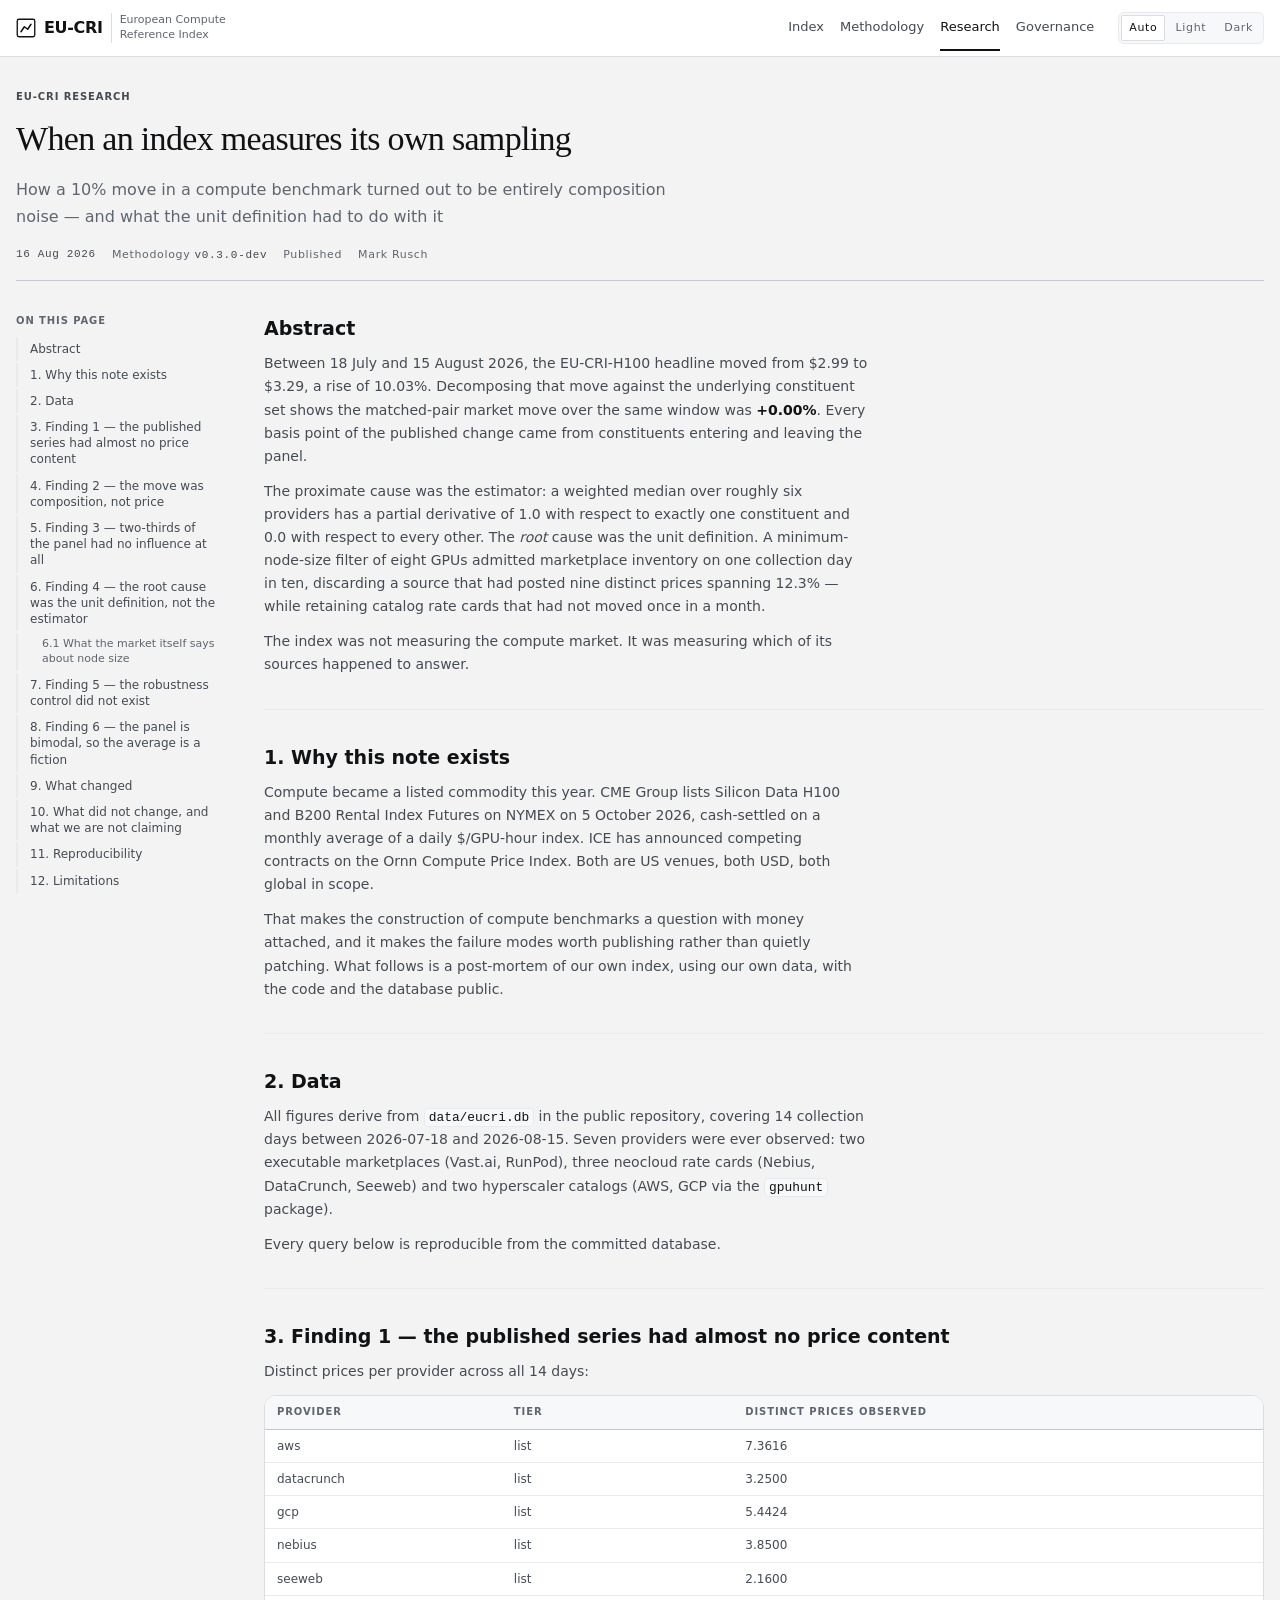
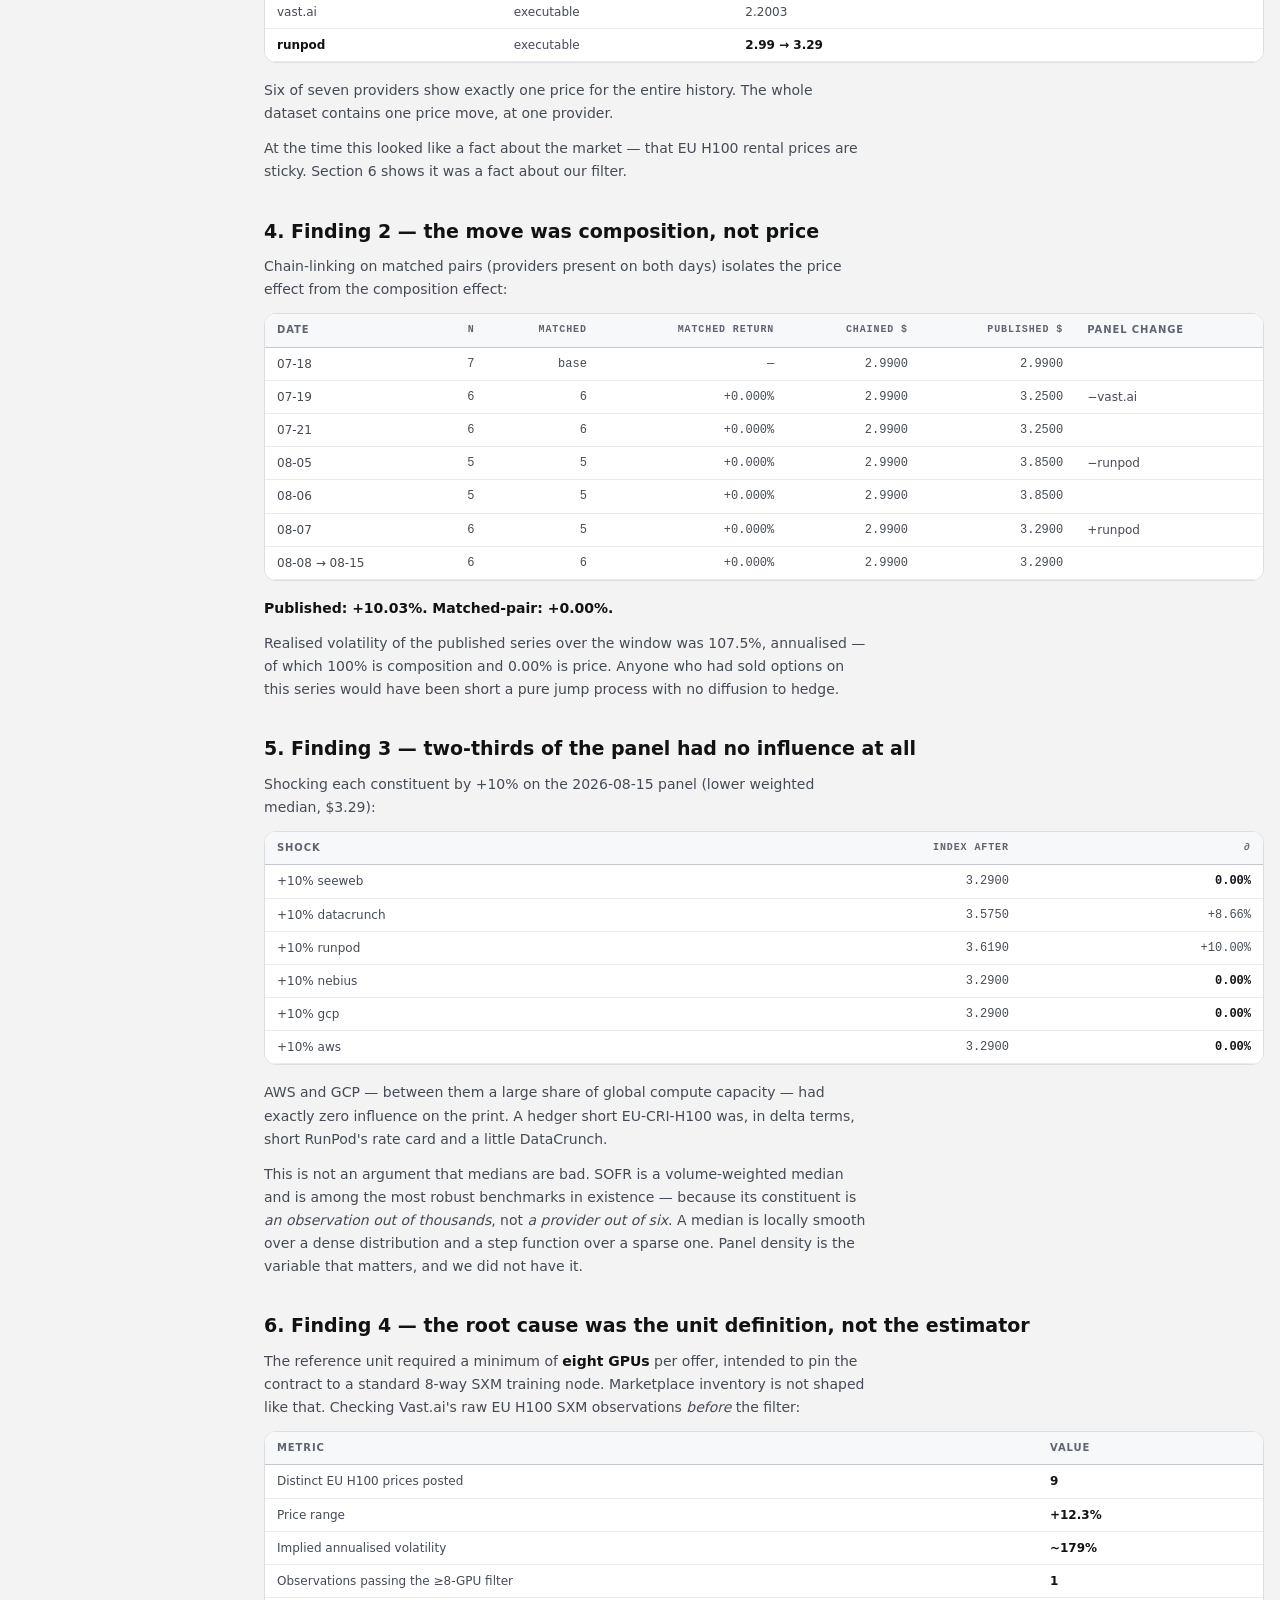
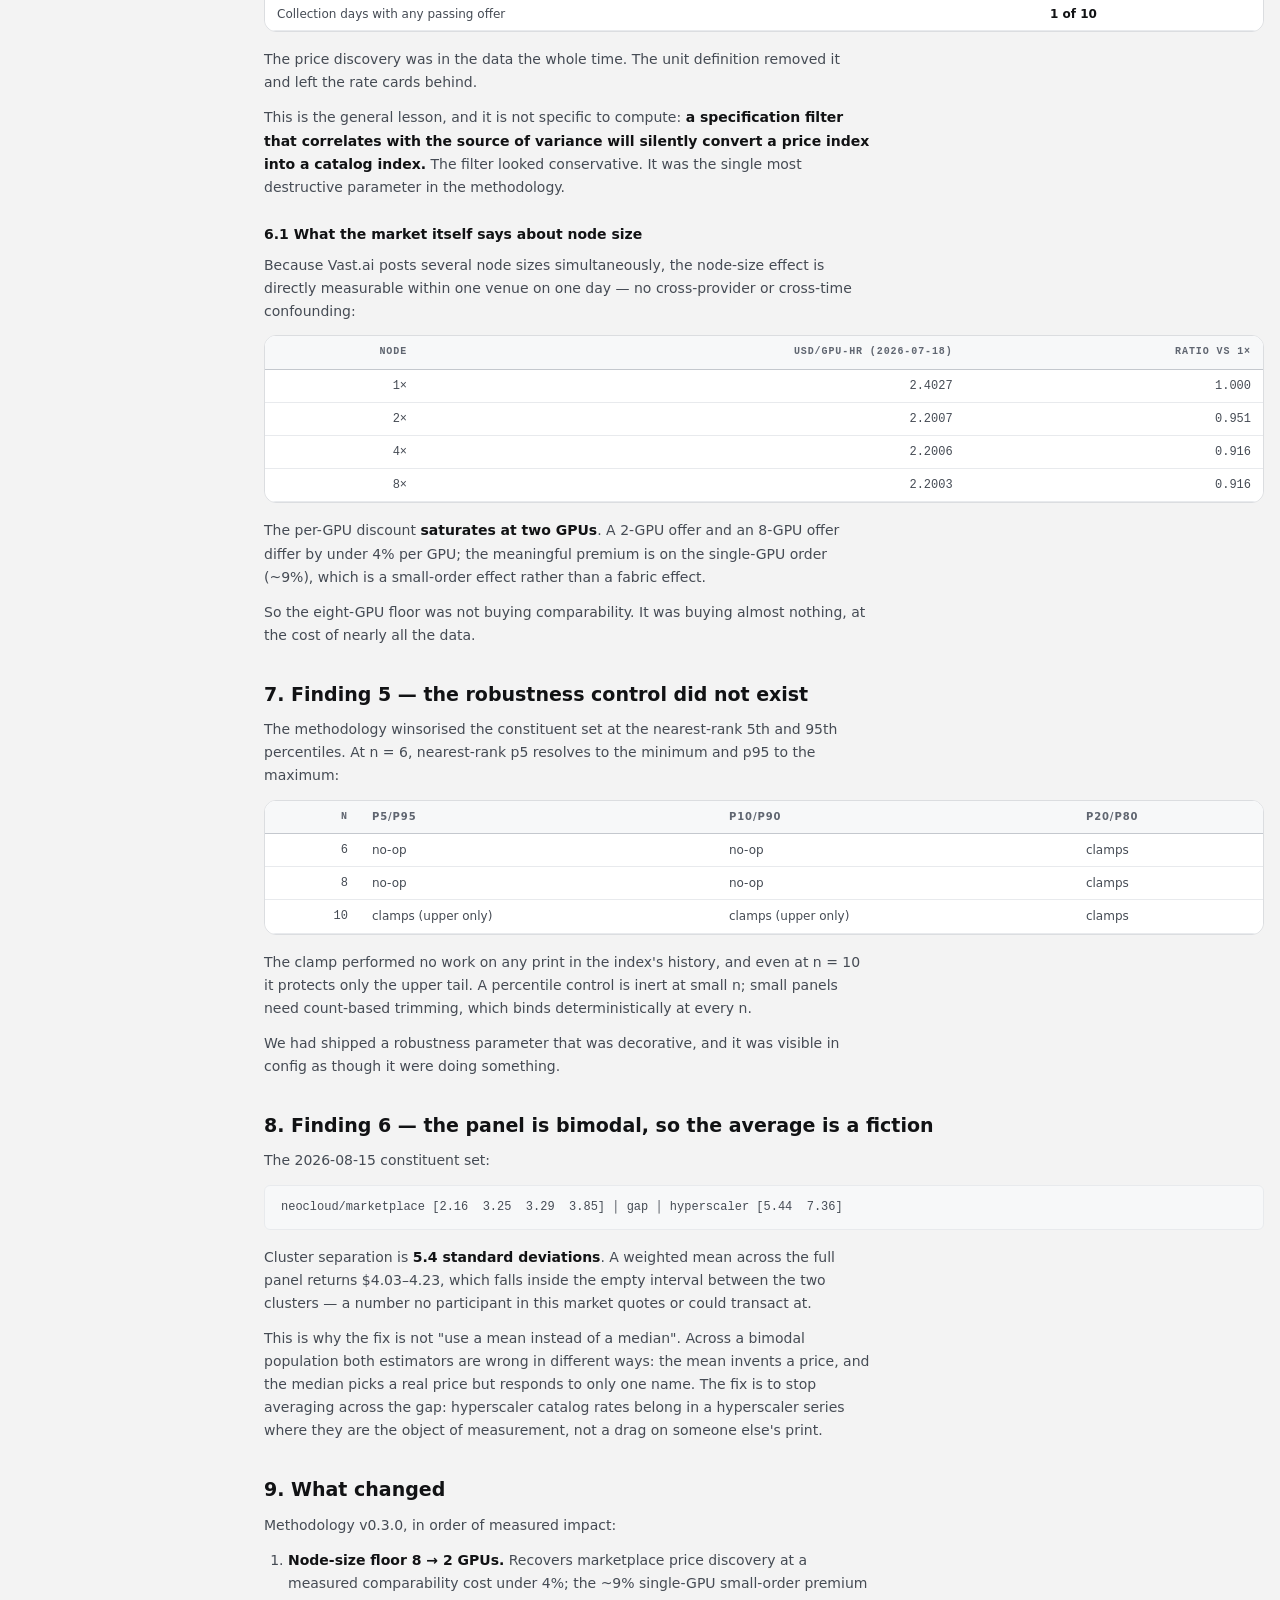
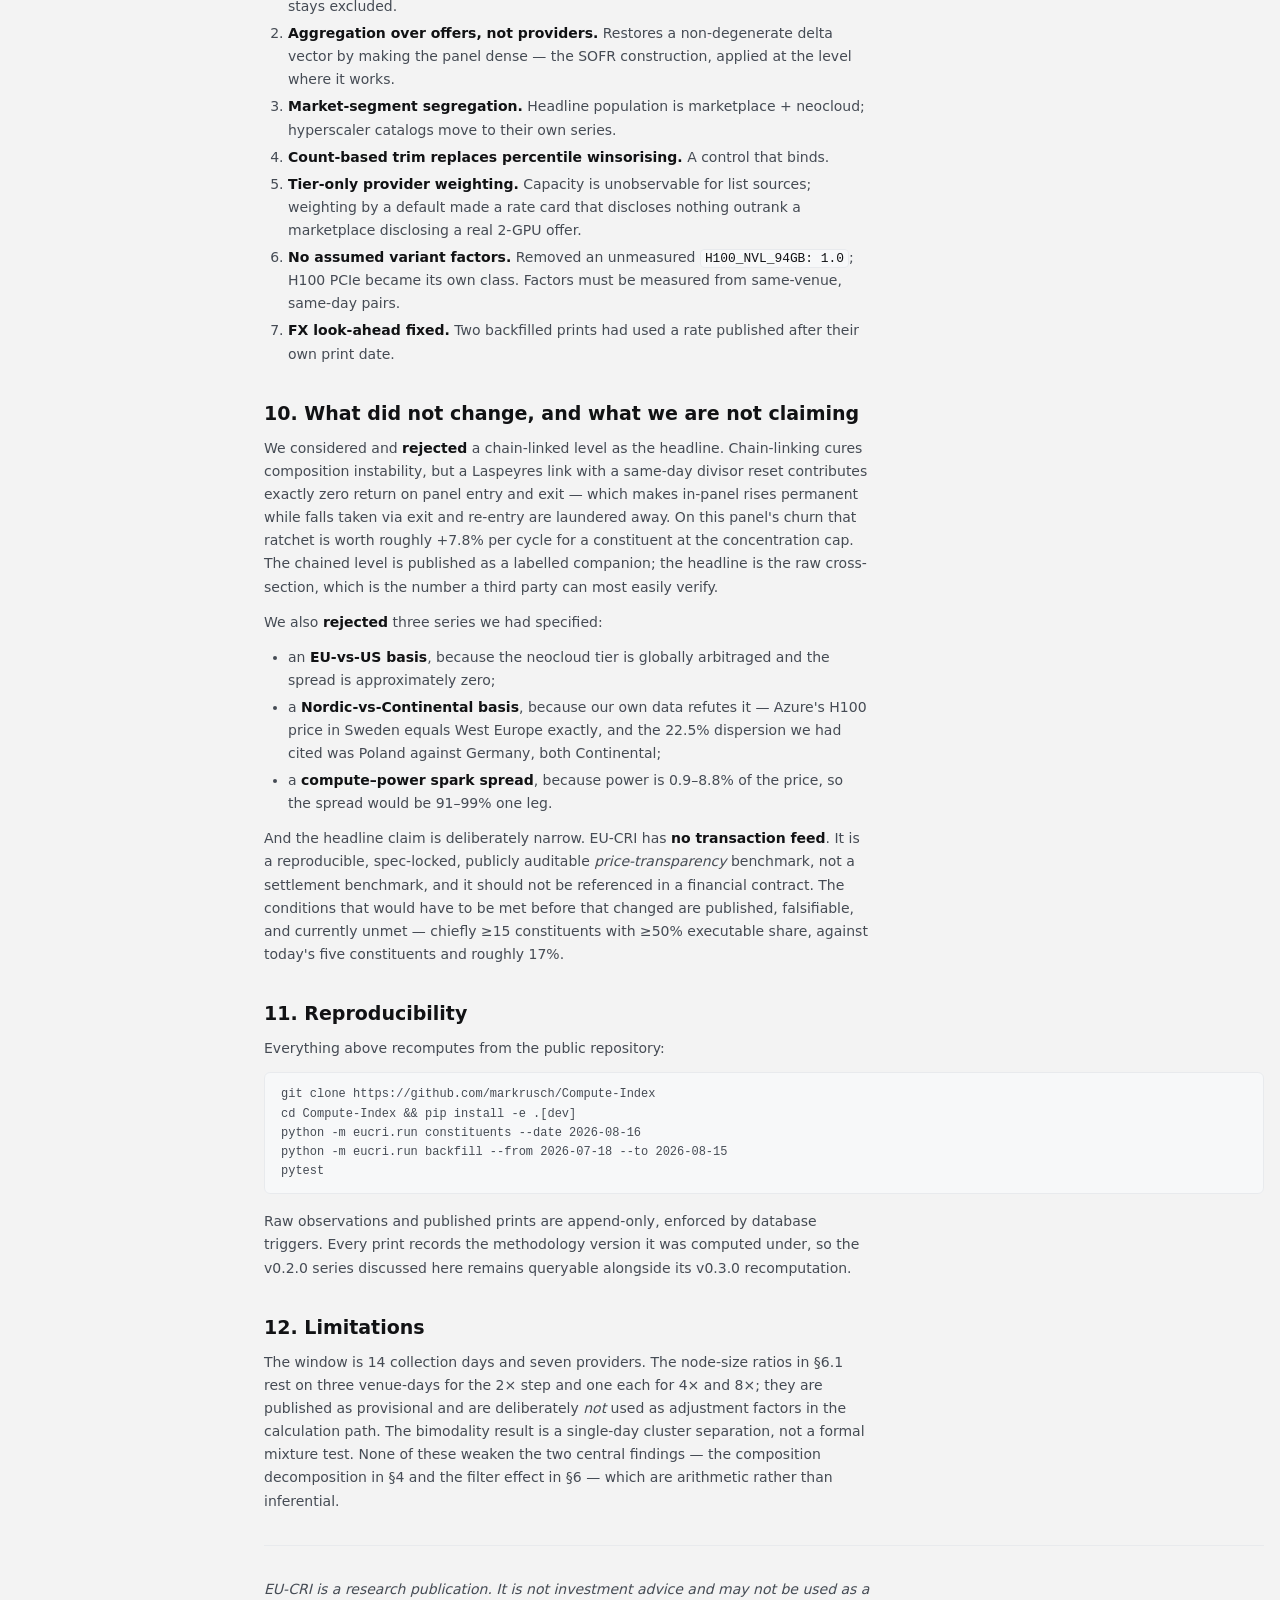
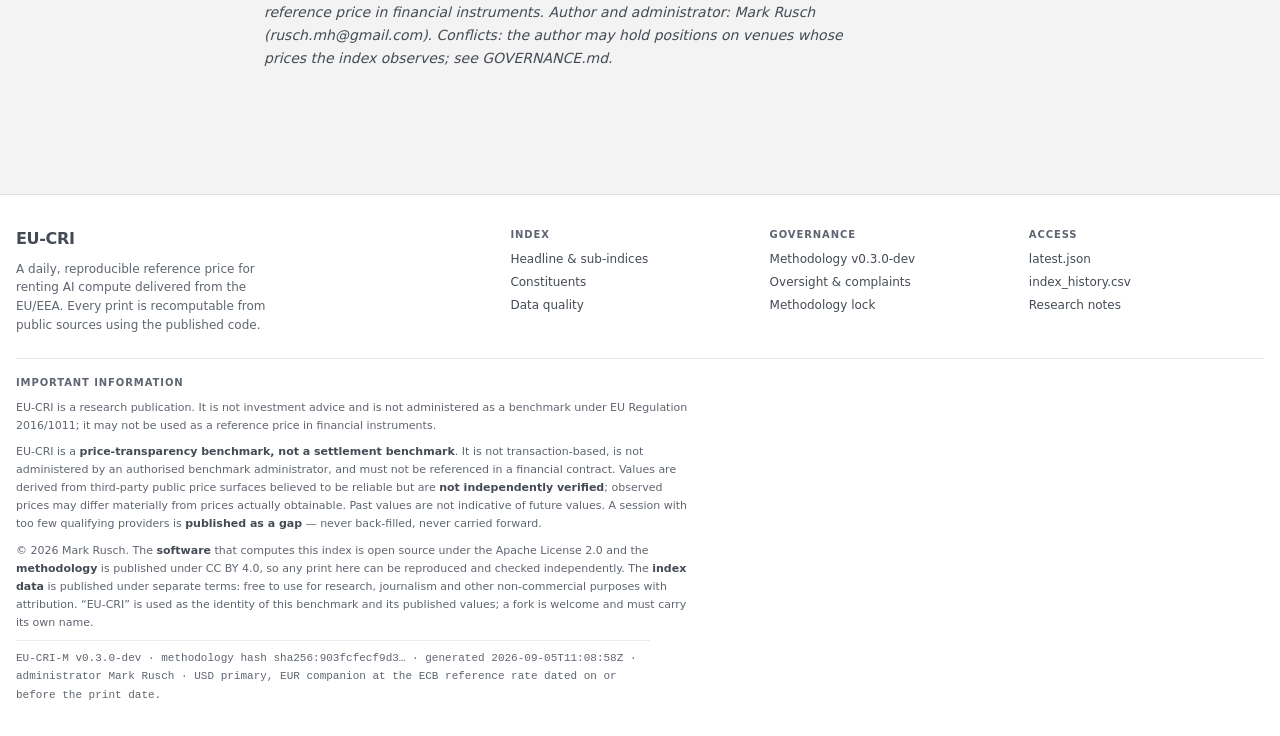
<file: site/research/composition-vs-price.html>
<!doctype html>
<html lang="en">
<head>
<meta charset="utf-8">
<meta name="viewport" content="width=device-width, initial-scale=1">
<title>When an index measures its own sampling — EU-CRI Research</title>
<meta name="description" content="How a 10% move in a compute benchmark turned out to be entirely composition noise — and what the unit definition had to do with it">
<meta name="color-scheme" content="light dark">
<meta name="theme-color" media="(prefers-color-scheme: light)" content="#f3f3f3">
<meta name="theme-color" media="(prefers-color-scheme: dark)" content="#101113">
<link rel="icon" href="data:image/svg+xml,%3Csvg xmlns='http://www.w3.org/2000/svg' viewBox='0 0 32 32'%3E%3Crect width='32' height='32' rx='6' fill='%2317191c'/%3E%3Cpath d='M7 21 L13 13 L18 17 L25 9' fill='none' stroke='%232fd6c3' stroke-width='2.6' stroke-linecap='round' stroke-linejoin='round'/%3E%3C/svg%3E">
<script>(function(){try{var t=localStorage.getItem('eucri-theme');if(t==='light'||t==='dark')document.documentElement.setAttribute('data-theme',t);}catch(e){}document.documentElement.classList.add('js-boot');})();</script>
<style>
/* ==========================================================================
   EU-CRI — European Compute Reference Index
   DESIGN TOKENS  ·  v1.0  ·  the whole visual system, one file
   ==========================================================================

   HOW THIS FILE IS ORGANISED
   --------------------------
   §0  Reset-adjacent globals            §7   Diverging scale (basis ribbon)
   §1  Neutral ramp (cool slate)         §8   Typography
   §2  Semantic surfaces                 §9   Space
   §3  Ink (text)                        §10  Radii & borders
   §4  Lines, rules, focus               §11  Elevation
   §5  Brand accent (rationed)           §12  Motion
   §6  Status, delta, chart chrome,      §13  Layout
       categorical + sequential

   THE THREE RULES THAT MAKE THIS SYSTEM WORK
   ------------------------------------------
   1. THE ACCENT IS RATIONED. `--accent` is teal and it means ONE thing:
      "this is the live / current value." It is not a link colour by default,
      not a button colour by default, not a section-header colour, ever. If
      the teal appears more than a couple of times in a viewport, the system
      has been misused and the page has stopped signalling anything.
      (Lineage: Ornn ships exactly one saturated hex, used once, in a
      stylesheet otherwise made of ten greys.)

   2. THE BASE CARRIES NO HUE. The neutral ramp is a cool slate with no
      green, no navy, no warmth. All hue in the product comes from the
      accent, the status scale, and the chart palettes. Tinting the base
      spends the hue budget on chrome.

   3. COLOUR IS NEVER THE ONLY CHANNEL. Every status, every delta, every
      diverging value ships with a glyph, a sign, a direct label, or a
      table view beside it. See §6 and §7.

   THEMING CONTRACT
   ----------------
   The complete light palette lives on bare `:root`. Dark mode redefines
   ONLY the tokens that change, in two places:
     (a) `@media (prefers-color-scheme: dark) { :root:not([data-theme="light"]) }`
         — follows the OS, but yields to an explicit light stamp.
     (b) `:root[data-theme="dark"]`
         — an explicit toggle, declared after (a) so it wins in both
           directions.
   Non-colour tokens (type, space, radii, motion, layout) are declared once
   and never themed.

   NO EXTERNAL REQUESTS. System font stacks only. No @import, no url(),
   no remote anything. This file is safe under a strict CSP.
   ========================================================================== */


/* ==========================================================================
   :root — THE COMPLETE LIGHT PALETTE + ALL UNTHEMED TOKENS
   ========================================================================== */

:root {
  color-scheme: light;

  /* ------------------------------------------------------------------------
     §1  NEUTRAL RAMP — cool slate, no hue cast
     ------------------------------------------------------------------------
     The raw ladder. DO NOT reference these directly in component CSS —
     always go through a semantic token in §2/§3/§4. The ramp exists so new
     semantic tokens can be minted from steps that are already in the family.
     Numbering runs 0 (white) → 1000 (near-black); the number is a rough
     darkness position, not a fixed lightness value.
     ---------------------------------------------------------------------- */
  --slate-0:    #ffffff;   /* card / chart surface, light mode                */
  --slate-25:   #f7f8f9;   /* inset well — code blocks, table headers         */
  --slate-50:   #f3f3f3;   /* page plane, light mode                          */
  --slate-75:   #eceef1;   /* ticker strip, neutral chip fill                 */
  --slate-100:  #e8eaed;   /* chart gridline, table row rule                  */
  --slate-150:  #dbdde0;   /* structural border / hairline                    */
  --slate-200:  #c4c8ce;   /* chart axis + baseline, strong rule              */
  --slate-300:  #a2a9b3;   /* — dark-mode secondary-ish; unused in light      */
  --slate-350:  #949ba5;   /* NON-TEXT only in light (2.80:1). Disabled glyph */
  --slate-400:  #8b929d;   /* chart de-emphasis stroke, light (3.14:1)        */
  --slate-450:  #7b828c;   /* dark-mode de-emphasis stroke                    */
  --slate-500:  #5f6570;   /* light muted ink — smallest AA-safe grey (5.28+) */
  --slate-550:  #565c66;   /* reserved mid step                               */
  --slate-600:  #454b54;   /* light secondary ink; default chart line         */
  --slate-650:  #3d4045;   /* dark-mode strong rule                           */
  --slate-750:  #2a2d33;   /* dark-mode structural border                     */
  --slate-800:  #24272c;   /* dark-mode gridline / row rule                   */
  --slate-825:  #22262c;   /* dark-mode neutral chip fill                     */
  --slate-850:  #1c1f24;   /* dark-mode inset well                            */
  --slate-875:  #17191c;   /* dark-mode card / chart surface                  */
  --slate-925:  #101113;   /* dark-mode page plane                            */
  --slate-950:  #0b0c0e;   /* dark-mode masthead / footer plane               */
  --slate-1000: #08090a;   /* deepest step — hard borders on dark             */

  /* ------------------------------------------------------------------------
     §2  SEMANTIC SURFACES
     ------------------------------------------------------------------------
     Four planes, and that is the whole depth model. There is no fifth.
     Depth is expressed by surface + hairline, not by shadow (see §11).
     ---------------------------------------------------------------------- */
  --page:            var(--slate-50);   /* the page body. Always set explicitly
                                           on <body> — never leave transparent. */
  --surface:         var(--slate-0);    /* cards, panels, table bodies, the
                                           surface every chart is drawn on.     */
  --surface-inset:   var(--slate-25);   /* recessed wells: code blocks, table
                                           headers, footnote strips.            */
  --surface-strip:   var(--slate-75);   /* the ticker strip + any full-bleed
                                           band that must read denser than the
                                           page but flatter than a card.        */
  --surface-chrome:  var(--slate-0);    /* masthead / footer plane.             */
  --surface-hover:   var(--slate-25);   /* ghost wash on row + control hover.
                                           Never a saturated hover state.       */
  --surface-active:  var(--slate-75);   /* pressed / selected row.              */

  /* ------------------------------------------------------------------------
     §3  INK — text colour
     ------------------------------------------------------------------------
     Three text levels, and one non-text grey. Every text level clears
     WCAG AA 4.5:1 on EVERY surface in §2 — checked, not assumed. Ratios in
     DESIGN.md. If you need a fourth level, you have a hierarchy problem,
     not a token problem.
     ---------------------------------------------------------------------- */
  --ink:           var(--slate-1000);  /* overridden below — see note          */
  --ink-1:         #111214;            /* primary: headings, prices, values.
                                          18.7:1 on surface, 16.9:1 on page.    */
  --ink-2:         var(--slate-600);   /* secondary: body prose, table cells.
                                          8.8:1 / 7.9:1.                        */
  --ink-3:         var(--slate-500);   /* muted: labels, captions, units, axis
                                          tick text, timestamps. 5.9:1 / 5.3:1.
                                          THIS IS THE FLOOR FOR TEXT.           */
  --ink-faint:     var(--slate-350);   /* NOT FOR TEXT (2.8:1). Disabled
                                          controls, decorative glyphs, the
                                          inactive half of a toggle only.       */
  --ink-inverse:   #ffffff;            /* text on a filled accent/status mark. */

  /* ------------------------------------------------------------------------
     §4  LINES, RULES, FOCUS
     ------------------------------------------------------------------------
     Everything structural is a 1px hairline. There are no 2px dividers, no
     dashed rules anywhere (dashes read as "projection" in a data product),
     and no double borders.
     ---------------------------------------------------------------------- */
  --rule:          var(--slate-100);   /* table row dividers, ledger rows,
                                          the densest separator.               */
  --rule-strong:   var(--slate-150);   /* card borders, section boundaries.    */
  --rule-heavy:    var(--slate-200);   /* the one rule under a table head; the
                                          chart baseline. Use sparingly.       */
  --focus-ring:    var(--accent);      /* 2px solid + 2px offset. Never remove
                                          focus; restyle it.                   */
  --focus-offset:  2px;
  --focus-width:   2px;

  /* ------------------------------------------------------------------------
     §5  BRAND ACCENT — teal, RATIONED
     ------------------------------------------------------------------------
     Meaning: "live / current / this is the number the page is about."
     Lineage: Nord Pool's power-market teal, deepened for contrast. Chosen
     over blue because every comparable in the category (Ornn, Deribit,
     Linear, generic fintech) defaults to blue, and blue is already spoken
     for as categorical slot 1 in charts.

     BUDGET: at most ~3 accent marks per viewport. In practice that is the
     hero rule, the live dot, and the chart's current-value marker.
     ---------------------------------------------------------------------- */
  --accent:        #00786c;   /* MARKS ONLY — rules, dots, chart markers,
                                 filled button backgrounds. 5.4:1 on surface. */
  --accent-ink:    #00655c;   /* TEXT — links, accented labels. 7.0:1 on
                                 surface, 6.3:1 on page. Use this, not
                                 --accent, whenever the teal is a glyph the
                                 reader must read.                            */
  --accent-wash:   #dff0ed;   /* the only tinted fill: L1 badge, selected
                                 state, accent callout rail background.       */
  --on-accent:     #ffffff;   /* text on an --accent fill. 5.4:1.             */

  /* ------------------------------------------------------------------------
     §6  STATUS — fixed scale, reserved meaning
     ------------------------------------------------------------------------
     These four steps are FIXED and identical in both themes. They are never
     reused as "series 5", and a categorical series colour is never used for
     status. Every status mark ships with an icon AND a text label — on the
     light surface `warning` (1.8:1) and `serious` (2.6:1) are deliberately
     below 3:1, and the icon+label pairing is the mitigation.

     Each status has THREE tokens with three different jobs:
       --status-x        the MARK   — dot, icon fill, chart mark. Non-text.
       --status-x-ink    the TEXT   — AA-safe on --surface and --status-x-bg.
       --status-x-bg     the WASH   — chip background only. Never a table-cell
                                      fill: full-cell colour washes are the
                                      single fastest way to look like a retail
                                      trading app instead of a benchmark.
     ---------------------------------------------------------------------- */
  --status-good:       #0ca30c;
  --status-good-ink:   #006300;
  --status-good-bg:    #e2f3e2;

  --status-warning:    #fab219;
  --status-warning-ink:#7a5200;
  --status-warning-bg: #fbf0d8;

  --status-serious:    #ec835a;
  --status-serious-ink:#8f4420;
  --status-serious-bg: #fbeae2;

  --status-critical:   #d03b3b;
  --status-critical-ink:#a32222;
  --status-critical-bg:#fbe6e6;

  --status-neutral:    var(--slate-400);
  --status-neutral-ink:var(--ink-2);
  --status-neutral-bg: var(--slate-75);

  /* ---- DELTA -------------------------------------------------------------
     Price movement. Text-safe steps derived from the status scale — NOT the
     status marks themselves, which are too light to read as text on white.
     ALWAYS rendered with a visible +/− sign and a hairline arrow glyph, so
     the colour is redundant. Never a background wash on the cell.
     ---------------------------------------------------------------------- */
  --delta-up:      var(--status-good-ink);   /* 7.5:1 */
  --delta-down:    var(--status-critical-ink);/* 7.5:1 */
  --delta-flat:    var(--ink-3);              /* 5.9:1 */

  /* ---- TIER BADGES -------------------------------------------------------
     L1 = verified transacted price · L2 = published API/list with observed
     fills · L3 = list price only. This is an ORDINAL scale (the order is the
     meaning), so it is encoded by ink weight + wash lightness, not by hue —
     only L1 earns the accent, because L1 is the tier the index trusts.
     ---------------------------------------------------------------------- */
  --tier-1-ink:  var(--accent-ink);   --tier-1-bg: var(--accent-wash);
  --tier-2-ink:  var(--ink-2);        --tier-2-bg: var(--slate-75);
  --tier-3-ink:  var(--ink-3);        --tier-3-bg: var(--slate-25);

  /* ------------------------------------------------------------------------
     §6b  CHART CHROME
     ------------------------------------------------------------------------
     The non-data ink in a chart. All of it recessive: gridlines one step off
     the surface, solid hairlines only, never dashed.

     THE HOUSE CHART RULE: a chart is GREYSCALE by default. `--chart-line` is
     the default single-series stroke. The categorical palette (§6c) comes out
     only when two or more series genuinely need identity. The accent marks
     the current value and nothing else.
     ---------------------------------------------------------------------- */
  --chart-surface: var(--surface);
  --chart-grid:    var(--slate-100);  /* 1px solid. Recessive.                */
  --chart-axis:    var(--slate-200);  /* baseline + axis rule.                */
  --chart-label:   var(--ink-3);      /* axis tick text — AA-safe, 5.9:1.     */
  --chart-line:    var(--slate-600);  /* default single series, 2px. 8.8:1.   */
  --chart-wash:    rgba(69, 75, 84, 0.08); /* area fill under --chart-line.   */
  --chart-deemph:  var(--slate-400);  /* sparkline body, context series.
                                         3.14:1 — clears the 3:1 mark floor.  */
  --chart-marker:  var(--accent);     /* current-value dot + hairline. ONE
                                         per chart.                           */
  --chart-ring:    var(--surface);    /* 2px surface ring on overlapping dots */
  --chart-crosshair: var(--slate-300);/* hover hairline.                      */
  --chart-gap:     2px;               /* surface gap between touching marks.  */

  /* ------------------------------------------------------------------------
     §6c  CATEGORICAL PALETTE — fixed order, NEVER cycled
     ------------------------------------------------------------------------
     Validated (dataviz validator, both modes, against THIS system's surfaces
     #ffffff / #17191c): lightness band PASS, chroma floor PASS, CVD
     separation PASS (worst adjacent ΔE 9.1 light / 8.4 dark, protanopia,
     Machado 2009 @1.0), normal-vision floor PASS (19.6 / 19.3).

     RULES
     · Assign in slot order 1,2,3… Colour follows the ENTITY, never its rank —
       filtering a series out must not repaint the survivors.
     · There is no slot 9. A ninth series folds into "Other", facets into
       small multiples, or the chart form changes.
     · Scatter / bubble / choropleth / small-multiples use the ALL-PAIRS test
       and are capped at THREE slots. Past three, facet.
     · LIGHT-MODE RELIEF RULE: slots 3 (2.82:1), 4 (2.17:1) and 5 (2.69:1) sit
       below 3:1 on white. Wherever they appear, ship visible direct labels or
       the table view. This is not dismissable.
     · Text never wears a series colour. A coloured mark sits BESIDE the label.
     ---------------------------------------------------------------------- */
  --series-1: #2a78d6;  /* blue    4.42:1 */
  --series-2: #eb6834;  /* orange  3.20:1 */
  --series-3: #1baf7a;  /* aqua    2.82:1  ← relief required */
  --series-4: #eda100;  /* yellow  2.17:1  ← relief required */
  --series-5: #e87ba4;  /* magenta 2.69:1  ← relief required */
  --series-6: #008300;  /* green   4.95:1 */
  --series-7: #4a3aa7;  /* violet  8.56:1 */
  --series-8: #e34948;  /* red     3.95:1 */

  /* ------------------------------------------------------------------------
     §6d  SEQUENTIAL RAMP — one hue, light → dark, for MAGNITUDE
     ------------------------------------------------------------------------
     Blue. Heatmaps, choropleths, weight-share intensity. For an ORDINAL use
     (discrete ordered marks) do not go lighter than --seq-250 on light or
     darker than --seq-600 on dark — those are the 2:1-vs-surface floors.
     ---------------------------------------------------------------------- */
  --seq-100: #cde2fb;  --seq-150: #b7d3f6;  --seq-200: #9ec5f4;
  --seq-250: #86b6ef;  --seq-300: #6da7ec;  --seq-350: #5598e7;
  --seq-400: #3987e5;  --seq-450: #2a78d6;  --seq-500: #256abf;
  --seq-550: #1c5cab;  --seq-600: #184f95;  --seq-650: #104281;
  --seq-700: #0d366b;

  /* ------------------------------------------------------------------------
     §7  DIVERGING SCALE — the basis ribbon
     ------------------------------------------------------------------------
     The signature device. Encodes the EU-vs-global spread: which side of
     zero, and how far.

       COOL (blue)  = EU DISCOUNT — European compute cheaper than the
                      global reference.
       NEUTRAL      = flat. A GREY, never a hue — the midpoint has to read
                      as "nothing happened".
       WARM (orange)= EU PREMIUM — European compute dearer.

     Poles are the categorical slot-1 blue and slot-2 orange hues, so the
     colourblind-safety of those hues carries over. Warm/cool poles read as
     opposite; blue↔aqua would not. Four equal steps per arm; both arms pass
     the ordinal check in both modes (monotone lightness, adjacent ΔL ≥ 0.06,
     near-surface end ≥ 2:1, single hue).

     BINS (absolute basis, $/GPU-hr):  1: <0.10   2: 0.10–0.20
                                       3: 0.20–0.32   4: ≥0.32

     MANDATORY COMPANIONS: a scale legend, and a table view. Colour is
     paired with column DIRECTION (up = premium, down = discount) so sign is
     never carried by hue alone.
     ---------------------------------------------------------------------- */
  --div-cool-4: #1c5cab;   /* deepest discount   6.63:1 */
  --div-cool-3: #2a78d6;   /*                    4.42:1 */
  --div-cool-2: #5598e7;   /*                    2.99:1 */
  --div-cool-1: #86b6ef;   /* nearest zero       2.11:1 */
  --div-mid:    #edeff2;   /* neutral grey midpoint     */
  --div-warm-1: #e89d83;   /* nearest zero       2.19:1 */
  --div-warm-2: #da7550;   /*                    3.16:1 */
  --div-warm-3: #c54e1c;   /*                    4.69:1 */
  --div-warm-4: #9c390c;   /* deepest premium    6.99:1 */
  /* Ink for a label set INSIDE a diverging fill — pick by the fill's
     luminance so it always clears contrast. */
  --div-ink-on-deep:  #ffffff;   /* on arms 3–4: 6.6:1 / 7.0:1 */
  --div-ink-on-light: var(--ink-1); /* on arms 1–2: 8.9:1 / 8.6:1 */

  /* ------------------------------------------------------------------------
     §8  TYPOGRAPHY — three system stacks, three jobs
     ------------------------------------------------------------------------
     No webfonts. No @font-face. System stacks only, chosen so the fallback
     chain lands on a grotesque / a mono / a transitional serif on every
     platform.
       SANS  — all UI, all prose. The workhorse.
       MONO  — EVERY numeral the reader might compare: prices, deltas,
               weights, timestamps, hashes, versions, axis ticks. This is the
               institutional tell; proportional figures in a price column is
               the fastest way to look un-audited.
       SERIF — editorial display ONLY: methodology and research page
               headlines, pull quotes. Never on a price, never in a chart,
               never in the UI. (A serif on a hero figure reads as
               decoration; the hero price uses MONO.)
     ---------------------------------------------------------------------- */
  --font-sans: system-ui, -apple-system, BlinkMacSystemFont, "Segoe UI",
               Roboto, "Helvetica Neue", Arial, sans-serif;
  --font-mono: ui-monospace, "SF Mono", SFMono-Regular, "Cascadia Mono",
               "Segoe UI Mono", "Roboto Mono", Menlo, Consolas,
               "Liberation Mono", monospace;
  --font-serif: "Iowan Old Style", "Palatino Linotype", Palatino, Palladio,
               "Hoefler Text", Georgia, "Times New Roman", serif;

  /* Type scale — 1.200 minor third, anchored at 14px body. Institutional
     products run one step smaller than consumer products; that is deliberate. */
  --text-3xs:  10px;   /* table-head labels, flag glyph text. ALL-CAPS only. */
  --text-2xs:  11px;   /* footnote refs, chip text, axis ticks               */
  --text-xs:   12px;   /* dense table cells, metadata lines                  */
  --text-sm:   13px;   /* secondary UI, ticker strip                         */
  --text-base: 14px;   /* body prose, default UI                             */
  --text-md:   16px;   /* lead paragraph, sub-index tile value               */
  --text-lg:   19px;   /* card / section headings                            */
  --text-xl:   23px;   /* page section headings                              */
  --text-2xl:  28px;   /* page title                                         */
  --text-3xl:  34px;   /* editorial display headline (serif)                 */
  --text-hero: 60px;   /* THE print. Exactly one per view.                   */

  --leading-tight:  1.15;  /* headings, the hero print                       */
  --leading-snug:   1.35;  /* table cells, tiles, chips                      */
  --leading-normal: 1.55;  /* UI text                                        */
  --leading-prose:  1.65;  /* body copy at --measure-prose                   */

  --weight-regular:  400;
  --weight-medium:   500;
  --weight-semibold: 600;
  --weight-bold:     700;

  --tracking-tight:  -0.02em;  /* the hero print + display sizes only        */
  --tracking-normal: 0;
  --tracking-wide:   0.06em;   /* small-caps-ish label runs                  */
  --tracking-caps:   0.09em;   /* --text-3xs ALL-CAPS table heads            */

  /* Numerals. Applied globally to mono in §0 below; stated here so it can be
     reasoned about as a token. Tabular + fixed decimals means a live cell
     never reflows on update. */
  --numeric-table: tabular-nums lining-nums;

  /* ------------------------------------------------------------------------
     §9  SPACE — 8px base, with a 4px half-step for dense grids
     ------------------------------------------------------------------------
     Outer rhythm is 8px. Inside a dense table or ticker the rhythm halves to
     4px — that nesting is what produces terminal density without the page
     itself feeling cramped.
     ---------------------------------------------------------------------- */
  --space-0:  0;
  --space-1:  2px;   /* the chart surface-gap; icon nudges                   */
  --space-2:  4px;   /* dense-grid half-step                                 */
  --space-3:  8px;   /* BASE                                                 */
  --space-4:  12px;
  --space-5:  16px;
  --space-6:  24px;
  --space-7:  32px;
  --space-8:  48px;
  --space-9:  64px;
  --space-10: 96px;  /* major section separation                             */

  /* ------------------------------------------------------------------------
     §10  RADII & BORDER WIDTHS
     ------------------------------------------------------------------------
     Nothing rounder than 20px, and only the hero print card earns the
     maximum — the one element the eye should land on first. Tables and the
     ticker stay square; density there reads as precision, not as chrome.
     ---------------------------------------------------------------------- */
  --radius-0:  0;      /* tables, ticker, full-bleed bands — square          */
  --radius-xs: 4px;    /* chips, badges, inline code                         */
  --radius-sm: 6px;    /* buttons, inputs                                    */
  --radius-md: 12px;   /* cards, panels, tiles                               */
  --radius-lg: 20px;   /* the hero print card only. THE MAXIMUM.             */
  --radius-pill: 999px;/* the live dot only                                  */

  --border-hairline: 1px;
  --border-marker:   2px;   /* the accent rule on the hero card; focus ring  */

  /* ------------------------------------------------------------------------
     §11  ELEVATION — shadow, glow, texture
     ------------------------------------------------------------------------
     Depth in this system is surface + hairline. --shadow-raised exists for
     genuinely floating layers only: the chart tooltip and a dropdown. A card
     never has a shadow. If you are reaching for a second shadow, use a
     hairline instead.

     --shadow-glow and --accent-glow are the one deliberate exception, and
     they are RATIONED exactly like --accent itself (§5): --accent-glow ships
     only on the live dot, --shadow-glow only on the hero print card. Both
     are inert (`none` / fully transparent) in light mode — a glow reads as
     ambient light, which only a dark surface can plausibly emit.

     --texture-dot is the same story for surface texture: a near-invisible
     dot grid, dark-mode only, on the masthead, hero and footer chrome. It is
     never a foreground channel — nothing is ever encoded in it.
     ---------------------------------------------------------------------- */
  --shadow-none:   none;
  --shadow-raised: 0 2px 8px rgba(17, 18, 20, 0.10),
                   0 0 0 1px rgba(17, 18, 20, 0.06);
  /* The same elevation expressed as a filter, for SVG tooltips — box-shadow
     does not apply inside SVG. Keep the two in step. */
  --shadow-raised-svg: drop-shadow(0 2px 8px rgba(17, 18, 20, 0.18));
  --shadow-glow:   none;                        /* hero card ambient ring    */
  --accent-glow:   rgba(0, 120, 108, 0.28);      /* live-dot halo            */
  --texture-dot:   none;                         /* masthead/hero/footer bg  */

  /* ------------------------------------------------------------------------
     §12  MOTION
     ------------------------------------------------------------------------
     Motion is functional or absent. The only animation in the product is the
     live-dot pulse and the tick flash. A tick flash is a brief OPACITY change
     on the changed cell — never a green/red background wash across the row.
     All of it collapses to nothing under prefers-reduced-motion (§0).
     ---------------------------------------------------------------------- */
  --dur-flash: 180ms;  /* the tick flash on an updated cell                  */
  --dur-fast:  120ms;  /* hover / focus state changes                        */
  --dur-base:  200ms;  /* disclosure, theme swap                             */
  --dur-pulse: 2400ms; /* the live dot. Slow enough to be ambient.           */
  --ease:      cubic-bezier(0.2, 0, 0.2, 1);

  /* ------------------------------------------------------------------------
     §13  LAYOUT
     ------------------------------------------------------------------------ */
  --content-max:   1280px;  /* the 12-column field                           */
  --measure-prose: 68ch;    /* body copy never exceeds this. Charts and
                               tables break out to full width.               */
  --row-h:         36px;    /* standard table row                            */
  --row-h-dense:   28px;    /* constituents grid, ticker — terminal density  */
  --strip-h:       34px;    /* the ticker strip                              */

  --z-base:    0;
  --z-sticky:  10;   /* masthead + ticker                                    */
  --z-overlay: 20;   /* chart tooltip                                        */
}


/* ==========================================================================
   DARK — (a) follows the OS, yields to an explicit light stamp
   Only the tokens that CHANGE are redefined. Type, space, radii, motion and
   layout are inherited untouched from :root.
   ========================================================================== */

@media (prefers-color-scheme: dark) {
  :root:not([data-theme="light"]) {
    color-scheme: dark;

    /* §2 surfaces — the plane order inverts: page is darker than card */
    --page:           var(--slate-925);
    --surface:        var(--slate-875);
    --surface-inset:  var(--slate-850);
    --surface-strip:  var(--slate-925);
    --surface-chrome: var(--slate-950);
    --surface-hover:  var(--slate-850);
    --surface-active: var(--slate-825);

    /* §3 ink — re-selected for the dark surface, not an automatic flip */
    --ink-1:       #f5f6f7;              /* 16.3:1 surface / 17.5:1 page      */
    --ink-2:       #c3c8d0;              /* 10.5:1 / 11.2:1                   */
    --ink-3:       var(--slate-300);     /*  7.4:1 /  8.0:1                   */
    --ink-faint:   var(--slate-450);     /*  4.5:1 — still non-text by policy */
    --ink-inverse: #08191c;

    /* §4 lines */
    --rule:        var(--slate-800);
    --rule-strong: var(--slate-750);
    --rule-heavy:  var(--slate-650);

    /* §5 accent — one step, bright enough to carry 3:1 as a mark and
       4.5:1 as text, so --accent and --accent-ink converge in dark */
    --accent:      #2fd6c3;   /* 9.7:1 on surface */
    --accent-ink:  #2fd6c3;   /* 9.7:1 */
    --accent-wash: #0d2b28;
    --on-accent:   #08191c;   /* 9.9:1 on the accent fill */

    /* §6 status — the four MARKS are fixed and do not change. Only the
       text-safe inks and the washes are re-selected for the dark surface. */
    --status-good-ink:     #0ca30c;  /* 5.3:1 */
    --status-good-bg:      #0e2413;
    --status-warning-ink:  #fab219;  /* 9.6:1 */
    --status-warning-bg:   #2a2109;
    --status-serious-ink:  #ec835a;  /* 6.7:1 */
    --status-serious-bg:   #2a1a12;
    --status-critical-ink: #ef7a7a;  /* 6.5:1 */
    --status-critical-bg:  #2c1516;
    --status-neutral:      var(--slate-450);
    --status-neutral-bg:   var(--slate-825);

    /* §6 tiers */
    --tier-2-bg: var(--slate-825);
    --tier-3-bg: var(--slate-850);

    /* §6b chart chrome */
    --chart-grid:      var(--slate-800);
    --chart-axis:      var(--slate-650);
    --chart-line:      var(--ink-2);                  /* 10.5:1 */
    --chart-wash:      rgba(195, 200, 208, 0.08);
    --chart-deemph:    var(--slate-450);              /*  4.5:1 */
    --chart-crosshair: var(--slate-550);

    /* §6c categorical — the same eight hues, RE-STEPPED for the dark
       surface (not a filter, not an automatic lighten). All eight clear
       3:1 on #17191c, so the light-mode relief rule does not apply here —
       but ship the labels anyway so both themes read identically. */
    --series-1: #3987e5;  /* 4.84:1 */
    --series-2: #d95926;  /* 4.54:1 */
    --series-3: #199e70;  /* 5.17:1 */
    --series-4: #c98500;  /* 5.74:1 */
    --series-5: #d55181;  /* 4.46:1 */
    --series-6: #008300;  /* 3.56:1 */
    --series-7: #9085e9;  /* 5.63:1 */
    --series-8: #e66767;  /* 5.45:1 */

    /* §7 diverging — the arms flip anchor: the step nearest zero is now the
       DARKEST, so "nearly flat" still recedes toward the surface. */
    --div-cool-4: #6da7ec;  /* 7.04:1 */
    --div-cool-3: #3987e5;  /* 4.84:1 */
    --div-cool-2: #256abf;  /* 3.26:1 */
    --div-cool-1: #184f95;  /* 2.17:1 */
    --div-mid:    #33373d;
    --div-warm-1: #883008;  /* 2.07:1 */
    --div-warm-2: #af4517;  /* 3.09:1 */
    --div-warm-3: #d45e2f;  /* 4.56:1 */
    --div-warm-4: #e28969;  /* 6.72:1 */
    --div-ink-on-deep:  var(--ink-1);   /* on arms 3–4 in dark: 7.5:1 / 7.9:1 */
    --div-ink-on-light: var(--ink-1);

    /* §11 elevation — a dark surface cannot be lifted by a darker shadow, so
       the ring does the work and the shadow only deepens the ground. */
    --shadow-raised: 0 2px 10px rgba(0, 0, 0, 0.55),
                     0 0 0 1px rgba(255, 255, 255, 0.10);
    --shadow-raised-svg: drop-shadow(0 2px 10px rgba(0, 0, 0, 0.7));
    --shadow-glow: 0 0 0 1px rgba(47, 214, 195, 0.22),
                   0 0 40px rgba(47, 214, 195, 0.13),
                   0 8px 24px rgba(0, 0, 0, 0.45);
    --accent-glow: rgba(47, 214, 195, 0.5);
    --texture-dot: radial-gradient(circle, rgba(255, 255, 255, 0.055) 1px, transparent 1.6px)
                   0 0/22px 22px;
  }
}


/* ==========================================================================
   DARK — (b) explicit toggle. Declared AFTER the media block so that
   data-theme="dark" wins under an OS set to light, and the :not() guard in
   (a) lets data-theme="light" win under an OS set to dark.
   Identical body to (a). Keep the two blocks in lockstep.
   ========================================================================== */

:root[data-theme="dark"] {
  color-scheme: dark;

  --page:           var(--slate-925);
  --surface:        var(--slate-875);
  --surface-inset:  var(--slate-850);
  --surface-strip:  var(--slate-925);
  --surface-chrome: var(--slate-950);
  --surface-hover:  var(--slate-850);
  --surface-active: var(--slate-825);

  --ink-1:       #f5f6f7;
  --ink-2:       #c3c8d0;
  --ink-3:       var(--slate-300);
  --ink-faint:   var(--slate-450);
  --ink-inverse: #08191c;

  --rule:        var(--slate-800);
  --rule-strong: var(--slate-750);
  --rule-heavy:  var(--slate-650);

  --accent:      #2fd6c3;
  --accent-ink:  #2fd6c3;
  --accent-wash: #0d2b28;
  --on-accent:   #08191c;

  --status-good-ink:     #0ca30c;
  --status-good-bg:      #0e2413;
  --status-warning-ink:  #fab219;
  --status-warning-bg:   #2a2109;
  --status-serious-ink:  #ec835a;
  --status-serious-bg:   #2a1a12;
  --status-critical-ink: #ef7a7a;
  --status-critical-bg:  #2c1516;
  --status-neutral:      var(--slate-450);
  --status-neutral-bg:   var(--slate-825);

  --tier-2-bg: var(--slate-825);
  --tier-3-bg: var(--slate-850);

  --chart-grid:      var(--slate-800);
  --chart-axis:      var(--slate-650);
  --chart-line:      var(--ink-2);
  --chart-wash:      rgba(195, 200, 208, 0.08);
  --chart-deemph:    var(--slate-450);
  --chart-crosshair: var(--slate-550);

  --series-1: #3987e5;
  --series-2: #d95926;
  --series-3: #199e70;
  --series-4: #c98500;
  --series-5: #d55181;
  --series-6: #008300;
  --series-7: #9085e9;
  --series-8: #e66767;

  --div-cool-4: #6da7ec;
  --div-cool-3: #3987e5;
  --div-cool-2: #256abf;
  --div-cool-1: #184f95;
  --div-mid:    #33373d;
  --div-warm-1: #883008;
  --div-warm-2: #af4517;
  --div-warm-3: #d45e2f;
  --div-warm-4: #e28969;
  --div-ink-on-deep:  var(--ink-1);
  --div-ink-on-light: var(--ink-1);

  --shadow-raised: 0 2px 10px rgba(0, 0, 0, 0.55),
                   0 0 0 1px rgba(255, 255, 255, 0.10);
  --shadow-raised-svg: drop-shadow(0 2px 10px rgba(0, 0, 0, 0.7));
  --shadow-glow: 0 0 0 1px rgba(47, 214, 195, 0.22),
                 0 0 40px rgba(47, 214, 195, 0.13),
                 0 8px 24px rgba(0, 0, 0, 0.45);
  --accent-glow: rgba(47, 214, 195, 0.5);
  --texture-dot: radial-gradient(circle, rgba(255, 255, 255, 0.055) 1px, transparent 1.6px)
                 0 0/22px 22px;
}


/* ==========================================================================
   §0  GLOBALS — the small amount of behaviour the tokens imply
   ========================================================================== */

*, *::before, *::after { box-sizing: border-box; }

html { -webkit-text-size-adjust: 100%; }

body {
  margin: 0;
  /* An explicit token background is mandatory: a transparent body borrows
     the host's theme and the whole palette comes apart. */
  background: var(--page);
  color: var(--ink-2);
  font-family: var(--font-sans);
  font-size: var(--text-base);
  line-height: var(--leading-normal);
  /* The page body never scrolls horizontally. Wide tables and charts scroll
     inside their own overflow-x container. */
  overflow-x: hidden;
}

/* Every numeral the reader might compare is mono, tabular, fixed-width. */
code, kbd, samp, pre,
.num, .mono {
  font-family: var(--font-mono);
  font-variant-numeric: var(--numeric-table);
  font-feature-settings: "tnum" 1, "lnum" 1;
}

:focus-visible {
  outline: var(--focus-width) solid var(--focus-ring);
  outline-offset: var(--focus-offset);
  border-radius: var(--radius-xs);
}

@media (prefers-reduced-motion: reduce) {
  *, *::before, *::after {
    animation-duration: 1ms !important;
    animation-iteration-count: 1 !important;
    transition-duration: 1ms !important;
    scroll-behavior: auto !important;
  }
}

/* forced-colors: let the OS palette through rather than fighting it. The
   texture channel (45°/135° hatch) is the identity backup here. */
@media (forced-colors: active) {
  :root { --shadow-raised: none; }
  .chip, .badge, .card { border: 1px solid CanvasText; }
}

/* ==========================================================================
   EU-CRI COMPONENT SHEET
   Every value below resolves to a token from tokens.css. If you find a raw
   hex, a raw px font-size, or a second box-shadow in here, it is a bug.
   ========================================================================== */

/* ---- utilities ---------------------------------------------------------- */
.wrap      { max-width: var(--content-max); margin-inline: auto; padding-inline: var(--space-5); }
.scroll-x  { overflow-x: auto; overscroll-behavior-x: contain; min-inline-size: 0; }

/* A grid or flex item defaults to min-width:auto, which is min-CONTENT — so a
   card holding a 660px-min chart refuses to shrink and pushes the whole page
   sideways on a phone. Every item that can hold a scroll container is pinned
   to min-inline-size:0 so the scroll container clips instead of the page. */
.split > *, .teaser > *, .two > *, .tiles > *, .footer__cols > *,
.card, .card__body, .nav, .metagrid dd { min-inline-size: 0; }
.ta-r      { text-align: right; }
.ta-c      { text-align: center; }
.strong    { color: var(--ink-1); font-weight: var(--weight-semibold); }
.u         { color: var(--ink-3); }
.trunc     { overflow: hidden; text-overflow: ellipsis; white-space: nowrap; }
.rule-v    { width: 1px; align-self: stretch; background: var(--rule-strong); }
.vh        { position:absolute; width:1px; height:1px; margin:-1px; padding:0;
             overflow:hidden; clip-path: inset(50%); white-space: nowrap; border:0; }
.eyebrow   { font-size: var(--text-3xs); text-transform: uppercase;
             letter-spacing: var(--tracking-caps); color: var(--ink-3);
             font-weight: var(--weight-semibold); }
.ico       { flex: none; display: block; }

/* ---- links -------------------------------------------------------------- */
a { color: var(--ink-1); text-decoration-color: var(--rule-heavy);
    text-underline-offset: 2px; text-decoration-thickness: 1px;
    transition: color var(--dur-fast) var(--ease), text-decoration-color var(--dur-fast) var(--ease); }
a:hover { color: var(--accent-ink); text-decoration-color: var(--accent-ink); }
.link-quiet { color: var(--ink-2); text-decoration: none; }
.link-quiet:hover { color: var(--accent-ink); text-decoration: underline; }

/* ---- MASTHEAD ----------------------------------------------------------- */
.masthead { position: sticky; top: 0; z-index: var(--z-sticky); }
.masthead__bar { background: var(--texture-dot), var(--surface-chrome); border-bottom: var(--border-hairline) solid var(--rule-strong); }
.masthead__inner { display: flex; align-items: center; gap: var(--space-6); min-height: 56px; }
.wordmark { display: flex; align-items: center; gap: var(--space-3); text-decoration: none; color: var(--ink-1); flex: none; }
.wordmark__mark { color: var(--ink-1); }
.wordmark__text { font-weight: var(--weight-bold); font-size: var(--text-md);
                  letter-spacing: var(--tracking-tight); }
.wordmark__sub  { font-size: var(--text-2xs); color: var(--ink-3); border-left: var(--border-hairline) solid var(--rule-strong);
                  padding-left: var(--space-3); max-width: 18ch; line-height: var(--leading-snug); }
.nav { display: flex; gap: var(--space-5); margin-inline-start: auto; flex-wrap: wrap; }
.nav a { font-size: var(--text-sm); color: var(--ink-2); text-decoration: none; padding-block: var(--space-4);
         border-bottom: var(--border-marker) solid transparent; }
.nav a:hover { color: var(--ink-1); }
.nav a[aria-current="page"] { color: var(--ink-1); font-weight: var(--weight-medium); border-bottom-color: var(--ink-1); }
.masthead__tools { flex: none; }

/* ---- TICKER STRIP ------------------------------------------------------- */
.ticker { background: var(--surface-strip); border-bottom: var(--border-hairline) solid var(--rule-strong); }
.ticker__track { display: flex; max-width: var(--content-max); margin-inline: auto; }
.ticker__item { display: flex; align-items: center; gap: var(--space-3); white-space: nowrap;
                height: var(--strip-h); padding-inline: var(--space-4);
                border-right: var(--border-hairline) solid var(--rule); }
.ticker__item:first-child { padding-inline-start: var(--space-5); }
.ticker__item--meta { margin-inline-start: auto; border-right: 0; border-left: var(--border-hairline) solid var(--rule); }
.ticker__sym  { font-size: var(--text-2xs); letter-spacing: var(--tracking-wide);
                text-transform: uppercase; color: var(--ink-3); font-weight: var(--weight-semibold); }
.ticker__val  { font-size: var(--text-sm); color: var(--ink-1); font-weight: var(--weight-semibold); }
.ticker__stamp{ font-size: var(--text-2xs); color: var(--ink-3); letter-spacing: var(--tracking-wide); }

/* the only ambient motion in the product */
.live-dot { position: relative; inline-size: 7px; block-size: 7px; flex: none;
            border-radius: var(--radius-pill); background: var(--accent);
            box-shadow: 0 0 6px 1px var(--accent-glow); }
.live-dot::after { content: ""; position: absolute; inset: -3px; border-radius: inherit;
                   border: var(--border-hairline) solid var(--accent);
                   animation: cri-pulse var(--dur-pulse) var(--ease) infinite; }
@keyframes cri-pulse { 0% { opacity: .8; transform: scale(.6); } 70%,100% { opacity: 0; transform: scale(1.6); } }

/* ---- DELTA -------------------------------------------------------------- */
.delta { display: inline-flex; align-items: center; gap: var(--space-2);
         font-size: var(--text-xs); font-weight: var(--weight-medium); }
.delta .num { font-size: inherit; }
.delta--up   { color: var(--delta-up); }
.delta--down { color: var(--delta-down); }
.delta--flat { color: var(--delta-flat); }
/* Tick flash: opacity on the changed cell only. Never a row-wide colour wash. */
@keyframes cri-flash { from { opacity: .35; } to { opacity: 1; } }
.is-ticked { animation: cri-flash var(--dur-flash) var(--ease) 1; }

/* ---- CHIPS & BADGES ----------------------------------------------------- */
.chip { display: inline-flex; align-items: center; gap: var(--space-2);
        padding: 3px var(--space-3); border-radius: var(--radius-xs);
        font-size: var(--text-2xs); font-weight: var(--weight-medium);
        line-height: var(--leading-snug); white-space: nowrap; }
.chip--good     { color: var(--status-good-ink);     background: var(--status-good-bg); }
.chip--warning  { color: var(--status-warning-ink);  background: var(--status-warning-bg); }
.chip--serious  { color: var(--status-serious-ink);  background: var(--status-serious-bg); }
.chip--critical { color: var(--status-critical-ink); background: var(--status-critical-bg); }
.chip--neutral  { color: var(--status-neutral-ink);  background: var(--status-neutral-bg); }

.badge { display: inline-block; min-inline-size: 26px; padding: 2px var(--space-2);
         border-radius: var(--radius-xs); font-family: var(--font-mono);
         font-size: var(--text-3xs); font-weight: var(--weight-semibold);
         letter-spacing: var(--tracking-wide); text-align: center; }
.badge--t1 { color: var(--tier-1-ink); background: var(--tier-1-bg); }
.badge--t2 { color: var(--tier-2-ink); background: var(--tier-2-bg); }
.badge--t3 { color: var(--tier-3-ink); background: var(--tier-3-bg); }

.flag { display: inline-block; margin-inline-end: var(--space-2);
        padding: 1px var(--space-2); border: var(--border-hairline) solid var(--rule-strong);
        border-radius: var(--radius-xs); font-family: var(--font-mono);
        font-size: var(--text-3xs); letter-spacing: var(--tracking-wide); color: var(--ink-3); }

/* ---- CARDS & SECTIONS --------------------------------------------------- */
.card { background: var(--surface); border: var(--border-hairline) solid var(--rule-strong);
        border-radius: var(--radius-md); }
.card__head { display: flex; align-items: baseline; gap: var(--space-4); flex-wrap: wrap;
              padding: var(--space-4) var(--space-5);
              border-bottom: var(--border-hairline) solid var(--rule); }
.card__title { margin: 0; font-size: var(--text-base); font-weight: var(--weight-semibold); color: var(--ink-1); }
.card__sub   { margin: 0; font-size: var(--text-xs); color: var(--ink-3); }
.card__meta  { margin-inline-start: auto; font-size: var(--text-2xs); color: var(--ink-3); }
.card__body  { padding: var(--space-5); }
.card__body--flush { padding: 0; }

.section { padding-block: var(--space-8); }
.section__head { display: flex; align-items: flex-end; gap: var(--space-4); flex-wrap: wrap;
                 margin-bottom: var(--space-5); padding-bottom: var(--space-3);
                 border-bottom: var(--border-hairline) solid var(--rule-heavy); }
.section__h { margin: 0; font-size: var(--text-xl); font-weight: var(--weight-semibold);
              color: var(--ink-1); letter-spacing: var(--tracking-tight); }
.section__dek { margin: 0; font-size: var(--text-sm); color: var(--ink-3); max-width: var(--measure-prose); }
.section__link { margin-inline-start: auto; font-size: var(--text-sm); }

/* ---- HERO PRINT CARD ---------------------------------------------------- */
/* The one place the accent becomes structure: a 2px rule across the top. */
.print { display: grid; grid-template-columns: minmax(0,1fr) 300px;
         background: var(--texture-dot), var(--surface);
         border: var(--border-hairline) solid var(--rule-strong);
         border-top: var(--border-marker) solid var(--accent);
         border-radius: var(--radius-lg); overflow: hidden;
         box-shadow: var(--shadow-glow); }
.print__main { padding: var(--space-6); min-width: 0; }
.print__head { display: flex; gap: var(--space-5); align-items: flex-start; justify-content: space-between; flex-wrap: wrap; }
.print__sym  { margin: var(--space-2) 0 0; font-size: var(--text-lg); font-weight: var(--weight-semibold);
               color: var(--ink-1); font-family: var(--font-mono); letter-spacing: var(--tracking-normal); }
.print__desc { margin: var(--space-2) 0 0; font-size: var(--text-xs); color: var(--ink-3); max-width: 46ch; }

.print__figure { display: flex; align-items: baseline; gap: var(--space-2); margin-top: var(--space-5); }
.print__ccy   { font-family: var(--font-mono); font-size: var(--text-2xl); color: var(--ink-3); font-weight: var(--weight-medium); }
.print__value { font-family: var(--font-mono); font-size: var(--text-hero); line-height: var(--leading-tight);
                font-weight: var(--weight-semibold); color: var(--ink-1); letter-spacing: var(--tracking-tight); }
.print__unit  { font-size: var(--text-sm); color: var(--ink-3); }

.print__row { display: flex; align-items: center; gap: var(--space-4); flex-wrap: wrap;
              margin-top: var(--space-4); font-size: var(--text-xs); }
.print__abs   { color: var(--delta-up); font-weight: var(--weight-medium); }
.print__vs    { color: var(--ink-3); }
.print__range { color: var(--ink-3); }
.print__chips { display: flex; gap: var(--space-3); flex-wrap: wrap; margin-top: var(--space-5); }

.print__meta { border-left: var(--border-hairline) solid var(--rule); background: var(--surface-inset);
               padding: var(--space-5) var(--space-5) var(--space-4); }
.metagrid { margin: 0; display: grid; gap: 0; }
.metagrid > div { display: flex; justify-content: space-between; gap: var(--space-3);
                  padding-block: var(--space-3); border-bottom: var(--border-hairline) solid var(--rule); }
.metagrid > div:last-child { border-bottom: 0; }
.metagrid dt { font-size: var(--text-2xs); color: var(--ink-3); text-transform: uppercase;
               letter-spacing: var(--tracking-wide); white-space: nowrap; }
.metagrid dd { margin: 0; font-size: var(--text-xs); color: var(--ink-2); text-align: right; min-width: 0; }

/* ---- SUB-INDEX TILES ---------------------------------------------------- */
.tiles { display: grid; grid-template-columns: repeat(auto-fit, minmax(220px, 1fr)); gap: var(--space-4); }
.tile { background: var(--surface); border: var(--border-hairline) solid var(--rule-strong);
        border-radius: var(--radius-md); padding: var(--space-4) var(--space-5) var(--space-4); }
.tile__sym  { font-family: var(--font-mono); font-size: var(--text-2xs); letter-spacing: var(--tracking-wide);
              color: var(--ink-3); font-weight: var(--weight-semibold); }
.tile__body { display: flex; align-items: flex-end; justify-content: space-between; gap: var(--space-4); margin-top: var(--space-3); }
.tile__num  { display: flex; align-items: baseline; gap: 1px; }
.tile__ccy  { font-family: var(--font-mono); font-size: var(--text-md); color: var(--ink-3); }
.tile__val  { font-family: var(--font-mono); font-size: var(--text-2xl); font-weight: var(--weight-semibold);
              color: var(--ink-1); line-height: var(--leading-tight); }
.tile__foot { display: flex; align-items: center; gap: var(--space-3); margin-top: var(--space-3);
              padding-top: var(--space-3); border-top: var(--border-hairline) solid var(--rule); }
.tile__note { font-size: var(--text-2xs); color: var(--ink-3); }
.spark__line { fill: none; stroke: var(--chart-deemph); stroke-width: 1.5;
               stroke-linecap: round; stroke-linejoin: round; }
.spark__ring { fill: var(--surface); }
.spark__dot  { fill: var(--chart-marker); }

/* ---- DENSE GRID (constituents) ------------------------------------------ */
.grid { inline-size: 100%; min-inline-size: 780px; border-collapse: collapse;
        font-size: var(--text-xs); background: var(--surface); }
.grid caption { text-align: left; }
.grid thead th { position: sticky; top: 0; background: var(--surface-inset); z-index: 1;
                 font-size: var(--text-3xs); text-transform: uppercase;
                 letter-spacing: var(--tracking-caps); color: var(--ink-3);
                 font-weight: var(--weight-semibold); text-align: left;
                 padding: var(--space-3) var(--space-4);
                 border-bottom: var(--border-hairline) solid var(--rule-heavy); white-space: nowrap; }
.grid thead th.ta-r { text-align: right; }
.grid thead th.ta-c { text-align: center; }
.grid tbody td, .grid tbody th { padding: 0 var(--space-4); block-size: var(--row-h-dense);
                                 border-bottom: var(--border-hairline) solid var(--rule);
                                 color: var(--ink-2); font-weight: var(--weight-regular);
                                 white-space: nowrap; vertical-align: middle; }
.grid tbody tr:hover td, .grid tbody tr:hover th { background: var(--surface-hover); }
.grid__name { text-align: left; color: var(--ink-1); font-weight: var(--weight-medium);
              font-family: var(--font-mono); }
.grid tfoot th, .grid tfoot td { padding: var(--space-3) var(--space-4); text-align: left;
                                 border-top: var(--border-hairline) solid var(--rule-heavy);
                                 font-size: var(--text-xs); color: var(--ink-2);
                                 font-weight: var(--weight-semibold); white-space: nowrap; }
.grid tfoot td.ta-r { text-align: right; }
.grid__flags { white-space: nowrap; }
.srclink { display: inline-flex; align-items: center; gap: var(--space-2);
           font-size: var(--text-2xs); color: var(--ink-3); text-decoration: none;
           letter-spacing: var(--tracking-wide); }
.srclink:hover { color: var(--accent-ink); text-decoration: underline; }

/* weight meter: one hue, lighter step of the same ramp as the track */
.wcell  { display: inline-flex; align-items: center; gap: var(--space-3); justify-content: flex-end; }
.meter  { inline-size: 52px; block-size: 4px; background: var(--rule); border-radius: var(--radius-xs); overflow: hidden; }
.meter__fill { display: block; block-size: 100%; background: var(--chart-deemph); }

/* ---- CHARTS ------------------------------------------------------------- */
.chart { display: block; inline-size: 100%; min-inline-size: 660px; block-size: auto; }
.ch-grid  { stroke: var(--chart-grid); stroke-width: 1; }      /* solid hairline, never dashed */
.ch-axis  { stroke: var(--chart-axis); stroke-width: 1; }
.ch-tick  { fill: var(--chart-label); font-family: var(--font-mono);
            font-size: 11px; font-variant-numeric: tabular-nums; }
.ch-tick--pole { font-family: var(--font-sans); font-size: 9px; letter-spacing: .09em;
                 font-weight: 600; fill: var(--ink-3); }
.ch-note  { fill: var(--ink-3); font-family: var(--font-sans); font-size: 11px; }
.ch-cur   { fill: var(--ink-1); font-family: var(--font-mono); font-size: 13px;
            font-weight: 600; font-variant-numeric: tabular-nums; }
.ch-line  { fill: none; stroke: var(--chart-line); stroke-width: 2;
            stroke-linejoin: round; stroke-linecap: round; }
.ch-area  { fill: var(--chart-wash); stroke: none; }
.ch-marker-rule { stroke: var(--chart-marker); stroke-width: 1; opacity: .55; }
.ch-marker-ring { fill: var(--chart-ring); }                    /* 2px surface ring */
.ch-marker      { fill: var(--chart-marker); }

/* CSS-only crosshair + tooltip. Works with scripting disabled. */
.hp-hit  { fill: transparent; pointer-events: all; cursor: crosshair; }
.hp-cross, .hp-dot, .hp-tip, .bp-tip { opacity: 0; pointer-events: none;
            transition: opacity var(--dur-fast) var(--ease); }
.hp:hover .hp-cross, .hp:hover .hp-dot, .hp:hover .hp-tip,
.hp:focus-within .hp-cross, .hp:focus-within .hp-dot, .hp:focus-within .hp-tip { opacity: 1; }
.hp { outline: none; }
.hp:focus-visible .hp-box { stroke: var(--focus-ring); stroke-width: 2; }
.hp-cross { stroke: var(--chart-crosshair); stroke-width: 1; }
.hp-dot   { fill: var(--chart-line); stroke: var(--chart-ring); stroke-width: 2; }
.hp-box   { fill: var(--surface); filter: var(--shadow-raised-svg);
            stroke: var(--rule-strong); stroke-width: 1; }
.hp-key   { stroke: var(--chart-line); stroke-width: 2; stroke-linecap: round; }
.hp-val   { fill: var(--ink-1); font-family: var(--font-mono); font-size: 13px;
            font-weight: 600; font-variant-numeric: tabular-nums; }
.hp-lab   { fill: var(--ink-3); font-family: var(--font-sans); font-size: 11px; }

/* ---- BASIS RIBBON ------------------------------------------------------- */
.bp-hit { fill: transparent; pointer-events: all; cursor: pointer; }
.bp:hover .bp-tip, .bp:focus-within .bp-tip { opacity: 1; }
.bp { outline: none; }
.bp:focus-visible .hp-box { stroke: var(--focus-ring); stroke-width: 2; }
.bcol { transition: opacity var(--dur-fast) var(--ease); }
.bcols:hover .bcol { opacity: .45; }
.bp:hover .bcol, .bp:focus-within .bcol { opacity: 1; }
/* The zero line is the semantic anchor of a diverging chart, not grid — it
   gets text-weight ink, one step above the ordinary axis. */
.b-zero { stroke: var(--chart-label); stroke-width: 1; }
.b-cool-1 { fill: var(--div-cool-1); } .b-cool-2 { fill: var(--div-cool-2); }
.b-cool-3 { fill: var(--div-cool-3); } .b-cool-4 { fill: var(--div-cool-4); }
.b-warm-1 { fill: var(--div-warm-1); } .b-warm-2 { fill: var(--div-warm-2); }
.b-warm-3 { fill: var(--div-warm-3); } .b-warm-4 { fill: var(--div-warm-4); }

.divlegend { display: flex; align-items: center; gap: var(--space-3); flex-wrap: wrap;
             font-size: var(--text-2xs); color: var(--ink-3); }
.divlegend__pole { text-transform: uppercase; letter-spacing: var(--tracking-wide);
                   font-weight: var(--weight-semibold); }
.divlegend__ramp { display: inline-flex; gap: var(--chart-gap); }
.divlegend__ramp i { inline-size: 22px; block-size: 10px; border-radius: 1px; }
.b-mid { background: var(--div-mid); }
.divlegend__ramp .b-cool-1 { background: var(--div-cool-1); } .divlegend__ramp .b-cool-2 { background: var(--div-cool-2); }
.divlegend__ramp .b-cool-3 { background: var(--div-cool-3); } .divlegend__ramp .b-cool-4 { background: var(--div-cool-4); }
.divlegend__ramp .b-warm-1 { background: var(--div-warm-1); } .divlegend__ramp .b-warm-2 { background: var(--div-warm-2); }
.divlegend__ramp .b-warm-3 { background: var(--div-warm-3); } .divlegend__ramp .b-warm-4 { background: var(--div-warm-4); }
.divlegend__scale { flex-basis: 100%; color: var(--ink-3); font-size: var(--text-3xs); }

/* ---- TABLE-VIEW TWIN ---------------------------------------------------- */
/* Every chart ships one. It is the WCAG-clean equivalent and the relief
   channel for any mark below 3:1. */
.tableview { margin-top: var(--space-4); border-top: var(--border-hairline) solid var(--rule); }
.tableview > summary { cursor: pointer; padding-block: var(--space-3);
                       font-size: var(--text-2xs); color: var(--ink-3);
                       text-transform: uppercase; letter-spacing: var(--tracking-wide);
                       font-weight: var(--weight-semibold); }
.tableview > summary:hover { color: var(--ink-1); }
.tableview__scroll { max-block-size: 260px; overflow: auto; border: var(--border-hairline) solid var(--rule); border-radius: var(--radius-xs); }
.tableview table { inline-size: 100%; border-collapse: collapse; font-size: var(--text-2xs); }
.tableview th, .tableview td { padding: var(--space-2) var(--space-3);
                               border-bottom: var(--border-hairline) solid var(--rule);
                               color: var(--ink-2); text-align: left; white-space: nowrap; }
.tableview thead th { position: sticky; top: 0; background: var(--surface-inset);
                      color: var(--ink-3); text-transform: uppercase;
                      letter-spacing: var(--tracking-wide); font-size: var(--text-3xs); }

/* ---- LEDGER ------------------------------------------------------------- */
.ledger { list-style: none; margin: 0; padding: 0; counter-reset: none; }
.ledger__row { display: grid; grid-template-columns: 36px minmax(0,1fr) 88px;
               gap: var(--space-4); align-items: baseline;
               padding-block: var(--space-4);
               border-bottom: var(--border-hairline) solid var(--rule); }
.ledger__row:last-child { border-bottom: 0; }
.ledger__n { font-size: var(--text-2xs); color: var(--ink-3); font-weight: var(--weight-semibold); }
.ledger__t { margin: 0; font-size: var(--text-sm); font-weight: var(--weight-semibold); color: var(--ink-1); }
.ledger__d { margin: var(--space-2) 0 0; font-size: var(--text-xs); color: var(--ink-2);
             max-width: var(--measure-prose); line-height: var(--leading-prose); }
.ledger__v { font-family: var(--font-mono); font-variant-numeric: var(--numeric-table);
             font-size: var(--text-xs); color: var(--ink-1); text-align: right;
             font-weight: var(--weight-medium); }
.fnref { font-family: var(--font-mono); font-size: var(--text-3xs); color: var(--accent-ink);
         font-weight: var(--weight-semibold); margin-inline-start: 2px; }
sup.fnref { vertical-align: super; line-height: 0; }

/* ---- FOOTNOTE STRIP ----------------------------------------------------- */
.fnstrip { background: var(--surface-inset); border: var(--border-hairline) solid var(--rule);
           border-radius: var(--radius-md); padding: var(--space-5); }
.fnstrip__h { margin: 0 0 var(--space-3); font-size: var(--text-3xs); text-transform: uppercase;
              letter-spacing: var(--tracking-caps); color: var(--ink-3); font-weight: var(--weight-semibold); }
.fnstrip__list { list-style: none; margin: 0; padding: 0; display: grid; gap: var(--space-3); }
.fnstrip__list li { display: grid; grid-template-columns: 18px minmax(0,1fr); gap: var(--space-3);
                    font-size: var(--text-xs); color: var(--ink-2);
                    line-height: var(--leading-prose); max-width: var(--measure-prose); }
.fnstrip__list .num { color: var(--accent-ink); font-weight: var(--weight-semibold); font-size: var(--text-2xs); }

/* ---- PROSE, CALLOUT, CODE ----------------------------------------------- */
.prose { max-width: var(--measure-prose); line-height: var(--leading-prose); color: var(--ink-2); }
.prose p { margin: 0 0 var(--space-4); }
.display { font-family: var(--font-serif); font-weight: var(--weight-regular);
           font-size: var(--text-3xl); line-height: var(--leading-tight);
           color: var(--ink-1); letter-spacing: var(--tracking-tight); margin: 0 0 var(--space-4); }
.dek { font-size: var(--text-md); color: var(--ink-3); max-width: var(--measure-prose);
       line-height: var(--leading-prose); margin: 0; }
.byline { font-family: var(--font-mono); font-size: var(--text-2xs); color: var(--ink-3);
          letter-spacing: var(--tracking-wide); margin: var(--space-4) 0 0; }

.callout { border-left: var(--border-marker) solid var(--accent);
           background: var(--surface-inset); padding: var(--space-4) var(--space-5);
           border-radius: 0 var(--radius-sm) var(--radius-sm) 0; margin: 0; }
.callout > :first-child { margin-top: 0; }
.callout > :last-child { margin-bottom: 0; }
.callout__cite { display: block; margin-top: var(--space-3); font-size: var(--text-2xs);
                 color: var(--ink-3); font-style: normal; }
blockquote.callout p { font-size: var(--text-md); color: var(--ink-1); line-height: var(--leading-prose); }

pre.code { margin: 0; background: var(--surface-inset); border: var(--border-hairline) solid var(--rule);
           border-radius: var(--radius-sm); padding: var(--space-4) var(--space-5);
           overflow-x: auto; font-size: var(--text-xs); line-height: 1.6; color: var(--ink-2); }
pre.code .c { color: var(--ink-3); }
pre.code .k { color: var(--ink-1); font-weight: var(--weight-semibold); }
code.inline { background: var(--surface-inset); border: var(--border-hairline) solid var(--rule);
              border-radius: var(--radius-xs); padding: 1px 4px; font-size: .92em; color: var(--ink-1); }

/* ---- CONTROLS ----------------------------------------------------------- */
.btn { display: inline-flex; align-items: center; gap: var(--space-3);
       padding: 7px var(--space-4); border-radius: var(--radius-sm);
       font-family: var(--font-sans); font-size: var(--text-sm);
       font-weight: var(--weight-medium); line-height: var(--leading-snug);
       cursor: pointer; border: var(--border-hairline) solid transparent;
       transition: background var(--dur-fast) var(--ease), border-color var(--dur-fast) var(--ease),
                   color var(--dur-fast) var(--ease); }
.btn--primary { background: var(--accent); color: var(--on-accent); }
.btn--primary:hover { background: var(--accent-ink); }
.btn--ghost { background: transparent; color: var(--ink-1); border-color: var(--rule-heavy); }
.btn--ghost:hover { background: var(--surface-hover); border-color: var(--ink-3); }
.btn[disabled] { cursor: not-allowed; color: var(--ink-faint); background: var(--surface-inset);
                 border-color: var(--rule); }

/* Rings here are borders, not elevation — the system's one shadow token is
   reserved for genuinely floating layers (the chart tooltip). */
.seg { display: inline-flex; margin: 0; padding: 2px; gap: 2px;
       border: var(--border-hairline) solid var(--rule);
       background: var(--surface-inset); border-radius: var(--radius-sm); }
.seg input { position: absolute; opacity: 0; pointer-events: none; }
.seg label { padding: 4px var(--space-3); border-radius: 2px; cursor: pointer;
             font-size: var(--text-2xs); font-weight: var(--weight-medium);
             color: var(--ink-3); letter-spacing: var(--tracking-wide);
             transition: background var(--dur-fast) var(--ease), color var(--dur-fast) var(--ease); }
.seg label:hover { color: var(--ink-1); }
.seg input:checked + label { background: var(--surface); color: var(--ink-1);
                             outline: var(--border-hairline) solid var(--rule-strong); outline-offset: -1px; }
.seg input:focus-visible + label { outline: var(--focus-width) solid var(--focus-ring); outline-offset: 1px; }

.field { display: grid; gap: var(--space-2); max-width: 320px; }
.field label { font-size: var(--text-2xs); color: var(--ink-3); text-transform: uppercase;
               letter-spacing: var(--tracking-wide); font-weight: var(--weight-semibold); }
.field input { font-family: var(--font-sans); font-size: var(--text-sm); color: var(--ink-1);
               background: var(--surface); border: var(--border-hairline) solid var(--rule-heavy);
               border-radius: var(--radius-sm); padding: 7px var(--space-3);
               transition: border-color var(--dur-fast) var(--ease); }
.field input.mono { font-family: var(--font-mono); }
.field input::placeholder { color: var(--ink-faint); }
.field input:hover { border-color: var(--ink-3); }
.field input:focus-visible { border-color: var(--accent); outline: var(--focus-width) solid var(--focus-ring); outline-offset: 1px; }
.field .hint { font-size: var(--text-2xs); color: var(--ink-3); text-transform: none; letter-spacing: 0; }

/* ---- FOOTER ------------------------------------------------------------- */
.footer { background: var(--texture-dot), var(--surface-chrome); border-top: var(--border-hairline) solid var(--rule-strong);
          margin-top: var(--space-9); }
.footer__inner { padding-block: var(--space-7) var(--space-6); }
.footer__cols { display: grid; grid-template-columns: 2fr 1fr 1fr 1fr; gap: var(--space-6);
                padding-bottom: var(--space-6); border-bottom: var(--border-hairline) solid var(--rule); }
.footer__tag { margin: var(--space-3) 0 0; font-size: var(--text-xs); color: var(--ink-3); max-width: 34ch; }
.footer__nav { display: grid; gap: var(--space-2); align-content: start; }
.footer__nav h4 { margin: 0 0 var(--space-2); font-size: var(--text-3xs); text-transform: uppercase;
                  letter-spacing: var(--tracking-caps); color: var(--ink-3); font-weight: var(--weight-semibold); }
.footer__nav a { font-size: var(--text-xs); color: var(--ink-2); text-decoration: none; }
.footer__nav a:hover { color: var(--accent-ink); text-decoration: underline; }
.disclaimer { padding-top: var(--space-5); }
.disclaimer__h { margin: 0 0 var(--space-3); font-size: var(--text-3xs); text-transform: uppercase;
                 letter-spacing: var(--tracking-caps); color: var(--ink-3); font-weight: var(--weight-semibold); }
.disclaimer p { margin: 0 0 var(--space-3); font-size: var(--text-2xs); color: var(--ink-3);
                line-height: var(--leading-prose); max-width: 96ch; }
.disclaimer strong { color: var(--ink-2); font-weight: var(--weight-semibold); }
.disclaimer__meta { border-top: var(--border-hairline) solid var(--rule); padding-top: var(--space-3); }

/* ---- RESPONSIVE --------------------------------------------------------- */
@media (max-width: 1040px) {
  .print { grid-template-columns: 1fr; }
  .print__meta { border-left: 0; border-top: var(--border-hairline) solid var(--rule); }
  .footer__cols { grid-template-columns: 1fr 1fr; }
  .wordmark__sub { display: none; }
}
@media (max-width: 720px) {
  :root { --text-hero: 44px; }
  .masthead__inner { flex-wrap: wrap; gap: var(--space-3); padding-block: var(--space-3); }
  .nav { margin-inline-start: 0; order: 3; flex-basis: 100%; gap: var(--space-4);
         overflow-x: auto; flex-wrap: nowrap; }
  .nav a { padding-block: var(--space-2); }
  .masthead__tools { margin-inline-start: auto; }
  .footer__cols { grid-template-columns: 1fr; }
  .section { padding-block: var(--space-6); }
  .ledger__row { grid-template-columns: 28px minmax(0,1fr); }
  .ledger__v { grid-column: 2; text-align: left; }
}



/* ==========================================================================
   PRODUCTION-SITE ADDITIONS
   Components the gallery did not need but the shipped pages do. Same rule as
   above: every value resolves to a token. Declared after the gallery's
   responsive block, so each addition carries its own media query.
   ========================================================================== */

/* ---- BOOT FADE-IN --------------------------------------------------------
   One-shot, JS-gated. `.js-boot` is added to <html> by an inline head script
   before body paints (same pre-paint idiom as the theme flash-guard above
   it in site.py) — so with scripting off the class never lands and the page
   is simply visible from the first frame. `prefers-reduced-motion` already
   forces every animation-duration to 1ms globally (tokens.css §0), so this
   collapses to an imperceptible flash there rather than a true fade. */
.js-boot body { opacity: 0; animation: cri-boot-in var(--dur-base) var(--ease) forwards; }
@keyframes cri-boot-in { to { opacity: 1; } }

/* ---- SKIP LINK ---------------------------------------------------------- */
/* Off-screen until focused. The masthead is sticky, so it lands below it. */
.skip { position: absolute; left: var(--space-3); top: -100px; z-index: calc(var(--z-sticky) + 1);
        background: var(--surface); color: var(--ink-1); border: var(--border-hairline) solid var(--rule-heavy);
        border-radius: var(--radius-sm); padding: var(--space-3) var(--space-4);
        font-size: var(--text-sm); text-decoration: none; }
.skip:focus { top: var(--space-3); }

/* ---- PAGE HEADER (non-dashboard pages) ---------------------------------- */
.pagehead { padding-block: var(--space-7) var(--space-5);
            border-bottom: var(--border-hairline) solid var(--rule-heavy); }
.pagehead__h { margin: var(--space-3) 0 0; font-size: var(--text-2xl); color: var(--ink-1);
               font-weight: var(--weight-semibold); letter-spacing: var(--tracking-tight); }
.pagehead__h--display { font-family: var(--font-serif); font-weight: var(--weight-regular);
                        font-size: var(--text-3xl); }
.pagehead__dek { margin: var(--space-4) 0 0; font-size: var(--text-md); color: var(--ink-3);
                 max-width: var(--measure-prose); line-height: var(--leading-prose); }
.pagehead__meta { display: flex; flex-wrap: wrap; gap: var(--space-3) var(--space-5);
                  margin-top: var(--space-5); font-size: var(--text-2xs); color: var(--ink-3);
                  letter-spacing: var(--tracking-wide); }
.pagehead__meta .num { color: var(--ink-2); }

/* ---- DOC LAYOUT — editorial register with marginalia -------------------- */
/* Prose is capped at the measure; tables and code break out to full width. */
.doc { display: grid; grid-template-columns: 200px minmax(0, 1fr); gap: var(--space-8);
       align-items: start; padding-block: var(--space-7) var(--space-8); }
.doc > * { min-inline-size: 0; }
.toc { position: sticky; top: 96px; font-size: var(--text-xs); }
.toc__h { margin: 0 0 var(--space-3); font-size: var(--text-3xs); text-transform: uppercase;
          letter-spacing: var(--tracking-caps); color: var(--ink-3); font-weight: var(--weight-semibold); }
.toc__list { list-style: none; margin: 0; padding: 0; display: grid; gap: var(--space-1); }
.toc__list a { display: block; padding-block: var(--space-2); color: var(--ink-2);
               text-decoration: none; border-left: var(--border-marker) solid var(--rule);
               padding-inline-start: var(--space-4); line-height: var(--leading-snug); }
.toc__list a:hover { color: var(--ink-1); border-left-color: var(--rule-heavy); }
.toc__list li.is-sub a { font-size: var(--text-2xs); color: var(--ink-3);
                         padding-inline-start: var(--space-6); }

/* ---- RENDERED MARKDOWN -------------------------------------------------- */
/* The output register of the markdown renderer. Prose measure, breakout
   tables, no colour except the footnote reference. */
.md { color: var(--ink-2); line-height: var(--leading-prose); }
.md > * { max-width: var(--measure-prose); }
.md > .scroll-x, .md > pre.code, .md > .fnstrip { max-width: none; }
.md h2 { margin: var(--space-8) 0 var(--space-4); font-size: var(--text-xl); color: var(--ink-1);
         font-weight: var(--weight-semibold); letter-spacing: var(--tracking-tight);
         padding-bottom: var(--space-3); border-bottom: var(--border-hairline) solid var(--rule-heavy);
         max-width: none; scroll-margin-top: 96px; }
.md h3 { margin: var(--space-7) 0 var(--space-3); font-size: var(--text-lg); color: var(--ink-1);
         font-weight: var(--weight-semibold); scroll-margin-top: 96px; }
.md h4 { margin: var(--space-6) 0 var(--space-3); font-size: var(--text-base); color: var(--ink-1);
         font-weight: var(--weight-semibold); scroll-margin-top: 96px; }
.md h2:first-child, .md h3:first-child { margin-top: 0; }
.md p  { margin: 0 0 var(--space-4); }
.md ul, .md ol { margin: 0 0 var(--space-4); padding-inline-start: var(--space-6); }
.md li { margin-bottom: var(--space-2); }
.md li > ul, .md li > ol { margin-top: var(--space-2); margin-bottom: 0; }
.md strong { color: var(--ink-1); font-weight: var(--weight-semibold); }
.md hr { border: 0; border-top: var(--border-hairline) solid var(--rule);
         margin-block: var(--space-7); max-width: none; }
.md > blockquote { margin: 0 0 var(--space-5); }
.md pre.code { margin: 0 0 var(--space-5); }

/* Markdown tables: dense grid register, right-aligned numerals, own scroller. */
.md-table { inline-size: 100%; min-inline-size: 520px; border-collapse: collapse;
            font-size: var(--text-xs); background: var(--surface); }
.md-table thead th { background: var(--surface-inset); font-size: var(--text-3xs);
                     text-transform: uppercase; letter-spacing: var(--tracking-caps);
                     color: var(--ink-3); font-weight: var(--weight-semibold); text-align: left;
                     padding: var(--space-3) var(--space-4);
                     border-bottom: var(--border-hairline) solid var(--rule-heavy); }
.md-table td, .md-table tbody th { padding: var(--space-3) var(--space-4); text-align: left;
            border-bottom: var(--border-hairline) solid var(--rule); color: var(--ink-2);
            vertical-align: top; line-height: var(--leading-snug); font-weight: var(--weight-regular); }
.md-table tbody tr:hover td, .md-table tbody tr:hover th { background: var(--surface-hover); }
.md-table .ta-r { text-align: right; }
.md .scroll-x { margin: 0 0 var(--space-5); border: var(--border-hairline) solid var(--rule-strong);
                border-radius: var(--radius-md); }

/* ---- LEDGER ADDITIONS --------------------------------------------------- */
.ledger__row--head { border-bottom: var(--border-hairline) solid var(--rule-heavy);
                     padding-block: var(--space-3); }
.ledger__row--head span { font-size: var(--text-3xs); text-transform: uppercase;
                          letter-spacing: var(--tracking-caps); color: var(--ink-3);
                          font-weight: var(--weight-semibold); }
.ledger__row--head .ledger__v { text-align: right; font-family: var(--font-sans); }
.ledger__k { display: block; margin-top: var(--space-2); font-family: var(--font-mono);
             font-size: var(--text-3xs); color: var(--ink-3); letter-spacing: var(--tracking-wide); }

/* ---- STAT / DATA-QUALITY PANEL ------------------------------------------ */
.qgrid { display: grid; grid-template-columns: repeat(auto-fit, minmax(150px, 1fr)); gap: 0; }
.qgrid > * { min-inline-size: 0; }
.qstat { padding: var(--space-4) var(--space-5);
         border-right: var(--border-hairline) solid var(--rule); }
.qstat:last-child { border-right: 0; }
.qstat__k { display: block; font-size: var(--text-2xs); color: var(--ink-3);
            text-transform: uppercase; letter-spacing: var(--tracking-wide);
            font-weight: var(--weight-semibold); }
.qstat__v { display: block; margin-top: var(--space-3); font-family: var(--font-mono);
            font-variant-numeric: var(--numeric-table); font-size: var(--text-xl);
            color: var(--ink-1); font-weight: var(--weight-semibold);
            line-height: var(--leading-tight); }
.qstat__v .u { font-size: var(--text-sm); font-weight: var(--weight-regular); }
.qstat__n { display: block; margin-top: var(--space-3); font-size: var(--text-2xs);
            color: var(--ink-3); line-height: var(--leading-snug); }
/* Share bar: one hue, magnitude only. Not a chart — a stat with a scale. */
.qbar { display: block; margin-top: var(--space-3); block-size: 4px; background: var(--rule);
        border-radius: var(--radius-xs); overflow: hidden; }
.qbar > i { display: block; block-size: 100%; background: var(--chart-deemph); }

/* ---- MODEL MIX BAR -------------------------------------------------------
   A stacked composition bar — the one place besides an actual chart that the
   categorical palette (tokens.css §6c) is justified: several GPU classes
   genuinely need distinct identity in one whole, not just magnitude. Segment
   widths sum to 100%; box-sizing:border-box (tokens.css §0) means each
   segment's own hairline divider is cut from its own fill, never added on
   top, so the bar can never overflow past its container. */
.mixbar { display: flex; inline-size: 100%; block-size: 10px;
          border-radius: var(--radius-xs); overflow: hidden; background: var(--rule); }
.mixbar__seg { display: block; block-size: 100%;
               border-right: var(--border-hairline) solid var(--surface); }
.mixbar__seg:last-child { border-right: 0; }
.mixlegend { display: flex; flex-wrap: wrap; gap: var(--space-2) var(--space-5);
             margin: var(--space-4) 0 0; padding: 0; list-style: none; }
.mixlegend li { display: inline-flex; align-items: center; gap: var(--space-2);
                font-size: var(--text-xs); color: var(--ink-2); }
.mixlegend i { inline-size: 10px; block-size: 10px; border-radius: 2px; flex: none; }
.mixlegend .num { color: var(--ink-3); }

/* ---- GAP STATE ---------------------------------------------------------- */
/* A gap is published, never hidden and never back-filled with a stale print.
   The tile keeps its slot and states the reason in words. */
.tile--gap .tile__val { color: var(--ink-3); font-weight: var(--weight-regular); }
.tile__gap { display: flex; align-items: baseline; gap: var(--space-3); }
.tile__dash { font-family: var(--font-mono); font-size: var(--text-2xl); color: var(--ink-faint);
              line-height: var(--leading-tight); }
.tile__last { font-size: var(--text-2xs); color: var(--ink-3); }
.gapnote { display: flex; gap: var(--space-3); align-items: flex-start;
           padding: var(--space-4) var(--space-5); background: var(--surface-inset);
           border-left: var(--border-marker) solid var(--status-warning);
           border-radius: 0 var(--radius-sm) var(--radius-sm) 0; }
.gapnote p { margin: 0; font-size: var(--text-xs); color: var(--ink-2);
             line-height: var(--leading-prose); max-width: var(--measure-prose); }
.gapnote .ico { color: var(--status-warning-ink); margin-top: 2px; }

/* ---- SOURCES PANEL ------------------------------------------------------ */
.srcs { display: grid; gap: 0; }
.srcs__row { display: grid; grid-template-columns: minmax(0,1.1fr) minmax(0,1.4fr) auto;
             gap: var(--space-4); align-items: baseline; padding: var(--space-4) var(--space-5);
             border-bottom: var(--border-hairline) solid var(--rule); }
.srcs__row:last-child { border-bottom: 0; }
.srcs__name { font-family: var(--font-mono); font-size: var(--text-xs); color: var(--ink-1);
              font-weight: var(--weight-medium); }
.srcs__label { display: block; margin-top: var(--space-2); font-family: var(--font-sans);
               font-size: var(--text-2xs); color: var(--ink-3); font-weight: var(--weight-regular); }
.srcs__ep { font-family: var(--font-mono); font-size: var(--text-2xs); color: var(--ink-2);
            overflow-wrap: anywhere; }

/* ---- RESEARCH INDEX ----------------------------------------------------- */
.notes { display: grid; gap: 0; border-top: var(--border-hairline) solid var(--rule-heavy); }
.note { display: grid; grid-template-columns: 120px minmax(0,1fr); gap: var(--space-6);
        padding-block: var(--space-6); border-bottom: var(--border-hairline) solid var(--rule); }
.note > * { min-inline-size: 0; }
.note__when { font-family: var(--font-mono); font-size: var(--text-2xs); color: var(--ink-3);
              letter-spacing: var(--tracking-wide); }
.note__t { margin: 0; font-family: var(--font-serif); font-weight: var(--weight-regular);
           font-size: var(--text-xl); line-height: var(--leading-tight); color: var(--ink-1);
           letter-spacing: var(--tracking-tight); }
.note__t a { text-decoration: none; }
.note__t a:hover { text-decoration: underline; text-decoration-color: var(--accent-ink); }
.note__dek { margin: var(--space-3) 0 0; font-size: var(--text-sm); color: var(--ink-2);
             line-height: var(--leading-prose); max-width: var(--measure-prose); }
.note__foot { display: flex; flex-wrap: wrap; gap: var(--space-3); align-items: center;
              margin-top: var(--space-4); }

/* ---- CONTENT SLOT ------------------------------------------------------- */
/* A visible, honest placeholder. Never a silent empty section. */
.slot { border: var(--border-hairline) solid var(--rule-heavy); border-radius: var(--radius-md);
        background: var(--surface-inset); padding: var(--space-6); }
.slot__h { margin: 0 0 var(--space-3); font-size: var(--text-3xs); text-transform: uppercase;
           letter-spacing: var(--tracking-caps); color: var(--ink-3); font-weight: var(--weight-semibold); }
.slot p { margin: 0 0 var(--space-3); font-size: var(--text-sm); color: var(--ink-2);
          max-width: var(--measure-prose); line-height: var(--leading-prose); }
.slot p:last-child { margin-bottom: 0; }

/* ---- FIGURES ------------------------------------------------------------ */
figure.fig { margin: 0 0 var(--space-6); }
figure.fig figcaption { margin-top: var(--space-3); font-size: var(--text-2xs); color: var(--ink-3);
                        line-height: var(--leading-prose); max-width: var(--measure-prose); }
figure.fig figcaption b { color: var(--ink-2); font-weight: var(--weight-semibold); }

/* ---- CHART: HONEST GAPS ------------------------------------------------- */
/* A gap day is a hollow tick on the baseline, not an interpolated line. The
   path itself is broken into segments so no stroke crosses a missing print. */
.ch-gapmark { fill: none; stroke: var(--chart-deemph); stroke-width: 1; }

/* ---- RESPONSIVE (additions) --------------------------------------------- */
@media (max-width: 1040px) {
  .doc { grid-template-columns: 1fr; gap: var(--space-6); }
  .toc { position: static; border-bottom: var(--border-hairline) solid var(--rule);
         padding-bottom: var(--space-4); }
  .toc__list { grid-template-columns: repeat(auto-fill, minmax(180px, 1fr)); }
}
@media (max-width: 720px) {
  .qstat { border-right: 0; border-bottom: var(--border-hairline) solid var(--rule); }
  .qstat:last-child { border-bottom: 0; }
  .srcs__row { grid-template-columns: 1fr; gap: var(--space-2); }
  .note { grid-template-columns: 1fr; gap: var(--space-3); }
  .doc { padding-block: var(--space-6); }
}

/* ---- CURRENCY TOGGLE (CSS-only) ----------------------------------------- */
/* Both figures are in the markup, so the value is present with scripting off.
   USD is the default render; :has() swaps which one is visible. A browser
   without :has() simply shows USD and the toggle is inert -- it never shows
   two prices at once. */
.ccy-eur { display: none; }
.print:has(#ccy-eur:checked) .ccy-eur { display: inline; }
.print:has(#ccy-eur:checked) .ccy-usd { display: none; }

/* ---- MIN-WIDTH PINS ------------------------------------------------------ */
/* A grid or flex item defaults to min-width:auto, which is min-CONTENT, so one long
   unbreakable token (a sha256, a CLI invocation) refuses to shrink and pushes the whole
   page sideways on a phone. Everything that can hold one is pinned to 0 so its own
   scroll container clips instead. Verified at 390px on every page. */
/* Blanket, not enumerated. Every previous attempt at this used a hand-maintained
   selector list, and every container added afterwards silently reintroduced the bug —
   most recently a `pre.code` holding a CLI invocation, which blew the methodology page
   out to 532px at a 390px viewport. A list you must remember to extend is not a fix.
   Anything that genuinely needs min-content sizing opts back in explicitly below. */
:where(.wrap, .stack, .card, .card__body, .md, .doc, .grid, .tiles, .pagehead,
       .ledger, .slot, .print) :where(*) { min-inline-size: 0; }
.ledger__k, .srcs__ep, .qstat__n { overflow-wrap: anywhere; }

/* ---- TILE HEAD (production) --------------------------------------------- */
/* The series description belongs with the symbol, not crammed beside the status
   chip: at 220px the chip and a 30-character label cannot share a row. */
.tile__head { display: grid; gap: var(--space-1); min-block-size: 34px; }
.tile__head .tile__note { line-height: var(--leading-snug); }
.tile__foot { flex-wrap: wrap; }

</style>
</head>
<body>
<a class="skip" href="#main">Skip to content</a>
<header class="masthead">
  <div class="masthead__bar">
    <div class="wrap masthead__inner">
      <a class="wordmark" href="../index.html"><svg class="wordmark__mark" viewBox="0 0 24 24" width="20" height="20" aria-hidden="true" focusable="false"><rect x="1.5" y="1.5" width="21" height="21" rx="2" fill="none" stroke="currentColor" stroke-width="1.6"/><path d="M6 16.5 10 10.5 14 13.5 18 7.5" fill="none" stroke="currentColor" stroke-width="1.8" stroke-linecap="round" stroke-linejoin="round"/></svg>
        <span class="wordmark__text">EU&#8209;CRI</span>
        <span class="wordmark__sub">European Compute Reference Index</span>
      </a>
      <nav class="nav" aria-label="Primary"><a href="../index.html">Index</a><a href="../methodology.html">Methodology</a><a href="../research.html" aria-current="page">Research</a><a href="../governance.html">Governance</a></nav>
      <div class="masthead__tools">
        <fieldset class="seg seg--theme">
          <legend class="vh">Colour theme</legend>
          <input type="radio" id="th-auto" name="theme" value="auto" checked>
          <label for="th-auto">Auto</label>
          <input type="radio" id="th-light" name="theme" value="light">
          <label for="th-light">Light</label>
          <input type="radio" id="th-dark" name="theme" value="dark">
          <label for="th-dark">Dark</label>
        </fieldset>
      </div>
    </div>
  </div>
</header>
<main class="wrap" id="main">
  <div class="pagehead">
    <div class="eyebrow"><a class="link-quiet" href="../research.html">EU-CRI Research</a>
    </div>
    <h1 class="pagehead__h pagehead__h--display">When an index measures its own sampling</h1>
    <p class="pagehead__dek">How a 10% move in a compute benchmark turned out to be entirely composition noise — and what the unit definition had to do with it</p>
    <div class="pagehead__meta">
      <span class="num">16 Aug 2026</span>
      <span>Methodology <span class="num">v0.3.0-dev</span></span>
      <span>Published</span>
      <span>Mark Rusch</span>
    </div>
  </div>
  <div class="doc">
    <nav class="toc" aria-label="On this page"><h2 class="toc__h">On this page</h2><ol class="toc__list"><li><a href="#abstract">Abstract</a></li><li><a href="#1-why-this-note-exists">1. Why this note exists</a></li><li><a href="#2-data">2. Data</a></li><li><a href="#3-finding-1-the-published-series-had-almost-no-price-content">3. Finding 1 — the published series had almost no price content</a></li><li><a href="#4-finding-2-the-move-was-composition-not-price">4. Finding 2 — the move was composition, not price</a></li><li><a href="#5-finding-3-two-thirds-of-the-panel-had-no-influence-at-all">5. Finding 3 — two-thirds of the panel had no influence at all</a></li><li><a href="#6-finding-4-the-root-cause-was-the-unit-definition-not-the-estimator">6. Finding 4 — the root cause was the unit definition, not the estimator</a></li><li class="is-sub"><a href="#61-what-the-market-itself-says-about-node-size">6.1 What the market itself says about node size</a></li><li><a href="#7-finding-5-the-robustness-control-did-not-exist">7. Finding 5 — the robustness control did not exist</a></li><li><a href="#8-finding-6-the-panel-is-bimodal-so-the-average-is-a-fiction">8. Finding 6 — the panel is bimodal, so the average is a fiction</a></li><li><a href="#9-what-changed">9. What changed</a></li><li><a href="#10-what-did-not-change-and-what-we-are-not-claiming">10. What did not change, and what we are not claiming</a></li><li><a href="#11-reproducibility">11. Reproducibility</a></li><li><a href="#12-limitations">12. Limitations</a></li></ol></nav>
    <div><div class="md"><h3 id="abstract">Abstract</h3>
<p>Between 18 July and 15 August 2026, the EU-CRI-H100 headline moved from $2.99 to $3.29, a rise of 10.03%. Decomposing that move against the underlying constituent set shows the matched-pair market move over the same window was <strong>+0.00%</strong>. Every basis point of the published change came from constituents entering and leaving the panel.</p>
<p>The proximate cause was the estimator: a weighted median over roughly six providers has a partial derivative of 1.0 with respect to exactly one constituent and 0.0 with respect to every other. The <em>root</em> cause was the unit definition. A minimum-node-size filter of eight GPUs admitted marketplace inventory on one collection day in ten, discarding a source that had posted nine distinct prices spanning 12.3% — while retaining catalog rate cards that had not moved once in a month.</p>
<p>The index was not measuring the compute market. It was measuring which of its sources happened to answer.</p>
<hr>
<h3 id="1-why-this-note-exists">1. Why this note exists</h3>
<p>Compute became a listed commodity this year. CME Group lists Silicon Data H100 and B200 Rental Index Futures on NYMEX on 5 October 2026, cash-settled on a monthly average of a daily $/GPU-hour index. ICE has announced competing contracts on the Ornn Compute Price Index. Both are US venues, both USD, both global in scope.</p>
<p>That makes the construction of compute benchmarks a question with money attached, and it makes the failure modes worth publishing rather than quietly patching. What follows is a post-mortem of our own index, using our own data, with the code and the database public.</p>
<hr>
<h3 id="2-data">2. Data</h3>
<p>All figures derive from <code class="inline">data/eucri.db</code> in the public repository, covering 14 collection days between 2026-07-18 and 2026-08-15. Seven providers were ever observed: two executable marketplaces (Vast.ai, RunPod), three neocloud rate cards (Nebius, DataCrunch, Seeweb) and two hyperscaler catalogs (AWS, GCP via the <code class="inline">gpuhunt</code> package).</p>
<p>Every query below is reproducible from the committed database.</p>
<hr>
<h3 id="3-finding-1-the-published-series-had-almost-no-price-content">3. Finding 1 — the published series had almost no price content</h3>
<p>Distinct prices per provider across all 14 days:</p>
<div class="scroll-x"><table class="md-table"><thead><tr><th scope="col">Provider</th><th scope="col">Tier</th><th scope="col">Distinct prices observed</th></tr></thead><tbody><tr><td>aws</td><td>list</td><td>7.3616</td></tr><tr><td>datacrunch</td><td>list</td><td>3.2500</td></tr><tr><td>gcp</td><td>list</td><td>5.4424</td></tr><tr><td>nebius</td><td>list</td><td>3.8500</td></tr><tr><td>seeweb</td><td>list</td><td>2.1600</td></tr><tr><td>vast.ai</td><td>executable</td><td>2.2003</td></tr><tr><td><strong>runpod</strong></td><td>executable</td><td><strong>2.99 → 3.29</strong></td></tr></tbody></table></div>
<p>Six of seven providers show exactly one price for the entire history. The whole dataset contains one price move, at one provider.</p>
<p>At the time this looked like a fact about the market — that EU H100 rental prices are sticky. Section 6 shows it was a fact about our filter.</p>
<h3 id="4-finding-2-the-move-was-composition-not-price">4. Finding 2 — the move was composition, not price</h3>
<p>Chain-linking on matched pairs (providers present on both days) isolates the price effect from the composition effect:</p>
<div class="scroll-x"><table class="md-table"><thead><tr><th scope="col">Date</th><th scope="col" class="num ta-r">n</th><th scope="col" class="num ta-r">Matched</th><th scope="col" class="num ta-r">Matched return</th><th scope="col" class="num ta-r">Chained $</th><th scope="col" class="num ta-r">Published $</th><th scope="col">Panel change</th></tr></thead><tbody><tr><td>07-18</td><td class="num ta-r">7</td><td class="num ta-r">base</td><td class="num ta-r">—</td><td class="num ta-r">2.9900</td><td class="num ta-r">2.9900</td><td></td></tr><tr><td>07-19</td><td class="num ta-r">6</td><td class="num ta-r">6</td><td class="num ta-r">+0.000%</td><td class="num ta-r">2.9900</td><td class="num ta-r">3.2500</td><td>−vast.ai</td></tr><tr><td>07-21</td><td class="num ta-r">6</td><td class="num ta-r">6</td><td class="num ta-r">+0.000%</td><td class="num ta-r">2.9900</td><td class="num ta-r">3.2500</td><td></td></tr><tr><td>08-05</td><td class="num ta-r">5</td><td class="num ta-r">5</td><td class="num ta-r">+0.000%</td><td class="num ta-r">2.9900</td><td class="num ta-r">3.8500</td><td>−runpod</td></tr><tr><td>08-06</td><td class="num ta-r">5</td><td class="num ta-r">5</td><td class="num ta-r">+0.000%</td><td class="num ta-r">2.9900</td><td class="num ta-r">3.8500</td><td></td></tr><tr><td>08-07</td><td class="num ta-r">6</td><td class="num ta-r">5</td><td class="num ta-r">+0.000%</td><td class="num ta-r">2.9900</td><td class="num ta-r">3.2900</td><td>+runpod</td></tr><tr><td>08-08 → 08-15</td><td class="num ta-r">6</td><td class="num ta-r">6</td><td class="num ta-r">+0.000%</td><td class="num ta-r">2.9900</td><td class="num ta-r">3.2900</td><td></td></tr></tbody></table></div>
<p><strong>Published: +10.03%. Matched-pair: +0.00%.</strong></p>
<p>Realised volatility of the published series over the window was 107.5%, annualised — of which 100% is composition and 0.00% is price. Anyone who had sold options on this series would have been short a pure jump process with no diffusion to hedge.</p>
<h3 id="5-finding-3-two-thirds-of-the-panel-had-no-influence-at-all">5. Finding 3 — two-thirds of the panel had no influence at all</h3>
<p>Shocking each constituent by +10% on the 2026-08-15 panel (lower weighted median, $3.29):</p>
<div class="scroll-x"><table class="md-table"><thead><tr><th scope="col">Shock</th><th scope="col" class="num ta-r">Index after</th><th scope="col" class="num ta-r">∂</th></tr></thead><tbody><tr><td>+10% seeweb</td><td class="num ta-r">3.2900</td><td class="num ta-r"><strong>0.00%</strong></td></tr><tr><td>+10% datacrunch</td><td class="num ta-r">3.5750</td><td class="num ta-r">+8.66%</td></tr><tr><td>+10% runpod</td><td class="num ta-r">3.6190</td><td class="num ta-r">+10.00%</td></tr><tr><td>+10% nebius</td><td class="num ta-r">3.2900</td><td class="num ta-r"><strong>0.00%</strong></td></tr><tr><td>+10% gcp</td><td class="num ta-r">3.2900</td><td class="num ta-r"><strong>0.00%</strong></td></tr><tr><td>+10% aws</td><td class="num ta-r">3.2900</td><td class="num ta-r"><strong>0.00%</strong></td></tr></tbody></table></div>
<p>AWS and GCP — between them a large share of global compute capacity — had exactly zero influence on the print. A hedger short EU-CRI-H100 was, in delta terms, short RunPod&#x27;s rate card and a little DataCrunch.</p>
<p>This is not an argument that medians are bad. SOFR is a volume-weighted median and is among the most robust benchmarks in existence — because its constituent is <em>an observation out of thousands</em>, not <em>a provider out of six</em>. A median is locally smooth over a dense distribution and a step function over a sparse one. Panel density is the variable that matters, and we did not have it.</p>
<h3 id="6-finding-4-the-root-cause-was-the-unit-definition-not-the-estimator">6. Finding 4 — the root cause was the unit definition, not the estimator</h3>
<p>The reference unit required a minimum of <strong>eight GPUs</strong> per offer, intended to pin the contract to a standard 8-way SXM training node. Marketplace inventory is not shaped like that. Checking Vast.ai&#x27;s raw EU H100 SXM observations <em>before</em> the filter:</p>
<div class="scroll-x"><table class="md-table"><thead><tr><th scope="col">Metric</th><th scope="col">Value</th></tr></thead><tbody><tr><td>Distinct EU H100 prices posted</td><td><strong>9</strong></td></tr><tr><td>Price range</td><td><strong>+12.3%</strong></td></tr><tr><td>Implied annualised volatility</td><td><strong>~179%</strong></td></tr><tr><td>Observations passing the ≥8-GPU filter</td><td><strong>1</strong></td></tr><tr><td>Collection days with any passing offer</td><td><strong>1 of 10</strong></td></tr></tbody></table></div>
<p>The price discovery was in the data the whole time. The unit definition removed it and left the rate cards behind.</p>
<p>This is the general lesson, and it is not specific to compute: <strong>a specification filter that correlates with the source of variance will silently convert a price index into a catalog index.</strong> The filter looked conservative. It was the single most destructive parameter in the methodology.</p>
<h4 id="61-what-the-market-itself-says-about-node-size">6.1 What the market itself says about node size</h4>
<p>Because Vast.ai posts several node sizes simultaneously, the node-size effect is directly measurable within one venue on one day — no cross-provider or cross-time confounding:</p>
<div class="scroll-x"><table class="md-table"><thead><tr><th scope="col" class="num ta-r">Node</th><th scope="col" class="num ta-r">USD/GPU-hr (2026-07-18)</th><th scope="col" class="num ta-r">Ratio vs 1×</th></tr></thead><tbody><tr><td class="num ta-r">1×</td><td class="num ta-r">2.4027</td><td class="num ta-r">1.000</td></tr><tr><td class="num ta-r">2×</td><td class="num ta-r">2.2007</td><td class="num ta-r">0.951</td></tr><tr><td class="num ta-r">4×</td><td class="num ta-r">2.2006</td><td class="num ta-r">0.916</td></tr><tr><td class="num ta-r">8×</td><td class="num ta-r">2.2003</td><td class="num ta-r">0.916</td></tr></tbody></table></div>
<p>The per-GPU discount <strong>saturates at two GPUs</strong>. A 2-GPU offer and an 8-GPU offer differ by under 4% per GPU; the meaningful premium is on the single-GPU order (~9%), which is a small-order effect rather than a fabric effect.</p>
<p>So the eight-GPU floor was not buying comparability. It was buying almost nothing, at the cost of nearly all the data.</p>
<h3 id="7-finding-5-the-robustness-control-did-not-exist">7. Finding 5 — the robustness control did not exist</h3>
<p>The methodology winsorised the constituent set at the nearest-rank 5th and 95th percentiles. At n = 6, nearest-rank p5 resolves to the minimum and p95 to the maximum:</p>
<div class="scroll-x"><table class="md-table"><thead><tr><th scope="col" class="num ta-r">n</th><th scope="col">p5/p95</th><th scope="col">p10/p90</th><th scope="col">p20/p80</th></tr></thead><tbody><tr><td class="num ta-r">6</td><td>no-op</td><td>no-op</td><td>clamps</td></tr><tr><td class="num ta-r">8</td><td>no-op</td><td>no-op</td><td>clamps</td></tr><tr><td class="num ta-r">10</td><td>clamps (upper only)</td><td>clamps (upper only)</td><td>clamps</td></tr></tbody></table></div>
<p>The clamp performed no work on any print in the index&#x27;s history, and even at n = 10 it protects only the upper tail. A percentile control is inert at small n; small panels need count-based trimming, which binds deterministically at every n.</p>
<p>We had shipped a robustness parameter that was decorative, and it was visible in config as though it were doing something.</p>
<h3 id="8-finding-6-the-panel-is-bimodal-so-the-average-is-a-fiction">8. Finding 6 — the panel is bimodal, so the average is a fiction</h3>
<p>The 2026-08-15 constituent set:</p>
<pre class="code"><code>neocloud/marketplace [2.16  3.25  3.29  3.85] │ gap │ hyperscaler [5.44  7.36]</code></pre>
<p>Cluster separation is <strong>5.4 standard deviations</strong>. A weighted mean across the full panel returns $4.03–4.23, which falls inside the empty interval between the two clusters — a number no participant in this market quotes or could transact at.</p>
<p>This is why the fix is not &quot;use a mean instead of a median&quot;. Across a bimodal population both estimators are wrong in different ways: the mean invents a price, and the median picks a real price but responds to only one name. The fix is to stop averaging across the gap: hyperscaler catalog rates belong in a hyperscaler series where they are the object of measurement, not a drag on someone else&#x27;s print.</p>
<h3 id="9-what-changed">9. What changed</h3>
<p>Methodology v0.3.0, in order of measured impact:</p>
<ol><li><strong>Node-size floor 8 → 2 GPUs.</strong> Recovers marketplace price discovery at a measured comparability cost under 4%; the ~9% single-GPU small-order premium stays excluded.</li><li><strong>Aggregation over offers, not providers.</strong> Restores a non-degenerate delta vector by making the panel dense — the SOFR construction, applied at the level where it works.</li><li><strong>Market-segment segregation.</strong> Headline population is marketplace + neocloud; hyperscaler catalogs move to their own series.</li><li><strong>Count-based trim replaces percentile winsorising.</strong> A control that binds.</li><li><strong>Tier-only provider weighting.</strong> Capacity is unobservable for list sources; weighting by a default made a rate card that discloses nothing outrank a marketplace disclosing a real 2-GPU offer.</li><li><strong>No assumed variant factors.</strong> Removed an unmeasured <code class="inline">H100_NVL_94GB: 1.0</code>; H100 PCIe became its own class. Factors must be measured from same-venue, same-day pairs.</li><li><strong>FX look-ahead fixed.</strong> Two backfilled prints had used a rate published after their own print date.</li></ol>
<h3 id="10-what-did-not-change-and-what-we-are-not-claiming">10. What did not change, and what we are not claiming</h3>
<p>We considered and <strong>rejected</strong> a chain-linked level as the headline. Chain-linking cures composition instability, but a Laspeyres link with a same-day divisor reset contributes exactly zero return on panel entry and exit — which makes in-panel rises permanent while falls taken via exit and re-entry are laundered away. On this panel&#x27;s churn that ratchet is worth roughly +7.8% per cycle for a constituent at the concentration cap. The chained level is published as a labelled companion; the headline is the raw cross-section, which is the number a third party can most easily verify.</p>
<p>We also <strong>rejected</strong> three series we had specified:</p>
<ul><li>an <strong>EU-vs-US basis</strong>, because the neocloud tier is globally arbitraged and the spread is approximately zero;</li><li>a <strong>Nordic-vs-Continental basis</strong>, because our own data refutes it — Azure&#x27;s H100 price in Sweden equals West Europe exactly, and the 22.5% dispersion we had cited was Poland against Germany, both Continental;</li><li>a <strong>compute–power spark spread</strong>, because power is 0.9–8.8% of the price, so the spread would be 91–99% one leg.</li></ul>
<p>And the headline claim is deliberately narrow. EU-CRI has <strong>no transaction feed</strong>. It is a reproducible, spec-locked, publicly auditable <em>price-transparency</em> benchmark, not a settlement benchmark, and it should not be referenced in a financial contract. The conditions that would have to be met before that changed are published, falsifiable, and currently unmet — chiefly ≥15 constituents with ≥50% executable share, against today&#x27;s five constituents and roughly 17%.</p>
<h3 id="11-reproducibility">11. Reproducibility</h3>
<p>Everything above recomputes from the public repository:</p>
<pre class="code" data-lang="bash"><code>git clone https://github.com/markrusch/Compute-Index
cd Compute-Index &amp;&amp; pip install -e .[dev]
python -m eucri.run constituents --date 2026-08-16
python -m eucri.run backfill --from 2026-07-18 --to 2026-08-15
pytest</code></pre>
<p>Raw observations and published prints are append-only, enforced by database triggers. Every print records the methodology version it was computed under, so the v0.2.0 series discussed here remains queryable alongside its v0.3.0 recomputation.</p>
<h3 id="12-limitations">12. Limitations</h3>
<p>The window is 14 collection days and seven providers. The node-size ratios in §6.1 rest on three venue-days for the 2× step and one each for 4× and 8×; they are published as provisional and are deliberately <em>not</em> used as adjustment factors in the calculation path. The bimodality result is a single-day cluster separation, not a formal mixture test. None of these weaken the two central findings — the composition decomposition in §4 and the filter effect in §6 — which are arithmetic rather than inferential.</p>
<hr>
<p><em>EU-CRI is a research publication. It is not investment advice and may not be used as a reference price in financial instruments. Author and administrator: Mark Rusch (rusch.mh@gmail.com). Conflicts: the author may hold positions on venues whose prices the index observes; see GOVERNANCE.md.</em></p></div></div>
  </div>
</main>
<footer class="footer">
  <div class="wrap footer__inner">
    <div class="footer__cols">
      <div class="footer__brand">
        <span class="wordmark__text">EU&#8209;CRI</span>
        <p class="footer__tag">A daily, reproducible reference price for renting AI compute
        delivered from the EU/EEA. Every print is recomputable from public sources using the
        published code.</p>
      </div>
      <nav class="footer__nav" aria-label="Footer, index">
        <h4>Index</h4>
        <a href="../index.html">Headline &amp; sub&#8209;indices</a>
        <a href="../index.html#constituents">Constituents</a>
        <a href="../index.html#quality">Data quality</a>
      </nav>
      <nav class="footer__nav" aria-label="Footer, governance">
        <h4>Governance</h4>
        <a href="../methodology.html">Methodology v0.3.0-dev</a>
        <a href="../governance.html">Oversight &amp; complaints</a>
        <a href="../methodology.html#lock">Methodology lock</a>
      </nav>
      <nav class="footer__nav" aria-label="Footer, access">
        <h4>Access</h4>
        <a href="../data/latest.json">latest.json</a>
        <a href="../data/index_history.csv">index_history.csv</a>
        <a href="../research.html">Research notes</a>
      </nav>
    </div>
    <div class="disclaimer">
      <h4 class="disclaimer__h">Important information</h4>
      <p>EU-CRI is a research publication. It is not investment advice and is not administered as a benchmark under EU Regulation 2016/1011; it may not be used as a reference price in financial instruments.</p>
      <p>EU&#8209;CRI is a <strong>price-transparency benchmark, not a settlement
      benchmark</strong>. It is not transaction-based, is not administered by an authorised
      benchmark administrator, and must not be referenced in a financial contract. Values are
      derived from third-party public price surfaces believed to be reliable but are
      <strong>not independently verified</strong>; observed prices may differ materially from
      prices actually obtainable. Past values are not indicative of future values. A session
      with too few qualifying providers is <strong>published as a gap</strong> — never
      back-filled, never carried forward.</p>
      <p>&#169; 2026 Mark Rusch. The <strong>software</strong> that computes this index is
      open source under the Apache&#160;License&#160;2.0 and the <strong>methodology</strong>
      is published under CC&#160;BY&#160;4.0, so any print here can be reproduced and
      checked independently. The <strong>index data</strong> is published under separate
      terms: free to use for research, journalism and other non-commercial purposes with
      attribution. &#8220;EU&#8209;CRI&#8221; is used as the identity of this benchmark and
      its published values; a fork is welcome and must carry its own name.</p>
      <p class="disclaimer__meta num">EU&#8209;CRI&#8209;M v0.3.0-dev &#183;
      methodology hash sha256:903fcfecf9d3&#8230; &#183; generated
      2026-09-05T11:08:58Z &#183; administrator Mark Rusch &#183; USD primary, EUR companion
      at the ECB reference rate dated on or before the print date.</p>
    </div>
  </div>
</footer>
<script>(function(){var r=document.documentElement;var v=r.getAttribute('data-theme')||'auto';var el=document.getElementById('th-'+v);if(el)el.checked=true;document.addEventListener('change',function(e){var t=e.target;if(!t||t.name!=='theme')return;if(t.value==='auto'){r.removeAttribute('data-theme');try{localStorage.removeItem('eucri-theme');}catch(x){}}else{r.setAttribute('data-theme',t.value);try{localStorage.setItem('eucri-theme',t.value);}catch(x){}}});})();</script>
</body>
</html>
</file>
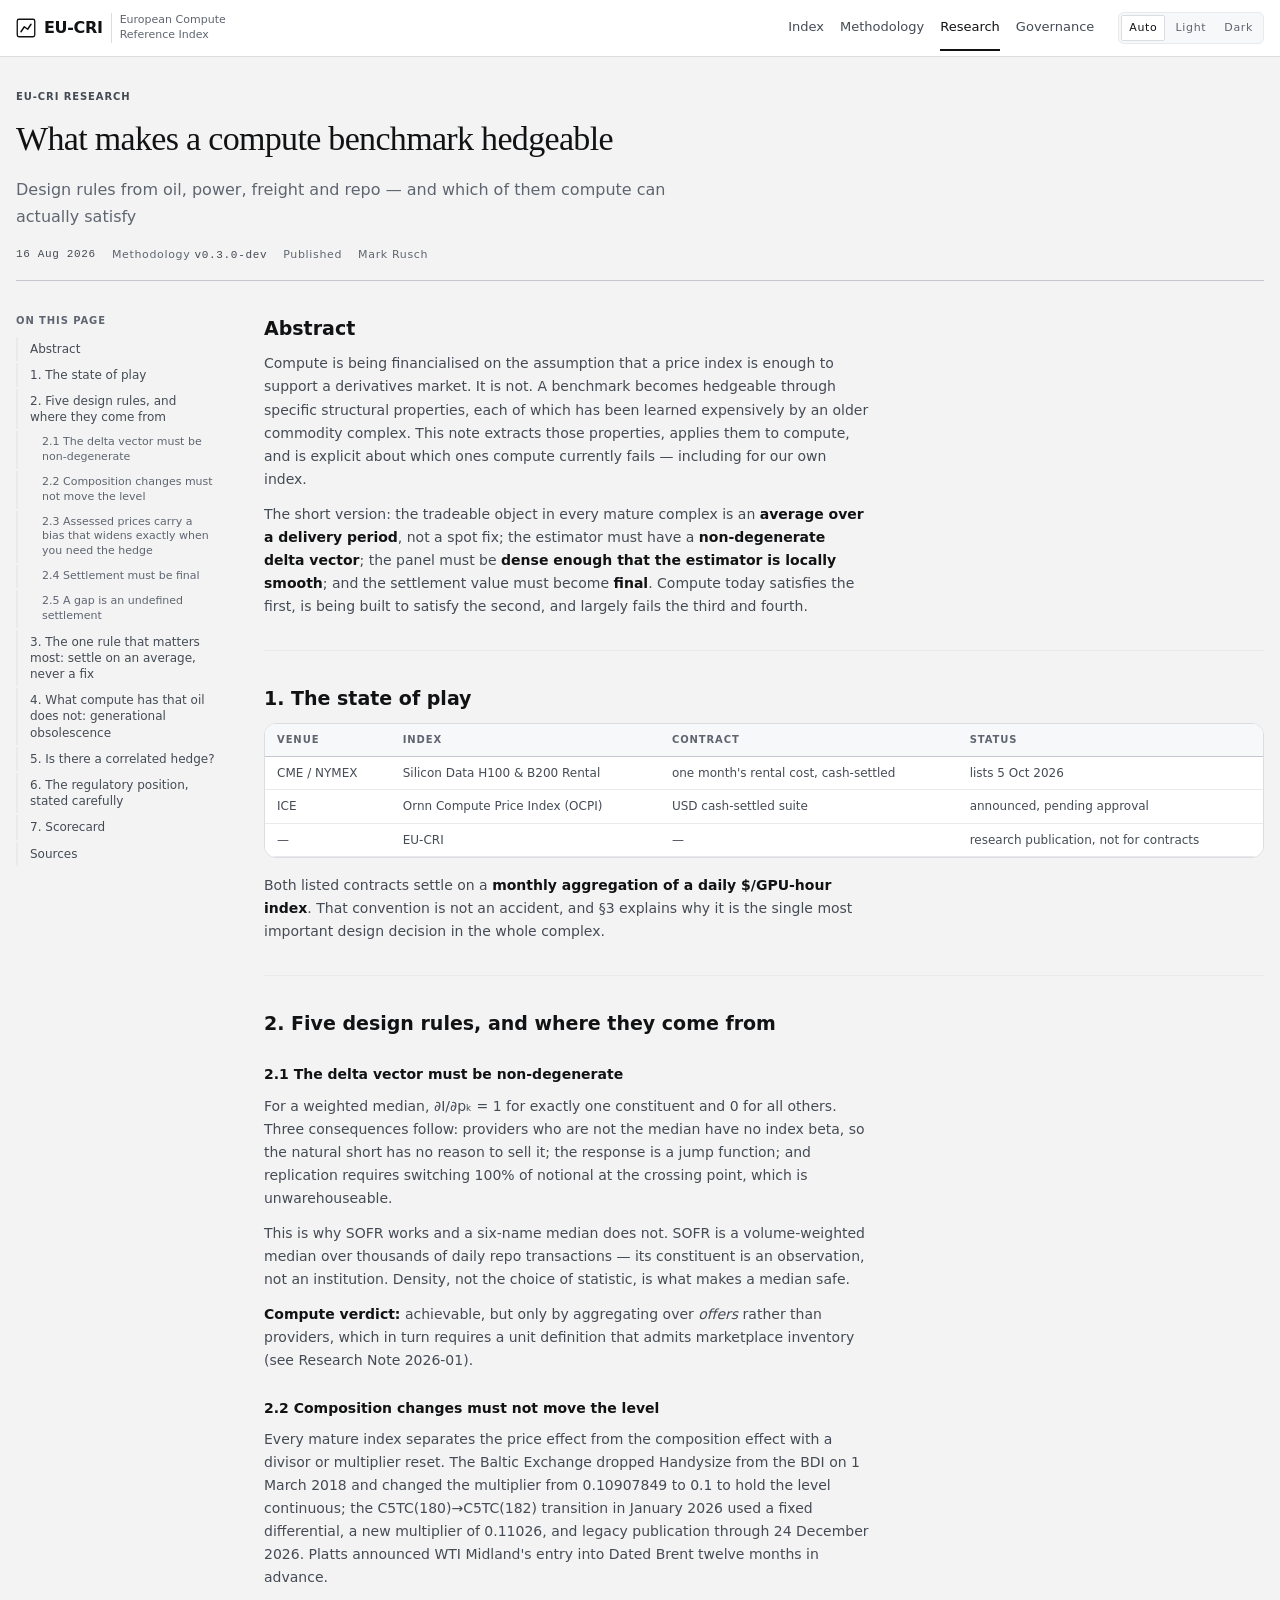
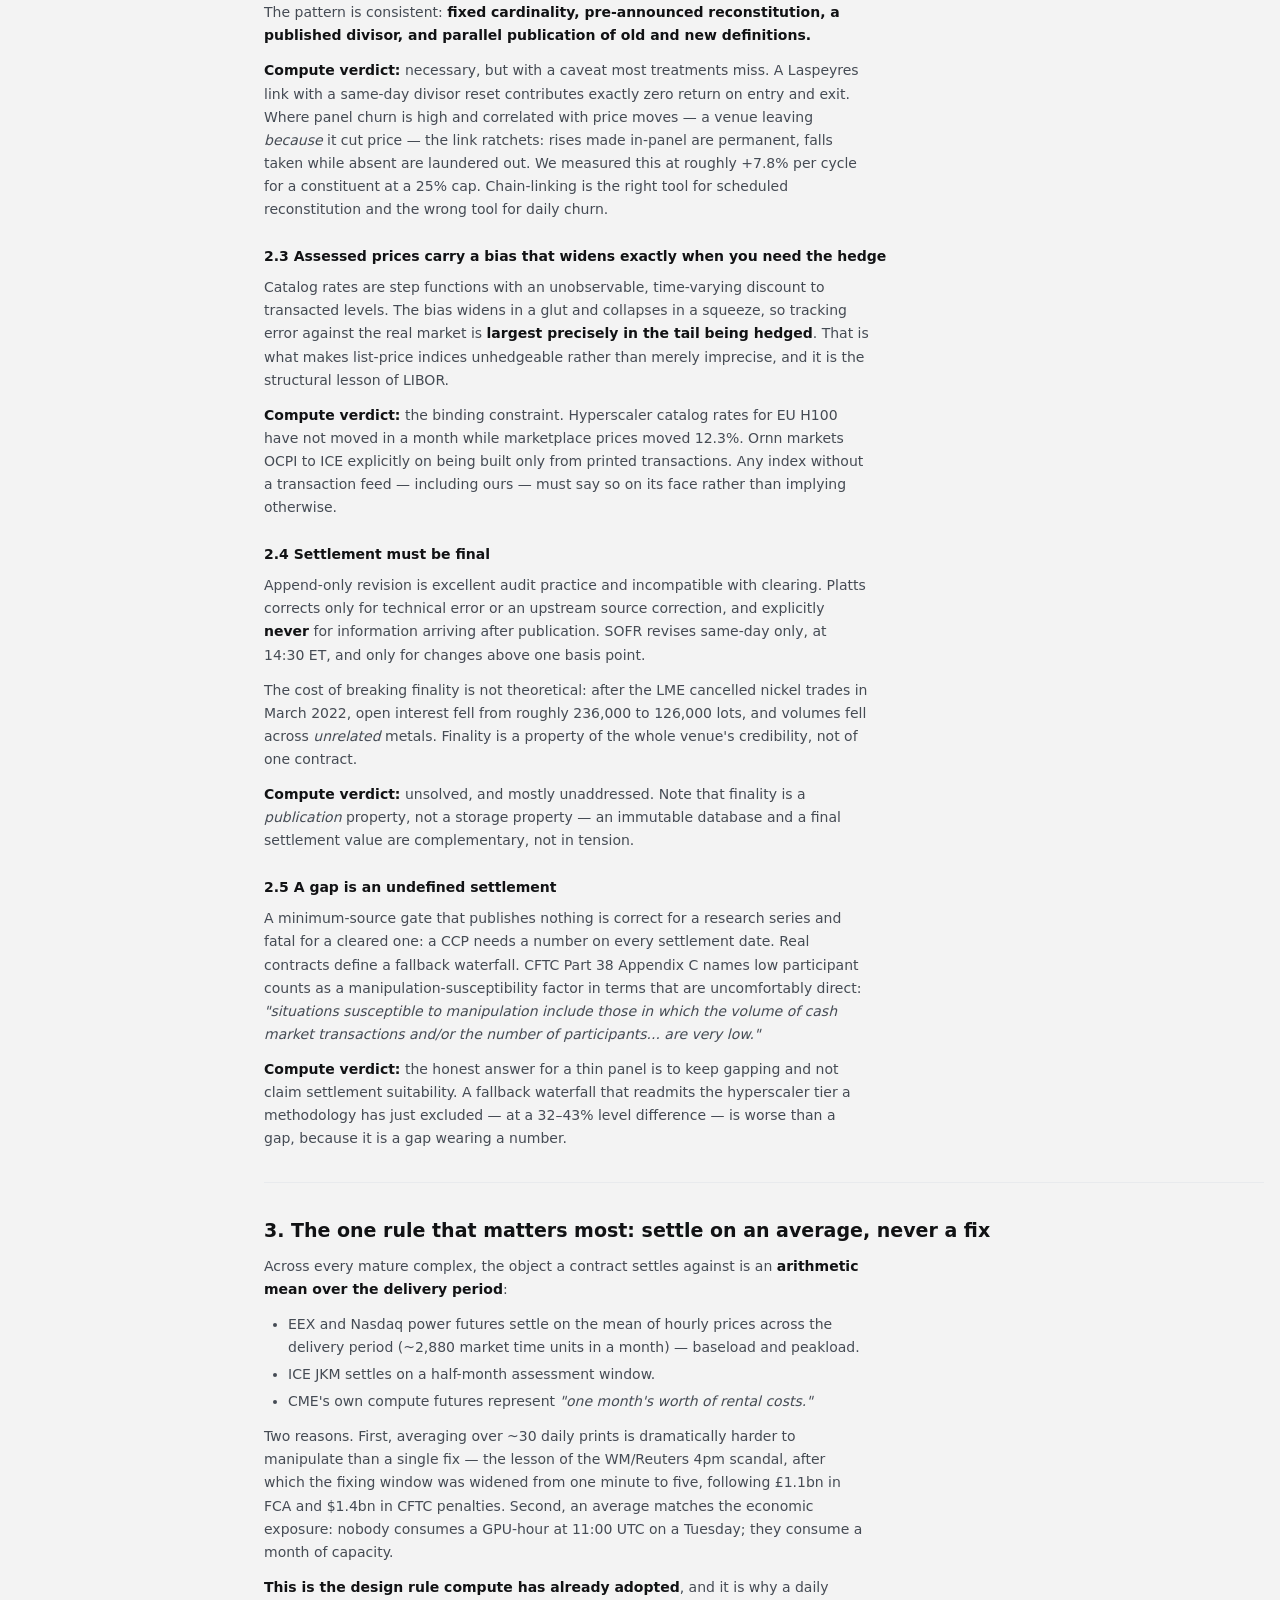
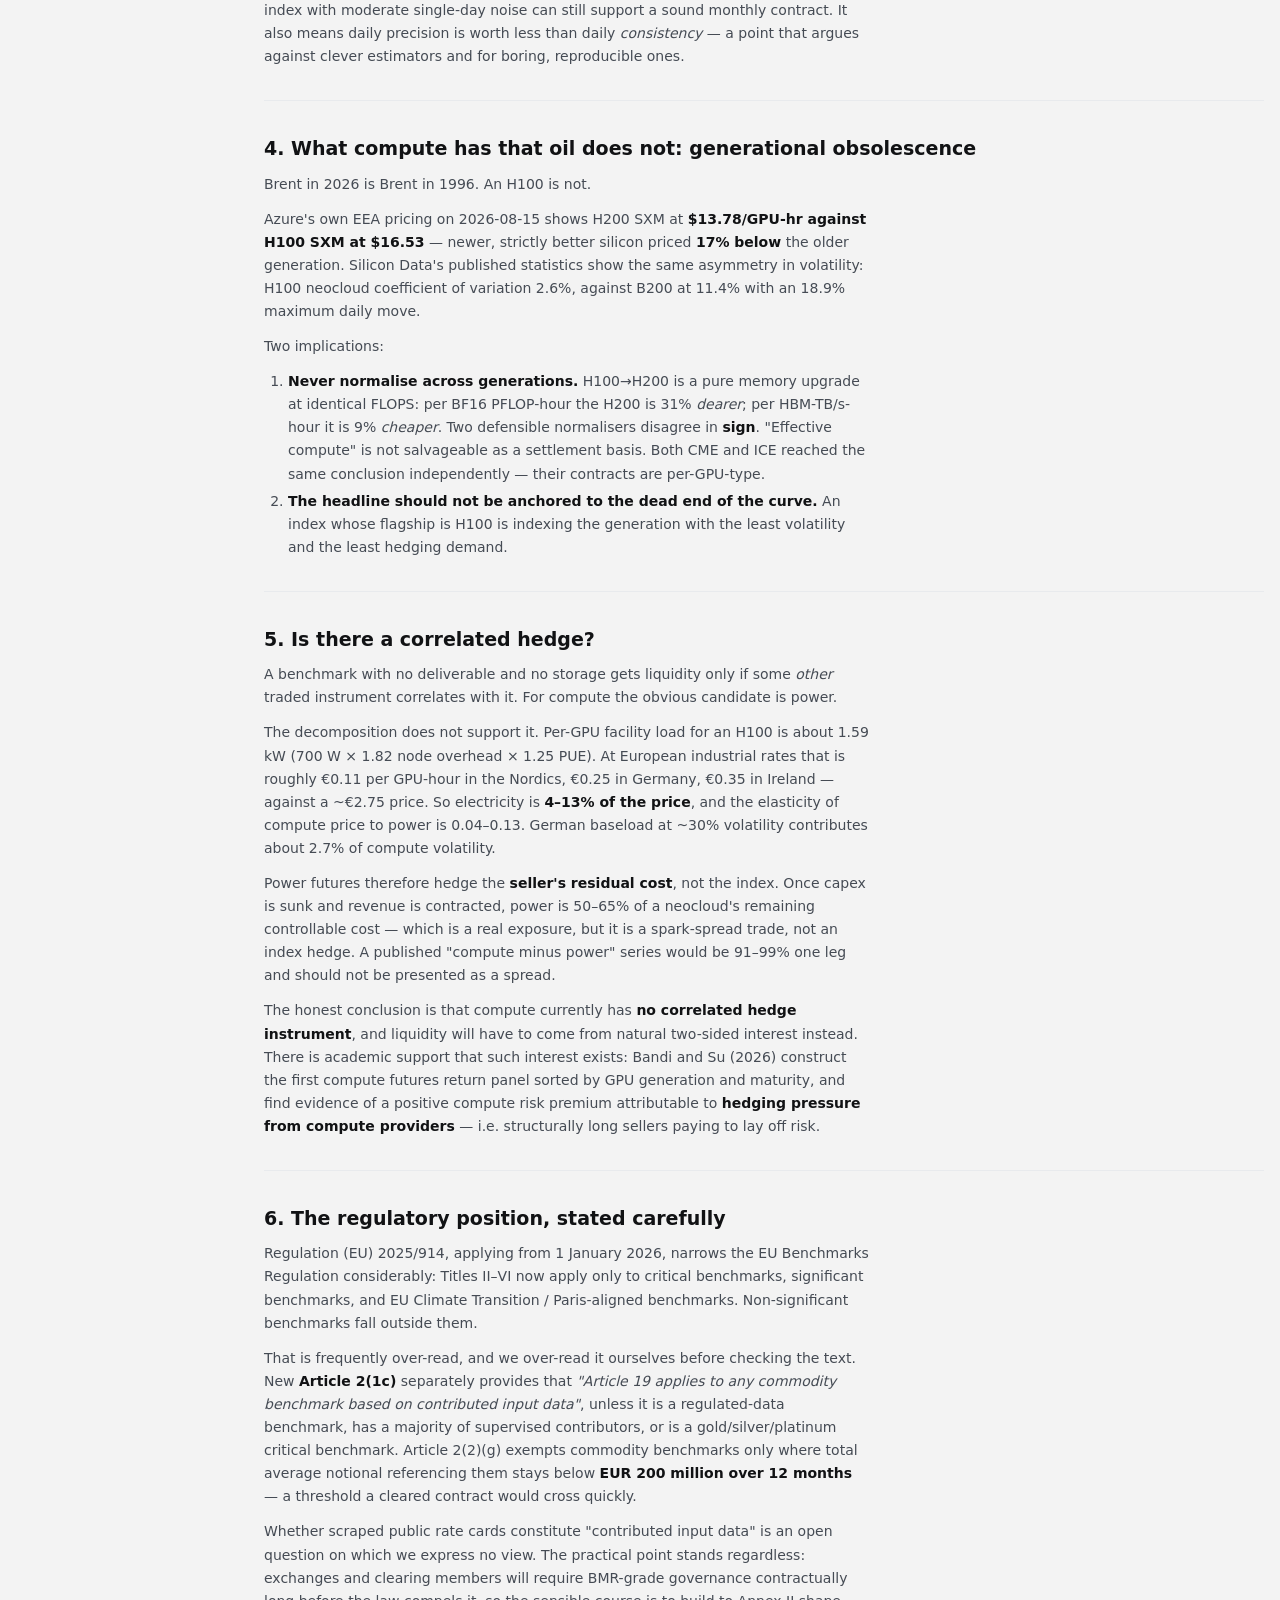
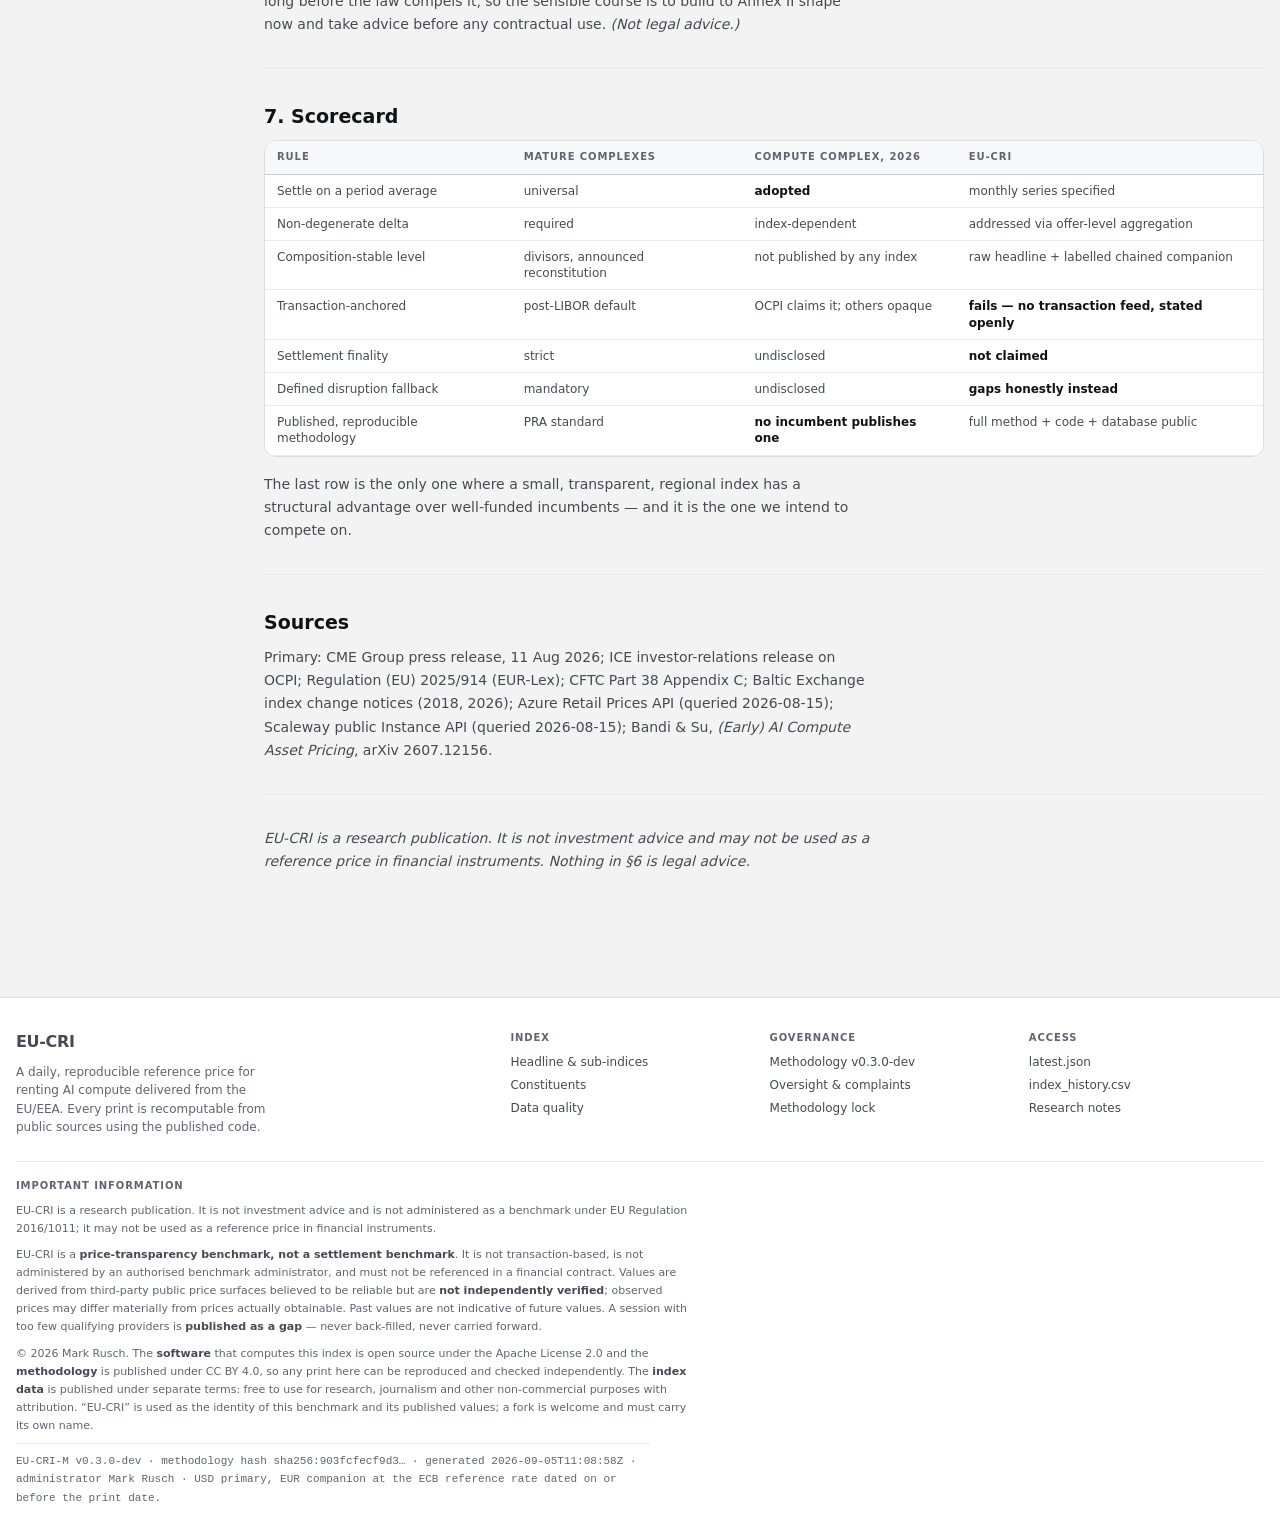
<file: site/research/hedgeable-benchmark-design.html>
<!doctype html>
<html lang="en">
<head>
<meta charset="utf-8">
<meta name="viewport" content="width=device-width, initial-scale=1">
<title>What makes a compute benchmark hedgeable — EU-CRI Research</title>
<meta name="description" content="Design rules from oil, power, freight and repo — and which of them compute can actually satisfy">
<meta name="color-scheme" content="light dark">
<meta name="theme-color" media="(prefers-color-scheme: light)" content="#f3f3f3">
<meta name="theme-color" media="(prefers-color-scheme: dark)" content="#101113">
<link rel="icon" href="data:image/svg+xml,%3Csvg xmlns='http://www.w3.org/2000/svg' viewBox='0 0 32 32'%3E%3Crect width='32' height='32' rx='6' fill='%2317191c'/%3E%3Cpath d='M7 21 L13 13 L18 17 L25 9' fill='none' stroke='%232fd6c3' stroke-width='2.6' stroke-linecap='round' stroke-linejoin='round'/%3E%3C/svg%3E">
<script>(function(){try{var t=localStorage.getItem('eucri-theme');if(t==='light'||t==='dark')document.documentElement.setAttribute('data-theme',t);}catch(e){}document.documentElement.classList.add('js-boot');})();</script>
<style>
/* ==========================================================================
   EU-CRI — European Compute Reference Index
   DESIGN TOKENS  ·  v1.0  ·  the whole visual system, one file
   ==========================================================================

   HOW THIS FILE IS ORGANISED
   --------------------------
   §0  Reset-adjacent globals            §7   Diverging scale (basis ribbon)
   §1  Neutral ramp (cool slate)         §8   Typography
   §2  Semantic surfaces                 §9   Space
   §3  Ink (text)                        §10  Radii & borders
   §4  Lines, rules, focus               §11  Elevation
   §5  Brand accent (rationed)           §12  Motion
   §6  Status, delta, chart chrome,      §13  Layout
       categorical + sequential

   THE THREE RULES THAT MAKE THIS SYSTEM WORK
   ------------------------------------------
   1. THE ACCENT IS RATIONED. `--accent` is teal and it means ONE thing:
      "this is the live / current value." It is not a link colour by default,
      not a button colour by default, not a section-header colour, ever. If
      the teal appears more than a couple of times in a viewport, the system
      has been misused and the page has stopped signalling anything.
      (Lineage: Ornn ships exactly one saturated hex, used once, in a
      stylesheet otherwise made of ten greys.)

   2. THE BASE CARRIES NO HUE. The neutral ramp is a cool slate with no
      green, no navy, no warmth. All hue in the product comes from the
      accent, the status scale, and the chart palettes. Tinting the base
      spends the hue budget on chrome.

   3. COLOUR IS NEVER THE ONLY CHANNEL. Every status, every delta, every
      diverging value ships with a glyph, a sign, a direct label, or a
      table view beside it. See §6 and §7.

   THEMING CONTRACT
   ----------------
   The complete light palette lives on bare `:root`. Dark mode redefines
   ONLY the tokens that change, in two places:
     (a) `@media (prefers-color-scheme: dark) { :root:not([data-theme="light"]) }`
         — follows the OS, but yields to an explicit light stamp.
     (b) `:root[data-theme="dark"]`
         — an explicit toggle, declared after (a) so it wins in both
           directions.
   Non-colour tokens (type, space, radii, motion, layout) are declared once
   and never themed.

   NO EXTERNAL REQUESTS. System font stacks only. No @import, no url(),
   no remote anything. This file is safe under a strict CSP.
   ========================================================================== */


/* ==========================================================================
   :root — THE COMPLETE LIGHT PALETTE + ALL UNTHEMED TOKENS
   ========================================================================== */

:root {
  color-scheme: light;

  /* ------------------------------------------------------------------------
     §1  NEUTRAL RAMP — cool slate, no hue cast
     ------------------------------------------------------------------------
     The raw ladder. DO NOT reference these directly in component CSS —
     always go through a semantic token in §2/§3/§4. The ramp exists so new
     semantic tokens can be minted from steps that are already in the family.
     Numbering runs 0 (white) → 1000 (near-black); the number is a rough
     darkness position, not a fixed lightness value.
     ---------------------------------------------------------------------- */
  --slate-0:    #ffffff;   /* card / chart surface, light mode                */
  --slate-25:   #f7f8f9;   /* inset well — code blocks, table headers         */
  --slate-50:   #f3f3f3;   /* page plane, light mode                          */
  --slate-75:   #eceef1;   /* ticker strip, neutral chip fill                 */
  --slate-100:  #e8eaed;   /* chart gridline, table row rule                  */
  --slate-150:  #dbdde0;   /* structural border / hairline                    */
  --slate-200:  #c4c8ce;   /* chart axis + baseline, strong rule              */
  --slate-300:  #a2a9b3;   /* — dark-mode secondary-ish; unused in light      */
  --slate-350:  #949ba5;   /* NON-TEXT only in light (2.80:1). Disabled glyph */
  --slate-400:  #8b929d;   /* chart de-emphasis stroke, light (3.14:1)        */
  --slate-450:  #7b828c;   /* dark-mode de-emphasis stroke                    */
  --slate-500:  #5f6570;   /* light muted ink — smallest AA-safe grey (5.28+) */
  --slate-550:  #565c66;   /* reserved mid step                               */
  --slate-600:  #454b54;   /* light secondary ink; default chart line         */
  --slate-650:  #3d4045;   /* dark-mode strong rule                           */
  --slate-750:  #2a2d33;   /* dark-mode structural border                     */
  --slate-800:  #24272c;   /* dark-mode gridline / row rule                   */
  --slate-825:  #22262c;   /* dark-mode neutral chip fill                     */
  --slate-850:  #1c1f24;   /* dark-mode inset well                            */
  --slate-875:  #17191c;   /* dark-mode card / chart surface                  */
  --slate-925:  #101113;   /* dark-mode page plane                            */
  --slate-950:  #0b0c0e;   /* dark-mode masthead / footer plane               */
  --slate-1000: #08090a;   /* deepest step — hard borders on dark             */

  /* ------------------------------------------------------------------------
     §2  SEMANTIC SURFACES
     ------------------------------------------------------------------------
     Four planes, and that is the whole depth model. There is no fifth.
     Depth is expressed by surface + hairline, not by shadow (see §11).
     ---------------------------------------------------------------------- */
  --page:            var(--slate-50);   /* the page body. Always set explicitly
                                           on <body> — never leave transparent. */
  --surface:         var(--slate-0);    /* cards, panels, table bodies, the
                                           surface every chart is drawn on.     */
  --surface-inset:   var(--slate-25);   /* recessed wells: code blocks, table
                                           headers, footnote strips.            */
  --surface-strip:   var(--slate-75);   /* the ticker strip + any full-bleed
                                           band that must read denser than the
                                           page but flatter than a card.        */
  --surface-chrome:  var(--slate-0);    /* masthead / footer plane.             */
  --surface-hover:   var(--slate-25);   /* ghost wash on row + control hover.
                                           Never a saturated hover state.       */
  --surface-active:  var(--slate-75);   /* pressed / selected row.              */

  /* ------------------------------------------------------------------------
     §3  INK — text colour
     ------------------------------------------------------------------------
     Three text levels, and one non-text grey. Every text level clears
     WCAG AA 4.5:1 on EVERY surface in §2 — checked, not assumed. Ratios in
     DESIGN.md. If you need a fourth level, you have a hierarchy problem,
     not a token problem.
     ---------------------------------------------------------------------- */
  --ink:           var(--slate-1000);  /* overridden below — see note          */
  --ink-1:         #111214;            /* primary: headings, prices, values.
                                          18.7:1 on surface, 16.9:1 on page.    */
  --ink-2:         var(--slate-600);   /* secondary: body prose, table cells.
                                          8.8:1 / 7.9:1.                        */
  --ink-3:         var(--slate-500);   /* muted: labels, captions, units, axis
                                          tick text, timestamps. 5.9:1 / 5.3:1.
                                          THIS IS THE FLOOR FOR TEXT.           */
  --ink-faint:     var(--slate-350);   /* NOT FOR TEXT (2.8:1). Disabled
                                          controls, decorative glyphs, the
                                          inactive half of a toggle only.       */
  --ink-inverse:   #ffffff;            /* text on a filled accent/status mark. */

  /* ------------------------------------------------------------------------
     §4  LINES, RULES, FOCUS
     ------------------------------------------------------------------------
     Everything structural is a 1px hairline. There are no 2px dividers, no
     dashed rules anywhere (dashes read as "projection" in a data product),
     and no double borders.
     ---------------------------------------------------------------------- */
  --rule:          var(--slate-100);   /* table row dividers, ledger rows,
                                          the densest separator.               */
  --rule-strong:   var(--slate-150);   /* card borders, section boundaries.    */
  --rule-heavy:    var(--slate-200);   /* the one rule under a table head; the
                                          chart baseline. Use sparingly.       */
  --focus-ring:    var(--accent);      /* 2px solid + 2px offset. Never remove
                                          focus; restyle it.                   */
  --focus-offset:  2px;
  --focus-width:   2px;

  /* ------------------------------------------------------------------------
     §5  BRAND ACCENT — teal, RATIONED
     ------------------------------------------------------------------------
     Meaning: "live / current / this is the number the page is about."
     Lineage: Nord Pool's power-market teal, deepened for contrast. Chosen
     over blue because every comparable in the category (Ornn, Deribit,
     Linear, generic fintech) defaults to blue, and blue is already spoken
     for as categorical slot 1 in charts.

     BUDGET: at most ~3 accent marks per viewport. In practice that is the
     hero rule, the live dot, and the chart's current-value marker.
     ---------------------------------------------------------------------- */
  --accent:        #00786c;   /* MARKS ONLY — rules, dots, chart markers,
                                 filled button backgrounds. 5.4:1 on surface. */
  --accent-ink:    #00655c;   /* TEXT — links, accented labels. 7.0:1 on
                                 surface, 6.3:1 on page. Use this, not
                                 --accent, whenever the teal is a glyph the
                                 reader must read.                            */
  --accent-wash:   #dff0ed;   /* the only tinted fill: L1 badge, selected
                                 state, accent callout rail background.       */
  --on-accent:     #ffffff;   /* text on an --accent fill. 5.4:1.             */

  /* ------------------------------------------------------------------------
     §6  STATUS — fixed scale, reserved meaning
     ------------------------------------------------------------------------
     These four steps are FIXED and identical in both themes. They are never
     reused as "series 5", and a categorical series colour is never used for
     status. Every status mark ships with an icon AND a text label — on the
     light surface `warning` (1.8:1) and `serious` (2.6:1) are deliberately
     below 3:1, and the icon+label pairing is the mitigation.

     Each status has THREE tokens with three different jobs:
       --status-x        the MARK   — dot, icon fill, chart mark. Non-text.
       --status-x-ink    the TEXT   — AA-safe on --surface and --status-x-bg.
       --status-x-bg     the WASH   — chip background only. Never a table-cell
                                      fill: full-cell colour washes are the
                                      single fastest way to look like a retail
                                      trading app instead of a benchmark.
     ---------------------------------------------------------------------- */
  --status-good:       #0ca30c;
  --status-good-ink:   #006300;
  --status-good-bg:    #e2f3e2;

  --status-warning:    #fab219;
  --status-warning-ink:#7a5200;
  --status-warning-bg: #fbf0d8;

  --status-serious:    #ec835a;
  --status-serious-ink:#8f4420;
  --status-serious-bg: #fbeae2;

  --status-critical:   #d03b3b;
  --status-critical-ink:#a32222;
  --status-critical-bg:#fbe6e6;

  --status-neutral:    var(--slate-400);
  --status-neutral-ink:var(--ink-2);
  --status-neutral-bg: var(--slate-75);

  /* ---- DELTA -------------------------------------------------------------
     Price movement. Text-safe steps derived from the status scale — NOT the
     status marks themselves, which are too light to read as text on white.
     ALWAYS rendered with a visible +/− sign and a hairline arrow glyph, so
     the colour is redundant. Never a background wash on the cell.
     ---------------------------------------------------------------------- */
  --delta-up:      var(--status-good-ink);   /* 7.5:1 */
  --delta-down:    var(--status-critical-ink);/* 7.5:1 */
  --delta-flat:    var(--ink-3);              /* 5.9:1 */

  /* ---- TIER BADGES -------------------------------------------------------
     L1 = verified transacted price · L2 = published API/list with observed
     fills · L3 = list price only. This is an ORDINAL scale (the order is the
     meaning), so it is encoded by ink weight + wash lightness, not by hue —
     only L1 earns the accent, because L1 is the tier the index trusts.
     ---------------------------------------------------------------------- */
  --tier-1-ink:  var(--accent-ink);   --tier-1-bg: var(--accent-wash);
  --tier-2-ink:  var(--ink-2);        --tier-2-bg: var(--slate-75);
  --tier-3-ink:  var(--ink-3);        --tier-3-bg: var(--slate-25);

  /* ------------------------------------------------------------------------
     §6b  CHART CHROME
     ------------------------------------------------------------------------
     The non-data ink in a chart. All of it recessive: gridlines one step off
     the surface, solid hairlines only, never dashed.

     THE HOUSE CHART RULE: a chart is GREYSCALE by default. `--chart-line` is
     the default single-series stroke. The categorical palette (§6c) comes out
     only when two or more series genuinely need identity. The accent marks
     the current value and nothing else.
     ---------------------------------------------------------------------- */
  --chart-surface: var(--surface);
  --chart-grid:    var(--slate-100);  /* 1px solid. Recessive.                */
  --chart-axis:    var(--slate-200);  /* baseline + axis rule.                */
  --chart-label:   var(--ink-3);      /* axis tick text — AA-safe, 5.9:1.     */
  --chart-line:    var(--slate-600);  /* default single series, 2px. 8.8:1.   */
  --chart-wash:    rgba(69, 75, 84, 0.08); /* area fill under --chart-line.   */
  --chart-deemph:  var(--slate-400);  /* sparkline body, context series.
                                         3.14:1 — clears the 3:1 mark floor.  */
  --chart-marker:  var(--accent);     /* current-value dot + hairline. ONE
                                         per chart.                           */
  --chart-ring:    var(--surface);    /* 2px surface ring on overlapping dots */
  --chart-crosshair: var(--slate-300);/* hover hairline.                      */
  --chart-gap:     2px;               /* surface gap between touching marks.  */

  /* ------------------------------------------------------------------------
     §6c  CATEGORICAL PALETTE — fixed order, NEVER cycled
     ------------------------------------------------------------------------
     Validated (dataviz validator, both modes, against THIS system's surfaces
     #ffffff / #17191c): lightness band PASS, chroma floor PASS, CVD
     separation PASS (worst adjacent ΔE 9.1 light / 8.4 dark, protanopia,
     Machado 2009 @1.0), normal-vision floor PASS (19.6 / 19.3).

     RULES
     · Assign in slot order 1,2,3… Colour follows the ENTITY, never its rank —
       filtering a series out must not repaint the survivors.
     · There is no slot 9. A ninth series folds into "Other", facets into
       small multiples, or the chart form changes.
     · Scatter / bubble / choropleth / small-multiples use the ALL-PAIRS test
       and are capped at THREE slots. Past three, facet.
     · LIGHT-MODE RELIEF RULE: slots 3 (2.82:1), 4 (2.17:1) and 5 (2.69:1) sit
       below 3:1 on white. Wherever they appear, ship visible direct labels or
       the table view. This is not dismissable.
     · Text never wears a series colour. A coloured mark sits BESIDE the label.
     ---------------------------------------------------------------------- */
  --series-1: #2a78d6;  /* blue    4.42:1 */
  --series-2: #eb6834;  /* orange  3.20:1 */
  --series-3: #1baf7a;  /* aqua    2.82:1  ← relief required */
  --series-4: #eda100;  /* yellow  2.17:1  ← relief required */
  --series-5: #e87ba4;  /* magenta 2.69:1  ← relief required */
  --series-6: #008300;  /* green   4.95:1 */
  --series-7: #4a3aa7;  /* violet  8.56:1 */
  --series-8: #e34948;  /* red     3.95:1 */

  /* ------------------------------------------------------------------------
     §6d  SEQUENTIAL RAMP — one hue, light → dark, for MAGNITUDE
     ------------------------------------------------------------------------
     Blue. Heatmaps, choropleths, weight-share intensity. For an ORDINAL use
     (discrete ordered marks) do not go lighter than --seq-250 on light or
     darker than --seq-600 on dark — those are the 2:1-vs-surface floors.
     ---------------------------------------------------------------------- */
  --seq-100: #cde2fb;  --seq-150: #b7d3f6;  --seq-200: #9ec5f4;
  --seq-250: #86b6ef;  --seq-300: #6da7ec;  --seq-350: #5598e7;
  --seq-400: #3987e5;  --seq-450: #2a78d6;  --seq-500: #256abf;
  --seq-550: #1c5cab;  --seq-600: #184f95;  --seq-650: #104281;
  --seq-700: #0d366b;

  /* ------------------------------------------------------------------------
     §7  DIVERGING SCALE — the basis ribbon
     ------------------------------------------------------------------------
     The signature device. Encodes the EU-vs-global spread: which side of
     zero, and how far.

       COOL (blue)  = EU DISCOUNT — European compute cheaper than the
                      global reference.
       NEUTRAL      = flat. A GREY, never a hue — the midpoint has to read
                      as "nothing happened".
       WARM (orange)= EU PREMIUM — European compute dearer.

     Poles are the categorical slot-1 blue and slot-2 orange hues, so the
     colourblind-safety of those hues carries over. Warm/cool poles read as
     opposite; blue↔aqua would not. Four equal steps per arm; both arms pass
     the ordinal check in both modes (monotone lightness, adjacent ΔL ≥ 0.06,
     near-surface end ≥ 2:1, single hue).

     BINS (absolute basis, $/GPU-hr):  1: <0.10   2: 0.10–0.20
                                       3: 0.20–0.32   4: ≥0.32

     MANDATORY COMPANIONS: a scale legend, and a table view. Colour is
     paired with column DIRECTION (up = premium, down = discount) so sign is
     never carried by hue alone.
     ---------------------------------------------------------------------- */
  --div-cool-4: #1c5cab;   /* deepest discount   6.63:1 */
  --div-cool-3: #2a78d6;   /*                    4.42:1 */
  --div-cool-2: #5598e7;   /*                    2.99:1 */
  --div-cool-1: #86b6ef;   /* nearest zero       2.11:1 */
  --div-mid:    #edeff2;   /* neutral grey midpoint     */
  --div-warm-1: #e89d83;   /* nearest zero       2.19:1 */
  --div-warm-2: #da7550;   /*                    3.16:1 */
  --div-warm-3: #c54e1c;   /*                    4.69:1 */
  --div-warm-4: #9c390c;   /* deepest premium    6.99:1 */
  /* Ink for a label set INSIDE a diverging fill — pick by the fill's
     luminance so it always clears contrast. */
  --div-ink-on-deep:  #ffffff;   /* on arms 3–4: 6.6:1 / 7.0:1 */
  --div-ink-on-light: var(--ink-1); /* on arms 1–2: 8.9:1 / 8.6:1 */

  /* ------------------------------------------------------------------------
     §8  TYPOGRAPHY — three system stacks, three jobs
     ------------------------------------------------------------------------
     No webfonts. No @font-face. System stacks only, chosen so the fallback
     chain lands on a grotesque / a mono / a transitional serif on every
     platform.
       SANS  — all UI, all prose. The workhorse.
       MONO  — EVERY numeral the reader might compare: prices, deltas,
               weights, timestamps, hashes, versions, axis ticks. This is the
               institutional tell; proportional figures in a price column is
               the fastest way to look un-audited.
       SERIF — editorial display ONLY: methodology and research page
               headlines, pull quotes. Never on a price, never in a chart,
               never in the UI. (A serif on a hero figure reads as
               decoration; the hero price uses MONO.)
     ---------------------------------------------------------------------- */
  --font-sans: system-ui, -apple-system, BlinkMacSystemFont, "Segoe UI",
               Roboto, "Helvetica Neue", Arial, sans-serif;
  --font-mono: ui-monospace, "SF Mono", SFMono-Regular, "Cascadia Mono",
               "Segoe UI Mono", "Roboto Mono", Menlo, Consolas,
               "Liberation Mono", monospace;
  --font-serif: "Iowan Old Style", "Palatino Linotype", Palatino, Palladio,
               "Hoefler Text", Georgia, "Times New Roman", serif;

  /* Type scale — 1.200 minor third, anchored at 14px body. Institutional
     products run one step smaller than consumer products; that is deliberate. */
  --text-3xs:  10px;   /* table-head labels, flag glyph text. ALL-CAPS only. */
  --text-2xs:  11px;   /* footnote refs, chip text, axis ticks               */
  --text-xs:   12px;   /* dense table cells, metadata lines                  */
  --text-sm:   13px;   /* secondary UI, ticker strip                         */
  --text-base: 14px;   /* body prose, default UI                             */
  --text-md:   16px;   /* lead paragraph, sub-index tile value               */
  --text-lg:   19px;   /* card / section headings                            */
  --text-xl:   23px;   /* page section headings                              */
  --text-2xl:  28px;   /* page title                                         */
  --text-3xl:  34px;   /* editorial display headline (serif)                 */
  --text-hero: 60px;   /* THE print. Exactly one per view.                   */

  --leading-tight:  1.15;  /* headings, the hero print                       */
  --leading-snug:   1.35;  /* table cells, tiles, chips                      */
  --leading-normal: 1.55;  /* UI text                                        */
  --leading-prose:  1.65;  /* body copy at --measure-prose                   */

  --weight-regular:  400;
  --weight-medium:   500;
  --weight-semibold: 600;
  --weight-bold:     700;

  --tracking-tight:  -0.02em;  /* the hero print + display sizes only        */
  --tracking-normal: 0;
  --tracking-wide:   0.06em;   /* small-caps-ish label runs                  */
  --tracking-caps:   0.09em;   /* --text-3xs ALL-CAPS table heads            */

  /* Numerals. Applied globally to mono in §0 below; stated here so it can be
     reasoned about as a token. Tabular + fixed decimals means a live cell
     never reflows on update. */
  --numeric-table: tabular-nums lining-nums;

  /* ------------------------------------------------------------------------
     §9  SPACE — 8px base, with a 4px half-step for dense grids
     ------------------------------------------------------------------------
     Outer rhythm is 8px. Inside a dense table or ticker the rhythm halves to
     4px — that nesting is what produces terminal density without the page
     itself feeling cramped.
     ---------------------------------------------------------------------- */
  --space-0:  0;
  --space-1:  2px;   /* the chart surface-gap; icon nudges                   */
  --space-2:  4px;   /* dense-grid half-step                                 */
  --space-3:  8px;   /* BASE                                                 */
  --space-4:  12px;
  --space-5:  16px;
  --space-6:  24px;
  --space-7:  32px;
  --space-8:  48px;
  --space-9:  64px;
  --space-10: 96px;  /* major section separation                             */

  /* ------------------------------------------------------------------------
     §10  RADII & BORDER WIDTHS
     ------------------------------------------------------------------------
     Nothing rounder than 20px, and only the hero print card earns the
     maximum — the one element the eye should land on first. Tables and the
     ticker stay square; density there reads as precision, not as chrome.
     ---------------------------------------------------------------------- */
  --radius-0:  0;      /* tables, ticker, full-bleed bands — square          */
  --radius-xs: 4px;    /* chips, badges, inline code                         */
  --radius-sm: 6px;    /* buttons, inputs                                    */
  --radius-md: 12px;   /* cards, panels, tiles                               */
  --radius-lg: 20px;   /* the hero print card only. THE MAXIMUM.             */
  --radius-pill: 999px;/* the live dot only                                  */

  --border-hairline: 1px;
  --border-marker:   2px;   /* the accent rule on the hero card; focus ring  */

  /* ------------------------------------------------------------------------
     §11  ELEVATION — shadow, glow, texture
     ------------------------------------------------------------------------
     Depth in this system is surface + hairline. --shadow-raised exists for
     genuinely floating layers only: the chart tooltip and a dropdown. A card
     never has a shadow. If you are reaching for a second shadow, use a
     hairline instead.

     --shadow-glow and --accent-glow are the one deliberate exception, and
     they are RATIONED exactly like --accent itself (§5): --accent-glow ships
     only on the live dot, --shadow-glow only on the hero print card. Both
     are inert (`none` / fully transparent) in light mode — a glow reads as
     ambient light, which only a dark surface can plausibly emit.

     --texture-dot is the same story for surface texture: a near-invisible
     dot grid, dark-mode only, on the masthead, hero and footer chrome. It is
     never a foreground channel — nothing is ever encoded in it.
     ---------------------------------------------------------------------- */
  --shadow-none:   none;
  --shadow-raised: 0 2px 8px rgba(17, 18, 20, 0.10),
                   0 0 0 1px rgba(17, 18, 20, 0.06);
  /* The same elevation expressed as a filter, for SVG tooltips — box-shadow
     does not apply inside SVG. Keep the two in step. */
  --shadow-raised-svg: drop-shadow(0 2px 8px rgba(17, 18, 20, 0.18));
  --shadow-glow:   none;                        /* hero card ambient ring    */
  --accent-glow:   rgba(0, 120, 108, 0.28);      /* live-dot halo            */
  --texture-dot:   none;                         /* masthead/hero/footer bg  */

  /* ------------------------------------------------------------------------
     §12  MOTION
     ------------------------------------------------------------------------
     Motion is functional or absent. The only animation in the product is the
     live-dot pulse and the tick flash. A tick flash is a brief OPACITY change
     on the changed cell — never a green/red background wash across the row.
     All of it collapses to nothing under prefers-reduced-motion (§0).
     ---------------------------------------------------------------------- */
  --dur-flash: 180ms;  /* the tick flash on an updated cell                  */
  --dur-fast:  120ms;  /* hover / focus state changes                        */
  --dur-base:  200ms;  /* disclosure, theme swap                             */
  --dur-pulse: 2400ms; /* the live dot. Slow enough to be ambient.           */
  --ease:      cubic-bezier(0.2, 0, 0.2, 1);

  /* ------------------------------------------------------------------------
     §13  LAYOUT
     ------------------------------------------------------------------------ */
  --content-max:   1280px;  /* the 12-column field                           */
  --measure-prose: 68ch;    /* body copy never exceeds this. Charts and
                               tables break out to full width.               */
  --row-h:         36px;    /* standard table row                            */
  --row-h-dense:   28px;    /* constituents grid, ticker — terminal density  */
  --strip-h:       34px;    /* the ticker strip                              */

  --z-base:    0;
  --z-sticky:  10;   /* masthead + ticker                                    */
  --z-overlay: 20;   /* chart tooltip                                        */
}


/* ==========================================================================
   DARK — (a) follows the OS, yields to an explicit light stamp
   Only the tokens that CHANGE are redefined. Type, space, radii, motion and
   layout are inherited untouched from :root.
   ========================================================================== */

@media (prefers-color-scheme: dark) {
  :root:not([data-theme="light"]) {
    color-scheme: dark;

    /* §2 surfaces — the plane order inverts: page is darker than card */
    --page:           var(--slate-925);
    --surface:        var(--slate-875);
    --surface-inset:  var(--slate-850);
    --surface-strip:  var(--slate-925);
    --surface-chrome: var(--slate-950);
    --surface-hover:  var(--slate-850);
    --surface-active: var(--slate-825);

    /* §3 ink — re-selected for the dark surface, not an automatic flip */
    --ink-1:       #f5f6f7;              /* 16.3:1 surface / 17.5:1 page      */
    --ink-2:       #c3c8d0;              /* 10.5:1 / 11.2:1                   */
    --ink-3:       var(--slate-300);     /*  7.4:1 /  8.0:1                   */
    --ink-faint:   var(--slate-450);     /*  4.5:1 — still non-text by policy */
    --ink-inverse: #08191c;

    /* §4 lines */
    --rule:        var(--slate-800);
    --rule-strong: var(--slate-750);
    --rule-heavy:  var(--slate-650);

    /* §5 accent — one step, bright enough to carry 3:1 as a mark and
       4.5:1 as text, so --accent and --accent-ink converge in dark */
    --accent:      #2fd6c3;   /* 9.7:1 on surface */
    --accent-ink:  #2fd6c3;   /* 9.7:1 */
    --accent-wash: #0d2b28;
    --on-accent:   #08191c;   /* 9.9:1 on the accent fill */

    /* §6 status — the four MARKS are fixed and do not change. Only the
       text-safe inks and the washes are re-selected for the dark surface. */
    --status-good-ink:     #0ca30c;  /* 5.3:1 */
    --status-good-bg:      #0e2413;
    --status-warning-ink:  #fab219;  /* 9.6:1 */
    --status-warning-bg:   #2a2109;
    --status-serious-ink:  #ec835a;  /* 6.7:1 */
    --status-serious-bg:   #2a1a12;
    --status-critical-ink: #ef7a7a;  /* 6.5:1 */
    --status-critical-bg:  #2c1516;
    --status-neutral:      var(--slate-450);
    --status-neutral-bg:   var(--slate-825);

    /* §6 tiers */
    --tier-2-bg: var(--slate-825);
    --tier-3-bg: var(--slate-850);

    /* §6b chart chrome */
    --chart-grid:      var(--slate-800);
    --chart-axis:      var(--slate-650);
    --chart-line:      var(--ink-2);                  /* 10.5:1 */
    --chart-wash:      rgba(195, 200, 208, 0.08);
    --chart-deemph:    var(--slate-450);              /*  4.5:1 */
    --chart-crosshair: var(--slate-550);

    /* §6c categorical — the same eight hues, RE-STEPPED for the dark
       surface (not a filter, not an automatic lighten). All eight clear
       3:1 on #17191c, so the light-mode relief rule does not apply here —
       but ship the labels anyway so both themes read identically. */
    --series-1: #3987e5;  /* 4.84:1 */
    --series-2: #d95926;  /* 4.54:1 */
    --series-3: #199e70;  /* 5.17:1 */
    --series-4: #c98500;  /* 5.74:1 */
    --series-5: #d55181;  /* 4.46:1 */
    --series-6: #008300;  /* 3.56:1 */
    --series-7: #9085e9;  /* 5.63:1 */
    --series-8: #e66767;  /* 5.45:1 */

    /* §7 diverging — the arms flip anchor: the step nearest zero is now the
       DARKEST, so "nearly flat" still recedes toward the surface. */
    --div-cool-4: #6da7ec;  /* 7.04:1 */
    --div-cool-3: #3987e5;  /* 4.84:1 */
    --div-cool-2: #256abf;  /* 3.26:1 */
    --div-cool-1: #184f95;  /* 2.17:1 */
    --div-mid:    #33373d;
    --div-warm-1: #883008;  /* 2.07:1 */
    --div-warm-2: #af4517;  /* 3.09:1 */
    --div-warm-3: #d45e2f;  /* 4.56:1 */
    --div-warm-4: #e28969;  /* 6.72:1 */
    --div-ink-on-deep:  var(--ink-1);   /* on arms 3–4 in dark: 7.5:1 / 7.9:1 */
    --div-ink-on-light: var(--ink-1);

    /* §11 elevation — a dark surface cannot be lifted by a darker shadow, so
       the ring does the work and the shadow only deepens the ground. */
    --shadow-raised: 0 2px 10px rgba(0, 0, 0, 0.55),
                     0 0 0 1px rgba(255, 255, 255, 0.10);
    --shadow-raised-svg: drop-shadow(0 2px 10px rgba(0, 0, 0, 0.7));
    --shadow-glow: 0 0 0 1px rgba(47, 214, 195, 0.22),
                   0 0 40px rgba(47, 214, 195, 0.13),
                   0 8px 24px rgba(0, 0, 0, 0.45);
    --accent-glow: rgba(47, 214, 195, 0.5);
    --texture-dot: radial-gradient(circle, rgba(255, 255, 255, 0.055) 1px, transparent 1.6px)
                   0 0/22px 22px;
  }
}


/* ==========================================================================
   DARK — (b) explicit toggle. Declared AFTER the media block so that
   data-theme="dark" wins under an OS set to light, and the :not() guard in
   (a) lets data-theme="light" win under an OS set to dark.
   Identical body to (a). Keep the two blocks in lockstep.
   ========================================================================== */

:root[data-theme="dark"] {
  color-scheme: dark;

  --page:           var(--slate-925);
  --surface:        var(--slate-875);
  --surface-inset:  var(--slate-850);
  --surface-strip:  var(--slate-925);
  --surface-chrome: var(--slate-950);
  --surface-hover:  var(--slate-850);
  --surface-active: var(--slate-825);

  --ink-1:       #f5f6f7;
  --ink-2:       #c3c8d0;
  --ink-3:       var(--slate-300);
  --ink-faint:   var(--slate-450);
  --ink-inverse: #08191c;

  --rule:        var(--slate-800);
  --rule-strong: var(--slate-750);
  --rule-heavy:  var(--slate-650);

  --accent:      #2fd6c3;
  --accent-ink:  #2fd6c3;
  --accent-wash: #0d2b28;
  --on-accent:   #08191c;

  --status-good-ink:     #0ca30c;
  --status-good-bg:      #0e2413;
  --status-warning-ink:  #fab219;
  --status-warning-bg:   #2a2109;
  --status-serious-ink:  #ec835a;
  --status-serious-bg:   #2a1a12;
  --status-critical-ink: #ef7a7a;
  --status-critical-bg:  #2c1516;
  --status-neutral:      var(--slate-450);
  --status-neutral-bg:   var(--slate-825);

  --tier-2-bg: var(--slate-825);
  --tier-3-bg: var(--slate-850);

  --chart-grid:      var(--slate-800);
  --chart-axis:      var(--slate-650);
  --chart-line:      var(--ink-2);
  --chart-wash:      rgba(195, 200, 208, 0.08);
  --chart-deemph:    var(--slate-450);
  --chart-crosshair: var(--slate-550);

  --series-1: #3987e5;
  --series-2: #d95926;
  --series-3: #199e70;
  --series-4: #c98500;
  --series-5: #d55181;
  --series-6: #008300;
  --series-7: #9085e9;
  --series-8: #e66767;

  --div-cool-4: #6da7ec;
  --div-cool-3: #3987e5;
  --div-cool-2: #256abf;
  --div-cool-1: #184f95;
  --div-mid:    #33373d;
  --div-warm-1: #883008;
  --div-warm-2: #af4517;
  --div-warm-3: #d45e2f;
  --div-warm-4: #e28969;
  --div-ink-on-deep:  var(--ink-1);
  --div-ink-on-light: var(--ink-1);

  --shadow-raised: 0 2px 10px rgba(0, 0, 0, 0.55),
                   0 0 0 1px rgba(255, 255, 255, 0.10);
  --shadow-raised-svg: drop-shadow(0 2px 10px rgba(0, 0, 0, 0.7));
  --shadow-glow: 0 0 0 1px rgba(47, 214, 195, 0.22),
                 0 0 40px rgba(47, 214, 195, 0.13),
                 0 8px 24px rgba(0, 0, 0, 0.45);
  --accent-glow: rgba(47, 214, 195, 0.5);
  --texture-dot: radial-gradient(circle, rgba(255, 255, 255, 0.055) 1px, transparent 1.6px)
                 0 0/22px 22px;
}


/* ==========================================================================
   §0  GLOBALS — the small amount of behaviour the tokens imply
   ========================================================================== */

*, *::before, *::after { box-sizing: border-box; }

html { -webkit-text-size-adjust: 100%; }

body {
  margin: 0;
  /* An explicit token background is mandatory: a transparent body borrows
     the host's theme and the whole palette comes apart. */
  background: var(--page);
  color: var(--ink-2);
  font-family: var(--font-sans);
  font-size: var(--text-base);
  line-height: var(--leading-normal);
  /* The page body never scrolls horizontally. Wide tables and charts scroll
     inside their own overflow-x container. */
  overflow-x: hidden;
}

/* Every numeral the reader might compare is mono, tabular, fixed-width. */
code, kbd, samp, pre,
.num, .mono {
  font-family: var(--font-mono);
  font-variant-numeric: var(--numeric-table);
  font-feature-settings: "tnum" 1, "lnum" 1;
}

:focus-visible {
  outline: var(--focus-width) solid var(--focus-ring);
  outline-offset: var(--focus-offset);
  border-radius: var(--radius-xs);
}

@media (prefers-reduced-motion: reduce) {
  *, *::before, *::after {
    animation-duration: 1ms !important;
    animation-iteration-count: 1 !important;
    transition-duration: 1ms !important;
    scroll-behavior: auto !important;
  }
}

/* forced-colors: let the OS palette through rather than fighting it. The
   texture channel (45°/135° hatch) is the identity backup here. */
@media (forced-colors: active) {
  :root { --shadow-raised: none; }
  .chip, .badge, .card { border: 1px solid CanvasText; }
}

/* ==========================================================================
   EU-CRI COMPONENT SHEET
   Every value below resolves to a token from tokens.css. If you find a raw
   hex, a raw px font-size, or a second box-shadow in here, it is a bug.
   ========================================================================== */

/* ---- utilities ---------------------------------------------------------- */
.wrap      { max-width: var(--content-max); margin-inline: auto; padding-inline: var(--space-5); }
.scroll-x  { overflow-x: auto; overscroll-behavior-x: contain; min-inline-size: 0; }

/* A grid or flex item defaults to min-width:auto, which is min-CONTENT — so a
   card holding a 660px-min chart refuses to shrink and pushes the whole page
   sideways on a phone. Every item that can hold a scroll container is pinned
   to min-inline-size:0 so the scroll container clips instead of the page. */
.split > *, .teaser > *, .two > *, .tiles > *, .footer__cols > *,
.card, .card__body, .nav, .metagrid dd { min-inline-size: 0; }
.ta-r      { text-align: right; }
.ta-c      { text-align: center; }
.strong    { color: var(--ink-1); font-weight: var(--weight-semibold); }
.u         { color: var(--ink-3); }
.trunc     { overflow: hidden; text-overflow: ellipsis; white-space: nowrap; }
.rule-v    { width: 1px; align-self: stretch; background: var(--rule-strong); }
.vh        { position:absolute; width:1px; height:1px; margin:-1px; padding:0;
             overflow:hidden; clip-path: inset(50%); white-space: nowrap; border:0; }
.eyebrow   { font-size: var(--text-3xs); text-transform: uppercase;
             letter-spacing: var(--tracking-caps); color: var(--ink-3);
             font-weight: var(--weight-semibold); }
.ico       { flex: none; display: block; }

/* ---- links -------------------------------------------------------------- */
a { color: var(--ink-1); text-decoration-color: var(--rule-heavy);
    text-underline-offset: 2px; text-decoration-thickness: 1px;
    transition: color var(--dur-fast) var(--ease), text-decoration-color var(--dur-fast) var(--ease); }
a:hover { color: var(--accent-ink); text-decoration-color: var(--accent-ink); }
.link-quiet { color: var(--ink-2); text-decoration: none; }
.link-quiet:hover { color: var(--accent-ink); text-decoration: underline; }

/* ---- MASTHEAD ----------------------------------------------------------- */
.masthead { position: sticky; top: 0; z-index: var(--z-sticky); }
.masthead__bar { background: var(--texture-dot), var(--surface-chrome); border-bottom: var(--border-hairline) solid var(--rule-strong); }
.masthead__inner { display: flex; align-items: center; gap: var(--space-6); min-height: 56px; }
.wordmark { display: flex; align-items: center; gap: var(--space-3); text-decoration: none; color: var(--ink-1); flex: none; }
.wordmark__mark { color: var(--ink-1); }
.wordmark__text { font-weight: var(--weight-bold); font-size: var(--text-md);
                  letter-spacing: var(--tracking-tight); }
.wordmark__sub  { font-size: var(--text-2xs); color: var(--ink-3); border-left: var(--border-hairline) solid var(--rule-strong);
                  padding-left: var(--space-3); max-width: 18ch; line-height: var(--leading-snug); }
.nav { display: flex; gap: var(--space-5); margin-inline-start: auto; flex-wrap: wrap; }
.nav a { font-size: var(--text-sm); color: var(--ink-2); text-decoration: none; padding-block: var(--space-4);
         border-bottom: var(--border-marker) solid transparent; }
.nav a:hover { color: var(--ink-1); }
.nav a[aria-current="page"] { color: var(--ink-1); font-weight: var(--weight-medium); border-bottom-color: var(--ink-1); }
.masthead__tools { flex: none; }

/* ---- TICKER STRIP ------------------------------------------------------- */
.ticker { background: var(--surface-strip); border-bottom: var(--border-hairline) solid var(--rule-strong); }
.ticker__track { display: flex; max-width: var(--content-max); margin-inline: auto; }
.ticker__item { display: flex; align-items: center; gap: var(--space-3); white-space: nowrap;
                height: var(--strip-h); padding-inline: var(--space-4);
                border-right: var(--border-hairline) solid var(--rule); }
.ticker__item:first-child { padding-inline-start: var(--space-5); }
.ticker__item--meta { margin-inline-start: auto; border-right: 0; border-left: var(--border-hairline) solid var(--rule); }
.ticker__sym  { font-size: var(--text-2xs); letter-spacing: var(--tracking-wide);
                text-transform: uppercase; color: var(--ink-3); font-weight: var(--weight-semibold); }
.ticker__val  { font-size: var(--text-sm); color: var(--ink-1); font-weight: var(--weight-semibold); }
.ticker__stamp{ font-size: var(--text-2xs); color: var(--ink-3); letter-spacing: var(--tracking-wide); }

/* the only ambient motion in the product */
.live-dot { position: relative; inline-size: 7px; block-size: 7px; flex: none;
            border-radius: var(--radius-pill); background: var(--accent);
            box-shadow: 0 0 6px 1px var(--accent-glow); }
.live-dot::after { content: ""; position: absolute; inset: -3px; border-radius: inherit;
                   border: var(--border-hairline) solid var(--accent);
                   animation: cri-pulse var(--dur-pulse) var(--ease) infinite; }
@keyframes cri-pulse { 0% { opacity: .8; transform: scale(.6); } 70%,100% { opacity: 0; transform: scale(1.6); } }

/* ---- DELTA -------------------------------------------------------------- */
.delta { display: inline-flex; align-items: center; gap: var(--space-2);
         font-size: var(--text-xs); font-weight: var(--weight-medium); }
.delta .num { font-size: inherit; }
.delta--up   { color: var(--delta-up); }
.delta--down { color: var(--delta-down); }
.delta--flat { color: var(--delta-flat); }
/* Tick flash: opacity on the changed cell only. Never a row-wide colour wash. */
@keyframes cri-flash { from { opacity: .35; } to { opacity: 1; } }
.is-ticked { animation: cri-flash var(--dur-flash) var(--ease) 1; }

/* ---- CHIPS & BADGES ----------------------------------------------------- */
.chip { display: inline-flex; align-items: center; gap: var(--space-2);
        padding: 3px var(--space-3); border-radius: var(--radius-xs);
        font-size: var(--text-2xs); font-weight: var(--weight-medium);
        line-height: var(--leading-snug); white-space: nowrap; }
.chip--good     { color: var(--status-good-ink);     background: var(--status-good-bg); }
.chip--warning  { color: var(--status-warning-ink);  background: var(--status-warning-bg); }
.chip--serious  { color: var(--status-serious-ink);  background: var(--status-serious-bg); }
.chip--critical { color: var(--status-critical-ink); background: var(--status-critical-bg); }
.chip--neutral  { color: var(--status-neutral-ink);  background: var(--status-neutral-bg); }

.badge { display: inline-block; min-inline-size: 26px; padding: 2px var(--space-2);
         border-radius: var(--radius-xs); font-family: var(--font-mono);
         font-size: var(--text-3xs); font-weight: var(--weight-semibold);
         letter-spacing: var(--tracking-wide); text-align: center; }
.badge--t1 { color: var(--tier-1-ink); background: var(--tier-1-bg); }
.badge--t2 { color: var(--tier-2-ink); background: var(--tier-2-bg); }
.badge--t3 { color: var(--tier-3-ink); background: var(--tier-3-bg); }

.flag { display: inline-block; margin-inline-end: var(--space-2);
        padding: 1px var(--space-2); border: var(--border-hairline) solid var(--rule-strong);
        border-radius: var(--radius-xs); font-family: var(--font-mono);
        font-size: var(--text-3xs); letter-spacing: var(--tracking-wide); color: var(--ink-3); }

/* ---- CARDS & SECTIONS --------------------------------------------------- */
.card { background: var(--surface); border: var(--border-hairline) solid var(--rule-strong);
        border-radius: var(--radius-md); }
.card__head { display: flex; align-items: baseline; gap: var(--space-4); flex-wrap: wrap;
              padding: var(--space-4) var(--space-5);
              border-bottom: var(--border-hairline) solid var(--rule); }
.card__title { margin: 0; font-size: var(--text-base); font-weight: var(--weight-semibold); color: var(--ink-1); }
.card__sub   { margin: 0; font-size: var(--text-xs); color: var(--ink-3); }
.card__meta  { margin-inline-start: auto; font-size: var(--text-2xs); color: var(--ink-3); }
.card__body  { padding: var(--space-5); }
.card__body--flush { padding: 0; }

.section { padding-block: var(--space-8); }
.section__head { display: flex; align-items: flex-end; gap: var(--space-4); flex-wrap: wrap;
                 margin-bottom: var(--space-5); padding-bottom: var(--space-3);
                 border-bottom: var(--border-hairline) solid var(--rule-heavy); }
.section__h { margin: 0; font-size: var(--text-xl); font-weight: var(--weight-semibold);
              color: var(--ink-1); letter-spacing: var(--tracking-tight); }
.section__dek { margin: 0; font-size: var(--text-sm); color: var(--ink-3); max-width: var(--measure-prose); }
.section__link { margin-inline-start: auto; font-size: var(--text-sm); }

/* ---- HERO PRINT CARD ---------------------------------------------------- */
/* The one place the accent becomes structure: a 2px rule across the top. */
.print { display: grid; grid-template-columns: minmax(0,1fr) 300px;
         background: var(--texture-dot), var(--surface);
         border: var(--border-hairline) solid var(--rule-strong);
         border-top: var(--border-marker) solid var(--accent);
         border-radius: var(--radius-lg); overflow: hidden;
         box-shadow: var(--shadow-glow); }
.print__main { padding: var(--space-6); min-width: 0; }
.print__head { display: flex; gap: var(--space-5); align-items: flex-start; justify-content: space-between; flex-wrap: wrap; }
.print__sym  { margin: var(--space-2) 0 0; font-size: var(--text-lg); font-weight: var(--weight-semibold);
               color: var(--ink-1); font-family: var(--font-mono); letter-spacing: var(--tracking-normal); }
.print__desc { margin: var(--space-2) 0 0; font-size: var(--text-xs); color: var(--ink-3); max-width: 46ch; }

.print__figure { display: flex; align-items: baseline; gap: var(--space-2); margin-top: var(--space-5); }
.print__ccy   { font-family: var(--font-mono); font-size: var(--text-2xl); color: var(--ink-3); font-weight: var(--weight-medium); }
.print__value { font-family: var(--font-mono); font-size: var(--text-hero); line-height: var(--leading-tight);
                font-weight: var(--weight-semibold); color: var(--ink-1); letter-spacing: var(--tracking-tight); }
.print__unit  { font-size: var(--text-sm); color: var(--ink-3); }

.print__row { display: flex; align-items: center; gap: var(--space-4); flex-wrap: wrap;
              margin-top: var(--space-4); font-size: var(--text-xs); }
.print__abs   { color: var(--delta-up); font-weight: var(--weight-medium); }
.print__vs    { color: var(--ink-3); }
.print__range { color: var(--ink-3); }
.print__chips { display: flex; gap: var(--space-3); flex-wrap: wrap; margin-top: var(--space-5); }

.print__meta { border-left: var(--border-hairline) solid var(--rule); background: var(--surface-inset);
               padding: var(--space-5) var(--space-5) var(--space-4); }
.metagrid { margin: 0; display: grid; gap: 0; }
.metagrid > div { display: flex; justify-content: space-between; gap: var(--space-3);
                  padding-block: var(--space-3); border-bottom: var(--border-hairline) solid var(--rule); }
.metagrid > div:last-child { border-bottom: 0; }
.metagrid dt { font-size: var(--text-2xs); color: var(--ink-3); text-transform: uppercase;
               letter-spacing: var(--tracking-wide); white-space: nowrap; }
.metagrid dd { margin: 0; font-size: var(--text-xs); color: var(--ink-2); text-align: right; min-width: 0; }

/* ---- SUB-INDEX TILES ---------------------------------------------------- */
.tiles { display: grid; grid-template-columns: repeat(auto-fit, minmax(220px, 1fr)); gap: var(--space-4); }
.tile { background: var(--surface); border: var(--border-hairline) solid var(--rule-strong);
        border-radius: var(--radius-md); padding: var(--space-4) var(--space-5) var(--space-4); }
.tile__sym  { font-family: var(--font-mono); font-size: var(--text-2xs); letter-spacing: var(--tracking-wide);
              color: var(--ink-3); font-weight: var(--weight-semibold); }
.tile__body { display: flex; align-items: flex-end; justify-content: space-between; gap: var(--space-4); margin-top: var(--space-3); }
.tile__num  { display: flex; align-items: baseline; gap: 1px; }
.tile__ccy  { font-family: var(--font-mono); font-size: var(--text-md); color: var(--ink-3); }
.tile__val  { font-family: var(--font-mono); font-size: var(--text-2xl); font-weight: var(--weight-semibold);
              color: var(--ink-1); line-height: var(--leading-tight); }
.tile__foot { display: flex; align-items: center; gap: var(--space-3); margin-top: var(--space-3);
              padding-top: var(--space-3); border-top: var(--border-hairline) solid var(--rule); }
.tile__note { font-size: var(--text-2xs); color: var(--ink-3); }
.spark__line { fill: none; stroke: var(--chart-deemph); stroke-width: 1.5;
               stroke-linecap: round; stroke-linejoin: round; }
.spark__ring { fill: var(--surface); }
.spark__dot  { fill: var(--chart-marker); }

/* ---- DENSE GRID (constituents) ------------------------------------------ */
.grid { inline-size: 100%; min-inline-size: 780px; border-collapse: collapse;
        font-size: var(--text-xs); background: var(--surface); }
.grid caption { text-align: left; }
.grid thead th { position: sticky; top: 0; background: var(--surface-inset); z-index: 1;
                 font-size: var(--text-3xs); text-transform: uppercase;
                 letter-spacing: var(--tracking-caps); color: var(--ink-3);
                 font-weight: var(--weight-semibold); text-align: left;
                 padding: var(--space-3) var(--space-4);
                 border-bottom: var(--border-hairline) solid var(--rule-heavy); white-space: nowrap; }
.grid thead th.ta-r { text-align: right; }
.grid thead th.ta-c { text-align: center; }
.grid tbody td, .grid tbody th { padding: 0 var(--space-4); block-size: var(--row-h-dense);
                                 border-bottom: var(--border-hairline) solid var(--rule);
                                 color: var(--ink-2); font-weight: var(--weight-regular);
                                 white-space: nowrap; vertical-align: middle; }
.grid tbody tr:hover td, .grid tbody tr:hover th { background: var(--surface-hover); }
.grid__name { text-align: left; color: var(--ink-1); font-weight: var(--weight-medium);
              font-family: var(--font-mono); }
.grid tfoot th, .grid tfoot td { padding: var(--space-3) var(--space-4); text-align: left;
                                 border-top: var(--border-hairline) solid var(--rule-heavy);
                                 font-size: var(--text-xs); color: var(--ink-2);
                                 font-weight: var(--weight-semibold); white-space: nowrap; }
.grid tfoot td.ta-r { text-align: right; }
.grid__flags { white-space: nowrap; }
.srclink { display: inline-flex; align-items: center; gap: var(--space-2);
           font-size: var(--text-2xs); color: var(--ink-3); text-decoration: none;
           letter-spacing: var(--tracking-wide); }
.srclink:hover { color: var(--accent-ink); text-decoration: underline; }

/* weight meter: one hue, lighter step of the same ramp as the track */
.wcell  { display: inline-flex; align-items: center; gap: var(--space-3); justify-content: flex-end; }
.meter  { inline-size: 52px; block-size: 4px; background: var(--rule); border-radius: var(--radius-xs); overflow: hidden; }
.meter__fill { display: block; block-size: 100%; background: var(--chart-deemph); }

/* ---- CHARTS ------------------------------------------------------------- */
.chart { display: block; inline-size: 100%; min-inline-size: 660px; block-size: auto; }
.ch-grid  { stroke: var(--chart-grid); stroke-width: 1; }      /* solid hairline, never dashed */
.ch-axis  { stroke: var(--chart-axis); stroke-width: 1; }
.ch-tick  { fill: var(--chart-label); font-family: var(--font-mono);
            font-size: 11px; font-variant-numeric: tabular-nums; }
.ch-tick--pole { font-family: var(--font-sans); font-size: 9px; letter-spacing: .09em;
                 font-weight: 600; fill: var(--ink-3); }
.ch-note  { fill: var(--ink-3); font-family: var(--font-sans); font-size: 11px; }
.ch-cur   { fill: var(--ink-1); font-family: var(--font-mono); font-size: 13px;
            font-weight: 600; font-variant-numeric: tabular-nums; }
.ch-line  { fill: none; stroke: var(--chart-line); stroke-width: 2;
            stroke-linejoin: round; stroke-linecap: round; }
.ch-area  { fill: var(--chart-wash); stroke: none; }
.ch-marker-rule { stroke: var(--chart-marker); stroke-width: 1; opacity: .55; }
.ch-marker-ring { fill: var(--chart-ring); }                    /* 2px surface ring */
.ch-marker      { fill: var(--chart-marker); }

/* CSS-only crosshair + tooltip. Works with scripting disabled. */
.hp-hit  { fill: transparent; pointer-events: all; cursor: crosshair; }
.hp-cross, .hp-dot, .hp-tip, .bp-tip { opacity: 0; pointer-events: none;
            transition: opacity var(--dur-fast) var(--ease); }
.hp:hover .hp-cross, .hp:hover .hp-dot, .hp:hover .hp-tip,
.hp:focus-within .hp-cross, .hp:focus-within .hp-dot, .hp:focus-within .hp-tip { opacity: 1; }
.hp { outline: none; }
.hp:focus-visible .hp-box { stroke: var(--focus-ring); stroke-width: 2; }
.hp-cross { stroke: var(--chart-crosshair); stroke-width: 1; }
.hp-dot   { fill: var(--chart-line); stroke: var(--chart-ring); stroke-width: 2; }
.hp-box   { fill: var(--surface); filter: var(--shadow-raised-svg);
            stroke: var(--rule-strong); stroke-width: 1; }
.hp-key   { stroke: var(--chart-line); stroke-width: 2; stroke-linecap: round; }
.hp-val   { fill: var(--ink-1); font-family: var(--font-mono); font-size: 13px;
            font-weight: 600; font-variant-numeric: tabular-nums; }
.hp-lab   { fill: var(--ink-3); font-family: var(--font-sans); font-size: 11px; }

/* ---- BASIS RIBBON ------------------------------------------------------- */
.bp-hit { fill: transparent; pointer-events: all; cursor: pointer; }
.bp:hover .bp-tip, .bp:focus-within .bp-tip { opacity: 1; }
.bp { outline: none; }
.bp:focus-visible .hp-box { stroke: var(--focus-ring); stroke-width: 2; }
.bcol { transition: opacity var(--dur-fast) var(--ease); }
.bcols:hover .bcol { opacity: .45; }
.bp:hover .bcol, .bp:focus-within .bcol { opacity: 1; }
/* The zero line is the semantic anchor of a diverging chart, not grid — it
   gets text-weight ink, one step above the ordinary axis. */
.b-zero { stroke: var(--chart-label); stroke-width: 1; }
.b-cool-1 { fill: var(--div-cool-1); } .b-cool-2 { fill: var(--div-cool-2); }
.b-cool-3 { fill: var(--div-cool-3); } .b-cool-4 { fill: var(--div-cool-4); }
.b-warm-1 { fill: var(--div-warm-1); } .b-warm-2 { fill: var(--div-warm-2); }
.b-warm-3 { fill: var(--div-warm-3); } .b-warm-4 { fill: var(--div-warm-4); }

.divlegend { display: flex; align-items: center; gap: var(--space-3); flex-wrap: wrap;
             font-size: var(--text-2xs); color: var(--ink-3); }
.divlegend__pole { text-transform: uppercase; letter-spacing: var(--tracking-wide);
                   font-weight: var(--weight-semibold); }
.divlegend__ramp { display: inline-flex; gap: var(--chart-gap); }
.divlegend__ramp i { inline-size: 22px; block-size: 10px; border-radius: 1px; }
.b-mid { background: var(--div-mid); }
.divlegend__ramp .b-cool-1 { background: var(--div-cool-1); } .divlegend__ramp .b-cool-2 { background: var(--div-cool-2); }
.divlegend__ramp .b-cool-3 { background: var(--div-cool-3); } .divlegend__ramp .b-cool-4 { background: var(--div-cool-4); }
.divlegend__ramp .b-warm-1 { background: var(--div-warm-1); } .divlegend__ramp .b-warm-2 { background: var(--div-warm-2); }
.divlegend__ramp .b-warm-3 { background: var(--div-warm-3); } .divlegend__ramp .b-warm-4 { background: var(--div-warm-4); }
.divlegend__scale { flex-basis: 100%; color: var(--ink-3); font-size: var(--text-3xs); }

/* ---- TABLE-VIEW TWIN ---------------------------------------------------- */
/* Every chart ships one. It is the WCAG-clean equivalent and the relief
   channel for any mark below 3:1. */
.tableview { margin-top: var(--space-4); border-top: var(--border-hairline) solid var(--rule); }
.tableview > summary { cursor: pointer; padding-block: var(--space-3);
                       font-size: var(--text-2xs); color: var(--ink-3);
                       text-transform: uppercase; letter-spacing: var(--tracking-wide);
                       font-weight: var(--weight-semibold); }
.tableview > summary:hover { color: var(--ink-1); }
.tableview__scroll { max-block-size: 260px; overflow: auto; border: var(--border-hairline) solid var(--rule); border-radius: var(--radius-xs); }
.tableview table { inline-size: 100%; border-collapse: collapse; font-size: var(--text-2xs); }
.tableview th, .tableview td { padding: var(--space-2) var(--space-3);
                               border-bottom: var(--border-hairline) solid var(--rule);
                               color: var(--ink-2); text-align: left; white-space: nowrap; }
.tableview thead th { position: sticky; top: 0; background: var(--surface-inset);
                      color: var(--ink-3); text-transform: uppercase;
                      letter-spacing: var(--tracking-wide); font-size: var(--text-3xs); }

/* ---- LEDGER ------------------------------------------------------------- */
.ledger { list-style: none; margin: 0; padding: 0; counter-reset: none; }
.ledger__row { display: grid; grid-template-columns: 36px minmax(0,1fr) 88px;
               gap: var(--space-4); align-items: baseline;
               padding-block: var(--space-4);
               border-bottom: var(--border-hairline) solid var(--rule); }
.ledger__row:last-child { border-bottom: 0; }
.ledger__n { font-size: var(--text-2xs); color: var(--ink-3); font-weight: var(--weight-semibold); }
.ledger__t { margin: 0; font-size: var(--text-sm); font-weight: var(--weight-semibold); color: var(--ink-1); }
.ledger__d { margin: var(--space-2) 0 0; font-size: var(--text-xs); color: var(--ink-2);
             max-width: var(--measure-prose); line-height: var(--leading-prose); }
.ledger__v { font-family: var(--font-mono); font-variant-numeric: var(--numeric-table);
             font-size: var(--text-xs); color: var(--ink-1); text-align: right;
             font-weight: var(--weight-medium); }
.fnref { font-family: var(--font-mono); font-size: var(--text-3xs); color: var(--accent-ink);
         font-weight: var(--weight-semibold); margin-inline-start: 2px; }
sup.fnref { vertical-align: super; line-height: 0; }

/* ---- FOOTNOTE STRIP ----------------------------------------------------- */
.fnstrip { background: var(--surface-inset); border: var(--border-hairline) solid var(--rule);
           border-radius: var(--radius-md); padding: var(--space-5); }
.fnstrip__h { margin: 0 0 var(--space-3); font-size: var(--text-3xs); text-transform: uppercase;
              letter-spacing: var(--tracking-caps); color: var(--ink-3); font-weight: var(--weight-semibold); }
.fnstrip__list { list-style: none; margin: 0; padding: 0; display: grid; gap: var(--space-3); }
.fnstrip__list li { display: grid; grid-template-columns: 18px minmax(0,1fr); gap: var(--space-3);
                    font-size: var(--text-xs); color: var(--ink-2);
                    line-height: var(--leading-prose); max-width: var(--measure-prose); }
.fnstrip__list .num { color: var(--accent-ink); font-weight: var(--weight-semibold); font-size: var(--text-2xs); }

/* ---- PROSE, CALLOUT, CODE ----------------------------------------------- */
.prose { max-width: var(--measure-prose); line-height: var(--leading-prose); color: var(--ink-2); }
.prose p { margin: 0 0 var(--space-4); }
.display { font-family: var(--font-serif); font-weight: var(--weight-regular);
           font-size: var(--text-3xl); line-height: var(--leading-tight);
           color: var(--ink-1); letter-spacing: var(--tracking-tight); margin: 0 0 var(--space-4); }
.dek { font-size: var(--text-md); color: var(--ink-3); max-width: var(--measure-prose);
       line-height: var(--leading-prose); margin: 0; }
.byline { font-family: var(--font-mono); font-size: var(--text-2xs); color: var(--ink-3);
          letter-spacing: var(--tracking-wide); margin: var(--space-4) 0 0; }

.callout { border-left: var(--border-marker) solid var(--accent);
           background: var(--surface-inset); padding: var(--space-4) var(--space-5);
           border-radius: 0 var(--radius-sm) var(--radius-sm) 0; margin: 0; }
.callout > :first-child { margin-top: 0; }
.callout > :last-child { margin-bottom: 0; }
.callout__cite { display: block; margin-top: var(--space-3); font-size: var(--text-2xs);
                 color: var(--ink-3); font-style: normal; }
blockquote.callout p { font-size: var(--text-md); color: var(--ink-1); line-height: var(--leading-prose); }

pre.code { margin: 0; background: var(--surface-inset); border: var(--border-hairline) solid var(--rule);
           border-radius: var(--radius-sm); padding: var(--space-4) var(--space-5);
           overflow-x: auto; font-size: var(--text-xs); line-height: 1.6; color: var(--ink-2); }
pre.code .c { color: var(--ink-3); }
pre.code .k { color: var(--ink-1); font-weight: var(--weight-semibold); }
code.inline { background: var(--surface-inset); border: var(--border-hairline) solid var(--rule);
              border-radius: var(--radius-xs); padding: 1px 4px; font-size: .92em; color: var(--ink-1); }

/* ---- CONTROLS ----------------------------------------------------------- */
.btn { display: inline-flex; align-items: center; gap: var(--space-3);
       padding: 7px var(--space-4); border-radius: var(--radius-sm);
       font-family: var(--font-sans); font-size: var(--text-sm);
       font-weight: var(--weight-medium); line-height: var(--leading-snug);
       cursor: pointer; border: var(--border-hairline) solid transparent;
       transition: background var(--dur-fast) var(--ease), border-color var(--dur-fast) var(--ease),
                   color var(--dur-fast) var(--ease); }
.btn--primary { background: var(--accent); color: var(--on-accent); }
.btn--primary:hover { background: var(--accent-ink); }
.btn--ghost { background: transparent; color: var(--ink-1); border-color: var(--rule-heavy); }
.btn--ghost:hover { background: var(--surface-hover); border-color: var(--ink-3); }
.btn[disabled] { cursor: not-allowed; color: var(--ink-faint); background: var(--surface-inset);
                 border-color: var(--rule); }

/* Rings here are borders, not elevation — the system's one shadow token is
   reserved for genuinely floating layers (the chart tooltip). */
.seg { display: inline-flex; margin: 0; padding: 2px; gap: 2px;
       border: var(--border-hairline) solid var(--rule);
       background: var(--surface-inset); border-radius: var(--radius-sm); }
.seg input { position: absolute; opacity: 0; pointer-events: none; }
.seg label { padding: 4px var(--space-3); border-radius: 2px; cursor: pointer;
             font-size: var(--text-2xs); font-weight: var(--weight-medium);
             color: var(--ink-3); letter-spacing: var(--tracking-wide);
             transition: background var(--dur-fast) var(--ease), color var(--dur-fast) var(--ease); }
.seg label:hover { color: var(--ink-1); }
.seg input:checked + label { background: var(--surface); color: var(--ink-1);
                             outline: var(--border-hairline) solid var(--rule-strong); outline-offset: -1px; }
.seg input:focus-visible + label { outline: var(--focus-width) solid var(--focus-ring); outline-offset: 1px; }

.field { display: grid; gap: var(--space-2); max-width: 320px; }
.field label { font-size: var(--text-2xs); color: var(--ink-3); text-transform: uppercase;
               letter-spacing: var(--tracking-wide); font-weight: var(--weight-semibold); }
.field input { font-family: var(--font-sans); font-size: var(--text-sm); color: var(--ink-1);
               background: var(--surface); border: var(--border-hairline) solid var(--rule-heavy);
               border-radius: var(--radius-sm); padding: 7px var(--space-3);
               transition: border-color var(--dur-fast) var(--ease); }
.field input.mono { font-family: var(--font-mono); }
.field input::placeholder { color: var(--ink-faint); }
.field input:hover { border-color: var(--ink-3); }
.field input:focus-visible { border-color: var(--accent); outline: var(--focus-width) solid var(--focus-ring); outline-offset: 1px; }
.field .hint { font-size: var(--text-2xs); color: var(--ink-3); text-transform: none; letter-spacing: 0; }

/* ---- FOOTER ------------------------------------------------------------- */
.footer { background: var(--texture-dot), var(--surface-chrome); border-top: var(--border-hairline) solid var(--rule-strong);
          margin-top: var(--space-9); }
.footer__inner { padding-block: var(--space-7) var(--space-6); }
.footer__cols { display: grid; grid-template-columns: 2fr 1fr 1fr 1fr; gap: var(--space-6);
                padding-bottom: var(--space-6); border-bottom: var(--border-hairline) solid var(--rule); }
.footer__tag { margin: var(--space-3) 0 0; font-size: var(--text-xs); color: var(--ink-3); max-width: 34ch; }
.footer__nav { display: grid; gap: var(--space-2); align-content: start; }
.footer__nav h4 { margin: 0 0 var(--space-2); font-size: var(--text-3xs); text-transform: uppercase;
                  letter-spacing: var(--tracking-caps); color: var(--ink-3); font-weight: var(--weight-semibold); }
.footer__nav a { font-size: var(--text-xs); color: var(--ink-2); text-decoration: none; }
.footer__nav a:hover { color: var(--accent-ink); text-decoration: underline; }
.disclaimer { padding-top: var(--space-5); }
.disclaimer__h { margin: 0 0 var(--space-3); font-size: var(--text-3xs); text-transform: uppercase;
                 letter-spacing: var(--tracking-caps); color: var(--ink-3); font-weight: var(--weight-semibold); }
.disclaimer p { margin: 0 0 var(--space-3); font-size: var(--text-2xs); color: var(--ink-3);
                line-height: var(--leading-prose); max-width: 96ch; }
.disclaimer strong { color: var(--ink-2); font-weight: var(--weight-semibold); }
.disclaimer__meta { border-top: var(--border-hairline) solid var(--rule); padding-top: var(--space-3); }

/* ---- RESPONSIVE --------------------------------------------------------- */
@media (max-width: 1040px) {
  .print { grid-template-columns: 1fr; }
  .print__meta { border-left: 0; border-top: var(--border-hairline) solid var(--rule); }
  .footer__cols { grid-template-columns: 1fr 1fr; }
  .wordmark__sub { display: none; }
}
@media (max-width: 720px) {
  :root { --text-hero: 44px; }
  .masthead__inner { flex-wrap: wrap; gap: var(--space-3); padding-block: var(--space-3); }
  .nav { margin-inline-start: 0; order: 3; flex-basis: 100%; gap: var(--space-4);
         overflow-x: auto; flex-wrap: nowrap; }
  .nav a { padding-block: var(--space-2); }
  .masthead__tools { margin-inline-start: auto; }
  .footer__cols { grid-template-columns: 1fr; }
  .section { padding-block: var(--space-6); }
  .ledger__row { grid-template-columns: 28px minmax(0,1fr); }
  .ledger__v { grid-column: 2; text-align: left; }
}



/* ==========================================================================
   PRODUCTION-SITE ADDITIONS
   Components the gallery did not need but the shipped pages do. Same rule as
   above: every value resolves to a token. Declared after the gallery's
   responsive block, so each addition carries its own media query.
   ========================================================================== */

/* ---- BOOT FADE-IN --------------------------------------------------------
   One-shot, JS-gated. `.js-boot` is added to <html> by an inline head script
   before body paints (same pre-paint idiom as the theme flash-guard above
   it in site.py) — so with scripting off the class never lands and the page
   is simply visible from the first frame. `prefers-reduced-motion` already
   forces every animation-duration to 1ms globally (tokens.css §0), so this
   collapses to an imperceptible flash there rather than a true fade. */
.js-boot body { opacity: 0; animation: cri-boot-in var(--dur-base) var(--ease) forwards; }
@keyframes cri-boot-in { to { opacity: 1; } }

/* ---- SKIP LINK ---------------------------------------------------------- */
/* Off-screen until focused. The masthead is sticky, so it lands below it. */
.skip { position: absolute; left: var(--space-3); top: -100px; z-index: calc(var(--z-sticky) + 1);
        background: var(--surface); color: var(--ink-1); border: var(--border-hairline) solid var(--rule-heavy);
        border-radius: var(--radius-sm); padding: var(--space-3) var(--space-4);
        font-size: var(--text-sm); text-decoration: none; }
.skip:focus { top: var(--space-3); }

/* ---- PAGE HEADER (non-dashboard pages) ---------------------------------- */
.pagehead { padding-block: var(--space-7) var(--space-5);
            border-bottom: var(--border-hairline) solid var(--rule-heavy); }
.pagehead__h { margin: var(--space-3) 0 0; font-size: var(--text-2xl); color: var(--ink-1);
               font-weight: var(--weight-semibold); letter-spacing: var(--tracking-tight); }
.pagehead__h--display { font-family: var(--font-serif); font-weight: var(--weight-regular);
                        font-size: var(--text-3xl); }
.pagehead__dek { margin: var(--space-4) 0 0; font-size: var(--text-md); color: var(--ink-3);
                 max-width: var(--measure-prose); line-height: var(--leading-prose); }
.pagehead__meta { display: flex; flex-wrap: wrap; gap: var(--space-3) var(--space-5);
                  margin-top: var(--space-5); font-size: var(--text-2xs); color: var(--ink-3);
                  letter-spacing: var(--tracking-wide); }
.pagehead__meta .num { color: var(--ink-2); }

/* ---- DOC LAYOUT — editorial register with marginalia -------------------- */
/* Prose is capped at the measure; tables and code break out to full width. */
.doc { display: grid; grid-template-columns: 200px minmax(0, 1fr); gap: var(--space-8);
       align-items: start; padding-block: var(--space-7) var(--space-8); }
.doc > * { min-inline-size: 0; }
.toc { position: sticky; top: 96px; font-size: var(--text-xs); }
.toc__h { margin: 0 0 var(--space-3); font-size: var(--text-3xs); text-transform: uppercase;
          letter-spacing: var(--tracking-caps); color: var(--ink-3); font-weight: var(--weight-semibold); }
.toc__list { list-style: none; margin: 0; padding: 0; display: grid; gap: var(--space-1); }
.toc__list a { display: block; padding-block: var(--space-2); color: var(--ink-2);
               text-decoration: none; border-left: var(--border-marker) solid var(--rule);
               padding-inline-start: var(--space-4); line-height: var(--leading-snug); }
.toc__list a:hover { color: var(--ink-1); border-left-color: var(--rule-heavy); }
.toc__list li.is-sub a { font-size: var(--text-2xs); color: var(--ink-3);
                         padding-inline-start: var(--space-6); }

/* ---- RENDERED MARKDOWN -------------------------------------------------- */
/* The output register of the markdown renderer. Prose measure, breakout
   tables, no colour except the footnote reference. */
.md { color: var(--ink-2); line-height: var(--leading-prose); }
.md > * { max-width: var(--measure-prose); }
.md > .scroll-x, .md > pre.code, .md > .fnstrip { max-width: none; }
.md h2 { margin: var(--space-8) 0 var(--space-4); font-size: var(--text-xl); color: var(--ink-1);
         font-weight: var(--weight-semibold); letter-spacing: var(--tracking-tight);
         padding-bottom: var(--space-3); border-bottom: var(--border-hairline) solid var(--rule-heavy);
         max-width: none; scroll-margin-top: 96px; }
.md h3 { margin: var(--space-7) 0 var(--space-3); font-size: var(--text-lg); color: var(--ink-1);
         font-weight: var(--weight-semibold); scroll-margin-top: 96px; }
.md h4 { margin: var(--space-6) 0 var(--space-3); font-size: var(--text-base); color: var(--ink-1);
         font-weight: var(--weight-semibold); scroll-margin-top: 96px; }
.md h2:first-child, .md h3:first-child { margin-top: 0; }
.md p  { margin: 0 0 var(--space-4); }
.md ul, .md ol { margin: 0 0 var(--space-4); padding-inline-start: var(--space-6); }
.md li { margin-bottom: var(--space-2); }
.md li > ul, .md li > ol { margin-top: var(--space-2); margin-bottom: 0; }
.md strong { color: var(--ink-1); font-weight: var(--weight-semibold); }
.md hr { border: 0; border-top: var(--border-hairline) solid var(--rule);
         margin-block: var(--space-7); max-width: none; }
.md > blockquote { margin: 0 0 var(--space-5); }
.md pre.code { margin: 0 0 var(--space-5); }

/* Markdown tables: dense grid register, right-aligned numerals, own scroller. */
.md-table { inline-size: 100%; min-inline-size: 520px; border-collapse: collapse;
            font-size: var(--text-xs); background: var(--surface); }
.md-table thead th { background: var(--surface-inset); font-size: var(--text-3xs);
                     text-transform: uppercase; letter-spacing: var(--tracking-caps);
                     color: var(--ink-3); font-weight: var(--weight-semibold); text-align: left;
                     padding: var(--space-3) var(--space-4);
                     border-bottom: var(--border-hairline) solid var(--rule-heavy); }
.md-table td, .md-table tbody th { padding: var(--space-3) var(--space-4); text-align: left;
            border-bottom: var(--border-hairline) solid var(--rule); color: var(--ink-2);
            vertical-align: top; line-height: var(--leading-snug); font-weight: var(--weight-regular); }
.md-table tbody tr:hover td, .md-table tbody tr:hover th { background: var(--surface-hover); }
.md-table .ta-r { text-align: right; }
.md .scroll-x { margin: 0 0 var(--space-5); border: var(--border-hairline) solid var(--rule-strong);
                border-radius: var(--radius-md); }

/* ---- LEDGER ADDITIONS --------------------------------------------------- */
.ledger__row--head { border-bottom: var(--border-hairline) solid var(--rule-heavy);
                     padding-block: var(--space-3); }
.ledger__row--head span { font-size: var(--text-3xs); text-transform: uppercase;
                          letter-spacing: var(--tracking-caps); color: var(--ink-3);
                          font-weight: var(--weight-semibold); }
.ledger__row--head .ledger__v { text-align: right; font-family: var(--font-sans); }
.ledger__k { display: block; margin-top: var(--space-2); font-family: var(--font-mono);
             font-size: var(--text-3xs); color: var(--ink-3); letter-spacing: var(--tracking-wide); }

/* ---- STAT / DATA-QUALITY PANEL ------------------------------------------ */
.qgrid { display: grid; grid-template-columns: repeat(auto-fit, minmax(150px, 1fr)); gap: 0; }
.qgrid > * { min-inline-size: 0; }
.qstat { padding: var(--space-4) var(--space-5);
         border-right: var(--border-hairline) solid var(--rule); }
.qstat:last-child { border-right: 0; }
.qstat__k { display: block; font-size: var(--text-2xs); color: var(--ink-3);
            text-transform: uppercase; letter-spacing: var(--tracking-wide);
            font-weight: var(--weight-semibold); }
.qstat__v { display: block; margin-top: var(--space-3); font-family: var(--font-mono);
            font-variant-numeric: var(--numeric-table); font-size: var(--text-xl);
            color: var(--ink-1); font-weight: var(--weight-semibold);
            line-height: var(--leading-tight); }
.qstat__v .u { font-size: var(--text-sm); font-weight: var(--weight-regular); }
.qstat__n { display: block; margin-top: var(--space-3); font-size: var(--text-2xs);
            color: var(--ink-3); line-height: var(--leading-snug); }
/* Share bar: one hue, magnitude only. Not a chart — a stat with a scale. */
.qbar { display: block; margin-top: var(--space-3); block-size: 4px; background: var(--rule);
        border-radius: var(--radius-xs); overflow: hidden; }
.qbar > i { display: block; block-size: 100%; background: var(--chart-deemph); }

/* ---- MODEL MIX BAR -------------------------------------------------------
   A stacked composition bar — the one place besides an actual chart that the
   categorical palette (tokens.css §6c) is justified: several GPU classes
   genuinely need distinct identity in one whole, not just magnitude. Segment
   widths sum to 100%; box-sizing:border-box (tokens.css §0) means each
   segment's own hairline divider is cut from its own fill, never added on
   top, so the bar can never overflow past its container. */
.mixbar { display: flex; inline-size: 100%; block-size: 10px;
          border-radius: var(--radius-xs); overflow: hidden; background: var(--rule); }
.mixbar__seg { display: block; block-size: 100%;
               border-right: var(--border-hairline) solid var(--surface); }
.mixbar__seg:last-child { border-right: 0; }
.mixlegend { display: flex; flex-wrap: wrap; gap: var(--space-2) var(--space-5);
             margin: var(--space-4) 0 0; padding: 0; list-style: none; }
.mixlegend li { display: inline-flex; align-items: center; gap: var(--space-2);
                font-size: var(--text-xs); color: var(--ink-2); }
.mixlegend i { inline-size: 10px; block-size: 10px; border-radius: 2px; flex: none; }
.mixlegend .num { color: var(--ink-3); }

/* ---- GAP STATE ---------------------------------------------------------- */
/* A gap is published, never hidden and never back-filled with a stale print.
   The tile keeps its slot and states the reason in words. */
.tile--gap .tile__val { color: var(--ink-3); font-weight: var(--weight-regular); }
.tile__gap { display: flex; align-items: baseline; gap: var(--space-3); }
.tile__dash { font-family: var(--font-mono); font-size: var(--text-2xl); color: var(--ink-faint);
              line-height: var(--leading-tight); }
.tile__last { font-size: var(--text-2xs); color: var(--ink-3); }
.gapnote { display: flex; gap: var(--space-3); align-items: flex-start;
           padding: var(--space-4) var(--space-5); background: var(--surface-inset);
           border-left: var(--border-marker) solid var(--status-warning);
           border-radius: 0 var(--radius-sm) var(--radius-sm) 0; }
.gapnote p { margin: 0; font-size: var(--text-xs); color: var(--ink-2);
             line-height: var(--leading-prose); max-width: var(--measure-prose); }
.gapnote .ico { color: var(--status-warning-ink); margin-top: 2px; }

/* ---- SOURCES PANEL ------------------------------------------------------ */
.srcs { display: grid; gap: 0; }
.srcs__row { display: grid; grid-template-columns: minmax(0,1.1fr) minmax(0,1.4fr) auto;
             gap: var(--space-4); align-items: baseline; padding: var(--space-4) var(--space-5);
             border-bottom: var(--border-hairline) solid var(--rule); }
.srcs__row:last-child { border-bottom: 0; }
.srcs__name { font-family: var(--font-mono); font-size: var(--text-xs); color: var(--ink-1);
              font-weight: var(--weight-medium); }
.srcs__label { display: block; margin-top: var(--space-2); font-family: var(--font-sans);
               font-size: var(--text-2xs); color: var(--ink-3); font-weight: var(--weight-regular); }
.srcs__ep { font-family: var(--font-mono); font-size: var(--text-2xs); color: var(--ink-2);
            overflow-wrap: anywhere; }

/* ---- RESEARCH INDEX ----------------------------------------------------- */
.notes { display: grid; gap: 0; border-top: var(--border-hairline) solid var(--rule-heavy); }
.note { display: grid; grid-template-columns: 120px minmax(0,1fr); gap: var(--space-6);
        padding-block: var(--space-6); border-bottom: var(--border-hairline) solid var(--rule); }
.note > * { min-inline-size: 0; }
.note__when { font-family: var(--font-mono); font-size: var(--text-2xs); color: var(--ink-3);
              letter-spacing: var(--tracking-wide); }
.note__t { margin: 0; font-family: var(--font-serif); font-weight: var(--weight-regular);
           font-size: var(--text-xl); line-height: var(--leading-tight); color: var(--ink-1);
           letter-spacing: var(--tracking-tight); }
.note__t a { text-decoration: none; }
.note__t a:hover { text-decoration: underline; text-decoration-color: var(--accent-ink); }
.note__dek { margin: var(--space-3) 0 0; font-size: var(--text-sm); color: var(--ink-2);
             line-height: var(--leading-prose); max-width: var(--measure-prose); }
.note__foot { display: flex; flex-wrap: wrap; gap: var(--space-3); align-items: center;
              margin-top: var(--space-4); }

/* ---- CONTENT SLOT ------------------------------------------------------- */
/* A visible, honest placeholder. Never a silent empty section. */
.slot { border: var(--border-hairline) solid var(--rule-heavy); border-radius: var(--radius-md);
        background: var(--surface-inset); padding: var(--space-6); }
.slot__h { margin: 0 0 var(--space-3); font-size: var(--text-3xs); text-transform: uppercase;
           letter-spacing: var(--tracking-caps); color: var(--ink-3); font-weight: var(--weight-semibold); }
.slot p { margin: 0 0 var(--space-3); font-size: var(--text-sm); color: var(--ink-2);
          max-width: var(--measure-prose); line-height: var(--leading-prose); }
.slot p:last-child { margin-bottom: 0; }

/* ---- FIGURES ------------------------------------------------------------ */
figure.fig { margin: 0 0 var(--space-6); }
figure.fig figcaption { margin-top: var(--space-3); font-size: var(--text-2xs); color: var(--ink-3);
                        line-height: var(--leading-prose); max-width: var(--measure-prose); }
figure.fig figcaption b { color: var(--ink-2); font-weight: var(--weight-semibold); }

/* ---- CHART: HONEST GAPS ------------------------------------------------- */
/* A gap day is a hollow tick on the baseline, not an interpolated line. The
   path itself is broken into segments so no stroke crosses a missing print. */
.ch-gapmark { fill: none; stroke: var(--chart-deemph); stroke-width: 1; }

/* ---- RESPONSIVE (additions) --------------------------------------------- */
@media (max-width: 1040px) {
  .doc { grid-template-columns: 1fr; gap: var(--space-6); }
  .toc { position: static; border-bottom: var(--border-hairline) solid var(--rule);
         padding-bottom: var(--space-4); }
  .toc__list { grid-template-columns: repeat(auto-fill, minmax(180px, 1fr)); }
}
@media (max-width: 720px) {
  .qstat { border-right: 0; border-bottom: var(--border-hairline) solid var(--rule); }
  .qstat:last-child { border-bottom: 0; }
  .srcs__row { grid-template-columns: 1fr; gap: var(--space-2); }
  .note { grid-template-columns: 1fr; gap: var(--space-3); }
  .doc { padding-block: var(--space-6); }
}

/* ---- CURRENCY TOGGLE (CSS-only) ----------------------------------------- */
/* Both figures are in the markup, so the value is present with scripting off.
   USD is the default render; :has() swaps which one is visible. A browser
   without :has() simply shows USD and the toggle is inert -- it never shows
   two prices at once. */
.ccy-eur { display: none; }
.print:has(#ccy-eur:checked) .ccy-eur { display: inline; }
.print:has(#ccy-eur:checked) .ccy-usd { display: none; }

/* ---- MIN-WIDTH PINS ------------------------------------------------------ */
/* A grid or flex item defaults to min-width:auto, which is min-CONTENT, so one long
   unbreakable token (a sha256, a CLI invocation) refuses to shrink and pushes the whole
   page sideways on a phone. Everything that can hold one is pinned to 0 so its own
   scroll container clips instead. Verified at 390px on every page. */
/* Blanket, not enumerated. Every previous attempt at this used a hand-maintained
   selector list, and every container added afterwards silently reintroduced the bug —
   most recently a `pre.code` holding a CLI invocation, which blew the methodology page
   out to 532px at a 390px viewport. A list you must remember to extend is not a fix.
   Anything that genuinely needs min-content sizing opts back in explicitly below. */
:where(.wrap, .stack, .card, .card__body, .md, .doc, .grid, .tiles, .pagehead,
       .ledger, .slot, .print) :where(*) { min-inline-size: 0; }
.ledger__k, .srcs__ep, .qstat__n { overflow-wrap: anywhere; }

/* ---- TILE HEAD (production) --------------------------------------------- */
/* The series description belongs with the symbol, not crammed beside the status
   chip: at 220px the chip and a 30-character label cannot share a row. */
.tile__head { display: grid; gap: var(--space-1); min-block-size: 34px; }
.tile__head .tile__note { line-height: var(--leading-snug); }
.tile__foot { flex-wrap: wrap; }

</style>
</head>
<body>
<a class="skip" href="#main">Skip to content</a>
<header class="masthead">
  <div class="masthead__bar">
    <div class="wrap masthead__inner">
      <a class="wordmark" href="../index.html"><svg class="wordmark__mark" viewBox="0 0 24 24" width="20" height="20" aria-hidden="true" focusable="false"><rect x="1.5" y="1.5" width="21" height="21" rx="2" fill="none" stroke="currentColor" stroke-width="1.6"/><path d="M6 16.5 10 10.5 14 13.5 18 7.5" fill="none" stroke="currentColor" stroke-width="1.8" stroke-linecap="round" stroke-linejoin="round"/></svg>
        <span class="wordmark__text">EU&#8209;CRI</span>
        <span class="wordmark__sub">European Compute Reference Index</span>
      </a>
      <nav class="nav" aria-label="Primary"><a href="../index.html">Index</a><a href="../methodology.html">Methodology</a><a href="../research.html" aria-current="page">Research</a><a href="../governance.html">Governance</a></nav>
      <div class="masthead__tools">
        <fieldset class="seg seg--theme">
          <legend class="vh">Colour theme</legend>
          <input type="radio" id="th-auto" name="theme" value="auto" checked>
          <label for="th-auto">Auto</label>
          <input type="radio" id="th-light" name="theme" value="light">
          <label for="th-light">Light</label>
          <input type="radio" id="th-dark" name="theme" value="dark">
          <label for="th-dark">Dark</label>
        </fieldset>
      </div>
    </div>
  </div>
</header>
<main class="wrap" id="main">
  <div class="pagehead">
    <div class="eyebrow"><a class="link-quiet" href="../research.html">EU-CRI Research</a>
    </div>
    <h1 class="pagehead__h pagehead__h--display">What makes a compute benchmark hedgeable</h1>
    <p class="pagehead__dek">Design rules from oil, power, freight and repo — and which of them compute can actually satisfy</p>
    <div class="pagehead__meta">
      <span class="num">16 Aug 2026</span>
      <span>Methodology <span class="num">v0.3.0-dev</span></span>
      <span>Published</span>
      <span>Mark Rusch</span>
    </div>
  </div>
  <div class="doc">
    <nav class="toc" aria-label="On this page"><h2 class="toc__h">On this page</h2><ol class="toc__list"><li><a href="#abstract">Abstract</a></li><li><a href="#1-the-state-of-play">1. The state of play</a></li><li><a href="#2-five-design-rules-and-where-they-come-from">2. Five design rules, and where they come from</a></li><li class="is-sub"><a href="#21-the-delta-vector-must-be-non-degenerate">2.1 The delta vector must be non-degenerate</a></li><li class="is-sub"><a href="#22-composition-changes-must-not-move-the-level">2.2 Composition changes must not move the level</a></li><li class="is-sub"><a href="#23-assessed-prices-carry-a-bias-that-widens-exactly-when-you-need-the-hedge">2.3 Assessed prices carry a bias that widens exactly when you need the hedge</a></li><li class="is-sub"><a href="#24-settlement-must-be-final">2.4 Settlement must be final</a></li><li class="is-sub"><a href="#25-a-gap-is-an-undefined-settlement">2.5 A gap is an undefined settlement</a></li><li><a href="#3-the-one-rule-that-matters-most-settle-on-an-average-never-a-fix">3. The one rule that matters most: settle on an average, never a fix</a></li><li><a href="#4-what-compute-has-that-oil-does-not-generational-obsolescence">4. What compute has that oil does not: generational obsolescence</a></li><li><a href="#5-is-there-a-correlated-hedge">5. Is there a correlated hedge?</a></li><li><a href="#6-the-regulatory-position-stated-carefully">6. The regulatory position, stated carefully</a></li><li><a href="#7-scorecard">7. Scorecard</a></li><li><a href="#sources">Sources</a></li></ol></nav>
    <div><div class="md"><h3 id="abstract">Abstract</h3>
<p>Compute is being financialised on the assumption that a price index is enough to support a derivatives market. It is not. A benchmark becomes hedgeable through specific structural properties, each of which has been learned expensively by an older commodity complex. This note extracts those properties, applies them to compute, and is explicit about which ones compute currently fails — including for our own index.</p>
<p>The short version: the tradeable object in every mature complex is an <strong>average over a delivery period</strong>, not a spot fix; the estimator must have a <strong>non-degenerate delta vector</strong>; the panel must be <strong>dense enough that the estimator is locally smooth</strong>; and the settlement value must become <strong>final</strong>. Compute today satisfies the first, is being built to satisfy the second, and largely fails the third and fourth.</p>
<hr>
<h3 id="1-the-state-of-play">1. The state of play</h3>
<div class="scroll-x"><table class="md-table"><thead><tr><th scope="col">Venue</th><th scope="col">Index</th><th scope="col">Contract</th><th scope="col">Status</th></tr></thead><tbody><tr><td>CME / NYMEX</td><td>Silicon Data H100 &amp; B200 Rental</td><td>one month&#x27;s rental cost, cash-settled</td><td>lists 5 Oct 2026</td></tr><tr><td>ICE</td><td>Ornn Compute Price Index (OCPI)</td><td>USD cash-settled suite</td><td>announced, pending approval</td></tr><tr><td>—</td><td>EU-CRI</td><td>—</td><td>research publication, not for contracts</td></tr></tbody></table></div>
<p>Both listed contracts settle on a <strong>monthly aggregation of a daily $/GPU-hour index</strong>. That convention is not an accident, and §3 explains why it is the single most important design decision in the whole complex.</p>
<hr>
<h3 id="2-five-design-rules-and-where-they-come-from">2. Five design rules, and where they come from</h3>
<h4 id="21-the-delta-vector-must-be-non-degenerate">2.1 The delta vector must be non-degenerate</h4>
<p>For a weighted median, ∂I/∂pₖ = 1 for exactly one constituent and 0 for all others. Three consequences follow: providers who are not the median have no index beta, so the natural short has no reason to sell it; the response is a jump function; and replication requires switching 100% of notional at the crossing point, which is unwarehouseable.</p>
<p>This is why SOFR works and a six-name median does not. SOFR is a volume-weighted median over thousands of daily repo transactions — its constituent is an observation, not an institution. Density, not the choice of statistic, is what makes a median safe.</p>
<p><strong>Compute verdict:</strong> achievable, but only by aggregating over <em>offers</em> rather than providers, which in turn requires a unit definition that admits marketplace inventory (see Research Note 2026-01).</p>
<h4 id="22-composition-changes-must-not-move-the-level">2.2 Composition changes must not move the level</h4>
<p>Every mature index separates the price effect from the composition effect with a divisor or multiplier reset. The Baltic Exchange dropped Handysize from the BDI on 1 March 2018 and changed the multiplier from 0.10907849 to 0.1 to hold the level continuous; the C5TC(180)→C5TC(182) transition in January 2026 used a fixed differential, a new multiplier of 0.11026, and legacy publication through 24 December 2026. Platts announced WTI Midland&#x27;s entry into Dated Brent twelve months in advance.</p>
<p>The pattern is consistent: <strong>fixed cardinality, pre-announced reconstitution, a published divisor, and parallel publication of old and new definitions.</strong></p>
<p><strong>Compute verdict:</strong> necessary, but with a caveat most treatments miss. A Laspeyres link with a same-day divisor reset contributes exactly zero return on entry and exit. Where panel churn is high and correlated with price moves — a venue leaving <em>because</em> it cut price — the link ratchets: rises made in-panel are permanent, falls taken while absent are laundered out. We measured this at roughly +7.8% per cycle for a constituent at a 25% cap. Chain-linking is the right tool for scheduled reconstitution and the wrong tool for daily churn.</p>
<h4 id="23-assessed-prices-carry-a-bias-that-widens-exactly-when-you-need-the-hedge">2.3 Assessed prices carry a bias that widens exactly when you need the hedge</h4>
<p>Catalog rates are step functions with an unobservable, time-varying discount to transacted levels. The bias widens in a glut and collapses in a squeeze, so tracking error against the real market is <strong>largest precisely in the tail being hedged</strong>. That is what makes list-price indices unhedgeable rather than merely imprecise, and it is the structural lesson of LIBOR.</p>
<p><strong>Compute verdict:</strong> the binding constraint. Hyperscaler catalog rates for EU H100 have not moved in a month while marketplace prices moved 12.3%. Ornn markets OCPI to ICE explicitly on being built only from printed transactions. Any index without a transaction feed — including ours — must say so on its face rather than implying otherwise.</p>
<h4 id="24-settlement-must-be-final">2.4 Settlement must be final</h4>
<p>Append-only revision is excellent audit practice and incompatible with clearing. Platts corrects only for technical error or an upstream source correction, and explicitly <strong>never</strong> for information arriving after publication. SOFR revises same-day only, at 14:30 ET, and only for changes above one basis point.</p>
<p>The cost of breaking finality is not theoretical: after the LME cancelled nickel trades in March 2022, open interest fell from roughly 236,000 to 126,000 lots, and volumes fell across <em>unrelated</em> metals. Finality is a property of the whole venue&#x27;s credibility, not of one contract.</p>
<p><strong>Compute verdict:</strong> unsolved, and mostly unaddressed. Note that finality is a <em>publication</em> property, not a storage property — an immutable database and a final settlement value are complementary, not in tension.</p>
<h4 id="25-a-gap-is-an-undefined-settlement">2.5 A gap is an undefined settlement</h4>
<p>A minimum-source gate that publishes nothing is correct for a research series and fatal for a cleared one: a CCP needs a number on every settlement date. Real contracts define a fallback waterfall. CFTC Part 38 Appendix C names low participant counts as a manipulation-susceptibility factor in terms that are uncomfortably direct: <em>&quot;situations susceptible to manipulation include those in which the volume of cash market transactions and/or the number of participants... are very low.&quot;</em></p>
<p><strong>Compute verdict:</strong> the honest answer for a thin panel is to keep gapping and not claim settlement suitability. A fallback waterfall that readmits the hyperscaler tier a methodology has just excluded — at a 32–43% level difference — is worse than a gap, because it is a gap wearing a number.</p>
<hr>
<h3 id="3-the-one-rule-that-matters-most-settle-on-an-average-never-a-fix">3. The one rule that matters most: settle on an average, never a fix</h3>
<p>Across every mature complex, the object a contract settles against is an <strong>arithmetic mean over the delivery period</strong>:</p>
<ul><li>EEX and Nasdaq power futures settle on the mean of hourly prices across the delivery period (~2,880 market time units in a month) — baseload and peakload.</li><li>ICE JKM settles on a half-month assessment window.</li><li>CME&#x27;s own compute futures represent <em>&quot;one month&#x27;s worth of rental costs.&quot;</em></li></ul>
<p>Two reasons. First, averaging over ~30 daily prints is dramatically harder to manipulate than a single fix — the lesson of the WM/Reuters 4pm scandal, after which the fixing window was widened from one minute to five, following £1.1bn in FCA and $1.4bn in CFTC penalties. Second, an average matches the economic exposure: nobody consumes a GPU-hour at 11:00 UTC on a Tuesday; they consume a month of capacity.</p>
<p><strong>This is the design rule compute has already adopted</strong>, and it is why a daily index with moderate single-day noise can still support a sound monthly contract. It also means daily precision is worth less than daily <em>consistency</em> — a point that argues against clever estimators and for boring, reproducible ones.</p>
<hr>
<h3 id="4-what-compute-has-that-oil-does-not-generational-obsolescence">4. What compute has that oil does not: generational obsolescence</h3>
<p>Brent in 2026 is Brent in 1996. An H100 is not.</p>
<p>Azure&#x27;s own EEA pricing on 2026-08-15 shows H200 SXM at <strong>$13.78/GPU-hr against H100 SXM at $16.53</strong> — newer, strictly better silicon priced <strong>17% below</strong> the older generation. Silicon Data&#x27;s published statistics show the same asymmetry in volatility: H100 neocloud coefficient of variation 2.6%, against B200 at 11.4% with an 18.9% maximum daily move.</p>
<p>Two implications:</p>
<ol><li><strong>Never normalise across generations.</strong> H100→H200 is a pure memory upgrade at identical FLOPS: per BF16 PFLOP-hour the H200 is 31% <em>dearer</em>; per HBM-TB/s-hour it is 9% <em>cheaper</em>. Two defensible normalisers disagree in <strong>sign</strong>. &quot;Effective compute&quot; is not salvageable as a settlement basis. Both CME and ICE reached the same conclusion independently — their contracts are per-GPU-type.</li><li><strong>The headline should not be anchored to the dead end of the curve.</strong> An index whose flagship is H100 is indexing the generation with the least volatility and the least hedging demand.</li></ol>
<hr>
<h3 id="5-is-there-a-correlated-hedge">5. Is there a correlated hedge?</h3>
<p>A benchmark with no deliverable and no storage gets liquidity only if some <em>other</em> traded instrument correlates with it. For compute the obvious candidate is power.</p>
<p>The decomposition does not support it. Per-GPU facility load for an H100 is about 1.59 kW (700 W × 1.82 node overhead × 1.25 PUE). At European industrial rates that is roughly €0.11 per GPU-hour in the Nordics, €0.25 in Germany, €0.35 in Ireland — against a ~€2.75 price. So electricity is <strong>4–13% of the price</strong>, and the elasticity of compute price to power is 0.04–0.13. German baseload at ~30% volatility contributes about 2.7% of compute volatility.</p>
<p>Power futures therefore hedge the <strong>seller&#x27;s residual cost</strong>, not the index. Once capex is sunk and revenue is contracted, power is 50–65% of a neocloud&#x27;s remaining controllable cost — which is a real exposure, but it is a spark-spread trade, not an index hedge. A published &quot;compute minus power&quot; series would be 91–99% one leg and should not be presented as a spread.</p>
<p>The honest conclusion is that compute currently has <strong>no correlated hedge instrument</strong>, and liquidity will have to come from natural two-sided interest instead. There is academic support that such interest exists: Bandi and Su (2026) construct the first compute futures return panel sorted by GPU generation and maturity, and find evidence of a positive compute risk premium attributable to <strong>hedging pressure from compute providers</strong> — i.e. structurally long sellers paying to lay off risk.</p>
<hr>
<h3 id="6-the-regulatory-position-stated-carefully">6. The regulatory position, stated carefully</h3>
<p>Regulation (EU) 2025/914, applying from 1 January 2026, narrows the EU Benchmarks Regulation considerably: Titles II–VI now apply only to critical benchmarks, significant benchmarks, and EU Climate Transition / Paris-aligned benchmarks. Non-significant benchmarks fall outside them.</p>
<p>That is frequently over-read, and we over-read it ourselves before checking the text. New <strong>Article 2(1c)</strong> separately provides that <em>&quot;Article 19 applies to any commodity benchmark based on contributed input data&quot;</em>, unless it is a regulated-data benchmark, has a majority of supervised contributors, or is a gold/silver/platinum critical benchmark. Article 2(2)(g) exempts commodity benchmarks only where total average notional referencing them stays below <strong>EUR 200 million over 12 months</strong> — a threshold a cleared contract would cross quickly.</p>
<p>Whether scraped public rate cards constitute &quot;contributed input data&quot; is an open question on which we express no view. The practical point stands regardless: exchanges and clearing members will require BMR-grade governance contractually long before the law compels it, so the sensible course is to build to Annex II shape now and take advice before any contractual use. <em>(Not legal advice.)</em></p>
<hr>
<h3 id="7-scorecard">7. Scorecard</h3>
<div class="scroll-x"><table class="md-table"><thead><tr><th scope="col">Rule</th><th scope="col">Mature complexes</th><th scope="col">Compute complex, 2026</th><th scope="col">EU-CRI</th></tr></thead><tbody><tr><td>Settle on a period average</td><td>universal</td><td><strong>adopted</strong></td><td>monthly series specified</td></tr><tr><td>Non-degenerate delta</td><td>required</td><td>index-dependent</td><td>addressed via offer-level aggregation</td></tr><tr><td>Composition-stable level</td><td>divisors, announced reconstitution</td><td>not published by any index</td><td>raw headline + labelled chained companion</td></tr><tr><td>Transaction-anchored</td><td>post-LIBOR default</td><td>OCPI claims it; others opaque</td><td><strong>fails — no transaction feed, stated openly</strong></td></tr><tr><td>Settlement finality</td><td>strict</td><td>undisclosed</td><td><strong>not claimed</strong></td></tr><tr><td>Defined disruption fallback</td><td>mandatory</td><td>undisclosed</td><td><strong>gaps honestly instead</strong></td></tr><tr><td>Published, reproducible methodology</td><td>PRA standard</td><td><strong>no incumbent publishes one</strong></td><td>full method + code + database public</td></tr></tbody></table></div>
<p>The last row is the only one where a small, transparent, regional index has a structural advantage over well-funded incumbents — and it is the one we intend to compete on.</p>
<hr>
<h3 id="sources">Sources</h3>
<p>Primary: CME Group press release, 11 Aug 2026; ICE investor-relations release on OCPI; Regulation (EU) 2025/914 (EUR-Lex); CFTC Part 38 Appendix C; Baltic Exchange index change notices (2018, 2026); Azure Retail Prices API (queried 2026-08-15); Scaleway public Instance API (queried 2026-08-15); Bandi &amp; Su, <em>(Early) AI Compute Asset Pricing</em>, arXiv 2607.12156.</p>
<hr>
<p><em>EU-CRI is a research publication. It is not investment advice and may not be used as a reference price in financial instruments. Nothing in §6 is legal advice.</em></p></div></div>
  </div>
</main>
<footer class="footer">
  <div class="wrap footer__inner">
    <div class="footer__cols">
      <div class="footer__brand">
        <span class="wordmark__text">EU&#8209;CRI</span>
        <p class="footer__tag">A daily, reproducible reference price for renting AI compute
        delivered from the EU/EEA. Every print is recomputable from public sources using the
        published code.</p>
      </div>
      <nav class="footer__nav" aria-label="Footer, index">
        <h4>Index</h4>
        <a href="../index.html">Headline &amp; sub&#8209;indices</a>
        <a href="../index.html#constituents">Constituents</a>
        <a href="../index.html#quality">Data quality</a>
      </nav>
      <nav class="footer__nav" aria-label="Footer, governance">
        <h4>Governance</h4>
        <a href="../methodology.html">Methodology v0.3.0-dev</a>
        <a href="../governance.html">Oversight &amp; complaints</a>
        <a href="../methodology.html#lock">Methodology lock</a>
      </nav>
      <nav class="footer__nav" aria-label="Footer, access">
        <h4>Access</h4>
        <a href="../data/latest.json">latest.json</a>
        <a href="../data/index_history.csv">index_history.csv</a>
        <a href="../research.html">Research notes</a>
      </nav>
    </div>
    <div class="disclaimer">
      <h4 class="disclaimer__h">Important information</h4>
      <p>EU-CRI is a research publication. It is not investment advice and is not administered as a benchmark under EU Regulation 2016/1011; it may not be used as a reference price in financial instruments.</p>
      <p>EU&#8209;CRI is a <strong>price-transparency benchmark, not a settlement
      benchmark</strong>. It is not transaction-based, is not administered by an authorised
      benchmark administrator, and must not be referenced in a financial contract. Values are
      derived from third-party public price surfaces believed to be reliable but are
      <strong>not independently verified</strong>; observed prices may differ materially from
      prices actually obtainable. Past values are not indicative of future values. A session
      with too few qualifying providers is <strong>published as a gap</strong> — never
      back-filled, never carried forward.</p>
      <p>&#169; 2026 Mark Rusch. The <strong>software</strong> that computes this index is
      open source under the Apache&#160;License&#160;2.0 and the <strong>methodology</strong>
      is published under CC&#160;BY&#160;4.0, so any print here can be reproduced and
      checked independently. The <strong>index data</strong> is published under separate
      terms: free to use for research, journalism and other non-commercial purposes with
      attribution. &#8220;EU&#8209;CRI&#8221; is used as the identity of this benchmark and
      its published values; a fork is welcome and must carry its own name.</p>
      <p class="disclaimer__meta num">EU&#8209;CRI&#8209;M v0.3.0-dev &#183;
      methodology hash sha256:903fcfecf9d3&#8230; &#183; generated
      2026-09-05T11:08:58Z &#183; administrator Mark Rusch &#183; USD primary, EUR companion
      at the ECB reference rate dated on or before the print date.</p>
    </div>
  </div>
</footer>
<script>(function(){var r=document.documentElement;var v=r.getAttribute('data-theme')||'auto';var el=document.getElementById('th-'+v);if(el)el.checked=true;document.addEventListener('change',function(e){var t=e.target;if(!t||t.name!=='theme')return;if(t.value==='auto'){r.removeAttribute('data-theme');try{localStorage.removeItem('eucri-theme');}catch(x){}}else{r.setAttribute('data-theme',t.value);try{localStorage.setItem('eucri-theme',t.value);}catch(x){}}});})();</script>
</body>
</html>
</file>
